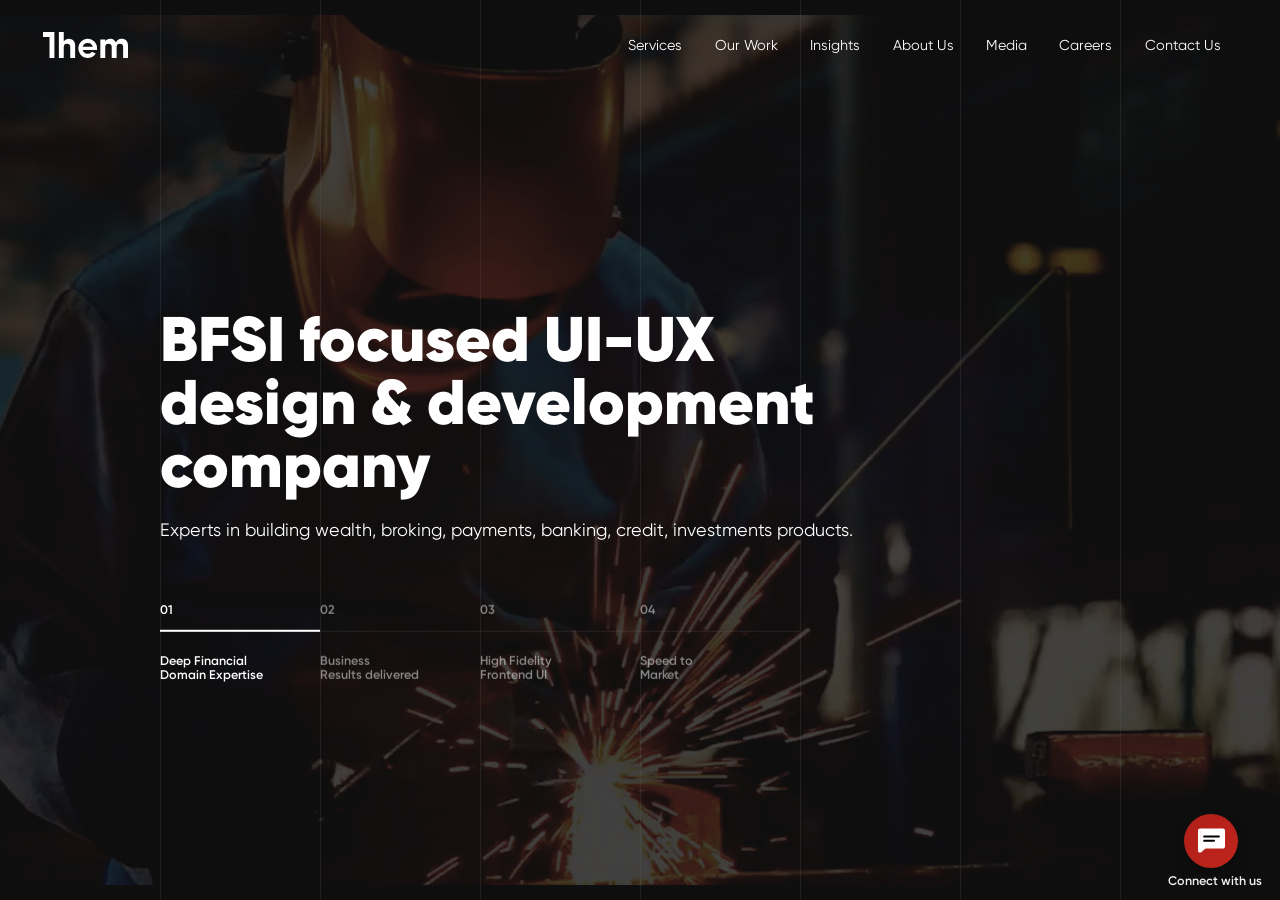
<file: index.html>
<!doctype html>
<html itemscope itemtype="https://them.consulting/">
  <head>
    <meta charset="utf-8" />
    <meta http-equiv="X-UA-Compatible" content="IE=edge" />
    <meta
      name="viewport"
      content="width=device-width, initial-scale=1.0, maximum-scale=1.0, user-scalable=no"
    />
    <!-- Primary Meta Tags -->
    <title>Global UI/UX Design & Development Company | Them Consulting</title>
    <meta
      name="description"
      content="Global UI-UX design and development company specializing in building financial products. With an aim to disrupt the BFSI industry by crafting bleeding-edge experiences. Deep expertise in building wealth, broking, payments, banking, and credit products."
    />
    <link rel="canonical" href="https://them.consulting/" />
    <meta
      name="keywords"
      content="Global UI/UX Design & Development Company | Them Consulting"
    />
    <meta
      name="google-site-verification"
      content="fa0FZX2MF7MAZL35s2yApXsrSXepQZk1R01duNsot3Q"
    />
    <!-- Open Graph / Facebook -->
    <meta property="og:type" content="website" />
    <meta property="og:url" content="https://them.consulting/" />
    <meta
      property="og:title"
      content="Global UI/UX Design & Development Company | Them Consulting"
    />
    <meta
      property="og:description"
      content="Global UI-UX design and development company specializing in building financial products. With an aim to disrupt the BFSI industry by crafting bleeding-edge experiences. Deep expertise in building wealth, broking, payments, banking, and credit products."
    />
    <meta property="og:image" content="assets/images/banner-dummy.jpg" />
    <!-- Twitter -->
    <meta property="twitter:card" content="summary_large_image" />
    <meta property="twitter:url" content="https://them.consulting/" />
    <meta
      property="twitter:title"
      content="Global UI/UX Design & Development Company | Them Consulting"
    />
    <meta
      property="twitter:description"
      content="Global UI-UX design and development company specializing in building financial products. With an aim to disrupt the BFSI industry by crafting bleeding-edge experiences. Deep expertise in building wealth, broking, payments, banking, and credit products."
    />
    <meta property="twitter:image" content="assets/images/banner-dummy.jpg" />
    <!-- Schema -->
    <meta
      itemprop="name"
      content="Global UI/UX Design & Development Company | Them Consulting"
    />
    <meta
      itemprop="description"
      content="Global UI-UX design and development company specializing in building financial products. With an aim to disrupt the BFSI industry by crafting bleeding-edge experiences. Deep expertise in building wealth, broking, payments, banking, and credit products."
    />
    <meta itemprop="image" content="assets/images/banner-dummy.jpg" />
    <!-- Favicon -->
    <link
      rel="shortcut icon"
      href="assets/images/favicon.ico"
      type="image/x-icon"
    />
    <link
      rel="apple-touch-icon"
      sizes="180x180"
      href="assets/images/apple-touch-icon.png"
    />
    <link
      rel="icon"
      type="image/png"
      sizes="32x32"
      href="assets/images/favicon-32x32.png"
    />
    <link
      rel="icon"
      type="image/png"
      sizes="16x16"
      href="assets/images/favicon-16x16.png"
    />
    <!-- css group start -->
    <link rel="stylesheet" href="assets/css/libraries.css" />
    <link rel="stylesheet" type="text/css" href="assets/css/icons.css" />
    <link rel="stylesheet" type="text/css" href="assets/css/custom.css" />
    <link rel="stylesheet" type="text/css" href="assets/css/custom-ds.css" />
    <link
      rel="preload"
      href="assets/fonts/Gilroy-Regular.woff2"
      as="font"
      crossorigin
    />
    <link
      rel="preload"
      href="assets/fonts/Gilroy-Medium.woff2"
      as="font"
      crossorigin
    />
    <link
      rel="preload"
      href="assets/fonts/Gilroy-SemiBold.woff2"
      as="font"
      crossorigin
    />
    <link
      rel="preload"
      href="assets/fonts/Gilroy-Light.woff2"
      as="font"
      crossorigin
    />
    <link
      rel="preload"
      href="assets/fonts/Gilroy-Bold.woff2"
      as="font"
      crossorigin
    />
    <link
      rel="preload"
      href="assets/fonts/Gilroy-Black.woff2"
      as="font"
      crossorigin
    />
    <link rel="manifest" href="manifest.webmanifest" />
    <!-- Global site tag (gtag.js) - Google Analytics -->
    <script
      async
      src="https://www.googletagmanager.com/gtag/js?id=G-CYKT579DC1"
    ></script>
    <script>
      window.dataLayer = window.dataLayer || [];
      function gtag() {
        dataLayer.push(arguments);
      }
      gtag("js", new Date());
      gtag("config", "G-CYKT579DC1");
    </script>
    <!-- css group end -->
    <link
      rel="preload"
      as="video"
      href="assets/videos/banner-video.mp4"
      crossorigin
    />
  </head>

  <body class="pg-dark">
    <h1 class="cm-not-in-page">Them</h1>
    <header>
      <!-- header start -->
      <div class="bs-header">
        <div class="logo-wrap">
          <a href="index.html" class="logo"
            ><img
              class="logo-white"
              src="assets/images/logo.svg"
              alt="Website Logo"
            /><img
              class="logo-black"
              src="assets/images/logo-black.svg"
              alt="Black Logo"
            />
          </a>
        </div>
        <div class="nav-wrap">
          <div class="nav-list-wrap">
            <ul class="nav-list">
              <li class="nav-item nav-item-has-dropdown" data-route="services">
                <div class="nav-link-wrapper">
                  <a href="services.html" class="nav-link">Services</a>
                  <button
                    type="button"
                    class="services-dropdown-toggle"
                    aria-label="Toggle Services Dropdown"
                  >
                    <svg
                      class="arrow-icon"
                      width="10"
                      height="7"
                      viewBox="0 0 12 8"
                      fill="none"
                      xmlns="http://www.w3.org/2000/svg"
                    >
                      <path
                        d="M1 1.5L6 6.5L11 1.5"
                        stroke="currentColor"
                        stroke-width="1.8"
                        stroke-linecap="round"
                        stroke-linejoin="round"
                      />
                    </svg>
                  </button>
                </div>
                <!-- Services Mega Menu Panel -->
                <div class="services-mega-panel">
                  <div class="nav-grid">
                    <div
                      class="nav-grid-links"
                      data-img="assets/images/products/card1.jpg"
                    >
                      <h1>
                        <a href="service-vision-strategy.html"
                          >Vision & Strategy</a
                        >
                      </h1>
                      <a
                        href="service-vision-strategy.html"
                        class="nav-grid-links-subtitle"
                        >Product Strategy</a
                      >
                      <a href="service-vision-strategy.html"
                        >Value Proposition Modelling</a
                      >
                      <a href="service-vision-strategy.html"
                        >Product Envisioning</a
                      >
                      <a href="service-vision-strategy.html">Productization</a>
                      <a href="service-vision-strategy.html">Storytelling</a>
                    </div>

                    <div
                      class="nav-grid-links"
                      data-img="assets/images/products/card3.png"
                    >
                      <h1><a href="service-launch.html">Launch</a></h1>
                      <a href="service-launch.html">Funnel Optimizer</a>
                      <a href="service-launch.html">Growth POD</a>
                      <a href="service-launch.html">Experience Mentorship</a>
                    </div>

                    <div
                      class="nav-grid-links"
                      data-img="assets/images/products/card2.png"
                    >
                      <h1>
                        <a href="service-design-and-develop.html"
                          >Design & Develop</a
                        >
                      </h1>
                      <a href="service-design-and-develop.html">MVP Design</a>
                      <a href="service-design-and-develop.html"
                        >Full UX Design</a
                      >
                      <a href="service-design-and-develop.html"
                        >Digital Transformation</a
                      >
                      <a href="service-design-and-develop.html">UX Testing</a>
                      <a href="service-design-and-develop.html">Plug UX</a>
                    </div>

                    <div
                      class="nav-grid-links"
                      data-img="assets/images/products/card4.jpg"
                    >
                      <h1><a href="service-maintain.html">Maintain</a></h1>
                      <a href="service-maintain.html">Agile UX</a>
                      <a href="service-maintain.html">Metric-Led Design</a>
                      <a href="service-maintain.html">Agile Research</a>
                      <a href="service-maintain.html">UX/CX Audit</a>
                    </div>

                    <div class="nav-grid-image">
                      <a href="services.html">
                        <img
                          id="mega-service-img"
                          src="assets/images/products/card1.jpg"
                          alt="Services"
                        />
                      </a>
                    </div>
                  </div>
                </div>
              </li>
              <li class="nav-item" data-route="work">
                <a href="work.html" class="nav-link">Our work</a>
              </li>
              <li class="nav-item" data-route="insights">
                <a href="insights-perspective.html" class="nav-link"
                  >Insights</a
                >
              </li>
              <li class="nav-item" data-route="about">
                <a href="about-us.html" class="nav-link">About Us</a>
              </li>
              <li class="nav-item" data-route="media">
                <a href="media.html" class="nav-link">Media</a>
              </li>
              <li class="nav-item" data-route="careers">
                <a href="careers.html" class="nav-link">Careers</a>
              </li>
              <li class="nav-item" data-route="contact">
                <a href="contact.html" class="nav-link">Contact Us</a>
              </li>
            </ul>
            <div class="connect-info">
              <ul>
                <li>
                  <a class="mail" href="mailto:hello@them.consulting"
                    >hello@them.consulting</a
                  >
                </li>
                <!-- <li>
                                <a href="tel:+919892257629" class="tel">+91 9892257629</a>
                            </li> -->
              </ul>
            </div>
          </div>
        </div>

        <button class="menu-btn">
          <span class="menu-line"></span>
          <span class="menu-line"></span>
          <span class="menu-line"></span>
        </button>
      </div>
      <!-- header end -->
    </header>

    <div class="scroll-view" id="scroll-view">
      <main>
        <div class="main">
          <!-- <div class="bs-banner js-set-bg grid-lines cm-block"> -->
          <div class="bs-banner js-set-bg grid-lines">
            <div class="container">
              <div class="banner-cont">
                <div class="banner-head">
                  <h2 class="banner-title cm-mob-hidden">
                    <span
                      class="cm-line-break cm-mob-inline titleReveal wow"
                      data-wow-duration="0.8s"
                      >BFSI focused UI-UX</span
                    >
                    <span
                      class="cm-line-break cm-mob-inline titleReveal wow"
                      data-wow-duration="0.8s"
                      data-wow-delay="0.1s"
                      >design & development</span
                    >
                    <span
                      class="cm-line-break cm-mob-inline titleReveal wow"
                      data-wow-duration="0.8s"
                      data-wow-delay="0.2s"
                      >company</span
                    >
                  </h2>
                  <h2 class="banner-title cm-mob-display">
                    <span
                      class="cm-line-break titleReveal wow"
                      data-wow-duration="0.8s"
                      >BFSI focused</span
                    >
                    <span
                      class="cm-line-break titleReveal wow"
                      data-wow-duration="0.8s"
                      data-wow-delay="0.1s"
                      >UI-UX</span
                    >
                    <span
                      class="cm-line-break titleReveal wow"
                      data-wow-duration="0.8s"
                      data-wow-delay="0.2s"
                      >design & development</span
                    >
                    <span
                      class="cm-line-break titleReveal wow"
                      data-wow-duration="0.8s"
                      data-wow-delay="0.3s"
                      >company</span
                    >
                    <!-- <span class="cm-line-break titleReveal wow" data-wow-duration="0.8s"
                                        data-wow-delay="0.4s">development</span>
                                    <span class="cm-line-break titleReveal wow" data-wow-duration="0.8s"
                                        data-wow-delay="0.5s">Company</span> -->
                  </h2>
                  <p
                    class="desc wow fadeIn"
                    data-wow-duration="0.8s"
                    data-wow-delay="0.6s"
                  >
                    Experts in building wealth, broking, payments, banking,
                    credit, investments products.
                  </p>
                </div>
                <div
                  class="video-data wow fadeReveal"
                  data-wow-offset="-200"
                  data-wow-duration="0.8s"
                  data-wow-delay="1.2s"
                >
                  <ul class="list">
                    <li class="item">
                      <div
                        class="mod-num-info"
                        data-vidstart="0"
                        data-vidend="3"
                      >
                        <span class="num">01</span>
                        <div class="info-wrap">
                          <strong class="info-title">
                            <span class="cm-line-break">Deep Financial</span>
                            <span class="cm-line-break">Domain Expertise</span>
                          </strong>
                        </div>
                        <span class="line-duration"></span>
                      </div>
                    </li>
                    <li class="item">
                      <div
                        class="mod-num-info"
                        data-vidstart="3"
                        data-vidend="6"
                      >
                        <span class="num">02</span>
                        <div class="info-wrap">
                          <strong class="info-title">
                            <span class="cm-line-break">Business</span>
                            <span class="cm-line-break">Results delivered</span>
                          </strong>
                        </div>
                        <span class="line-duration"></span>
                      </div>
                    </li>
                    <li class="item">
                      <div
                        class="mod-num-info"
                        data-vidstart="6"
                        data-vidend="9"
                      >
                        <span class="num">03</span>
                        <div class="info-wrap">
                          <strong class="info-title">
                            <span class="cm-line-break">High Fidelity</span>
                            <span class="cm-line-break">Frontend UI</span>
                          </strong>
                        </div>
                        <span class="line-duration"></span>
                      </div>
                    </li>
                    <li class="item">
                      <div
                        class="mod-num-info"
                        data-vidstart="9"
                        data-vidend="12"
                      >
                        <span class="num">04</span>
                        <div class="info-wrap">
                          <strong class="info-title">
                            <span class="cm-line-break">Speed to</span
                            ><span class="cm-line-break">Market</span>
                          </strong>
                        </div>
                        <span class="line-duration"></span>
                      </div>
                    </li>
                  </ul>
                </div>
                <div class="img-wrap">
                  <img
                    src="assets/images/banner-dummy.jpg"
                    alt="Dummy Banner Image"
                    class="js-fetch-src"
                  />
                </div>
              </div>
            </div>
            <div class="video-wrap">
              <video
                class="js-video-fetch"
                id="video-slide"
                data-src="assets/videos/hero.mp4"
                data-mbsrc="assets/videos/hero-sm.mp4"
                src=""
                autoplay
                playsinline
                loop
                muted
                preload="auto"
              ></video>
            </div>
          </div>

          <section>
            <div class="bs-section bs-clients">
              <style>
                .bs-clients .c-item img {
                  max-height: 8.5rem !important;
                  max-width: 92% !important;
                  width: auto !important;
                  height: auto !important;
                  object-fit: contain !important;
                  filter: grayscale(100%);
                  -webkit-filter: grayscale(100%);
                }
                .bs-clients .c-item,
                .bs-clients .c-logo-grp .c-logo-item:nth-child(even) .c-item {
                  padding: 1.8rem 1.2rem !important;
                }
                @media (max-width: 1024px) {
                  .bs-clients .c-item img {
                    max-height: 7.5rem !important;
                  }
                  .bs-clients .c-item,
                  .bs-clients .c-logo-grp .c-logo-item:nth-child(even) .c-item {
                    padding: 1.5rem 1rem !important;
                  }
                }
                @media (max-width: 768px) {
                  .bs-clients .c-logo-grp {
                    display: flex !important;
                    flex-wrap: wrap !important;
                    justify-content: center !important;
                    align-items: center !important;
                    width: 100% !important;
                    margin: 0 auto !important;
                    padding: 0 !important;
                  }
                  .bs-clients .c-logo-grp .c-logo-item {
                    display: contents !important;
                  }
                  .bs-clients .c-list {
                    display: contents !important;
                  }
                  .bs-clients .c-item,
                  .bs-clients .c-logo-grp .c-logo-item:nth-child(even) .c-item {
                    display: flex !important;
                    align-items: center !important;
                    justify-content: center !important;
                    width: 33.333% !important;
                    height: 90px !important;
                    padding: 8px 6px !important;
                    box-sizing: border-box !important;
                    margin: 0 !important;
                  }
                  .bs-clients .c-item img {
                    max-height: 60px !important;
                    max-width: 90% !important;
                    width: auto !important;
                    height: auto !important;
                    object-fit: contain !important;
                    filter: grayscale(100%);
                    -webkit-filter: grayscale(100%);
                  }
                }
                @media (max-width: 480px) {
                  .bs-clients .c-item,
                  .bs-clients .c-logo-grp .c-logo-item:nth-child(even) .c-item {
                    width: 33.333% !important;
                    height: 80px !important;
                    padding: 6px 4px !important;
                  }
                  .bs-clients .c-item img {
                    max-height: 52px !important;
                    max-width: 92% !important;
                  }
                }
              </style>
              <div class="container">
                <div class="sec-cont">
                  <ul class="c-logo-grp">
                    <li class="c-logo-item">
                      <ul class="c-list">
                        <li class="c-item">
                          <img
                            src="assets/images/clients/c1.png"
                            alt="PayU Logo"
                          />
                        </li>
                        <li class="c-item">
                          <img
                            src="assets/images/clients/c2.png"
                            alt="Motilal Oswal Logo"
                          />
                        </li>
                        <li class="c-item">
                          <img
                            src="assets/images/clients/c3.png"
                            alt="NPCI logo"
                          />
                        </li>
                        <li class="c-item">
                          <img
                            src="assets/images/clients/c4.png"
                            alt="NSE Sustainability Ratings Analytics Logo"
                          />
                        </li>
                        <li class="c-item">
                          <img
                            src="assets/images/clients/nse1.png"
                            alt="ICICI Bank Logo"
                          />
                        </li>
                        <li class="c-item">
                          <img
                            src="assets/images/clients/c6.png"
                            alt="DotPe Logo"
                          />
                        </li>
                      </ul>
                    </li>

                    <li class="c-logo-item">
                      <ul class="c-list">
                        <li class="c-item">
                          <img
                            src="assets/images/clients/c7.png"
                            alt="RXIL Logo"
                          />
                        </li>
                        <li class="c-item">
                          <img
                            src="assets/images/clients/c8.png"
                            alt="NSE Indices Logo"
                          />
                        </li>
                        <li class="c-item">
                          <img
                            src="assets/images/clients/c9.png"
                            alt="NSE Cogencis Logo"
                          />
                        </li>
                        <li class="c-item">
                          <img
                            src="assets/images/clients/c10.png"
                            alt="IIFL Logo"
                          />
                        </li>
                        <li class="c-item">
                          <img
                            src="assets/images/clients/c11.png"
                            alt="SBM Logo"
                          />
                        </li>
                        <li class="c-item">
                          <img
                            src="assets/images/clients/c12.png"
                            alt="63 Moons Logo"
                          />
                        </li>
                        <li class="c-item">
                          <img
                            src="assets/images/clients/c13.png"
                            alt="Wibmo Logo"
                          />
                        </li>
                      </ul>
                    </li>

                    <li class="c-logo-item">
                      <ul class="c-list">
                        <li class="c-item">
                          <img
                            src="assets/images/clients/c14.png"
                            alt="Wealth Desk Logo"
                          />
                        </li>
                        <li class="c-item">
                          <img
                            src="assets/images/clients/c15.png"
                            alt="Enlite Logo"
                          />
                        </li>
                        <li class="c-item">
                          <img
                            src="assets/images/clients/yes.png"
                            alt="Credit Access Logo"
                          />
                        </li>
                        <li class="c-item">
                          <img
                            src="assets/images/clients/aa.png"
                            alt="Amazon Pay Logo"
                          />
                        </li>
                        <li class="c-item">
                          <img
                            src="assets/images/clients/c18.png"
                            alt="ICICI Foundation Logo"
                          />
                        </li>
                        <li class="c-item">
                          <img
                            src="assets/images/clients/c19.png"
                            alt="Arthur D Little Logo"
                          />
                        </li>
                      </ul>
                    </li>

                    <li class="c-logo-item">
                      <ul class="c-list">
                        <li class="c-item">
                          <img
                            src="assets/images/clients/c20.png"
                            alt="Client Logo"
                          />
                        </li>
                        <li class="c-item">
                          <img
                            src="assets/images/clients/c21.png"
                            alt="Client Logo"
                          />
                        </li>
                        <li class="c-item">
                          <img
                            src="assets/images/clients/c22.png"
                            alt="Client Logo"
                          />
                        </li>
                        <li class="c-item">
                          <img
                            src="assets/images/clients/c23.png"
                            alt="Client Logo"
                          />
                        </li>
                        <li class="c-item">
                          <img
                            src="assets/images/clients/c24.png"
                            alt="Client Logo"
                          />
                        </li>
                        <li class="c-item">
                          <img
                            src="assets/images/clients/c25.png"
                            alt="Client Logo"
                          />
                        </li>
                        <li class="c-item">
                          <img
                            src="assets/images/clients/c26.png"
                            alt="Client Logo"
                          />
                        </li>
                      </ul>
                    </li>
                  </ul>
                </div>
              </div>
            </div>
          </section>

          <!-- <section>
            <div class="bs-section bs-innovation">
              <div class="container">
                <div class="sec-head">
                  <h2 class="cm-title">
                    <span
                      class="cm-line-break titleReveal wow"
                      data-wow-duration="0.8s"
                      data-wow-offset="0"
                      data-wow-delay="0.1s"
                      >We are in the business</span
                    >
                    <span
                      class="cm-line-break titleReveal wow"
                      data-wow-duration="0.8s"
                      data-wow-offset="0"
                      data-wow-delay="0.2s"
                      >of product innovation</span
                    >
                    <span
                      class="cm-line-break titleReveal wow"
                      data-wow-duration="0.8s"
                      data-wow-offset="0"
                      data-wow-delay="0.3s"
                      >and transformation</span
                    >
                  </h2>
                </div>
                <div class="sec-cont">
                  <p
                    class="desc wow fadeIn"
                    data-wow-duration="0.8s"
                    data-wow-offset="0"
                    data-wow-delay="0.5s"
                  >
                    In the disruption economy, unique & disruptive experiences/
                    models are key for modern organizations to differentiate &
                    succeed. The rate of change in customer behavior in the
                    disruption economy is fast and has only accelerated with
                    additional global events.
                  </p>
                  <p
                    class="desc wow fadeIn"
                    data-wow-duration="0.8s"
                    data-wow-offset="0"
                    data-wow-delay="0.5s"
                  >
                    Companies need to transform their products & services and do
                    it fast to survive. We get this and are geared to help
                    companies get there with rapidity and accuracy.
                  </p>
                </div>
                <div class="infography-container js-set-bg">
                  <img
                    src="assets/images/innovation-bg1.jpg"
                    class="js-fetch-src"
                    alt="Innovation Background Image 1"
                  />
                </div>
              </div>
            </div>
          </section> -->

          <section>
            <section class="home-page-hero">
              <div class="container">
                <div class="home-grid">
                  <h1
                    class="titleReveal wow"
                    data-wow-duration="0.8s"
                    data-wow-offset="0"
                    data-wow-delay="0.1s"
                  >
                    Transforming Businesses Through Digital Experiences
                  </h1>
                  <p
                    class="wow fadeIn"
                    data-wow-duration="0.8s"
                    data-wow-offset="20"
                    data-wow-delay="0.3s"
                  >
                    Our team regularly publishes thought leadership articles
                    covering the latest trends in UI/UX, digital transformation,
                    accessibility, user research, and emerging design
                    technologies.
                  </p>
                </div>

                <div
                  class="cards-gap wow fadeReveal"
                  data-wow-duration="1s"
                  data-wow-offset="20"
                  data-wow-delay="0.4s"
                >
                  <div class="home-cards">
                    <!-- Slot 1 (Large Card - Active) -->
                    <div
                      class="home-card home-card-large"
                      id="home-card-slot-1"
                    >
                      <div class="home-card-image">
                        <img
                          id="slot-1-img"
                          src="assets/images/card1.jpg"
                          alt="AI UX & Service Design"
                        />
                      </div>

                      <div class="home-card-content">
                        <h3 id="slot-1-title">AI UX & Service Design</h3>

                        <p id="slot-1-desc">
                          Blend human creativity with AI to accelerate user
                          journeys, wireframes, prototypes, content, and design
                          exploration without compromising quality.
                        </p>

                        <ul id="slot-1-list">
                          <li>Revamp 30K+ links with AI</li>
                          <li>Audit, optimize & restructure content</li>
                        </ul>
                      </div>
                    </div>

                    <!-- Slot 2 (Small Card - Preview) -->
                    <div
                      class="home-card home-card-small"
                      id="home-card-slot-2"
                    >
                      <div class="home-card-image">
                        <img
                          id="slot-2-img"
                          src="assets/images/card2.jpg"
                          alt="Next-Gen Credit Card Experiences"
                        />
                      </div>

                      <div class="home-card-content">
                        <h3 id="slot-2-title">
                          Next-Gen Credit Card Experiences
                        </h3>

                        <p id="slot-2-desc">
                          Creating intelligent, customer-centric credit card
                          experiences that seamlessly blend personalization,
                          engagement, and digital innovation.
                        </p>

                        <ul id="slot-2-list">
                          <li>
                            Crafted data-driven experiences that adapt to
                            individual behaviors
                          </li>
                          <li>
                            Introduced conversational interactions and a modern
                            design language
                          </li>
                        </ul>
                      </div>
                    </div>

                    <!-- Slot 3 (Small Card - Preview) -->
                    <div
                      class="home-card home-card-small"
                      id="home-card-slot-3"
                    >
                      <div class="home-card-image">
                        <img
                          id="slot-3-img"
                          src="assets/images/card3.jpg"
                          alt="Digital Transformation & UX"
                        />
                      </div>

                      <div class="home-card-content">
                        <h3 id="slot-3-title">
                          Investing Beyond the Listed Market
                        </h3>

                        <p id="slot-3-desc">
                          Reimagined unlisted investing with a modern,
                          personalised experience that makes complex
                          opportunities simple to discover and invest in.
                        </p>

                        <ul id="slot-3-list">
                          <li>
                            Designed a transparent and insight-driven platform
                          </li>
                          <li>
                            Simplified the discovery and evaluation of unlisted
                            shares
                          </li>
                        </ul>
                      </div>
                    </div>

                    <!-- Slot 4 (Small Card - Preview) -->
                    <div
                      class="home-card home-card-small"
                      id="home-card-slot-4"
                    >
                      <div class="home-card-image">
                        <img
                          id="slot-4-img"
                          src="assets/images/card4.png"
                          alt="Digital Transformation & UX"
                        />
                      </div>

                      <div class="home-card-content">
                        <h3 id="slot-4-title">From Brokerage to Super App</h3>

                        <p id="slot-4-desc">
                          Modernized a traditional brokerage platform into a
                          unified ecosystem, bringing multiple financial
                          services together through one seamless, personalized
                          experience.
                        </p>

                        <ul id="slot-4-list">
                          <li>
                            Reimagined traditional workflows with intuitive
                            journeys
                          </li>
                          <li>
                            Established a flexible experience framework and
                            design system
                          </li>
                        </ul>
                      </div>
                    </div>
                  </div>
                </div>

                <div
                  class="cards-arrow wow fadeIn"
                  data-wow-duration="0.8s"
                  data-wow-offset="0"
                  data-wow-delay="0.6s"
                >
                  <p class="arrow-btn arrow-left disabled">&larr;</p>
                  <p class="arrow-btn arrow-right">&rarr;</p>
                </div>
              </div>
            </section>
          </section>

          <!-- <section>
            <div
              class="bs-section sec-bg bs-neo grid-lines cm-block sec-scroll"
            >
              <div class="container">
                <div class="sec-head">
                  <h2 class="cm-title typ-white">
                    <span
                      class="cm-line-break titleReveal wow"
                      data-wow-duration="0.8s"
                      data-wow-offset="0"
                      data-wow-delay="0.1s"
                      >Digital Experiences we</span
                    >
                    <span
                      class="cm-line-break titleReveal wow"
                      data-wow-duration="0.8s"
                      data-wow-delay="0.2s"
                      >are Building</span
                    >
                  </h2>
                </div>
                <div class="sec-cont">
                  <div
                    class="swiper-container slideReveal wow"
                    data-wow-duration="1.2s"
                    data-wow-offset="20"
                    data-wow-delay="0.3s"
                    id="neo-exp"
                  >
                    <div class="swiper-wrapper">
                      <div class="swiper-slide">
                        <div class="mod-num-info">
                          <span class="num">01</span>
                          <div class="info-wrap">
                            <strong class="info-title">
                              <span class="cm-line-break cm-mob-inline"
                                >Revamp offering & digital</span
                              >
                              <span class="cm-line-break cm-mob-inline"
                                >selling</span
                              ></strong
                            >
                            <p class="info-desc">
                              We help to reimagine and restructure how your
                              company offering is connected to your customers
                            </p>
                          </div>
                        </div>
                      </div>
                      <div class="swiper-slide">
                        <div class="mod-num-info">
                          <span class="num">02</span>
                          <div class="info-wrap">
                            <strong class="info-title"
                              ><span class="cm-line-break cm-mob-inline"
                                >Gamified engagement </span
                              ><span class="cm-line-break cm-mob-inline"
                                >through WhatsApp & thin</span
                              >
                              <span class="cm-line-break cm-mob-inline"
                                >web apps</span
                              ></strong
                            >
                            <p class="info-desc">
                              Engaging customers with game mechanics through
                              high interaction channels such as whatsapp to
                              create thin but effective interactions
                            </p>
                          </div>
                        </div>
                      </div>
                      <div class="swiper-slide">
                        <div class="mod-num-info">
                          <span class="num">03</span>
                          <div class="info-wrap">
                            <strong class="info-title"
                              ><span class="cm-line-break">Hybrid</span
                              ><span class="cm-line-break">Stores</span></strong
                            >
                            <p class="info-desc">
                              Pushing physical stores forward with merged
                              digital experiences that bring in process
                              disruption
                            </p>
                          </div>
                        </div>
                      </div>
                      <div class="swiper-slide">
                        <div class="mod-num-info">
                          <span class="num">04</span>
                          <div class="info-wrap">
                            <strong class="info-title"
                              ><span class="cm-line-break cm-mob-inline"
                                >Full servicing through </span
                              ><span class="cm-line-break cm-mob-inline"
                                >WhatsApp</span
                              ></strong
                            >
                            <p class="info-desc">
                              Building new age servicing experience for
                              companies to satisfy customers entirely through
                              WhatsApp
                            </p>
                          </div>
                        </div>
                      </div>
                      <div class="swiper-slide">
                        <div class="mod-num-info">
                          <span class="num">05</span>
                          <div class="info-wrap">
                            <strong class="info-title"
                              ><span class="cm-line-break cm-mob-inline"
                                >Multi-channel onboarding </span
                              ><span class="cm-line-break cm-mob-inline"
                                >for real behavior</span
                              ></strong
                            >
                            <p class="info-desc">
                              We help onboard customers through building
                              experiences around real behavior and how
                              multi-channels are being used in tandem
                            </p>
                          </div>
                        </div>
                      </div>
                      <div class="swiper-slide">
                        <div class="mod-num-info">
                          <span class="num">06</span>
                          <div class="info-wrap">
                            <strong class="info-title"
                              ><span class="cm-line-break cm-mob-inline"
                                >Thin & sharable digital </span
                              ><span class="cm-line-break cm-mob-inline"
                                >storefront</span
                              ></strong
                            >
                            <p class="info-desc">
                              Innovative thin storefronts through interactive
                              pdf or pwa which are shareable and are
                              contextually aware
                            </p>
                          </div>
                        </div>
                      </div>
                      <div class="swiper-slide">
                        <div class="mod-num-info">
                          <span class="num">07</span>
                          <div class="info-wrap">
                            <strong class="info-title"
                              ><span class="cm-line-break cm-mob-inline"
                                >Payment layers for any
                              </span>
                              <span class="cm-line-break cm-mob-inline"
                                >usage, context, or
                              </span>
                              <span class="cm-line-break cm-mob-inline"
                                >model behavior</span
                              >
                            </strong>
                            <p class="info-desc">
                              Modular payment surfaces that support a variety of
                              payment experiences on various channels
                            </p>
                          </div>
                        </div>
                      </div>
                      <div class="swiper-slide">
                        <div class="mod-num-info">
                          <span class="num">08</span>
                          <div class="info-wrap">
                            <strong class="info-title"
                              ><span class="cm-line-break cm-mob-inline"
                                >Digital management for </span
                              ><span class="cm-line-break cm-mob-inline"
                                >stores</span
                              ></strong
                            >
                            <p class="info-desc">
                              Bring in process sharpness with digital store
                              management experiences that are built with strong
                              focus on understanding & improving staff
                              conditions
                            </p>
                          </div>
                        </div>
                      </div>
                      <div class="swiper-slide">
                        <div class="mod-num-info">
                          <span class="num">09</span>
                          <div class="info-wrap">
                            <strong class="info-title"
                              ><span class="cm-line-break cm-mob-inline"
                                >Engage, upsell, re-engage
                              </span>
                              <span class="cm-line-break cm-mob-inline"
                                >with psychology powered</span
                              >
                              <span class="cm-line-break cm-mob-inline"
                                >digital experiences</span
                              >
                            </strong>
                            <p class="info-desc">
                              Bring in process sharpness with digital store
                              management experiences that are built with a
                              strong focus on understanding & improving staff
                              conditions
                            </p>
                          </div>
                        </div>
                      </div>
                      <div class="swiper-slide">
                        <div class="mod-num-info">
                          <span class="num">10</span>
                          <div class="info-wrap">
                            <strong class="info-title"
                              ><span class="cm-line-break cm-mob-inline"
                                >Digital advisory driven sales
                              </span>
                            </strong>
                            <p class="info-desc">
                              Applied psychology powered experiences that drive
                              upsell or other KPIs
                            </p>
                          </div>
                        </div>
                      </div>
                    </div>
                    <div class="swiper-navigation-wrap">
                      <div class="swiper-button-prev">
                        <span class="icon icon-left-arrow"></span>
                      </div>
                      <div class="swiper-button-next">
                        <span class="icon icon-right-arrow"></span>
                      </div>
                    </div>
                  </div>
                </div>
              </div>
              <div class="swiper-container bg-img-swiper" id="bg-switch">
                <div class="swiper-wrapper">
                  <div class="swiper-slide">
                    <div class="img-wrap js-set-bg">
                      <img
                        src="assets/images/neo-bg-1.jpg"
                        alt="Neo Background Image"
                        class="js-fetch-src"
                      />
                    </div>
                  </div>
                  <div class="swiper-slide">
                    <div class="img-wrap js-set-bg">
                      <img
                        src="assets/images/neo-bg-2.jpg"
                        alt="Neo Background Image 2"
                        class="js-fetch-src"
                      />
                    </div>
                  </div>
                  <div class="swiper-slide">
                    <div class="img-wrap js-set-bg">
                      <img
                        src="assets/images/neo-bg-3.jpg"
                        alt="Neo Background Image 3"
                        class="js-fetch-src"
                      />
                    </div>
                  </div>
                  <div class="swiper-slide">
                    <div class="img-wrap js-set-bg">
                      <img
                        src="assets/images/neo-bg-4.jpg"
                        alt="Neo Background Image 4"
                        class="js-fetch-src"
                      />
                    </div>
                  </div>
                  <div class="swiper-slide">
                    <div class="img-wrap js-set-bg">
                      <img
                        src="assets/images/neo-bg-5.jpg"
                        alt="Neo Background Image 5"
                        class="js-fetch-src"
                      />
                    </div>
                  </div>
                  <div class="swiper-slide">
                    <div class="img-wrap js-set-bg">
                      <img
                        src="assets/images/neo-bg-6.jpg"
                        alt="neo"
                        class="js-fetch-src"
                      />
                    </div>
                  </div>
                  <div class="swiper-slide">
                    <div class="img-wrap js-set-bg">
                      <img
                        src="assets/images/neo-bg-7.jpg"
                        alt="Neo Background Image 7"
                        class="js-fetch-src"
                      />
                    </div>
                  </div>
                  <div class="swiper-slide">
                    <div class="img-wrap js-set-bg">
                      <img
                        src="assets/images/neo-bg-8.jpg"
                        alt="Neo Background Image 8"
                        class="js-fetch-src"
                      />
                    </div>
                  </div>
                  <div class="swiper-slide">
                    <div class="img-wrap js-set-bg">
                      <img
                        src="assets/images/neo-bg-9.jpg"
                        alt="Neo Background Image 9"
                        class="js-fetch-src"
                      />
                    </div>
                  </div>
                  <div class="swiper-slide">
                    <div class="img-wrap js-set-bg">
                      <img
                        src="assets/images/neo-bg-10.jpg"
                        alt="Neo Background Image 10"
                        class="js-fetch-src"
                      />
                    </div>
                  </div>
                </div>
              </div>
            </div>
          </section> -->

          <!-- <section>
            <div class="bs-section bs-service">
              <div class="container">
                <div class="sec-head">
                  <h2 class="cm-title">
                    <span
                      class="cm-line-break titleReveal test2 wow"
                      data-wow-duration="0.8s"
                      data-wow-offset="0"
                      data-wow-delay="0.1s"
                      >Product &amp; Service</span
                    >
                    <span
                      class="cm-line-break titleReveal wow"
                      data-wow-duration="0.8s"
                      data-wow-offset="0"
                      data-wow-delay="0.2s"
                      >experience capabilities</span
                    >
                  </h2>
                  <p
                    class="desc wow fadeIn"
                    data-wow-duration="0.8s"
                    data-wow-offset="20"
                    data-wow-delay="0.3s"
                  >
                    From idea to launch, we strategize, build, and design
                    comprehensive experiences from start to finish.
                  </p>
                </div>
                <div class="sec-cont">
                  <ul class="card-list">
                    <li class="card-item">
                      <div
                        class="mod-infography-card wow fadeReveal"
                        data-wow-duration="0.8s"
                        data-wow-offset="50"
                        data-wow-delay="0.4s"
                      >
                        <div class="cont-wrap">
                          <h3 class="card-title">
                            <span class="cm-line-break">Vision &amp;</span
                            ><span class="cm-line-break">Strategy</span>
                          </h3>
                          <p class="card-desc">
                            Our innovation process gives shape to your product
                            idea or vision with a clear value proposition,
                            strategy & productized vision of how the product or
                            service would win on business KPIs
                          </p>
                          <a
                            href="service-vision-strategy.html"
                            class="card-link"
                          ></a>
                          <button class="btn btn-icon">
                            <span class="icon icon-right-arrow"></span>
                          </button>
                        </div>
                        <span class="symbol-wrap symbol_4"></span>
                      </div>
                    </li>
                    <li class="card-item">
                      <div
                        class="mod-infography-card wow fadeReveal"
                        data-wow-duration="0.8s"
                        data-wow-offset="50"
                        data-wow-delay="0.5s"
                      >
                        <div class="cont-wrap">
                          <h3 class="card-title">
                            <span class="cm-line-break">Design & Develop</span>
                          </h3>
                          <p class="card-desc">
                            We believe in business experience design, focusing
                            on the business context, abilities, strategies, and
                            KPIs to build experiences that are unique to each
                            business
                          </p>
                          <a
                            href="service-design-and-develop.html"
                            class="card-link"
                          ></a>
                          <button class="btn btn-icon">
                            <span class="icon icon-right-arrow"></span>
                          </button>
                        </div>
                        <span class="symbol-wrap symbol_5"></span>
                      </div>
                    </li>
                    <li class="card-item">
                      <div
                        class="mod-infography-card wow fadeReveal"
                        data-wow-duration="0.8s"
                        data-wow-offset="20"
                        data-wow-delay="0.4s"
                      >
                        <div class="cont-wrap">
                          <h3 class="card-title">
                            <span class="cm-line-break">Launch</span>
                          </h3>
                          <p class="card-desc">
                            We make product launches successful with a strong
                            focus on the performance funnels tied to core KPIs.
                            We optimize the experience, till it rides over the
                            turbulence and starts smooth growth
                          </p>
                          <a href="service-launch.html" class="card-link"></a>
                          <button class="btn btn-icon">
                            <span class="icon icon-right-arrow"></span>
                          </button>
                        </div>
                        <span class="symbol-wrap symbol_6"></span>
                      </div>
                    </li>
                    <li class="card-item">
                      <div
                        class="mod-infography-card wow fadeReveal"
                        data-wow-duration="0.8s"
                        data-wow-offset="20"
                        data-wow-delay="0.5s"
                      >
                        <div class="cont-wrap">
                          <h3 class="card-title">
                            <span class="cm-line-break">Maintain</span>
                          </h3>
                          <p class="card-desc">
                            We help run product & service experiences at optimal
                            performance through design interventions and
                            rejigging pieces that need to be changed while
                            keeping the aircraft up in the air
                          </p>
                          <a href="service-maintain.html" class="card-link"></a>
                          <button class="btn btn-icon">
                            <span class="icon icon-right-arrow"></span>
                          </button>
                        </div>
                        <span class="symbol-wrap symbol_14"></span>
                      </div>
                    </li>
                  </ul>
                </div>
              </div>
              <div class="infography-container">
                <img
                  src="assets/images/services-t-bg.png"
                  alt="Services Background Image"
                />
              </div>
            </div>
          </section> -->

          <!-- DESKTOP PINNED SECTION (Desktop Only) -->
          <section class="bs-service-section-wrapper d-none d-lg-block">
            <div class="bs-section bs-service bs-service-pinned">
              <div class="container">
                <div class="product-grid-section">
                  <h1 class="product-title">
                    Product &amp; Service experience capabilities
                  </h1>

                  <p class="product-desc">
                    From idea to launch, we strategize, build, and design
                    <span>comprehensive experiences from start to finish.</span>
                  </p>
                </div>

                <!-- Lets Build The Cards  -->
                <div class="cards-view-window">
                  <div class="allProductsCards">
                    <div class="product-cards">
                      <!-- Absolute Positioned Pattern Image -->
                      <img
                        src="assets/images/products/card1.jpg"
                        alt="pattern"
                        class="card-bg-pattern"
                      />

                      <div class="product-inside">
                        <h3 class="product-cards-title">
                          01 <span>Vision & Strategy</span>
                        </h3>
                        <p class="product-cards-desc">
                          The first step is to breathe life into an idea.
                          Shaping the idea into value and then visualizing it,
                          defines how the product will work and succeed on key
                          business measures.
                        </p>
                      </div>
                      <div class="product-inside-grid">
                        <div class="product-another-inside-flex">
                          <span>✦</span>
                          <p>Product Strategy</p>
                        </div>
                        <div class="product-another-inside-flex">
                          <span>✦</span>
                          <p>Value Proposition Modelling</p>
                        </div>
                        <div class="product-another-inside-flex">
                          <span>✦</span>
                          <p>Storytelling</p>
                        </div>
                        <div class="product-another-inside-flex">
                          <span>✦</span>
                          <p>Product Envisioning</p>
                        </div>
                        <div class="product-another-inside-flex">
                          <span>✦</span>
                          <p>Productization</p>
                        </div>
                      </div>

                      <a
                        href="service-vision-strategy.html"
                        class="product-btn"
                      >
                        <p>Know More</p>
                        <p class="arrow">&rarr;</p>
                      </a>
                    </div>

                    <!-- Card 02: Design & Develop -->
                    <div class="product-cards">
                      <img
                        src="assets/images/products/card2.png"
                        alt="pattern"
                        class="card-bg-pattern"
                      />

                      <div class="product-inside">
                        <h3 class="product-cards-title">
                          02 <span>Design & Develop</span>
                        </h3>
                        <p class="product-cards-desc">
                          Our innovation process gives shape to your product
                          idea or vision with a clear value proposition,
                          strategy & productized vision of how the product or
                          service would win on business KPIs
                        </p>
                      </div>
                      <div class="product-inside-grid">
                        <div class="product-another-inside-flex">
                          <span>✦</span>
                          <p>MVP Design</p>
                        </div>
                        <div class="product-another-inside-flex">
                          <span>✦</span>
                          <p>Full UX Design</p>
                        </div>
                        <div class="product-another-inside-flex">
                          <span>✦</span>
                          <p>Digital Transformation</p>
                        </div>
                        <div class="product-another-inside-flex">
                          <span>✦</span>
                          <p>Plug UX</p>
                        </div>
                        <div class="product-another-inside-flex">
                          <span>✦</span>
                          <p>UX Testing</p>
                        </div>
                      </div>

                      <a
                        href="service-design-and-develop.html"
                        class="product-btn"
                      >
                        <p>Know More</p>
                        <p class="arrow">&rarr;</p>
                      </a>
                    </div>

                    <!-- Card 03: Launch -->
                    <div class="product-cards">
                      <img
                        src="assets/images/products/card3.png"
                        alt="pattern"
                        class="card-bg-pattern"
                      />

                      <div class="product-inside">
                        <h3 class="product-cards-title">
                          03 <span>Launch</span>
                        </h3>
                        <p class="product-cards-desc">
                          We rigorously test prototypes and gather user feedback
                          to refine features, ensuring the product meets real
                          user needs and maximizes engagement.
                        </p>
                      </div>
                      <div class="product-inside-grid">
                        <div class="product-another-inside-flex">
                          <span>✦</span>
                          <p>Funnel Optimizer</p>
                        </div>
                        <div class="product-another-inside-flex">
                          <span>✦</span>
                          <p>Growth POD</p>
                        </div>
                        <div class="product-another-inside-flex">
                          <span>✦</span>
                          <p>Experience Mentorship</p>
                        </div>
                      </div>

                      <a href="service-launch.html" class="product-btn">
                        <p>Explore More</p>
                        <p class="arrow">&rarr;</p>
                      </a>
                    </div>

                    <!-- Card 04: Maintain -->
                    <div class="product-cards">
                      <img
                        src="assets/images/products/card4.jpg"
                        alt="pattern"
                        class="card-bg-pattern"
                      />

                      <div class="product-inside">
                        <h3 class="product-cards-title">
                          04 <span>Maintain</span>
                        </h3>
                        <p class="product-cards-desc">
                          We deploy the product to the market, monitor
                          performance metrics, and implement growth strategies
                          to scale user adoption and business impact.
                        </p>
                      </div>
                      <div class="product-inside-grid">
                        <div class="product-another-inside-flex">
                          <span>✦</span>
                          <p>Agile UX</p>
                        </div>
                        <div class="product-another-inside-flex">
                          <span>✦</span>
                          <p>Metric Led Design</p>
                        </div>
                        <div class="product-another-inside-flex">
                          <span>✦</span>
                          <p>Agile Research</p>
                        </div>
                        <div class="product-another-inside-flex">
                          <span>✦</span>
                          <p>UX/CX Audit</p>
                        </div>
                      </div>

                      <a href="service-maintain.html" class="product-btn">
                        <p>Discover More</p>
                        <p class="arrow">&rarr;</p>
                      </a>
                    </div>
                  </div>
                </div>
              </div>
            </div>
          </section>

          <!-- MOBILE & TABLET DEDICATED SERVICE SECTION (VERTICAL STACK) -->
          <section class="mobile-service-carousel-section d-block d-lg-none">
            <div class="container">
              <div class="product-grid-section m-scroll-reveal">
                <h1 class="product-title m-scroll-reveal">
                  Product &amp; Service experience capabilities
                </h1>

                <p class="product-desc m-scroll-reveal">
                  From idea to launch, we strategize, build, and design
                  <span>comprehensive experiences from start to finish.</span>
                </p>
              </div>

              <div class="m-carousel-view-window">
                <div class="m-carousel-cards-track">
                  <!-- Card 01 -->
                  <div class="m-product-card m-scroll-reveal" data-delay="0.1">
                    <img
                      src="assets/images/products/card1.jpg"
                      alt="pattern"
                      class="card-bg-pattern"
                    />

                    <div class="product-inside">
                      <h3 class="product-cards-title">
                        01 <span>Vision &amp; Strategy</span>
                      </h3>
                      <p class="product-cards-desc">
                        The first step is to breathe life into an idea. Shaping
                        the idea into value and then visualizing it, defines how
                        the product will work and succeed on key business
                        measures.
                      </p>
                    </div>
                    <div class="product-inside-grid">
                      <div class="product-another-inside-flex">
                        <span>✦</span>
                        <p>Product Strategy</p>
                      </div>
                      <div class="product-another-inside-flex">
                        <span>✦</span>
                        <p>Value Proposition Modelling</p>
                      </div>
                      <div class="product-another-inside-flex">
                        <span>✦</span>
                        <p>Storytelling</p>
                      </div>
                      <div class="product-another-inside-flex">
                        <span>✦</span>
                        <p>Product Envisioning</p>
                      </div>
                      <div class="product-another-inside-flex">
                        <span>✦</span>
                        <p>Productization</p>
                      </div>
                    </div>

                    <a href="service-vision-strategy.html" class="product-btn">
                      <p>Know More</p>
                      <p class="arrow">&rarr;</p>
                    </a>
                  </div>

                  <!-- Card 02 -->
                  <div class="m-product-card m-scroll-reveal" data-delay="0.2">
                    <img
                      src="assets/images/products/card2.png"
                      alt="pattern"
                      class="card-bg-pattern"
                    />

                    <div class="product-inside">
                      <h3 class="product-cards-title">
                        02 <span>Design &amp; Develop</span>
                      </h3>
                      <p class="product-cards-desc">
                        Our innovation process gives shape to your product idea
                        or vision with a clear value proposition, strategy &amp;
                        productized vision of how the product or service would
                        win on business KPIs
                      </p>
                    </div>
                    <div class="product-inside-grid">
                      <div class="product-another-inside-flex">
                        <span>✦</span>
                        <p>MVP Design</p>
                      </div>
                      <div class="product-another-inside-flex">
                        <span>✦</span>
                        <p>Full UX Design</p>
                      </div>
                      <div class="product-another-inside-flex">
                        <span>✦</span>
                        <p>Digital Transformation</p>
                      </div>
                      <div class="product-another-inside-flex">
                        <span>✦</span>
                        <p>Plug UX</p>
                      </div>
                      <div class="product-another-inside-flex">
                        <span>✦</span>
                        <p>UX Testing</p>
                      </div>
                    </div>

                    <a
                      href="service-design-and-develop.html"
                      class="product-btn"
                    >
                      <p>Know More</p>
                      <p class="arrow">&rarr;</p>
                    </a>
                  </div>

                  <!-- Card 03 -->
                  <div class="m-product-card m-scroll-reveal" data-delay="0.3">
                    <img
                      src="assets/images/products/card3.png"
                      alt="pattern"
                      class="card-bg-pattern"
                    />

                    <div class="product-inside">
                      <h3 class="product-cards-title">
                        03 <span>Launch</span>
                      </h3>
                      <p class="product-cards-desc">
                        We rigorously test prototypes and gather user feedback
                        to refine features, ensuring the product meets real user
                        needs and maximizes engagement.
                      </p>
                    </div>
                    <div class="product-inside-grid">
                      <div class="product-another-inside-flex">
                        <span>✦</span>
                        <p>Funnel Optimizer</p>
                      </div>
                      <div class="product-another-inside-flex">
                        <span>✦</span>
                        <p>Growth POD</p>
                      </div>
                      <div class="product-another-inside-flex">
                        <span>✦</span>
                        <p>Experience Mentorship</p>
                      </div>
                    </div>

                    <a href="service-launch.html" class="product-btn">
                      <p>Explore More</p>
                      <p class="arrow">&rarr;</p>
                    </a>
                  </div>

                  <!-- Card 04 -->
                  <div class="m-product-card m-scroll-reveal" data-delay="0.4">
                    <img
                      src="assets/images/products/card4.jpg"
                      alt="pattern"
                      class="card-bg-pattern"
                    />

                    <div class="product-inside">
                      <h3 class="product-cards-title">
                        04 <span>Maintain</span>
                      </h3>
                      <p class="product-cards-desc">
                        We deploy the product to the market, monitor performance
                        metrics, and implement growth strategies to scale user
                        adoption and business impact.
                      </p>
                    </div>
                    <div class="product-inside-grid">
                      <div class="product-another-inside-flex">
                        <span>✦</span>
                        <p>Agile UX</p>
                      </div>
                      <div class="product-another-inside-flex">
                        <span>✦</span>
                        <p>Metric Led Design</p>
                      </div>
                      <div class="product-another-inside-flex">
                        <span>✦</span>
                        <p>Agile Research</p>
                      </div>
                      <div class="product-another-inside-flex">
                        <span>✦</span>
                        <p>UX/CX Audit</p>
                      </div>
                    </div>

                    <a href="service-maintain.html" class="product-btn">
                      <p>Discover More</p>
                      <p class="arrow">&rarr;</p>
                    </a>
                  </div>
                </div>
              </div>
            </div>
          </section>

          <!-- <section>
            <div
              class="bs-section prlx-view sec-bg prlx-video-full bs-achievement cm-block"
            >
              <div class="sec-cont">
                <h2 class="cm-title typ-white">
                  <strong
                    class="ach-num wow titleReveal"
                    data-wow-duration="0.8s"
                    data-wow-offset="-20"
                    data-wow-delay="0.1s"
                  >
                    <span class="num">150</span>+
                  </strong>
                  <span
                    class="cm-line-break cm-mob-inline titleReveal wow"
                    data-wow-duration="0.8s"
                    data-wow-offset="0"
                    data-wow-delay="0.1s"
                    >Innovation & design programs delivered
                  </span>
                  <span
                    class="cm-line-break cm-mob-inline titleReveal wow"
                    data-wow-duration="0.8s"
                    data-wow-offset="-20"
                    data-wow-delay="0.2s"
                    >across America, South Africa, Asia, and
                  </span>
                  <span
                    class="cm-line-break cm-mob-inline titleReveal wow"
                    data-wow-duration="0.8s"
                    data-wow-offset="-20"
                    data-wow-delay="0.3s"
                    >the Middle East</span
                  >
                </h2>
              </div>
              <div class="prlx-box">
                <video
                  preload="auto"
                  loop=""
                  muted=""
                  autoplay=""
                  playsinline=""
                >
                  <source src="assets/videos/150.mp4" type="video/mp4" />
                </video>
              </div>
            </div>
          </section> -->

          <section>
            <div class="count-section">
              <div class="count-content-section">
                <p class="count">
                  <span
                    class="num wow ach-num"
                    data-wow-duration="0.8s"
                    data-wow-offset="-20"
                    >150</span
                  >
                  <span>+</span>
                </p>
                <h3>
                  Innovate &amp; design program delivered across Asia,<br />
                  <span>America, Europe, Middle east and more</span>
                </h3>
              </div>

              <img
                class="count-earth"
                src="assets/images/moon.png"
                alt="World Map"
              />
            </div>
          </section>

          <section class="more-sapce">
            <div class="bs-section media-home">
              <img src="assets/images/media/g.png" alt="Pattern" />
              <div class="container media-section-home-content">
                <h1
                  class="titleReveal wow"
                  data-wow-duration="1s"
                  data-wow-delay="0.1s"
                >
                  Media
                </h1>
                <div class="media-section-home">
                  <!-- Card 1 -->
                  <div
                    class="media-card-item card-1 fadeReveal wow"
                    data-wow-duration="1s"
                    data-wow-delay="0.2s"
                  >
                    <div class="card-tag">
                      <img
                        src="assets/images/media/logo1.jpg"
                        alt="Hindustan Times"
                      />
                    </div>
                    <img
                      src="assets/images/media/HA card.png"
                      alt="Media Coverage"
                    />

                    <div class="card-overlay-content">
                      <div class="card-text">
                        <h3>
                          RBI's new fraud safety net. What ₹25,000 in
                          compensation really means for digital India
                        </h3>
                      </div>
                      <div class="card-footer">
                        <span class="card-date">July 3, 2026</span>
                        <span class="card-arrow">&rarr;</span>
                      </div>
                    </div>
                  </div>

                  <!-- Card 2 -->
                  <div
                    class="media-card-item card-2 fadeReveal wow"
                    data-wow-duration="1s"
                    data-wow-delay="0.4s"
                  >
                    <div class="card-tag">
                      <img src="assets/images/media/logo2.png" alt="Logo" />
                    </div>
                    <img
                      src="assets/images/core-team/kc.png"
                      alt="Media Coverage"
                    />

                    <div class="card-overlay-content">
                      <div class="card-text">
                        <h3>
                          From Interfaces to Impact: Krishan Gupta's Playbook
                          for BFSI UX
                        </h3>
                      </div>
                      <div class="card-footer">
                        <span class="card-date">3 Oct 2025</span>
                        <span class="card-arrow">&rarr;</span>
                      </div>
                    </div>
                  </div>
                </div>

                <div
                  class="media-home-logo fadeReveal wow"
                  data-wow-duration="1s"
                  data-wow-delay="0.3s"
                >
                  <div class="media-home-logo-track">
                    <img src="assets/images/media/m1.png" alt="Media Partner" />
                    <img src="assets/images/media/m2.png" alt="Media Partner" />
                    <img src="assets/images/media/m3.png" alt="Media Partner" />
                    <img src="assets/images/media/m4.png" alt="Media Partner" />
                    <img src="assets/images/media/m5.png" alt="Media Partner" />
                    <img src="assets/images/media/m6.png" alt="Media Partner" />
                    <img src="assets/images/media/m1.png" alt="Media Partner" />
                    <img src="assets/images/media/m2.png" alt="Media Partner" />
                    <img src="assets/images/media/m3.png" alt="Media Partner" />
                    <img src="assets/images/media/m4.png" alt="Media Partner" />
                    <img src="assets/images/media/m5.png" alt="Media Partner" />
                    <img src="assets/images/media/m6.png" alt="Media Partner" />
                  </div>
                </div>

                <a
                  href="media.html"
                  class="fadeReveal wow"
                  data-wow-duration="1s"
                  data-wow-delay="0.4s"
                >
                  <div class="media-arrow">
                    <p>More Stories</p>
                    <span>&rarr;</span>
                  </div>
                </a>
              </div>
            </div>
          </section>

          <section>
            <div class="bs-section bs-blog shd-padding">
              <div class="container">
                <div class="sec-head">
                  <h2 class="cm-title">
                    <span
                      class="cm-line-break titleReveal wow"
                      data-wow-duration="0.8s"
                      data-wow-offset="0"
                      data-wow-delay="0.1s"
                      >Thought Leadership</span
                    >
                    <span
                      class="cm-line-break titleReveal wow"
                      data-wow-duration="0.8s"
                      data-wow-offset="0"
                      data-wow-delay="0.2s"
                      >in practice</span
                    >
                  </h2>
                  <p
                    class="desc wow fadeIn"
                    data-wow-duration="0.8s"
                    data-wow-offset="20"
                    data-wow-delay="0.4s"
                  >
                    Companies are struggling to build competitive products with
                    fast-changing customers. Archaic product development
                    practices no longer work. Through strategy, road mapping,
                    UX, and development builds, companies are not able to create
                    product & service experiences that are unique and
                    disruptive. We grow our techniques and practices that are
                    especially focused on creating experiences for the
                    fast-changing normal.
                  </p>
                </div>
              </div>
              <div class="sec-cont">
                <div
                  class="swiper-container slideReveal wow"
                  data-wow-duration="1.2s"
                  data-wow-offset="20"
                  data-wow-delay="0.5s"
                  id="img-desc"
                >
                  <div class="swiper-wrapper">
                    <div class="swiper-slide">
                      <a
                        href="#"
                        data-href="stop-building-catalogs.html"
                        class="insight-card js-blog-item"
                      >
                        <div class="insight-card-bg">
                          <img
                            src="assets/images/insights/stop-building-catalogs.png"
                            alt="Stop Building Catalogs. Start Building Experiences."
                          />
                        </div>
                        <div class="insight-card-top-overlay"></div>
                        <div class="insight-card-bottom-overlay"></div>
                        <div class="insight-card-header">
                          <img
                            src="assets/images/insights/logo.jpg"
                            alt="Lisa Ray"
                            class="insight-card-avatar"
                          />
                          <div class="insight-card-meta">
                            <span class="insight-card-author">Them</span>
                            <span class="insight-card-dot">•</span>
                            <span class="insight-card-date">Sept 18, 2026</span>
                          </div>
                        </div>
                        <div class="insight-card-body">
                          <h3 class="insight-card-title">
                            Stop Building Catalogs. Start Building Experiences.
                          </h3>

                          <div class="insight-card-footer">
                            <span class="insight-card-readtime"
                              >Est reading time: 5mins</span
                            >
                            <span class="insight-card-action">&rarr;</span>
                          </div>
                        </div>
                      </a>
                    </div>
                    <div class="swiper-slide">
                      <a
                        href="#"
                        data-href="its-different-but-its-same.html"
                        class="insight-card js-blog-item"
                      >
                        <div class="insight-card-bg">
                          <img
                            src="assets/images/insights/its-different-but-its-same.png"
                            alt="IT'S DIFFERENT but IT'S SAME!"
                          />
                        </div>
                        <div class="insight-card-top-overlay"></div>
                        <div class="insight-card-bottom-overlay"></div>
                        <div class="insight-card-header">
                          <img
                            src="assets/images/insights/logo.jpg"
                            alt="Lisa Ray"
                            class="insight-card-avatar"
                          />
                          <div class="insight-card-meta">
                            <span class="insight-card-author">Them</span>
                            <span class="insight-card-dot">•</span>
                            <span class="insight-card-date">Aug 28, 2026</span>
                          </div>
                        </div>
                        <div class="insight-card-body">
                          <h3 class="insight-card-title">
                            IT'S DIFFERENT but IT'S SAME!
                          </h3>

                          <div class="insight-card-footer">
                            <span class="insight-card-readtime"
                              >Est reading time: 5mins</span
                            >
                            <span class="insight-card-action">&rarr;</span>
                          </div>
                        </div>
                      </a>
                    </div>
                    <div class="swiper-slide">
                      <a
                        href="#"
                        data-href="the-quiet-crisis-in-content.html"
                        class="insight-card js-blog-item"
                      >
                        <div class="insight-card-bg">
                          <img
                            src="assets/images/insights/the-quiet-crisis-in-content.png"
                            alt="The Quiet Crisis in Content"
                          />
                        </div>
                        <div class="insight-card-top-overlay"></div>
                        <div class="insight-card-bottom-overlay"></div>
                        <div class="insight-card-header">
                          <img
                            src="assets/images/insights/logo.jpg"
                            alt="Lisa Ray"
                            class="insight-card-avatar"
                          />
                          <div class="insight-card-meta">
                            <span class="insight-card-author">Them</span>
                            <span class="insight-card-dot">•</span>
                            <span class="insight-card-date">Aug 14, 2026</span>
                          </div>
                        </div>
                        <div class="insight-card-body">
                          <h3 class="insight-card-title">
                            The Quiet Crisis in Content: AI, Shifting User
                            Behavior & the Publication Dilemma
                          </h3>

                          <div class="insight-card-footer">
                            <span class="insight-card-readtime"
                              >Est reading time: 5mins</span
                            >
                            <span class="insight-card-action">&rarr;</span>
                          </div>
                        </div>
                      </a>
                    </div>
                    <div class="swiper-slide">
                      <a
                        href="#"
                        data-href="business-centric-ux-design-fc.html"
                        class="insight-card js-blog-item"
                      >
                        <div class="insight-card-bg">
                          <img
                            src="assets/images/business-centric.jpg"
                            alt="Business-Centric UX Design"
                          />
                        </div>
                        <div class="insight-card-top-overlay"></div>
                        <div class="insight-card-bottom-overlay"></div>
                        <div class="insight-card-header">
                          <img
                            src="assets/images/insights/logo.jpg"
                            alt="Lisa Ray"
                            class="insight-card-avatar"
                          />
                          <div class="insight-card-meta">
                            <span class="insight-card-author">Them</span>
                            <span class="insight-card-dot">•</span>
                            <span class="insight-card-date">July 29, 2026</span>
                          </div>
                        </div>
                        <div class="insight-card-body">
                          <h3 class="insight-card-title">
                            Business-Centric UX Design
                          </h3>

                          <div class="insight-card-footer">
                            <span class="insight-card-readtime"
                              >Est reading time: 5mins</span
                            >
                            <span class="insight-card-action">&rarr;</span>
                          </div>
                        </div>
                      </a>
                    </div>
                    <div class="swiper-slide">
                      <a
                        href="#"
                        data-href="train-your-brain-to-do-ux-design.html"
                        class="insight-card js-blog-item"
                      >
                        <div class="insight-card-bg">
                          <img
                            src="assets/images/train-your-brain-to-do-ux-design.webp"
                            alt="Train Your Brain to do UX design"
                          />
                        </div>
                        <div class="insight-card-top-overlay"></div>
                        <div class="insight-card-bottom-overlay"></div>
                        <div class="insight-card-header">
                          <img
                            src="assets/images/insights/logo.jpg"
                            alt="Lisa Ray"
                            class="insight-card-avatar"
                          />
                          <div class="insight-card-meta">
                            <span class="insight-card-author">Them</span>
                            <span class="insight-card-dot">•</span>
                            <span class="insight-card-date">July 15, 2026</span>
                          </div>
                        </div>
                        <div class="insight-card-body">
                          <h3 class="insight-card-title">
                            Train Your Brain to do UX design
                          </h3>

                          <div class="insight-card-footer">
                            <span class="insight-card-readtime"
                              >Est reading time: 5mins</span
                            >
                            <span class="insight-card-action">&rarr;</span>
                          </div>
                        </div>
                      </a>
                    </div>
                    <div class="swiper-slide">
                      <a
                        href="#"
                        data-href="so-want-to-learn-real-ux.html"
                        class="insight-card js-blog-item"
                      >
                        <div class="insight-card-bg">
                          <img
                            src="assets/images/so-want-to-learn-real-ux.webp"
                            alt="so…Want to Learn Real UX?"
                          />
                        </div>
                        <div class="insight-card-top-overlay"></div>
                        <div class="insight-card-bottom-overlay"></div>
                        <div class="insight-card-header">
                          <img
                            src="assets/images/insights/logo.jpg"
                            alt="Lisa Ray"
                            class="insight-card-avatar"
                          />
                          <div class="insight-card-meta">
                            <span class="insight-card-author">Them</span>
                            <span class="insight-card-dot">•</span>
                            <span class="insight-card-date">July 2, 2026</span>
                          </div>
                        </div>
                        <div class="insight-card-body">
                          <h3 class="insight-card-title">
                            so…Want to Learn Real UX?
                          </h3>

                          <div class="insight-card-footer">
                            <span class="insight-card-readtime"
                              >Est reading time: 5mins</span
                            >
                            <span class="insight-card-action">&rarr;</span>
                          </div>
                        </div>
                      </a>
                    </div>
                    <div class="swiper-slide">
                      <a
                        href="#"
                        data-href="its-true-ui-is-now-a-commodity-skill.html"
                        class="insight-card js-blog-item"
                      >
                        <div class="insight-card-bg">
                          <img
                            src="assets/images/its-true-ui-is-now-a-commodity-skill.webp"
                            alt="It's true: UI is now a commodity skill"
                          />
                        </div>
                        <div class="insight-card-top-overlay"></div>
                        <div class="insight-card-bottom-overlay"></div>
                        <div class="insight-card-header">
                          <img
                            src="assets/images/insights/logo.jpg"
                            alt="Lisa Ray"
                            class="insight-card-avatar"
                          />
                          <div class="insight-card-meta">
                            <span class="insight-card-author">Them</span>
                            <span class="insight-card-dot">•</span>
                            <span class="insight-card-date">June 24, 2026</span>
                          </div>
                        </div>
                        <div class="insight-card-body">
                          <h3 class="insight-card-title">
                            It's true: UI is now a commodity skill
                          </h3>

                          <div class="insight-card-footer">
                            <span class="insight-card-readtime"
                              >Est reading time: 5mins</span
                            >
                            <span class="insight-card-action">&rarr;</span>
                          </div>
                        </div>
                      </a>
                    </div>
                    <div class="swiper-slide">
                      <a
                        href="#"
                        data-href="start-designing-for-excess-management.html"
                        class="insight-card js-blog-item"
                      >
                        <div class="insight-card-bg">
                          <img
                            src="assets/images/start-designing-for-excess-management.webp"
                            alt="Start designing for Excess management"
                          />
                        </div>
                        <div class="insight-card-top-overlay"></div>
                        <div class="insight-card-bottom-overlay"></div>
                        <div class="insight-card-header">
                          <img
                            src="assets/images/insights/logo.jpg"
                            alt="Lisa Ray"
                            class="insight-card-avatar"
                          />
                          <div class="insight-card-meta">
                            <span class="insight-card-author">Them</span>
                            <span class="insight-card-dot">•</span>
                            <span class="insight-card-date">June 12, 2026</span>
                          </div>
                        </div>
                        <div class="insight-card-body">
                          <h3 class="insight-card-title">
                            Start designing for Excess management
                          </h3>

                          <div class="insight-card-footer">
                            <span class="insight-card-readtime"
                              >Est reading time: 5mins</span
                            >
                            <span class="insight-card-action">&rarr;</span>
                          </div>
                        </div>
                      </a>
                    </div>
                    <div class="swiper-slide">
                      <a
                        href="#"
                        data-href="the-illusion-of-design-value-dv.html"
                        class="insight-card js-blog-item"
                      >
                        <div class="insight-card-bg">
                          <img
                            src="assets/images/the-illusion-of-design-value-dv.webp"
                            alt="The illusion of Design Value (DV)…"
                          />
                        </div>
                        <div class="insight-card-top-overlay"></div>
                        <div class="insight-card-bottom-overlay"></div>
                        <div class="insight-card-header">
                          <img
                            src="assets/images/insights/logo.jpg"
                            alt="Lisa Ray"
                            class="insight-card-avatar"
                          />
                          <div class="insight-card-meta">
                            <span class="insight-card-author">Them</span>
                            <span class="insight-card-dot">•</span>
                            <span class="insight-card-date">May 30, 2026</span>
                          </div>
                        </div>
                        <div class="insight-card-body">
                          <h3 class="insight-card-title">
                            The illusion of Design Value (DV)…
                          </h3>

                          <div class="insight-card-footer">
                            <span class="insight-card-readtime"
                              >Est reading time: 5mins</span
                            >
                            <span class="insight-card-action">&rarr;</span>
                          </div>
                        </div>
                      </a>
                    </div>
                    <div class="swiper-slide">
                      <a
                        href="#"
                        data-href="making-usable-design-systems.html"
                        class="insight-card js-blog-item"
                      >
                        <div class="insight-card-bg">
                          <img
                            src="assets/images/making-usable-design-systems.webp"
                            alt="Making Usable Design Systems"
                          />
                        </div>
                        <div class="insight-card-top-overlay"></div>
                        <div class="insight-card-bottom-overlay"></div>
                        <div class="insight-card-header">
                          <img
                            src="assets/images/insights/logo.jpg"
                            alt="Lisa Ray"
                            class="insight-card-avatar"
                          />
                          <div class="insight-card-meta">
                            <span class="insight-card-author">Them</span>
                            <span class="insight-card-dot">•</span>
                            <span class="insight-card-date">May 16, 2026</span>
                          </div>
                        </div>
                        <div class="insight-card-body">
                          <h3 class="insight-card-title">
                            Making Usable Design Systems
                          </h3>

                          <div class="insight-card-footer">
                            <span class="insight-card-readtime"
                              >Est reading time: 5mins</span
                            >
                            <span class="insight-card-action">&rarr;</span>
                          </div>
                        </div>
                      </a>
                    </div>
                    <div class="swiper-slide">
                      <a
                        href="#"
                        data-href="addiction-technology-the-only-winning-product-strategy.html"
                        class="insight-card js-blog-item"
                      >
                        <div class="insight-card-bg">
                          <img
                            src="assets/images/addiction-technology-the-only-winning-product-strategy.webp"
                            alt="‘Addictive Technology’ the Only Winning Product Strategy?"
                          />
                        </div>
                        <div class="insight-card-top-overlay"></div>
                        <div class="insight-card-bottom-overlay"></div>
                        <div class="insight-card-header">
                          <img
                            src="assets/images/insights/logo.jpg"
                            alt="Lisa Ray"
                            class="insight-card-avatar"
                          />
                          <div class="insight-card-meta">
                            <span class="insight-card-author">Them</span>
                            <span class="insight-card-dot">•</span>
                            <span class="insight-card-date"
                              >April 27, 2026</span
                            >
                          </div>
                        </div>
                        <div class="insight-card-body">
                          <h3 class="insight-card-title">
                            ‘Addictive Technology’ the Only Winning Product
                            Strategy?
                          </h3>

                          <div class="insight-card-footer">
                            <span class="insight-card-readtime"
                              >Est reading time: 5mins</span
                            >
                            <span class="insight-card-action">&rarr;</span>
                          </div>
                        </div>
                      </a>
                    </div>
                  </div>
                  <div class="swiper-navigation-wrap bg-light">
                    <div class="swiper-button-prev">
                      <span class="icon icon-left-arrow"></span>
                    </div>
                    <div class="swiper-button-next">
                      <span class="icon icon-right-arrow"></span>
                    </div>
                  </div>
                </div>
              </div>
            </div>
          </section>

          <section>
            <div
              class="bs-section bs-number sec-bg js-set-bg cm-block wow fadeIn"
              data-wow-offset="20"
            >
              <div class="sec-cont">
                <img
                  src="assets/images/number-bg.jpg"
                  alt="Number Background Image"
                  class="js-fetch-src"
                />
                <div class="number-list">
                  <div class="count-desc">
                    <strong class="count"><span class="num">243</span>%</strong>
                    <p class="desc">
                      Jump in conversion rate for new Buyer Journey
                    </p>
                  </div>
                  <div class="count-desc">
                    <strong class="count"><span class="num">35</span>%</strong>
                    <p class="desc">Restaurant orders captured at launch</p>
                  </div>
                  <div class="count-desc">
                    <strong class="count"><span class="num">11</span>M</strong>
                    <p class="desc">
                      Funding won for client through our partnership
                    </p>
                  </div>
                  <div class="count-desc">
                    <strong class="count"><span class="num">72</span>%</strong>
                    <p class="desc">More transactions per user</p>
                  </div>
                  <div class="count-desc">
                    <strong class="count"><span class="num">42</span>%</strong>
                    <p class="desc">
                      Jump in conversion rate for new Buyer Journey
                    </p>
                  </div>
                </div>
                <div class="number-list">
                  <div class="count-desc">
                    <strong class="count"
                      ><span class="num">2.05</span>X</strong
                    >
                    <p class="desc">Non financial transaction / user</p>
                  </div>
                  <div class="count-desc">
                    <strong class="count"><span class="num">18</span>X</strong>
                    <p class="desc">Value of bills paid / user</p>
                  </div>
                  <div class="count-desc">
                    <strong class="count"><span class="num">75</span>M</strong>
                    <p class="desc">Financial transactions / user</p>
                  </div>
                  <div class="count-desc">
                    <strong class="count"><span class="num">2.5</span>X</strong>
                    <p class="desc">IMPS transactions / user</p>
                  </div>
                  <div class="count-desc">
                    <strong class="count"><span class="num">52</span>%</strong>
                    <p class="desc">Faster funds transfers</p>
                  </div>
                  <div class="count-desc">
                    <strong class="count"
                      ><span class="num">2.05</span>X</strong
                    >
                    <p class="desc">Non financial transaction / user</p>
                  </div>
                </div>
                <div class="number-list">
                  <div class="count-desc">
                    <strong class="count"><span class="num">37</span>%</strong>
                    <p class="desc">Faster bill payments</p>
                  </div>
                  <div class="count-desc">
                    <strong class="count"><span class="num">5</span>%</strong>
                    <p class="desc">Faster fixed deposit opening</p>
                  </div>
                  <div class="count-desc">
                    <strong class="count"><span class="num">25</span>%</strong>
                    <p class="desc">Better app ratings for usability</p>
                  </div>
                  <div class="count-desc">
                    <strong class="count"><span class="num">10</span>%</strong>
                    <p class="desc">
                      Better app ratings for perceived app speed
                    </p>
                  </div>
                  <div class="count-desc">
                    <strong class="count"><span class="num">27</span>%</strong>
                    <p class="desc">Faster viewing fixed deposit summary</p>
                  </div>
                </div>
                <div class="number-list">
                  <div class="count-desc">
                    <strong class="count"
                      ><span class="num">2.05</span>X</strong
                    >
                    <p class="desc">Non financial transaction / user</p>
                  </div>
                  <div class="count-desc">
                    <strong class="count"><span class="num">42</span>%</strong>
                    <p class="desc">Faster viewing a/c statement</p>
                  </div>
                  <div class="count-desc">
                    <strong class="count"><span class="num">23</span>%</strong>
                    <p class="desc">Faster a/c balance check</p>
                  </div>
                  <div class="count-desc">
                    <strong class="count"><span class="num">25</span>%</strong>
                    <p class="desc">Faster checking credit card summary</p>
                  </div>
                  <div class="count-desc">
                    <strong class="count"><span class="num">11</span>%</strong>
                    <p class="desc">Better app ratings for design</p>
                  </div>
                </div>
              </div>
            </div>
          </section>

          <!-- <section>
            <div class="bs-section">
              <div class="container">
                <div class="bs-stage-growth wow">
                  <h2 class="cm-title">
                    <span
                      class="cm-line-break titleReveal wow"
                      data-wow-duration="0.8s"
                      data-wow-delay="0.1s"
                      >We help</span
                    >
                    <span
                      class="cm-line-break titleReveal wow"
                      data-wow-duration="0.8s"
                      data-wow-delay="0.2s"
                      >companies</span
                    >
                    <span
                      class="cm-line-break titleReveal wow"
                      data-wow-duration="0.8s"
                      data-wow-delay="0.3s"
                      >at every stage</span
                    >
                  </h2>
                  <div class="step-wrap">
                    <div class="stage-step">
                      <h2 class="step-title">Vision &amp; Strategy</h2>
                      <div class="step-list">
                        <ul>
                          <li class="item">
                            <span> Product Strategy </span>
                          </li>
                          <li class="item">
                            <span> Value Proposition Modelling </span>
                          </li>
                          <li class="item">
                            <span> Product Envisioning </span>
                          </li>
                          <li class="item">
                            <span> Productization </span>
                          </li>
                          <li class="item">
                            <span> Storytelling </span>
                          </li>
                        </ul>
                      </div>
                    </div>
                    <div class="stage-step">
                      <h2 class="step-title">Design & Develop</h2>
                      <div class="step-list">
                        <ul>
                          <li class="item">
                            <span> MVP Design </span>
                          </li>
                          <li class="item">
                            <span> Full UX Design </span>
                          </li>
                          <li class="item">
                            <span>Digital Transformation </span>
                          </li>
                          <li class="item">
                            <span> UX Testing </span>
                          </li>
                          <li class="item">
                            <span> Plug UX </span>
                          </li>
                        </ul>
                      </div>
                    </div>
                    <div class="stage-step">
                      <h2 class="step-title">Launch</h2>
                      <div class="step-list">
                        <ul>
                          <li class="item">
                            <span> Funnel Optimizer </span>
                          </li>
                          <li class="item">
                            <span> Growth Pod </span>
                          </li>
                          <li class="item">
                            <span>Experience Mentorship </span>
                          </li>
                        </ul>
                      </div>
                    </div>
                    <div class="stage-step">
                      <h2 class="step-title">Maintain</h2>
                      <div class="step-list">
                        <ul>
                          <li class="item">
                            <span> Agile UX </span>
                          </li>
                          <li class="item">
                            <span> Metric-Led Design </span>
                          </li>
                          <li class="item">
                            <span> Agile Research </span>
                          </li>
                          <li class="item">
                            <span> UX/CX Audit </span>
                          </li>
                        </ul>
                      </div>
                    </div>
                  </div>
                </div>
              </div>
            </div>
          </section> -->

          <!-- <section>
            <div class="bs-section bs-advantage sec-bg cm-block">
              <div class="container">
                <div class="sec-head">
                  <h2 class="cm-title">
                    <span
                      class="cm-line-break titleReveal wow"
                      data-wow-duration="0.8s"
                      data-wow-delay="0.1s"
                      >Our</span
                    >
                    <span
                      class="cm-line-break titleReveal wow"
                      data-wow-duration="0.8s"
                      data-wow-delay="0.2s"
                      >Advantages</span
                    >
                  </h2>
                </div>
                <div class="sec-cont">
                  <div
                    class="advtg-wrap wow fadeIn"
                    data-wow-duration="0.8s"
                    data-wow-delay="0.3s"
                  >
                    <div class="advtg-tabs js-tab">
                      <div class="tab-links">
                        <ul>
                          <li class="nav-item active" data-link="tab1">
                            <div class="mod-title-desc">
                              <h3 class="title">
                                <span class="cm-line-break">Create a </span>
                                <span class="cm-line-break">Vision</span>
                              </h3>
                            </div>
                          </li>
                          <li class="nav-item" data-link="tab2">
                            <div class="mod-title-desc">
                              <h3 class="title">
                                <span class="cm-line-break"
                                  >Thin Product Strategies</span
                                >
                                <span class="cm-line-break"
                                  >&amp; value proposition</span
                                >
                              </h3>
                            </div>
                          </li>
                          <li class="nav-item" data-link="tab3">
                            <div class="mod-title-desc">
                              <h3 class="title">
                                <span class="cm-line-break"
                                  >Business Experience
                                </span>
                                <span class="cm-line-break">Design</span>
                              </h3>
                            </div>
                          </li>
                          <li class="nav-item" data-link="tab4">
                            <div class="mod-title-desc">
                              <h3 class="title">
                                <span class="cm-line-break"
                                  >Rapid Design Build
                                </span>
                                <span class="cm-line-break"
                                  >&amp; Faster GTM</span
                                >
                              </h3>
                            </div>
                          </li>
                        </ul>
                      </div>
                      <div class="tab-content">
                        <div class="tab-pane active" id="tab1">
                          <div class="mod-infography-card fadeReveal">
                            <div class="cont-wrap">
                              <h3 class="card-title">
                                <span class="cm-line-break">Digital</span
                                ><span class="cm-line-break"
                                  >Transformation</span
                                >
                              </h3>
                              <p class="card-desc">
                                Reimagine and revamp and existing digital
                                product or service
                              </p>
                              <a
                                href="service-design-and-develop.html"
                                class="card-link"
                              ></a>
                              <button class="btn btn-icon">
                                <span class="icon icon-right-arrow"></span>
                              </button>
                            </div>
                            <span class="symbol-wrap symbol_8"></span>
                          </div>
                          <div class="mod-infography-card fadeReveal">
                            <div class="cont-wrap">
                              <h3 class="card-title">
                                <span class="cm-line-break">Product</span
                                ><span class="cm-line-break">Envisioning</span>
                              </h3>
                              <p class="card-desc">
                                Visualize your product idea for stakeholders,
                                partners & investors
                              </p>
                              <a
                                href="service-vision-strategy.html"
                                class="card-link"
                              ></a>
                              <button class="btn btn-icon">
                                <span class="icon icon-right-arrow"></span>
                              </button>
                            </div>
                            <span class="symbol-wrap symbol_19"></span>
                          </div>
                        </div>
                        <div class="tab-pane" id="tab2">
                          <div class="mod-infography-card">
                            <div class="cont-wrap">
                              <h3 class="card-title">
                                <span class="cm-line-break">Product</span
                                ><span class="cm-line-break">Strategy</span>
                              </h3>
                              <p class="card-desc">
                                Build a responsive strategy to create product
                                defensibility
                              </p>
                              <a
                                href="service-vision-strategy.html"
                                class="card-link"
                              ></a>
                              <button class="btn btn-icon">
                                <span class="icon icon-right-arrow"></span>
                              </button>
                            </div>
                            <span class="symbol-wrap symbol_1"></span>
                          </div>
                          <div class="mod-infography-card">
                            <div class="cont-wrap">
                              <h3 class="card-title">
                                <span class="cm-line-break"
                                  >Value Proposition</span
                                ><span class="cm-line-break">Modelling</span>
                              </h3>
                              <p class="card-desc">
                                Shape the value of the product to drive user
                                adoption & engagement
                              </p>
                              <a
                                href="service-vision-strategy.html"
                                class="card-link"
                              ></a>
                              <button class="btn btn-icon">
                                <span class="icon icon-right-arrow"></span>
                              </button>
                            </div>
                            <span class="symbol-wrap symbol_2"></span>
                          </div>
                          <div class="mod-infography-card">
                            <div class="cont-wrap">
                              <h3 class="card-title">
                                <span class="cm-line-break">MVP</span
                                ><span class="cm-line-break">Design</span>
                              </h3>
                              <p class="card-desc">
                                Start with building the basic product for your
                                users
                              </p>
                              <a
                                href="service-design-and-develop.html"
                                class="card-link"
                              ></a>
                              <button class="btn btn-icon">
                                <span class="icon icon-right-arrow"></span>
                              </button>
                            </div>
                            <span class="symbol-wrap symbol_6"></span>
                          </div>
                        </div>
                        <div class="tab-pane" id="tab3">
                          <div class="mod-infography-card">
                            <div class="cont-wrap">
                              <h3 class="card-title">
                                <span class="cm-line-break">Metric-Led</span
                                ><span class="cm-line-break">Design</span>
                              </h3>
                              <p class="card-desc">
                                Improve specific KPIs without overhauling the
                                product
                              </p>
                              <a
                                href="service-maintain.html"
                                class="card-link"
                              ></a>
                              <button class="btn btn-icon">
                                <span class="icon icon-right-arrow"></span>
                              </button>
                            </div>
                            <span class="symbol-wrap symbol_15"></span>
                          </div>
                          <div class="mod-infography-card">
                            <div class="cont-wrap">
                              <h3 class="card-title">
                                <span class="cm-line-break">Full UX</span
                                ><span class="cm-line-break">Design</span>
                              </h3>
                              <p class="card-desc">
                                Build product UX for the full stack of cases &
                                features
                              </p>
                              <a
                                href="service-design-and-develop.html"
                                class="card-link"
                              ></a>
                              <button class="btn btn-icon">
                                <span class="icon icon-right-arrow"></span>
                              </button>
                            </div>
                            <span class="symbol-wrap symbol_7"></span>
                          </div>
                        </div>
                        <div class="tab-pane" id="tab4">
                          <div class="mod-infography-card">
                            <div class="cont-wrap">
                              <h3 class="card-title">Agile UX</h3>
                              <p class="card-desc">
                                Get a full UX team to make continuous & agile
                                UX/UI tweaks to the product
                              </p>
                              <a
                                href="service-maintain.html"
                                class="card-link"
                              ></a>
                              <button class="btn btn-icon">
                                <span class="icon icon-right-arrow"></span>
                              </button>
                            </div>
                            <span class="symbol-wrap symbol_14"></span>
                          </div>
                          <div class="mod-infography-card">
                            <div class="cont-wrap">
                              <h3 class="card-title">
                                <span class="cm-line-break">Funnel</span
                                ><span class="cm-line-break">Optimizer</span>
                              </h3>
                              <p class="card-desc">
                                Improve the funnel numbers for a specific
                                journey
                              </p>
                              <a
                                href="service-launch.html"
                                class="card-link"
                              ></a>
                              <button class="btn btn-icon">
                                <span class="icon icon-right-arrow"></span>
                              </button>
                            </div>
                            <span class="symbol-wrap symbol_11"></span>
                          </div>
                          <div class="mod-infography-card">
                            <div class="cont-wrap">
                              <h3 class="card-title">
                                <span class="cm-line-break">Growth</span
                                ><span class="cm-line-break">POD</span>
                              </h3>
                              <p class="card-desc">
                                Get a UX team from us to grow the product and
                                build out more features
                              </p>
                              <a
                                href="service-launch.html"
                                class="card-link"
                              ></a>
                              <button class="btn btn-icon">
                                <span class="icon icon-right-arrow"></span>
                              </button>
                            </div>
                            <span class="symbol-wrap symbol_12"></span>
                          </div>
                        </div>
                      </div>
                    </div>
                  </div>
                </div>
              </div>
              <span class="bg-ele js-set-bg"
                ><img
                  src="assets/images/advantage-bg.jpg"
                  alt="Advantage Background Image"
                  class="js-fetch-src"
              /></span>
            </div>
          </section> -->

          <section>
            <div class="bs-section bs-team">
              <div class="container">
                <div class="sec-head">
                  <h2 class="cm-title">
                    <span
                      class="cm-line-break titleReveal wow"
                      data-wow-duration="0.8s"
                      data-wow-delay="0.1s"
                      >Our </span
                    ><span
                      class="cm-line-break titleReveal wow"
                      data-wow-duration="1s"
                      data-wow-delay="0.2s"
                      >Leaders</span
                    >
                  </h2>
                </div>
              </div>
              <div class="sec-cont">
                <div class="team-list">
                  <div
                    class="swiper-container slideReveal wow"
                    data-wow-duration="1.2s"
                    data-wow-offset="20"
                    data-wow-delay="0.3s"
                    id="team-list"
                  >
                    <div class="swiper-wrapper">
                      <div class="swiper-slide">
                        <div class="team-tile">
                          <div class="team-img">
                            <picture>
                              <source
                                media="(max-width: 1024px)"
                                srcset="assets/images/team-2-mb.jpg"
                              />
                              <img
                                src="assets/images/team-2.jpg"
                                alt="Team Member 2"
                              />
                            </picture>
                          </div>
                          <div class="team-info">
                            <h3 class="team-name">Hitesh Agrawal</h3>
                            <h4 class="team-position">
                              Founder & Managing Director
                            </h4>
                            <a
                              class="team-link"
                              href="https://www.linkedin.com/in/hiteshagrawal"
                              target="_blank"
                            >
                              <span class="icon icon-linkedin-o"></span>
                            </a>
                          </div>
                          <a
                            href="https://www.linkedin.com/in/hiteshagrawal"
                            target="_blank"
                            class="team-link-o"
                          ></a>
                        </div>
                      </div>

                      <div class="swiper-slide">
                        <div class="team-tile">
                          <div class="team-img">
                            <picture>
                              <source
                                media="(max-width: 1024px)"
                                srcset="assets/images/core-team/d.png"
                              />
                              <img
                                src="assets/images/core-team/d.png"
                                alt="Team Member 7"
                              />
                            </picture>
                          </div>
                          <div class="team-info">
                            <h3 class="team-name">Jay Rajpal</h3>
                            <h4 class="team-position">
                              Director, Business Development
                            </h4>
                            <a
                              class="team-link"
                              href="https://www.linkedin.com/in/jay-rajpal"
                              target="_blank"
                            >
                              <span class="icon icon-linkedin-o"></span>
                            </a>
                          </div>
                          <a
                            href="https://www.linkedin.com/in/jay-rajpal"
                            target="_blank"
                            class="team-link-o"
                          ></a>
                        </div>
                      </div>

                      <div class="swiper-slide">
                        <div class="team-tile">
                          <div class="team-img">
                            <picture>
                              <source
                                media="(max-width: 1024px)"
                                srcset="assets/images/team-8-mb.jpg"
                              />
                              <img
                                src="assets/images/team-8.jpg"
                                alt="Team Member 8"
                              />
                            </picture>
                          </div>
                          <div class="team-info">
                            <h3 class="team-name">Krishan Gupta</h3>
                            <h4 class="team-position">
                              Director, Experience Design
                            </h4>
                            <a
                              class="team-link"
                              href="https://www.linkedin.com/in/krishan-gupta-profile"
                              target="_blank"
                            >
                              <span class="icon icon-linkedin-o"></span>
                            </a>
                          </div>
                          <a
                            href="https://www.linkedin.com/in/krishan-gupta-profile"
                            target="_blank"
                            class="team-link-o"
                          ></a>
                        </div>
                      </div>

                      <div class="swiper-slide">
                        <div class="team-tile">
                          <div class="team-img">
                            <picture>
                              <source
                                media="(max-width: 1024px)"
                                srcset="assets/images/taruna-thapliyal-mb.png"
                              />
                              <img
                                src="assets/images/taruna-thapliyal.png"
                                alt="Team Member 4"
                              />
                            </picture>
                          </div>
                          <div class="team-info">
                            <h3 class="team-name">Taruna Thapliyal</h3>
                            <h4 class="team-position">
                              Fractional Head of BD & Ops, USA
                            </h4>
                            <a
                              class="team-link"
                              href="https://www.linkedin.com/in/taruna-thapliyal-16981b6"
                              target="_blank"
                            >
                              <span class="icon icon-linkedin-o"></span>
                            </a>
                          </div>
                          <a
                            href="https://www.linkedin.com/in/taruna-thapliyal-16981b6"
                            target="_blank"
                            class="team-link-o"
                          ></a>
                        </div>
                      </div>
                      <div class="swiper-slide">
                        <div class="team-tile">
                          <div class="team-img">
                            <picture>
                              <source
                                media="(max-width: 1024px)"
                                srcset="assets/images/team-6-mb.jpg"
                              />
                              <img
                                src="assets/images/team-6.jpg"
                                alt="Team Member 5"
                              />
                            </picture>
                          </div>
                          <div class="team-info">
                            <h3 class="team-name">Jeff Horvath</h3>
                            <h4 class="team-position">
                              Director, Research & Applied Sciences
                            </h4>
                            <a
                              class="team-link"
                              href="https://www.linkedin.com/in/jeff-horvath-591351/"
                              target="_blank"
                            >
                              <span class="icon icon-linkedin-o"></span>
                            </a>
                          </div>
                          <a
                            href="https://www.linkedin.com/in/jeff-horvath-591351/"
                            target="_blank"
                            class="team-link-o"
                          ></a>
                        </div>
                      </div>
                    </div>
                    <div class="swiper-navigation-wrap bg-light">
                      <div class="swiper-button-prev">
                        <span class="icon icon-left-arrow"></span>
                      </div>
                      <div class="swiper-button-next">
                        <span class="icon icon-right-arrow"></span>
                      </div>
                    </div>
                  </div>
                </div>
              </div>
            </div>
          </section>

          <section>
            <div class="bs-section bs-team last-sec">
              <div class="container">
                <div class="sec-head">
                  <h2 class="cm-title">
                    <span
                      class="cm-line-break titleReveal wow"
                      data-wow-duration="0.8s"
                      data-wow-delay="0.1s"
                      >Core </span
                    ><span
                      class="cm-line-break titleReveal wow"
                      data-wow-duration="1s"
                      data-wow-delay="0.2s"
                      >Team</span
                    >
                  </h2>
                </div>
              </div>
              <div class="sec-cont">
                <div class="team-list">
                  <div
                    class="swiper-container slideReveal wow"
                    data-wow-duration="1.2s"
                    data-wow-offset="20"
                    data-wow-delay="0.3s"
                    id="team-list"
                  >
                    <div class="swiper-wrapper">
                      <!-- <div class="swiper-slide">
                                            <div class="team-tile">
                                                <div class="core-team-img">
                                                    <picture>
                                                        <source media="(max-width: 1024px)"
                                                            srcset="assets/images/core-team/derek-domonic.png">
                                                        <img src="assets/images/core-team/derek-domonic.png"
                                                            alt="Team Member 1">
                                                    </picture>
                                                </div>
                                                <div class="team-info" style="margin-top: 1rem;">
                                                    <h3 class="team-name">
                                                        Derek Domnic
                                                    </h3>
                                                    <h4 class="team-position">
                                                        Experience Design Lead
                                                    </h4>
                                                    <a class="team-link"
                                                        href="https://www.linkedin.com/in/derek-domnic-314978215?utm_source=share&utm_campaign=share_via&utm_content=profile&utm_medium=android_app"
                                                        target="_blank">
                                                        <span class="icon icon-linkedin-o"></span>
                                                    </a>

                                                </div>
                                                <a href="https://www.linkedin.com/in/derek-domnic-314978215?utm_source=share&utm_campaign=share_via&utm_content=profile&utm_medium=android_app"
                                                    target="_blank" class="team-link-o"></a>
                                            </div>
                                        </div> -->
                      <div class="swiper-slide">
                        <div class="team-tile">
                          <div class="core-team-img">
                            <picture>
                              <source
                                media="(max-width: 1024px)"
                                srcset="assets/images/core-team/TTT.png"
                              />
                              <img
                                src="assets/images/core-team/TTT.png"
                                alt="Team Member 4"
                              />
                            </picture>
                          </div>
                          <div class="team-info" style="margin-top: 1rem">
                            <h3 class="team-name">Tanya Jain</h3>
                            <h4 class="team-position">
                              Senior Experience Design Lead
                            </h4>
                            <a
                              class="team-link"
                              href="https://www.linkedin.com/in/tanya-jain-34702a128?utm_source=share_via&utm_content=profile&utm_medium=member_ios"
                              target="_blank"
                            >
                              <span class="icon icon-linkedin-o"></span>
                            </a>
                          </div>
                          <a
                            href="https://www.linkedin.com/in/tanya-jain-34702a128?utm_source=share_via&utm_content=profile&utm_medium=member_ios"
                            target="_blank"
                            class="team-link-o"
                          ></a>
                        </div>
                      </div>
                      <div class="swiper-slide">
                        <div class="team-tile">
                          <div class="core-team-img">
                            <picture>
                              <source
                                media="(max-width: 1024px)"
                                srcset="assets/images/core-team/nit.png"
                              />
                              <img
                                src="assets/images/core-team/nit.png"
                                alt="Team Member 2"
                              />
                            </picture>
                          </div>
                          <div class="team-info" style="margin-top: 1rem">
                            <h3 class="team-name">Niyati Nalavade</h3>
                            <h4 class="team-position">
                              Experience Design Lead
                            </h4>
                            <a
                              class="team-link"
                              href="https://www.linkedin.com/in/niyati-nalavade-b72b861b1?utm_source=share_via&utm_content=profile&utm_medium=member_ios"
                              target="_blank"
                            >
                              <span class="icon icon-linkedin-o"></span>
                            </a>
                          </div>
                          <a
                            href="https://www.linkedin.com/in/niyati-nalavade-b72b861b1?utm_source=share_via&utm_content=profile&utm_medium=member_ios"
                            target="_blank"
                            class="team-link-o"
                          ></a>
                        </div>
                      </div>

                      <div class="swiper-slide">
                        <div class="team-tile">
                          <div class="core-team-img">
                            <picture>
                              <source
                                media="(max-width: 1024px)"
                                srcset="assets/images/core-team/MMM.png"
                              />
                              <img
                                src="assets/images/core-team/MMM.png"
                                alt="Team Member 3"
                              />
                            </picture>
                          </div>
                          <div class="team-info" style="margin-top: 1rem">
                            <h3 class="team-name">Maithili Bhuta</h3>
                            <h4 class="team-position">
                              Experience Design Lead
                            </h4>
                            <a
                              class="team-link"
                              href="https://www.linkedin.com/in/maithilibhuta?utm_source=share_via&utm_content=profile&utm_medium=member_ios"
                              target="_blank"
                            >
                              <span class="icon icon-linkedin-o"></span>
                            </a>
                          </div>
                          <a
                            href="https://www.linkedin.com/in/maithilibhuta?utm_source=share_via&utm_content=profile&utm_medium=member_ios"
                            target="_blank"
                            class="team-link-o"
                          ></a>
                        </div>
                      </div>

                      <div
                        class="swiper-slide"
                        style="
                          visibility: hidden;
                          padding-left: 0rem !important;
                        "
                      >
                        <div class="team-tile">
                          <div class="core-team-img">
                            <picture>
                              <source
                                media="(max-width: 1024px)"
                                srcset="assets/images/core-team/MMM.png"
                              />
                              <img
                                src="assets/images/core-team/MMM.png"
                                alt="Team Member 3"
                              />
                            </picture>
                          </div>
                          <div class="team-info" style="margin-top: 1rem">
                            <h3 class="team-name">Maithili Bhuta</h3>
                            <h4 class="team-position">
                              Experience Design Lead
                            </h4>
                            <a
                              class="team-link"
                              href="https://www.linkedin.com/in/maithilibhuta?utm_source=share_via&utm_content=profile&utm_medium=member_ios"
                              target="_blank"
                            >
                              <span class="icon icon-linkedin-o"></span>
                            </a>
                          </div>
                          <a
                            href="https://www.linkedin.com/in/maithilibhuta?utm_source=share_via&utm_content=profile&utm_medium=member_ios"
                            target="_blank"
                            class="team-link-o"
                          ></a>
                        </div>
                      </div>
                    </div>
                    <!-- <div class="swiper-navigation-wrap bg-light">
                                        <div class="swiper-button-prev">
                                            <span class="icon icon-left-arrow"></span>
                                        </div>
                                        <div class="swiper-button-next">
                                            <span class="icon icon-right-arrow"></span>
                                        </div>
                                    </div> -->
                  </div>
                </div>
              </div>
            </div>
          </section>
        </div>
      </main>
      <footer>
        <!-- footer start -->
        <div class="bs-footer bg-dark prlx-view">
          <div class="prlx-box">
            <div class="container">
              <div class="footer-top">
                <div class="bs-talk">
                  <div class="lhs">
                    <h3 class="title">Contact Us</h3>
                    <p>
                      Build hyper-competitive, disruptive products & services
                      for the new normal.
                    </p>
                    <a
                      href="contact.html"
                      data-url="contact.html"
                      data-id="contact-form"
                      class="js-scroll-to btn btn-link btn-icon"
                    >
                      <span>Let's Talk</span>
                      <span class="icon icon-right-arrow"></span>
                    </a>
                  </div>
                  <div class="rhs">
                    <div class="bs-tag">
                      <ul class="tag-list">
                        <li class="item">
                          <a
                            data-url="contact.html"
                            data-id="contact-form"
                            class="js-scroll-to active"
                            href="contact.html"
                            >UX Design</a
                          >
                        </li>
                        <li class="item">
                          <a
                            data-url="contact.html"
                            data-id="contact-form"
                            class="js-scroll-to"
                            href="contact.html"
                            >Product Design</a
                          >
                        </li>
                        <li class="item">
                          <a
                            data-url="contact.html"
                            data-id="contact-form"
                            class="js-scroll-to"
                            href="contact.html"
                            >Metric-led Design</a
                          >
                        </li>
                        <li class="item">
                          <a
                            data-url="contact.html"
                            data-id="contact-form"
                            class="js-scroll-to"
                            href="contact.html"
                            >Business-led Design</a
                          >
                        </li>
                        <li class="item">
                          <a
                            data-url="contact.html"
                            data-id="contact-form"
                            class="js-scroll-to"
                            href="contact.html"
                            >Business Experience Design</a
                          >
                        </li>
                        <li class="item">
                          <a
                            data-url="contact.html"
                            data-id="contact-form"
                            class="js-scroll-to"
                            href="contact.html"
                            >Teach UX</a
                          >
                        </li>
                        <li class="item">
                          <a
                            data-url="contact.html"
                            data-id="contact-form"
                            class="js-scroll-to"
                            href="contact.html"
                            >Teach Innovation</a
                          >
                        </li>
                        <li class="item">
                          <a
                            data-url="contact.html"
                            data-id="contact-form"
                            class="js-scroll-to"
                            href="contact.html"
                            >Mentor Startups</a
                          >
                        </li>
                        <li class="item">
                          <a
                            data-url="contact.html"
                            data-id="contact-form"
                            class="js-scroll-to"
                            href="contact.html"
                            >Thought Leadership</a
                          >
                        </li>
                        <li class="item">
                          <a
                            data-url="contact.html"
                            data-id="contact-form"
                            class="js-scroll-to"
                            href="contact.html"
                            >Setup UX Teams</a
                          >
                        </li>
                        <li class="item">
                          <a
                            data-url="contact.html"
                            data-id="contact-form"
                            class="js-scroll-to"
                            href="contact.html"
                            >Value Proposition Design</a
                          >
                        </li>
                      </ul>
                    </div>
                  </div>
                </div>
              </div>
              <div class="footer-middle">
                <div class="footer-nav">
                  <ul class="nav-list">
                    <li class="nav-item">
                      <a href="about-us.html" class="nav-link">About Us</a>
                    </li>
                    <li class="nav-item">
                      <a href="insights-perspective.html" class="nav-link"
                        >Insights</a
                      >
                    </li>
                    <li class="nav-item">
                      <a href="services.html" class="nav-link">Services</a>
                    </li>
                    <li class="nav-item">
                      <a href="work.html" class="nav-link">Our Work</a>
                    </li>
                    <li class="nav-item">
                      <a href="media.html" class="nav-link">Media</a>
                    </li>
                    <li class="nav-item">
                      <a href="contact.html" class="nav-link">Contact Us</a>
                    </li>
                  </ul>
                </div>
                <div class="reach-us">
                  <div class="address-list">
                    <div class="mod-address">
                      <h4 class="title">Mumbai</h4>
                      <p>
                        708, 7th Floor, Lodha Supremus, Opp. MTNL Telephone
                        Office, Saki Vihar Road, Chandivali, Powai  Mumbai -
                        400072
                      </p>
                    </div>
                    <div class="mod-address">
                      <h4 class="title">Gurgaon</h4>
                      <p>
                        alt.f,1st floor, Orchid Business Park, Sohna Road,
                        Sector 48, near Subhash Chowk, Gurgaon, Haryana, 122018
                      </p>
                    </div>
                  </div>
                  <div class="social-list">
                    <a
                      href="https://www.linkedin.com/company/30927268/"
                      target="_blank"
                      class="link"
                    >
                      <span class="icon icon-linkedin"></span>
                      <span class="text">LinkedIn</span>
                    </a>
                    <a
                      href="https://twitter.com/ThemConsulting"
                      target="_blank"
                      class="link"
                    >
                      <span class="icon icon-twitter"></span>
                      <span class="text">Twitter</span>
                    </a>

                    <a
                      href="https://www.facebook.com/them.consulting"
                      target="_blank"
                      class="link"
                    >
                      <span class="icon icon-facebook"></span>
                      <span class="text">Facebook</span>
                    </a>
                    <a
                      href="https://www.instagram.com/them.consulting"
                      target="_blank"
                      class="link"
                    >
                      <span class="icon icon-instagram"></span>
                      <span class="text">Instagram</span>
                    </a>
                  </div>
                </div>
              </div>
              <span class="copyright"
                >&#169; 2025 Them Consulting Pvt Ltd. Product Innovation &
                Design Company. All rights reserved.
              </span>
            </div>
          </div>
        </div>
        <!-- footer end -->
      </footer>
    </div>

    <div class="bs-chat">
      <div class="bs-form">
        <div class="form-head">
          <img src="assets/images/comment-icon.svg" />
          <h3 class="form-title">
            Let's connect
            <span>To discuss your ideas</span>
          </h3>
        </div>
        <form class="lead-gen">
          <input id="source" name="source" type="hidden" value="Lead Gen" />
          <input id="date" name="date" type="hidden" value="Current Date" />
          <div class="form-wrap">
            <div class="form-group">
              <label for="name" class="input-label">Name</label>
              <input
                id="name"
                name="name"
                type="text"
                class="form-control"
                placeholder="Enter your name"
              />
            </div>
            <div class="form-group">
              <label for="email" class="input-label">Email</label>
              <input
                id="email"
                name="email"
                type="email"
                class="form-control"
                placeholder="Enter your email"
              />
            </div>
            <div class="form-group">
              <label for="mobile" class="input-label">Mobile Number</label>
              <input
                id="mobile"
                name="mobile"
                maxlength="10"
                type="number"
                class="form-control"
                placeholder="Enter your mobile number"
              />
            </div>
            <div class="form-group">
              <div class="label-wrap">
                <label for="message" class="input-label">Write a message</label>
                <span class="word-text"
                  >Word Limit - <span id="charNum">0</span>/100</span
                >
              </div>
              <textarea
                id="message"
                name="message"
                type="text"
                class="form-control"
                placeholder="Write a short message"
                onkeyup="countChar(this)"
              ></textarea>
            </div>
          </div>
          <div class="form-action">
            <button
              class="btn btn-default btn-icon js-submit"
              name="submit"
              type="submit"
            >
              <span>Submit</span>
              <span class="icon icon-right-arrow"></span>
            </button>
          </div>
          <div class="result-wrap">
            <span class="success-text"
              >Information successfully recorded! We will get back to you
              shortly.</span
            >
            <span class="failure-text"
              >There seems to be some technical error. Please try again
              later!</span
            >
          </div>
        </form>
      </div>
      <button class="js-chat-btn">
        <div class="icon-wrap">
          <img src="assets/images/comment-icon.svg" class="image" />
          <span class="icon icon-close"></span>
        </div>
      </button>
    </div>
    <span class="chat-text c-text js-chat-btn">Connect with us</span>

    <div id="proxyScroll" class="proxy-scroll">
      <div id="proxyScrollContent"></div>
    </div>
    <!-- js group start -->
    <script src="assets/js/vendor.js"></script>
    <div class="bs-form-modal">
      <div class="form-modal-body">
        <button class="js-close-btn close-btn">
          <span class="icon icon-close"></span>
        </button>
        <div class="bs-form">
          <div class="form-head">
            <img src="assets/images/newspaper-icon.svg" />
            <h3 class="form-title">
              Fill in your details
              <span>For regular updates on blogs</span>
            </h3>
          </div>
          <form class="lead-gen">
            <input id="source" name="source" type="hidden" value="Lead Gen" />
            <input id="date" name="date" type="hidden" value="Current Date" />
            <input type="hidden" name="_subject" value="Enquire From Website" />
            <input type="hidden" name="_captcha" value="false" />
            <input type="hidden" name="_template" value="table" />

            <div class="form-wrap">
              <div class="form-group">
                <label for="name" class="input-label">Name</label>
                <input
                  id="name"
                  name="name"
                  type="text"
                  class="form-control"
                  placeholder="Enter your name"
                />
              </div>
              <div class="form-group">
                <label for="email" class="input-label">Email</label>
                <input
                  id="email"
                  name="email"
                  type="email"
                  class="form-control"
                  placeholder="Enter your email"
                />
              </div>
              <div class="form-group">
                <label for="mobile" class="input-label">Mobile Number</label>
                <input
                  id="mobile"
                  name="mobile"
                  maxlength="10"
                  type="number"
                  class="form-control"
                  placeholder="Enter your mobile number"
                />
              </div>
            </div>
            <div class="form-action">
              <button
                class="btn btn-default btn-icon js-blog-submit"
                type="submit"
              >
                <span>Submit</span>
                <span class="icon icon-right-arrow"></span>
              </button>
            </div>
            <div class="result-wrap">
              <span class="success-text"
                >Information successfully recorded! We will get back to you
                shortly.</span
              >
              <span class="failure-text"
                >There seems to be some technical error. Please try again
                later!</span
              >
            </div>
          </form>
        </div>
      </div>
    </div>

    <script type="text/javascript" src="assets/js/custom.js"></script>
    <!-- js group end -->
  </body>
</html>
</file>
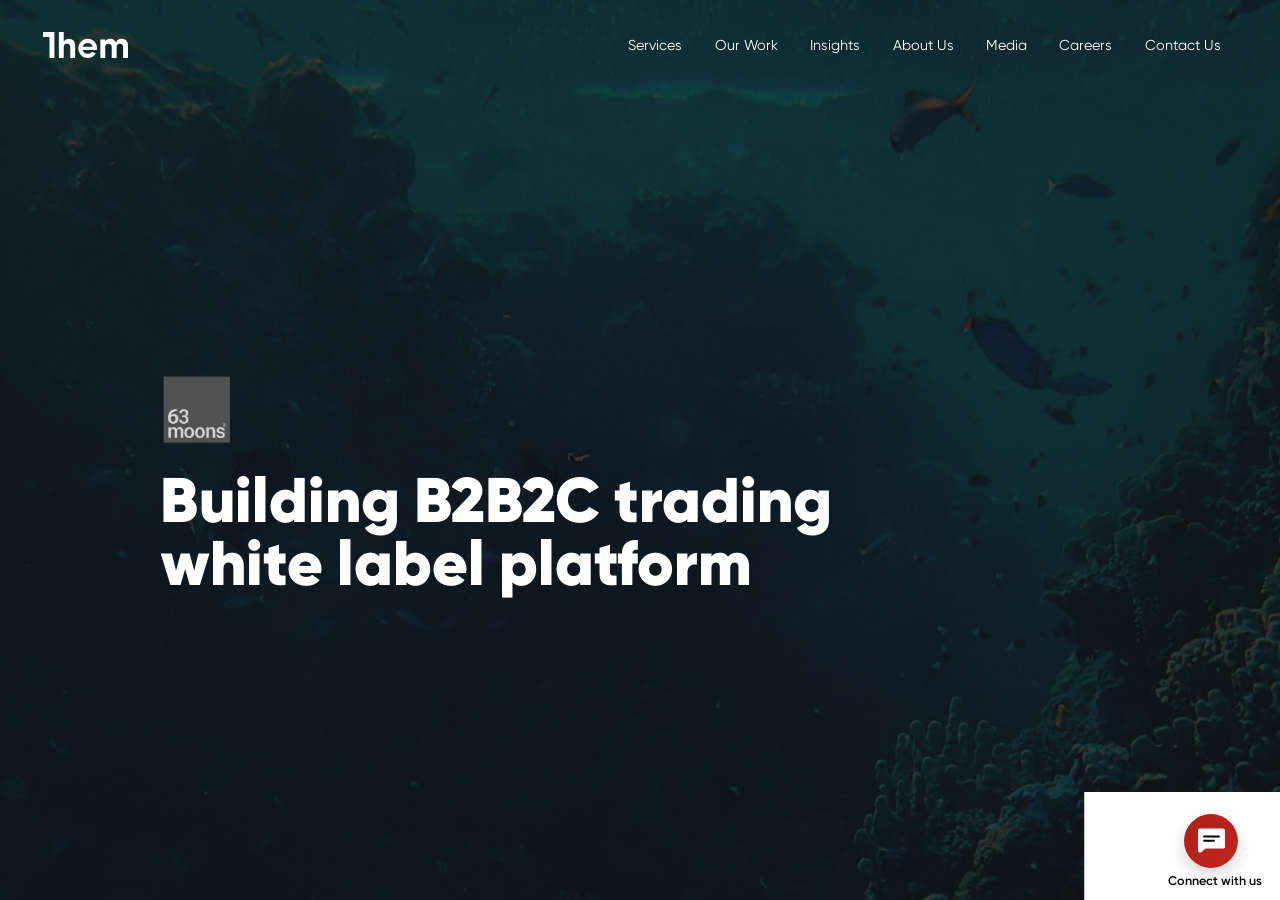
<file: 63-moons.html>
<!doctype html>
<html lang="en">
  <head>
    <meta charset="utf-8" />
    <meta http-equiv="X-UA-Compatible" content="IE=edge" />
    <meta
      name="viewport"
      content="width=device-width, initial-scale=1.0, maximum-scale=1.0, user-scalable=no"
    />
    <!-- Primary Meta Tags -->
    <title>Them Consulting | Case Study</title>
    <meta name="description" content="" />
    <meta name="keywords" content="" />
    <meta
      name="google-site-verification"
      content="fa0FZX2MF7MAZL35s2yApXsrSXepQZk1R01duNsot3Q"
    />
    <!-- Favicon -->
    <link
      rel="shortcut icon"
      href="assets/images/favicon.ico"
      type="image/x-icon"
    />
    <link
      rel="apple-touch-icon"
      sizes="180x180"
      href="assets/images/apple-touch-icon.png"
    />
    <link
      rel="icon"
      type="image/png"
      sizes="32x32"
      href="assets/images/favicon-32x32.png"
    />
    <link
      rel="icon"
      type="image/png"
      sizes="16x16"
      href="assets/images/favicon-16x16.png"
    />
    <!-- css group start -->
    <link rel="stylesheet" href="assets/css/libraries.css" />
    <link rel="stylesheet" type="text/css" href="assets/css/icons.css" />
    <link rel="stylesheet" type="text/css" href="assets/css/custom.css" />
    <link rel="stylesheet" type="text/css" href="assets/css/custom-ds.css" />
    <link
      rel="preload"
      href="assets/fonts/Gilroy-Regular.woff2"
      as="font"
      crossorigin
    />
    <link
      rel="preload"
      href="assets/fonts/Gilroy-Medium.woff2"
      as="font"
      crossorigin
    />
    <link
      rel="preload"
      href="assets/fonts/Gilroy-SemiBold.woff2"
      as="font"
      crossorigin
    />
    <link
      rel="preload"
      href="assets/fonts/Gilroy-Light.woff2"
      as="font"
      crossorigin
    />
    <link
      rel="preload"
      href="assets/fonts/Gilroy-Bold.woff2"
      as="font"
      crossorigin
    />
    <link
      rel="preload"
      href="assets/fonts/Gilroy-Black.woff2"
      as="font"
      crossorigin
    />
    <link rel="manifest" href="manifest.webmanifest" />
    <!-- Global site tag (gtag.js) - Google Analytics -->
    <script
      async
      src="https://www.googletagmanager.com/gtag/js?id=G-CYKT579DC1"
    ></script>
    <script>
      window.dataLayer = window.dataLayer || [];
      function gtag() {
        dataLayer.push(arguments);
      }
      gtag("js", new Date());
      gtag("config", "G-CYKT579DC1");
    </script>
    <!-- css group end -->
  </head>

  <body class="pg-dark">
    <h1 class="cm-not-in-page">Them</h1>
    <header>
      <!-- header start -->
      <div class="bs-header">
        <div class="logo-wrap">
          <a href="index.html" class="logo"
            ><img
              class="logo-white"
              src="assets/images/logo.svg"
              alt="Website Logo"
            /><img
              class="logo-black"
              src="assets/images/logo-black.svg"
              alt="Black Logo"
            />
          </a>
        </div>
        <div class="nav-wrap">
          <div class="nav-list-wrap">
            <ul class="nav-list">
              <li class="nav-item" data-route="services">
                <a href="services.html" class="nav-link">Services</a>
                <!-- Services Mega Menu Panel -->
                <div class="services-mega-panel">
                  <div class="nav-grid">
                    <div
                      class="nav-grid-links"
                      data-img="assets/images/products/card1.jpg"
                    >
                      <h1>
                        <a href="service-vision-strategy.html"
                          >Vision & Strategy</a
                        >
                      </h1>
                      <a
                        href="service-vision-strategy.html"
                        class="nav-grid-links-subtitle"
                        >Product Strategy</a
                      >
                      <a href="service-vision-strategy.html"
                        >Value Proposition Modelling</a
                      >
                      <a href="service-vision-strategy.html"
                        >Product Envisioning</a
                      >
                      <a href="service-vision-strategy.html">Productization</a>
                      <a href="service-vision-strategy.html">Storytelling</a>
                    </div>

                    <div
                      class="nav-grid-links"
                      data-img="assets/images/products/card3.png"
                    >
                      <h1><a href="service-launch.html">Launch</a></h1>
                      <a href="service-launch.html">Funnel Optimizer</a>
                      <a href="service-launch.html">Growth POD</a>
                      <a href="service-launch.html">Experience Mentorship</a>
                    </div>

                    <div
                      class="nav-grid-links"
                      data-img="assets/images/products/card2.png"
                    >
                      <h1>
                        <a href="service-design-and-develop.html"
                          >Design & Develop</a
                        >
                      </h1>
                      <a href="service-design-and-develop.html">MVP Design</a>
                      <a href="service-design-and-develop.html"
                        >Full UX Design</a
                      >
                      <a href="service-design-and-develop.html"
                        >Digital Transformation</a
                      >
                      <a href="service-design-and-develop.html">UX Testing</a>
                      <a href="service-design-and-develop.html">Plug UX</a>
                    </div>

                    <div
                      class="nav-grid-links"
                      data-img="assets/images/products/card4.jpg"
                    >
                      <h1><a href="service-maintain.html">Maintain</a></h1>
                      <a href="service-maintain.html">Agile UX</a>
                      <a href="service-maintain.html">Metric-Led Design</a>
                      <a href="service-maintain.html">Agile Research</a>
                      <a href="service-maintain.html">UX/CX Audit</a>
                    </div>

                    <div class="nav-grid-image">
                      <a href="services.html">
                        <img
                          id="mega-service-img"
                          src="assets/images/products/card1.jpg"
                          alt="Services"
                        />
                      </a>
                    </div>
                  </div>
                </div>
              </li>
              <li class="nav-item" data-route="work">
                <a href="work.html" class="nav-link">Our work</a>
              </li>
              <li class="nav-item" data-route="insights">
                <a href="insights-perspective.html" class="nav-link"
                  >Insights</a
                >
              </li>
              <li class="nav-item" data-route="about">
                <a href="about-us.html" class="nav-link">About Us</a>
              </li>
              <li class="nav-item" data-route="media">
                <a href="media.html" class="nav-link">Media</a>
              </li>
              <li class="nav-item" data-route="careers">
                <a href="careers.html" class="nav-link">Careers</a>
              </li>
              <li class="nav-item" data-route="contact">
                <a href="contact.html" class="nav-link">Contact Us</a>
              </li>
            </ul>
            <div class="connect-info">
              <ul>
                <li>
                  <a class="mail" href="mailto:hello@them.consulting"
                    >hello@them.consulting</a
                  >
                </li>
                <!-- <li>
                                <a href="tel:+919892257629" class="tel">+91 9892257629</a>
                            </li> -->
              </ul>
            </div>
          </div>
        </div>

        <button class="menu-btn">
          <span class="menu-line"></span>
          <span class="menu-line"></span>
          <span class="menu-line"></span>
        </button>
      </div>
      <!-- header end -->
    </header>

    <div class="scroll-view" id="scroll-view">
      <main>
        <div class="main">
          <div class="bs-banner typ-career js-set-bg cm-block">
            <div class="container">
              <div class="banner-cont">
                <div class="logo-wrap typ-sm-logo">
                  <img src="assets/images/clients/63-moons.svg" />
                </div>
                <!-- <div class="mod-award">
                                <div class="award-img-wrap">
                                    <h3 class="a-title">Best utility<span class="cm-line-break">App
                                            2023</span></h3>
                                </div>
                            </div> -->
                <div class="banner-head">
                  <h2 class="banner-title cm-mob-hidden">
                    <span
                      class="cm-line-break cm-mob-inline titleReveal wow"
                      data-wow-duration="0.8s"
                      >Building B2B2C trading</span
                    >
                    <span
                      class="cm-line-break cm-mob-inline titleReveal wow"
                      data-wow-duration="0.8s"
                      data-wow-delay="0.1s"
                      >white label platform</span
                    >
                  </h2>
                  <h2 class="banner-title cm-mob-display">
                    <span
                      class="cm-line-break titleReveal wow"
                      data-wow-duration="0.8s"
                      >Building</span
                    >
                    <span
                      class="cm-line-break titleReveal wow"
                      data-wow-duration="0.8s"
                      data-wow-delay="0.1s"
                      >B2B2C</span
                    >
                    <span
                      class="cm-line-break titleReveal wow"
                      data-wow-duration="0.8s"
                      data-wow-delay="0.2s"
                      >trading white</span
                    >
                    <span
                      class="cm-line-break titleReveal wow"
                      data-wow-duration="0.8s"
                      data-wow-delay="0.3s"
                      >label platform</span
                    >
                  </h2>
                </div>
                <!-- <div class="bs-count-list typ-banner">
                                <div class="number-list">
                                    <div class="mod-count">
                                        <strong class="count">+<span class="num">51</span>%</strong>
                                        <p class="text">Conversion Rate</p>
                                    </div>
                                    <div class="mod-count">
                                        <strong class="count"><span class="num">7,200</span>Cr.</strong>
                                        <p class="text">Value of FD/RDs</p>
                                    </div>
                                    <div class="mod-count">
                                        <strong class="count"><span class="num">1,00,000</span></strong>
                                        <p class="text">Customers engaged</p>
                                    </div>
                                </div>
                            </div> -->
                <div class="img-wrap">
                  <img
                    src="assets/images/63-moon-banner.jpg"
                    alt="banner"
                    class="js-fetch-src"
                  />
                </div>
              </div>
            </div>
            <!-- <div class="video-wrap">
                        <video class="js-video-fetch" id="video-slide" data-src="assets/videos/about-us-vid.mp4"
                            data-mbsrc="assets/videos/about-us-vid.mp4" src="" autoplay loop muted
                            preload="auto"></video>
                    </div> -->
          </div>
          <section>
            <div class="bs-work-tile typ-case-study">
              <div class="container">
                <div class="work-info">
                  <div class="work-head">
                    <h2 class="work-title title-prspc">
                      <span
                        class="cm-line-break titleReveal wow"
                        data-wow-duration="0.8s"
                        data-wow-delay="0.1s"
                        >The Business</span
                      >
                      <span
                        class="cm-line-break titleReveal wow"
                        data-wow-duration="0.8s"
                        data-wow-delay="0.2s"
                        >Challenge</span
                      >
                    </h2>
                  </div>
                  <div class="work-desc">
                    <p
                      class="fadeIn wow"
                      data-wow-duration="0.6s"
                      data-wow-delay="0.6s"
                    >
                      63 Moons' flagship product, WAVE, has historically held a
                      strong position in the broking landscape. WAVE served as
                      the preferred white-labeled app for numerous brokers,
                      including Anand Rathi and Astha Trade, enabling them to
                      offer their broking services to their customers.
                    </p>
                    <p
                      class="fadeIn wow"
                      data-wow-duration="0.6s"
                      data-wow-delay="0.7s"
                    >
                      However, as the market progressed, companies like Zerodha,
                      Groww, Paytm Money, and Upstox emerged and introduced
                      digital experiences that greatly enhanced user-
                      friendliness. Consequently, the market for traditional
                      brokers diminished rapidly. These brokers turned to 63
                      Moons for assistance in developing a competitive app that
                      could retain their existing customers and create
                      opportunities to attract new ones.
                    </p>
                  </div>
                </div>
              </div>
              <div class="work-showcase prlx-view prlx-video-full">
                <div class="prlx-box">
                  <video
                    class="js-video-fetch"
                    id="video-slide"
                    data-src="assets/videos/work1.mp4"
                    data-mbsrc="assets/videos/work1.mp4"
                    src=""
                    autoplay
                    loop
                    muted
                    preload="auto"
                  ></video>
                  <!-- <img src="assets/images/deep-domain.png" alt="deep domain"
                                    class="js-video-fetch"> -->
                </div>
              </div>
            </div>
          </section>
          <section>
            <div class="bs-section bs-col-content">
              <div class="container">
                <div class="sec-head">
                  <h2 class="cm-title">
                    <span
                      class="cm-line-break titleReveal wow"
                      data-wow-duration="0.8s"
                      data-wow-offset="0"
                      data-wow-delay="0.1s"
                      >Crafting the</span
                    >
                    <span
                      class="cm-line-break titleReveal wow"
                      data-wow-duration="0.8s"
                      data-wow-delay="0.2s"
                      >experience strategy</span
                    >
                  </h2>
                </div>
                <div class="sec-cont">
                  <div class="left-wrap">
                    <p>
                      <span class="cm-line-break"
                        >The design strategy team faced a challenging
                        task:</span
                      >
                      Understanding the intricate broking market and the
                      interplay of its various components and participants. They
                      conducted multiple interviews with broking company owners,
                      actual traders and investors, and the 63 Moons sales team.
                      These conversations revealed that traditional brokers
                      needed to reinvent their brand image by delivering digital
                      experiences to their customers. Given that this was a
                      B2B2C product, it was crucial to define what constituted a
                      Superior UX" in terms of the value brokers would derive,
                      leading to increased transactions, engagement, and
                      customer retention, ultimately benefiting 63 Moons.
                    </p>
                    <p>
                      <span class="cm-line-break cm-bold">Insights</span>
                      • The app should be customizable enough for brokers to
                      feel like it is their own.
                      <br />
                      • The app should provide the breadth and depth of
                      functionality that traders demand, while also competing
                      with Zerodha in terms of ease of use.
                      <br />
                      • The visual aesthetics should meet global standards
                      rather than merely competing with local players.
                      <br />
                      • The UI and user experience should be clean and easy,
                      catering to both novice investors and intermediate users.
                    </p>
                    <p>
                      Based on these insights, the team developed the core app
                      structure around the primary scenarios in which investors
                      and traders would use the app. Research indicated that the
                      following tasks were the most frequently performed, and
                      the app should deliver an unparalleled user experience for
                      these activities:
                    </p>
                  </div>
                  <div class="right-wrap">
                    <p>
                      • Providing updates on the user's watchlist.
                      <br />
                      • Enabling trading activities (buying/selling).
                      <br />
                      • Displaying order statuses.
                    </p>
                    <p>
                      <span class="cm-line-break cm-bold"
                        >Improved User Experience with new age User
                        Interface</span
                      >
                      The team implemented innovative product and UX features,
                      such as a revamped watchlist that facilitated informed
                      decision- making, along with pre-built watchlists to
                      reduce the ambiguity of selecting the right options. The
                      app also offered auto-suggest search with intelligent
                      recommendations, comprehensive views of option chains and
                      markets, user-friendly screeners. The Buy & Sell journeys
                      were humanized, simplifying the decision-making process
                      and focusing on actual investor and trader behavior.
                    </p>
                    <p>
                      To align with the
                      <span class="cm-bold">brokers objectives</span>, the
                      content and actionability within the app were integrated,
                      empowering investors to quickly act when triggered.
                      Various promotional elements were incorporated to drive
                      desired business outcomes, ranging from account opening to
                      fund maintenance. Investors were strategically encouraged
                      to transact at multiple relevant touchpoints.
                    </p>
                    <p>
                      Addressing the objectives of 63 Moons, the app was
                      designed as a
                      <span class="cm-bold">modular product</span>, allowing
                      brokers to choose specific modules or widgets for
                      onboarding, news, engagement, and more, at relevant
                      pricing.
                    </p>
                    <p>
                      The layered strategy implemented in the product ensured
                      that it not only provided a superior user experience but
                      also aligned with the core objectives of the brokers and
                      63 Moons as a B2B2C.
                    </p>
                  </div>
                </div>
              </div>
            </div>
          </section>
          <section>
            <div class="step-img-wrap">
              <img src="assets/images/63-moon-steps.jpg" alt="" />
            </div>
          </section>
          <section>
            <div class="bs-work-tile typ-case-study">
              <div class="container">
                <div class="work-info">
                  <div class="work-head">
                    <h2 class="work-title title-prspc">
                      <span
                        class="cm-line-break titleReveal wow"
                        data-wow-duration="0.8s"
                        data-wow-delay="0.1s"
                        >Experience</span
                      >
                      <span
                        class="cm-line-break titleReveal wow"
                        data-wow-duration="0.8s"
                        data-wow-delay="0.2s"
                        >Innovations</span
                      >
                    </h2>
                  </div>
                  <div class="work-desc">
                    <p
                      class="fadeIn wow"
                      data-wow-duration="0.6s"
                      data-wow-delay="0.6s"
                    >
                      In our relentless pursuit of elevating the platform's user
                      experience, we have implemented strategic initiatives
                      aimed at enhancing user engagement, streamlining
                      processes, and aligning with user and business
                      requirements.
                    </p>
                    <p
                      class="fadeIn wow"
                      data-wow-duration="0.6s"
                      data-wow-delay="0.7s"
                    >
                      Here are a few illustrative examples of these strategies
                      that we crafted and successfully implemented, resulting in
                      a trading experience that is not only seamless but also
                      personalized to meet the unique preferences and needs of
                      each user.
                    </p>
                  </div>
                </div>
              </div>
              <ul class="img-list">
                <li class="img-item">
                  <div class="img-wrap">
                    <picture>
                      <source
                        media="(max-width: 768px)"
                        srcset="assets/images/moon-screen1-mb.png"
                      />
                      <img src="assets/images/moon-screen1.png" alt="team" />
                    </picture>
                  </div>
                </li>
                <li class="img-item">
                  <div class="img-wrap">
                    <picture>
                      <source
                        media="(max-width: 768px)"
                        srcset="assets/images/moon-screen2-mb.png"
                      />
                      <img src="assets/images/moon-screen2.png" alt="team" />
                    </picture>
                  </div>
                </li>
                <li class="img-item">
                  <div class="img-wrap">
                    <picture>
                      <source
                        media="(max-width: 768px)"
                        srcset="assets/images/moon-screen3-mb.png"
                      />
                      <img src="assets/images/moon-screen3.png" alt="team" />
                    </picture>
                  </div>
                </li>
              </ul>
            </div>
          </section>
          <!-- <section>
                    <div class="container">
                        <div class="mod-video typ-lg">
                            <div class="img-wrap">
                                <img src="assets/images/build-video-thumbnail.jpg">
                                <div class="icon">
                                    <button class="icon-play js-video-btn"
                                        data-src="assets/videos/about-us-vid.mp4"></button>
                                    <h3 class="caption">How did we built it?</h3>
                                </div>

                            </div>
                        </div>
                    </div>
                </section> -->
          <section>
            <div class="bs-work-tile typ-count typ-case-study last-section">
              <div class="container">
                <div class="work-info">
                  <div class="work-head">
                    <h2 class="work-title title-prspc">
                      <span
                        class="cm-line-break titleReveal wow"
                        data-wow-duration="0.8s"
                        data-wow-delay="0.1s"
                        >Outcomes</span
                      >
                      <span
                        class="cm-line-break titleReveal wow"
                        data-wow-duration="0.8s"
                        data-wow-delay="0.2s"
                        >Delivered</span
                      >
                    </h2>
                  </div>
                  <div class="work-desc">
                    <p
                      class="fadeIn wow"
                      data-wow-duration="0.6s"
                      data-wow-delay="0.6s"
                    >
                      The outcomes of our innovation have surpassed
                      expectations, showcasing remarkable results and impressive
                      numerical figures that highlight the success of our
                      endeavors.
                    </p>
                    <!-- <p class="fadeIn wow" data-wow-duration="0.6s" data-wow-delay="0.6s">Accelerated
                                        disruption in business operation processes calls for relook at
                                        digitization as an approach to providing ease and driving conversion. It is
                                        no longer about moving offine processes to the digital channel to reduce
                                        operational cost. Its about building in the science of persuasion to influence
                                        decision making without being able to speak to the customer to gauge
                                        their needs.</p>
                                    <p class="fadeIn wow" data-wow-duration="0.6s" data-wow-delay="0.6s">A reimagined
                                        approach to providing payment solutions to small merchants,
                                        moved away from worrying about their business type and size but rather
                                        focus on who they want to be. Irrespective of their origins businesses aspire
                                        to grow in many ways, and need a suite of tools that help them get there.</p> -->
                  </div>
                </div>
              </div>
            </div>
          </section>
          <!-- <section>
                    <div class="bs-section prlx-view sec-bg prlx-video-full bs-achievement typ-case-study cm-block">
                        <div class="sec-cont">
                            <h2 class="cm-title typ-white">
                                <strong class="ach-num-40 wow titleReveal" data-wow-duration="0.8s"
                                    data-wow-offset="-20" data-wow-delay="0.1s">
                                    <span class="num">40</span>%
                                </strong>
                                <span class="cm-line-break cm-mob-inline titleReveal wow" data-wow-duration="0.8s"
                                    data-wow-offset="0" data-wow-delay="0.1s">Increase in conversion rates
                                </span>
                            </h2>
                        </div>
                        <div class="prlx-box">
                            <video preload="auto" loop="" muted="" autoplay="" playsinline="">
                                <source src="assets/videos/150.mp4" type="video/mp4">
                            </video>
                        </div>
                    </div>
                </section> -->
          <!-- <section>
                    <div class="bs-section bs-count-list">
                        <div class="container">
                            <div class="number-list">
                                <div class="mod-count">
                                    <strong class="count">+<span class="num">75</span>%</strong>
                                    <p class="text">Conversion Rate</p>
                                </div>
                                <div class="mod-count">
                                    <strong class="count"><span class="num">7,000</span>Cr.</strong>
                                    <p class="text">Value of FD/RDs</p>
                                </div>
                                <div class="mod-count">
                                    <strong class="count"><span class="num">1,00,000</span></strong>
                                    <p class="text">Customers engaged</p>
                                </div>
                            </div>
                        </div>
                    </div>
                </section> -->
          <!-- <section>
                    <div class="bs-section bs-testimonials">
                        <div class="container">
                            <div class="sec-head typ-logo">
                                <h2 class="cm-title">
                                    <span class="cm-line-break titleReveal wow" data-wow-duration="0.8s"
                                        data-wow-offset="0" data-wow-delay="0.1s">Testimonials</span>
                                </h2>
                                <div class="logo-wrap">
                                    <img src="assets/images/logo/axis-logo.png" alt="axis">
                                </div>
                            </div>
                        </div>
                        <div class="sec-cont">
                            <div class="swiper-container slideReveal wow" data-wow-duration="1.2s" data-wow-offset="20"
                                data-wow-delay="0.3s" id="testimonial-list">
                                <div class="swiper-wrapper">
                                    <div class="swiper-slide">
                                        <div class="mod-testimonials js-set-bg">
                                            <div class="img-wrap">
                                                <img src="assets/images/testimonials/case-test1.png" alt=""
                                                    class="js-fetch-src">
                                            </div>
                                            <div class="cont-wrap">
                                                <p class="desc">"We need to disrupt the standard for what is believed to
                                                    be a business, a service or a product."</p>
                                                <strong class="name">Manisha Singh</strong>
                                                <span class="designation">VP, Product Design</span>
                                            </div>
                                            <div class="icon-wrap">
                                                <button class="icon icon-play js-video-btn"
                                                    data-src="assets/videos/about-us-vid.mp4"></button>
                                            </div>
                                        </div>
                                    </div>
                                    <div class="swiper-slide">
                                        <div class="mod-testimonials js-set-bg">
                                            <div class="img-wrap">
                                                <img src="assets/images/testimonials/case-test2.png" alt=""
                                                    class="js-fetch-src">
                                            </div>
                                            <div class="cont-wrap">
                                                <p class="desc">"We need to disrupt the standard for what is believed to
                                                    be a business, a service or a product."</p>
                                                <strong class="name">Gyanendra Sharma</strong>
                                                <span class="designation">Product Manager</span>
                                            </div>
                                            <div class="icon-wrap">
                                                <button class="icon icon-play js-video-btn"
                                                    data-src="assets/videos/about-us-vid.mp4"></button>
                                            </div>
                                        </div>
                                    </div>
                                    <div class="swiper-slide">
                                        <div class="mod-testimonials js-set-bg">
                                            <div class="img-wrap">
                                                <img src="assets/images/testimonials/case-test1.png" alt=""
                                                    class="js-fetch-src">
                                            </div>
                                            <div class="cont-wrap">
                                                <p class="desc">"We need to disrupt the standard for what is believed to
                                                    be a business, a service or a product."</p>
                                                <strong class="name">Manisha Singh</strong>
                                                <span class="designation">VP, Product Design</span>
                                            </div>
                                            <div class="icon-wrap">
                                                <button class="icon icon-play js-video-btn"
                                                    data-src="assets/videos/about-us-vid.mp4"></button>
                                            </div>
                                        </div>
                                    </div>
                                </div>
                                <div class="swiper-navigation-wrap bg-light">
                                    <div class="swiper-button-prev">
                                        <span class="icon icon-left-arrow"></span>
                                    </div>
                                    <div class="swiper-pagination"></div>
                                    <div class="swiper-button-next">
                                        <span class="icon icon-right-arrow"></span>
                                    </div>
                                </div>
                            </div>
                        </div>
                    </div>
                </section> -->
          <!-- <section>
                    <div class="bs-section bs-awards">
                        <div class="container">
                            <div class="sec-head">
                                <h2 class="cm-title typ-white">
                                    <span class="cm-line-break titleReveal wow" data-wow-duration="0.8s"
                                        data-wow-offset="0" data-wow-delay="0.1s">Multiple Awards</span>
                                    <span class="cm-line-break titleReveal wow" data-wow-duration="0.8s"
                                        data-wow-delay="0.2s">& Recognitions</span>
                                </h2>
                            </div>
                            <div class="sec-cont">
                                <div class="award-wrap">
                                    <div class="img-wrap">
                                        <img src="assets/images/phone.png" alt="" />
                                    </div>
                                    <div class="info-wrap">
                                        <ul class="list">
                                            <li class="item">
                                                <div class="mod-award">
                                                    <div class="award-img-wrap">
                                                        <h3 class="a-title">Best utility<span class="cm-line-break">App
                                                                2023</span></h3>
                                                    </div>
                                                    <div class="a-desc">
                                                        <p>Lorem ipsum dolor sit amet, consectetur
                                                            adipiscing elit. Morbi lobortis sollicitudin congue.
                                                            Donec sodales urna at porttitor ultricies.</p>
                                                    </div>
                                                </div>
                                            </li>
                                            <li class="item">
                                                <div class="mod-award">
                                                    <div class="award-img-wrap">
                                                        <h3 class="a-title">Best utility<span class="cm-line-break">App
                                                                2023</span></h3>
                                                    </div>
                                                    <div class="a-desc">
                                                        <p>Lorem ipsum dolor sit amet, consectetur
                                                            adipiscing elit. Morbi lobortis sollicitudin congue.
                                                            Donec sodales urna at porttitor ultricies.</p>
                                                    </div>
                                                </div>
                                            </li>
                                        </ul>
                                    </div>
                                </div>
                            </div>
                        </div>
                    </div>
                </section> -->
          <!-- <section>
                    <div class="bs-section bs-news">
                        <div class="sec-head">
                            <div class="container">
                                <h2 class="cm-title">
                                    <span class="cm-line-break titleReveal wow" data-wow-duration="0.8s"
                                        data-wow-offset="0" data-wow-delay="0.1s">In the News</span>
                                </h2>
                            </div>
                        </div>
                        <div class="sec-cont">
                            <div class="swiper-container slideReveal wow" data-wow-duration="1.2s" data-wow-offset="20"
                                data-wow-delay="0.3s" id="news-list">
                                <div class="swiper-wrapper">
                                    <div class="swiper-slide">
                                        <div class="mod-news">
                                            <div class="logo-wrap">
                                                <img src="assets/images/logo/your-story.png" alt="your-story">
                                            </div>
                                            <h3 class="n-title">Lorem ipsum dolor sit amet</h3>
                                            <p class="n-desc">Lorem ipsum dolor sit amet, consectetur adipiscing
                                                elit.
                                                Morbi lobortis sollicitudin congue. Donec sodales urna
                                                at porttitor ultricies.</p>
                                            <div class="bottom-wrap">
                                                <span class="date">12th June 2023</span>
                                                <a href="#" class="btn btn-link btn-icon">
                                                    <span>View Story</span>
                                                    <span class="icon icon-right-arrow"></span>
                                                </a>
                                            </div>
                                        </div>
                                    </div>
                                    <div class="swiper-slide">
                                        <div class="mod-news">
                                            <div class="logo-wrap">
                                                <img src="assets/images/logo/your-story.png" alt="your-story">
                                            </div>
                                            <h3 class="n-title">Lorem ipsum dolor sit amet</h3>
                                            <p class="n-desc">Lorem ipsum dolor sit amet, consectetur adipiscing
                                                elit.
                                                Morbi lobortis sollicitudin congue. Donec sodales urna
                                                at porttitor ultricies.</p>
                                            <div class="bottom-wrap">
                                                <span class="date">12th June 2023</span>
                                                <a href="#" class="btn btn-link btn-icon">
                                                    <span>View Story</span>
                                                    <span class="icon icon-right-arrow"></span>
                                                </a>
                                            </div>
                                        </div>
                                    </div>
                                    <div class="swiper-slide">
                                        <div class="mod-news">
                                            <div class="logo-wrap">
                                                <img src="assets/images/logo/your-story.png" alt="your-story">
                                            </div>
                                            <h3 class="n-title">Lorem ipsum dolor sit amet</h3>
                                            <p class="n-desc">Lorem ipsum dolor sit amet, consectetur adipiscing
                                                elit.
                                                Morbi lobortis sollicitudin congue. Donec sodales urna
                                                at porttitor ultricies.</p>
                                            <div class="bottom-wrap">
                                                <span class="date">12th June 2023</span>
                                                <a href="#" class="btn btn-link btn-icon">
                                                    <span>View Story</span>
                                                    <span class="icon icon-right-arrow"></span>
                                                </a>
                                            </div>
                                        </div>
                                    </div>
                                </div>
                                <div class="swiper-navigation-wrap bg-light">
                                    <div class="swiper-button-prev">
                                        <span class="icon icon-left-arrow"></span>
                                    </div>
                                    <div class="swiper-pagination"></div>
                                    <div class="swiper-button-next">
                                        <span class="icon icon-right-arrow"></span>
                                    </div>
                                </div>
                            </div>

                        </div>

                    </div>
                </section> -->
        </div>
      </main>
      <footer>
        <!-- footer start -->
        <div class="bs-footer bg-dark prlx-view">
          <div class="prlx-box">
            <div class="container">
              <div class="footer-top">
                <div class="bs-talk">
                  <div class="lhs">
                    <h3 class="title">Let's Talk</h3>
                    <p>
                      Build hyper-competitive, disruptive products & services
                      for the new normal.
                    </p>
                    <a
                      href="contact.html"
                      data-url="contact.html"
                      data-id="contact-form"
                      class="js-scroll-to btn btn-link btn-icon"
                    >
                      <span>Let's Talk</span>
                      <span class="icon icon-right-arrow"></span>
                    </a>
                  </div>
                  <div class="rhs">
                    <div class="bs-tag">
                      <ul class="tag-list">
                        <li class="item">
                          <a
                            data-url="contact.html"
                            data-id="contact-form"
                            class="js-scroll-to active"
                            href="contact.html"
                            >UX Design</a
                          >
                        </li>
                        <li class="item">
                          <a
                            data-url="contact.html"
                            data-id="contact-form"
                            class="js-scroll-to"
                            href="contact.html"
                            >Product Design</a
                          >
                        </li>
                        <li class="item">
                          <a
                            data-url="contact.html"
                            data-id="contact-form"
                            class="js-scroll-to"
                            href="contact.html"
                            >Metric-led Design</a
                          >
                        </li>
                        <li class="item">
                          <a
                            data-url="contact.html"
                            data-id="contact-form"
                            class="js-scroll-to"
                            href="contact.html"
                            >Business-led Design</a
                          >
                        </li>
                        <li class="item">
                          <a
                            data-url="contact.html"
                            data-id="contact-form"
                            class="js-scroll-to"
                            href="contact.html"
                            >Business Experience Design</a
                          >
                        </li>
                        <li class="item">
                          <a
                            data-url="contact.html"
                            data-id="contact-form"
                            class="js-scroll-to"
                            href="contact.html"
                            >Teach UX</a
                          >
                        </li>
                        <li class="item">
                          <a
                            data-url="contact.html"
                            data-id="contact-form"
                            class="js-scroll-to"
                            href="contact.html"
                            >Teach Innovation</a
                          >
                        </li>
                        <li class="item">
                          <a
                            data-url="contact.html"
                            data-id="contact-form"
                            class="js-scroll-to"
                            href="contact.html"
                            >Mentor Startups</a
                          >
                        </li>
                        <li class="item">
                          <a
                            data-url="contact.html"
                            data-id="contact-form"
                            class="js-scroll-to"
                            href="contact.html"
                            >Thought Leadership</a
                          >
                        </li>
                        <li class="item">
                          <a
                            data-url="contact.html"
                            data-id="contact-form"
                            class="js-scroll-to"
                            href="contact.html"
                            >Setup UX Teams</a
                          >
                        </li>
                        <li class="item">
                          <a
                            data-url="contact.html"
                            data-id="contact-form"
                            class="js-scroll-to"
                            href="contact.html"
                            >Value Proposition Design</a
                          >
                        </li>
                      </ul>
                    </div>
                  </div>
                </div>
              </div>
              <div class="footer-middle">
                <div class="footer-nav">
                  <ul class="nav-list">
                    <li class="nav-item">
                      <a href="about-us.html" class="nav-link">About Us</a>
                    </li>
                    <li class="nav-item">
                      <a href="insights-perspective.html" class="nav-link"
                        >Insights</a
                      >
                    </li>
                    <li class="nav-item">
                      <a href="services.html" class="nav-link">Services</a>
                    </li>
                    <li class="nav-item">
                      <a href="work.html" class="nav-link">Our Work</a>
                    </li>
                    <li class="nav-item">
                      <a href="media.html" class="nav-link">Media</a>
                    </li>
                    <li class="nav-item">
                      <a href="contact.html" class="nav-link">Contact Us</a>
                    </li>
                  </ul>
                </div>
                <div class="reach-us">
                  <div class="address-list">
                    <div class="mod-address">
                      <h4 class="title">Mumbai</h4>
                      <p>
                        708, 7th Floor, Lodha Supremus, Opp. MTNL Telephone
                        Office, Saki Vihar Road, Chandivali, Powai  Mumbai -
                        400072
                      </p>
                    </div>
                    <div class="mod-address">
                      <h4 class="title">Gurgaon</h4>
                      <p>
                        alt.f,1st floor, Orchid Business Park, Sohna Road,
                        Sector 48, near Subhash Chowk, Gurgaon, Haryana, 122018
                      </p>
                    </div>
                  </div>
                  <div class="social-list">
                    <a
                      href="https://www.linkedin.com/company/30927268/"
                      target="_blank"
                      class="link"
                    >
                      <span class="icon icon-linkedin"></span>
                      <span class="text">LinkedIn</span>
                    </a>
                    <a
                      href="https://twitter.com/ThemConsulting"
                      target="_blank"
                      class="link"
                    >
                      <span class="icon icon-twitter"></span>
                      <span class="text">Twitter</span>
                    </a>

                    <a
                      href="https://www.facebook.com/them.consulting"
                      target="_blank"
                      class="link"
                    >
                      <span class="icon icon-facebook"></span>
                      <span class="text">Facebook</span>
                    </a>
                    <a
                      href="https://www.instagram.com/them.consulting"
                      target="_blank"
                      class="link"
                    >
                      <span class="icon icon-instagram"></span>
                      <span class="text">Instagram</span>
                    </a>
                  </div>
                </div>
              </div>
              <span class="copyright"
                >&#169; 2025 Them Consulting Pvt Ltd. Product Innovation &
                Design Company. All rights reserved.
              </span>
            </div>
          </div>
        </div>
        <!-- footer end -->
      </footer>
    </div>
    <div class="bs-video-modal">
      <div class="modal-cont">
        <button class="cls-btn">
          <span class="icon icon-close"></span>
        </button>
        <video
          class="js-modal-video-fetch"
          id="video-slide"
          src=""
          autoplay
          playsinline
          loop
          muted
          preload="auto"
        ></video>
      </div>
    </div>
    <div class="bs-chat">
      <div class="bs-form">
        <div class="form-head">
          <img src="assets/images/comment-icon.svg" />
          <h3 class="form-title">
            Let's connect
            <span>To discuss your ideas</span>
          </h3>
        </div>
        <form class="lead-gen">
          <input id="source" name="source" type="hidden" value="Lead Gen" />
          <input id="date" name="date" type="hidden" value="Current Date" />
          <div class="form-wrap">
            <div class="form-group">
              <label for="name" class="input-label">Name</label>
              <input
                id="name"
                name="name"
                type="text"
                class="form-control"
                placeholder="Enter your name"
              />
            </div>
            <div class="form-group">
              <label for="email" class="input-label">Email</label>
              <input
                id="email"
                name="email"
                type="email"
                class="form-control"
                placeholder="Enter your email"
              />
            </div>
            <div class="form-group">
              <label for="mobile" class="input-label">Mobile Number</label>
              <input
                id="mobile"
                name="mobile"
                maxlength="10"
                type="number"
                class="form-control"
                placeholder="Enter your mobile number"
              />
            </div>
            <div class="form-group">
              <div class="label-wrap">
                <label for="message" class="input-label">Write a message</label>
                <span class="word-text"
                  >Word Limit - <span id="charNum">0</span>/100</span
                >
              </div>
              <textarea
                id="message"
                name="message"
                type="text"
                class="form-control"
                placeholder="Write a short message"
                onkeyup="countChar(this)"
              ></textarea>
            </div>
          </div>
          <div class="form-action">
            <button
              class="btn btn-default btn-icon js-submit"
              name="submit"
              type="submit"
            >
              <span>Submit</span>
              <span class="icon icon-right-arrow"></span>
            </button>
          </div>
          <div class="result-wrap">
            <span class="success-text"
              >Information successfully recorded! We will get back to you
              shortly.</span
            >
            <span class="failure-text"
              >There seems to be some technical error. Please try again
              later!</span
            >
          </div>
        </form>
      </div>
      <button class="js-chat-btn">
        <div class="icon-wrap">
          <img src="assets/images/comment-icon.svg" class="image" />
          <span class="icon icon-close"></span>
        </div>
      </button>
    </div>
    <span class="chat-text c-text js-chat-btn">Connect with us</span>
    <div id="proxyScroll" class="proxy-scroll">
      <div id="proxyScrollContent"></div>
    </div>
    <!-- js group start -->
    <script src="assets/js/vendor.js"></script>

    <script type="text/javascript" src="assets/js/custom.js"></script>
    <!-- js group end -->
  </body>
</html>
</file>
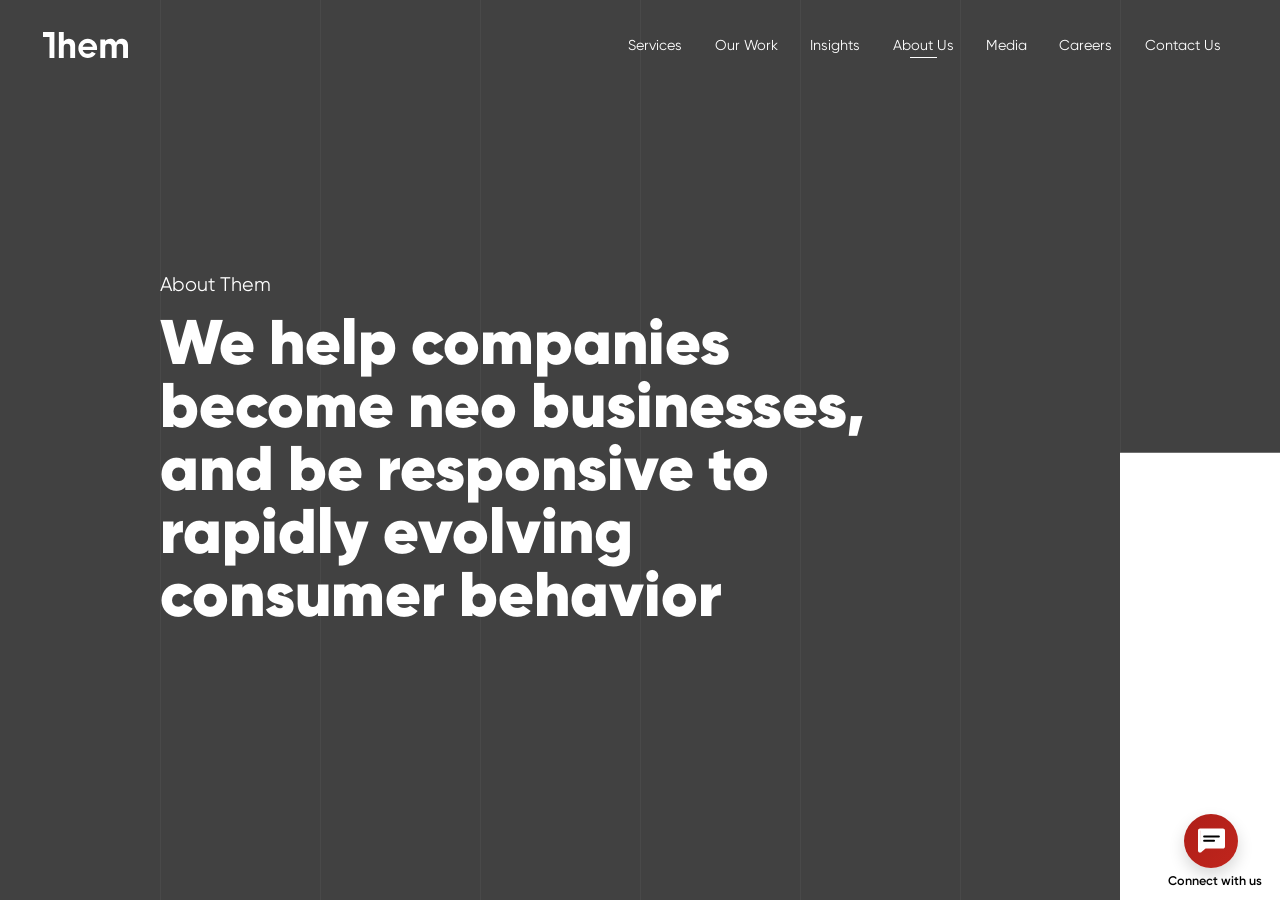
<file: about-us.html>
<!doctype html>
<html itemscope itemtype="https://them.consulting/about-us">
  <head>
    <meta charset="utf-8" />
    <meta http-equiv="X-UA-Compatible" content="IE=edge" />
    <meta
      name="viewport"
      content="width=device-width, initial-scale=1.0, maximum-scale=1.0, user-scalable=no"
    />
    <!-- Primary Meta Tags -->
    <title>
      About Us | Them Consulting - Leading UI/UX Design Company Empowering
      Businesses
    </title>
    <meta
      name="description"
      content="Discover Them Consulting: Empowering businesses with innovative UI/UX solutions for growth. Explore our design, development & consulting expertise"
    />
    <link rel="canonical" href="https://them.consulting/about-us/" />

    <meta
      name="keywords"
      content="About Us | Them Consulting - Leading UI/UX Design Company Empowering Businesses"
    />
    <meta
      name="google-site-verification"
      content="fa0FZX2MF7MAZL35s2yApXsrSXepQZk1R01duNsot3Q"
    />
    <!-- Open Graph / Facebook -->
    <meta property="og:type" content="website" />
    <meta property="og:url" content="https://them.consulting/about-us" />
    <meta
      property="og:title"
      content="About Us | Them Consulting - Leading UI/UX Design Company Empowering Businesses"
    />
    <meta
      property="og:description"
      content="Discover Them Consulting: Empowering businesses with innovative UI/UX solutions for growth. Explore our design, development & consulting expertise"
    />
    <meta property="og:image" content="assets/images/banner-dummy.jpg" />
    <!-- Twitter -->
    <meta property="twitter:card" content="summary_large_image" />
    <meta property="twitter:url" content="https://them.consulting/about-us" />
    <meta
      property="twitter:title"
      content="About Us | Them Consulting - Leading UI/UX Design Company Empowering Businesses"
    />
    <meta
      property="twitter:description"
      content="Discover Them Consulting: Empowering businesses with innovative UI/UX solutions for growth. Explore our design, development & consulting expertise"
    />
    <meta property="twitter:image" content="assets/images/banner-dummy.jpg" />
    <!-- Schema -->
    <meta
      itemprop="name"
      content="About Us | Them Consulting - Leading UI/UX Design Company Empowering Businesses"
    />
    <meta
      itemprop="description"
      content="Discover Them Consulting: Empowering businesses with innovative UI/UX solutions for growth. Explore our design, development & consulting expertise"
    />
    <meta itemprop="image" content="assets/images/banner-dummy.jpg" />
    <!-- Favicon -->
    <link
      rel="shortcut icon"
      href="assets/images/favicon.ico"
      type="image/x-icon"
    />
    <link
      rel="apple-touch-icon"
      sizes="180x180"
      href="assets/images/apple-touch-icon.png"
    />
    <link
      rel="icon"
      type="image/png"
      sizes="32x32"
      href="assets/images/favicon-32x32.png"
    />
    <link
      rel="icon"
      type="image/png"
      sizes="16x16"
      href="assets/images/favicon-16x16.png"
    />
    <!-- css group start -->
    <link rel="stylesheet" href="assets/css/libraries.css" />
    <link rel="stylesheet" type="text/css" href="assets/css/icons.css" />
    <link rel="stylesheet" type="text/css" href="assets/css/custom.css" />
    <link rel="stylesheet" type="text/css" href="assets/css/custom-ds.css" />
    <link
      rel="preload"
      href="assets/fonts/Gilroy-Regular.woff2"
      as="font"
      crossorigin
    />
    <link
      rel="preload"
      href="assets/fonts/Gilroy-Medium.woff2"
      as="font"
      crossorigin
    />
    <link
      rel="preload"
      href="assets/fonts/Gilroy-SemiBold.woff2"
      as="font"
      crossorigin
    />
    <link
      rel="preload"
      href="assets/fonts/Gilroy-Light.woff2"
      as="font"
      crossorigin
    />
    <link
      rel="preload"
      href="assets/fonts/Gilroy-Bold.woff2"
      as="font"
      crossorigin
    />
    <link
      rel="preload"
      href="assets/fonts/Gilroy-Black.woff2"
      as="font"
      crossorigin
    />
    <link rel="manifest" href="manifest.webmanifest" />
    <!-- Global site tag (gtag.js) - Google Analytics -->
    <script
      async
      src="https://www.googletagmanager.com/gtag/js?id=G-CYKT579DC1"
    ></script>
    <script>
      window.dataLayer = window.dataLayer || [];
      function gtag() {
        dataLayer.push(arguments);
      }
      gtag("js", new Date());
      gtag("config", "G-CYKT579DC1");
    </script>
    <!-- css group end -->
    <link
      rel="preload"
      as="video"
      href="/assets/videos/about-us-vid.mp4"
      crossorigin
    />
  </head>

  <body class="pg-dark" data-pg="about">
    <h1 class="cm-not-in-page">About Us</h1>
    <header>
      <!-- header start -->
      <div class="bs-header">
        <div class="logo-wrap">
          <a href="index.html" class="logo"
            ><img
              class="logo-white"
              src="assets/images/logo.svg"
              alt="Website Logo"
            /><img
              class="logo-black"
              src="assets/images/logo-black.svg"
              alt="Black Logo"
            />
          </a>
        </div>
        <div class="nav-wrap">
          <div class="nav-list-wrap">
            <ul class="nav-list">
              <li class="nav-item nav-item-has-dropdown" data-route="services">
                <div class="nav-link-wrapper">
                  <a href="services.html" class="nav-link">Services</a>
                  <button
                    type="button"
                    class="services-dropdown-toggle"
                    aria-label="Toggle Services Dropdown"
                  >
                    <svg
                      class="arrow-icon"
                      width="10"
                      height="7"
                      viewBox="0 0 12 8"
                      fill="none"
                      xmlns="http://www.w3.org/2000/svg"
                    >
                      <path
                        d="M1 1.5L6 6.5L11 1.5"
                        stroke="currentColor"
                        stroke-width="1.8"
                        stroke-linecap="round"
                        stroke-linejoin="round"
                      />
                    </svg>
                  </button>
                </div>
                <!-- Services Mega Menu Panel -->
                <div class="services-mega-panel">
                  <div class="nav-grid">
                    <div
                      class="nav-grid-links"
                      data-img="assets/images/products/card1.jpg"
                    >
                      <h1>
                        <a href="service-vision-strategy.html"
                          >Vision & Strategy</a
                        >
                      </h1>
                      <a
                        href="service-vision-strategy.html"
                        class="nav-grid-links-subtitle"
                        >Product Strategy</a
                      >
                      <a href="service-vision-strategy.html"
                        >Value Proposition Modelling</a
                      >
                      <a href="service-vision-strategy.html"
                        >Product Envisioning</a
                      >
                      <a href="service-vision-strategy.html">Productization</a>
                      <a href="service-vision-strategy.html">Storytelling</a>
                    </div>

                    <div
                      class="nav-grid-links"
                      data-img="assets/images/products/card3.png"
                    >
                      <h1><a href="service-launch.html">Launch</a></h1>
                      <a href="service-launch.html">Funnel Optimizer</a>
                      <a href="service-launch.html">Growth POD</a>
                      <a href="service-launch.html">Experience Mentorship</a>
                    </div>

                    <div
                      class="nav-grid-links"
                      data-img="assets/images/products/card2.png"
                    >
                      <h1>
                        <a href="service-design-and-develop.html"
                          >Design & Develop</a
                        >
                      </h1>
                      <a href="service-design-and-develop.html">MVP Design</a>
                      <a href="service-design-and-develop.html"
                        >Full UX Design</a
                      >
                      <a href="service-design-and-develop.html"
                        >Digital Transformation</a
                      >
                      <a href="service-design-and-develop.html">UX Testing</a>
                      <a href="service-design-and-develop.html">Plug UX</a>
                    </div>

                    <div
                      class="nav-grid-links"
                      data-img="assets/images/products/card4.jpg"
                    >
                      <h1><a href="service-maintain.html">Maintain</a></h1>
                      <a href="service-maintain.html">Agile UX</a>
                      <a href="service-maintain.html">Metric-Led Design</a>
                      <a href="service-maintain.html">Agile Research</a>
                      <a href="service-maintain.html">UX/CX Audit</a>
                    </div>

                    <div class="nav-grid-image">
                      <a href="services.html">
                        <img
                          id="mega-service-img"
                          src="assets/images/products/card1.jpg"
                          alt="Services"
                        />
                      </a>
                    </div>
                  </div>
                </div>
              </li>
              <li class="nav-item" data-route="work">
                <a href="work.html" class="nav-link">Our work</a>
              </li>
              <li class="nav-item" data-route="insights">
                <a href="insights-perspective.html" class="nav-link"
                  >Insights</a
                >
              </li>
              <li class="nav-item" data-route="about">
                <a href="about-us.html" class="nav-link">About Us</a>
              </li>
              <li class="nav-item" data-route="media">
                <a href="media.html" class="nav-link">Media</a>
              </li>
              <li class="nav-item" data-route="careers">
                <a href="careers.html" class="nav-link">Careers</a>
              </li>
              <li class="nav-item" data-route="contact">
                <a href="contact.html" class="nav-link">Contact Us</a>
              </li>
            </ul>
            <div class="connect-info">
              <ul>
                <li>
                  <a class="mail" href="mailto:hello@them.consulting"
                    >hello@them.consulting</a
                  >
                </li>
                <!-- <li>
                                <a href="tel:+919892257629" class="tel">+91 9892257629</a>
                            </li> -->
              </ul>
            </div>
          </div>
        </div>

        <button class="menu-btn">
          <span class="menu-line"></span>
          <span class="menu-line"></span>
          <span class="menu-line"></span>
        </button>
      </div>
      <!-- header end -->
    </header>

    <div class="scroll-view" id="scroll-view">
      <main>
        <div class="main">
          <div class="bs-banner typ-about grid-lines cm-block">
            <div class="container">
              <div class="banner-cont">
                <div class="banner-head">
                  <h2 class="sm-title title-prspc">
                    <span class="titleReveal wow" data-wow-duration="0.8s"
                      >About Them</span
                    >
                  </h2>
                  <h3 class="banner-title cm-mob-hidden">
                    <span
                      class="cm-line-break cm-mob-inline titleReveal wow"
                      data-wow-duration="0.8s"
                      data-wow-delay="0.5s"
                      >We help companies
                    </span>
                    <span
                      class="cm-line-break cm-mob-inline titleReveal wow"
                      data-wow-duration="0.8s"
                      data-wow-delay="0.6s"
                      >become neo businesses,
                    </span>
                    <span class="mob-sm"
                      ><span
                        class="cm-line-break cm-mob-inline titleReveal wow"
                        data-wow-duration="0.7s"
                        data-wow-delay="0.8s"
                        >and be responsive to
                      </span>
                      <span
                        class="cm-line-break cm-mob-inline titleReveal wow"
                        data-wow-duration="0.8s"
                        data-wow-delay="0.9s"
                        >rapidly evolving
                      </span>
                      <span
                        class="cm-line-break titleReveal wow"
                        data-wow-duration="0.8s"
                        data-wow-delay="1.0s"
                        >consumer behavior</span
                      ></span
                    >
                  </h3>
                  <h3 class="banner-title cm-mob-display">
                    <span
                      class="cm-line-break titleReveal wow"
                      data-wow-duration="0.8s"
                      data-wow-delay="0.5s"
                      >We help</span
                    >
                    <span
                      class="cm-line-break titleReveal wow"
                      data-wow-duration="0.8s"
                      data-wow-delay="0.6s"
                      >companies</span
                    >
                    <span
                      class="cm-line-break titleReveal wow"
                      data-wow-duration="0.8s"
                      data-wow-delay="0.7s"
                      >become neo</span
                    >
                    <span
                      class="cm-line-break titleReveal wow"
                      data-wow-duration="0.8s"
                      data-wow-delay="0.8s"
                      >businesses,</span
                    >
                    <span
                      class="mob-sm wow fadeIn"
                      data-wow-duration="0.8s"
                      data-wow-delay="0.9s"
                      ><span class="cm-line-break cm-mob-inline"
                        >and be responsive to
                      </span>
                      <span class="cm-line-break cm-mob-inline"
                        >rapidly evolving
                      </span>
                      <span class="cm-line-break">consumer behavior</span></span
                    >
                  </h3>
                </div>
              </div>
            </div>
            <div class="video-wrap">
              <video
                class="js-video-fetch"
                id="video-slide"
                data-src="assets/videos/about-us-vid.mp4"
                data-mbsrc="assets/videos/about-us-vid.mp4"
                src=""
                autoplay
                loop
                muted
                preload="auto"
              ></video>
            </div>
            <!-- <div class="bg-container anim-zoomin js-set-bg">
                        <div class="img-wrap">
                            <img class="js-fetch-src" src="assets/images/about-us-bg.jpg" alt="About Us Background Image">
                        </div>
                    </div> -->
          </div>
          <section>
            <div class="bs-section bs-innovation">
              <div class="container">
                <div class="sec-head">
                  <h2 class="cm-title">
                    <span
                      class="cm-line-break titleReveal wow"
                      data-wow-duration="0.8s"
                      data-wow-offset="0"
                      data-wow-delay="0.1s"
                      >We are in the business</span
                    >
                    <span
                      class="cm-line-break titleReveal wow"
                      data-wow-duration="0.8s"
                      data-wow-offset="0"
                      data-wow-delay="0.2s"
                      >of product innovation</span
                    >
                    <span
                      class="cm-line-break titleReveal wow"
                      data-wow-duration="0.8s"
                      data-wow-offset="0"
                      data-wow-delay="0.3s"
                      >and transformation</span
                    >
                  </h2>
                </div>
                <div class="sec-cont">
                  <p
                    class="desc wow fadeIn"
                    data-wow-duration="0.8s"
                    data-wow-offset="0"
                    data-wow-delay="0.5s"
                  >
                    In the disruption economy, unique & disruptive experiences/
                    models are key for modern organizations to differentiate &
                    succeed. The rate of change in customer behavior in the
                    disruption economy is fast and has only accelerated with
                    additional global events.
                  </p>
                  <p
                    class="desc wow fadeIn"
                    data-wow-duration="0.8s"
                    data-wow-offset="0"
                    data-wow-delay="0.5s"
                  >
                    Companies need to transform their products & services and do
                    it fast to survive. We get this and are geared to help
                    companies get there with rapidity and accuracy.
                  </p>
                </div>
                <div class="infography-container js-set-bg">
                  <img
                    src="assets/images/innovation-bg1.jpg"
                    class="js-fetch-src"
                    alt="Innovation Background Image 1"
                  />
                </div>
              </div>
            </div>
          </section>
          <section>
            <div class="bs-section bs-workshop prlx-view sec-bg cm-block">
              <div class="container">
                <div class="sec-head">
                  <h2 class="cm-title typ-white">
                    <span
                      class="cm-line-break titleReveal wow"
                      data-wow-duration="0.8s"
                      data-wow-delay="0.1s"
                      >Let's go beyond just</span
                    >
                    <span
                      class="cm-line-break titleReveal wow"
                      data-wow-duration="0.8s"
                      data-wow-delay="0.2s"
                      >design thinking</span
                    >
                    <span
                      class="cm-line-break titleReveal wow"
                      data-wow-duration="0.8s"
                      data-wow-delay="0.3s"
                      >workshops</span
                    >
                  </h2>
                </div>
                <div class="sec-cont">
                  <!-- <img src="assets/images/neo-section-dummy.png" alt="neo" class="js-fetch-src"> -->
                  <div class="workshop-list">
                    <div
                      class="item fadeReveal wow"
                      data-wow-duration="0.8s"
                      data-wow-delay="0.4s"
                    >
                      <div class="mod-num-info active">
                        <span class="num">01</span>
                        <div class="info-wrap">
                          <strong class="info-title"
                            >Think critically on the state of business and
                            create disruptive experiences built on unique
                            models</strong
                          >
                        </div>
                      </div>
                    </div>
                    <div
                      class="item fadeReveal wow"
                      data-wow-duration="0.8s"
                      data-wow-delay="0.5s"
                    >
                      <div class="mod-num-info active">
                        <span class="num">02</span>
                        <div class="info-wrap">
                          <strong class="info-title"
                            >Focus on how lifestyles change narratives and
                            behaviors</strong
                          >
                        </div>
                      </div>
                    </div>
                    <div
                      class="item fadeReveal wow"
                      data-wow-duration="0.8s"
                      data-wow-delay="0.4s"
                    >
                      <div class="mod-num-info active">
                        <span class="num">03</span>
                        <div class="info-wrap">
                          <strong class="info-title"
                            >Bring technology closer to imagining & realizing
                            the future</strong
                          >
                        </div>
                      </div>
                    </div>
                    <div
                      class="item fadeReveal wow"
                      data-wow-duration="0.8s"
                      data-wow-delay="0.5s"
                    >
                      <div class="mod-num-info active">
                        <span class="num">04</span>
                        <div class="info-wrap">
                          <strong class="info-title"
                            >Craft experiences that thread emotions & moments in
                            flow with great empathy on behavior & KPIs</strong
                          >
                        </div>
                      </div>
                    </div>
                  </div>
                </div>
              </div>
              <div class="js-set-bg prlx-box">
                <img
                  class="js-fetch-src"
                  src="assets/images/about-us-bg.jpg"
                  alt="About Us Background Image"
                />
              </div>
            </div>
          </section>
          <section>
            <div class="bs-contact typ-about">
              <div class="container">
                <h2 class="cm-title">
                  <span
                    class="cm-line-break titleReveal wow"
                    data-wow-duration="0.8s"
                    data-wow-delay="0.1s"
                    >Our</span
                  >
                  <span
                    class="cm-line-break titleReveal wow"
                    data-wow-duration="0.8s"
                    data-wow-delay="0.2s"
                    >Offices</span
                  >
                </h2>
                <div class="cnt-location-list no-border">
                  <div class="item">
                    <div class="prlx-view prlx-video">
                      <div class="lctn-img prlx-box">
                        <!-- <picture>
                                                <source media="(max-width: 1024px)" srcset="assets/images/office-mumbai-sm.jpg">
                                                <img src="assets/images/office-mumbai.jpg" alt="logo">
                                            </picture> -->
                        <video
                          class="js-video-fetch"
                          data-src="assets/videos/office-mumbai.mp4"
                          data-mbsrc="assets/videos/office-mumbai.mp4"
                          src=""
                          autoplay
                          loop
                          muted
                          preload="auto"
                        ></video>
                      </div>
                    </div>
                    <div class="lctn-info">
                      <h3 class="lctn-title title-prspc">
                        <span
                          class="titleReveal wow"
                          data-wow-duration="0.8s"
                          data-wow-offset="150"
                          data-wow-delay="0.1s"
                          >Mumbai</span
                        >
                      </h3>
                      <p
                        class="lctn-address wow fadeIn"
                        data-wow-duration="0.5s"
                        data-wow-offset="0"
                        data-wow-delay="0.5s"
                      >
                        708, 7th Floor, Lodha Supremus, Opp. MTNL Telephone
                        Office, Saki Vihar Road, Chandivali, Powai  Mumbai -
                        400072
                      </p>

                      <a
                        href="https://goo.gl/maps/AwuvHCMVMAkDbEoT7"
                        target="_blank"
                        class="btn btn-link btn-icon wow fadeIn"
                        data-wow-duration="0.5s"
                        data-wow-offset="20"
                        data-wow-delay="0.5s"
                        >view map
                        <span class="icon icon-right-arrow"></span>
                      </a>
                    </div>
                  </div>
                  <div class="item">
                    <div class="prlx-view prlx-video">
                      <div class="lctn-img prlx-box">
                        <!-- <picture>
                                                <source media="(max-width: 1024px)" srcset="assets/images/office-mumbai-sm.jpg">
                                                <img src="assets/images/office-mumbai.jpg" alt="logo">
                                            </picture> -->
                        <video
                          class="js-video-fetch"
                          data-src="assets/videos/office-gurgaon.mp4"
                          data-mbsrc="assets/videos/office-gurgaon.mp4"
                          src=""
                          autoplay
                          loop
                          muted
                          preload="auto"
                        ></video>
                      </div>
                    </div>
                    <div class="lctn-info">
                      <h3 class="lctn-title title-prspc">
                        <span
                          class="titleReveal wow"
                          data-wow-duration="0.8s"
                          data-wow-offset="150"
                          data-wow-delay="0.1s"
                          >Gurgaon</span
                        >
                      </h3>
                      <p
                        class="lctn-address wow fadeIn"
                        data-wow-duration="0.5s"
                        data-wow-offset="0"
                        data-wow-delay="0.5s"
                      >
                        alt.f,1st floor, Orchid Business Park, Sohna Road,
                        Sector 48, near Subhash Chowk, Gurgaon, Haryana, 122018
                      </p>
                      <a
                        href="https://maps.app.goo.gl/ZCifaHh2PMexeYcz6"
                        target="_blank"
                        class="btn btn-link btn-icon wow fadeIn"
                        data-wow-duration="0.5s"
                        data-wow-offset="20"
                        data-wow-delay="0.7s"
                        >view map
                        <span class="icon icon-right-arrow"></span>
                      </a>
                    </div>
                  </div>
                </div>
              </div>
            </div>
          </section>

          <section>
            <div class="bs-section typ-speak cm-block">
              <div class="sec-cont">
                <div class="bs-speak">
                  <ul class="speak-list">
                    <li class="item">
                      <div class="speak-wrap bg-black">
                        <div class="container">
                          <div class="speaker-info">
                            <p class="quote title-prspc">
                              <span
                                class="wow titleReveal"
                                data-wow-duration="0.8s"
                                data-wow-offset="100"
                                data-wow-delay="0.1s"
                              >
                                “Time is ripe to build disruptive products which
                                send companies into the experience economy ."
                              </span>
                            </p>
                            <h3
                              class="name wow fadeIn"
                              data-wow-duration="0.6s"
                              data-wow-delay="0.6s"
                            >
                              Hitesh Agrawal
                            </h3>
                            <h4
                              class="designation wow fadeIn"
                              data-wow-duration="0.6s"
                              data-wow-delay="0.6s"
                            >
                              Founder & MD
                            </h4>
                            <p
                              class="note wow fadeIn"
                              data-wow-duration="0.6s"
                              data-wow-delay="0.7s"
                            >
                              <a
                                href="https://www.linkedin.com/in/hiteshagrawal"
                                target="_blank"
                                class="link"
                                ><span class="icon icon-linkedin-o"></span
                              ></a>
                              20 years of making design into a core business
                              discipline
                            </p>
                          </div>
                          <div class="speaker-img">
                            <div class="prlx-view">
                              <div class="prlx-box">
                                <picture>
                                  <source
                                    media="(max-width: 1024px)"
                                    srcset="assets/images/speak-1-mb.jpg"
                                  />
                                  <img
                                    src="assets/images/speak-1.jpg"
                                    alt="Speak 1"
                                  />
                                </picture>
                              </div>
                            </div>
                          </div>
                        </div>
                      </div>
                    </li>
                    <li class="item">
                      <div class="speak-wrap bg-black">
                        <div class="container">
                          <div class="speaker-info">
                            <p class="quote title-prspc">
                              <span
                                class="wow titleReveal"
                                data-wow-duration="0.8s"
                                data-wow-offset="100"
                                data-wow-delay="0.1s"
                              >
                                “Great businesses are built where bold ideas
                                meet thoughtful design and relentless execution
                                “
                              </span>
                            </p>
                            <h3
                              class="name wow fadeIn"
                              data-wow-duration="0.6s"
                              data-wow-delay="0.6s"
                            >
                              Jay Rajpal
                            </h3>
                            <h4
                              class="designation wow fadeIn"
                              data-wow-duration="0.6s"
                              data-wow-delay="0.6s"
                            >
                              Director, Business Development
                            </h4>
                            <p
                              class="note wow fadeIn"
                              data-wow-duration="0.6s"
                              data-wow-delay="0.7s"
                            >
                              <a
                                href="https://www.linkedin.com/in/jay-rajpal"
                                target="_blank"
                                class="link"
                                ><span class="icon icon-linkedin-o"></span
                              ></a>
                              18+ Years of Driving Growth, Transformation &
                              Client Success
                            </p>
                          </div>
                          <div class="speaker-img">
                            <div class="prlx-view">
                              <div class="prlx-box">
                                <picture>
                                  <source
                                    media="(max-width: 1024px)"
                                    srcset="assets/images/Jay Image.png"
                                  />
                                  <img
                                    src="assets/images/Jay Image.png"
                                    alt="Speak 1"
                                  />
                                </picture>
                              </div>
                            </div>
                          </div>
                        </div>
                      </div>
                    </li>

                    <li class="item">
                      <div class="speak-wrap bg-black">
                        <div class="container">
                          <div class="speaker-info">
                            <p class="quote title-prspc">
                              <span
                                class="wow titleReveal"
                                data-wow-duration="0.8s"
                                data-wow-offset="100"
                                data-wow-delay="0.1s"
                              >
                                Design is about understanding people deeply
                                enough to create experiences they value and
                                businesses can grow from.
                              </span>
                            </p>
                            <h3
                              class="name wow fadeIn"
                              data-wow-duration="0.6s"
                              data-wow-delay="0.6s"
                            >
                              Krishan Gupta
                            </h3>
                            <h4
                              class="designation wow fadeIn"
                              data-wow-duration="0.6s"
                              data-wow-delay="0.6s"
                            >
                              Director, Experience Design
                            </h4>
                            <p
                              class="note wow fadeIn"
                              data-wow-duration="0.6s"
                              data-wow-delay="0.7s"
                            >
                              <a
                                href="https://www.linkedin.com/in/krishan-gupta-profile"
                                target="_blank"
                                class="link"
                                ><span class="icon icon-linkedin-o"></span
                              ></a>
                              10+ yrs of inovating & transforming Experiences
                            </p>
                          </div>
                          <div class="speaker-img">
                            <div class="prlx-view">
                              <div class="prlx-box">
                                <picture>
                                  <source
                                    media="(max-width: 1024px)"
                                    srcset="assets/images/krii.png"
                                  />
                                  <img
                                    src="assets/images/krii.png"
                                    alt="Speak 1"
                                  />
                                </picture>
                              </div>
                            </div>
                          </div>
                        </div>
                      </div>
                    </li>
                  </ul>
                </div>
              </div>
            </div>
          </section>

          <section>
            <div class="bs-section bs-team">
              <div class="container">
                <div class="sec-head">
                  <h2 class="cm-title">
                    <span
                      class="cm-line-break titleReveal wow"
                      data-wow-duration="0.8s"
                      data-wow-delay="0.1s"
                      >Our </span
                    ><span
                      class="cm-line-break titleReveal wow"
                      data-wow-duration="1s"
                      data-wow-delay="0.2s"
                      >Leaders</span
                    >
                  </h2>
                </div>
              </div>
              <div class="sec-cont">
                <div class="team-list">
                  <div
                    class="swiper-container slideReveal wow"
                    data-wow-duration="1.2s"
                    data-wow-offset="20"
                    data-wow-delay="0.3s"
                    id="team-list"
                  >
                    <div class="swiper-wrapper">
                      <div class="swiper-slide">
                        <div class="team-tile">
                          <div class="team-img">
                            <picture>
                              <source
                                media="(max-width: 1024px)"
                                srcset="assets/images/team-2-mb.jpg"
                              />
                              <img
                                src="assets/images/team-2.jpg"
                                alt="Team Member 2"
                              />
                            </picture>
                          </div>
                          <div class="team-info">
                            <h3 class="team-name">Hitesh Agrawal</h3>
                            <h4 class="team-position">
                              Founder & Managing Director
                            </h4>
                            <a
                              class="team-link"
                              href="https://www.linkedin.com/in/hiteshagrawal"
                              target="_blank"
                            >
                              <span class="icon icon-linkedin-o"></span>
                            </a>
                          </div>
                          <a
                            href="https://www.linkedin.com/in/hiteshagrawal"
                            target="_blank"
                            class="team-link-o"
                          ></a>
                        </div>
                      </div>

                      <div class="swiper-slide">
                        <div class="team-tile">
                          <div class="team-img">
                            <picture>
                              <source
                                media="(max-width: 1024px)"
                                srcset="assets/images/core-team/d.png"
                              />
                              <img
                                src="assets/images/core-team/d.png"
                                alt="Team Member 7"
                              />
                            </picture>
                          </div>
                          <div class="team-info">
                            <h3 class="team-name">Jay Rajpal</h3>
                            <h4 class="team-position">
                              Director, Business Development
                            </h4>
                            <a
                              class="team-link"
                              href="https://www.linkedin.com/in/jay-rajpal"
                              target="_blank"
                            >
                              <span class="icon icon-linkedin-o"></span>
                            </a>
                          </div>
                          <a
                            href="https://www.linkedin.com/in/jay-rajpal"
                            target="_blank"
                            class="team-link-o"
                          ></a>
                        </div>
                      </div>

                      <div class="swiper-slide">
                        <div class="team-tile">
                          <div class="team-img">
                            <picture>
                              <source
                                media="(max-width: 1024px)"
                                srcset="assets/images/team-8-mb.jpg"
                              />
                              <img
                                src="assets/images/team-8.jpg"
                                alt="Team Member 8"
                              />
                            </picture>
                          </div>
                          <div class="team-info">
                            <h3 class="team-name">Krishan Gupta</h3>
                            <h4 class="team-position">
                              Director, Experience Design
                            </h4>
                            <a
                              class="team-link"
                              href="https://www.linkedin.com/in/krishan-gupta-profile"
                              target="_blank"
                            >
                              <span class="icon icon-linkedin-o"></span>
                            </a>
                          </div>
                          <a
                            href="https://www.linkedin.com/in/krishan-gupta-profile"
                            target="_blank"
                            class="team-link-o"
                          ></a>
                        </div>
                      </div>

                      <div class="swiper-slide">
                        <div class="team-tile">
                          <div class="team-img">
                            <picture>
                              <source
                                media="(max-width: 1024px)"
                                srcset="assets/images/taruna-thapliyal-mb.png"
                              />
                              <img
                                src="assets/images/taruna-thapliyal.png"
                                alt="Team Member 4"
                              />
                            </picture>
                          </div>
                          <div class="team-info">
                            <h3 class="team-name">Taruna Thapliyal</h3>
                            <h4 class="team-position">
                              Fractional Head of BD & Ops, USA
                            </h4>
                            <a
                              class="team-link"
                              href="https://www.linkedin.com/in/taruna-thapliyal-16981b6"
                              target="_blank"
                            >
                              <span class="icon icon-linkedin-o"></span>
                            </a>
                          </div>
                          <a
                            href="https://www.linkedin.com/in/taruna-thapliyal-16981b6"
                            target="_blank"
                            class="team-link-o"
                          ></a>
                        </div>
                      </div>
                      <div class="swiper-slide">
                        <div class="team-tile">
                          <div class="team-img">
                            <picture>
                              <source
                                media="(max-width: 1024px)"
                                srcset="assets/images/team-6-mb.jpg"
                              />
                              <img
                                src="assets/images/team-6.jpg"
                                alt="Team Member 5"
                              />
                            </picture>
                          </div>
                          <div class="team-info">
                            <h3 class="team-name">Jeff Horvath</h3>
                            <h4 class="team-position">
                              Director, Research & Applied Sciences
                            </h4>
                            <a
                              class="team-link"
                              href="https://www.linkedin.com/in/jeff-horvath-591351/"
                              target="_blank"
                            >
                              <span class="icon icon-linkedin-o"></span>
                            </a>
                          </div>
                          <a
                            href="https://www.linkedin.com/in/jeff-horvath-591351/"
                            target="_blank"
                            class="team-link-o"
                          ></a>
                        </div>
                      </div>
                    </div>
                    <div class="swiper-navigation-wrap bg-light">
                      <div class="swiper-button-prev">
                        <span class="icon icon-left-arrow"></span>
                      </div>
                      <div class="swiper-button-next">
                        <span class="icon icon-right-arrow"></span>
                      </div>
                    </div>
                  </div>
                </div>
              </div>
            </div>
          </section>

          <section>
            <div class="bs-section bs-team last-sec">
              <div class="container">
                <div class="sec-head">
                  <h2 class="cm-title">
                    <span
                      class="cm-line-break titleReveal wow"
                      data-wow-duration="0.8s"
                      data-wow-delay="0.1s"
                      >Core </span
                    ><span
                      class="cm-line-break titleReveal wow"
                      data-wow-duration="1s"
                      data-wow-delay="0.2s"
                      >Team</span
                    >
                  </h2>
                </div>
              </div>
              <div class="sec-cont">
                <div class="team-list">
                  <div
                    class="swiper-container slideReveal wow"
                    data-wow-duration="1.2s"
                    data-wow-offset="20"
                    data-wow-delay="0.3s"
                    id="team-list"
                  >
                    <div class="swiper-wrapper">
                      <!-- <div class="swiper-slide">
                                            <div class="team-tile">
                                                <div class="core-team-img">
                                                    <picture>
                                                        <source media="(max-width: 1024px)"
                                                            srcset="assets/images/core-team/derek-domonic.png">
                                                        <img src="assets/images/core-team/derek-domonic.png"
                                                            alt="Team Member 1">
                                                    </picture>
                                                </div>
                                                <div class="team-info" style="margin-top: 1rem;">
                                                    <h3 class="team-name">
                                                        Derek Domnic
                                                    </h3>
                                                    <h4 class="team-position">
                                                        Experience Design Lead
                                                    </h4>
                                                    <a class="team-link"
                                                        href="https://www.linkedin.com/in/derek-domnic-314978215?utm_source=share&utm_campaign=share_via&utm_content=profile&utm_medium=android_app"
                                                        target="_blank">
                                                        <span class="icon icon-linkedin-o"></span>
                                                    </a>

                                                </div>
                                                <a href="https://www.linkedin.com/in/derek-domnic-314978215?utm_source=share&utm_campaign=share_via&utm_content=profile&utm_medium=android_app"
                                                    target="_blank" class="team-link-o"></a>
                                            </div>
                                        </div> -->
                      <div class="swiper-slide">
                        <div class="team-tile">
                          <div class="core-team-img">
                            <picture>
                              <source
                                media="(max-width: 1024px)"
                                srcset="assets/images/core-team/TTT.png"
                              />
                              <img
                                src="assets/images/core-team/TTT.png"
                                alt="Team Member 4"
                              />
                            </picture>
                          </div>
                          <div class="team-info" style="margin-top: 1rem">
                            <h3 class="team-name">Tanya Jain</h3>
                            <h4 class="team-position">
                              Senior Experience Design Lead
                            </h4>
                            <a
                              class="team-link"
                              href="https://www.linkedin.com/in/tanya-jain-34702a128?utm_source=share_via&utm_content=profile&utm_medium=member_ios"
                              target="_blank"
                            >
                              <span class="icon icon-linkedin-o"></span>
                            </a>
                          </div>
                          <a
                            href="https://www.linkedin.com/in/tanya-jain-34702a128?utm_source=share_via&utm_content=profile&utm_medium=member_ios"
                            target="_blank"
                            class="team-link-o"
                          ></a>
                        </div>
                      </div>
                      <div class="swiper-slide">
                        <div class="team-tile">
                          <div class="core-team-img">
                            <picture>
                              <source
                                media="(max-width: 1024px)"
                                srcset="assets/images/core-team/nit.png"
                              />
                              <img
                                src="assets/images/core-team/nit.png"
                                alt="Team Member 2"
                              />
                            </picture>
                          </div>
                          <div class="team-info" style="margin-top: 1rem">
                            <h3 class="team-name">Niyati Nalavade</h3>
                            <h4 class="team-position">
                              Experience Design Lead
                            </h4>
                            <a
                              class="team-link"
                              href="https://www.linkedin.com/in/niyati-nalavade-b72b861b1?utm_source=share_via&utm_content=profile&utm_medium=member_ios"
                              target="_blank"
                            >
                              <span class="icon icon-linkedin-o"></span>
                            </a>
                          </div>
                          <a
                            href="https://www.linkedin.com/in/niyati-nalavade-b72b861b1?utm_source=share_via&utm_content=profile&utm_medium=member_ios"
                            target="_blank"
                            class="team-link-o"
                          ></a>
                        </div>
                      </div>

                      <div class="swiper-slide">
                        <div class="team-tile">
                          <div class="core-team-img">
                            <picture>
                              <source
                                media="(max-width: 1024px)"
                                srcset="assets/images/core-team/MMM.png"
                              />
                              <img
                                src="assets/images/core-team/MMM.png"
                                alt="Team Member 3"
                              />
                            </picture>
                          </div>
                          <div class="team-info" style="margin-top: 1rem">
                            <h3 class="team-name">Maithili Bhuta</h3>
                            <h4 class="team-position">
                              Experience Design Lead
                            </h4>
                            <a
                              class="team-link"
                              href="https://www.linkedin.com/in/maithilibhuta?utm_source=share_via&utm_content=profile&utm_medium=member_ios"
                              target="_blank"
                            >
                              <span class="icon icon-linkedin-o"></span>
                            </a>
                          </div>
                          <a
                            href="https://www.linkedin.com/in/maithilibhuta?utm_source=share_via&utm_content=profile&utm_medium=member_ios"
                            target="_blank"
                            class="team-link-o"
                          ></a>
                        </div>
                      </div>

                      <div
                        class="swiper-slide"
                        style="
                          visibility: hidden;
                          padding-left: 0rem !important;
                        "
                      >
                        <div class="team-tile">
                          <div class="core-team-img">
                            <picture>
                              <source
                                media="(max-width: 1024px)"
                                srcset="assets/images/core-team/MMM.png"
                              />
                              <img
                                src="assets/images/core-team/MMM.png"
                                alt="Team Member 3"
                              />
                            </picture>
                          </div>
                          <div class="team-info" style="margin-top: 1rem">
                            <h3 class="team-name">Maithili Bhuta</h3>
                            <h4 class="team-position">
                              Experience Design Lead
                            </h4>
                            <a
                              class="team-link"
                              href="https://www.linkedin.com/in/maithilibhuta?utm_source=share_via&utm_content=profile&utm_medium=member_ios"
                              target="_blank"
                            >
                              <span class="icon icon-linkedin-o"></span>
                            </a>
                          </div>
                          <a
                            href="https://www.linkedin.com/in/maithilibhuta?utm_source=share_via&utm_content=profile&utm_medium=member_ios"
                            target="_blank"
                            class="team-link-o"
                          ></a>
                        </div>
                      </div>
                    </div>
                    <!-- <div class="swiper-navigation-wrap bg-light">
                                        <div class="swiper-button-prev">
                                            <span class="icon icon-left-arrow"></span>
                                        </div>
                                        <div class="swiper-button-next">
                                            <span class="icon icon-right-arrow"></span>
                                        </div>
                                    </div> -->
                  </div>
                </div>
              </div>
            </div>
          </section>
        </div>
      </main>
      <footer>
        <!-- footer start -->
        <div class="bs-footer bg-dark prlx-view">
          <div class="prlx-box">
            <div class="container">
              <div class="footer-top">
                <div class="bs-talk">
                  <div class="lhs">
                    <h3 class="title">Contact Us</h3>
                    <p>
                      Build hyper-competitive, disruptive products & services
                      for the new normal.
                    </p>
                    <a
                      href="contact.html"
                      data-url="contact.html"
                      data-id="contact-form"
                      class="js-scroll-to btn btn-link btn-icon"
                    >
                      <span>Let's Talk</span>
                      <span class="icon icon-right-arrow"></span>
                    </a>
                  </div>
                  <div class="rhs">
                    <div class="bs-tag">
                      <ul class="tag-list">
                        <li class="item">
                          <a
                            data-url="contact.html"
                            data-id="contact-form"
                            class="js-scroll-to active"
                            href="contact.html"
                            >UX Design</a
                          >
                        </li>
                        <li class="item">
                          <a
                            data-url="contact.html"
                            data-id="contact-form"
                            class="js-scroll-to"
                            href="contact.html"
                            >Product Design</a
                          >
                        </li>
                        <li class="item">
                          <a
                            data-url="contact.html"
                            data-id="contact-form"
                            class="js-scroll-to"
                            href="contact.html"
                            >Metric-led Design</a
                          >
                        </li>
                        <li class="item">
                          <a
                            data-url="contact.html"
                            data-id="contact-form"
                            class="js-scroll-to"
                            href="contact.html"
                            >Business-led Design</a
                          >
                        </li>
                        <li class="item">
                          <a
                            data-url="contact.html"
                            data-id="contact-form"
                            class="js-scroll-to"
                            href="contact.html"
                            >Business Experience Design</a
                          >
                        </li>
                        <li class="item">
                          <a
                            data-url="contact.html"
                            data-id="contact-form"
                            class="js-scroll-to"
                            href="contact.html"
                            >Teach UX</a
                          >
                        </li>
                        <li class="item">
                          <a
                            data-url="contact.html"
                            data-id="contact-form"
                            class="js-scroll-to"
                            href="contact.html"
                            >Teach Innovation</a
                          >
                        </li>
                        <li class="item">
                          <a
                            data-url="contact.html"
                            data-id="contact-form"
                            class="js-scroll-to"
                            href="contact.html"
                            >Mentor Startups</a
                          >
                        </li>
                        <li class="item">
                          <a
                            data-url="contact.html"
                            data-id="contact-form"
                            class="js-scroll-to"
                            href="contact.html"
                            >Thought Leadership</a
                          >
                        </li>
                        <li class="item">
                          <a
                            data-url="contact.html"
                            data-id="contact-form"
                            class="js-scroll-to"
                            href="contact.html"
                            >Setup UX Teams</a
                          >
                        </li>
                        <li class="item">
                          <a
                            data-url="contact.html"
                            data-id="contact-form"
                            class="js-scroll-to"
                            href="contact.html"
                            >Value Proposition Design</a
                          >
                        </li>
                      </ul>
                    </div>
                  </div>
                </div>
              </div>
              <div class="footer-middle">
                <div class="footer-nav">
                  <ul class="nav-list">
                    <li class="nav-item">
                      <a href="about-us.html" class="nav-link">About Us</a>
                    </li>
                    <li class="nav-item">
                      <a href="insights-perspective.html" class="nav-link"
                        >Insights</a
                      >
                    </li>
                    <li class="nav-item">
                      <a href="services.html" class="nav-link">Services</a>
                    </li>
                    <li class="nav-item">
                      <a href="work.html" class="nav-link">Our Work</a>
                    </li>
                    <li class="nav-item">
                      <a href="media.html" class="nav-link">Media</a>
                    </li>
                    <li class="nav-item">
                      <a href="contact.html" class="nav-link">Contact Us</a>
                    </li>
                  </ul>
                </div>
                <div class="reach-us">
                  <div class="address-list">
                    <div class="mod-address">
                      <h4 class="title">Mumbai</h4>
                      <p>
                        708, 7th Floor, Lodha Supremus, Opp. MTNL Telephone
                        Office, Saki Vihar Road, Chandivali, Powai  Mumbai -
                        400072
                      </p>
                    </div>
                    <div class="mod-address">
                      <h4 class="title">Gurgaon</h4>
                      <p>
                        alt.f,1st floor, Orchid Business Park, Sohna Road,
                        Sector 48, near Subhash Chowk, Gurgaon, Haryana, 122018
                      </p>
                    </div>
                  </div>
                  <div class="social-list">
                    <a
                      href="https://www.linkedin.com/company/30927268/"
                      target="_blank"
                      class="link"
                    >
                      <span class="icon icon-linkedin"></span>
                      <span class="text">LinkedIn</span>
                    </a>
                    <a
                      href="https://twitter.com/ThemConsulting"
                      target="_blank"
                      class="link"
                    >
                      <span class="icon icon-twitter"></span>
                      <span class="text">Twitter</span>
                    </a>

                    <a
                      href="https://www.facebook.com/them.consulting"
                      target="_blank"
                      class="link"
                    >
                      <span class="icon icon-facebook"></span>
                      <span class="text">Facebook</span>
                    </a>
                    <a
                      href="https://www.instagram.com/them.consulting"
                      target="_blank"
                      class="link"
                    >
                      <span class="icon icon-instagram"></span>
                      <span class="text">Instagram</span>
                    </a>
                  </div>
                </div>
              </div>
              <span class="copyright"
                >&#169; 2023 Them Consulting Pvt Ltd. Product Innovation &
                Design Company. All rights reserved.
              </span>
            </div>
          </div>
        </div>
        <!-- footer end -->
      </footer>
    </div>
    <div class="bs-chat">
      <div class="bs-form">
        <div class="form-head">
          <img src="assets/images/comment-icon.svg" />
          <h3 class="form-title">
            Let's connect
            <span>To discuss your ideas</span>
          </h3>
        </div>
        <form class="lead-gen">
          <input id="source" name="source" type="hidden" value="Lead Gen" />
          <input id="date" name="date" type="hidden" value="Current Date" />
          <div class="form-wrap">
            <div class="form-group">
              <label for="name" class="input-label">Name</label>
              <input
                id="name"
                name="name"
                type="text"
                class="form-control"
                placeholder="Enter your name"
              />
            </div>
            <div class="form-group">
              <label for="email" class="input-label">Email</label>
              <input
                id="email"
                name="email"
                type="email"
                class="form-control"
                placeholder="Enter your email"
              />
            </div>
            <div class="form-group">
              <label for="mobile" class="input-label">Mobile Number</label>
              <input
                id="mobile"
                name="mobile"
                maxlength="10"
                type="number"
                class="form-control"
                placeholder="Enter your mobile number"
              />
            </div>
            <div class="form-group">
              <div class="label-wrap">
                <label for="message" class="input-label">Write a message</label>
                <span class="word-text"
                  >Word Limit - <span id="charNum">0</span>/100</span
                >
              </div>
              <textarea
                id="message"
                name="message"
                type="text"
                class="form-control"
                placeholder="Write a short message"
                onkeyup="countChar(this)"
              ></textarea>
            </div>
          </div>
          <div class="form-action">
            <button
              class="btn btn-default btn-icon js-submit"
              name="submit"
              type="submit"
            >
              <span>Submit</span>
              <span class="icon icon-right-arrow"></span>
            </button>
          </div>
          <div class="result-wrap">
            <span class="success-text"
              >Information successfully recorded! We will get back to you
              shortly.</span
            >
            <span class="failure-text"
              >There seems to be some technical error. Please try again
              later!</span
            >
          </div>
        </form>
      </div>
      <button class="js-chat-btn">
        <div class="icon-wrap">
          <img src="assets/images/comment-icon.svg" class="image" />
          <span class="icon icon-close"></span>
        </div>
      </button>
    </div>
    <span class="chat-text c-text js-chat-btn">Connect with us</span>
    <div id="proxyScroll" class="proxy-scroll">
      <div id="proxyScrollContent"></div>
    </div>
    <!-- js group start -->
    <script src="assets/js/vendor.js"></script>

    <script type="text/javascript" src="assets/js/custom.js"></script>
    <!-- js group end -->
  </body>
</html>
</file>
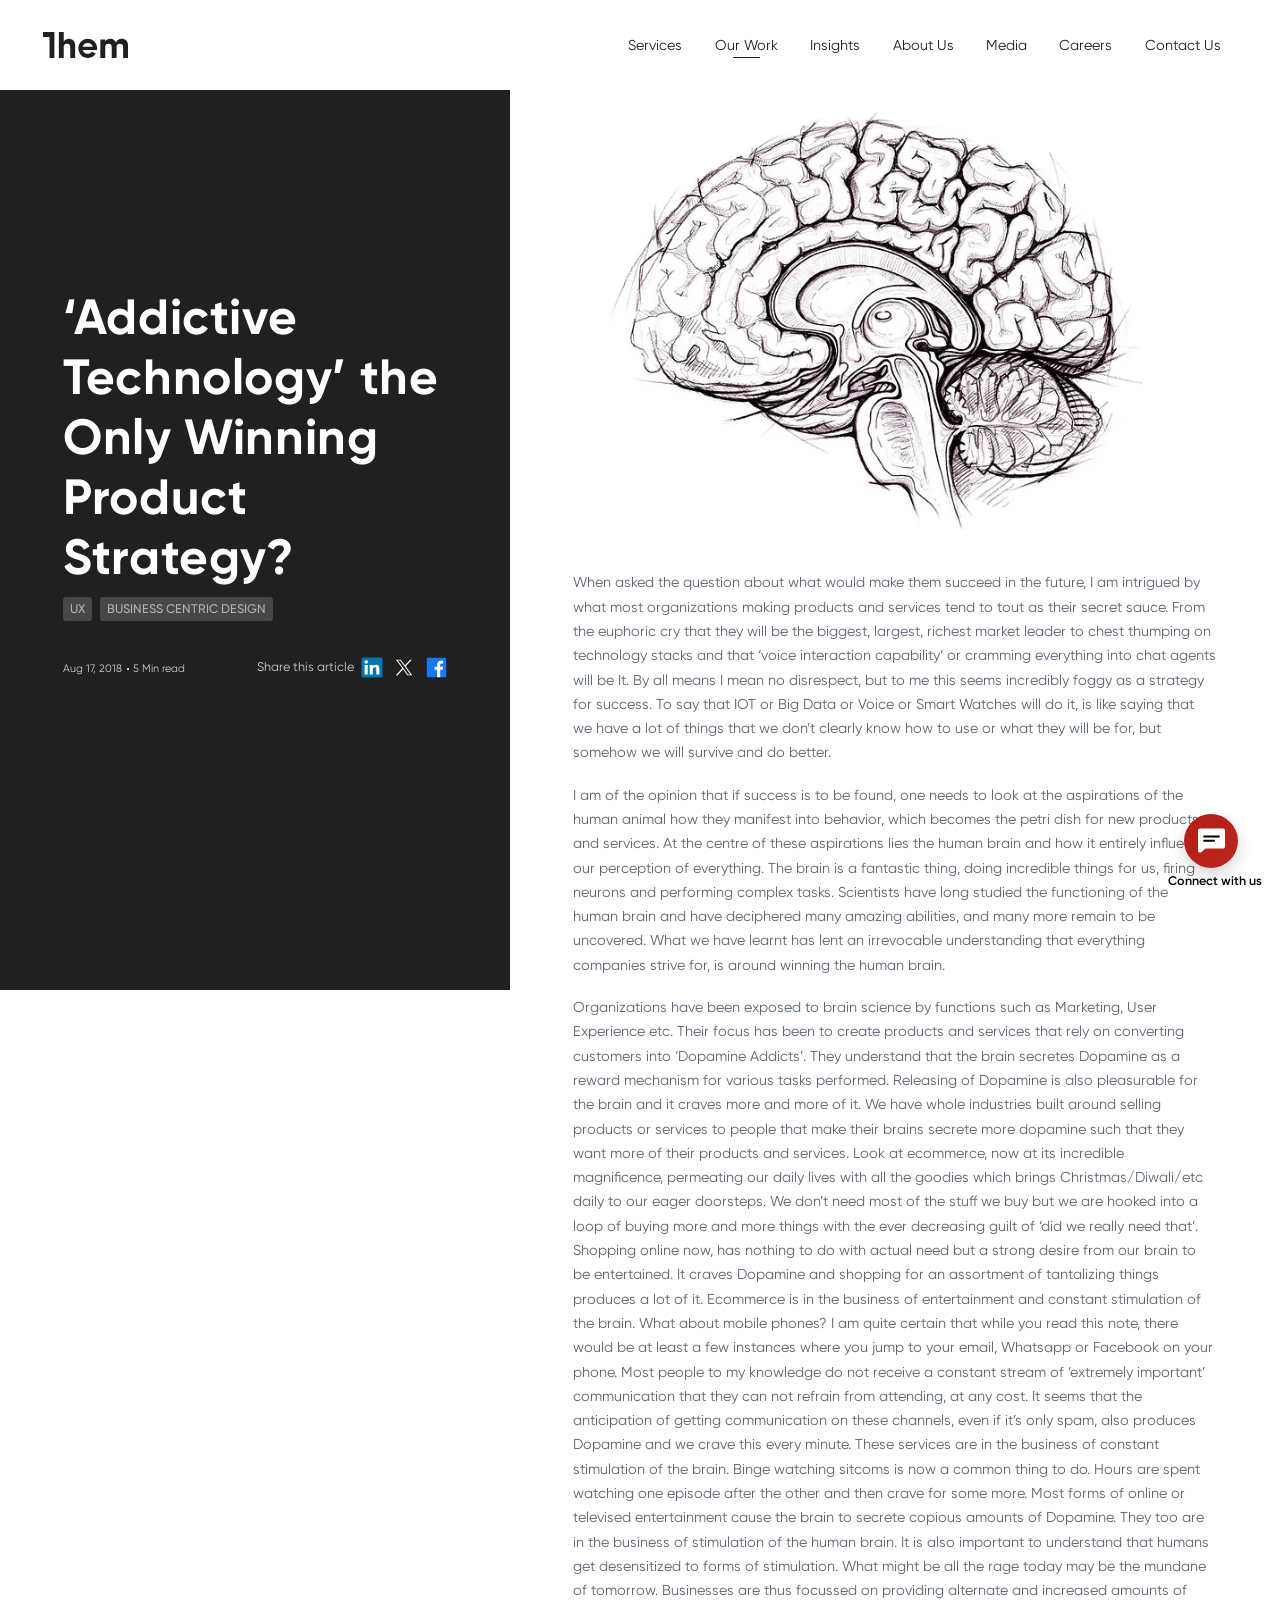
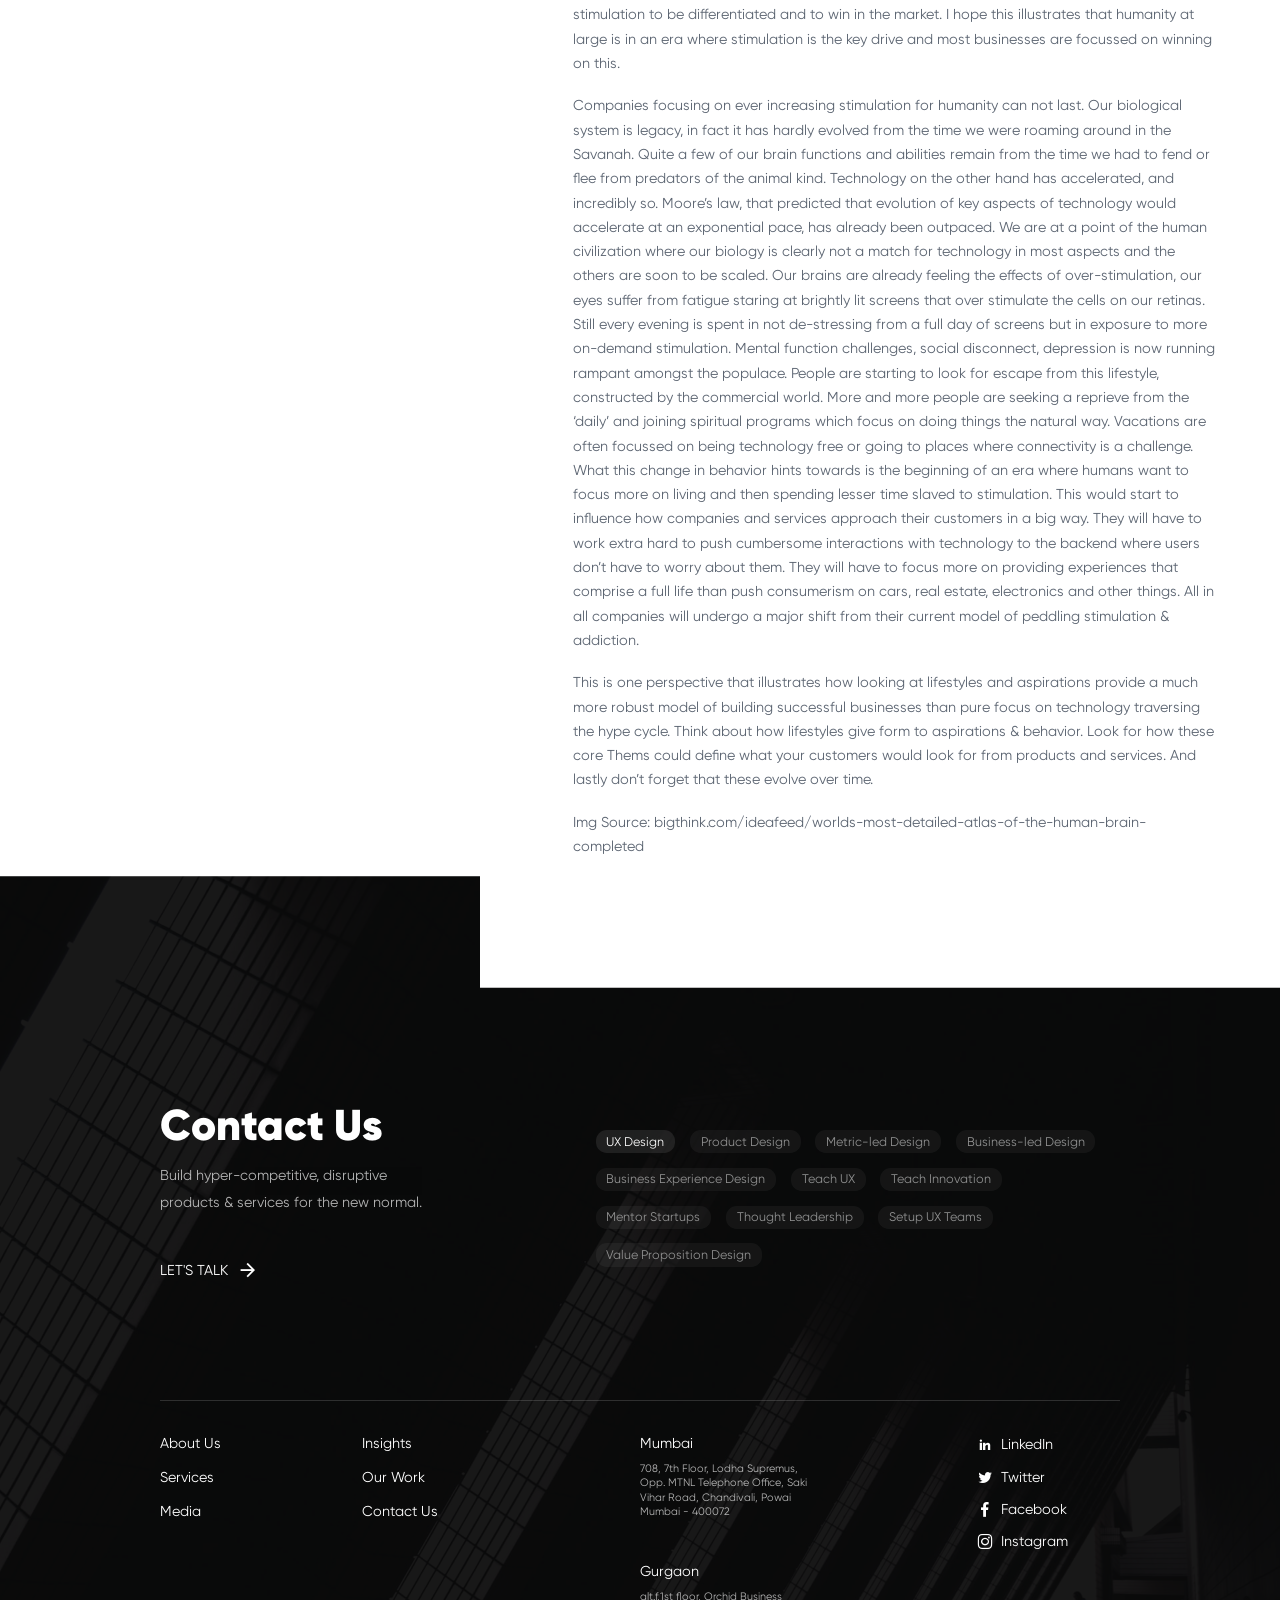
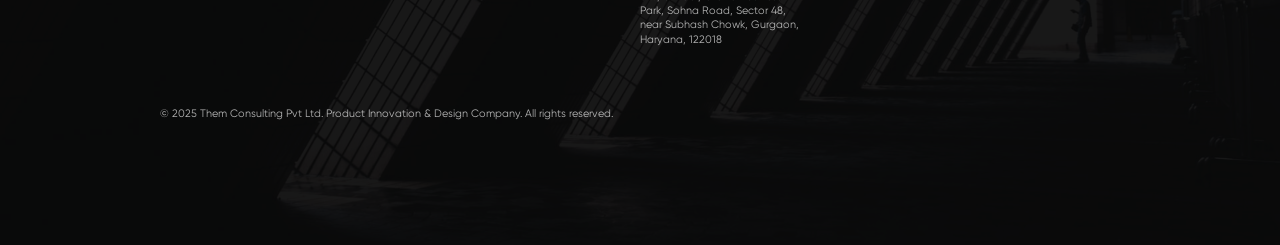
<file: addiction-technology-the-only-winning-product-strategy.html>
<!doctype html>
<html itemscope itemtype="">
  <head>
    <meta charset="utf-8" />
    <meta http-equiv="X-UA-Compatible" content="IE=edge" />
    <meta
      name="viewport"
      content="width=device-width, initial-scale=1.0, maximum-scale=1.0, user-scalable=no"
    />
    <!-- Primary Meta Tags -->
    <title>Expert UI/UX Development Services | Them Consulting</title>
    <meta name="description" content=" " />
    <link rel="canonical" href="" />

    <meta
      name="keywords"
      content="Expert UI/UX Development Services | Them Consulting"
    />
    <meta
      name="google-site-verification"
      content="fa0FZX2MF7MAZL35s2yApXsrSXepQZk1R01duNsot3Q"
    />
    <!-- Open Graph / Facebook -->
    <meta property="og:type" content="website" />
    <meta property="og:url" content="" />
    <meta
      property="og:title"
      content="Expert UI/UX Development Services | Them Consulting"
    />
    <meta property="og:description" content=" " />
    <meta property="og:image" content="assets/images/banner-dummy.jpg" />
    <!-- Twitter -->
    <meta property="twitter:card" content="summary_large_image" />
    <meta property="twitter:url" content="" />
    <meta
      property="twitter:title"
      content="Expert UI/UX Development Services | Them Consulting"
    />
    <meta property="twitter:description" content=" " />
    <meta property="twitter:image" content="assets/images/banner-dummy.jpg" />
    <!-- Schema -->
    <meta
      itemprop="name"
      content="Expert UI/UX Development Services | Them Consulting"
    />
    <meta itemprop="description" content=" " />
    <meta itemprop="image" content="assets/images/banner-dummy.jpg" />
    <!-- Favicon -->
    <link
      rel="shortcut icon"
      href="assets/images/favicon.ico"
      type="image/x-icon"
    />
    <link
      rel="apple-touch-icon"
      sizes="180x180"
      href="assets/images/apple-touch-icon.png"
    />
    <link
      rel="icon"
      type="image/png"
      sizes="32x32"
      href="assets/images/favicon-32x32.png"
    />
    <link
      rel="icon"
      type="image/png"
      sizes="16x16"
      href="assets/images/favicon-16x16.png"
    />
    <!-- css group start -->
    <link rel="stylesheet" href="assets/css/libraries.css" />
    <link rel="stylesheet" type="text/css" href="assets/css/icons.css" />
    <link rel="stylesheet" type="text/css" href="assets/css/custom.css" />
    <link rel="stylesheet" type="text/css" href="assets/css/custom-ds.css" />
    <link
      rel="preload"
      href="assets/fonts/Gilroy-Regular.woff2"
      as="font"
      crossorigin
    />
    <link
      rel="preload"
      href="assets/fonts/Gilroy-Medium.woff2"
      as="font"
      crossorigin
    />
    <link
      rel="preload"
      href="assets/fonts/Gilroy-SemiBold.woff2"
      as="font"
      crossorigin
    />
    <link
      rel="preload"
      href="assets/fonts/Gilroy-Light.woff2"
      as="font"
      crossorigin
    />
    <link
      rel="preload"
      href="assets/fonts/Gilroy-Bold.woff2"
      as="font"
      crossorigin
    />
    <link
      rel="preload"
      href="assets/fonts/Gilroy-Black.woff2"
      as="font"
      crossorigin
    />
    <link rel="manifest" href="manifest.webmanifest" />
    <!-- Global site tag (gtag.js) - Google Analytics -->
    <script
      async
      src="https://www.googletagmanager.com/gtag/js?id=G-CYKT579DC1"
    ></script>
    <script>
      window.dataLayer = window.dataLayer || [];
      function gtag() {
        dataLayer.push(arguments);
      }
      gtag("js", new Date());
      gtag("config", "G-CYKT579DC1");
    </script>
    <!-- css group end -->
    <link
      rel="preload"
      as="video"
      href="/assets/videos/work-payu.mp4"
      crossorigin
    />
  </head>

  <body class="pg-light pg-blog-details" data-pg="work">
    <h1 class="cm-not-in-page">Blog Details</h1>
    <header>
      <!-- header start -->
      <div class="bs-header">
        <div class="logo-wrap">
          <a href="index.html" class="logo"
            ><img
              class="logo-white"
              src="assets/images/logo.svg"
              alt="Website Logo"
            /><img
              class="logo-black"
              src="assets/images/logo-black.svg"
              alt="Black Logo"
            />
          </a>
        </div>
        <div class="nav-wrap">
          <div class="nav-list-wrap">
            <ul class="nav-list">
              <li class="nav-item" data-route="services">
                <a href="services.html" class="nav-link">Services</a>
                <!-- Services Mega Menu Panel -->
                <div class="services-mega-panel">
                  <div class="nav-grid">
                    <div
                      class="nav-grid-links"
                      data-img="assets/images/products/card1.jpg"
                    >
                      <h1>
                        <a href="service-vision-strategy.html"
                          >Vision & Strategy</a
                        >
                      </h1>
                      <a
                        href="service-vision-strategy.html"
                        class="nav-grid-links-subtitle"
                        >Product Strategy</a
                      >
                      <a href="service-vision-strategy.html"
                        >Value Proposition Modelling</a
                      >
                      <a href="service-vision-strategy.html"
                        >Product Envisioning</a
                      >
                      <a href="service-vision-strategy.html">Productization</a>
                      <a href="service-vision-strategy.html">Storytelling</a>
                    </div>

                    <div
                      class="nav-grid-links"
                      data-img="assets/images/products/card3.png"
                    >
                      <h1><a href="service-launch.html">Launch</a></h1>
                      <a href="service-launch.html">Funnel Optimizer</a>
                      <a href="service-launch.html">Growth POD</a>
                      <a href="service-launch.html">Experience Mentorship</a>
                    </div>

                    <div
                      class="nav-grid-links"
                      data-img="assets/images/products/card2.png"
                    >
                      <h1>
                        <a href="service-design-and-develop.html"
                          >Design & Develop</a
                        >
                      </h1>
                      <a href="service-design-and-develop.html">MVP Design</a>
                      <a href="service-design-and-develop.html"
                        >Full UX Design</a
                      >
                      <a href="service-design-and-develop.html"
                        >Digital Transformation</a
                      >
                      <a href="service-design-and-develop.html">UX Testing</a>
                      <a href="service-design-and-develop.html">Plug UX</a>
                    </div>

                    <div
                      class="nav-grid-links"
                      data-img="assets/images/products/card4.jpg"
                    >
                      <h1><a href="service-maintain.html">Maintain</a></h1>
                      <a href="service-maintain.html">Agile UX</a>
                      <a href="service-maintain.html">Metric-Led Design</a>
                      <a href="service-maintain.html">Agile Research</a>
                      <a href="service-maintain.html">UX/CX Audit</a>
                    </div>

                    <div class="nav-grid-image">
                      <a href="services.html">
                        <img
                          id="mega-service-img"
                          src="assets/images/products/card1.jpg"
                          alt="Services"
                        />
                      </a>
                    </div>
                  </div>
                </div>
              </li>
              <li class="nav-item" data-route="work">
                <a href="work.html" class="nav-link">Our work</a>
              </li>
              <li class="nav-item" data-route="insights">
                <a href="insights-perspective.html" class="nav-link"
                  >Insights</a
                >
              </li>
              <li class="nav-item" data-route="about">
                <a href="about-us.html" class="nav-link">About Us</a>
              </li>
              <li class="nav-item" data-route="media">
                <a href="media.html" class="nav-link">Media</a>
              </li>
              <li class="nav-item" data-route="careers">
                <a href="careers.html" class="nav-link">Careers</a>
              </li>
              <li class="nav-item" data-route="contact">
                <a href="contact.html" class="nav-link">Contact Us</a>
              </li>
            </ul>
            <div class="connect-info">
              <ul>
                <li>
                  <a class="mail" href="mailto:hello@them.consulting"
                    >hello@them.consulting</a
                  >
                </li>
                <!-- <li>
                                <a href="tel:+919892257629" class="tel">+91 9892257629</a>
                            </li> -->
              </ul>
            </div>
          </div>
        </div>

        <button class="menu-btn">
          <span class="menu-line"></span>
          <span class="menu-line"></span>
          <span class="menu-line"></span>
        </button>
      </div>
      <!-- header end -->
    </header>

    <!-- <div class="scroll-view" id="scroll-view"> -->

    <main>
      <div class="main">
        <section class="lyt-blog-details">
          <div class="bs-blog-title">
            <div class="info-wrap">
              <div class="title-wrap">
                <h2 class="b-title">
                  ‘Addictive Technology’ the Only Winning Product Strategy?
                </h2>
              </div>
              <ul class="chip-list">
                <li class="chip-item">
                  <div class="mod-chip">UX</div>
                </li>
                <li class="chip-item">
                  <div class="mod-chip">Business centric design</div>
                </li>
              </ul>
              <div class="bottom-wrap">
                <div class="date-wrap">
                  <ul class="d-list">
                    <li class="d-item">Aug 17, 2018</li>
                    <li class="d-item">5 Min read</li>
                  </ul>
                </div>
                <div class="social-wrap">
                  <span class="s-title">Share this article</span>
                  <ul class="social-list">
                    <!-- <li class="social-item"><a href="javascript:void(0)" target="_blank" rel="noopener" class="social-link js-share" data-src="https://www.instagram.com/?url="><img
                                                src="assets/images/instagram.svg" alt="instagram"></a></li> -->
                    <li class="social-item">
                      <a
                        href="javascript:void(0)"
                        target="_blank"
                        rel="noopener"
                        class="social-link js-share"
                        data-src="https://www.linkedin.com/shareArticle?mini=true&url="
                        ><img src="assets/images/linkedin.svg" alt="linkedin"
                      /></a>
                    </li>
                    <li class="social-item">
                      <a
                        href="javascript:void(0)"
                        target="_blank"
                        rel="noopener"
                        class="social-link js-share"
                        data-src="https://twitter.com/intent/tweet?text="
                        ><img src="assets/images/x-icon.svg" alt="x-icon"
                      /></a>
                    </li>
                    <li class="social-item">
                      <a
                        href="javascript:void(0)"
                        target="_blank"
                        rel="noopener"
                        class="social-link js-share"
                        data-src="https://www.facebook.com/sharer/sharer.php?u="
                        ><img src="assets/images/facebook.svg" alt="facebook"
                      /></a>
                    </li>
                  </ul>
                </div>
              </div>
            </div>
          </div>
          <div class="content-wrap">
            <div class="cont-info-wrap">
              <div class="img-wrap">
                <img
                  src="assets/images/addiction-technology-the-only-winning-product-strategy.webp"
                  alt=""
                />
              </div>
              <div class="desc">
                <p>
                  When asked the question about what would make them succeed in
                  the future, I am intrigued by what most organizations making
                  products and services tend to tout as their secret sauce. From
                  the euphoric cry that they will be the biggest, largest,
                  richest market leader to chest thumping on technology stacks
                  and that &lsquo;voice interaction capability&rsquo; or
                  cramming everything into chat agents will be It. By all means
                  I mean no disrespect, but to me this seems incredibly foggy as
                  a strategy for success. To say that IOT or Big Data or Voice
                  or Smart Watches will do it, is like saying that we have a lot
                  of things that we don&rsquo;t clearly know how to use or what
                  they will be for, but somehow we will survive and do better.
                </p>
                <p>
                  I am of the opinion that if success is to be found, one needs
                  to look at the aspirations of the human animal how they
                  manifest into behavior, which becomes the petri dish for new
                  products and services. At the centre of these aspirations lies
                  the human brain and how it entirely influences our perception
                  of everything. The brain is a fantastic thing, doing
                  incredible things for us, firing neurons and performing
                  complex tasks. Scientists have long studied the functioning of
                  the human brain and have deciphered many amazing abilities,
                  and many more remain to be uncovered. What we have learnt has
                  lent an irrevocable understanding that everything companies
                  strive for, is around winning the human brain.
                </p>
                <p>
                  Organizations have been exposed to brain science by functions
                  such as Marketing, User Experience etc. Their focus has been
                  to create products and services that rely on converting
                  customers into &lsquo;Dopamine Addicts&rsquo;. They understand
                  that the brain secretes Dopamine as a reward mechanism for
                  various tasks performed. Releasing of Dopamine is also
                  pleasurable for the brain and it craves more and more of it.
                  We have whole industries built around selling products or
                  services to people that make their brains secrete more
                  dopamine such that they want more of their products and
                  services. Look at ecommerce, now at its incredible
                  magnificence, permeating our daily lives with all the goodies
                  which brings Christmas/Diwali/etc daily to our eager
                  doorsteps. We don&rsquo;t need most of the stuff we buy but we
                  are hooked into a loop of buying more and more things with the
                  ever decreasing guilt of &lsquo;did we really need
                  that&rsquo;. Shopping online now, has nothing to do with
                  actual need but a strong desire from our brain to be
                  entertained. It craves Dopamine and shopping for an assortment
                  of tantalizing things produces a lot of it. Ecommerce is in
                  the business of entertainment and constant stimulation of the
                  brain. What about mobile phones? I am quite certain that while
                  you read this note, there would be at least a few instances
                  where you jump to your email, Whatsapp or Facebook on your
                  phone. Most people to my knowledge do not receive a constant
                  stream of &lsquo;extremely important&rsquo; communication that
                  they can not refrain from attending, at any cost. It seems
                  that the anticipation of getting communication on these
                  channels, even if it&rsquo;s only spam, also produces Dopamine
                  and we crave this every minute. These services are in the
                  business of constant stimulation of the brain. Binge watching
                  sitcoms is now a common thing to do. Hours are spent watching
                  one episode after the other and then crave for some more. Most
                  forms of online or televised entertainment cause the brain to
                  secrete copious amounts of Dopamine. They too are in the
                  business of stimulation of the human brain. It is also
                  important to understand that humans get desensitized to forms
                  of stimulation. What might be all the rage today may be the
                  mundane of tomorrow. Businesses are thus focussed on providing
                  alternate and increased amounts of stimulation to be
                  differentiated and to win in the market. I hope this
                  illustrates that humanity at large is in an era where
                  stimulation is the key drive and most businesses are focussed
                  on winning on this.
                </p>
                <p>
                  Companies focusing on ever increasing stimulation for humanity
                  can not last. Our biological system is legacy, in fact it has
                  hardly evolved from the time we were roaming around in the
                  Savanah. Quite a few of our brain functions and abilities
                  remain from the time we had to fend or flee from predators of
                  the animal kind. Technology on the other hand has accelerated,
                  and incredibly so. Moore&rsquo;s law, that predicted that
                  evolution of key aspects of technology would accelerate at an
                  exponential pace, has already been outpaced. We are at a point
                  of the human civilization where our biology is clearly not a
                  match for technology in most aspects and the others are soon
                  to be scaled. Our brains are already feeling the effects of
                  over-stimulation, our eyes suffer from fatigue staring at
                  brightly lit screens that over stimulate the cells on our
                  retinas. Still every evening is spent in not de-stressing from
                  a full day of screens but in exposure to more on-demand
                  stimulation. Mental function challenges, social disconnect,
                  depression is now running rampant amongst the populace. People
                  are starting to look for escape from this lifestyle,
                  constructed by the commercial world. More and more people are
                  seeking a reprieve from the &lsquo;daily&rsquo; and joining
                  spiritual programs which focus on doing things the natural
                  way. Vacations are often focussed on being technology free or
                  going to places where connectivity is a challenge. What this
                  change in behavior hints towards is the beginning of an era
                  where humans want to focus more on living and then spending
                  lesser time slaved to stimulation. This would start to
                  influence how companies and services approach their customers
                  in a big way. They will have to work extra hard to push
                  cumbersome interactions with technology to the backend where
                  users don&rsquo;t have to worry about them. They will have to
                  focus more on providing experiences that comprise a full life
                  than push consumerism on cars, real estate, electronics and
                  other things. All in all companies will undergo a major shift
                  from their current model of peddling stimulation &amp;
                  addiction.
                </p>
                <p>
                  This is one perspective that illustrates how looking at
                  lifestyles and aspirations provide a much more robust model of
                  building successful businesses than pure focus on technology
                  traversing the hype cycle. Think about how lifestyles give
                  form to aspirations &amp; behavior. Look for how these core
                  Thems could define what your customers would look for from
                  products and services. And lastly don&rsquo;t forget that
                  these evolve over time.
                </p>
                <p>
                  Img Source:
                  bigthink.com/ideafeed/worlds-most-detailed-atlas-of-the-human-brain-completed
                </p>
              </div>
            </div>
          </div>
        </section>
      </div>
    </main>

    <footer>
      <!-- footer start -->
      <div class="bs-footer bg-dark prlx-view">
        <div class="prlx-box">
          <div class="container">
            <div class="footer-top">
              <div class="bs-talk">
                <div class="lhs">
                  <h3 class="title">Contact Us</h3>
                  <p>
                    Build hyper-competitive, disruptive products & services for
                    the new normal.
                  </p>
                  <a
                    href="contact.html"
                    data-url="contact.html"
                    data-id="contact-form"
                    class="js-scroll-to btn btn-link btn-icon"
                  >
                    <span>Let's Talk</span>
                    <span class="icon icon-right-arrow"></span>
                  </a>
                </div>
                <div class="rhs">
                  <div class="bs-tag">
                    <ul class="tag-list">
                      <li class="item">
                        <a
                          data-url="contact.html"
                          data-id="contact-form"
                          class="js-scroll-to active"
                          href="contact.html"
                          >UX Design</a
                        >
                      </li>
                      <li class="item">
                        <a
                          data-url="contact.html"
                          data-id="contact-form"
                          class="js-scroll-to"
                          href="contact.html"
                          >Product Design</a
                        >
                      </li>
                      <li class="item">
                        <a
                          data-url="contact.html"
                          data-id="contact-form"
                          class="js-scroll-to"
                          href="contact.html"
                          >Metric-led Design</a
                        >
                      </li>
                      <li class="item">
                        <a
                          data-url="contact.html"
                          data-id="contact-form"
                          class="js-scroll-to"
                          href="contact.html"
                          >Business-led Design</a
                        >
                      </li>
                      <li class="item">
                        <a
                          data-url="contact.html"
                          data-id="contact-form"
                          class="js-scroll-to"
                          href="contact.html"
                          >Business Experience Design</a
                        >
                      </li>
                      <li class="item">
                        <a
                          data-url="contact.html"
                          data-id="contact-form"
                          class="js-scroll-to"
                          href="contact.html"
                          >Teach UX</a
                        >
                      </li>
                      <li class="item">
                        <a
                          data-url="contact.html"
                          data-id="contact-form"
                          class="js-scroll-to"
                          href="contact.html"
                          >Teach Innovation</a
                        >
                      </li>
                      <li class="item">
                        <a
                          data-url="contact.html"
                          data-id="contact-form"
                          class="js-scroll-to"
                          href="contact.html"
                          >Mentor Startups</a
                        >
                      </li>
                      <li class="item">
                        <a
                          data-url="contact.html"
                          data-id="contact-form"
                          class="js-scroll-to"
                          href="contact.html"
                          >Thought Leadership</a
                        >
                      </li>
                      <li class="item">
                        <a
                          data-url="contact.html"
                          data-id="contact-form"
                          class="js-scroll-to"
                          href="contact.html"
                          >Setup UX Teams</a
                        >
                      </li>
                      <li class="item">
                        <a
                          data-url="contact.html"
                          data-id="contact-form"
                          class="js-scroll-to"
                          href="contact.html"
                          >Value Proposition Design</a
                        >
                      </li>
                    </ul>
                  </div>
                </div>
              </div>
            </div>
            <div class="footer-middle">
              <div class="footer-nav">
                <ul class="nav-list">
                  <li class="nav-item">
                    <a href="about-us.html" class="nav-link">About Us</a>
                  </li>
                  <li class="nav-item">
                    <a href="insights-perspective.html" class="nav-link"
                      >Insights</a
                    >
                  </li>
                  <li class="nav-item">
                    <a href="services.html" class="nav-link">Services</a>
                  </li>
                  <li class="nav-item">
                    <a href="work.html" class="nav-link">Our Work</a>
                  </li>
                  <li class="nav-item">
                    <a href="media.html" class="nav-link">Media</a>
                  </li>
                  <li class="nav-item">
                    <a href="contact.html" class="nav-link">Contact Us</a>
                  </li>
                </ul>
              </div>
              <div class="reach-us">
                <div class="address-list">
                  <div class="mod-address">
                    <h4 class="title">Mumbai</h4>
                    <p>
                      708, 7th Floor, Lodha Supremus, Opp. MTNL Telephone
                      Office, Saki Vihar Road, Chandivali, Powai  Mumbai -
                      400072
                    </p>
                  </div>
                  <div class="mod-address">
                    <h4 class="title">Gurgaon</h4>
                    <p>
                      alt.f,1st floor, Orchid Business Park, Sohna Road, Sector
                      48, near Subhash Chowk, Gurgaon, Haryana, 122018
                    </p>
                  </div>
                </div>
                <div class="social-list">
                  <a
                    href="https://www.linkedin.com/company/30927268/"
                    target="_blank"
                    class="link"
                  >
                    <span class="icon icon-linkedin"></span>
                    <span class="text">LinkedIn</span>
                  </a>
                  <a
                    href="https://twitter.com/ThemConsulting"
                    target="_blank"
                    class="link"
                  >
                    <span class="icon icon-twitter"></span>
                    <span class="text">Twitter</span>
                  </a>
                  <a
                    href="https://www.facebook.com/them.consulting"
                    target="_blank"
                    class="link"
                  >
                    <span class="icon icon-facebook"></span>
                    <span class="text">Facebook</span>
                  </a>
                  <a
                    href="https://www.instagram.com/them.consulting"
                    target="_blank"
                    class="link"
                  >
                    <span class="icon icon-instagram"></span>
                    <span class="text">Instagram</span>
                  </a>
                </div>
              </div>
            </div>
            <span class="copyright"
              >&#169; 2025 Them Consulting Pvt Ltd. Product Innovation & Design
              Company. All rights reserved.
            </span>
          </div>
        </div>
      </div>
      <!-- footer end -->
    </footer>
    <!-- </div> -->
    <div class="bs-chat">
      <div class="bs-form">
        <div class="form-head">
          <img src="assets/images/comment-icon.svg" />
          <h3 class="form-title">
            Let's connect
            <span>To discuss your ideas</span>
          </h3>
        </div>
        <form class="lead-gen">
          <input id="source" name="source" type="hidden" value="Lead Gen" />
          <input id="date" name="date" type="hidden" value="Current Date" />
          <div class="form-wrap">
            <div class="form-group">
              <label for="name" class="input-label">Name</label>
              <input
                id="name"
                name="name"
                type="text"
                class="form-control"
                placeholder="Enter your name"
              />
            </div>
            <div class="form-group">
              <label for="email" class="input-label">Email</label>
              <input
                id="email"
                name="email"
                type="email"
                class="form-control"
                placeholder="Enter your email"
              />
            </div>
            <div class="form-group">
              <label for="mobile" class="input-label">Mobile Number</label>
              <input
                id="mobile"
                name="mobile"
                maxlength="10"
                type="number"
                class="form-control"
                placeholder="Enter your mobile number"
              />
            </div>
            <div class="form-group">
              <div class="label-wrap">
                <label for="message" class="input-label">Write a message</label>
                <span class="word-text"
                  >Word Limit - <span id="charNum">0</span>/100</span
                >
              </div>
              <textarea
                id="message"
                name="message"
                type="text"
                class="form-control"
                placeholder="Write a short message"
                onkeyup="countChar(this)"
              ></textarea>
            </div>
          </div>
          <div class="form-action">
            <button
              class="btn btn-default btn-icon js-submit"
              name="submit"
              type="submit"
            >
              <span>Submit</span>
              <span class="icon icon-right-arrow"></span>
            </button>
          </div>
          <div class="result-wrap">
            <span class="success-text"
              >Information successfully recorded! We will get back to you
              shortly.</span
            >
            <span class="failure-text"
              >There seems to be some technical error. Please try again
              later!</span
            >
          </div>
        </form>
      </div>
      <button class="js-chat-btn">
        <div class="icon-wrap">
          <img src="assets/images/comment-icon.svg" class="image" />
          <span class="icon icon-close"></span>
        </div>
      </button>
    </div>
    <span class="chat-text c-text js-chat-btn">Connect with us</span>
    <div id="proxyScroll" class="proxy-scroll">
      <div id="proxyScrollContent"></div>
    </div>

    <!-- js group start -->
    <script src="assets/js/vendor.js"></script>

    <script type="text/javascript" src="assets/js/custom.js"></script>
    <!-- js group end -->
  </body>
</html>
</file>
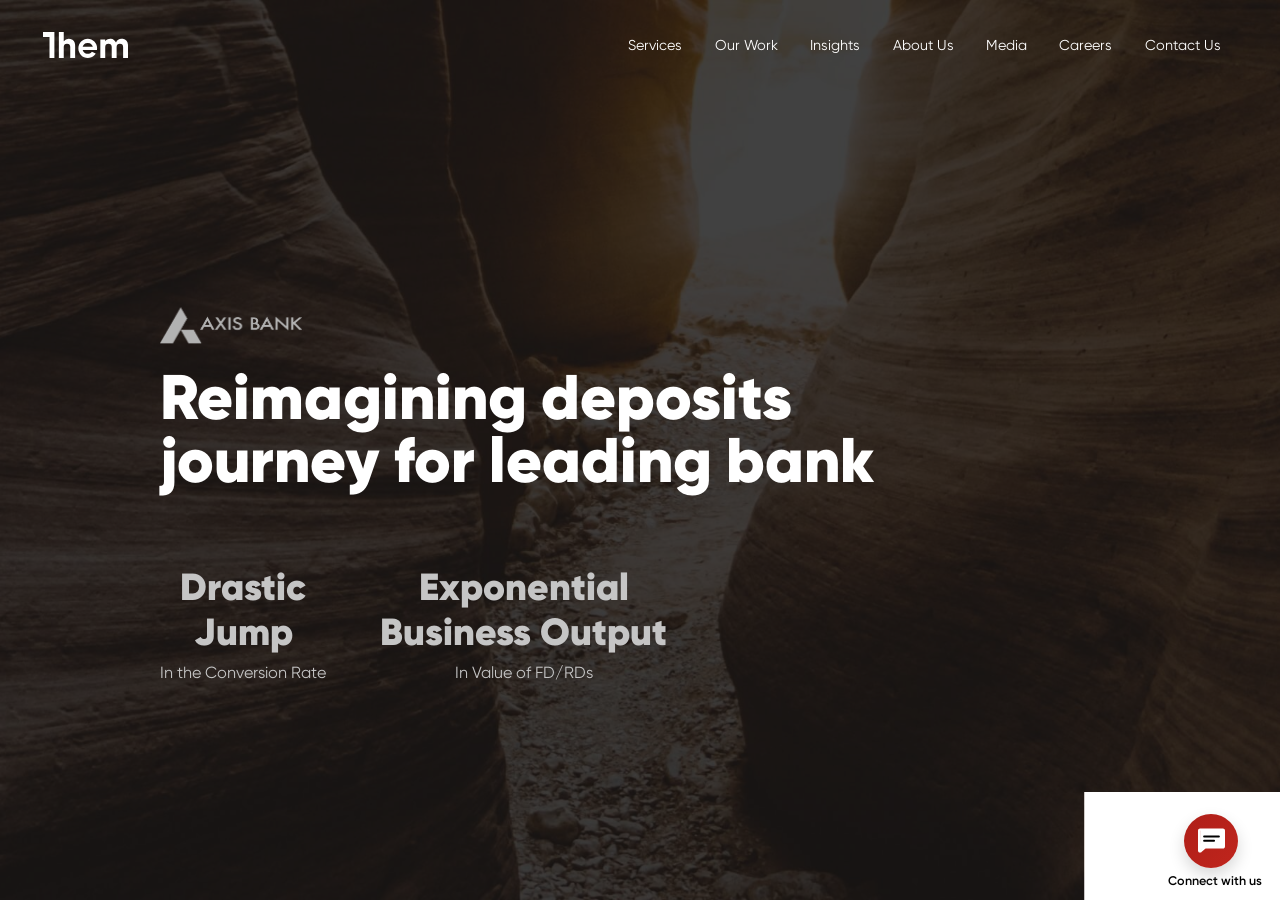
<file: axis-bank.html>
<!doctype html>
<html lang="en">
  <head>
    <meta charset="utf-8" />
    <meta http-equiv="X-UA-Compatible" content="IE=edge" />
    <meta
      name="viewport"
      content="width=device-width, initial-scale=1.0, maximum-scale=1.0, user-scalable=no"
    />
    <!-- Primary Meta Tags -->
    <title>Them Consulting | Case Study</title>
    <meta name="description" content="" />
    <meta name="keywords" content="" />
    <meta
      name="google-site-verification"
      content="fa0FZX2MF7MAZL35s2yApXsrSXepQZk1R01duNsot3Q"
    />
    <!-- Favicon -->
    <link
      rel="shortcut icon"
      href="assets/images/favicon.ico"
      type="image/x-icon"
    />
    <link
      rel="apple-touch-icon"
      sizes="180x180"
      href="assets/images/apple-touch-icon.png"
    />
    <link
      rel="icon"
      type="image/png"
      sizes="32x32"
      href="assets/images/favicon-32x32.png"
    />
    <link
      rel="icon"
      type="image/png"
      sizes="16x16"
      href="assets/images/favicon-16x16.png"
    />
    <!-- css group start -->
    <link rel="stylesheet" href="assets/css/libraries.css" />
    <link rel="stylesheet" type="text/css" href="assets/css/icons.css" />
    <link rel="stylesheet" type="text/css" href="assets/css/custom.css" />
    <link rel="stylesheet" type="text/css" href="assets/css/custom-ds.css" />
    <link
      rel="preload"
      href="assets/fonts/Gilroy-Regular.woff2"
      as="font"
      crossorigin
    />
    <link
      rel="preload"
      href="assets/fonts/Gilroy-Medium.woff2"
      as="font"
      crossorigin
    />
    <link
      rel="preload"
      href="assets/fonts/Gilroy-SemiBold.woff2"
      as="font"
      crossorigin
    />
    <link
      rel="preload"
      href="assets/fonts/Gilroy-Light.woff2"
      as="font"
      crossorigin
    />
    <link
      rel="preload"
      href="assets/fonts/Gilroy-Bold.woff2"
      as="font"
      crossorigin
    />
    <link
      rel="preload"
      href="assets/fonts/Gilroy-Black.woff2"
      as="font"
      crossorigin
    />
    <link rel="manifest" href="manifest.webmanifest" />
    <!-- Global site tag (gtag.js) - Google Analytics -->
    <script
      async
      src="https://www.googletagmanager.com/gtag/js?id=G-CYKT579DC1"
    ></script>
    <script>
      window.dataLayer = window.dataLayer || [];
      function gtag() {
        dataLayer.push(arguments);
      }
      gtag("js", new Date());
      gtag("config", "G-CYKT579DC1");
    </script>
    <!-- css group end -->
  </head>

  <body class="pg-dark">
    <h1 class="cm-not-in-page">Them</h1>
    <header>
      <!-- header start -->
      <div class="bs-header">
        <div class="logo-wrap">
          <a href="index.html" class="logo"
            ><img
              class="logo-white"
              src="assets/images/logo.svg"
              alt="Website Logo"
            /><img
              class="logo-black"
              src="assets/images/logo-black.svg"
              alt="Black Logo"
            />
          </a>
        </div>
        <div class="nav-wrap">
          <div class="nav-list-wrap">
            <ul class="nav-list">
              <li class="nav-item" data-route="services">
                <a href="services.html" class="nav-link">Services</a>
                <!-- Services Mega Menu Panel -->
                <div class="services-mega-panel">
                  <div class="nav-grid">
                    <div
                      class="nav-grid-links"
                      data-img="assets/images/products/card1.jpg"
                    >
                      <h1>
                        <a href="service-vision-strategy.html"
                          >Vision & Strategy</a
                        >
                      </h1>
                      <a
                        href="service-vision-strategy.html"
                        class="nav-grid-links-subtitle"
                        >Product Strategy</a
                      >
                      <a href="service-vision-strategy.html"
                        >Value Proposition Modelling</a
                      >
                      <a href="service-vision-strategy.html"
                        >Product Envisioning</a
                      >
                      <a href="service-vision-strategy.html">Productization</a>
                      <a href="service-vision-strategy.html">Storytelling</a>
                    </div>

                    <div
                      class="nav-grid-links"
                      data-img="assets/images/products/card3.png"
                    >
                      <h1><a href="service-launch.html">Launch</a></h1>
                      <a href="service-launch.html">Funnel Optimizer</a>
                      <a href="service-launch.html">Growth POD</a>
                      <a href="service-launch.html">Experience Mentorship</a>
                    </div>

                    <div
                      class="nav-grid-links"
                      data-img="assets/images/products/card2.png"
                    >
                      <h1>
                        <a href="service-design-and-develop.html"
                          >Design & Develop</a
                        >
                      </h1>
                      <a href="service-design-and-develop.html">MVP Design</a>
                      <a href="service-design-and-develop.html"
                        >Full UX Design</a
                      >
                      <a href="service-design-and-develop.html"
                        >Digital Transformation</a
                      >
                      <a href="service-design-and-develop.html">UX Testing</a>
                      <a href="service-design-and-develop.html">Plug UX</a>
                    </div>

                    <div
                      class="nav-grid-links"
                      data-img="assets/images/products/card4.jpg"
                    >
                      <h1><a href="service-maintain.html">Maintain</a></h1>
                      <a href="service-maintain.html">Agile UX</a>
                      <a href="service-maintain.html">Metric-Led Design</a>
                      <a href="service-maintain.html">Agile Research</a>
                      <a href="service-maintain.html">UX/CX</a>
                    </div>

                    <div class="nav-grid-image">
                      <a href="services.html">
                        <img
                          id="mega-service-img"
                          src="assets/images/products/card1.jpg"
                          alt="Services"
                        />
                      </a>
                    </div>
                  </div>
                </div>
              </li>
              <li class="nav-item" data-route="work">
                <a href="work.html" class="nav-link">Our work</a>
              </li>
              <li class="nav-item" data-route="insights">
                <a href="insights-perspective.html" class="nav-link"
                  >Insights</a
                >
              </li>
              <li class="nav-item" data-route="about">
                <a href="about-us.html" class="nav-link">About Us</a>
              </li>
              <li class="nav-item" data-route="media">
                <a href="media.html" class="nav-link">Media</a>
              </li>
              <li class="nav-item" data-route="careers">
                <a href="careers.html" class="nav-link">Careers</a>
              </li>
              <li class="nav-item" data-route="contact">
                <a href="contact.html" class="nav-link">Contact Us</a>
              </li>
            </ul>
            <div class="connect-info">
              <ul>
                <li>
                  <a class="mail" href="mailto:hello@them.consulting"
                    >hello@them.consulting</a
                  >
                </li>
                <!-- <li>
                                <a href="tel:+919892257629" class="tel">+91 9892257629</a>
                            </li> -->
              </ul>
            </div>
          </div>
        </div>

        <button class="menu-btn">
          <span class="menu-line"></span>
          <span class="menu-line"></span>
          <span class="menu-line"></span>
        </button>
      </div>
      <!-- header end -->
    </header>

    <div class="scroll-view" id="scroll-view">
      <main>
        <div class="main">
          <div class="bs-banner typ-career js-set-bg cm-block">
            <div class="container">
              <div class="banner-cont">
                <div class="logo-wrap">
                  <img src="assets/images/logo/axis-grey-logo.png" />
                </div>
                <!-- <div class="mod-award">
                                <div class="award-img-wrap">
                                    <h3 class="a-title">Best utility<span class="cm-line-break">App
                                            2023</span></h3>
                                </div>
                            </div> -->
                <div class="banner-head">
                  <h2 class="banner-title cm-mob-hidden">
                    <span
                      class="cm-line-break cm-mob-inline titleReveal wow"
                      data-wow-duration="0.8s"
                      >Reimagining deposits</span
                    >
                    <span
                      class="cm-line-break cm-mob-inline titleReveal wow"
                      data-wow-duration="0.8s"
                      data-wow-delay="0.1s"
                      >journey for leading bank</span
                    >
                  </h2>
                  <h2 class="banner-title cm-mob-display">
                    <span
                      class="cm-line-break titleReveal wow"
                      data-wow-duration="0.8s"
                      >Reimagining</span
                    >
                    <span
                      class="cm-line-break titleReveal wow"
                      data-wow-duration="0.8s"
                      data-wow-delay="0.1s"
                      >deposits</span
                    >
                    <span
                      class="cm-line-break titleReveal wow"
                      data-wow-duration="0.8s"
                      data-wow-delay="0.2s"
                      >journey for</span
                    >
                    <span
                      class="cm-line-break titleReveal wow"
                      data-wow-duration="0.8s"
                      data-wow-delay="0.3s"
                      >leading bank</span
                    >
                  </h2>
                </div>
                <div class="bs-count-list typ-banner typ-text">
                  <div class="number-list">
                    <div class="mod-count">
                      <strong class="count"
                        >Drastic <span class="cm-line-break">Jump</span></strong
                      >
                      <p class="text">In the Conversion Rate</p>
                    </div>
                    <div class="mod-count">
                      <strong class="count"
                        >Exponential
                        <span class="cm-line-break"
                          >Business Output</span
                        ></strong
                      >
                      <p class="text">In Value of FD/RDs</p>
                    </div>
                  </div>
                </div>
                <div class="img-wrap">
                  <img
                    src="assets/images/axis-banner.jpg"
                    alt="banner"
                    class="js-fetch-src"
                  />
                </div>
              </div>
            </div>
            <!-- <div class="video-wrap">
                        <video class="js-video-fetch" id="video-slide" data-src="assets/videos/about-us-vid.mp4"
                            data-mbsrc="assets/videos/about-us-vid.mp4" src="" autoplay loop muted
                            preload="auto"></video>
                    </div> -->
          </div>
          <section>
            <div class="bs-work-tile typ-case-study">
              <div class="container">
                <div class="work-info">
                  <div class="work-head">
                    <h2 class="work-title title-prspc">
                      <span
                        class="cm-line-break titleReveal wow"
                        data-wow-duration="0.8s"
                        data-wow-delay="0.1s"
                        >The Business</span
                      >
                      <span
                        class="cm-line-break titleReveal wow"
                        data-wow-duration="0.8s"
                        data-wow-delay="0.2s"
                        >Challenge</span
                      >
                    </h2>
                  </div>
                  <div class="work-desc">
                    <p
                      class="fadeIn wow"
                      data-wow-duration="0.6s"
                      data-wow-delay="0.6s"
                    >
                      The deposits business at Axis bank through a recent user
                      focus group study discovered that there were significant
                      UX issues with current digital journey to book a Fixed of
                      Recurring deposit. They had arrived at the conclusion that
                      these UX issues were severely impacting the business
                      success and needed expert UX help.
                    </p>
                    <p
                      class="fadeIn wow"
                      data-wow-duration="0.6s"
                      data-wow-delay="0.7s"
                    >
                      • One of the key issue around the FD/RD booking journey
                      was around the discovery of deposits as a section and also
                      to identify the right deposit type with respect to
                      customer needs. Lack of discoverability around this are
                      was creating significant bounce.
                    </p>
                    <p
                      class="fadeIn wow"
                      data-wow-duration="0.6s"
                      data-wow-delay="0.8s"
                    >
                      • The second issue area was around the ease of booking
                      form, which thwarted users or did not motivate them to
                      book larger deposit amounts at one go.
                    </p>
                    <p
                      class="fadeIn wow"
                      data-wow-duration="0.6s"
                      data-wow-delay="0.9s"
                    >
                      • The third area was around management of deposits, where
                      the bank was losing customer deposits, as customers were
                      exiting for some reason or the other.
                    </p>
                    <p
                      class="fadeIn wow"
                      data-wow-duration="0.6s"
                      data-wow-delay="1s"
                    >
                      A culmination of these challenges, spawning from user
                      psychology and foundational usability was creating a
                      repeated business impact, which was imperative to be
                      resolved through design intervention.
                    </p>
                  </div>
                </div>
              </div>
              <div class="work-showcase prlx-view prlx-video-full">
                <div class="prlx-box">
                  <video
                    class="js-video-fetch"
                    id="video-slide"
                    data-src="assets/videos/work2.mp4"
                    data-mbsrc="assets/videos/work2.mp4"
                    src=""
                    autoplay
                    loop
                    muted
                    preload="auto"
                  ></video>
                  <!-- <img src="assets/images/deep-domain.png" alt="deep domain"
                                    class="js-video-fetch"> -->
                </div>
              </div>
            </div>
          </section>
          <section>
            <div class="bs-section bs-col-content">
              <div class="container">
                <div class="sec-head">
                  <h2 class="cm-title">
                    <span
                      class="cm-line-break titleReveal wow"
                      data-wow-duration="0.8s"
                      data-wow-offset="0"
                      data-wow-delay="0.1s"
                      >Crafting the</span
                    >
                    <span
                      class="cm-line-break titleReveal wow"
                      data-wow-duration="0.8s"
                      data-wow-delay="0.2s"
                      >experience strategy</span
                    >
                  </h2>
                </div>
                <div class="sec-cont">
                  <div class="left-wrap">
                    <p>
                      The strategy to create business outcomes is always based
                      on deep customer understanding. An illustration of
                      customer behavior, that really explains why they are not
                      doing what the business wants them to. The design team,
                      discovered such hidden gems while excavating true user
                      behaviors as part of a user study.
                    </p>
                    <p>
                      <span class="cm-line-break cm-bold">Insights</span>
                      We understood that customers are often not acting upon
                      excess cash lying in their savings account as they don’t
                      feel the pain of their money shrinking. They also find the
                      process of choosing a deposit hard, with too many choices,
                      and apprehension to park larger sums of their money. Very
                      often customers break their deposits when they need cash
                      and lose out on their interest.
                    </p>
                    <p>
                      <span class="cm-line-break cm-bold"
                        >How to get the users to start and book a deposit</span
                      >
                      How to get the users to start and book a deposit The team
                      crafted a strategy to create upfront motivation and remove
                      decidophobia by making deposits visually apparent. Based
                      on available data we knew that users tend to choose 3
                      types of deposit maturity and surfaced just those to
                      remove decidophobia.
                    </p>
                  </div>
                  <div class="right-wrap">
                    <p>
                      <span class="cm-line-break cm-bold"
                        >Getting users to book larger deposits</span
                      >
                      Once the user was pulled in, the form design was
                      transformed to ask questions which map to how customers
                      think about deposits. We carefully embedded some design
                      ‘suggestion’ techniques, using which user’s were primed on
                      what amount they should park in the deposit to gain the
                      best interest. From semantically similar sounding deposit
                      types to lot of technical terms were simplified such that
                      comprehension became easier. To reduce the cognitive load
                      even further, we took decisions on the behalf of the users
                      basis what is commonly chosen as an option.
                    </p>
                    <p>
                      To prevent pre-mature exits from the booked deposits,
                      customers were guided to take credit against their deposit
                      as to not lose the interest they stood to gain.
                    </p>
                    <p>
                      Crafting such an experience strategy which spanned the
                      deposit, discovery, booking, and management lifecycle
                      creating an explosive business outcome and tremendous ease
                      of use for the bank customers.
                    </p>
                  </div>
                </div>
              </div>
            </div>
          </section>
          <section>
            <div class="step-img-wrap">
              <img src="assets/images/case-study-steps.jpg" alt="" />
            </div>
          </section>
          <section>
            <div class="bs-work-tile typ-case-study">
              <div class="container">
                <div class="work-info">
                  <div class="work-head">
                    <h2 class="work-title title-prspc">
                      <span
                        class="cm-line-break titleReveal wow"
                        data-wow-duration="0.8s"
                        data-wow-delay="0.1s"
                        >Experience</span
                      >
                      <span
                        class="cm-line-break titleReveal wow"
                        data-wow-duration="0.8s"
                        data-wow-delay="0.2s"
                        >Innovations</span
                      >
                    </h2>
                  </div>
                  <div class="work-desc">
                    <p
                      class="fadeIn wow"
                      data-wow-duration="0.6s"
                      data-wow-delay="0.6s"
                    >
                      In our relentless pursuit of enhancing the platform's user
                      experience, we have implemented crucial experience
                      strategies that have yielded remarkable results.
                    </p>
                    <p
                      class="fadeIn wow"
                      data-wow-duration="0.6s"
                      data-wow-delay="0.7s"
                    >
                      Here are a few noteworthy examples of the carefully
                      crafted and executed strategies that have significantly
                      improved user engagement, streamlined processes, and
                      aligned seamlessly with both user and business
                      requirements. The end result is a booking experience for
                      fixed deposits (FD) and recurring deposits (RD) that is
                      not only seamless but also personalized to cater to
                      individual preferences and needs.
                    </p>
                  </div>
                </div>
              </div>
              <ul class="img-list">
                <li class="img-item">
                  <div class="img-wrap">
                    <picture>
                      <source
                        media="(max-width: 768px)"
                        srcset="assets/images/axis-screen1-mb.png"
                      />
                      <img src="assets/images/axis-screen1.png" alt="team" />
                    </picture>
                  </div>
                </li>
                <li class="img-item">
                  <div class="img-wrap">
                    <picture>
                      <source
                        media="(max-width: 768px)"
                        srcset="assets/images/axis-screen2-mb.png"
                      />
                      <img src="assets/images/axis-screen2.png" alt="team" />
                    </picture>
                  </div>
                </li>
                <li class="img-item">
                  <div class="img-wrap">
                    <picture>
                      <source
                        media="(max-width: 768px)"
                        srcset="assets/images/axis-screen3-mb.png"
                      />
                      <img src="assets/images/axis-screen3.png" alt="team" />
                    </picture>
                  </div>
                </li>
              </ul>
            </div>
          </section>
          <!-- <section>
                    <div class="container">
                        <div class="mod-video typ-lg">
                            <div class="img-wrap">
                                <img src="assets/images/build-video-thumbnail.jpg">
                                <div class="icon">
                                    <button class="icon-play js-video-btn"
                                        data-src="assets/videos/about-us-vid.mp4"></button>
                                    <h3 class="caption">How did we built it?</h3>
                                </div>

                            </div>
                        </div>
                    </div>
                </section> -->
          <section>
            <div class="bs-work-tile typ-count typ-case-study last-section">
              <div class="container">
                <div class="work-info">
                  <div class="work-head">
                    <h2 class="work-title title-prspc">
                      <span
                        class="cm-line-break titleReveal wow"
                        data-wow-duration="0.8s"
                        data-wow-delay="0.1s"
                        >Outcomes</span
                      >
                      <span
                        class="cm-line-break titleReveal wow"
                        data-wow-duration="0.8s"
                        data-wow-delay="0.2s"
                        >Delivered</span
                      >
                    </h2>
                  </div>
                  <div class="work-desc">
                    <p
                      class="fadeIn wow"
                      data-wow-duration="0.6s"
                      data-wow-delay="0.6s"
                    >
                      The outcomes of our innovation have surpassed
                      expectations, showcasing remarkable results and impressive
                      numerical figures that highlight the success of our
                      endeavors.
                    </p>
                    <!-- <p class="fadeIn wow" data-wow-duration="0.6s" data-wow-delay="0.6s">Accelerated
                                        disruption in business operation processes calls for relook at
                                        digitization as an approach to providing ease and driving conversion. It is
                                        no longer about moving offine processes to the digital channel to reduce
                                        operational cost. Its about building in the science of persuasion to influence
                                        decision making without being able to speak to the customer to gauge
                                        their needs.</p>
                                    <p class="fadeIn wow" data-wow-duration="0.6s" data-wow-delay="0.6s">A reimagined
                                        approach to providing payment solutions to small merchants,
                                        moved away from worrying about their business type and size but rather
                                        focus on who they want to be. Irrespective of their origins businesses aspire
                                        to grow in many ways, and need a suite of tools that help them get there.</p> -->
                  </div>
                </div>
              </div>
            </div>
          </section>
          <!-- <section>
                    <div class="bs-section prlx-view sec-bg prlx-video-full bs-achievement typ-case-study cm-block">
                        <div class="sec-cont">
                            <h2 class="cm-title typ-white">
                                <strong class="ach-num-40 wow titleReveal" data-wow-duration="0.8s"
                                    data-wow-offset="-20" data-wow-delay="0.1s">
                                    <span class="num">40</span>%
                                </strong>
                                <span class="cm-line-break cm-mob-inline titleReveal wow" data-wow-duration="0.8s"
                                    data-wow-offset="0" data-wow-delay="0.1s">Increase in conversion rates
                                </span>
                            </h2>
                        </div>
                        <div class="prlx-box">
                            <video preload="auto" loop="" muted="" autoplay="" playsinline="">
                                <source src="assets/videos/150.mp4" type="video/mp4">
                            </video>
                        </div>
                    </div>
                </section> -->
          <!-- <section>
                    <div class="bs-section bs-count-list">
                        <div class="container">
                            <div class="number-list">
                                <div class="mod-count">
                                    <strong class="count">+<span class="num">75</span>%</strong>
                                    <p class="text">Conversion Rate</p>
                                </div>
                                <div class="mod-count">
                                    <strong class="count"><span class="num">7,000</span>Cr.</strong>
                                    <p class="text">Value of FD/RDs</p>
                                </div>
                                <div class="mod-count">
                                    <strong class="count"><span class="num">1,00,000</span></strong>
                                    <p class="text">Customers engaged</p>
                                </div>
                            </div>
                        </div>
                    </div>
                </section> -->
          <!-- <section>
                    <div class="bs-section bs-testimonials">
                        <div class="container">
                            <div class="sec-head typ-logo">
                                <h2 class="cm-title">
                                    <span class="cm-line-break titleReveal wow" data-wow-duration="0.8s"
                                        data-wow-offset="0" data-wow-delay="0.1s">Testimonials</span>
                                </h2>
                                <div class="logo-wrap">
                                    <img src="assets/images/logo/axis-logo.png" alt="axis">
                                </div>
                            </div>
                        </div>
                        <div class="sec-cont">
                            <div class="swiper-container slideReveal wow" data-wow-duration="1.2s" data-wow-offset="20"
                                data-wow-delay="0.3s" id="testimonial-list">
                                <div class="swiper-wrapper">
                                    <div class="swiper-slide">
                                        <div class="mod-testimonials js-set-bg">
                                            <div class="img-wrap">
                                                <img src="assets/images/testimonials/case-test1.png" alt=""
                                                    class="js-fetch-src">
                                            </div>
                                            <div class="cont-wrap">
                                                <p class="desc">"We need to disrupt the standard for what is believed to
                                                    be a business, a service or a product."</p>
                                                <strong class="name">Manisha Singh</strong>
                                                <span class="designation">VP, Product Design</span>
                                            </div>
                                            <div class="icon-wrap">
                                                <button class="icon icon-play js-video-btn"
                                                    data-src="assets/videos/about-us-vid.mp4"></button>
                                            </div>
                                        </div>
                                    </div>
                                    <div class="swiper-slide">
                                        <div class="mod-testimonials js-set-bg">
                                            <div class="img-wrap">
                                                <img src="assets/images/testimonials/case-test2.png" alt=""
                                                    class="js-fetch-src">
                                            </div>
                                            <div class="cont-wrap">
                                                <p class="desc">"We need to disrupt the standard for what is believed to
                                                    be a business, a service or a product."</p>
                                                <strong class="name">Gyanendra Sharma</strong>
                                                <span class="designation">Product Manager</span>
                                            </div>
                                            <div class="icon-wrap">
                                                <button class="icon icon-play js-video-btn"
                                                    data-src="assets/videos/about-us-vid.mp4"></button>
                                            </div>
                                        </div>
                                    </div>
                                    <div class="swiper-slide">
                                        <div class="mod-testimonials js-set-bg">
                                            <div class="img-wrap">
                                                <img src="assets/images/testimonials/case-test1.png" alt=""
                                                    class="js-fetch-src">
                                            </div>
                                            <div class="cont-wrap">
                                                <p class="desc">"We need to disrupt the standard for what is believed to
                                                    be a business, a service or a product."</p>
                                                <strong class="name">Manisha Singh</strong>
                                                <span class="designation">VP, Product Design</span>
                                            </div>
                                            <div class="icon-wrap">
                                                <button class="icon icon-play js-video-btn"
                                                    data-src="assets/videos/about-us-vid.mp4"></button>
                                            </div>
                                        </div>
                                    </div>
                                </div>
                                <div class="swiper-navigation-wrap bg-light">
                                    <div class="swiper-button-prev">
                                        <span class="icon icon-left-arrow"></span>
                                    </div>
                                    <div class="swiper-pagination"></div>
                                    <div class="swiper-button-next">
                                        <span class="icon icon-right-arrow"></span>
                                    </div>
                                </div>
                            </div>
                        </div>
                    </div>
                </section> -->
          <!-- <section>
                    <div class="bs-section bs-awards">
                        <div class="container">
                            <div class="sec-head">
                                <h2 class="cm-title typ-white">
                                    <span class="cm-line-break titleReveal wow" data-wow-duration="0.8s"
                                        data-wow-offset="0" data-wow-delay="0.1s">Multiple Awards</span>
                                    <span class="cm-line-break titleReveal wow" data-wow-duration="0.8s"
                                        data-wow-delay="0.2s">& Recognitions</span>
                                </h2>
                            </div>
                            <div class="sec-cont">
                                <div class="award-wrap">
                                    <div class="img-wrap">
                                        <img src="assets/images/phone.png" alt="" />
                                    </div>
                                    <div class="info-wrap">
                                        <ul class="list">
                                            <li class="item">
                                                <div class="mod-award">
                                                    <div class="award-img-wrap">
                                                        <h3 class="a-title">Best utility<span class="cm-line-break">App
                                                                2023</span></h3>
                                                    </div>
                                                    <div class="a-desc">
                                                        <p>Lorem ipsum dolor sit amet, consectetur
                                                            adipiscing elit. Morbi lobortis sollicitudin congue.
                                                            Donec sodales urna at porttitor ultricies.</p>
                                                    </div>
                                                </div>
                                            </li>
                                            <li class="item">
                                                <div class="mod-award">
                                                    <div class="award-img-wrap">
                                                        <h3 class="a-title">Best utility<span class="cm-line-break">App
                                                                2023</span></h3>
                                                    </div>
                                                    <div class="a-desc">
                                                        <p>Lorem ipsum dolor sit amet, consectetur
                                                            adipiscing elit. Morbi lobortis sollicitudin congue.
                                                            Donec sodales urna at porttitor ultricies.</p>
                                                    </div>
                                                </div>
                                            </li>
                                        </ul>
                                    </div>
                                </div>
                            </div>
                        </div>
                    </div>
                </section> -->
          <!-- <section>
                    <div class="bs-section bs-news">
                        <div class="sec-head">
                            <div class="container">
                                <h2 class="cm-title">
                                    <span class="cm-line-break titleReveal wow" data-wow-duration="0.8s"
                                        data-wow-offset="0" data-wow-delay="0.1s">In the News</span>
                                </h2>
                            </div>
                        </div>
                        <div class="sec-cont">
                            <div class="swiper-container slideReveal wow" data-wow-duration="1.2s" data-wow-offset="20"
                                data-wow-delay="0.3s" id="news-list">
                                <div class="swiper-wrapper">
                                    <div class="swiper-slide">
                                        <div class="mod-news">
                                            <div class="logo-wrap">
                                                <img src="assets/images/logo/your-story.png" alt="your-story">
                                            </div>
                                            <h3 class="n-title">Lorem ipsum dolor sit amet</h3>
                                            <p class="n-desc">Lorem ipsum dolor sit amet, consectetur adipiscing
                                                elit.
                                                Morbi lobortis sollicitudin congue. Donec sodales urna
                                                at porttitor ultricies.</p>
                                            <div class="bottom-wrap">
                                                <span class="date">12th June 2023</span>
                                                <a href="#" class="btn btn-link btn-icon">
                                                    <span>View Story</span>
                                                    <span class="icon icon-right-arrow"></span>
                                                </a>
                                            </div>
                                        </div>
                                    </div>
                                    <div class="swiper-slide">
                                        <div class="mod-news">
                                            <div class="logo-wrap">
                                                <img src="assets/images/logo/your-story.png" alt="your-story">
                                            </div>
                                            <h3 class="n-title">Lorem ipsum dolor sit amet</h3>
                                            <p class="n-desc">Lorem ipsum dolor sit amet, consectetur adipiscing
                                                elit.
                                                Morbi lobortis sollicitudin congue. Donec sodales urna
                                                at porttitor ultricies.</p>
                                            <div class="bottom-wrap">
                                                <span class="date">12th June 2023</span>
                                                <a href="#" class="btn btn-link btn-icon">
                                                    <span>View Story</span>
                                                    <span class="icon icon-right-arrow"></span>
                                                </a>
                                            </div>
                                        </div>
                                    </div>
                                    <div class="swiper-slide">
                                        <div class="mod-news">
                                            <div class="logo-wrap">
                                                <img src="assets/images/logo/your-story.png" alt="your-story">
                                            </div>
                                            <h3 class="n-title">Lorem ipsum dolor sit amet</h3>
                                            <p class="n-desc">Lorem ipsum dolor sit amet, consectetur adipiscing
                                                elit.
                                                Morbi lobortis sollicitudin congue. Donec sodales urna
                                                at porttitor ultricies.</p>
                                            <div class="bottom-wrap">
                                                <span class="date">12th June 2023</span>
                                                <a href="#" class="btn btn-link btn-icon">
                                                    <span>View Story</span>
                                                    <span class="icon icon-right-arrow"></span>
                                                </a>
                                            </div>
                                        </div>
                                    </div>
                                </div>
                                <div class="swiper-navigation-wrap bg-light">
                                    <div class="swiper-button-prev">
                                        <span class="icon icon-left-arrow"></span>
                                    </div>
                                    <div class="swiper-pagination"></div>
                                    <div class="swiper-button-next">
                                        <span class="icon icon-right-arrow"></span>
                                    </div>
                                </div>
                            </div>

                        </div>

                    </div>
                </section> -->
        </div>
      </main>
      <footer>
        <!-- footer start -->
        <div class="bs-footer bg-dark prlx-view">
          <div class="prlx-box">
            <div class="container">
              <div class="footer-top">
                <div class="bs-talk">
                  <div class="lhs">
                    <h3 class="title">Let's Talk</h3>
                    <p>
                      Build hyper-competitive, disruptive products & services
                      for the new normal.
                    </p>
                    <a
                      href="contact.html"
                      data-url="contact.html"
                      data-id="contact-form"
                      class="js-scroll-to btn btn-link btn-icon"
                    >
                      <span>Let's Talk</span>
                      <span class="icon icon-right-arrow"></span>
                    </a>
                  </div>
                  <div class="rhs">
                    <div class="bs-tag">
                      <ul class="tag-list">
                        <li class="item">
                          <a
                            data-url="contact.html"
                            data-id="contact-form"
                            class="js-scroll-to active"
                            href="contact.html"
                            >UX Design</a
                          >
                        </li>
                        <li class="item">
                          <a
                            data-url="contact.html"
                            data-id="contact-form"
                            class="js-scroll-to"
                            href="contact.html"
                            >Product Design</a
                          >
                        </li>
                        <li class="item">
                          <a
                            data-url="contact.html"
                            data-id="contact-form"
                            class="js-scroll-to"
                            href="contact.html"
                            >Metric-led Design</a
                          >
                        </li>
                        <li class="item">
                          <a
                            data-url="contact.html"
                            data-id="contact-form"
                            class="js-scroll-to"
                            href="contact.html"
                            >Business-led Design</a
                          >
                        </li>
                        <li class="item">
                          <a
                            data-url="contact.html"
                            data-id="contact-form"
                            class="js-scroll-to"
                            href="contact.html"
                            >Business Experience Design</a
                          >
                        </li>
                        <li class="item">
                          <a
                            data-url="contact.html"
                            data-id="contact-form"
                            class="js-scroll-to"
                            href="contact.html"
                            >Teach UX</a
                          >
                        </li>
                        <li class="item">
                          <a
                            data-url="contact.html"
                            data-id="contact-form"
                            class="js-scroll-to"
                            href="contact.html"
                            >Teach Innovation</a
                          >
                        </li>
                        <li class="item">
                          <a
                            data-url="contact.html"
                            data-id="contact-form"
                            class="js-scroll-to"
                            href="contact.html"
                            >Mentor Startups</a
                          >
                        </li>
                        <li class="item">
                          <a
                            data-url="contact.html"
                            data-id="contact-form"
                            class="js-scroll-to"
                            href="contact.html"
                            >Thought Leadership</a
                          >
                        </li>
                        <li class="item">
                          <a
                            data-url="contact.html"
                            data-id="contact-form"
                            class="js-scroll-to"
                            href="contact.html"
                            >Setup UX Teams</a
                          >
                        </li>
                        <li class="item">
                          <a
                            data-url="contact.html"
                            data-id="contact-form"
                            class="js-scroll-to"
                            href="contact.html"
                            >Value Proposition Design</a
                          >
                        </li>
                      </ul>
                    </div>
                  </div>
                </div>
              </div>
              <div class="footer-middle">
                <div class="footer-nav">
                  <ul class="nav-list">
                    <li class="nav-item">
                      <a href="about-us.html" class="nav-link">About Us</a>
                    </li>
                    <li class="nav-item">
                      <a href="insights-perspective.html" class="nav-link"
                        >Insights</a
                      >
                    </li>
                    <li class="nav-item">
                      <a href="services.html" class="nav-link">Services</a>
                    </li>
                    <li class="nav-item">
                      <a href="work.html" class="nav-link">Our Work</a>
                    </li>
                    <li class="nav-item">
                      <a href="media.html" class="nav-link">Media</a>
                    </li>
                    <li class="nav-item">
                      <a href="contact.html" class="nav-link">Contact Us</a>
                    </li>
                  </ul>
                </div>
                <div class="reach-us">
                  <div class="address-list">
                    <div class="mod-address">
                      <h4 class="title">Mumbai</h4>
                      <p>
                        708, 7th Floor, Lodha Supremus, Opp. MTNL Telephone
                        Office, Saki Vihar Road, Chandivali, Powai  Mumbai -
                        400072
                      </p>
                    </div>
                    <div class="mod-address">
                      <h4 class="title">Gurgaon</h4>
                      <p>
                        alt.f,1st floor, Orchid Business Park, Sohna Road,
                        Sector 48, near Subhash Chowk, Gurgaon, Haryana, 122018
                      </p>
                    </div>
                  </div>
                  <div class="social-list">
                    <a
                      href="https://www.linkedin.com/company/30927268/"
                      target="_blank"
                      class="link"
                    >
                      <span class="icon icon-linkedin"></span>
                      <span class="text">LinkedIn</span>
                    </a>
                    <a
                      href="https://twitter.com/ThemConsulting"
                      target="_blank"
                      class="link"
                    >
                      <span class="icon icon-twitter"></span>
                      <span class="text">Twitter</span>
                    </a>

                    <a
                      href="https://www.facebook.com/them.consulting"
                      target="_blank"
                      class="link"
                    >
                      <span class="icon icon-facebook"></span>
                      <span class="text">Facebook</span>
                    </a>
                    <a
                      href="https://www.instagram.com/them.consulting"
                      target="_blank"
                      class="link"
                    >
                      <span class="icon icon-instagram"></span>
                      <span class="text">Instagram</span>
                    </a>
                  </div>
                </div>
              </div>
              <span class="copyright"
                >&#169; 2025 Them Consulting Pvt Ltd. Product Innovation &
                Design Company. All rights reserved.
              </span>
            </div>
          </div>
        </div>
        <!-- footer end -->
      </footer>
    </div>
    <div class="bs-video-modal">
      <div class="modal-cont">
        <button class="cls-btn">
          <span class="icon icon-close"></span>
        </button>
        <video
          class="js-modal-video-fetch"
          id="video-slide"
          src=""
          autoplay
          playsinline
          loop
          muted
          preload="auto"
        ></video>
      </div>
    </div>
    <div class="bs-chat">
      <div class="bs-form">
        <div class="form-head">
          <img src="assets/images/comment-icon.svg" />
          <h3 class="form-title">
            Let's connect
            <span>To discuss your ideas</span>
          </h3>
        </div>
        <form class="lead-gen">
          <input id="source" name="source" type="hidden" value="Lead Gen" />
          <input id="date" name="date" type="hidden" value="Current Date" />
          <div class="form-wrap">
            <div class="form-group">
              <label for="name" class="input-label">Name</label>
              <input
                id="name"
                name="name"
                type="text"
                class="form-control"
                placeholder="Enter your name"
              />
            </div>
            <div class="form-group">
              <label for="email" class="input-label">Email</label>
              <input
                id="email"
                name="email"
                type="email"
                class="form-control"
                placeholder="Enter your email"
              />
            </div>
            <div class="form-group">
              <label for="mobile" class="input-label">Mobile Number</label>
              <input
                id="mobile"
                name="mobile"
                maxlength="10"
                type="number"
                class="form-control"
                placeholder="Enter your mobile number"
              />
            </div>
            <div class="form-group">
              <div class="label-wrap">
                <label for="message" class="input-label">Write a message</label>
                <span class="word-text"
                  >Word Limit - <span id="charNum">0</span>/100</span
                >
              </div>
              <textarea
                id="message"
                name="message"
                type="text"
                class="form-control"
                placeholder="Write a short message"
                onkeyup="countChar(this)"
              ></textarea>
            </div>
          </div>
          <div class="form-action">
            <button
              class="btn btn-default btn-icon js-submit"
              name="submit"
              type="submit"
            >
              <span>Submit</span>
              <span class="icon icon-right-arrow"></span>
            </button>
          </div>
          <div class="result-wrap">
            <span class="success-text"
              >Information successfully recorded! We will get back to you
              shortly.</span
            >
            <span class="failure-text"
              >There seems to be some technical error. Please try again
              later!</span
            >
          </div>
        </form>
      </div>
      <button class="js-chat-btn">
        <div class="icon-wrap">
          <img src="assets/images/comment-icon.svg" class="image" />
          <span class="icon icon-close"></span>
        </div>
      </button>
    </div>
    <span class="chat-text c-text js-chat-btn">Connect with us</span>
    <div id="proxyScroll" class="proxy-scroll">
      <div id="proxyScrollContent"></div>
    </div>
    <!-- js group start -->
    <script src="assets/js/vendor.js"></script>

    <script type="text/javascript" src="assets/js/custom.js"></script>
    <!-- js group end -->
  </body>
</html>
</file>
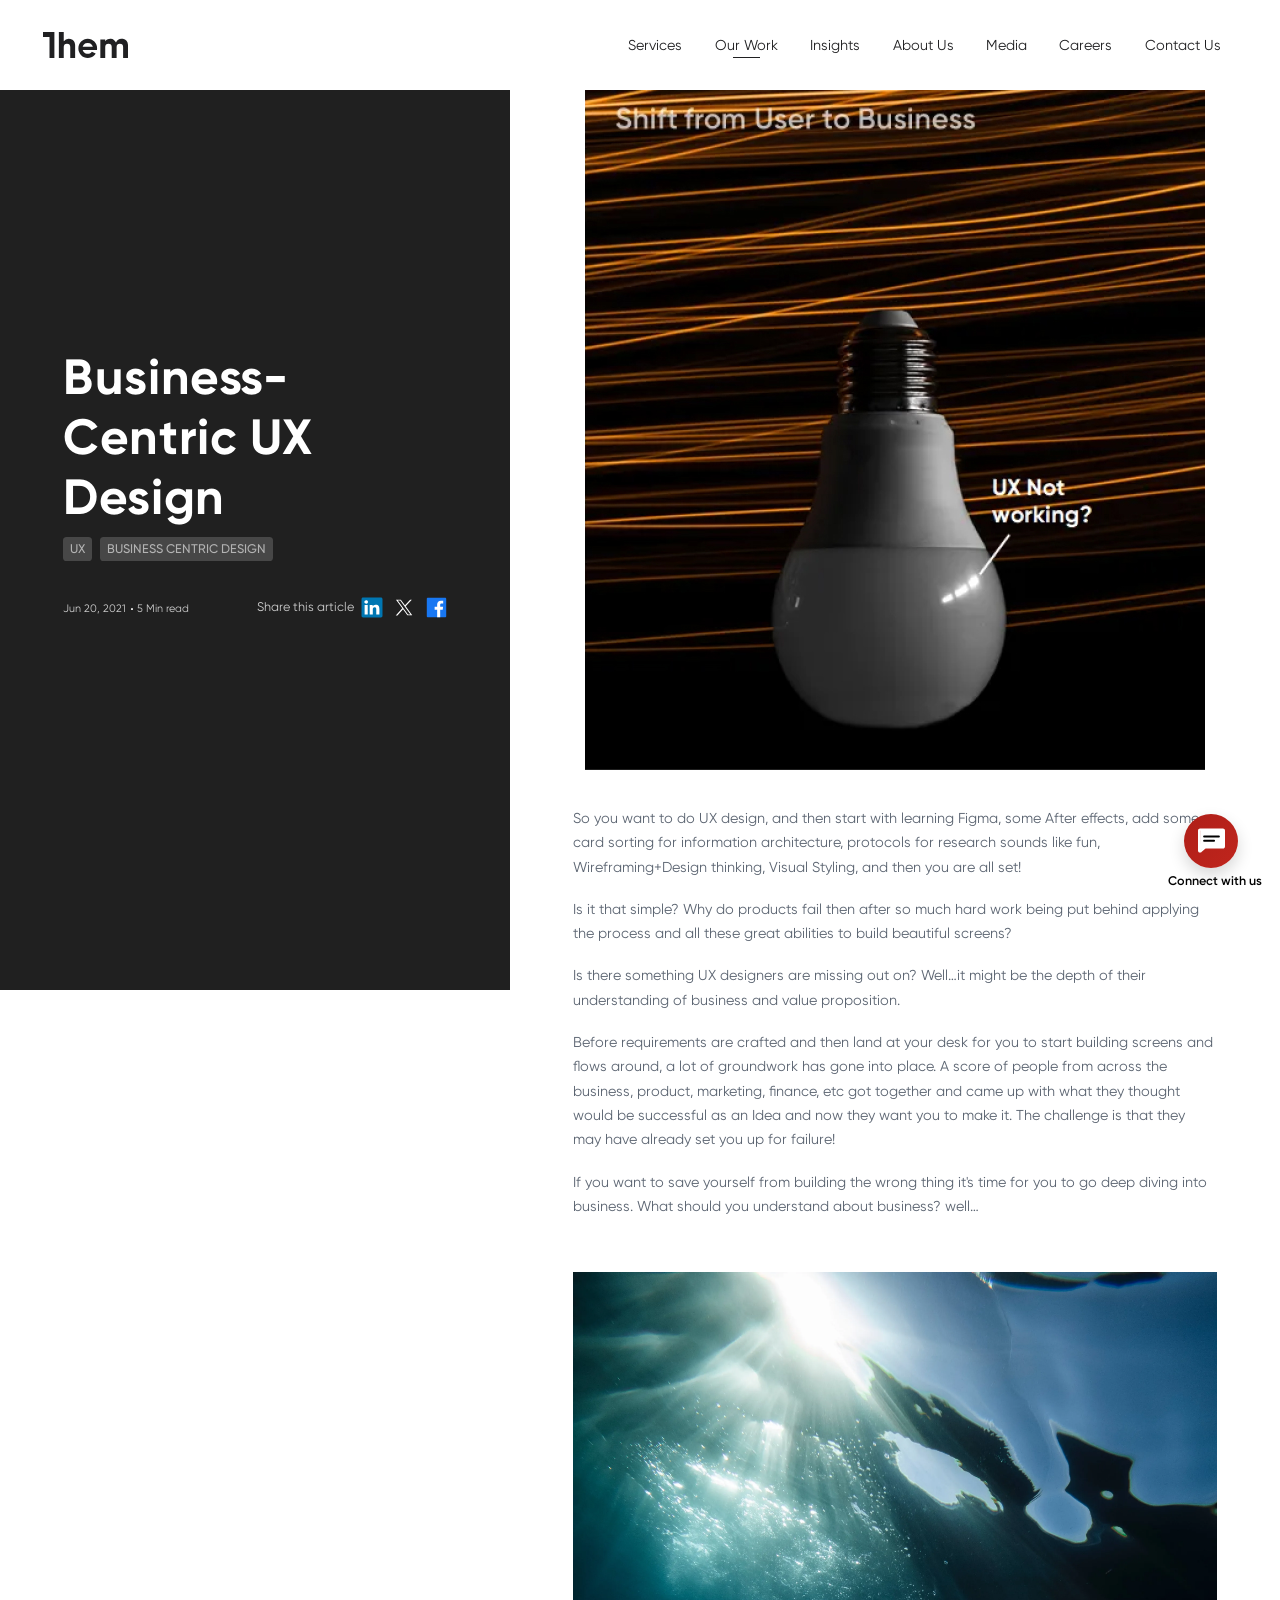
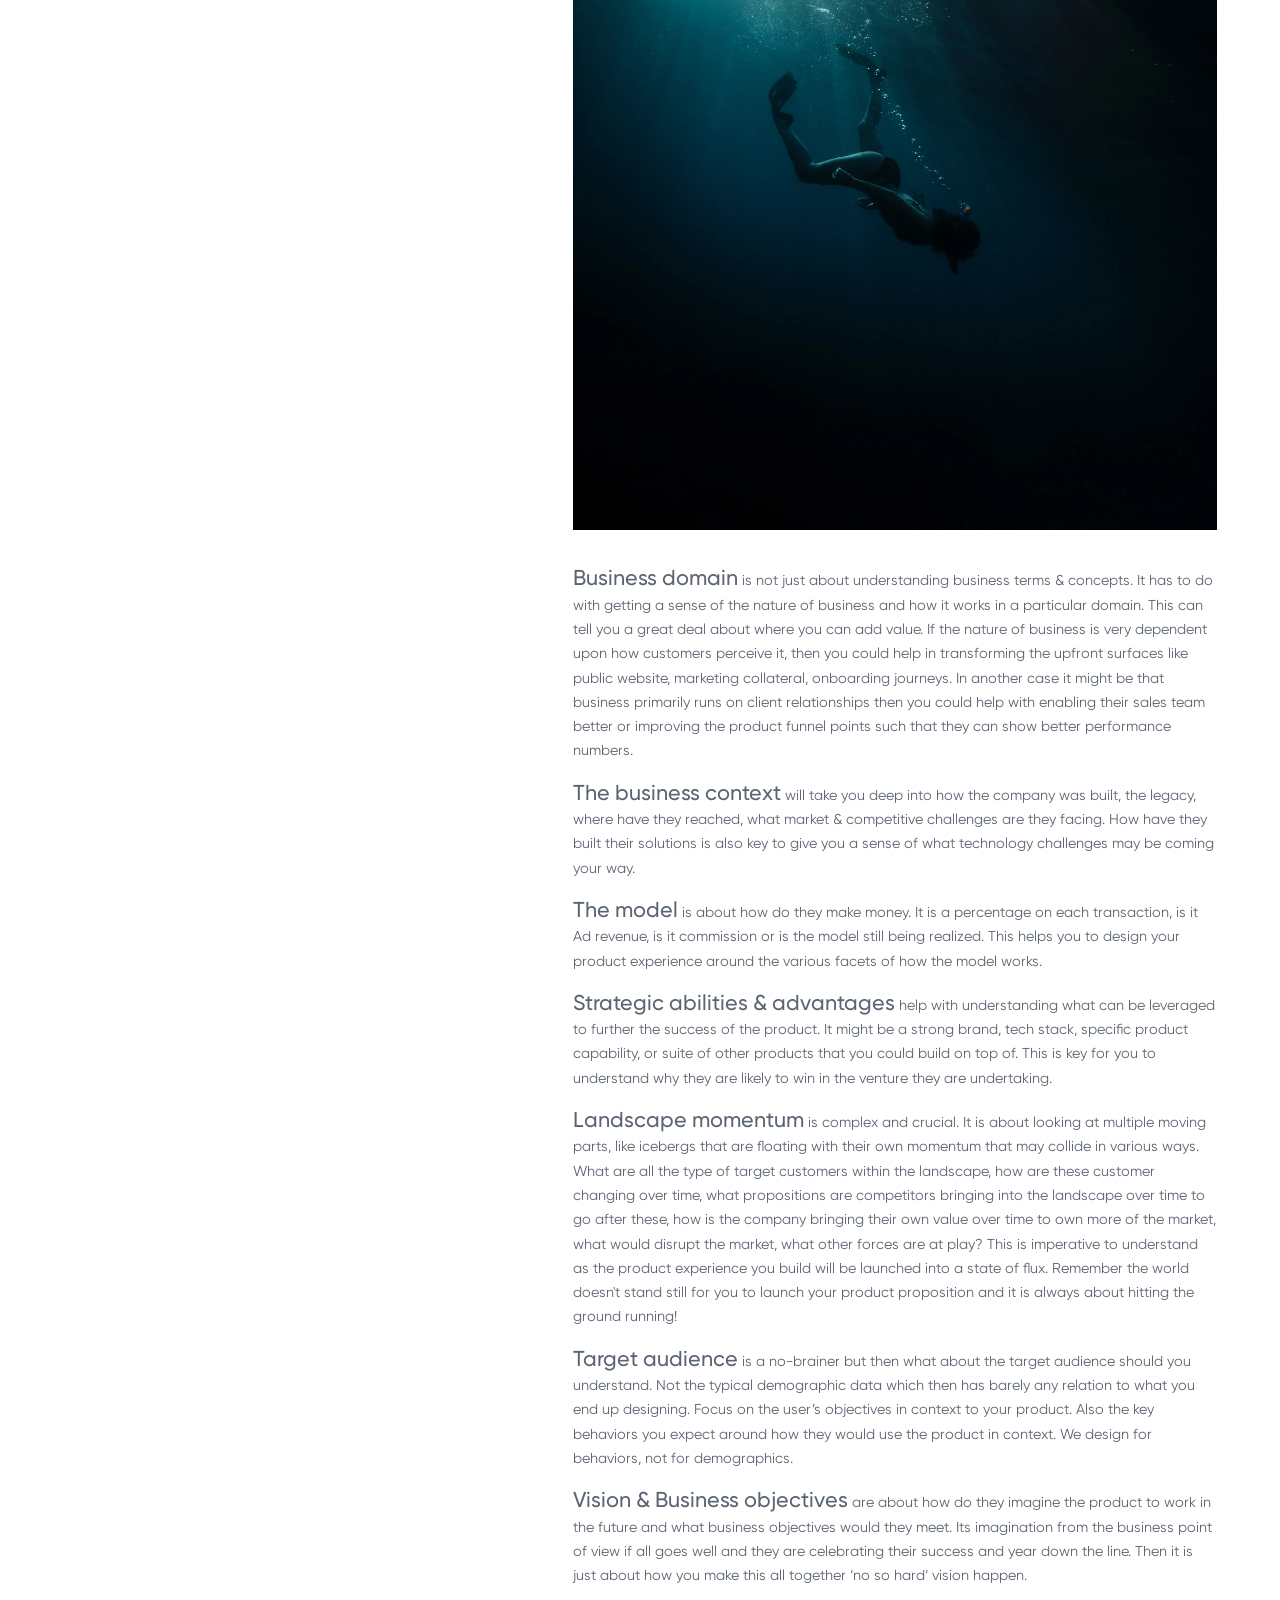
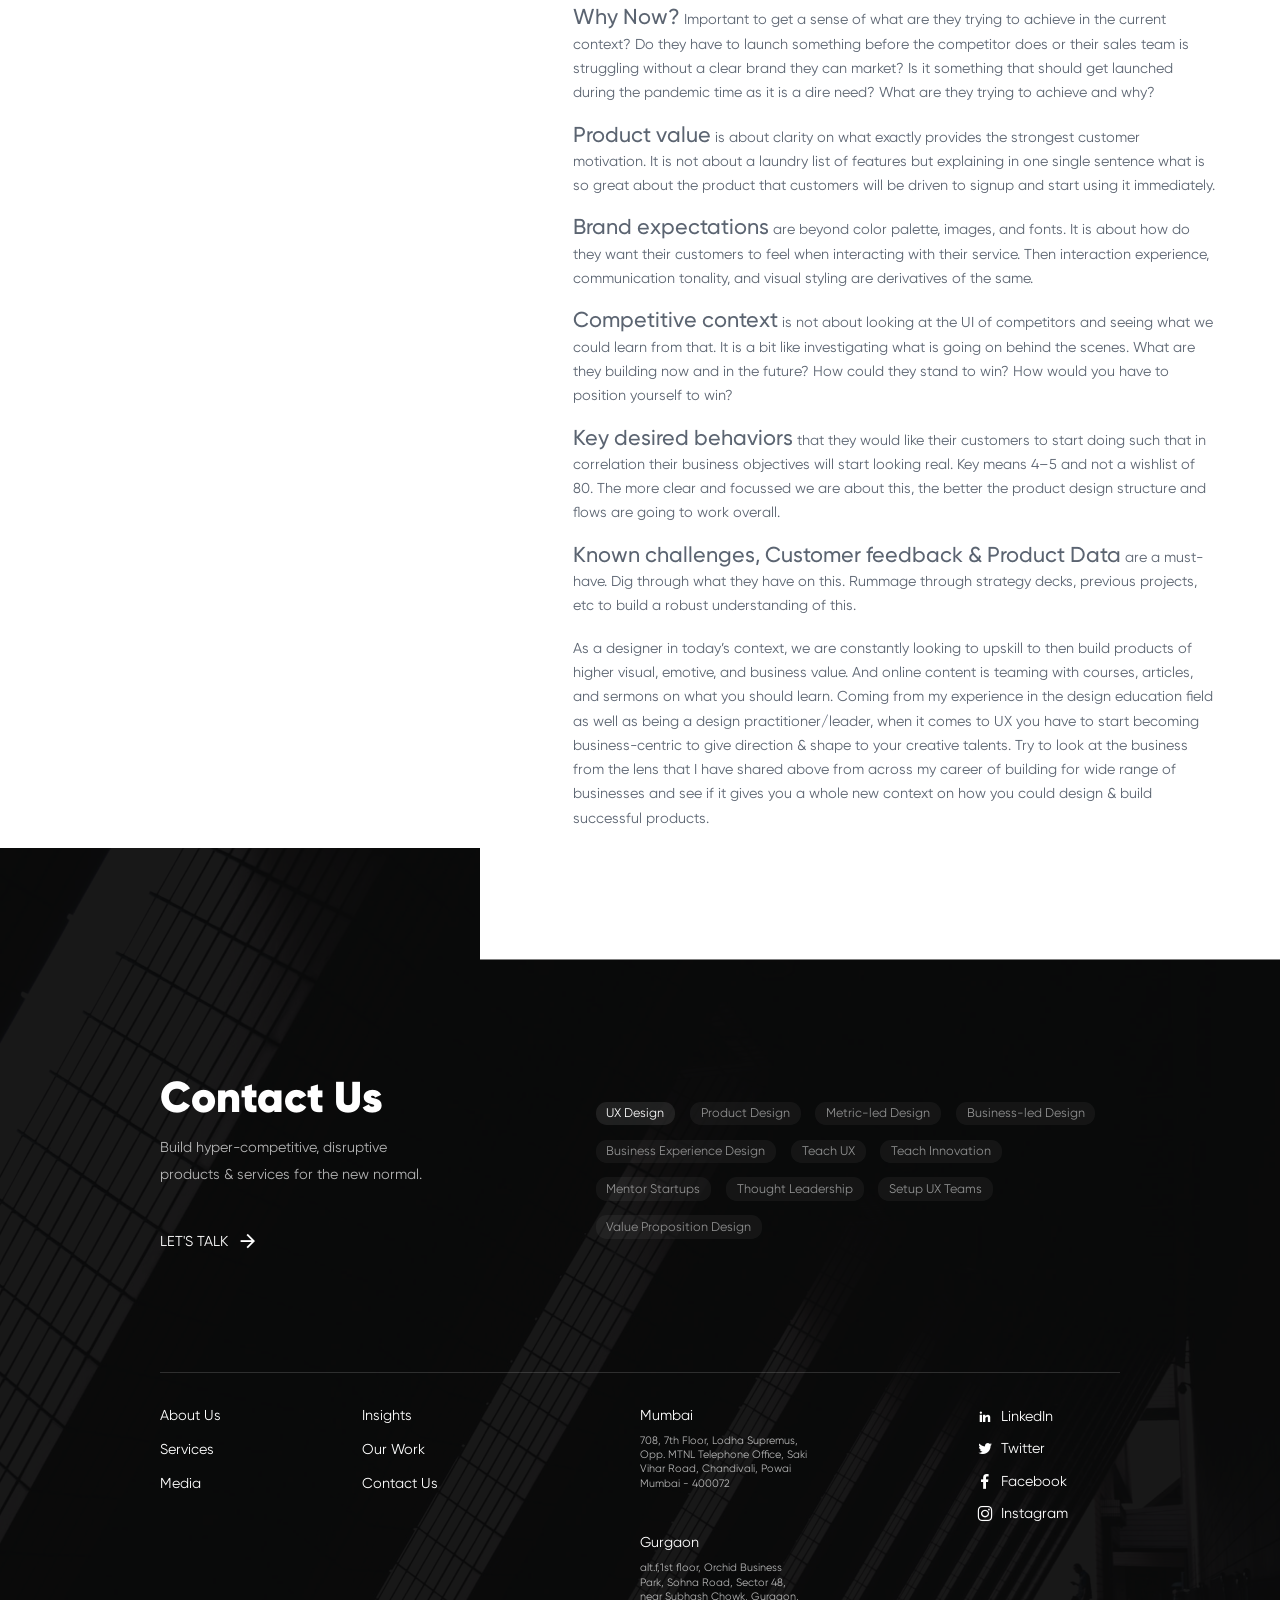
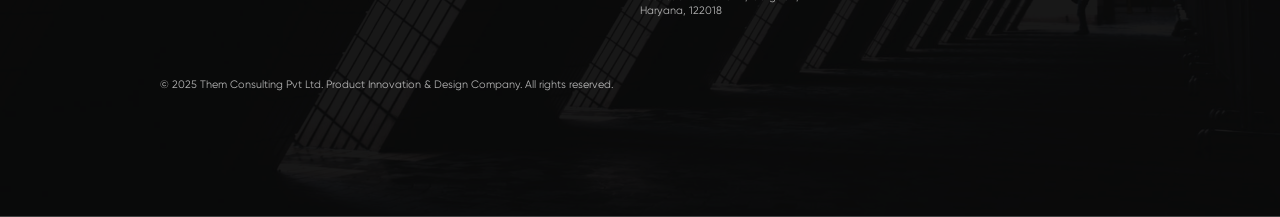
<file: business-centric-ux-design-fc.html>
<!doctype html>
<html itemscope itemtype="">
  <head>
    <meta charset="utf-8" />
    <meta http-equiv="X-UA-Compatible" content="IE=edge" />
    <meta
      name="viewport"
      content="width=device-width, initial-scale=1.0, maximum-scale=1.0, user-scalable=no"
    />
    <!-- Primary Meta Tags -->
    <title>Expert UI/UX Development Services | Them Consulting</title>
    <meta name="description" content=" " />
    <link rel="canonical" href="" />

    <meta
      name="keywords"
      content="Expert UI/UX Development Services | Them Consulting"
    />
    <meta
      name="google-site-verification"
      content="fa0FZX2MF7MAZL35s2yApXsrSXepQZk1R01duNsot3Q"
    />
    <!-- Open Graph / Facebook -->
    <meta property="og:type" content="website" />
    <meta property="og:url" content="" />
    <meta
      property="og:title"
      content="Expert UI/UX Development Services | Them Consulting"
    />
    <meta property="og:description" content=" " />
    <meta property="og:image" content="assets/images/banner-dummy.jpg" />
    <!-- Twitter -->
    <meta property="twitter:card" content="summary_large_image" />
    <meta property="twitter:url" content="" />
    <meta
      property="twitter:title"
      content="Expert UI/UX Development Services | Them Consulting"
    />
    <meta property="twitter:description" content=" " />
    <meta property="twitter:image" content="assets/images/banner-dummy.jpg" />
    <!-- Schema -->
    <meta
      itemprop="name"
      content="Expert UI/UX Development Services | Them Consulting"
    />
    <meta itemprop="description" content=" " />
    <meta itemprop="image" content="assets/images/banner-dummy.jpg" />
    <!-- Favicon -->
    <link
      rel="shortcut icon"
      href="assets/images/favicon.ico"
      type="image/x-icon"
    />
    <link
      rel="apple-touch-icon"
      sizes="180x180"
      href="assets/images/apple-touch-icon.png"
    />
    <link
      rel="icon"
      type="image/png"
      sizes="32x32"
      href="assets/images/favicon-32x32.png"
    />
    <link
      rel="icon"
      type="image/png"
      sizes="16x16"
      href="assets/images/favicon-16x16.png"
    />
    <!-- css group start -->
    <link rel="stylesheet" href="assets/css/libraries.css" />
    <link rel="stylesheet" type="text/css" href="assets/css/icons.css" />
    <link rel="stylesheet" type="text/css" href="assets/css/custom.css" />
    <link rel="stylesheet" type="text/css" href="assets/css/custom-ds.css" />
    <link
      rel="preload"
      href="assets/fonts/Gilroy-Regular.woff2"
      as="font"
      crossorigin
    />
    <link
      rel="preload"
      href="assets/fonts/Gilroy-Medium.woff2"
      as="font"
      crossorigin
    />
    <link
      rel="preload"
      href="assets/fonts/Gilroy-SemiBold.woff2"
      as="font"
      crossorigin
    />
    <link
      rel="preload"
      href="assets/fonts/Gilroy-Light.woff2"
      as="font"
      crossorigin
    />
    <link
      rel="preload"
      href="assets/fonts/Gilroy-Bold.woff2"
      as="font"
      crossorigin
    />
    <link
      rel="preload"
      href="assets/fonts/Gilroy-Black.woff2"
      as="font"
      crossorigin
    />
    <link rel="manifest" href="manifest.webmanifest" />
    <!-- Global site tag (gtag.js) - Google Analytics -->
    <script
      async
      src="https://www.googletagmanager.com/gtag/js?id=G-CYKT579DC1"
    ></script>
    <script>
      window.dataLayer = window.dataLayer || [];
      function gtag() {
        dataLayer.push(arguments);
      }
      gtag("js", new Date());
      gtag("config", "G-CYKT579DC1");
    </script>
    <!-- css group end -->
    <link
      rel="preload"
      as="video"
      href="/assets/videos/work-payu.mp4"
      crossorigin
    />
  </head>

  <body class="pg-light pg-blog-details" data-pg="work">
    <h1 class="cm-not-in-page">Blog Details</h1>
    <header>
      <!-- header start -->
      <div class="bs-header">
        <div class="logo-wrap">
          <a href="index.html" class="logo"
            ><img
              class="logo-white"
              src="assets/images/logo.svg"
              alt="Website Logo"
            /><img
              class="logo-black"
              src="assets/images/logo-black.svg"
              alt="Black Logo"
            />
          </a>
        </div>
        <div class="nav-wrap">
          <div class="nav-list-wrap">
            <ul class="nav-list">
              <li class="nav-item" data-route="services">
                <a href="services.html" class="nav-link">Services</a>
                <!-- Services Mega Menu Panel -->
                <div class="services-mega-panel">
                  <div class="nav-grid">
                    <div
                      class="nav-grid-links"
                      data-img="assets/images/products/card1.jpg"
                    >
                      <h1>
                        <a href="service-vision-strategy.html"
                          >Vision & Strategy</a
                        >
                      </h1>
                      <a
                        href="service-vision-strategy.html"
                        class="nav-grid-links-subtitle"
                        >Product Strategy</a
                      >
                      <a href="service-vision-strategy.html"
                        >Value Proposition Modelling</a
                      >
                      <a href="service-vision-strategy.html"
                        >Product Envisioning</a
                      >
                      <a href="service-vision-strategy.html">Productization</a>
                      <a href="service-vision-strategy.html">Storytelling</a>
                    </div>

                    <div
                      class="nav-grid-links"
                      data-img="assets/images/products/card3.png"
                    >
                      <h1><a href="service-launch.html">Launch</a></h1>
                      <a href="service-launch.html">Funnel Optimizer</a>
                      <a href="service-launch.html">Growth POD</a>
                      <a href="service-launch.html">Experience Mentorship</a>
                    </div>

                    <div
                      class="nav-grid-links"
                      data-img="assets/images/products/card2.png"
                    >
                      <h1>
                        <a href="service-design-and-develop.html"
                          >Design & Develop</a
                        >
                      </h1>
                      <a href="service-design-and-develop.html">MVP Design</a>
                      <a href="service-design-and-develop.html"
                        >Full UX Design</a
                      >
                      <a href="service-design-and-develop.html"
                        >Digital Transformation</a
                      >
                      <a href="service-design-and-develop.html">UX Testing</a>
                      <a href="service-design-and-develop.html">Plug UX</a>
                    </div>

                    <div
                      class="nav-grid-links"
                      data-img="assets/images/products/card4.jpg"
                    >
                      <h1><a href="service-maintain.html">Maintain</a></h1>
                      <a href="service-maintain.html">Agile UX</a>
                      <a href="service-maintain.html">Metric-Led Design</a>
                      <a href="service-maintain.html">Agile Research</a>
                      <a href="service-maintain.html">UX/CX</a>
                    </div>

                    <div class="nav-grid-image">
                      <a href="services.html">
                        <img
                          id="mega-service-img"
                          src="assets/images/products/card1.jpg"
                          alt="Services"
                        />
                      </a>
                    </div>
                  </div>
                </div>
              </li>
              <li class="nav-item" data-route="work">
                <a href="work.html" class="nav-link">Our work</a>
              </li>
              <li class="nav-item" data-route="insights">
                <a href="insights-perspective.html" class="nav-link"
                  >Insights</a
                >
              </li>
              <li class="nav-item" data-route="about">
                <a href="about-us.html" class="nav-link">About Us</a>
              </li>
              <li class="nav-item" data-route="media">
                <a href="media.html" class="nav-link">Media</a>
              </li>
              <li class="nav-item" data-route="careers">
                <a href="careers.html" class="nav-link">Careers</a>
              </li>
              <li class="nav-item" data-route="contact">
                <a href="contact.html" class="nav-link">Contact Us</a>
              </li>
            </ul>
            <div class="connect-info">
              <ul>
                <li>
                  <a class="mail" href="mailto:hello@them.consulting"
                    >hello@them.consulting</a
                  >
                </li>
                <!-- <li>
                                <a href="tel:+919892257629" class="tel">+91 9892257629</a>
                            </li> -->
              </ul>
            </div>
          </div>
        </div>

        <button class="menu-btn">
          <span class="menu-line"></span>
          <span class="menu-line"></span>
          <span class="menu-line"></span>
        </button>
      </div>
      <!-- header end -->
    </header>

    <!-- <div class="scroll-view" id="scroll-view"> -->

    <main>
      <div class="main">
        <section class="lyt-blog-details">
          <div class="bs-blog-title">
            <div class="info-wrap">
              <div class="title-wrap">
                <h2 class="b-title">Business-Centric UX Design</h2>
              </div>
              <ul class="chip-list">
                <li class="chip-item">
                  <div class="mod-chip">UX</div>
                </li>
                <li class="chip-item">
                  <div class="mod-chip">Business centric design</div>
                </li>
              </ul>
              <div class="bottom-wrap">
                <div class="date-wrap">
                  <ul class="d-list">
                    <li class="d-item">Jun 20, 2021</li>
                    <li class="d-item">5 Min read</li>
                  </ul>
                </div>
                <div class="social-wrap">
                  <span class="s-title">Share this article</span>
                  <ul class="social-list">
                    <!-- <li class="social-item"><a href="javascript:void(0)" target="_blank" rel="noopener" class="social-link js-share" data-src="https://www.instagram.com/?url="><img
                                                    src="assets/images/instagram.svg" alt="instagram"></a></li> -->
                    <li class="social-item">
                      <a
                        href="javascript:void(0)"
                        target="_blank"
                        rel="noopener"
                        class="social-link js-share"
                        data-src="https://www.linkedin.com/shareArticle?mini=true&url="
                        ><img src="assets/images/linkedin.svg" alt="linkedin"
                      /></a>
                    </li>
                    <li class="social-item">
                      <a
                        href="javascript:void(0)"
                        target="_blank"
                        rel="noopener"
                        class="social-link js-share"
                        data-src="https://twitter.com/intent/tweet?text="
                        ><img src="assets/images/x-icon.svg" alt="x-icon"
                      /></a>
                    </li>
                    <li class="social-item">
                      <a
                        href="javascript:void(0)"
                        target="_blank"
                        rel="noopener"
                        class="social-link js-share"
                        data-src="https://www.facebook.com/sharer/sharer.php?u="
                        ><img src="assets/images/facebook.svg" alt="facebook"
                      /></a>
                    </li>
                  </ul>
                </div>
              </div>
            </div>
          </div>
          <div class="content-wrap">
            <div class="cont-info-wrap">
              <div class="img-wrap">
                <img
                  src="assets/images/business-centric.jpg"
                  alt="business-centric"
                />
              </div>
              <div class="desc">
                <p>
                  So you want to do UX design, and then start with learning
                  Figma, some After effects, add some card sorting for
                  information architecture, protocols for research sounds like
                  fun, Wireframing+Design thinking, Visual Styling, and then you
                  are all set!
                </p>
                <p>
                  Is it that simple? Why do products fail then after so much
                  hard work being put behind applying the process and all these
                  great abilities to build beautiful screens?
                </p>
                <p>
                  Is there something UX designers are missing out on? Well…it
                  might be the depth of their understanding of business and
                  value proposition.
                </p>
                <p>
                  Before requirements are crafted and then land at your desk for
                  you to start building screens and flows around, a lot of
                  groundwork has gone into place. A score of people from across
                  the business, product, marketing, finance, etc got together
                  and came up with what they thought would be successful as an
                  Idea and now they want you to make it. The challenge is that
                  they may have already set you up for failure!
                </p>
                <p>
                  If you want to save yourself from building the wrong thing
                  it's time for you to go deep diving into business. What should
                  you understand about business? well…
                </p>
                <div class="img-wrap typ-full">
                  <img
                    src="assets/images/business-centric-full.webp"
                    alt="business-centric"
                  />
                </div>
                <p>
                  <span class="text-lg">Business domain</span> is not just about
                  understanding business terms & concepts. It has to do with
                  getting a sense of the nature of business and how it works in
                  a particular domain. This can tell you a great deal about
                  where you can add value. If the nature of business is very
                  dependent upon how customers perceive it, then you could help
                  in transforming the upfront surfaces like public website,
                  marketing collateral, onboarding journeys. In another case it
                  might be that business primarily runs on client relationships
                  then you could help with enabling their sales team better or
                  improving the product funnel points such that they can show
                  better performance numbers.
                </p>
                <p>
                  <span class="text-lg">The business context</span> will take
                  you deep into how the company was built, the legacy, where
                  have they reached, what market & competitive challenges are
                  they facing. How have they built their solutions is also key
                  to give you a sense of what technology challenges may be
                  coming your way.
                </p>
                <p>
                  <span class="text-lg">The model</span> is about how do they
                  make money. It is a percentage on each transaction, is it Ad
                  revenue, is it commission or is the model still being
                  realized. This helps you to design your product experience
                  around the various facets of how the model works.
                </p>
                <p>
                  <span class="text-lg">Strategic abilities & advantages</span>
                  help with understanding what can be leveraged to further the
                  success of the product. It might be a strong brand, tech
                  stack, specific product capability, or suite of other products
                  that you could build on top of. This is key for you to
                  understand why they are likely to win in the venture they are
                  undertaking.
                </p>
                <p>
                  <span class="text-lg">Landscape momentum</span> is complex and
                  crucial. It is about looking at multiple moving parts, like
                  icebergs that are floating with their own momentum that may
                  collide in various ways. What are all the type of target
                  customers within the landscape, how are these customer
                  changing over time, what propositions are competitors bringing
                  into the landscape over time to go after these, how is the
                  company bringing their own value over time to own more of the
                  market, what would disrupt the market, what other forces are
                  at play? This is imperative to understand as the product
                  experience you build will be launched into a state of flux.
                  Remember the world doesn't stand still for you to launch your
                  product proposition and it is always about hitting the ground
                  running!
                </p>
                <p>
                  <span class="text-lg">Target audience</span> is a no-brainer
                  but then what about the target audience should you understand.
                  Not the typical demographic data which then has barely any
                  relation to what you end up designing. Focus on the user’s
                  objectives in context to your product. Also the key behaviors
                  you expect around how they would use the product in context.
                  We design for behaviors, not for demographics.
                </p>
                <p>
                  <span class="text-lg">Vision & Business objectives</span> are
                  about how do they imagine the product to work in the future
                  and what business objectives would they meet. Its imagination
                  from the business point of view if all goes well and they are
                  celebrating their success and year down the line. Then it is
                  just about how you make this all together ‘no so hard’ vision
                  happen.
                </p>
                <p>
                  <span class="text-lg">Why Now?</span> Important to get a sense
                  of what are they trying to achieve in the current context? Do
                  they have to launch something before the competitor does or
                  their sales team is struggling without a clear brand they can
                  market? Is it something that should get launched during the
                  pandemic time as it is a dire need? What are they trying to
                  achieve and why?
                </p>
                <p>
                  <span class="text-lg">Product value</span> is about clarity on
                  what exactly provides the strongest customer motivation. It is
                  not about a laundry list of features but explaining in one
                  single sentence what is so great about the product that
                  customers will be driven to signup and start using it
                  immediately.
                </p>
                <p>
                  <span class="text-lg">Brand expectations</span> are beyond
                  color palette, images, and fonts. It is about how do they want
                  their customers to feel when interacting with their service.
                  Then interaction experience, communication tonality, and
                  visual styling are derivatives of the same.
                </p>
                <p>
                  <span class="text-lg">Competitive context</span> is not about
                  looking at the UI of competitors and seeing what we could
                  learn from that. It is a bit like investigating what is going
                  on behind the scenes. What are they building now and in the
                  future? How could they stand to win? How would you have to
                  position yourself to win?
                </p>
                <p>
                  <span class="text-lg">Key desired behaviors</span> that they
                  would like their customers to start doing such that in
                  correlation their business objectives will start looking real.
                  Key means 4–5 and not a wishlist of 80. The more clear and
                  focussed we are about this, the better the product design
                  structure and flows are going to work overall.
                </p>
                <p>
                  <span class="text-lg"
                    >Known challenges, Customer feedback & Product Data</span
                  >
                  are a must-have. Dig through what they have on this. Rummage
                  through strategy decks, previous projects, etc to build a
                  robust understanding of this.
                </p>
                <p>
                  As a designer in today’s context, we are constantly looking to
                  upskill to then build products of higher visual, emotive, and
                  business value. And online content is teaming with courses,
                  articles, and sermons on what you should learn. Coming from my
                  experience in the design education field as well as being a
                  design practitioner/leader, when it comes to UX you have to
                  start becoming business-centric to give direction & shape to
                  your creative talents. Try to look at the business from the
                  lens that I have shared above from across my career of
                  building for wide range of businesses and see if it gives you
                  a whole new context on how you could design & build successful
                  products.
                </p>
              </div>
            </div>
          </div>
        </section>
      </div>
    </main>

    <footer>
      <!-- footer start -->
      <div class="bs-footer bg-dark prlx-view">
        <div class="prlx-box">
          <div class="container">
            <div class="footer-top">
              <div class="bs-talk">
                <div class="lhs">
                  <h3 class="title">Contact Us</h3>
                  <p>
                    Build hyper-competitive, disruptive products & services for
                    the new normal.
                  </p>
                  <a
                    href="contact.html"
                    data-url="contact.html"
                    data-id="contact-form"
                    class="js-scroll-to btn btn-link btn-icon"
                  >
                    <span>Let's Talk</span>
                    <span class="icon icon-right-arrow"></span>
                  </a>
                </div>
                <div class="rhs">
                  <div class="bs-tag">
                    <ul class="tag-list">
                      <li class="item">
                        <a
                          data-url="contact.html"
                          data-id="contact-form"
                          class="js-scroll-to active"
                          href="contact.html"
                          >UX Design</a
                        >
                      </li>
                      <li class="item">
                        <a
                          data-url="contact.html"
                          data-id="contact-form"
                          class="js-scroll-to"
                          href="contact.html"
                          >Product Design</a
                        >
                      </li>
                      <li class="item">
                        <a
                          data-url="contact.html"
                          data-id="contact-form"
                          class="js-scroll-to"
                          href="contact.html"
                          >Metric-led Design</a
                        >
                      </li>
                      <li class="item">
                        <a
                          data-url="contact.html"
                          data-id="contact-form"
                          class="js-scroll-to"
                          href="contact.html"
                          >Business-led Design</a
                        >
                      </li>
                      <li class="item">
                        <a
                          data-url="contact.html"
                          data-id="contact-form"
                          class="js-scroll-to"
                          href="contact.html"
                          >Business Experience Design</a
                        >
                      </li>
                      <li class="item">
                        <a
                          data-url="contact.html"
                          data-id="contact-form"
                          class="js-scroll-to"
                          href="contact.html"
                          >Teach UX</a
                        >
                      </li>
                      <li class="item">
                        <a
                          data-url="contact.html"
                          data-id="contact-form"
                          class="js-scroll-to"
                          href="contact.html"
                          >Teach Innovation</a
                        >
                      </li>
                      <li class="item">
                        <a
                          data-url="contact.html"
                          data-id="contact-form"
                          class="js-scroll-to"
                          href="contact.html"
                          >Mentor Startups</a
                        >
                      </li>
                      <li class="item">
                        <a
                          data-url="contact.html"
                          data-id="contact-form"
                          class="js-scroll-to"
                          href="contact.html"
                          >Thought Leadership</a
                        >
                      </li>
                      <li class="item">
                        <a
                          data-url="contact.html"
                          data-id="contact-form"
                          class="js-scroll-to"
                          href="contact.html"
                          >Setup UX Teams</a
                        >
                      </li>
                      <li class="item">
                        <a
                          data-url="contact.html"
                          data-id="contact-form"
                          class="js-scroll-to"
                          href="contact.html"
                          >Value Proposition Design</a
                        >
                      </li>
                    </ul>
                  </div>
                </div>
              </div>
            </div>
            <div class="footer-middle">
              <div class="footer-nav">
                <ul class="nav-list">
                  <li class="nav-item">
                    <a href="about-us.html" class="nav-link">About Us</a>
                  </li>
                  <li class="nav-item">
                    <a href="insights-perspective.html" class="nav-link"
                      >Insights</a
                    >
                  </li>
                  <li class="nav-item">
                    <a href="services.html" class="nav-link">Services</a>
                  </li>
                  <li class="nav-item">
                    <a href="work.html" class="nav-link">Our Work</a>
                  </li>
                  <li class="nav-item">
                    <a href="media.html" class="nav-link">Media</a>
                  </li>
                  <li class="nav-item">
                    <a href="contact.html" class="nav-link">Contact Us</a>
                  </li>
                </ul>
              </div>
              <div class="reach-us">
                <div class="address-list">
                  <div class="mod-address">
                    <h4 class="title">Mumbai</h4>
                    <p>
                      708, 7th Floor, Lodha Supremus, Opp. MTNL Telephone
                      Office, Saki Vihar Road, Chandivali, Powai  Mumbai -
                      400072
                    </p>
                  </div>
                  <div class="mod-address">
                    <h4 class="title">Gurgaon</h4>
                    <p>
                      alt.f,1st floor, Orchid Business Park, Sohna Road, Sector
                      48, near Subhash Chowk, Gurgaon, Haryana, 122018
                    </p>
                  </div>
                </div>
                <div class="social-list">
                  <a
                    href="https://www.linkedin.com/company/30927268/"
                    target="_blank"
                    class="link"
                  >
                    <span class="icon icon-linkedin"></span>
                    <span class="text">LinkedIn</span>
                  </a>
                  <a
                    href="https://twitter.com/ThemConsulting"
                    target="_blank"
                    class="link"
                  >
                    <span class="icon icon-twitter"></span>
                    <span class="text">Twitter</span>
                  </a>
                  <a
                    href="https://www.facebook.com/them.consulting"
                    target="_blank"
                    class="link"
                  >
                    <span class="icon icon-facebook"></span>
                    <span class="text">Facebook</span>
                  </a>
                  <a
                    href="https://www.instagram.com/them.consulting"
                    target="_blank"
                    class="link"
                  >
                    <span class="icon icon-instagram"></span>
                    <span class="text">Instagram</span>
                  </a>
                </div>
              </div>
            </div>
            <span class="copyright"
              >&#169; 2025 Them Consulting Pvt Ltd. Product Innovation & Design
              Company. All rights reserved.
            </span>
          </div>
        </div>
      </div>
      <!-- footer end -->
    </footer>
    <!-- </div> -->
    <div class="bs-chat">
      <div class="bs-form">
        <div class="form-head">
          <img src="assets/images/comment-icon.svg" />
          <h3 class="form-title">
            Let's connect
            <span>To discuss your ideas</span>
          </h3>
        </div>
        <form class="lead-gen">
          <input id="source" name="source" type="hidden" value="Lead Gen" />
          <input id="date" name="date" type="hidden" value="Current Date" />
          <div class="form-wrap">
            <div class="form-group">
              <label for="name" class="input-label">Name</label>
              <input
                id="name"
                name="name"
                type="text"
                class="form-control"
                placeholder="Enter your name"
              />
            </div>
            <div class="form-group">
              <label for="email" class="input-label">Email</label>
              <input
                id="email"
                name="email"
                type="email"
                class="form-control"
                placeholder="Enter your email"
              />
            </div>
            <div class="form-group">
              <label for="mobile" class="input-label">Mobile Number</label>
              <input
                id="mobile"
                name="mobile"
                maxlength="10"
                type="number"
                class="form-control"
                placeholder="Enter your mobile number"
              />
            </div>
            <div class="form-group">
              <div class="label-wrap">
                <label for="message" class="input-label">Write a message</label>
                <span class="word-text"
                  >Word Limit - <span id="charNum">0</span>/100</span
                >
              </div>
              <textarea
                id="message"
                name="message"
                type="text"
                class="form-control"
                placeholder="Write a short message"
                onkeyup="countChar(this)"
              ></textarea>
            </div>
          </div>
          <div class="form-action">
            <button
              class="btn btn-default btn-icon js-submit"
              name="submit"
              type="submit"
            >
              <span>Submit</span>
              <span class="icon icon-right-arrow"></span>
            </button>
          </div>
          <div class="result-wrap">
            <span class="success-text"
              >Information successfully recorded! We will get back to you
              shortly.</span
            >
            <span class="failure-text"
              >There seems to be some technical error. Please try again
              later!</span
            >
          </div>
        </form>
      </div>
      <button class="js-chat-btn">
        <div class="icon-wrap">
          <img src="assets/images/comment-icon.svg" class="image" />
          <span class="icon icon-close"></span>
        </div>
      </button>
    </div>
    <span class="chat-text c-text js-chat-btn">Connect with us</span>
    <div id="proxyScroll" class="proxy-scroll">
      <div id="proxyScrollContent"></div>
    </div>

    <!-- js group start -->
    <script src="assets/js/vendor.js"></script>

    <script type="text/javascript" src="assets/js/custom.js"></script>
    <!-- js group end -->
  </body>
</html>
</file>
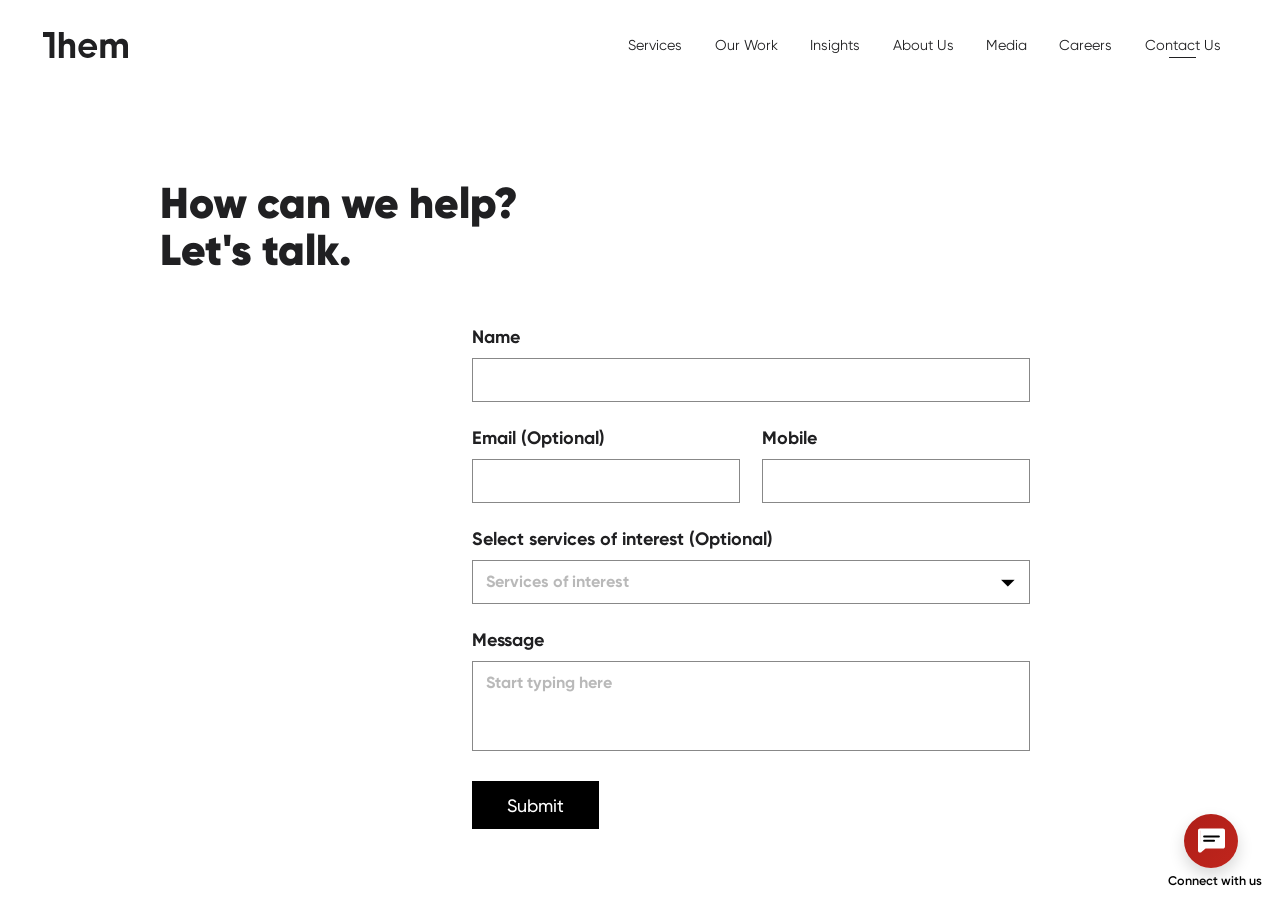
<file: contact.html>
<!doctype html>
<html itemscope itemtype="https://them.consulting/contact-us">
  <head>
    <meta charset="utf-8" />
    <meta http-equiv="X-UA-Compatible" content="IE=edge" />
    <meta
      name="viewport"
      content="width=device-width, initial-scale=1.0, maximum-scale=1.0, user-scalable=no"
    />
    <!-- Primary Meta Tags -->
    <title>
      Connect for Exceptional UI/UX Design | Contact Them Consulting
    </title>
    <meta
      name="description"
      content="Reach out to Them Consulting for top-notch UI/UX design and development services. Let's shape remarkable user experiences together. Contact us now!"
    />
    <link rel="canonical" href="https://them.consulting/contact/" />

    <meta
      name="keywords"
      content="Connect for Exceptional UI/UX Design | Contact Them Consulting"
    />
    <meta
      name="google-site-verification"
      content="fa0FZX2MF7MAZL35s2yApXsrSXepQZk1R01duNsot3Q"
    />
    <!-- Open Graph / Facebook -->
    <meta property="og:type" content="website" />
    <meta property="og:url" content="https://them.consulting/contact-us" />
    <meta
      property="og:title"
      content="Connect for Exceptional UI/UX Design | Contact Them Consulting"
    />
    <meta
      property="og:description"
      content="Reach out to Them Consulting for top-notch UI/UX design and development services. Let's shape remarkable user experiences together. Contact us now!"
    />
    <meta property="og:image" content="assets/images/banner-dummy.jpg" />
    <!-- Twitter -->
    <meta property="twitter:card" content="summary_large_image" />
    <meta property="twitter:url" content="https://them.consulting/contact-us" />
    <meta
      property="twitter:title"
      content="Connect for Exceptional UI/UX Design | Contact Them Consulting"
    />
    <meta
      property="twitter:description"
      content="Reach out to Them Consulting for top-notch UI/UX design and development services. Let's shape remarkable user experiences together. Contact us now!"
    />
    <meta property="twitter:image" content="assets/images/banner-dummy.jpg" />
    <!-- Schema -->
    <meta
      itemprop="name"
      content="Connect for Exceptional UI/UX Design | Contact Them Consulting"
    />
    <meta
      itemprop="description"
      content="Reach out to Them Consulting for top-notch UI/UX design and development services. Let's shape remarkable user experiences together. Contact us now!"
    />
    <meta itemprop="image" content="assets/images/banner-dummy.jpg" />
    <!-- Favicon -->
    <link
      rel="shortcut icon"
      href="assets/images/favicon.ico"
      type="image/x-icon"
    />
    <link
      rel="apple-touch-icon"
      sizes="180x180"
      href="assets/images/apple-touch-icon.png"
    />
    <link
      rel="icon"
      type="image/png"
      sizes="32x32"
      href="assets/images/favicon-32x32.png"
    />
    <link
      rel="icon"
      type="image/png"
      sizes="16x16"
      href="assets/images/favicon-16x16.png"
    />
    <!-- css group start -->
    <link rel="stylesheet" href="assets/css/libraries.css" />
    <link rel="stylesheet" type="text/css" href="assets/css/icons.css" />
    <link rel="stylesheet" type="text/css" href="assets/css/custom.css" />
    <link rel="stylesheet" type="text/css" href="assets/css/custom-ds.css" />
    <link
      rel="preload"
      href="assets/fonts/Gilroy-Regular.woff2"
      as="font"
      crossorigin
    />
    <link
      rel="preload"
      href="assets/fonts/Gilroy-Medium.woff2"
      as="font"
      crossorigin
    />
    <link
      rel="preload"
      href="assets/fonts/Gilroy-SemiBold.woff2"
      as="font"
      crossorigin
    />
    <link
      rel="preload"
      href="assets/fonts/Gilroy-Light.woff2"
      as="font"
      crossorigin
    />
    <link
      rel="preload"
      href="assets/fonts/Gilroy-Bold.woff2"
      as="font"
      crossorigin
    />
    <link
      rel="preload"
      href="assets/fonts/Gilroy-Black.woff2"
      as="font"
      crossorigin
    />
    <link rel="manifest" href="manifest.webmanifest" />
    <!-- Global site tag (gtag.js) - Google Analytics -->
    <script
      async
      src="https://www.googletagmanager.com/gtag/js?id=G-CYKT579DC1"
    ></script>
    <script>
      window.dataLayer = window.dataLayer || [];
      function gtag() {
        dataLayer.push(arguments);
      }
      gtag("js", new Date());
      gtag("config", "G-CYKT579DC1");
    </script>
    <!-- css group end -->
  </head>

  <body class="pg-light" data-pg="contact">
    <!-- <body class="pg-dark" data-pg="contact"> -->
    <h1 class="cm-not-in-page">Contact</h1>
    <header>
      <!-- header start -->
      <div class="bs-header">
        <div class="logo-wrap">
          <a href="index.html" class="logo"
            ><img
              class="logo-white"
              src="assets/images/logo.svg"
              alt="Website Logo"
            /><img
              class="logo-black"
              src="assets/images/logo-black.svg"
              alt="Black Logo"
            />
          </a>
        </div>
        <div class="nav-wrap">
          <div class="nav-list-wrap">
            <ul class="nav-list">
              <li class="nav-item nav-item-has-dropdown" data-route="services">
                <div class="nav-link-wrapper">
                  <a href="services.html" class="nav-link">Services</a>
                  <button
                    type="button"
                    class="services-dropdown-toggle"
                    aria-label="Toggle Services Dropdown"
                  >
                    <svg
                      class="arrow-icon"
                      width="10"
                      height="7"
                      viewBox="0 0 12 8"
                      fill="none"
                      xmlns="http://www.w3.org/2000/svg"
                    >
                      <path
                        d="M1 1.5L6 6.5L11 1.5"
                        stroke="currentColor"
                        stroke-width="1.8"
                        stroke-linecap="round"
                        stroke-linejoin="round"
                      />
                    </svg>
                  </button>
                </div>
                <!-- Services Mega Menu Panel -->
                <div class="services-mega-panel">
                  <div class="nav-grid">
                    <div
                      class="nav-grid-links"
                      data-img="assets/images/products/card1.jpg"
                    >
                      <h1>
                        <a href="service-vision-strategy.html"
                          >Vision & Strategy</a
                        >
                      </h1>
                      <a
                        href="service-vision-strategy.html"
                        class="nav-grid-links-subtitle"
                        >Product Strategy</a
                      >
                      <a href="service-vision-strategy.html"
                        >Value Proposition Modelling</a
                      >
                      <a href="service-vision-strategy.html"
                        >Product Envisioning</a
                      >
                      <a href="service-vision-strategy.html">Productization</a>
                      <a href="service-vision-strategy.html">Storytelling</a>
                    </div>

                    <div
                      class="nav-grid-links"
                      data-img="assets/images/products/card3.png"
                    >
                      <h1><a href="service-launch.html">Launch</a></h1>
                      <a href="service-launch.html">Funnel Optimizer</a>
                      <a href="service-launch.html">Growth POD</a>
                      <a href="service-launch.html">Experience Mentorship</a>
                    </div>

                    <div
                      class="nav-grid-links"
                      data-img="assets/images/products/card2.png"
                    >
                      <h1>
                        <a href="service-design-and-develop.html"
                          >Design & Develop</a
                        >
                      </h1>
                      <a href="service-design-and-develop.html">MVP Design</a>
                      <a href="service-design-and-develop.html"
                        >Full UX Design</a
                      >
                      <a href="service-design-and-develop.html"
                        >Digital Transformation</a
                      >
                      <a href="service-design-and-develop.html">UX Testing</a>
                      <a href="service-design-and-develop.html">Plug UX</a>
                    </div>

                    <div
                      class="nav-grid-links"
                      data-img="assets/images/products/card4.jpg"
                    >
                      <h1><a href="service-maintain.html">Maintain</a></h1>
                      <a href="service-maintain.html">Agile UX</a>
                      <a href="service-maintain.html">Metric-Led Design</a>
                      <a href="service-maintain.html">Agile Research</a>
                      <a href="service-maintain.html">UX/CX</a>
                    </div>

                    <div class="nav-grid-image">
                      <a href="services.html">
                        <img
                          id="mega-service-img"
                          src="assets/images/products/card1.jpg"
                          alt="Services"
                        />
                      </a>
                    </div>
                  </div>
                </div>
              </li>
              <li class="nav-item" data-route="work">
                <a href="work.html" class="nav-link">Our work</a>
              </li>
              <li class="nav-item" data-route="insights">
                <a href="insights-perspective.html" class="nav-link"
                  >Insights</a
                >
              </li>
              <li class="nav-item" data-route="about">
                <a href="about-us.html" class="nav-link">About Us</a>
              </li>
              <li class="nav-item" data-route="media">
                <a href="media.html" class="nav-link">Media</a>
              </li>
              <li class="nav-item" data-route="careers">
                <a href="careers.html" class="nav-link">Careers</a>
              </li>
              <li class="nav-item" data-route="contact">
                <a href="contact.html" class="nav-link">Contact Us</a>
              </li>
            </ul>
            <div class="connect-info">
              <ul>
                <li>
                  <a class="mail" href="mailto:hello@them.consulting"
                    >hello@them.consulting</a
                  >
                </li>
                <!-- <li>
                                <a href="tel:+919892257629" class="tel">+91 9892257629</a>
                            </li> -->
              </ul>
            </div>
          </div>
        </div>

        <button class="menu-btn">
          <span class="menu-line"></span>
          <span class="menu-line"></span>
          <span class="menu-line"></span>
        </button>
      </div>
      <!-- header end -->
    </header>
    <div class="scroll-view" id="scroll-view">
      <main>
        <div class="main">
          <!-- <div class="bs-banner typ-contact grid-lines cm-block">
                    <div class="container">
                        <div class="bs-talk">
                            <div class="lhs">
                                <h3 class="title title-prspc">
                                    <span class="titleReveal wow" data-wow-duration="0.8s" data-wow-delay="0.1s">Contact
                                        Us!</span>
                                </h3>
                                <p class="wow fadeReveal" data-wow-duration="0.6s" data-wow-delay="0.6s">Build
                                    hyper-competitive, disruptive products & services for the new normal</p>
                                <a href="#" data-id="contact-modal" class="js-modal btn btn-link btn-icon wow fadeReveal" data-wow-duration="0.6s" data-wow-delay="1s"> <span>Let's Talk</span> <span class="icon icon-right-arrow"></span> </a>
                            </div>
                            <div class="rhs">
                                <div class="bs-tag wow fadeReveal" data-wow-duration="0.6s" data-wow-delay="1.4s">
                                    <ul class="tag-list">
                                        <li class="item">
                                            <a data-url="contact.html" data-id="contact-form" class="js-scroll-to"
                                                href="#">UX Design</a>
                                        </li>
                                        <li class="item">
                                            <a data-url="contact.html" data-id="contact-form" class="js-scroll-to"
                                                href="#">Product Design</a>
                                        </li>
                                        <li class="item">
                                            <a data-url="contact.html" data-id="contact-form" class="js-scroll-to"
                                                href="#">Metric-led Design</a>
                                        </li>
                                        <li class="item">
                                            <a data-url="contact.html" data-id="contact-form" class="js-scroll-to"
                                                href="#">Business-led Design</a>
                                        </li>
                                        <li class="item">
                                            <a data-url="contact.html" data-id="contact-form" class="js-scroll-to"
                                                href="#">Business Experience Design</a>
                                        </li>
                                        <li class="item">
                                            <a data-url="contact.html" data-id="contact-form" class="js-scroll-to"
                                                href="#">Teach UX</a>
                                        </li>
                                        <li class="item">
                                            <a data-url="contact.html" data-id="contact-form" class="js-scroll-to"
                                                href="#">Teach Innovation</a>
                                        </li>
                                        <li class="item">
                                            <a data-url="contact.html" data-id="contact-form" class="js-scroll-to"
                                                href="#">Mentor Startups</a>
                                        </li>
                                        <li class="item">
                                            <a data-url="contact.html" data-id="contact-form" class="js-scroll-to"
                                                href="#">Thought Leadership</a>
                                        </li>
                                        <li class="item">
                                            <a data-url="contact.html" data-id="contact-form" class="js-scroll-to"
                                                href="#">Setup UX Teams</a>
                                        </li>
                                        <li class="item">
                                            <a data-url="contact.html" data-id="contact-form" class="js-scroll-to"
                                                href="#">Value Proposition Design</a>
                                        </li>
                                    </ul>
                                </div>
                            </div>
                        </div>
                    </div>
                    <div class="bg-container anim-zoomin js-set-bg">
                        <div class="img-wrap">
                            <img class="js-fetch-src" src="assets/images/contact-bg.jpg" alt="Contact Background Image">
                        </div>
                    </div>
                </div> -->

          <section>
            <div class="bs-contact bs-intro-block typ-form" id="contact-form">
              <div class="container">
                <h2 class="cm-title">
                  <span
                    class="cm-line-break titleReveal wow"
                    data-wow-duration="0.8s"
                    data-wow-offset="150"
                    >How can we help?</span
                  ><span
                    class="cm-line-break titleReveal wow"
                    data-wow-duration="0.8s"
                    data-wow-offset="150"
                    data-wow-delay="0.2s"
                    >Let's talk.</span
                  >
                </h2>
                <div class="bs-form">
                  <form class="contact-form">
                    <input
                      id="source"
                      name="source"
                      type="hidden"
                      value="Contact Page"
                    />
                    <input
                      id="date"
                      name="date"
                      type="hidden"
                      value="Current Date"
                    />
                    <div class="form-group">
                      <label for="name" class="input-label">Name</label>
                      <input
                        id="name"
                        name="name"
                        type="text"
                        class="form-control"
                      />
                    </div>
                    <div class="form-group typ-col">
                      <label for="email" class="input-label"
                        >Email (Optional)</label
                      >
                      <input
                        id="email"
                        name="email"
                        type="text"
                        class="form-control"
                      />
                    </div>
                    <div class="form-group typ-col">
                      <label for="mobile" class="input-label">Mobile</label>
                      <input
                        id="mobile"
                        name="mobile"
                        type="text"
                        class="form-control"
                      />
                    </div>
                    <div class="form-group">
                      <label for="" class="input-label"
                        >Select services of interest (Optional)</label
                      >
                      <div class="input-group">
                        <input
                          type="text"
                          name="service"
                          class="form-control js-dropdown"
                          readonly
                          placeholder="Services of interest"
                        />
                        <button type="button" class="input-btn">
                          <span class="icon icon-dropdown"></span>
                        </button>
                      </div>
                      <div class="dropdown-wrap init-scroll">
                        <ul class="list">
                          <li class="item">
                            <div class="bs-checkbox">
                              <input
                                id="chk1"
                                type="checkbox"
                                name="services"
                                value="UX Design"
                              />
                              <label for="chk1">UX Design</label>
                            </div>
                          </li>
                          <li class="item">
                            <div class="bs-checkbox">
                              <input
                                id="chk2"
                                type="checkbox"
                                name="services"
                                value="Product Design"
                              />
                              <label for="chk2">Product Design</label>
                            </div>
                          </li>
                          <li class="item">
                            <div class="bs-checkbox">
                              <input
                                id="chk3"
                                type="checkbox"
                                name="services"
                                value="Metric-led Design"
                              />
                              <label for="chk3">Metric-led Design</label>
                            </div>
                          </li>
                          <li class="item">
                            <div class="bs-checkbox">
                              <input
                                id="chk4"
                                type="checkbox"
                                name="services"
                                value="Teach Innovation"
                              />
                              <label for="chk4">Teach Innovation</label>
                            </div>
                          </li>
                          <li class="item">
                            <div class="bs-checkbox">
                              <input
                                id="chk5"
                                type="checkbox"
                                name="services"
                                value="Teach UX"
                              />
                              <label for="chk5">Teach UX</label>
                            </div>
                          </li>
                          <li class="item">
                            <div class="bs-checkbox">
                              <input
                                id="chk6"
                                type="checkbox"
                                name="services"
                                value="Mentor Startups"
                              />
                              <label for="chk6">Mentor Startups</label>
                            </div>
                          </li>
                          <li class="item">
                            <div class="bs-checkbox">
                              <input
                                id="chk7"
                                type="checkbox"
                                name="services"
                                value="Setup UX Teams"
                              />
                              <label for="chk7">Setup UX Teams</label>
                            </div>
                          </li>
                          <li class="item">
                            <div class="bs-checkbox">
                              <input
                                id="chk8"
                                type="checkbox"
                                name="services"
                                value="Thought Leadership"
                              />
                              <label for="chk8">Thought Leadership</label>
                            </div>
                          </li>
                          <li class="item">
                            <div class="bs-checkbox">
                              <input
                                id="chk9"
                                type="checkbox"
                                name="services"
                                value="Business Experience Design"
                              />
                              <label for="chk9"
                                >Business Experience Design</label
                              >
                            </div>
                          </li>
                          <li class="item">
                            <div class="bs-checkbox">
                              <input
                                id="chk10"
                                type="checkbox"
                                name="services"
                                value="Value Proposition Design"
                              />
                              <label for="chk10"
                                >Value Proposition Design</label
                              >
                            </div>
                          </li>
                          <li class="item">
                            <div class="bs-checkbox">
                              <input
                                id="chk11"
                                type="checkbox"
                                name="services"
                                value="Business-led Design"
                              />
                              <label for="chk11">Business-led Design</label>
                            </div>
                          </li>
                          <li class="item">
                            <div class="bs-checkbox">
                              <input
                                id="chk12"
                                type="checkbox"
                                name="services"
                                value="Other"
                              />
                              <label for="chk12">Other</label>
                            </div>
                          </li>
                        </ul>
                      </div>
                    </div>
                    <div class="form-group">
                      <label for="message" class="input-label">Message</label>
                      <textarea
                        id="message"
                        name="message"
                        class="form-control"
                        placeholder="Start typing here"
                      ></textarea>
                    </div>
                    <button class="btn btn-default js-submit" type="submit">
                      Submit
                    </button>
                    <div class="result-wrap">
                      <span class="success-text"
                        >Information successfully recorded! We will get back to
                        you shortly.</span
                      >
                      <span class="failure-text"
                        >There seems to be some technical error. Please try
                        again later!</span
                      >
                    </div>
                  </form>
                </div>
              </div>
            </div>
          </section>
          <section>
            <div class="bs-contact cm-block">
              <div class="container">
                <h2 class="cm-title">
                  <span
                    class="cm-line-break titleReveal wow"
                    data-wow-duration="0.8s"
                    data-wow-offset="50"
                    data-wow-delay="0.1s"
                    >We're here for you.</span
                  >
                  <span
                    class="cm-line-break titleReveal wow"
                    data-wow-duration="0.8s"
                    data-wow-offset="50"
                    data-wow-delay="0.2s"
                    >Say hi.</span
                  >
                </h2>
                <div class="cnt-info-list">
                  <ul>
                    <li
                      class="item fadeReveal wow"
                      data-wow-duration="0.8s"
                      data-wow-delay="0.6s"
                    >
                      <h3 class="info-title">Become a Client</h3>
                      <!-- <a href="tel:+919892257629" class="info-no">+91 9892257629</a> -->
                      <a
                        href="mailto:business@them.consulting"
                        class="info-mail"
                        >business@them.consulting</a
                      >
                    </li>
                    <li
                      class="item fadeReveal wow"
                      data-wow-duration="0.8s"
                      data-wow-delay="0.7s"
                    >
                      <h3 class="info-title">Media Inquiries</h3>
                      <!-- <a href="tel:+919892257629" class="info-no">+91 9892257629</a> -->
                      <a
                        href="mailto:business@them.consulting"
                        class="info-mail"
                        >press@them.consulting</a
                      >
                    </li>
                    <li
                      class="item fadeReveal wow"
                      data-wow-duration="0.8s"
                      data-wow-delay="0.6s"
                    >
                      <h3 class="info-title">Join THEM</h3>
                      <!-- <a href="tel:+919892257629" class="info-no">+91 9892257629</a> -->
                      <a
                        href="mailto:business@them.consulting"
                        class="info-mail"
                        >work@them.consulting</a
                      >
                    </li>
                    <li
                      class="item fadeReveal wow"
                      data-wow-duration="0.8s"
                      data-wow-delay="0.8s"
                    >
                      <h3 class="info-title">Everything Else</h3>
                      <!-- <a href="tel:+919892257629" class="info-no">+91 9892257629</a> -->
                      <a
                        href="mailto:business@them.consulting"
                        class="info-mail"
                        >hello@them.consulting</a
                      >
                    </li>
                  </ul>
                </div>
                <div class="cnt-location-list">
                  <div class="item">
                    <div class="prlx-view prlx-video">
                      <div class="lctn-img prlx-box">
                        <!-- <picture>
                                                <source media="(max-width: 1024px)" srcset="assets/images/office-mumbai-sm.jpg">
                                                <img src="assets/images/office-mumbai.jpg" alt="logo">
                                            </picture> -->
                        <video
                          class="js-video-fetch"
                          data-src="assets/videos/office-mumbai.mp4"
                          data-mbsrc="assets/videos/office-mumbai.mp4"
                          src=""
                          autoplay
                          loop
                          muted
                          preload="auto"
                        ></video>
                      </div>
                    </div>
                    <div class="lctn-info">
                      <h3 class="lctn-title title-prspc">
                        <span
                          class="titleReveal wow"
                          data-wow-duration="0.8s"
                          data-wow-offset="150"
                          data-wow-delay="0.1s"
                          >Mumbai</span
                        >
                      </h3>
                      <p
                        class="lctn-address wow fadeIn"
                        data-wow-duration="0.5s"
                        data-wow-delay="0.5s"
                      >
                        708, 7th Floor, Lodha Supremus, Opp. MTNL Telephone
                        Office, Saki Vihar Road, Chandivali, Powai  Mumbai -
                        400072
                      </p>

                      <a
                        href="https://goo.gl/maps/AwuvHCMVMAkDbEoT7"
                        target="_blank"
                        class="btn btn-link btn-icon wow fadeIn"
                        data-wow-duration="0.5s"
                        data-wow-offset="20"
                        data-wow-delay="0.7s"
                        >view map
                        <span class="icon icon-right-arrow"></span>
                      </a>
                    </div>
                  </div>
                  <div class="item">
                    <div class="prlx-view prlx-video">
                      <div class="lctn-img prlx-box">
                        <!-- <picture>
                                                <source media="(max-width: 1024px)" srcset="assets/images/office-gurgaon-sm.jpg">
                                                <img src="assets/images/office-gurgaon.jpg" alt="logo">
                                            </picture> -->
                        <video
                          class="js-video-fetch"
                          data-src="assets/videos/office-gurgaon.mp4"
                          data-mbsrc="assets/videos/office-gurgaon.mp4"
                          src=""
                          autoplay
                          loop
                          muted
                          preload="auto"
                        ></video>
                      </div>
                    </div>
                    <div class="lctn-info">
                      <h3 class="lctn-title title-prspc">
                        <span
                          class="titleReveal wow"
                          data-wow-duration="0.8s"
                          data-wow-offset="150"
                          data-wow-delay="0.1s"
                          >Gurgaon</span
                        >
                      </h3>
                      <p
                        class="lctn-address wow fadeIn"
                        data-wow-duration="0.5s"
                        data-wow-delay="0.5s"
                      >
                        alt.f,1st floor, Orchid Business Park, Sohna Road,
                        Sector 48, near Subhash Chowk, Gurgaon, Haryana, 122018
                      </p>
                      <a
                        href="https://maps.app.goo.gl/ZCifaHh2PMexeYcz6"
                        target="_blank"
                        class="btn btn-link btn-icon wow fadeIn"
                        data-wow-duration="0.5s"
                        data-wow-offset="20"
                        data-wow-delay="0.7s"
                        >view map
                        <span class="icon icon-right-arrow"></span>
                      </a>
                    </div>
                  </div>
                </div>
              </div>
            </div>
          </section>
        </div>
      </main>
      <footer>
        <!-- footer start -->
        <div class="bs-footer bg-dark prlx-view">
          <div class="prlx-box">
            <div class="container">
              <div class="footer-top">
                <div class="bs-talk">
                  <div class="lhs">
                    <h3 class="title">Contact Us</h3>
                    <p>
                      Build hyper-competitive, disruptive products & services
                      for the new normal.
                    </p>
                    <a
                      href="contact.html"
                      data-url="contact.html"
                      data-id="contact-form"
                      class="js-scroll-to btn btn-link btn-icon"
                    >
                      <span>Let's Talk</span>
                      <span class="icon icon-right-arrow"></span>
                    </a>
                  </div>
                  <div class="rhs">
                    <div class="bs-tag">
                      <ul class="tag-list">
                        <li class="item">
                          <a
                            data-url="contact.html"
                            data-id="contact-form"
                            class="js-scroll-to active"
                            href="contact.html"
                            >UX Design</a
                          >
                        </li>
                        <li class="item">
                          <a
                            data-url="contact.html"
                            data-id="contact-form"
                            class="js-scroll-to"
                            href="contact.html"
                            >Product Design</a
                          >
                        </li>
                        <li class="item">
                          <a
                            data-url="contact.html"
                            data-id="contact-form"
                            class="js-scroll-to"
                            href="contact.html"
                            >Metric-led Design</a
                          >
                        </li>
                        <li class="item">
                          <a
                            data-url="contact.html"
                            data-id="contact-form"
                            class="js-scroll-to"
                            href="contact.html"
                            >Business-led Design</a
                          >
                        </li>
                        <li class="item">
                          <a
                            data-url="contact.html"
                            data-id="contact-form"
                            class="js-scroll-to"
                            href="contact.html"
                            >Business Experience Design</a
                          >
                        </li>
                        <li class="item">
                          <a
                            data-url="contact.html"
                            data-id="contact-form"
                            class="js-scroll-to"
                            href="contact.html"
                            >Teach UX</a
                          >
                        </li>
                        <li class="item">
                          <a
                            data-url="contact.html"
                            data-id="contact-form"
                            class="js-scroll-to"
                            href="contact.html"
                            >Teach Innovation</a
                          >
                        </li>
                        <li class="item">
                          <a
                            data-url="contact.html"
                            data-id="contact-form"
                            class="js-scroll-to"
                            href="contact.html"
                            >Mentor Startups</a
                          >
                        </li>
                        <li class="item">
                          <a
                            data-url="contact.html"
                            data-id="contact-form"
                            class="js-scroll-to"
                            href="contact.html"
                            >Thought Leadership</a
                          >
                        </li>
                        <li class="item">
                          <a
                            data-url="contact.html"
                            data-id="contact-form"
                            class="js-scroll-to"
                            href="contact.html"
                            >Setup UX Teams</a
                          >
                        </li>
                        <li class="item">
                          <a
                            data-url="contact.html"
                            data-id="contact-form"
                            class="js-scroll-to"
                            href="contact.html"
                            >Value Proposition Design</a
                          >
                        </li>
                      </ul>
                    </div>
                  </div>
                </div>
              </div>
              <div class="footer-middle">
                <div class="footer-nav">
                  <ul class="nav-list">
                    <li class="nav-item">
                      <a href="about-us.html" class="nav-link">About Us</a>
                    </li>
                    <li class="nav-item">
                      <a href="insights-perspective.html" class="nav-link"
                        >Insights</a
                      >
                    </li>
                    <li class="nav-item">
                      <a href="services.html" class="nav-link">Services</a>
                    </li>
                    <li class="nav-item">
                      <a href="work.html" class="nav-link">Our Work</a>
                    </li>
                    <li class="nav-item">
                      <a href="media.html" class="nav-link">Media</a>
                    </li>
                    <li class="nav-item">
                      <a href="contact.html" class="nav-link">Contact Us</a>
                    </li>
                  </ul>
                </div>
                <div class="reach-us">
                  <div class="address-list">
                    <div class="mod-address">
                      <h4 class="title">Mumbai</h4>
                      <p>
                        708, 7th Floor, Lodha Supremus, Opp. MTNL Telephone
                        Office, Saki Vihar Road, Chandivali, Powai  Mumbai -
                        400072
                      </p>
                    </div>
                    <div class="mod-address">
                      <h4 class="title">Gurgaon</h4>
                      <p>
                        alt.f,1st floor, Orchid Business Park, Sohna Road,
                        Sector 48, near Subhash Chowk, Gurgaon, Haryana, 122018
                      </p>
                    </div>
                  </div>
                  <div class="social-list">
                    <a
                      href="https://www.linkedin.com/company/30927268/"
                      target="_blank"
                      class="link"
                    >
                      <span class="icon icon-linkedin"></span>
                      <span class="text">LinkedIn</span>
                    </a>
                    <a
                      href="https://twitter.com/ThemConsulting"
                      target="_blank"
                      class="link"
                    >
                      <span class="icon icon-twitter"></span>
                      <span class="text">Twitter</span>
                    </a>

                    <a
                      href="https://www.facebook.com/them.consulting"
                      target="_blank"
                      class="link"
                    >
                      <span class="icon icon-facebook"></span>
                      <span class="text">Facebook</span>
                    </a>
                    <a
                      href="https://www.instagram.com/them.consulting"
                      target="_blank"
                      class="link"
                    >
                      <span class="icon icon-instagram"></span>
                      <span class="text">Instagram</span>
                    </a>
                  </div>
                </div>
              </div>
              <span class="copyright"
                >&#169; 2025 Them Consulting Pvt Ltd. Product Innovation &
                Design Company. All rights reserved.
              </span>
            </div>
          </div>
        </div>
        <!-- footer end -->
      </footer>
    </div>
    <div class="bs-chat">
      <div class="bs-form">
        <div class="form-head">
          <img src="assets/images/comment-icon.svg" />
          <h3 class="form-title">
            Let's connect
            <span>To discuss your ideas</span>
          </h3>
        </div>
        <form class="lead-gen">
          <input id="source" name="source" type="hidden" value="Lead Gen" />
          <input id="date" name="date" type="hidden" value="Current Date" />
          <div class="form-wrap">
            <div class="form-group">
              <label for="name" class="input-label">Name</label>
              <input
                id="name"
                name="name"
                type="text"
                class="form-control"
                placeholder="Enter your name"
              />
            </div>
            <div class="form-group">
              <label for="email" class="input-label">Email</label>
              <input
                id="email"
                name="email"
                type="email"
                class="form-control"
                placeholder="Enter your email"
              />
            </div>
            <div class="form-group">
              <label for="mobile" class="input-label">Mobile Number</label>
              <input
                id="mobile"
                name="mobile"
                maxlength="10"
                type="number"
                class="form-control"
                placeholder="Enter your mobile number"
              />
            </div>
            <div class="form-group">
              <div class="label-wrap">
                <label for="message" class="input-label">Write a message</label>
                <span class="word-text"
                  >Word Limit - <span id="charNum">0</span>/100</span
                >
              </div>
              <textarea
                id="message"
                name="message"
                type="text"
                class="form-control"
                placeholder="Write a short message"
                onkeyup="countChar(this)"
              ></textarea>
            </div>
          </div>
          <div class="form-action">
            <button
              class="btn btn-default btn-icon js-submit"
              name="submit"
              type="submit"
            >
              <span>Submit</span>
              <span class="icon icon-right-arrow"></span>
            </button>
          </div>
          <div class="result-wrap">
            <span class="success-text"
              >Information successfully recorded! We will get back to you
              shortly.</span
            >
            <span class="failure-text"
              >There seems to be some technical error. Please try again
              later!</span
            >
          </div>
        </form>
      </div>
      <button class="js-chat-btn">
        <div class="icon-wrap">
          <img src="assets/images/comment-icon.svg" class="image" />
          <span class="icon icon-close"></span>
        </div>
      </button>
    </div>
    <span class="chat-text c-text js-chat-btn">Connect with us</span>
    <div id="proxyScroll" class="proxy-scroll">
      <div id="proxyScrollContent"></div>
    </div>
    <!-- js group start -->
    <script src="assets/js/vendor.js"></script>

    <script type="text/javascript" src="assets/js/custom.js"></script>
    <!-- js group end -->
  </body>
</html>
</file>
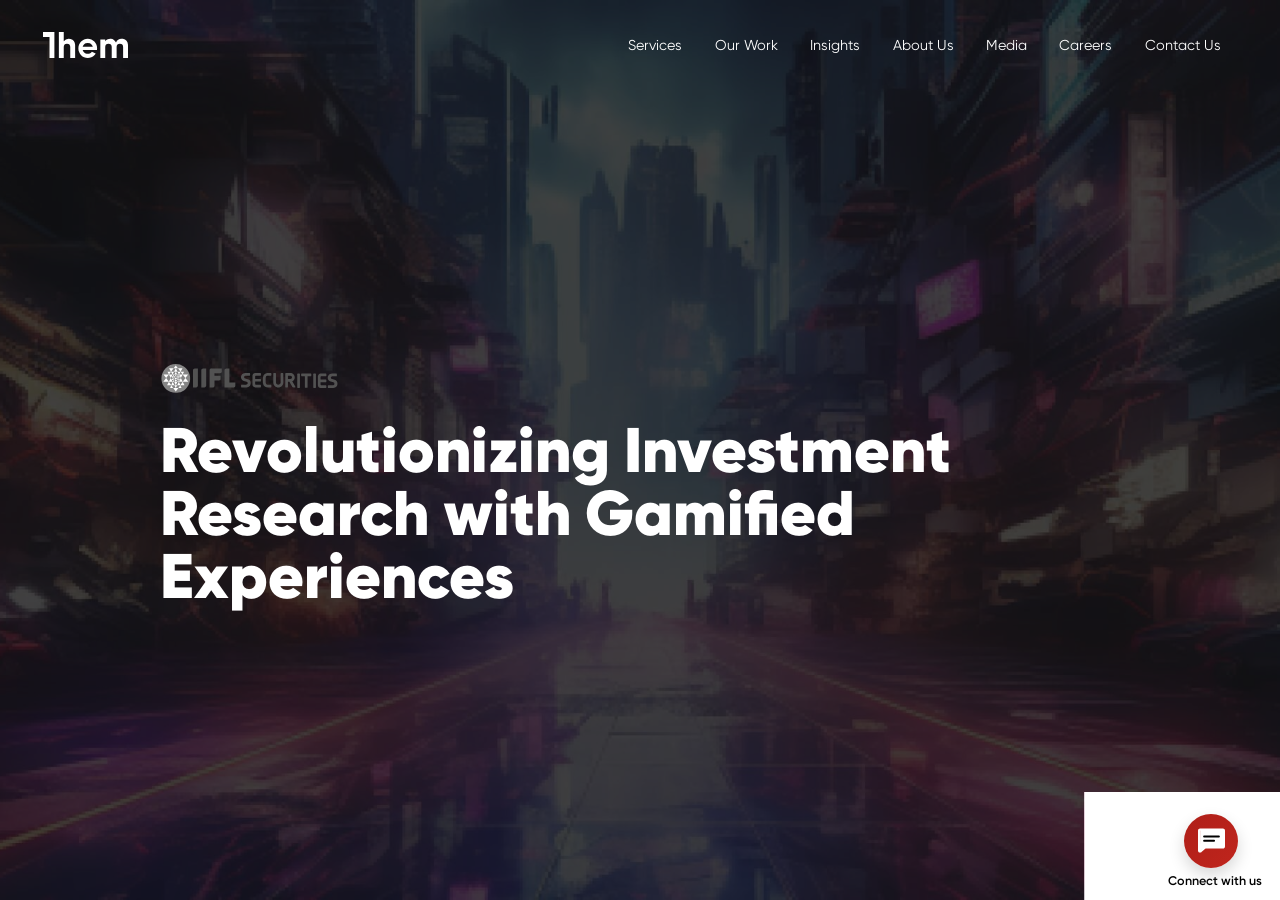
<file: gemrush.html>
<!doctype html>
<html lang="en">
  <head>
    <meta charset="utf-8" />
    <meta http-equiv="X-UA-Compatible" content="IE=edge" />
    <meta
      name="viewport"
      content="width=device-width, initial-scale=1.0, maximum-scale=1.0, user-scalable=no"
    />
    <!-- Primary Meta Tags -->
    <title>Them Consulting | Case Study</title>
    <meta name="description" content="" />
    <meta name="keywords" content="" />
    <meta
      name="google-site-verification"
      content="fa0FZX2MF7MAZL35s2yApXsrSXepQZk1R01duNsot3Q"
    />
    <!-- Favicon -->
    <link
      rel="shortcut icon"
      href="assets/images/favicon.ico"
      type="image/x-icon"
    />
    <link
      rel="apple-touch-icon"
      sizes="180x180"
      href="assets/images/apple-touch-icon.png"
    />
    <link
      rel="icon"
      type="image/png"
      sizes="32x32"
      href="assets/images/favicon-32x32.png"
    />
    <link
      rel="icon"
      type="image/png"
      sizes="16x16"
      href="assets/images/favicon-16x16.png"
    />
    <!-- css group start -->
    <link rel="stylesheet" href="assets/css/libraries.css" />
    <link rel="stylesheet" type="text/css" href="assets/css/icons.css" />
    <link rel="stylesheet" type="text/css" href="assets/css/custom.css" />
    <link rel="stylesheet" type="text/css" href="assets/css/custom-ds.css" />
    <link
      rel="preload"
      href="assets/fonts/Gilroy-Regular.woff2"
      as="font"
      crossorigin
    />
    <link
      rel="preload"
      href="assets/fonts/Gilroy-Medium.woff2"
      as="font"
      crossorigin
    />
    <link
      rel="preload"
      href="assets/fonts/Gilroy-SemiBold.woff2"
      as="font"
      crossorigin
    />
    <link
      rel="preload"
      href="assets/fonts/Gilroy-Light.woff2"
      as="font"
      crossorigin
    />
    <link
      rel="preload"
      href="assets/fonts/Gilroy-Bold.woff2"
      as="font"
      crossorigin
    />
    <link
      rel="preload"
      href="assets/fonts/Gilroy-Black.woff2"
      as="font"
      crossorigin
    />
    <link rel="manifest" href="manifest.webmanifest" />
    <!-- Global site tag (gtag.js) - Google Analytics -->
    <script
      async
      src="https://www.googletagmanager.com/gtag/js?id=G-CYKT579DC1"
    ></script>
    <script>
      window.dataLayer = window.dataLayer || [];
      function gtag() {
        dataLayer.push(arguments);
      }
      gtag("js", new Date());
      gtag("config", "G-CYKT579DC1");
    </script>
    <!-- css group end -->
  </head>

  <body class="pg-dark">
    <h1 class="cm-not-in-page">Them</h1>
    <header>
      <!-- header start -->
      <div class="bs-header">
        <div class="logo-wrap">
          <a href="index.html" class="logo"
            ><img
              class="logo-white"
              src="assets/images/logo.svg"
              alt="Website Logo"
            /><img
              class="logo-black"
              src="assets/images/logo-black.svg"
              alt="Black Logo"
            />
          </a>
        </div>
        <div class="nav-wrap">
          <div class="nav-list-wrap">
            <ul class="nav-list">
              <li class="nav-item" data-route="services">
                <a href="services.html" class="nav-link">Services</a>
                <!-- Services Mega Menu Panel -->
                <div class="services-mega-panel">
                  <div class="nav-grid">
                    <div
                      class="nav-grid-links"
                      data-img="assets/images/products/card1.jpg"
                    >
                      <h1>
                        <a href="service-vision-strategy.html"
                          >Vision & Strategy</a
                        >
                      </h1>
                      <a
                        href="service-vision-strategy.html"
                        class="nav-grid-links-subtitle"
                        >Product Strategy</a
                      >
                      <a href="service-vision-strategy.html"
                        >Value Proposition Modelling</a
                      >
                      <a href="service-vision-strategy.html"
                        >Product Envisioning</a
                      >
                      <a href="service-vision-strategy.html">Productization</a>
                      <a href="service-vision-strategy.html">Storytelling</a>
                    </div>

                    <div
                      class="nav-grid-links"
                      data-img="assets/images/products/card3.png"
                    >
                      <h1><a href="service-launch.html">Launch</a></h1>
                      <a href="service-launch.html">Funnel Optimizer</a>
                      <a href="service-launch.html">Growth POD</a>
                      <a href="service-launch.html">Experience Mentorship</a>
                    </div>

                    <div
                      class="nav-grid-links"
                      data-img="assets/images/products/card2.png"
                    >
                      <h1>
                        <a href="service-design-and-develop.html"
                          >Design & Develop</a
                        >
                      </h1>
                      <a href="service-design-and-develop.html">MVP Design</a>
                      <a href="service-design-and-develop.html"
                        >Full UX Design</a
                      >
                      <a href="service-design-and-develop.html"
                        >Digital Transformation</a
                      >
                      <a href="service-design-and-develop.html">UX Testing</a>
                      <a href="service-design-and-develop.html">Plug UX</a>
                    </div>

                    <div
                      class="nav-grid-links"
                      data-img="assets/images/products/card4.jpg"
                    >
                      <h1><a href="service-maintain.html">Maintain</a></h1>
                      <a href="service-maintain.html">Agile UX</a>
                      <a href="service-maintain.html">Metric-Led Design</a>
                      <a href="service-maintain.html">Agile Research</a>
                      <a href="service-maintain.html">UX/CX</a>
                    </div>

                    <div class="nav-grid-image">
                      <a href="services.html">
                        <img
                          id="mega-service-img"
                          src="assets/images/products/card1.jpg"
                          alt="Services"
                        />
                      </a>
                    </div>
                  </div>
                </div>
              </li>
              <li class="nav-item" data-route="work">
                <a href="work.html" class="nav-link">Our work</a>
              </li>
              <li class="nav-item" data-route="insights">
                <a href="insights-perspective.html" class="nav-link"
                  >Insights</a
                >
              </li>
              <li class="nav-item" data-route="about">
                <a href="about-us.html" class="nav-link">About Us</a>
              </li>
              <li class="nav-item" data-route="media">
                <a href="media.html" class="nav-link">Media</a>
              </li>
              <li class="nav-item" data-route="careers">
                <a href="careers.html" class="nav-link">Careers</a>
              </li>
              <li class="nav-item" data-route="contact">
                <a href="contact.html" class="nav-link">Contact Us</a>
              </li>
            </ul>
            <div class="connect-info">
              <ul>
                <li>
                  <a class="mail" href="mailto:hello@them.consulting"
                    >hello@them.consulting</a
                  >
                </li>
                <!-- <li>
                                <a href="tel:+919892257629" class="tel">+91 9892257629</a>
                            </li> -->
              </ul>
            </div>
          </div>
        </div>

        <button class="menu-btn">
          <span class="menu-line"></span>
          <span class="menu-line"></span>
          <span class="menu-line"></span>
        </button>
      </div>
      <!-- header end -->
    </header>

    <div class="scroll-view" id="scroll-view">
      <main>
        <div class="main">
          <div class="bs-banner typ-career js-set-bg cm-block">
            <div class="container">
              <div class="banner-cont">
                <div class="logo-wrap">
                  <img src="assets/images/clients/iifl.svg" />
                </div>
                <!-- <div class="mod-award">
                                <div class="award-img-wrap">
                                    <h3 class="a-title">Best utility<span class="cm-line-break">App
                                            2023</span></h3>
                                </div>
                            </div> -->
                <div class="banner-head">
                  <h2 class="banner-title cm-mob-hidden">
                    <span
                      class="cm-line-break cm-mob-inline titleReveal wow"
                      data-wow-duration="0.8s"
                      >Revolutionizing Investment</span
                    >
                    <span
                      class="cm-line-break cm-mob-inline titleReveal wow"
                      data-wow-duration="0.8s"
                      data-wow-delay="0.1s"
                      >Research with Gamified</span
                    >
                    <span
                      class="cm-line-break cm-mob-inline titleReveal wow"
                      data-wow-duration="0.8s"
                      data-wow-delay="0.2s"
                      >Experiences</span
                    >
                  </h2>
                  <h2 class="banner-title cm-mob-display">
                    <span
                      class="cm-line-break titleReveal wow"
                      data-wow-duration="0.8s"
                      >Revolutionizing</span
                    >
                    <span
                      class="cm-line-break titleReveal wow"
                      data-wow-duration="0.8s"
                      data-wow-delay="0.1s"
                      >Investment</span
                    >
                    <span
                      class="cm-line-break titleReveal wow"
                      data-wow-duration="0.8s"
                      data-wow-delay="0.2s"
                      >Research with</span
                    >
                    <span
                      class="cm-line-break titleReveal wow"
                      data-wow-duration="0.8s"
                      data-wow-delay="0.3s"
                      >Gamified Experiences</span
                    >
                  </h2>
                </div>
                <!-- <div class="bs-count-list typ-banner">
                                <div class="number-list">
                                    <div class="mod-count">
                                        <strong class="count">+<span class="num">51</span>%</strong>
                                        <p class="text">Conversion Rate</p>
                                    </div>
                                    <div class="mod-count">
                                        <strong class="count"><span class="num">7,200</span>Cr.</strong>
                                        <p class="text">Value of FD/RDs</p>
                                    </div>
                                    <div class="mod-count">
                                        <strong class="count"><span class="num">1,00,000</span></strong>
                                        <p class="text">Customers engaged</p>
                                    </div>
                                </div>
                            </div> -->
                <div class="img-wrap">
                  <img
                    src="assets/images/gemrush-banner.jpg"
                    alt="banner"
                    class="js-fetch-src"
                  />
                </div>
              </div>
            </div>
            <!-- <div class="video-wrap">
                        <video class="js-video-fetch" id="video-slide" data-src="assets/videos/about-us-vid.mp4"
                            data-mbsrc="assets/videos/about-us-vid.mp4" src="" autoplay loop muted
                            preload="auto"></video>
                    </div> -->
          </div>
          <section>
            <div class="bs-work-tile typ-case-study">
              <div class="container">
                <div class="work-info">
                  <div class="work-head">
                    <h2 class="work-title title-prspc">
                      <span
                        class="cm-line-break titleReveal wow"
                        data-wow-duration="0.8s"
                        data-wow-delay="0.1s"
                        >The Business</span
                      >
                      <span
                        class="cm-line-break titleReveal wow"
                        data-wow-duration="0.8s"
                        data-wow-delay="0.2s"
                        >Challenge</span
                      >
                    </h2>
                  </div>
                  <div class="work-desc">
                    <p
                      class="fadeIn wow"
                      data-wow-duration="0.6s"
                      data-wow-delay="0.6s"
                    >
                      IIFL faces challenges with low user engagement and
                      transaction conversions in their research section. The
                      design lacks discoverability and fails to attract users to
                      explore valuable investment recommendations. To address
                      this, IIFL needs to enhance user engagement by creating a
                      more engaging experience that encourages users to interact
                      with the content. They also need to improve
                      discoverability to ensure users are aware of the available
                      recommendations. Furthermore, increasing transaction
                      conversions is crucial, requiring effective strategies to
                      motivate users to act on the provided recommendations.
                      Establishing trust and credibility is essential to
                      overcome user skepticism and position IIFL as a reliable
                      source of high-value research. Differentiating from
                      competitors and showcasing unique value is necessary to
                      attract users. Personalization based on user preferences
                      and optimizing for mobile devices are additional areas
                      that require attention.
                    </p>
                    <p
                      class="fadeIn wow"
                      data-wow-duration="0.6s"
                      data-wow-delay="0.7s"
                    >
                      • enhancing user engagement and interaction with the
                      research content
                      <br />
                      • improving discoverability of valuable investment
                      recommendations
                      <br />
                      • increasing transaction conversions by motivating users
                      to take action
                      <br />
                      • establishing trust and credibility as a reliable source
                      of high-value research
                      <br />
                      • differentiating from competitors and highlighting unique
                      value
                      <br />
                      • personalizing the research section to cater to
                      individual user preferences
                      <br />
                      • optimizing the research section for mobile devices to
                      provide a seamless user experience
                    </p>
                  </div>
                </div>
              </div>
              <div class="work-showcase prlx-view prlx-video-full">
                <div class="prlx-box">
                  <video
                    class="js-video-fetch"
                    id="video-slide"
                    data-src="assets/videos/work4.mp4"
                    data-mbsrc="assets/videos/work4.mp4"
                    src=""
                    autoplay
                    loop
                    muted
                    preload="auto"
                  ></video>
                  <!-- <img src="assets/images/deep-domain.png" alt="deep domain"
                                    class="js-video-fetch"> -->
                </div>
              </div>
            </div>
          </section>
          <section>
            <div class="bs-section bs-col-content">
              <div class="container">
                <div class="sec-head">
                  <h2 class="cm-title">
                    <span
                      class="cm-line-break titleReveal wow"
                      data-wow-duration="0.8s"
                      data-wow-offset="0"
                      data-wow-delay="0.1s"
                      >Crafting the</span
                    >
                    <span
                      class="cm-line-break titleReveal wow"
                      data-wow-duration="0.8s"
                      data-wow-delay="0.2s"
                      >experience strategy</span
                    >
                  </h2>
                </div>
                <div class="sec-cont">
                  <div class="left-wrap">
                    <p>
                      To address the business challenge, we formulated a
                      comprehensive experience strategy leveraging the following
                      key elements:
                    </p>
                    <p>
                      • depositioning through Gamification: Rebranded research
                      section as Gemrush, leveraging gaming app inspiration and
                      associating gems with high value to captivate users
                      attention and entice exploration.
                      <br />
                      • dynamic Gem Refreshes: Implemented a dynamic browsing
                      experience with content refresh every 30 seconds,
                      unveiling five new investment recommendations, fostering
                      serendipity, and encouraging frequent returns.
                      <br />
                      • entertainment-Inspired Design: Adopted an interactive
                      and visually stimulating design reminiscent of popular
                      social media platforms like TikTok and Instagram.
                      <br />
                      • animated cards with varying sizes and engaging
                      descriptions showcased investment recommendations,
                      aligning with users preference for excitement and quick
                      decision-making.
                    </p>
                  </div>
                  <div class="right-wrap">
                    <p>
                      <span class="cm-line-break cm-bold"
                        >Unveiling Behavior and Investment Preferences:</span
                      >
                      Through thorough research and analysis, we gained valuable
                      insights into user behavior and investment preferences.
                      Users were more likely to engage and transact when
                      presented with visually appealing and engaging investment
                      options. By aligning Gemrushs experience with users
                      investment decision-making processes and their preference
                      for visually stimulating content, we aimed to enhance user
                      engagement and drive transaction conversions.
                    </p>
                    <p>
                      <span class="cm-line-break cm-bold"
                        >Igniting Curiosity and Exploration with Aesthetics and
                        Compelling Options</span
                      >
                      To encourage users to explore Gemrush, we implemented an
                      enticing onboarding process. An animated gem button with a
                      noticeable red dot notification was prominently displayed,
                      creating a sense of curiosity and prompting users to
                      interact. Upon pressing the button, users were treated to
                      an animation that conveyed the concept of uncovering
                      valuable gems. This initial interaction aimed to generate
                      excitement and motivate users to delve deeper into the
                      Gemrush experience.
                    </p>
                  </div>
                </div>
              </div>
            </div>
          </section>
          <section>
            <div class="step-img-wrap">
              <img src="assets/images/gemrush-steps.png" alt="" />
            </div>
          </section>
          <section>
            <div class="bs-work-tile typ-case-study">
              <div class="container">
                <div class="work-info">
                  <div class="work-head">
                    <h2 class="work-title title-prspc">
                      <span
                        class="cm-line-break titleReveal wow"
                        data-wow-duration="0.8s"
                        data-wow-delay="0.1s"
                        >Experience</span
                      >
                      <span
                        class="cm-line-break titleReveal wow"
                        data-wow-duration="0.8s"
                        data-wow-delay="0.2s"
                        >Innovations</span
                      >
                    </h2>
                  </div>
                  <div class="work-desc">
                    <p
                      class="fadeIn wow"
                      data-wow-duration="0.6s"
                      data-wow-delay="0.6s"
                    >
                      Gemrush introduced a novel approach to investment research
                      by infusing elements of gamification and entertainment
                      into the user experience. The repositioning of the
                      research section as Gemrush and the use of gems as a
                      symbol of high value transformed the perception of the
                      product, making it more enticing and exclusive. The
                      dynamic gem refresh feature added an element of surprise
                      and discovery, keeping users engaged and encouraging
                      repeated visits. The entertainment-inspired design, with
                      animated cards and engaging descriptions, brought a
                      refreshing and engaging browsing experience to the world
                      of investment research.
                    </p>
                  </div>
                </div>
              </div>
              <ul class="img-list">
                <li class="img-item">
                  <div class="img-wrap">
                    <picture>
                      <source
                        media="(max-width: 768px)"
                        srcset="assets/images/gemrush-screen1-mb.png"
                      />
                      <img src="assets/images/gemrush-screen1.png" alt="team" />
                    </picture>
                  </div>
                </li>
                <li class="img-item">
                  <div class="img-wrap">
                    <picture>
                      <source
                        media="(max-width: 768px)"
                        srcset="assets/images/gemrush-screen2-mb.png"
                      />
                      <img src="assets/images/gemrush-screen2.png" alt="team" />
                    </picture>
                  </div>
                </li>
                <li class="img-item">
                  <div class="img-wrap">
                    <picture>
                      <source
                        media="(max-width: 768px)"
                        srcset="assets/images/gemrush-screen3-mb.png"
                      />
                      <img src="assets/images/gemrush-screen3.png" alt="team" />
                    </picture>
                  </div>
                </li>
              </ul>
            </div>
          </section>
          <!-- <section>
                    <div class="container">
                        <div class="mod-video typ-lg">
                            <div class="img-wrap">
                                <img src="assets/images/build-video-thumbnail.jpg">
                                <div class="icon">
                                    <button class="icon-play js-video-btn"
                                        data-src="assets/videos/about-us-vid.mp4"></button>
                                    <h3 class="caption">How did we built it?</h3>
                                </div>

                            </div>
                        </div>
                    </div>
                </section> -->
          <section>
            <div class="bs-work-tile typ-count typ-case-study last-section">
              <div class="container">
                <div class="work-info">
                  <div class="work-head">
                    <h2 class="work-title title-prspc">
                      <span
                        class="cm-line-break titleReveal wow"
                        data-wow-duration="0.8s"
                        data-wow-delay="0.1s"
                        >Outcomes</span
                      >
                      <span
                        class="cm-line-break titleReveal wow"
                        data-wow-duration="0.8s"
                        data-wow-delay="0.2s"
                        >Delivered</span
                      >
                    </h2>
                  </div>
                  <div class="work-desc">
                    <p
                      class="fadeIn wow"
                      data-wow-duration="0.6s"
                      data-wow-delay="0.6s"
                    >
                      The rebranding and gamification strategy led to a
                      significant increase in user engagement and exploration of
                      the Gemrush section. Users were more likely to stay on the
                      platform, resulting in a reduction in bounce rate and an
                      increase in the number of transactions made through
                      Gemrush. The dynamic gem refresh feature increased user
                      retention and repeat visits, creating a habit of checking
                      for new investment recommendations.
                    </p>
                    <p
                      class="fadeIn wow"
                      data-wow-duration="0.6s"
                      data-wow-delay="0.7s"
                    >
                      The entertaining design and presentation of investment
                      options appealed to users emotions and impulsive
                      decision-making tendencies, leading to higher conversion
                      rates and increased transaction volumes. Gemrushs
                      innovative approach and enhanced user experience resulted
                      in industry recognition, including winning the Innovation
                      Award, and positioned IFL as a leader in delivering
                      cutting-edge investment research solutions.
                    </p>
                    <!-- <p class="fadeIn wow" data-wow-duration="0.6s" data-wow-delay="0.6s">Accelerated
                                        disruption in business operation processes calls for relook at
                                        digitization as an approach to providing ease and driving conversion. It is
                                        no longer about moving offine processes to the digital channel to reduce
                                        operational cost. Its about building in the science of persuasion to influence
                                        decision making without being able to speak to the customer to gauge
                                        their needs.</p>
                                    <p class="fadeIn wow" data-wow-duration="0.6s" data-wow-delay="0.6s">A reimagined
                                        approach to providing payment solutions to small merchants,
                                        moved away from worrying about their business type and size but rather
                                        focus on who they want to be. Irrespective of their origins businesses aspire
                                        to grow in many ways, and need a suite of tools that help them get there.</p> -->
                  </div>
                </div>
              </div>
            </div>
          </section>
          <!-- <section>
                    <div class="bs-section prlx-view sec-bg prlx-video-full bs-achievement typ-case-study cm-block">
                        <div class="sec-cont">
                            <h2 class="cm-title typ-white">
                                <strong class="ach-num-40 wow titleReveal" data-wow-duration="0.8s"
                                    data-wow-offset="-20" data-wow-delay="0.1s">
                                    <span class="num">40</span>%
                                </strong>
                                <span class="cm-line-break cm-mob-inline titleReveal wow" data-wow-duration="0.8s"
                                    data-wow-offset="0" data-wow-delay="0.1s">Increase in conversion rates
                                </span>
                            </h2>
                        </div>
                        <div class="prlx-box">
                            <video preload="auto" loop="" muted="" autoplay="" playsinline="">
                                <source src="assets/videos/150.mp4" type="video/mp4">
                            </video>
                        </div>
                    </div>
                </section> -->
          <!-- <section>
                    <div class="bs-section bs-count-list">
                        <div class="container">
                            <div class="number-list">
                                <div class="mod-count">
                                    <strong class="count">+<span class="num">75</span>%</strong>
                                    <p class="text">Conversion Rate</p>
                                </div>
                                <div class="mod-count">
                                    <strong class="count"><span class="num">7,000</span>Cr.</strong>
                                    <p class="text">Value of FD/RDs</p>
                                </div>
                                <div class="mod-count">
                                    <strong class="count"><span class="num">1,00,000</span></strong>
                                    <p class="text">Customers engaged</p>
                                </div>
                            </div>
                        </div>
                    </div>
                </section> -->
          <!-- <section>
                    <div class="bs-section bs-testimonials">
                        <div class="container">
                            <div class="sec-head typ-logo">
                                <h2 class="cm-title">
                                    <span class="cm-line-break titleReveal wow" data-wow-duration="0.8s"
                                        data-wow-offset="0" data-wow-delay="0.1s">Testimonials</span>
                                </h2>
                                <div class="logo-wrap">
                                    <img src="assets/images/logo/axis-logo.png" alt="axis">
                                </div>
                            </div>
                        </div>
                        <div class="sec-cont">
                            <div class="swiper-container slideReveal wow" data-wow-duration="1.2s" data-wow-offset="20"
                                data-wow-delay="0.3s" id="testimonial-list">
                                <div class="swiper-wrapper">
                                    <div class="swiper-slide">
                                        <div class="mod-testimonials js-set-bg">
                                            <div class="img-wrap">
                                                <img src="assets/images/testimonials/case-test1.png" alt=""
                                                    class="js-fetch-src">
                                            </div>
                                            <div class="cont-wrap">
                                                <p class="desc">"We need to disrupt the standard for what is believed to
                                                    be a business, a service or a product."</p>
                                                <strong class="name">Manisha Singh</strong>
                                                <span class="designation">VP, Product Design</span>
                                            </div>
                                            <div class="icon-wrap">
                                                <button class="icon icon-play js-video-btn"
                                                    data-src="assets/videos/about-us-vid.mp4"></button>
                                            </div>
                                        </div>
                                    </div>
                                    <div class="swiper-slide">
                                        <div class="mod-testimonials js-set-bg">
                                            <div class="img-wrap">
                                                <img src="assets/images/testimonials/case-test2.png" alt=""
                                                    class="js-fetch-src">
                                            </div>
                                            <div class="cont-wrap">
                                                <p class="desc">"We need to disrupt the standard for what is believed to
                                                    be a business, a service or a product."</p>
                                                <strong class="name">Gyanendra Sharma</strong>
                                                <span class="designation">Product Manager</span>
                                            </div>
                                            <div class="icon-wrap">
                                                <button class="icon icon-play js-video-btn"
                                                    data-src="assets/videos/about-us-vid.mp4"></button>
                                            </div>
                                        </div>
                                    </div>
                                    <div class="swiper-slide">
                                        <div class="mod-testimonials js-set-bg">
                                            <div class="img-wrap">
                                                <img src="assets/images/testimonials/case-test1.png" alt=""
                                                    class="js-fetch-src">
                                            </div>
                                            <div class="cont-wrap">
                                                <p class="desc">"We need to disrupt the standard for what is believed to
                                                    be a business, a service or a product."</p>
                                                <strong class="name">Manisha Singh</strong>
                                                <span class="designation">VP, Product Design</span>
                                            </div>
                                            <div class="icon-wrap">
                                                <button class="icon icon-play js-video-btn"
                                                    data-src="assets/videos/about-us-vid.mp4"></button>
                                            </div>
                                        </div>
                                    </div>
                                </div>
                                <div class="swiper-navigation-wrap bg-light">
                                    <div class="swiper-button-prev">
                                        <span class="icon icon-left-arrow"></span>
                                    </div>
                                    <div class="swiper-pagination"></div>
                                    <div class="swiper-button-next">
                                        <span class="icon icon-right-arrow"></span>
                                    </div>
                                </div>
                            </div>
                        </div>
                    </div>
                </section> -->
          <!-- <section>
                    <div class="bs-section bs-awards">
                        <div class="container">
                            <div class="sec-head">
                                <h2 class="cm-title typ-white">
                                    <span class="cm-line-break titleReveal wow" data-wow-duration="0.8s"
                                        data-wow-offset="0" data-wow-delay="0.1s">Multiple Awards</span>
                                    <span class="cm-line-break titleReveal wow" data-wow-duration="0.8s"
                                        data-wow-delay="0.2s">& Recognitions</span>
                                </h2>
                            </div>
                            <div class="sec-cont">
                                <div class="award-wrap">
                                    <div class="img-wrap">
                                        <img src="assets/images/phone.png" alt="" />
                                    </div>
                                    <div class="info-wrap">
                                        <ul class="list">
                                            <li class="item">
                                                <div class="mod-award">
                                                    <div class="award-img-wrap">
                                                        <h3 class="a-title">Best utility<span class="cm-line-break">App
                                                                2023</span></h3>
                                                    </div>
                                                    <div class="a-desc">
                                                        <p>Lorem ipsum dolor sit amet, consectetur
                                                            adipiscing elit. Morbi lobortis sollicitudin congue.
                                                            Donec sodales urna at porttitor ultricies.</p>
                                                    </div>
                                                </div>
                                            </li>
                                            <li class="item">
                                                <div class="mod-award">
                                                    <div class="award-img-wrap">
                                                        <h3 class="a-title">Best utility<span class="cm-line-break">App
                                                                2023</span></h3>
                                                    </div>
                                                    <div class="a-desc">
                                                        <p>Lorem ipsum dolor sit amet, consectetur
                                                            adipiscing elit. Morbi lobortis sollicitudin congue.
                                                            Donec sodales urna at porttitor ultricies.</p>
                                                    </div>
                                                </div>
                                            </li>
                                        </ul>
                                    </div>
                                </div>
                            </div>
                        </div>
                    </div>
                </section> -->
          <!-- <section>
                    <div class="bs-section bs-news">
                        <div class="sec-head">
                            <div class="container">
                                <h2 class="cm-title">
                                    <span class="cm-line-break titleReveal wow" data-wow-duration="0.8s"
                                        data-wow-offset="0" data-wow-delay="0.1s">In the News</span>
                                </h2>
                            </div>
                        </div>
                        <div class="sec-cont">
                            <div class="swiper-container slideReveal wow" data-wow-duration="1.2s" data-wow-offset="20"
                                data-wow-delay="0.3s" id="news-list">
                                <div class="swiper-wrapper">
                                    <div class="swiper-slide">
                                        <div class="mod-news">
                                            <div class="logo-wrap">
                                                <img src="assets/images/logo/your-story.png" alt="your-story">
                                            </div>
                                            <h3 class="n-title">Lorem ipsum dolor sit amet</h3>
                                            <p class="n-desc">Lorem ipsum dolor sit amet, consectetur adipiscing
                                                elit.
                                                Morbi lobortis sollicitudin congue. Donec sodales urna
                                                at porttitor ultricies.</p>
                                            <div class="bottom-wrap">
                                                <span class="date">12th June 2023</span>
                                                <a href="#" class="btn btn-link btn-icon">
                                                    <span>View Story</span>
                                                    <span class="icon icon-right-arrow"></span>
                                                </a>
                                            </div>
                                        </div>
                                    </div>
                                    <div class="swiper-slide">
                                        <div class="mod-news">
                                            <div class="logo-wrap">
                                                <img src="assets/images/logo/your-story.png" alt="your-story">
                                            </div>
                                            <h3 class="n-title">Lorem ipsum dolor sit amet</h3>
                                            <p class="n-desc">Lorem ipsum dolor sit amet, consectetur adipiscing
                                                elit.
                                                Morbi lobortis sollicitudin congue. Donec sodales urna
                                                at porttitor ultricies.</p>
                                            <div class="bottom-wrap">
                                                <span class="date">12th June 2023</span>
                                                <a href="#" class="btn btn-link btn-icon">
                                                    <span>View Story</span>
                                                    <span class="icon icon-right-arrow"></span>
                                                </a>
                                            </div>
                                        </div>
                                    </div>
                                    <div class="swiper-slide">
                                        <div class="mod-news">
                                            <div class="logo-wrap">
                                                <img src="assets/images/logo/your-story.png" alt="your-story">
                                            </div>
                                            <h3 class="n-title">Lorem ipsum dolor sit amet</h3>
                                            <p class="n-desc">Lorem ipsum dolor sit amet, consectetur adipiscing
                                                elit.
                                                Morbi lobortis sollicitudin congue. Donec sodales urna
                                                at porttitor ultricies.</p>
                                            <div class="bottom-wrap">
                                                <span class="date">12th June 2023</span>
                                                <a href="#" class="btn btn-link btn-icon">
                                                    <span>View Story</span>
                                                    <span class="icon icon-right-arrow"></span>
                                                </a>
                                            </div>
                                        </div>
                                    </div>
                                </div>
                                <div class="swiper-navigation-wrap bg-light">
                                    <div class="swiper-button-prev">
                                        <span class="icon icon-left-arrow"></span>
                                    </div>
                                    <div class="swiper-pagination"></div>
                                    <div class="swiper-button-next">
                                        <span class="icon icon-right-arrow"></span>
                                    </div>
                                </div>
                            </div>

                        </div>

                    </div>
                </section> -->
        </div>
      </main>
      <footer>
        <!-- footer start -->
        <div class="bs-footer bg-dark prlx-view">
          <div class="prlx-box">
            <div class="container">
              <div class="footer-top">
                <div class="bs-talk">
                  <div class="lhs">
                    <h3 class="title">Let's Talk</h3>
                    <p>
                      Build hyper-competitive, disruptive products & services
                      for the new normal.
                    </p>
                    <a
                      href="contact.html"
                      data-url="contact.html"
                      data-id="contact-form"
                      class="js-scroll-to btn btn-link btn-icon"
                    >
                      <span>Let's Talk</span>
                      <span class="icon icon-right-arrow"></span>
                    </a>
                  </div>
                  <div class="rhs">
                    <div class="bs-tag">
                      <ul class="tag-list">
                        <li class="item">
                          <a
                            data-url="contact.html"
                            data-id="contact-form"
                            class="js-scroll-to active"
                            href="contact.html"
                            >UX Design</a
                          >
                        </li>
                        <li class="item">
                          <a
                            data-url="contact.html"
                            data-id="contact-form"
                            class="js-scroll-to"
                            href="contact.html"
                            >Product Design</a
                          >
                        </li>
                        <li class="item">
                          <a
                            data-url="contact.html"
                            data-id="contact-form"
                            class="js-scroll-to"
                            href="contact.html"
                            >Metric-led Design</a
                          >
                        </li>
                        <li class="item">
                          <a
                            data-url="contact.html"
                            data-id="contact-form"
                            class="js-scroll-to"
                            href="contact.html"
                            >Business-led Design</a
                          >
                        </li>
                        <li class="item">
                          <a
                            data-url="contact.html"
                            data-id="contact-form"
                            class="js-scroll-to"
                            href="contact.html"
                            >Business Experience Design</a
                          >
                        </li>
                        <li class="item">
                          <a
                            data-url="contact.html"
                            data-id="contact-form"
                            class="js-scroll-to"
                            href="contact.html"
                            >Teach UX</a
                          >
                        </li>
                        <li class="item">
                          <a
                            data-url="contact.html"
                            data-id="contact-form"
                            class="js-scroll-to"
                            href="contact.html"
                            >Teach Innovation</a
                          >
                        </li>
                        <li class="item">
                          <a
                            data-url="contact.html"
                            data-id="contact-form"
                            class="js-scroll-to"
                            href="contact.html"
                            >Mentor Startups</a
                          >
                        </li>
                        <li class="item">
                          <a
                            data-url="contact.html"
                            data-id="contact-form"
                            class="js-scroll-to"
                            href="contact.html"
                            >Thought Leadership</a
                          >
                        </li>
                        <li class="item">
                          <a
                            data-url="contact.html"
                            data-id="contact-form"
                            class="js-scroll-to"
                            href="contact.html"
                            >Setup UX Teams</a
                          >
                        </li>
                        <li class="item">
                          <a
                            data-url="contact.html"
                            data-id="contact-form"
                            class="js-scroll-to"
                            href="contact.html"
                            >Value Proposition Design</a
                          >
                        </li>
                      </ul>
                    </div>
                  </div>
                </div>
              </div>
              <div class="footer-middle">
                <div class="footer-nav">
                  <ul class="nav-list">
                    <li class="nav-item">
                      <a href="about-us.html" class="nav-link">About Us</a>
                    </li>
                    <li class="nav-item">
                      <a href="insights-perspective.html" class="nav-link"
                        >Insights</a
                      >
                    </li>
                    <li class="nav-item">
                      <a href="services.html" class="nav-link">Services</a>
                    </li>
                    <li class="nav-item">
                      <a href="work.html" class="nav-link">Our Work</a>
                    </li>
                    <li class="nav-item">
                      <a href="media.html" class="nav-link">Media</a>
                    </li>
                    <li class="nav-item">
                      <a href="contact.html" class="nav-link">Contact Us</a>
                    </li>
                  </ul>
                </div>
                <div class="reach-us">
                  <div class="address-list">
                    <div class="mod-address">
                      <h4 class="title">Mumbai</h4>
                      <p>
                        708, 7th Floor, Lodha Supremus, Opp. MTNL Telephone
                        Office, Saki Vihar Road, Chandivali, Powai  Mumbai -
                        400072
                      </p>
                    </div>
                    <div class="mod-address">
                      <h4 class="title">Gurgaon</h4>
                      <p>
                        alt.f,1st floor, Orchid Business Park, Sohna Road,
                        Sector 48, near Subhash Chowk, Gurgaon, Haryana, 122018
                      </p>
                    </div>
                  </div>
                  <div class="social-list">
                    <a
                      href="https://www.linkedin.com/company/30927268/"
                      target="_blank"
                      class="link"
                    >
                      <span class="icon icon-linkedin"></span>
                      <span class="text">LinkedIn</span>
                    </a>
                    <a
                      href="https://twitter.com/ThemConsulting"
                      target="_blank"
                      class="link"
                    >
                      <span class="icon icon-twitter"></span>
                      <span class="text">Twitter</span>
                    </a>

                    <a
                      href="https://www.facebook.com/them.consulting"
                      target="_blank"
                      class="link"
                    >
                      <span class="icon icon-facebook"></span>
                      <span class="text">Facebook</span>
                    </a>
                    <a
                      href="https://www.instagram.com/them.consulting"
                      target="_blank"
                      class="link"
                    >
                      <span class="icon icon-instagram"></span>
                      <span class="text">Instagram</span>
                    </a>
                  </div>
                </div>
              </div>
              <span class="copyright"
                >&#169; 2025 Them Consulting Pvt Ltd. Product Innovation &
                Design Company. All rights reserved.
              </span>
            </div>
          </div>
        </div>
        <!-- footer end -->
      </footer>
    </div>
    <div class="bs-video-modal">
      <div class="modal-cont">
        <button class="cls-btn">
          <span class="icon icon-close"></span>
        </button>
        <video
          class="js-modal-video-fetch"
          id="video-slide"
          src=""
          autoplay
          playsinline
          loop
          muted
          preload="auto"
        ></video>
      </div>
    </div>
    <div class="bs-chat">
      <div class="bs-form">
        <div class="form-head">
          <img src="assets/images/comment-icon.svg" />
          <h3 class="form-title">
            Let's connect
            <span>To discuss your ideas</span>
          </h3>
        </div>
        <form class="lead-gen">
          <input id="source" name="source" type="hidden" value="Lead Gen" />
          <input id="date" name="date" type="hidden" value="Current Date" />
          <div class="form-wrap">
            <div class="form-group">
              <label for="name" class="input-label">Name</label>
              <input
                id="name"
                name="name"
                type="text"
                class="form-control"
                placeholder="Enter your name"
              />
            </div>
            <div class="form-group">
              <label for="email" class="input-label">Email</label>
              <input
                id="email"
                name="email"
                type="email"
                class="form-control"
                placeholder="Enter your email"
              />
            </div>
            <div class="form-group">
              <label for="mobile" class="input-label">Mobile Number</label>
              <input
                id="mobile"
                name="mobile"
                maxlength="10"
                type="number"
                class="form-control"
                placeholder="Enter your mobile number"
              />
            </div>
            <div class="form-group">
              <div class="label-wrap">
                <label for="message" class="input-label">Write a message</label>
                <span class="word-text"
                  >Word Limit - <span id="charNum">0</span>/100</span
                >
              </div>
              <textarea
                id="message"
                name="message"
                type="text"
                class="form-control"
                placeholder="Write a short message"
                onkeyup="countChar(this)"
              ></textarea>
            </div>
          </div>
          <div class="form-action">
            <button
              class="btn btn-default btn-icon js-submit"
              name="submit"
              type="submit"
            >
              <span>Submit</span>
              <span class="icon icon-right-arrow"></span>
            </button>
          </div>
          <div class="result-wrap">
            <span class="success-text"
              >Information successfully recorded! We will get back to you
              shortly.</span
            >
            <span class="failure-text"
              >There seems to be some technical error. Please try again
              later!</span
            >
          </div>
        </form>
      </div>
      <button class="js-chat-btn">
        <div class="icon-wrap">
          <img src="assets/images/comment-icon.svg" class="image" />
          <span class="icon icon-close"></span>
        </div>
      </button>
    </div>
    <span class="chat-text c-text js-chat-btn">Connect with us</span>
    <div id="proxyScroll" class="proxy-scroll">
      <div id="proxyScrollContent"></div>
    </div>
    <!-- js group start -->
    <script src="assets/js/vendor.js"></script>

    <script type="text/javascript" src="assets/js/custom.js"></script>
    <!-- js group end -->
  </body>
</html>
</file>
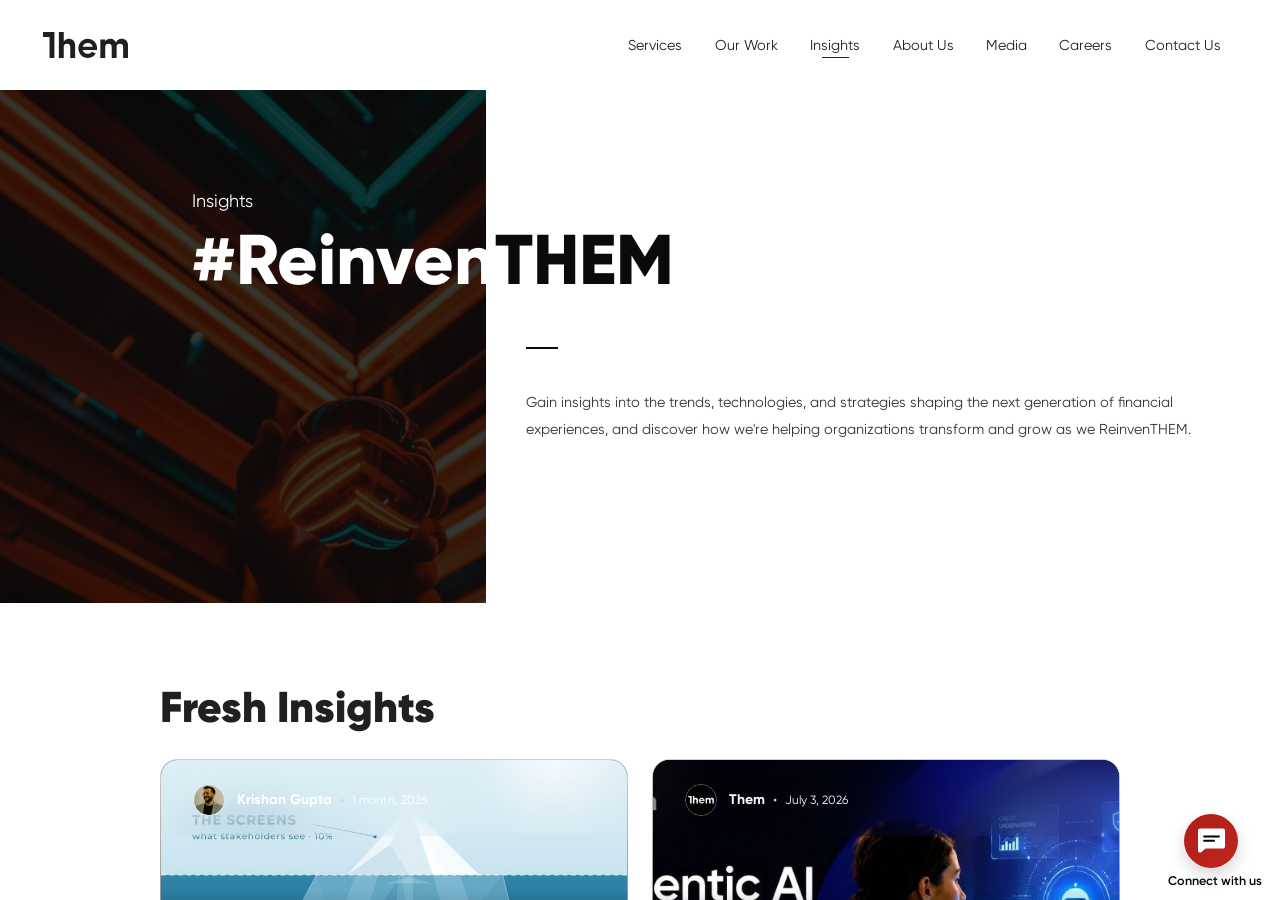
<file: insights-perspective.html>
<!doctype html>
<html itemscope itemtype="https://them.consulting/insights-perspective">
  <head>
    <meta charset="utf-8" />
    <meta http-equiv="X-UA-Compatible" content="IE=edge" />
    <meta
      name="viewport"
      content="width=device-width, initial-scale=1.0, maximum-scale=1.0, user-scalable=no"
    />
    <!-- Primary Meta Tags -->
    <title>
      Unlocking the Power of Best UI/UX Design: Insightss | Them Consulting
    </title>
    <meta
      name="description"
      content="Discover Insightss on the power of Best UI/UX Design with us. Elevate your business with expert analyses. Contact us now!"
    />
    <link
      rel="canonical"
      href="https://them.consulting/insights-perspective/"
    />

    <meta
      name="keywords"
      content="Unlocking the Power of Best UI/UX Design: Insightss | Them Consulting"
    />
    <meta
      name="google-site-verification"
      content="fa0FZX2MF7MAZL35s2yApXsrSXepQZk1R01duNsot3Q"
    />
    <!-- Open Graph / Facebook -->
    <meta property="og:type" content="website" />
    <meta
      property="og:url"
      content="https://them.consulting/insights-perspective"
    />
    <meta
      property="og:title"
      content="Unlocking the Power of Best UI/UX Design: Insightss | Them Consulting"
    />
    <meta
      property="og:description"
      content="Discover Insightss on the power of Best UI/UX Design with us. Elevate your business with expert analyses. Contact us now!"
    />
    <meta property="og:image" content="assets/images/banner-dummy.jpg" />
    <!-- Twitter -->
    <meta property="twitter:card" content="summary_large_image" />
    <meta
      property="twitter:url"
      content="https://them.consulting/insights-perspective"
    />
    <meta
      property="twitter:title"
      content="Unlocking the Power of Best UI/UX Design: Insightss | Them Consulting"
    />
    <meta
      property="twitter:description"
      content="Discover Insightss on the power of Best UI/UX Design with us. Elevate your business with expert analyses. Contact us now!"
    />
    <meta property="twitter:image" content="assets/images/banner-dummy.jpg" />
    <!-- Schema -->
    <meta
      itemprop="name"
      content="Unlocking the Power of Best UI/UX Design: Insightss | Them Consulting"
    />
    <meta
      itemprop="description"
      content="Discover Insightss on the power of Best UI/UX Design with us. Elevate your business with expert analyses. Contact us now!"
    />
    <meta itemprop="image" content="assets/images/banner-dummy.jpg" />
    <!-- Favicon -->
    <link
      rel="shortcut icon"
      href="assets/images/favicon.ico"
      type="image/x-icon"
    />
    <link
      rel="apple-touch-icon"
      sizes="180x180"
      href="assets/images/apple-touch-icon.png"
    />
    <link
      rel="icon"
      type="image/png"
      sizes="32x32"
      href="assets/images/favicon-32x32.png"
    />
    <link
      rel="icon"
      type="image/png"
      sizes="16x16"
      href="assets/images/favicon-16x16.png"
    />
    <!-- css group start -->
    <link rel="stylesheet" href="assets/css/libraries.css" />
    <link rel="stylesheet" type="text/css" href="assets/css/icons.css" />
    <link rel="stylesheet" type="text/css" href="assets/css/custom.css" />
    <link rel="stylesheet" type="text/css" href="assets/css/custom-ds.css" />
    <link
      rel="preload"
      href="assets/fonts/Gilroy-Regular.woff2"
      as="font"
      crossorigin
    />
    <link
      rel="preload"
      href="assets/fonts/Gilroy-Medium.woff2"
      as="font"
      crossorigin
    />
    <link
      rel="preload"
      href="assets/fonts/Gilroy-SemiBold.woff2"
      as="font"
      crossorigin
    />
    <link
      rel="preload"
      href="assets/fonts/Gilroy-Light.woff2"
      as="font"
      crossorigin
    />
    <link
      rel="preload"
      href="assets/fonts/Gilroy-Bold.woff2"
      as="font"
      crossorigin
    />
    <link
      rel="preload"
      href="assets/fonts/Gilroy-Black.woff2"
      as="font"
      crossorigin
    />
    <link rel="manifest" href="manifest.webmanifest" />
    <!-- Global site tag (gtag.js) - Google Analytics -->
    <script
      async
      src="https://www.googletagmanager.com/gtag/js?id=G-CYKT579DC1"
    ></script>
    <script>
      window.dataLayer = window.dataLayer || [];
      function gtag() {
        dataLayer.push(arguments);
      }
      gtag("js", new Date());
      gtag("config", "G-CYKT579DC1");
    </script>
    <!-- css group end -->
  </head>

  <body class="pg-light" data-pg="insights">
    <h1 class="cm-not-in-page">Insights</h1>
    <header>
      <!-- header start -->
      <div class="bs-header">
        <div class="logo-wrap">
          <a href="index.html" class="logo"
            ><img
              class="logo-white"
              src="assets/images/logo.svg"
              alt="Website Logo"
            /><img
              class="logo-black"
              src="assets/images/logo-black.svg"
              alt="Black Logo"
            />
          </a>
        </div>
        <div class="nav-wrap">
          <div class="nav-list-wrap">
            <ul class="nav-list">
              <li class="nav-item nav-item-has-dropdown" data-route="services">
                <div class="nav-link-wrapper">
                  <a href="services.html" class="nav-link">Services</a>
                  <button
                    type="button"
                    class="services-dropdown-toggle"
                    aria-label="Toggle Services Dropdown"
                  >
                    <svg
                      class="arrow-icon"
                      width="10"
                      height="7"
                      viewBox="0 0 12 8"
                      fill="none"
                      xmlns="http://www.w3.org/2000/svg"
                    >
                      <path
                        d="M1 1.5L6 6.5L11 1.5"
                        stroke="currentColor"
                        stroke-width="1.8"
                        stroke-linecap="round"
                        stroke-linejoin="round"
                      />
                    </svg>
                  </button>
                </div>
                <!-- Services Mega Menu Panel -->
                <div class="services-mega-panel">
                  <div class="nav-grid">
                    <div
                      class="nav-grid-links"
                      data-img="assets/images/products/card1.jpg"
                    >
                      <h1>
                        <a href="service-vision-strategy.html"
                          >Vision & Strategy</a
                        >
                      </h1>
                      <a
                        href="service-vision-strategy.html"
                        class="nav-grid-links-subtitle"
                        >Product Strategy</a
                      >
                      <a href="service-vision-strategy.html"
                        >Value Proposition Modelling</a
                      >
                      <a href="service-vision-strategy.html"
                        >Product Envisioning</a
                      >
                      <a href="service-vision-strategy.html">Productization</a>
                      <a href="service-vision-strategy.html">Storytelling</a>
                    </div>

                    <div
                      class="nav-grid-links"
                      data-img="assets/images/products/card3.png"
                    >
                      <h1><a href="service-launch.html">Launch</a></h1>
                      <a href="service-launch.html">Funnel Optimizer</a>
                      <a href="service-launch.html">Growth POD</a>
                      <a href="service-launch.html">Experience Mentorship</a>
                    </div>

                    <div
                      class="nav-grid-links"
                      data-img="assets/images/products/card2.png"
                    >
                      <h1>
                        <a href="service-design-and-develop.html"
                          >Design & Develop</a
                        >
                      </h1>
                      <a href="service-design-and-develop.html">MVP Design</a>
                      <a href="service-design-and-develop.html"
                        >Full UX Design</a
                      >
                      <a href="service-design-and-develop.html"
                        >Digital Transformation</a
                      >
                      <a href="service-design-and-develop.html">UX Testing</a>
                      <a href="service-design-and-develop.html">Plug UX</a>
                    </div>

                    <div
                      class="nav-grid-links"
                      data-img="assets/images/products/card4.jpg"
                    >
                      <h1><a href="service-maintain.html">Maintain</a></h1>
                      <a href="service-maintain.html">Agile UX</a>
                      <a href="service-maintain.html">Metric-Led Design</a>
                      <a href="service-maintain.html">Agile Research</a>
                      <a href="service-maintain.html">UX/CX</a>
                    </div>

                    <div class="nav-grid-image">
                      <a href="services.html">
                        <img
                          id="mega-service-img"
                          src="assets/images/products/card1.jpg"
                          alt="Services"
                        />
                      </a>
                    </div>
                  </div>
                </div>
              </li>
              <li class="nav-item" data-route="work">
                <a href="work.html" class="nav-link">Our work</a>
              </li>
              <li class="nav-item" data-route="insights">
                <a href="insights-perspective.html" class="nav-link"
                  >Insights</a
                >
              </li>
              <li class="nav-item" data-route="about">
                <a href="about-us.html" class="nav-link">About Us</a>
              </li>
              <li class="nav-item" data-route="media">
                <a href="media.html" class="nav-link">Media</a>
              </li>
              <li class="nav-item" data-route="careers">
                <a href="careers.html" class="nav-link">Careers</a>
              </li>
              <li class="nav-item" data-route="contact">
                <a href="contact.html" class="nav-link">Contact Us</a>
              </li>
            </ul>
            <div class="connect-info">
              <ul>
                <li>
                  <a class="mail" href="mailto:hello@them.consulting"
                    >hello@them.consulting</a
                  >
                </li>
                <!-- <li>
                                <a href="tel:+919892257629" class="tel">+91 9892257629</a>
                            </li> -->
              </ul>
            </div>
          </div>
        </div>

        <button class="menu-btn">
          <span class="menu-line"></span>
          <span class="menu-line"></span>
          <span class="menu-line"></span>
        </button>
      </div>
      <!-- header end -->
    </header>

    <div class="scroll-view" id="scroll-view">
      <main>
        <div class="main">
          <!-- <section>
            <div class="bs-intro-block">
              <div class="container">
                <div class="row">
                  <div class="col-md-9">
                    <h2 class="intro-tag title-prspc">
                      <span
                        class="cm-line-break titleReveal wow"
                        data-wow-duration="0.8s"
                        data-wow-delay="0.1s"
                        >Insightss</span
                      >
                    </h2>
                    <h3 class="intro-title typ-lg title-prspc">
                      <span
                        class="cm-line-break titleReveal wow"
                        data-wow-duration="0.8s"
                        data-wow-delay="0.5s"
                        >#DisrupTHEM</span
                      >
                    </h3>
                  </div>
                </div>
              </div>
            </div>
          </section> -->

          <!-- <section>
            <div class="bs-prxl-block typ-insight cm-block">
              <div class="prlx-view">
                <div class="anim-zoomin">
                  <div class="prlx-box">
                    <picture>
                      <source
                        media="(min-width: 1024px)"
                        srcset="assets/images/insight-bg.jpg"
                      />
                      <source
                        media="(max-width: 768px)"
                        srcset="assets/images/insight-bg-sm.jpg"
                      />
                      <img
                        class="js-fetch-pic-src"
                        src="assets/images/insight-bg.jpg"
                        alt="Insight Background Image"
                      />
                    </picture>
                  </div>
                </div>
                <div
                  class="info-wrap fadeIn wow"
                  data-wow-duration="0.6s"
                  data-wow-offset="100"
                >
                  <p>
                    Wedged deep within the experience economy, humanity is
                    enthralled by companies touting newer and differentiated
                    models and experiences that disrupt the standard for what is
                    believed to be a business, a service or a product. Stay
                    tuned to how disruptive experiences are built!
                  </p>
                </div>
              </div>
            </div>
          </section> -->

          <section class="insight-hero">
            <div class="insight-hero-grid">
              <!-- LEFT -->
              <div class="insight-hero-image">
                <img src="assets/images/insight-bg.jpg" alt="Insights" />
              </div>

              <!-- RIGHT -->
              <div
                class="insight-hero-content info-wrap fadeIn wow"
                data-wow-duration="0.6s"
                data-wow-offset="100"
                data-wow-delay="0.4s"
              >
                <div class="insight-content">
                  <span class="insight-line"></span>
                  <p>
                    Gain insights into the trends, technologies, and strategies
                    shaping the next generation of financial experiences, and
                    discover how we're helping organizations transform and grow
                    as we ReinvenTHEM.
                  </p>
                </div>
              </div>

              <!-- OVERLAPPING TITLE -->
              <div class="insight-hero-title title-prspc">
                <span
                  class="cm-line-break titleReveal wow hero-tagline"
                  data-wow-duration="0.8s"
                  data-wow-delay="0.1s"
                  >Insights</span
                >
                <h1
                  class="cm-line-break titleReveal wow"
                  data-wow-duration="0.8s"
                  data-wow-delay="0.3s"
                >
                  #Reinven<span class="them-text">THEM</span>
                </h1>
              </div>
            </div>
          </section>

          <section>
            <div class="bs-section typ-insight">
              <div class="container">
                <h2 class="cm-title">
                  <span
                    class="cm-line-break titleReveal wow"
                    data-wow-duration="1s"
                    data-wow-offset="150"
                    data-wow-delay="0.1s"
                    >Fresh Insights</span
                  >
                </h2>

                <div class="insight-card-grid">
                  <!-- Reusable Card 1 -->
                  <a
                    href="https://www.linkedin.com/posts/krishan-gupta-profile_uxdesign-designleadership-productdesign-activity-7480627357528231936-G5mw?utm_source=share&utm_medium=member_ios&rcm=ACoAAB9T52cBI2sfdcKdPXxFMGkOI2gg8NIsMyE"
                    class="insight-card fadeReveal wow"
                    data-wow-duration="0.8s"
                    data-wow-offset="50"
                    data-wow-delay="0.2s"
                    target="_blank"
                  >
                    <div class="insight-card-bg">
                      <img
                        src="assets/images/insights/ignight-bg.jpg"
                        alt="UI is now a commodity skill"
                      />
                    </div>
                    <div class="insight-card-top-overlay"></div>
                    <div class="insight-card-bottom-overlay"></div>

                    <div class="insight-card-header">
                      <img
                        src="assets/images/insights/kishan.jpg"
                        alt="Lisa Ray"
                        class="insight-card-avatar"
                      />
                      <div class="insight-card-meta">
                        <span class="insight-card-author">Krishan Gupta</span>
                        <span class="insight-card-dot">•</span>
                        <span class="insight-card-date">1 month, 2026</span>
                      </div>
                    </div>

                    <div class="insight-card-body">
                      <h3 class="insight-card-title">
                        Be a Storyteller First. A Designer Second.
                      </h3>
                      <p class="insight-card-desc">
                        Every design team hears this. And here's the truth:
                        stakeholders aren't wrong...
                      </p>
                      <div class="insight-card-footer">
                        <span class="insight-card-readtime"
                          >Est reading time: 5mins</span
                        >
                        <span class="insight-card-action">&rarr;</span>
                      </div>
                    </div>
                  </a>

                  <!-- Reusable Card 2 -->
                  <a
                    href="https://www.linkedin.com/posts/themconsulting_agenticai-banking-bfsi-activity-7476175930378330112-s8Vi?utm_source=share&utm_medium=member_ios&rcm=ACoAAB9T52cBI2sfdcKdPXxFMGkOI2gg8NIsMyE"
                    class="insight-card fadeReveal wow"
                    data-wow-duration="0.8s"
                    data-wow-offset="50"
                    data-wow-delay="0.4s"
                    target="_blank"
                  >
                    <div class="insight-card-bg">
                      <img
                        src="assets/images/insights/banking.jpg"
                        alt="UI is now a commodity skill"
                      />
                    </div>
                    <div class="insight-card-top-overlay"></div>
                    <div class="insight-card-bottom-overlay"></div>

                    <div class="insight-card-header">
                      <img
                        src="assets/images/insights/logo.jpg"
                        alt="Lisa Ray"
                        class="insight-card-avatar"
                      />
                      <div class="insight-card-meta">
                        <span class="insight-card-author">Them</span>
                        <span class="insight-card-dot">•</span>
                        <span class="insight-card-date">July 3, 2026</span>
                      </div>
                    </div>

                    <div class="insight-card-body">
                      <h3 class="insight-card-title">Agentic AI in Banking</h3>
                      <p class="insight-card-desc">
                        For years, AI in banking has focused on improving
                        efficiency automating workflows...
                      </p>
                      <div class="insight-card-footer">
                        <span class="insight-card-readtime"
                          >Est reading time: 5mins</span
                        >
                        <span class="insight-card-action">&rarr;</span>
                      </div>
                    </div>
                  </a>
                </div>
              </div>
            </div>
          </section>

          <!-- <section>
            <div class="bs-section typ-insight">
              <div class="container">
                <div class="sec-head">
                  <h2 class="cm-title">
                    <span
                      class="cm-line-break titleReveal wow"
                      data-wow-duration="1s"
                      data-wow-offset="150"
                      data-wow-delay="0.1s"
                      >Fresh </span
                    ><span
                      class="cm-line-break titleReveal wow"
                      data-wow-duration="1s"
                      data-wow-offset="150"
                      data-wow-delay="0.2s"
                      >Insights</span
                    >
                  </h2>
                </div>
                <div class="sec-cont">
                  <div class="bs-insight">
                    <ul class="insight-list row">
                      <li
                        class="item col-md-6 fadeReveal wow"
                        data-wow-duration="0.8s"
                        data-wow-offset="50"
                        data-wow-delay="0.2s"
                      >
                        <div class="insight-wrap">
                          <div class="insight-info">
                            <h3
                              class="insight-title title-prspc"
                              style="width: 35rem"
                            >
                              <span
                                class="titleReveal wow"
                                data-wow-duration="1s"
                                data-wow-offset="100"
                                >Stop Building Catalogs. Start Building
                                Experiences.</span
                              >
                            </h3>
                            <a
                              href=""
                              class="btn btn-link btn-icon fadeIn wow"
                              data-wow-duration="0.6s"
                              data-wow-delay="0.7s"
                              ><span class="icon icon-right-arrow"></span
                            ></a>
                          </div>
                          <div class="insight-img">
                            <div class="img-wrap js-set-bg">
                              <img
                                src="assets/images/insights/stop-building-catalogs.png"
                                alt=""
                                class="js-fetch-src"
                              />
                            </div>
                          </div>
                          <a
                            class="link js-blog-item"
                            data-href="stop-building-catalogs.html"
                          ></a>
                        </div>
                      </li>
                      <li
                        class="item col-md-6 fadeReveal wow"
                        data-wow-duration="0.8s"
                        data-wow-offset="50"
                        data-wow-delay="0.4s"
                      >
                        <div class="insight-wrap">
                          <div class="insight-info">
                            <h3 class="insight-title title-prspc">
                              <span
                                class="titleReveal wow"
                                data-wow-duration="1s"
                                data-wow-offset="100"
                                >IT'S DIFFERENT but IT'S SAME!</span
                              >
                            </h3>
                            <h4>
                              <strong
                                >Google's M3 Expressive vs iOS 26 Liquid
                                Glass.</strong
                              >
                            </h4>
                            <a
                              href=""
                              class="btn btn-link btn-icon fadeIn wow"
                              data-wow-duration="0.6s"
                              data-wow-delay="0.7s"
                              ><span class="icon icon-right-arrow"></span
                            ></a>
                          </div>
                          <div class="insight-img">
                            <div class="img-wrap js-set-bg">
                              <img
                                src="assets/images/insights/its-different-but-its-same.png"
                                alt=""
                                class="js-fetch-src"
                              />
                            </div>
                          </div>
                          <a
                            class="link js-blog-item"
                            data-href="its-different-but-its-same.html"
                          ></a>
                        </div>
                      </li>
                    </ul>
                  </div>
                </div>
              </div>
            </div>
          </section> -->

          <section>
            <div class="bs-section typ-insight cm-block last-sec">
              <div class="container">
                <div class="sec-head">
                  <h2 class="cm-title">
                    <span
                      class="cm-line-break titleReveal wow"
                      data-wow-duration="1s"
                      data-wow-offset="150"
                      data-wow-delay="0.1s"
                      >More Insights</span
                    >
                  </h2>
                </div>
                <div class="sec-cont more-insight">
                  <div class="insight-card-grid-3">
                    <a
                      href="#"
                      data-href="addiction-technology-the-only-winning-product-strategy.html"
                      class="insight-card js-blog-item fadeReveal wow"
                      data-wow-duration="0.8s"
                      data-wow-offset="50"
                      data-wow-delay="0.3s"
                    >
                      <div class="insight-card-bg">
                        <img
                          src="assets/images/insights/stop-building-catalogs.png"
                          alt="‘Addictive Technology’ the Only Winning Product Strategy?"
                        />
                      </div>
                      <div class="insight-card-top-overlay"></div>
                      <div class="insight-card-bottom-overlay"></div>
                      <div class="insight-card-header">
                        <img
                          src="assets/images/insights/logo.jpg"
                          alt="Lisa Ray"
                          class="insight-card-avatar"
                        />
                        <div class="insight-card-meta">
                          <span class="insight-card-author">Them</span>
                          <span class="insight-card-dot">•</span>
                          <span class="insight-card-date"
                            >September 18, 2026</span
                          >
                        </div>
                      </div>
                      <div class="insight-card-body">
                        <h3 class="insight-card-title">
                          Stop Building Catalogs.Start Building Experiences.
                        </h3>

                        <div class="insight-card-footer">
                          <span class="insight-card-readtime"
                            >Est reading time: 5mins</span
                          >
                          <span class="insight-card-action">&rarr;</span>
                        </div>
                      </div>
                    </a>

                    <a
                      href="#"
                      data-href="addiction-technology-the-only-winning-product-strategy.html"
                      class="insight-card js-blog-item fadeReveal wow"
                      data-wow-duration="0.8s"
                      data-wow-offset="50"
                      data-wow-delay="0.3s"
                    >
                      <div class="insight-card-bg">
                        <img
                          src="assets/images/insights/its-different-but-its-same.png"
                          alt="‘Addictive Technology’ the Only Winning Product Strategy?"
                        />
                      </div>
                      <div class="insight-card-top-overlay"></div>
                      <div class="insight-card-bottom-overlay"></div>
                      <div class="insight-card-header">
                        <img
                          src="assets/images/insights/logo.jpg"
                          alt="Lisa Ray"
                          class="insight-card-avatar"
                        />
                        <div class="insight-card-meta">
                          <span class="insight-card-author">Them</span>
                          <span class="insight-card-dot">•</span>
                          <span class="insight-card-date">August 29, 2026</span>
                        </div>
                      </div>
                      <div class="insight-card-body">
                        <h3 class="insight-card-title">
                          IT'S DIFFERENT but IT'S SAME!
                        </h3>

                        <div class="insight-card-footer">
                          <span class="insight-card-readtime"
                            >Est reading time: 5mins</span
                          >
                          <span class="insight-card-action">&rarr;</span>
                        </div>
                      </div>
                    </a>

                    <!-- Card 1 -->
                    <a
                      href="the-quiet-crisis-in-content.html"
                      data-href="the-quiet-crisis-in-content.html"
                      class="insight-card js-blog-item fadeReveal wow"
                      data-wow-duration="0.8s"
                      data-wow-offset="50"
                      data-wow-delay="0.1s"
                    >
                      <div class="insight-card-bg">
                        <img
                          src="assets/images/insights/the-quiet-crisis-in-content.png"
                          alt="The Quiet Crisis in Content"
                        />
                      </div>
                      <div class="insight-card-top-overlay"></div>
                      <div class="insight-card-bottom-overlay"></div>
                      <div class="insight-card-header">
                        <img
                          src="assets/images/insights/logo.jpg"
                          alt="Lisa Ray"
                          class="insight-card-avatar"
                        />
                        <div class="insight-card-meta">
                          <span class="insight-card-author">Them</span>
                          <span class="insight-card-dot">•</span>
                          <span class="insight-card-date">August 14, 2026</span>
                        </div>
                      </div>
                      <div class="insight-card-body">
                        <h3 class="insight-card-title">
                          The Quiet Crisis in Content: AI, Shifting User
                          Behavior & the Publication Dilemma
                        </h3>

                        <div class="insight-card-footer">
                          <span class="insight-card-readtime"
                            >Est reading time: 5mins</span
                          >
                          <span class="insight-card-action">&rarr;</span>
                        </div>
                      </div>
                    </a>

                    <!-- Card 2 -->
                    <a
                      href="business-centric-ux-design-fc.html"
                      data-href="business-centric-ux-design-fc.html"
                      class="insight-card js-blog-item fadeReveal wow"
                      data-wow-duration="0.8s"
                      data-wow-offset="50"
                      data-wow-delay="0.2s"
                    >
                      <div class="insight-card-bg">
                        <img
                          src="assets/images/business-centric.jpg"
                          alt="Business-Centric UX Design"
                        />
                      </div>
                      <div class="insight-card-top-overlay"></div>
                      <div class="insight-card-bottom-overlay"></div>
                      <div class="insight-card-header">
                        <img
                          src="assets/images/insights/logo.jpg"
                          alt="Lisa Ray"
                          class="insight-card-avatar"
                        />
                        <div class="insight-card-meta">
                          <span class="insight-card-author">Them</span>
                          <span class="insight-card-dot">•</span>
                          <span class="insight-card-date">July 22, 2026</span>
                        </div>
                      </div>
                      <div class="insight-card-body">
                        <h3 class="insight-card-title">
                          Business-Centric UX Design
                        </h3>

                        <div class="insight-card-footer">
                          <span class="insight-card-readtime"
                            >Est reading time: 5mins</span
                          >
                          <span class="insight-card-action">&rarr;</span>
                        </div>
                      </div>
                    </a>

                    <!-- Card 3 -->
                    <a
                      href="train-your-brain-to-do-ux-design.html"
                      data-href="train-your-brain-to-do-ux-design.html"
                      class="insight-card js-blog-item fadeReveal wow"
                      data-wow-duration="0.8s"
                      data-wow-offset="50"
                      data-wow-delay="0.3s"
                    >
                      <div class="insight-card-bg">
                        <img
                          src="assets/images/train-your-brain-to-do-ux-design.webp"
                          alt="Train Your Brain to do UX design"
                        />
                      </div>
                      <div class="insight-card-top-overlay"></div>
                      <div class="insight-card-bottom-overlay"></div>
                      <div class="insight-card-header">
                        <img
                          src="assets/images/insights/logo.jpg"
                          alt="Lisa Ray"
                          class="insight-card-avatar"
                        />
                        <div class="insight-card-meta">
                          <span class="insight-card-author">Them</span>
                          <span class="insight-card-dot">•</span>
                          <span class="insight-card-date">July 05, 2026</span>
                        </div>
                      </div>
                      <div class="insight-card-body">
                        <h3 class="insight-card-title">
                          Train Your Brain to do UX design
                        </h3>

                        <div class="insight-card-footer">
                          <span class="insight-card-readtime"
                            >Est reading time: 5mins</span
                          >
                          <span class="insight-card-action">&rarr;</span>
                        </div>
                      </div>
                    </a>

                    <!-- Card 4 -->
                    <a
                      href="so-want-to-learn-real-ux.html"
                      data-href="so-want-to-learn-real-ux.html"
                      class="insight-card js-blog-item fadeReveal wow"
                      data-wow-duration="0.8s"
                      data-wow-offset="50"
                      data-wow-delay="0.1s"
                    >
                      <div class="insight-card-bg">
                        <img
                          src="assets/images/insights/logo.jpg"
                          alt="so…Want to Learn Real UX?"
                        />
                      </div>
                      <div class="insight-card-top-overlay"></div>
                      <div class="insight-card-bottom-overlay"></div>
                      <div class="insight-card-header">
                        <img
                          src="assets/images/core-team/tanya-jain.png"
                          alt="Lisa Ray"
                          class="insight-card-avatar"
                        />
                        <div class="insight-card-meta">
                          <span class="insight-card-author">Them</span>
                          <span class="insight-card-dot">•</span>
                          <span class="insight-card-date">June 28, 2026</span>
                        </div>
                      </div>
                      <div class="insight-card-body">
                        <h3 class="insight-card-title">
                          so…Want to Learn Real UX?
                        </h3>

                        <div class="insight-card-footer">
                          <span class="insight-card-readtime"
                            >Est reading time: 5mins</span
                          >
                          <span class="insight-card-action">&rarr;</span>
                        </div>
                      </div>
                    </a>

                    <!-- Card 5 -->
                    <a
                      href="its-true-ui-is-now-a-commodity-skill.html"
                      data-href="its-true-ui-is-now-a-commodity-skill.html"
                      class="insight-card js-blog-item fadeReveal wow"
                      data-wow-duration="0.8s"
                      data-wow-offset="50"
                      data-wow-delay="0.2s"
                    >
                      <div class="insight-card-bg">
                        <img
                          src="assets/images/its-true-ui-is-now-a-commodity-skill.webp"
                          alt="It's true: UI is now a commodity skill"
                        />
                      </div>
                      <div class="insight-card-top-overlay"></div>
                      <div class="insight-card-bottom-overlay"></div>
                      <div class="insight-card-header">
                        <img
                          src="assets/images/insights/logo.jpg"
                          alt="Lisa Ray"
                          class="insight-card-avatar"
                        />
                        <div class="insight-card-meta">
                          <span class="insight-card-author">Them</span>
                          <span class="insight-card-dot">•</span>
                          <span class="insight-card-date">June 19, 2026</span>
                        </div>
                      </div>
                      <div class="insight-card-body">
                        <h3 class="insight-card-title">
                          It's true: UI is now a commodity skill
                        </h3>

                        <div class="insight-card-footer">
                          <span class="insight-card-readtime"
                            >Est reading time: 5mins</span
                          >
                          <span class="insight-card-action">&rarr;</span>
                        </div>
                      </div>
                    </a>

                    <!-- Card 6 -->
                    <a
                      href="start-designing-for-excess-management.html"
                      data-href="start-designing-for-excess-management.html"
                      class="insight-card js-blog-item fadeReveal wow"
                      data-wow-duration="0.8s"
                      data-wow-offset="50"
                      data-wow-delay="0.3s"
                    >
                      <div class="insight-card-bg">
                        <img
                          src="assets/images/start-designing-for-excess-management.webp"
                          alt="Start designing for Excess management"
                        />
                      </div>
                      <div class="insight-card-top-overlay"></div>
                      <div class="insight-card-bottom-overlay"></div>
                      <div class="insight-card-header">
                        <img
                          src="assets/images/insights/logo.jpg"
                          alt="Lisa Ray"
                          class="insight-card-avatar"
                        />
                        <div class="insight-card-meta">
                          <span class="insight-card-author">Them</span>
                          <span class="insight-card-dot">•</span>
                          <span class="insight-card-date">June 11, 2026</span>
                        </div>
                      </div>
                      <div class="insight-card-body">
                        <h3 class="insight-card-title">
                          Start designing for Excess management
                        </h3>

                        <div class="insight-card-footer">
                          <span class="insight-card-readtime"
                            >Est reading time: 5mins</span
                          >
                          <span class="insight-card-action">&rarr;</span>
                        </div>
                      </div>
                    </a>

                    <!-- Card 7 -->
                    <a
                      href="the-illusion-of-design-value-dv.html"
                      data-href="the-illusion-of-design-value-dv.html"
                      class="insight-card js-blog-item fadeReveal wow"
                      data-wow-duration="0.8s"
                      data-wow-offset="50"
                      data-wow-delay="0.1s"
                    >
                      <div class="insight-card-bg">
                        <img
                          src="assets/images/the-illusion-of-design-value-dv.webp"
                          alt="The illusion of Design Value (DV)…"
                        />
                      </div>
                      <div class="insight-card-top-overlay"></div>
                      <div class="insight-card-bottom-overlay"></div>
                      <div class="insight-card-header">
                        <img
                          src="assets/images/insights/logo.jpg"
                          alt="Lisa Ray"
                          class="insight-card-avatar"
                        />
                        <div class="insight-card-meta">
                          <span class="insight-card-author">Them</span>
                          <span class="insight-card-dot">•</span>
                          <span class="insight-card-date"
                            >September 04, 2026</span
                          >
                        </div>
                      </div>
                      <div class="insight-card-body">
                        <h3 class="insight-card-title">
                          The illusion of Design Value (DV)…
                        </h3>

                        <div class="insight-card-footer">
                          <span class="insight-card-readtime"
                            >Est reading time: 5mins</span
                          >
                          <span class="insight-card-action">&rarr;</span>
                        </div>
                      </div>
                    </a>

                    <!-- Card 8 -->
                    <a
                      href="making-usable-design-systems.html"
                      data-href="making-usable-design-systems.html"
                      class="insight-card js-blog-item fadeReveal wow"
                      data-wow-duration="0.8s"
                      data-wow-offset="50"
                      data-wow-delay="0.2s"
                    >
                      <div class="insight-card-bg">
                        <img
                          src="assets/images/making-usable-design-systems.webp"
                          alt="Making Usable Design Systems"
                        />
                      </div>
                      <div class="insight-card-top-overlay"></div>
                      <div class="insight-card-bottom-overlay"></div>
                      <div class="insight-card-header">
                        <img
                          src="assets/images/insights/logo.jpg"
                          alt="Lisa Ray"
                          class="insight-card-avatar"
                        />
                        <div class="insight-card-meta">
                          <span class="insight-card-author">Them</span>
                          <span class="insight-card-dot">•</span>
                          <span class="insight-card-date">August 08, 2026</span>
                        </div>
                      </div>
                      <div class="insight-card-body">
                        <h3 class="insight-card-title">
                          Making Usable Design Systems
                        </h3>

                        <div class="insight-card-footer">
                          <span class="insight-card-readtime"
                            >Est reading time: 5mins</span
                          >
                          <span class="insight-card-action">&rarr;</span>
                        </div>
                      </div>
                    </a>

                    <!-- Card 9 -->
                    <a
                      href="addiction-technology-the-only-winning-product-strategy.html"
                      data-href="addiction-technology-the-only-winning-product-strategy.html"
                      class="insight-card js-blog-item fadeReveal wow"
                      data-wow-duration="0.8s"
                      data-wow-offset="50"
                      data-wow-delay="0.3s"
                    >
                      <div class="insight-card-bg">
                        <img
                          src="assets/images/addiction-technology-the-only-winning-product-strategy.webp"
                          alt="‘Addictive Technology’ the Only Winning Product Strategy?"
                        />
                      </div>
                      <div class="insight-card-top-overlay"></div>
                      <div class="insight-card-bottom-overlay"></div>
                      <div class="insight-card-header">
                        <img
                          src="assets/images/insights/logo.jpg"
                          alt="Lisa Ray"
                          class="insight-card-avatar"
                        />
                        <div class="insight-card-meta">
                          <span class="insight-card-author">Them</span>
                          <span class="insight-card-dot">•</span>
                          <span class="insight-card-date">August 02, 2026</span>
                        </div>
                      </div>
                      <div class="insight-card-body">
                        <h3 class="insight-card-title">
                          Addictive Technology’ the Only Winning Product
                          Strategy?
                        </h3>

                        <div class="insight-card-footer">
                          <span class="insight-card-readtime"
                            >Est reading time: 5mins</span
                          >
                          <span class="insight-card-action">&rarr;</span>
                        </div>
                      </div>
                    </a>
                  </div>
                </div>
              </div>
            </div>
          </section>

          <!-- <section>
            <div class="bs-section typ-insight cm-block last-sec">
              <div class="container">
                <div class="sec-head">
                  <h2 class="cm-title">
                    <span
                      class="cm-line-break titleReveal wow"
                      data-wow-duration="1s"
                      data-wow-offset="150"
                      data-wow-delay="0.1s"
                      >More</span
                    ><span
                      class="cm-line-break titleReveal wow"
                      data-wow-duration="1s"
                      data-wow-offset="150"
                      data-wow-delay="0.2s"
                      >Insights</span
                    >
                  </h2>
                </div>
                <div class="sec-cont more-insight">
                  <div class="insight-card-list">
                    <div class="row">
                      <div class="col-md-4 item">
                        <div
                          class="mod-img-desc-card fadeReveal wow"
                          data-wow-duration="0.8s"
                          data-wow-offset="50"
                          data-wow-delay="0.3s"
                        >
                          <div class="img-wrap">
                            <div class="img-wrap js-set-bg">
                              <img
                                src="assets/images/insights/the-quiet-crisis-in-content.png"
                                alt=""
                                class="js-fetch-src"
                              />
                            </div>
                          </div>
                          <div class="desc-wrap">
                            <h3 class="card-title">
                              The Quiet Crisis in Content: AI, Shifting User
                              Behavior & the Publication Dilemma
                            </h3>
                            <button class="btn btn-icon">
                              <span class="icon icon-right-arrow"></span>
                            </button>
                          </div>
                          <a
                            data-href="the-quiet-crisis-in-content.html"
                            class="link js-blog-item"
                          ></a>
                        </div>
                      </div>
                      <div class="col-md-4 item">
                        <div
                          class="mod-img-desc-card fadeReveal wow"
                          data-wow-duration="0.8s"
                          data-wow-offset="50"
                          data-wow-delay="0.4s"
                        >
                          <div class="img-wrap js-set-bg">
                            <img
                              src="assets/images/business-centric.jpg"
                              alt=""
                              class="js-fetch-src"
                            />
                          </div>
                          <div class="desc-wrap">
                            <h3 class="card-title">
                              Business-Centric UX Design
                            </h3>
                            <button class="btn btn-icon">
                              <span class="icon icon-right-arrow"></span>
                            </button>
                          </div>
                          <a
                            data-href="business-centric-ux-design-fc.html"
                            class="link js-blog-item"
                          ></a>
                        </div>
                      </div>
                      <div class="col-md-4 item">
                        <div
                          class="mod-img-desc-card fadeReveal wow"
                          data-wow-duration="0.8s"
                          data-wow-offset="50"
                          data-wow-delay="0.5s"
                        >
                          <div class="img-wrap js-set-bg">
                            <img
                              src="assets/images/train-your-brain-to-do-ux-design.webp"
                              alt=""
                              class="js-fetch-src"
                            />
                          </div>
                          <div class="desc-wrap">
                            <h3 class="card-title">
                              Train Your Brain to do UX design
                            </h3>
                            <button class="btn btn-icon">
                              <span class="icon icon-right-arrow"></span>
                            </button>
                          </div>
                          <a
                            data-href="train-your-brain-to-do-ux-design.html"
                            class="link js-blog-item"
                          ></a>
                        </div>
                      </div>
                    </div>
                  </div>
                  <div class="insight-card-list">
                    <div class="row">
                      <div class="col-md-4 item">
                        <div
                          class="mod-img-desc-card fadeReveal wow"
                          data-wow-duration="0.8s"
                          data-wow-offset="50"
                          data-wow-delay="0.3s"
                        >
                          <div class="img-wrap">
                            <div class="img-wrap js-set-bg">
                              <img
                                src="assets/images/so-want-to-learn-real-ux.webp"
                                alt=""
                                class="js-fetch-src"
                              />
                            </div>
                          </div>
                          <div class="desc-wrap">
                            <h3 class="card-title">
                              so…Want to Learn Real UX?
                            </h3>
                            <button class="btn btn-icon">
                              <span class="icon icon-right-arrow"></span>
                            </button>
                          </div>
                          <a
                            data-href="so-want-to-learn-real-ux.html"
                            class="link js-blog-item"
                          ></a>
                        </div>
                      </div>
                      <div class="col-md-4 item">
                        <div
                          class="mod-img-desc-card fadeReveal wow"
                          data-wow-duration="0.8s"
                          data-wow-offset="50"
                          data-wow-delay="0.4s"
                        >
                          <div class="img-wrap js-set-bg">
                            <img
                              src="assets/images/its-true-ui-is-now-a-commodity-skill.webp"
                              alt=""
                              class="js-fetch-src"
                            />
                          </div>
                          <div class="desc-wrap">
                            <h3 class="card-title">
                              It's true: UI is now a commodity skill
                            </h3>
                            <button class="btn btn-icon">
                              <span class="icon icon-right-arrow"></span>
                            </button>
                          </div>
                          <a
                            data-href="its-true-ui-is-now-a-commodity-skill.html"
                            class="link js-blog-item"
                          ></a>
                        </div>
                      </div>
                      <div class="col-md-4 item">
                        <div
                          class="mod-img-desc-card fadeReveal wow"
                          data-wow-duration="0.8s"
                          data-wow-offset="50"
                          data-wow-delay="0.5s"
                        >
                          <div class="img-wrap js-set-bg">
                            <img
                              src="assets/images/start-designing-for-excess-management.webp"
                              alt=""
                              class="js-fetch-src"
                            />
                          </div>
                          <div class="desc-wrap">
                            <h3 class="card-title">
                              Start designing for Excess management
                            </h3>
                            <button class="btn btn-icon">
                              <span class="icon icon-right-arrow"></span>
                            </button>
                          </div>
                          <a
                            data-href="start-designing-for-excess-management.html"
                            class="link js-blog-item"
                          ></a>
                        </div>
                      </div>
                    </div>
                  </div>
                  <div class="insight-card-list">
                    <div class="row">
                      <div class="col-md-4 item">
                        <div
                          class="mod-img-desc-card fadeReveal wow"
                          data-wow-duration="0.8s"
                          data-wow-offset="50"
                          data-wow-delay="0.3s"
                        >
                          <div class="img-wrap js-set-bg">
                            <img
                              src="assets/images/the-illusion-of-design-value-dv.webp"
                              alt=""
                              class="js-fetch-src"
                            />
                          </div>
                          <div class="desc-wrap">
                            <h3 class="card-title">
                              The illusion of Design Value (DV)…
                            </h3>
                            <button class="btn btn-icon">
                              <span class="icon icon-right-arrow"></span>
                            </button>
                          </div>
                          <a
                            data-href="the-illusion-of-design-value-dv.html"
                            class="link js-blog-item"
                          ></a>
                        </div>
                      </div>
                      <div class="col-md-4 item">
                        <div
                          class="mod-img-desc-card fadeReveal wow"
                          data-wow-duration="0.8s"
                          data-wow-offset="50"
                          data-wow-delay="0.4s"
                        >
                          <div class="img-wrap js-set-bg">
                            <img
                              src="assets/images/making-usable-design-systems.webp"
                              alt=""
                              class="js-fetch-src"
                            />
                          </div>
                          <div class="desc-wrap">
                            <h3 class="card-title">
                              Making Usable Design Systems
                            </h3>
                            <button class="btn btn-icon">
                              <span class="icon icon-right-arrow"></span>
                            </button>
                          </div>
                          <a
                            data-href="making-usable-design-systems.html"
                            class="link js-blog-item"
                          ></a>
                        </div>
                      </div>
                      <div class="col-md-4 item">
                        <div
                          class="mod-img-desc-card fadeReveal wow"
                          data-wow-duration="0.8s"
                          data-wow-offset="50"
                          data-wow-delay="0.5s"
                        >
                          <div class="img-wrap js-set-bg">
                            <img
                              src="assets/images/addiction-technology-the-only-winning-product-strategy.webp"
                              alt=""
                              class="js-fetch-src"
                            />
                          </div>
                          <div class="desc-wrap">
                            <h3 class="card-title">
                              ‘Addictive Technology’ the Only Winning Product
                              Strategy?
                            </h3>
                            <button class="btn btn-icon">
                              <span class="icon icon-right-arrow"></span>
                            </button>
                          </div>
                          <a
                            data-href="addiction-technology-the-only-winning-product-strategy.html"
                            class="link js-blog-item"
                          ></a>
                        </div>
                      </div>
                    </div>
                  </div>
                </div>
              </div>
            </div>
          </section> -->
        </div>
      </main>
      <footer>
        <!-- footer start -->
        <div class="bs-footer bg-dark prlx-view">
          <div class="prlx-box">
            <div class="container">
              <div class="footer-top">
                <div class="bs-talk">
                  <div class="lhs">
                    <h3 class="title">Contact Us</h3>
                    <p>
                      Build hyper-competitive, disruptive products & services
                      for the new normal.
                    </p>
                    <a
                      href="contact.html"
                      data-url="contact.html"
                      data-id="contact-form"
                      class="js-scroll-to btn btn-link btn-icon"
                    >
                      <span>Let's Talk</span>
                      <span class="icon icon-right-arrow"></span>
                    </a>
                  </div>
                  <div class="rhs">
                    <div class="bs-tag">
                      <ul class="tag-list">
                        <li class="item">
                          <a
                            data-url="contact.html"
                            data-id="contact-form"
                            class="js-scroll-to active"
                            href="contact.html"
                            >UX Design</a
                          >
                        </li>
                        <li class="item">
                          <a
                            data-url="contact.html"
                            data-id="contact-form"
                            class="js-scroll-to"
                            href="contact.html"
                            >Product Design</a
                          >
                        </li>
                        <li class="item">
                          <a
                            data-url="contact.html"
                            data-id="contact-form"
                            class="js-scroll-to"
                            href="contact.html"
                            >Metric-led Design</a
                          >
                        </li>
                        <li class="item">
                          <a
                            data-url="contact.html"
                            data-id="contact-form"
                            class="js-scroll-to"
                            href="contact.html"
                            >Business-led Design</a
                          >
                        </li>
                        <li class="item">
                          <a
                            data-url="contact.html"
                            data-id="contact-form"
                            class="js-scroll-to"
                            href="contact.html"
                            >Business Experience Design</a
                          >
                        </li>
                        <li class="item">
                          <a
                            data-url="contact.html"
                            data-id="contact-form"
                            class="js-scroll-to"
                            href="contact.html"
                            >Teach UX</a
                          >
                        </li>
                        <li class="item">
                          <a
                            data-url="contact.html"
                            data-id="contact-form"
                            class="js-scroll-to"
                            href="contact.html"
                            >Teach Innovation</a
                          >
                        </li>
                        <li class="item">
                          <a
                            data-url="contact.html"
                            data-id="contact-form"
                            class="js-scroll-to"
                            href="contact.html"
                            >Mentor Startups</a
                          >
                        </li>
                        <li class="item">
                          <a
                            data-url="contact.html"
                            data-id="contact-form"
                            class="js-scroll-to"
                            href="contact.html"
                            >Thought Leadership</a
                          >
                        </li>
                        <li class="item">
                          <a
                            data-url="contact.html"
                            data-id="contact-form"
                            class="js-scroll-to"
                            href="contact.html"
                            >Setup UX Teams</a
                          >
                        </li>
                        <li class="item">
                          <a
                            data-url="contact.html"
                            data-id="contact-form"
                            class="js-scroll-to"
                            href="contact.html"
                            >Value Proposition Design</a
                          >
                        </li>
                      </ul>
                    </div>
                  </div>
                </div>
              </div>
              <div class="footer-middle">
                <div class="footer-nav">
                  <ul class="nav-list">
                    <li class="nav-item">
                      <a href="about-us.html" class="nav-link">About Us</a>
                    </li>
                    <li class="nav-item">
                      <a href="insights-perspective.html" class="nav-link"
                        >Insights</a
                      >
                    </li>
                    <li class="nav-item">
                      <a href="services.html" class="nav-link">Services</a>
                    </li>
                    <li class="nav-item">
                      <a href="work.html" class="nav-link">Our Work</a>
                    </li>
                    <li class="nav-item">
                      <a href="media.html" class="nav-link">Media</a>
                    </li>
                    <li class="nav-item">
                      <a href="contact.html" class="nav-link">Contact Us</a>
                    </li>
                  </ul>
                </div>
                <div class="reach-us">
                  <div class="address-list">
                    <div class="mod-address">
                      <h4 class="title">Mumbai</h4>
                      <p>
                        708, 7th Floor, Lodha Supremus, Opp. MTNL Telephone
                        Office, Saki Vihar Road, Chandivali, Powai  Mumbai -
                        400072
                      </p>
                    </div>
                    <div class="mod-address">
                      <h4 class="title">Gurgaon</h4>
                      <p>
                        alt.f,1st floor, Orchid Business Park, Sohna Road,
                        Sector 48, near Subhash Chowk, Gurgaon, Haryana, 122018
                      </p>
                    </div>
                  </div>
                  <div class="social-list">
                    <a
                      href="https://www.linkedin.com/company/30927268/"
                      target="_blank"
                      class="link"
                    >
                      <span class="icon icon-linkedin"></span>
                      <span class="text">LinkedIn</span>
                    </a>
                    <a
                      href="https://twitter.com/ThemConsulting"
                      target="_blank"
                      class="link"
                    >
                      <span class="icon icon-twitter"></span>
                      <span class="text">Twitter</span>
                    </a>

                    <a
                      href="https://www.facebook.com/them.consulting"
                      target="_blank"
                      class="link"
                    >
                      <span class="icon icon-facebook"></span>
                      <span class="text">Facebook</span>
                    </a>
                    <a
                      href="https://www.instagram.com/them.consulting"
                      target="_blank"
                      class="link"
                    >
                      <span class="icon icon-instagram"></span>
                      <span class="text">Instagram</span>
                    </a>
                  </div>
                </div>
              </div>
              <span class="copyright"
                >&#169; 2025 Them Consulting Pvt Ltd. Product Innovation &
                Design Company. All rights reserved.
              </span>
            </div>
          </div>
        </div>
        <!-- footer end -->
      </footer>
    </div>
    <div class="bs-chat">
      <div class="bs-form">
        <div class="form-head">
          <img src="assets/images/comment-icon.svg" />
          <h3 class="form-title">
            Let's connect
            <span>To discuss your ideas</span>
          </h3>
        </div>
        <form class="lead-gen">
          <input id="source" name="source" type="hidden" value="Lead Gen" />
          <input id="date" name="date" type="hidden" value="Current Date" />
          <div class="form-wrap">
            <div class="form-group">
              <label for="name" class="input-label">Name</label>
              <input
                id="name"
                name="name"
                type="text"
                class="form-control"
                placeholder="Enter your name"
              />
            </div>
            <div class="form-group">
              <label for="email" class="input-label">Email</label>
              <input
                id="email"
                name="email"
                type="email"
                class="form-control"
                placeholder="Enter your email"
              />
            </div>
            <div class="form-group">
              <label for="mobile" class="input-label">Mobile Number</label>
              <input
                id="mobile"
                name="mobile"
                maxlength="10"
                type="number"
                class="form-control"
                placeholder="Enter your mobile number"
              />
            </div>
            <div class="form-group">
              <div class="label-wrap">
                <label for="message" class="input-label">Write a message</label>
                <span class="word-text"
                  >Word Limit - <span id="charNum">0</span>/100</span
                >
              </div>
              <textarea
                id="message"
                name="message"
                type="text"
                class="form-control"
                placeholder="Write a short message"
                onkeyup="countChar(this)"
              ></textarea>
            </div>
          </div>
          <div class="form-action">
            <button
              class="btn btn-default btn-icon js-submit"
              name="submit"
              type="submit"
            >
              <span>Submit</span>
              <span class="icon icon-right-arrow"></span>
            </button>
          </div>
          <div class="result-wrap">
            <span class="success-text"
              >Information successfully recorded! We will get back to you
              shortly.</span
            >
            <span class="failure-text"
              >There seems to be some technical error. Please try again
              later!</span
            >
          </div>
        </form>
      </div>
      <button class="js-chat-btn">
        <div class="icon-wrap">
          <img src="assets/images/comment-icon.svg" class="image" />
          <span class="icon icon-close"></span>
        </div>
      </button>
    </div>
    <span class="chat-text c-text js-chat-btn">Connect with us</span>
    <div id="proxyScroll" class="proxy-scroll">
      <div id="proxyScrollContent"></div>
    </div>
    <!-- js group start -->
    <script src="assets/js/vendor.js"></script>
    <div class="bs-form-modal">
      <div class="form-modal-body">
        <button class="js-close-btn close-btn">
          <span class="icon icon-close"></span>
        </button>
        <div class="bs-form">
          <div class="form-head">
            <img src="assets/images/newspaper-icon.svg" />
            <h3 class="form-title">
              Fill in your details
              <span>For regular updates on blogs</span>
            </h3>
          </div>
          <form class="lead-gen">
            <input id="source" name="source" type="hidden" value="Lead Gen" />
            <input id="date" name="date" type="hidden" value="Current Date" />
            <input type="hidden" name="_subject" value="Enquire From Website" />
            <input type="hidden" name="_captcha" value="false" />
            <input type="hidden" name="_template" value="table" />

            <div class="form-wrap">
              <div class="form-group">
                <label for="name" class="input-label">Name</label>
                <input
                  id="name"
                  name="name"
                  type="text"
                  class="form-control"
                  placeholder="Enter your name"
                />
              </div>
              <div class="form-group">
                <label for="email" class="input-label">Email</label>
                <input
                  id="email"
                  name="email"
                  type="email"
                  class="form-control"
                  placeholder="Enter your email"
                />
              </div>
              <div class="form-group">
                <label for="mobile" class="input-label">Mobile Number</label>
                <input
                  id="mobile"
                  name="mobile"
                  maxlength="10"
                  type="number"
                  class="form-control"
                  placeholder="Enter your mobile number"
                />
              </div>
            </div>
            <div class="form-action">
              <button
                class="btn btn-default btn-icon js-blog-submit"
                type="submit"
              >
                <span>Submit</span>
                <span class="icon icon-right-arrow"></span>
              </button>
            </div>
            <div class="result-wrap">
              <span class="success-text"
                >Information successfully recorded! We will get back to you
                shortly.</span
              >
              <span class="failure-text"
                >There seems to be some technical error. Please try again
                later!</span
              >
            </div>
          </form>
        </div>
      </div>
    </div>

    <script type="text/javascript" src="assets/js/custom.js"></script>
    <!-- js group end -->
  </body>
</html>
</file>
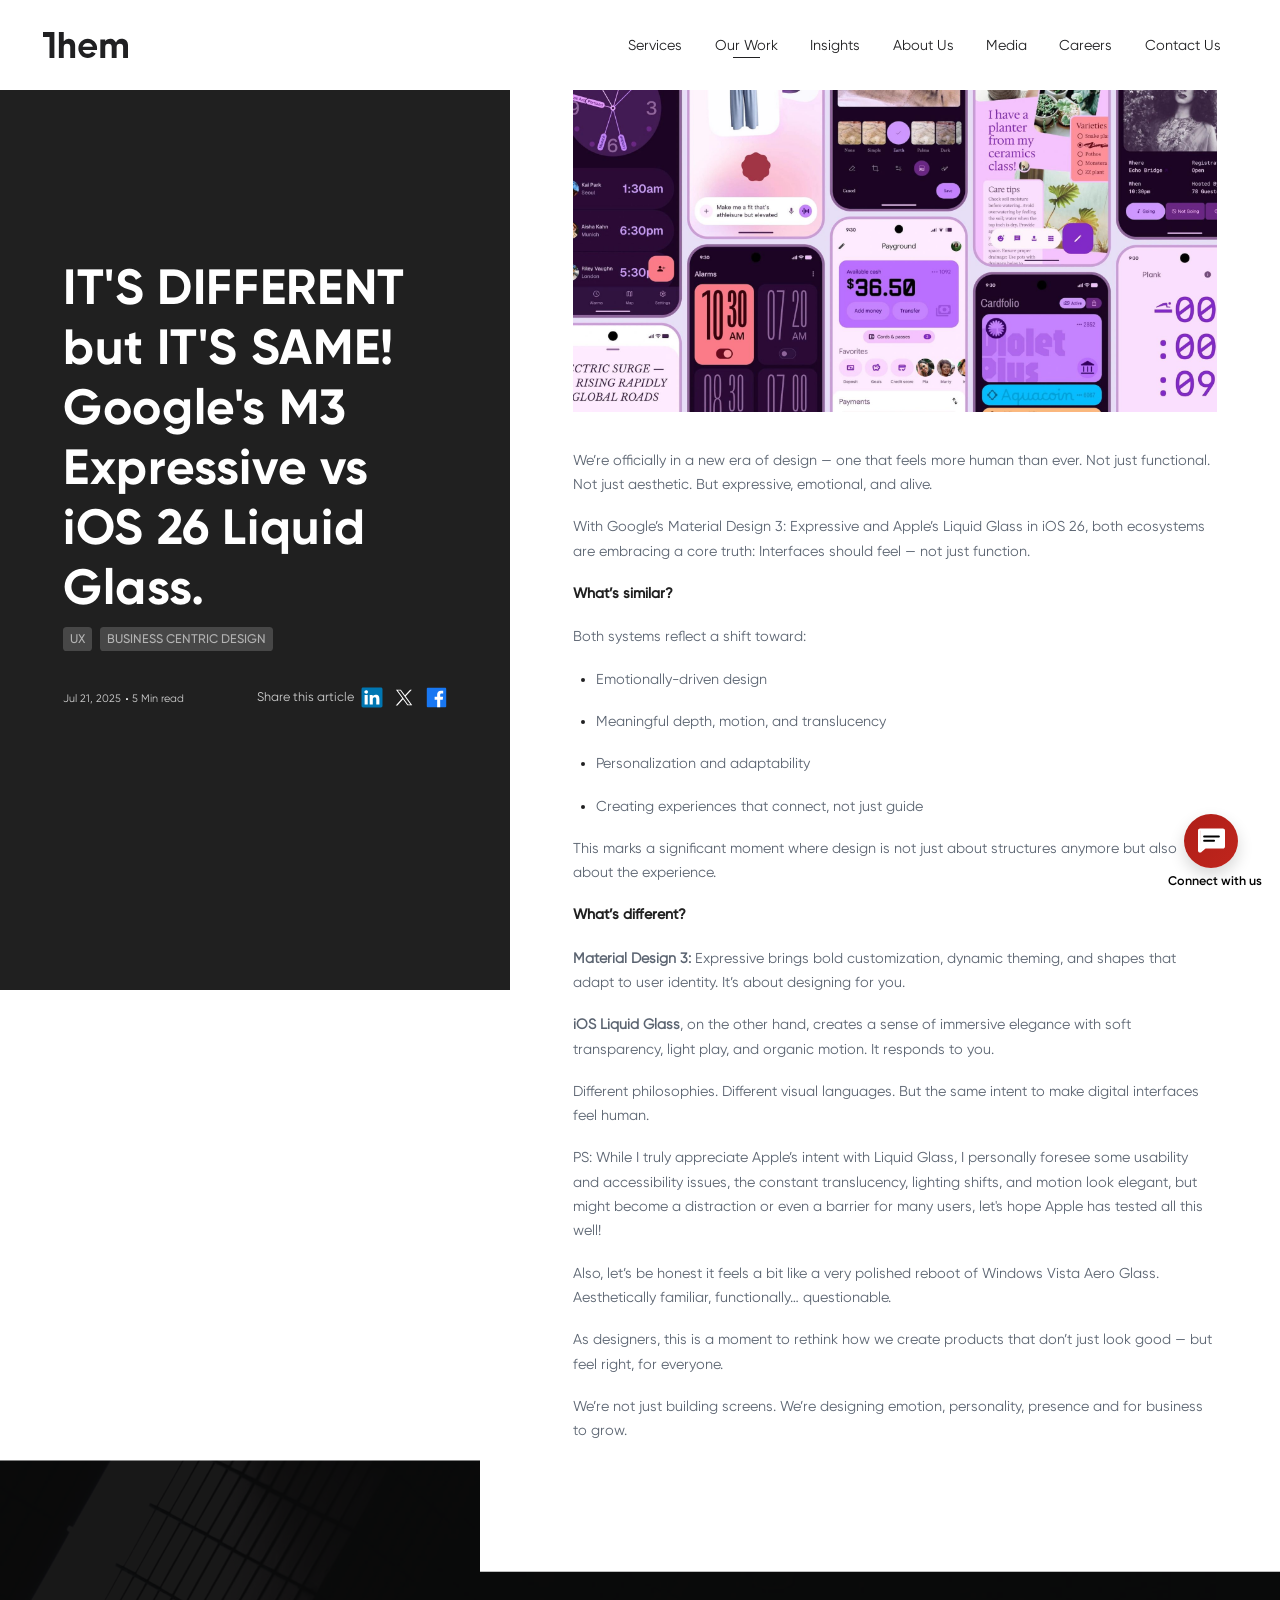
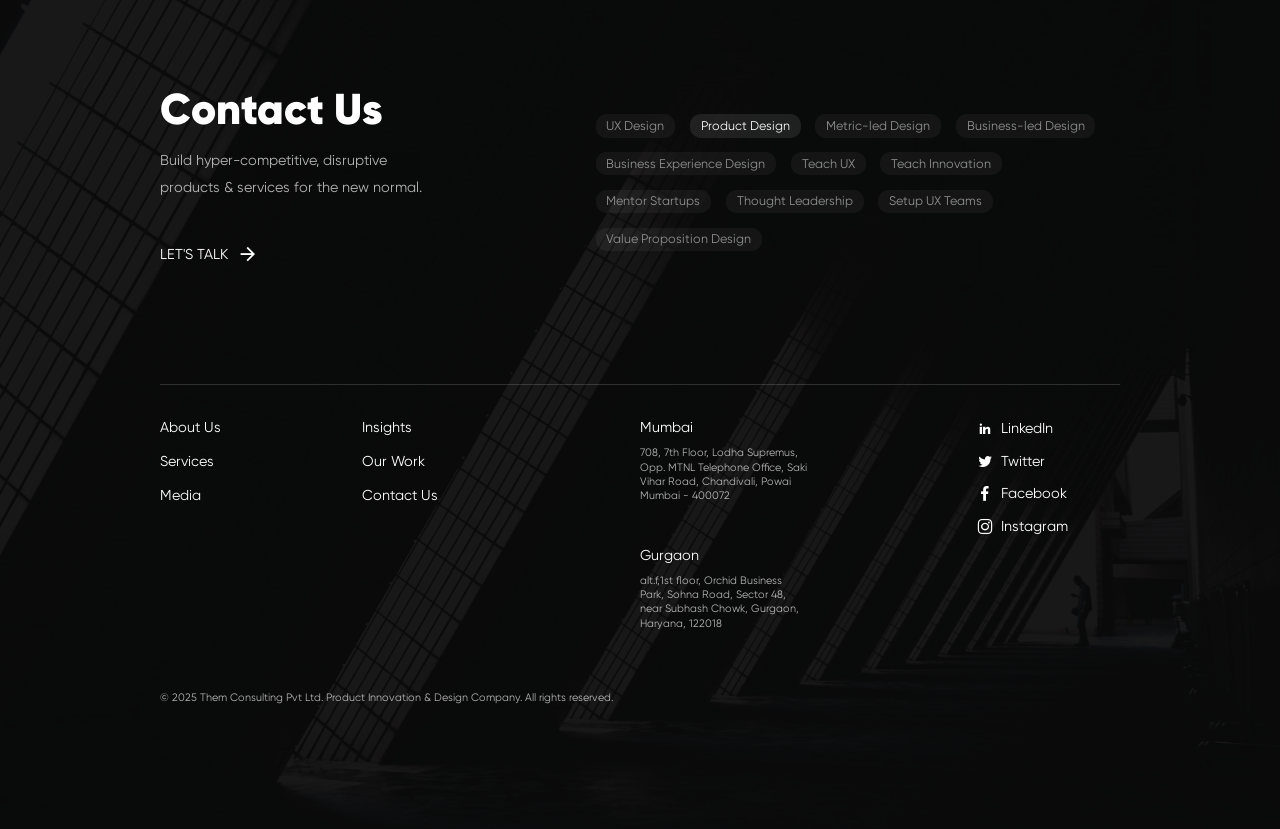
<file: its-different-but-its-same.html>
<!doctype html>
<html itemscope itemtype="">
  <head>
    <meta charset="utf-8" />
    <meta http-equiv="X-UA-Compatible" content="IE=edge" />
    <meta
      name="viewport"
      content="width=device-width, initial-scale=1.0, maximum-scale=1.0, user-scalable=no"
    />
    <!-- Primary Meta Tags -->
    <title>Expert UI/UX Development Services | Them Consulting</title>
    <meta name="description" content=" " />
    <link rel="canonical" href="" />

    <meta
      name="keywords"
      content="Expert UI/UX Development Services | Them Consulting"
    />
    <meta
      name="google-site-verification"
      content="fa0FZX2MF7MAZL35s2yApXsrSXepQZk1R01duNsot3Q"
    />
    <!-- Open Graph / Facebook -->
    <meta property="og:type" content="website" />
    <meta property="og:url" content="" />
    <meta
      property="og:title"
      content="Expert UI/UX Development Services | Them Consulting"
    />
    <meta property="og:description" content=" " />
    <meta property="og:image" content="assets/images/banner-dummy.jpg" />
    <!-- Twitter -->
    <meta property="twitter:card" content="summary_large_image" />
    <meta property="twitter:url" content="" />
    <meta
      property="twitter:title"
      content="Expert UI/UX Development Services | Them Consulting"
    />
    <meta property="twitter:description" content=" " />
    <meta property="twitter:image" content="assets/images/banner-dummy.jpg" />
    <!-- Schema -->
    <meta
      itemprop="name"
      content="Expert UI/UX Development Services | Them Consulting"
    />
    <meta itemprop="description" content=" " />
    <meta itemprop="image" content="assets/images/banner-dummy.jpg" />
    <!-- Favicon -->
    <link
      rel="shortcut icon"
      href="assets/images/favicon.ico"
      type="image/x-icon"
    />
    <link
      rel="apple-touch-icon"
      sizes="180x180"
      href="assets/images/apple-touch-icon.png"
    />
    <link
      rel="icon"
      type="image/png"
      sizes="32x32"
      href="assets/images/favicon-32x32.png"
    />
    <link
      rel="icon"
      type="image/png"
      sizes="16x16"
      href="assets/images/favicon-16x16.png"
    />
    <!-- css group start -->
    <link rel="stylesheet" href="assets/css/libraries.css" />
    <link rel="stylesheet" type="text/css" href="assets/css/icons.css" />
    <link rel="stylesheet" type="text/css" href="assets/css/custom.css" />
    <link rel="stylesheet" type="text/css" href="assets/css/custom-ds.css" />
    <link
      rel="preload"
      href="assets/fonts/Gilroy-Regular.woff2"
      as="font"
      crossorigin
    />
    <link
      rel="preload"
      href="assets/fonts/Gilroy-Medium.woff2"
      as="font"
      crossorigin
    />
    <link
      rel="preload"
      href="assets/fonts/Gilroy-SemiBold.woff2"
      as="font"
      crossorigin
    />
    <link
      rel="preload"
      href="assets/fonts/Gilroy-Light.woff2"
      as="font"
      crossorigin
    />
    <link
      rel="preload"
      href="assets/fonts/Gilroy-Bold.woff2"
      as="font"
      crossorigin
    />
    <link
      rel="preload"
      href="assets/fonts/Gilroy-Black.woff2"
      as="font"
      crossorigin
    />
    <link rel="manifest" href="manifest.webmanifest" />
    <!-- Global site tag (gtag.js) - Google Analytics -->
    <script
      async
      src="https://www.googletagmanager.com/gtag/js?id=G-CYKT579DC1"
    ></script>
    <script>
      window.dataLayer = window.dataLayer || [];
      function gtag() {
        dataLayer.push(arguments);
      }
      gtag("js", new Date());
      gtag("config", "G-CYKT579DC1");
    </script>
    <!-- css group end -->
    <link
      rel="preload"
      as="video"
      href="/assets/videos/work-payu.mp4"
      crossorigin
    />
  </head>

  <body class="pg-light pg-blog-details" data-pg="work">
    <h1 class="cm-not-in-page">Blog Details</h1>
    <header>
      <!-- header start -->
      <div class="bs-header">
        <div class="logo-wrap">
          <a href="index.html" class="logo"
            ><img
              class="logo-white"
              src="assets/images/logo.svg"
              alt="Website Logo"
            /><img
              class="logo-black"
              src="assets/images/logo-black.svg"
              alt="Black Logo"
            />
          </a>
        </div>
        <div class="nav-wrap">
          <div class="nav-list-wrap">
            <ul class="nav-list">
              <li class="nav-item" data-route="services">
                <a href="services.html" class="nav-link">Services</a>
                <!-- Services Mega Menu Panel -->
                <div class="services-mega-panel">
                  <div class="nav-grid">
                    <div
                      class="nav-grid-links"
                      data-img="assets/images/products/card1.jpg"
                    >
                      <h1>
                        <a href="service-vision-strategy.html"
                          >Vision & Strategy</a
                        >
                      </h1>
                      <a
                        href="service-vision-strategy.html"
                        class="nav-grid-links-subtitle"
                        >Product Strategy</a
                      >
                      <a href="service-vision-strategy.html"
                        >Value Proposition Modelling</a
                      >
                      <a href="service-vision-strategy.html"
                        >Product Envisioning</a
                      >
                      <a href="service-vision-strategy.html">Productization</a>
                      <a href="service-vision-strategy.html">Storytelling</a>
                    </div>

                    <div
                      class="nav-grid-links"
                      data-img="assets/images/products/card3.png"
                    >
                      <h1><a href="service-launch.html">Launch</a></h1>
                      <a href="service-launch.html">Funnel Optimizer</a>
                      <a href="service-launch.html">Growth POD</a>
                      <a href="service-launch.html">Experience Mentorship</a>
                    </div>

                    <div
                      class="nav-grid-links"
                      data-img="assets/images/products/card2.png"
                    >
                      <h1>
                        <a href="service-design-and-develop.html"
                          >Design & Develop</a
                        >
                      </h1>
                      <a href="service-design-and-develop.html">MVP Design</a>
                      <a href="service-design-and-develop.html"
                        >Full UX Design</a
                      >
                      <a href="service-design-and-develop.html"
                        >Digital Transformation</a
                      >
                      <a href="service-design-and-develop.html">UX Testing</a>
                      <a href="service-design-and-develop.html">Plug UX</a>
                    </div>

                    <div
                      class="nav-grid-links"
                      data-img="assets/images/products/card4.jpg"
                    >
                      <h1><a href="service-maintain.html">Maintain</a></h1>
                      <a href="service-maintain.html">Agile UX</a>
                      <a href="service-maintain.html">Metric-Led Design</a>
                      <a href="service-maintain.html">Agile Research</a>
                      <a href="service-maintain.html">UX/CX</a>
                    </div>

                    <div class="nav-grid-image">
                      <a href="services.html">
                        <img
                          id="mega-service-img"
                          src="assets/images/products/card1.jpg"
                          alt="Services"
                        />
                      </a>
                    </div>
                  </div>
                </div>
              </li>
              <li class="nav-item" data-route="work">
                <a href="work.html" class="nav-link">Our work</a>
              </li>
              <li class="nav-item" data-route="insights">
                <a href="insights-perspective.html" class="nav-link"
                  >Insights</a
                >
              </li>
              <li class="nav-item" data-route="about">
                <a href="about-us.html" class="nav-link">About Us</a>
              </li>
              <li class="nav-item" data-route="media">
                <a href="media.html" class="nav-link">Media</a>
              </li>
              <li class="nav-item" data-route="careers">
                <a href="careers.html" class="nav-link">Careers</a>
              </li>
              <li class="nav-item" data-route="contact">
                <a href="contact.html" class="nav-link">Contact Us</a>
              </li>
            </ul>
            <div class="connect-info">
              <ul>
                <li>
                  <a class="mail" href="mailto:hello@them.consulting"
                    >hello@them.consulting</a
                  >
                </li>
                <!-- <li>
                                <a href="tel:+919892257629" class="tel">+91 9892257629</a>
                            </li> -->
              </ul>
            </div>
          </div>
        </div>

        <button class="menu-btn">
          <span class="menu-line"></span>
          <span class="menu-line"></span>
          <span class="menu-line"></span>
        </button>
      </div>
      <!-- header end -->
    </header>

    <!-- <div class="scroll-view" id="scroll-view"> -->

    <main>
      <div class="main">
        <section class="lyt-blog-details">
          <div class="bs-blog-title">
            <div class="info-wrap">
              <div class="title-wrap">
                <h2 class="b-title">
                  IT'S DIFFERENT but IT'S SAME! Google's M3 Expressive vs iOS 26
                  Liquid Glass.
                </h2>
              </div>
              <ul class="chip-list">
                <li class="chip-item">
                  <div class="mod-chip">UX</div>
                </li>
                <li class="chip-item">
                  <div class="mod-chip">Business centric design</div>
                </li>
              </ul>
              <div class="bottom-wrap">
                <div class="date-wrap">
                  <ul class="d-list">
                    <li class="d-item">Jul 21, 2025</li>
                    <li class="d-item">5 Min read</li>
                  </ul>
                </div>
                <div class="social-wrap">
                  <span class="s-title">Share this article</span>
                  <ul class="social-list">
                    <!-- <li class="social-item"><a href="javascript:void(0)" target="_blank" rel="noopener" class="social-link js-share" data-src="https://www.instagram.com/?url="><img
                                                src="assets/images/instagram.svg" alt="instagram"></a></li> -->
                    <li class="social-item">
                      <a
                        href="javascript:void(0)"
                        target="_blank"
                        rel="noopener"
                        class="social-link js-share"
                        data-src="https://www.linkedin.com/shareArticle?mini=true&url="
                        ><img src="assets/images/linkedin.svg" alt="linkedin"
                      /></a>
                    </li>
                    <li class="social-item">
                      <a
                        href="javascript:void(0)"
                        target="_blank"
                        rel="noopener"
                        class="social-link js-share"
                        data-src="https://twitter.com/intent/tweet?text="
                        ><img src="assets/images/x-icon.svg" alt="x-icon"
                      /></a>
                    </li>
                    <li class="social-item">
                      <a
                        href="javascript:void(0)"
                        target="_blank"
                        rel="noopener"
                        class="social-link js-share"
                        data-src="https://www.facebook.com/sharer/sharer.php?u="
                        ><img src="assets/images/facebook.svg" alt="facebook"
                      /></a>
                    </li>
                  </ul>
                </div>
              </div>
            </div>
          </div>
          <div class="content-wrap">
            <div class="cont-info-wrap">
              <div class="img-wrap">
                <img
                  src="assets/images/insights/its-different-but-its-same.png"
                  alt=""
                />
              </div>
              <div class="desc">
                <p>
                  We’re officially in a new era of design — one that feels more
                  human than ever. Not just functional. Not just aesthetic. But
                  expressive, emotional, and alive.
                </p>

                <p>
                  With Google’s Material Design 3: Expressive and Apple’s Liquid
                  Glass in iOS 26, both ecosystems are embracing a core truth:
                  Interfaces should feel — not just function.
                </p>
                <p><strong>What’s similar?</strong></p>
                <p>Both systems reflect a shift toward:</p>
                <ul class="list-item" style="margin-left: 1rem">
                  <li>
                    <p>Emotionally-driven design</p>
                  </li>
                  <li>
                    <p>Meaningful depth, motion, and translucency</p>
                  </li>
                  <li>
                    <p>Personalization and adaptability</p>
                  </li>
                  <li>
                    <p>Creating experiences that connect, not just guide</p>
                  </li>
                </ul>
                <p>
                  This marks a significant moment where design is not just about
                  structures anymore but also about the experience.
                </p>

                <p><strong>What’s different?</strong></p>

                <p>
                  <b>Material Design 3:</b> Expressive brings bold
                  customization, dynamic theming, and shapes that adapt to user
                  identity. It’s about designing for you.
                </p>
                <p>
                  <b>iOS Liquid Glass</b>, on the other hand, creates a sense of
                  immersive elegance with soft transparency, light play, and
                  organic motion. It responds to you.
                </p>
                <p>
                  Different philosophies. Different visual languages. But the
                  same intent to make digital interfaces feel human.
                </p>

                <p>
                  PS: While I truly appreciate Apple’s intent with Liquid Glass,
                  I personally foresee some usability and accessibility issues,
                  the constant translucency, lighting shifts, and motion look
                  elegant, but might become a distraction or even a barrier for
                  many users, let's hope Apple has tested all this well!
                </p>
                <p>
                  Also, let’s be honest it feels a bit like a very polished
                  reboot of Windows Vista Aero Glass. Aesthetically familiar,
                  functionally… questionable.
                </p>
                <p>
                  As designers, this is a moment to rethink how we create
                  products that don’t just look good — but feel right, for
                  everyone.
                </p>
                <p>
                  We’re not just building screens. We’re designing emotion,
                  personality, presence and for business to grow.
                </p>
              </div>
            </div>
          </div>
        </section>
      </div>
    </main>

    <footer>
      <!-- footer start -->
      <div class="bs-footer bg-dark prlx-view">
        <div class="prlx-box">
          <div class="container">
            <div class="footer-top">
              <div class="bs-talk">
                <div class="lhs">
                  <h3 class="title">Contact Us</h3>
                  <p>
                    Build hyper-competitive, disruptive products & services for
                    the new normal.
                  </p>
                  <a
                    href="contact.html"
                    data-url="contact.html"
                    data-id="contact-form"
                    class="js-scroll-to btn btn-link btn-icon"
                  >
                    <span>Let's Talk</span>
                    <span class="icon icon-right-arrow"></span>
                  </a>
                </div>
                <div class="rhs">
                  <div class="bs-tag">
                    <ul class="tag-list">
                      <li class="item">
                        <a
                          data-url="contact.html"
                          data-id="contact-form"
                          class="js-scroll-to active"
                          href="contact.html"
                          >UX Design</a
                        >
                      </li>
                      <li class="item">
                        <a
                          data-url="contact.html"
                          data-id="contact-form"
                          class="js-scroll-to"
                          href="contact.html"
                          >Product Design</a
                        >
                      </li>
                      <li class="item">
                        <a
                          data-url="contact.html"
                          data-id="contact-form"
                          class="js-scroll-to"
                          href="contact.html"
                          >Metric-led Design</a
                        >
                      </li>
                      <li class="item">
                        <a
                          data-url="contact.html"
                          data-id="contact-form"
                          class="js-scroll-to"
                          href="contact.html"
                          >Business-led Design</a
                        >
                      </li>
                      <li class="item">
                        <a
                          data-url="contact.html"
                          data-id="contact-form"
                          class="js-scroll-to"
                          href="contact.html"
                          >Business Experience Design</a
                        >
                      </li>
                      <li class="item">
                        <a
                          data-url="contact.html"
                          data-id="contact-form"
                          class="js-scroll-to"
                          href="contact.html"
                          >Teach UX</a
                        >
                      </li>
                      <li class="item">
                        <a
                          data-url="contact.html"
                          data-id="contact-form"
                          class="js-scroll-to"
                          href="contact.html"
                          >Teach Innovation</a
                        >
                      </li>
                      <li class="item">
                        <a
                          data-url="contact.html"
                          data-id="contact-form"
                          class="js-scroll-to"
                          href="contact.html"
                          >Mentor Startups</a
                        >
                      </li>
                      <li class="item">
                        <a
                          data-url="contact.html"
                          data-id="contact-form"
                          class="js-scroll-to"
                          href="contact.html"
                          >Thought Leadership</a
                        >
                      </li>
                      <li class="item">
                        <a
                          data-url="contact.html"
                          data-id="contact-form"
                          class="js-scroll-to"
                          href="contact.html"
                          >Setup UX Teams</a
                        >
                      </li>
                      <li class="item">
                        <a
                          data-url="contact.html"
                          data-id="contact-form"
                          class="js-scroll-to"
                          href="contact.html"
                          >Value Proposition Design</a
                        >
                      </li>
                    </ul>
                  </div>
                </div>
              </div>
            </div>
            <div class="footer-middle">
              <div class="footer-nav">
                <ul class="nav-list">
                  <li class="nav-item">
                    <a href="about-us.html" class="nav-link">About Us</a>
                  </li>
                  <li class="nav-item">
                    <a href="insights-perspective.html" class="nav-link"
                      >Insights</a
                    >
                  </li>
                  <li class="nav-item">
                    <a href="services.html" class="nav-link">Services</a>
                  </li>
                  <li class="nav-item">
                    <a href="work.html" class="nav-link">Our Work</a>
                  </li>
                  <li class="nav-item">
                    <a href="media.html" class="nav-link">Media</a>
                  </li>
                  <li class="nav-item">
                    <a href="contact.html" class="nav-link">Contact Us</a>
                  </li>
                </ul>
              </div>
              <div class="reach-us">
                <div class="address-list">
                  <div class="mod-address">
                    <h4 class="title">Mumbai</h4>
                    <p>
                      708, 7th Floor, Lodha Supremus, Opp. MTNL Telephone
                      Office, Saki Vihar Road, Chandivali, Powai  Mumbai -
                      400072
                    </p>
                  </div>
                  <div class="mod-address">
                    <h4 class="title">Gurgaon</h4>
                    <p>
                      alt.f,1st floor, Orchid Business Park, Sohna Road, Sector
                      48, near Subhash Chowk, Gurgaon, Haryana, 122018
                    </p>
                  </div>
                </div>
                <div class="social-list">
                  <a
                    href="https://www.linkedin.com/company/30927268/"
                    target="_blank"
                    class="link"
                  >
                    <span class="icon icon-linkedin"></span>
                    <span class="text">LinkedIn</span>
                  </a>
                  <a
                    href="https://twitter.com/ThemConsulting"
                    target="_blank"
                    class="link"
                  >
                    <span class="icon icon-twitter"></span>
                    <span class="text">Twitter</span>
                  </a>

                  <a
                    href="https://www.facebook.com/them.consulting"
                    target="_blank"
                    class="link"
                  >
                    <span class="icon icon-facebook"></span>
                    <span class="text">Facebook</span>
                  </a>
                  <a
                    href="https://www.instagram.com/them.consulting"
                    target="_blank"
                    class="link"
                  >
                    <span class="icon icon-instagram"></span>
                    <span class="text">Instagram</span>
                  </a>
                </div>
              </div>
            </div>
            <span class="copyright"
              >&#169; 2025 Them Consulting Pvt Ltd. Product Innovation & Design
              Company. All rights reserved.
            </span>
          </div>
        </div>
      </div>
      <!-- footer end -->
    </footer>
    <!-- </div> -->
    <div class="bs-chat">
      <div class="bs-form">
        <div class="form-head">
          <img src="assets/images/comment-icon.svg" />
          <h3 class="form-title">
            Let's connect
            <span>To discuss your ideas</span>
          </h3>
        </div>
        <form class="lead-gen">
          <input id="source" name="source" type="hidden" value="Lead Gen" />
          <input id="date" name="date" type="hidden" value="Current Date" />
          <div class="form-wrap">
            <div class="form-group">
              <label for="name" class="input-label">Name</label>
              <input
                id="name"
                name="name"
                type="text"
                class="form-control"
                placeholder="Enter your name"
              />
            </div>
            <div class="form-group">
              <label for="email" class="input-label">Email</label>
              <input
                id="email"
                name="email"
                type="email"
                class="form-control"
                placeholder="Enter your email"
              />
            </div>
            <div class="form-group">
              <label for="mobile" class="input-label">Mobile Number</label>
              <input
                id="mobile"
                name="mobile"
                maxlength="10"
                type="number"
                class="form-control"
                placeholder="Enter your mobile number"
              />
            </div>
            <div class="form-group">
              <div class="label-wrap">
                <label for="message" class="input-label">Write a message</label>
                <span class="word-text"
                  >Word Limit - <span id="charNum">0</span>/100</span
                >
              </div>
              <textarea
                id="message"
                name="message"
                type="text"
                class="form-control"
                placeholder="Write a short message"
                onkeyup="countChar(this)"
              ></textarea>
            </div>
          </div>
          <div class="form-action">
            <button
              class="btn btn-default btn-icon js-submit"
              name="submit"
              type="submit"
            >
              <span>Submit</span>
              <span class="icon icon-right-arrow"></span>
            </button>
          </div>
          <div class="result-wrap">
            <span class="success-text"
              >Information successfully recorded! We will get back to you
              shortly.</span
            >
            <span class="failure-text"
              >There seems to be some technical error. Please try again
              later!</span
            >
          </div>
        </form>
      </div>
      <button class="js-chat-btn">
        <div class="icon-wrap">
          <img src="assets/images/comment-icon.svg" class="image" />
          <span class="icon icon-close"></span>
        </div>
      </button>
    </div>
    <span class="chat-text c-text js-chat-btn">Connect with us</span>
    <div id="proxyScroll" class="proxy-scroll">
      <div id="proxyScrollContent"></div>
    </div>

    <!-- js group start -->
    <script src="assets/js/vendor.js"></script>

    <script type="text/javascript" src="assets/js/custom.js"></script>
    <!-- js group end -->
  </body>
</html>
</file>
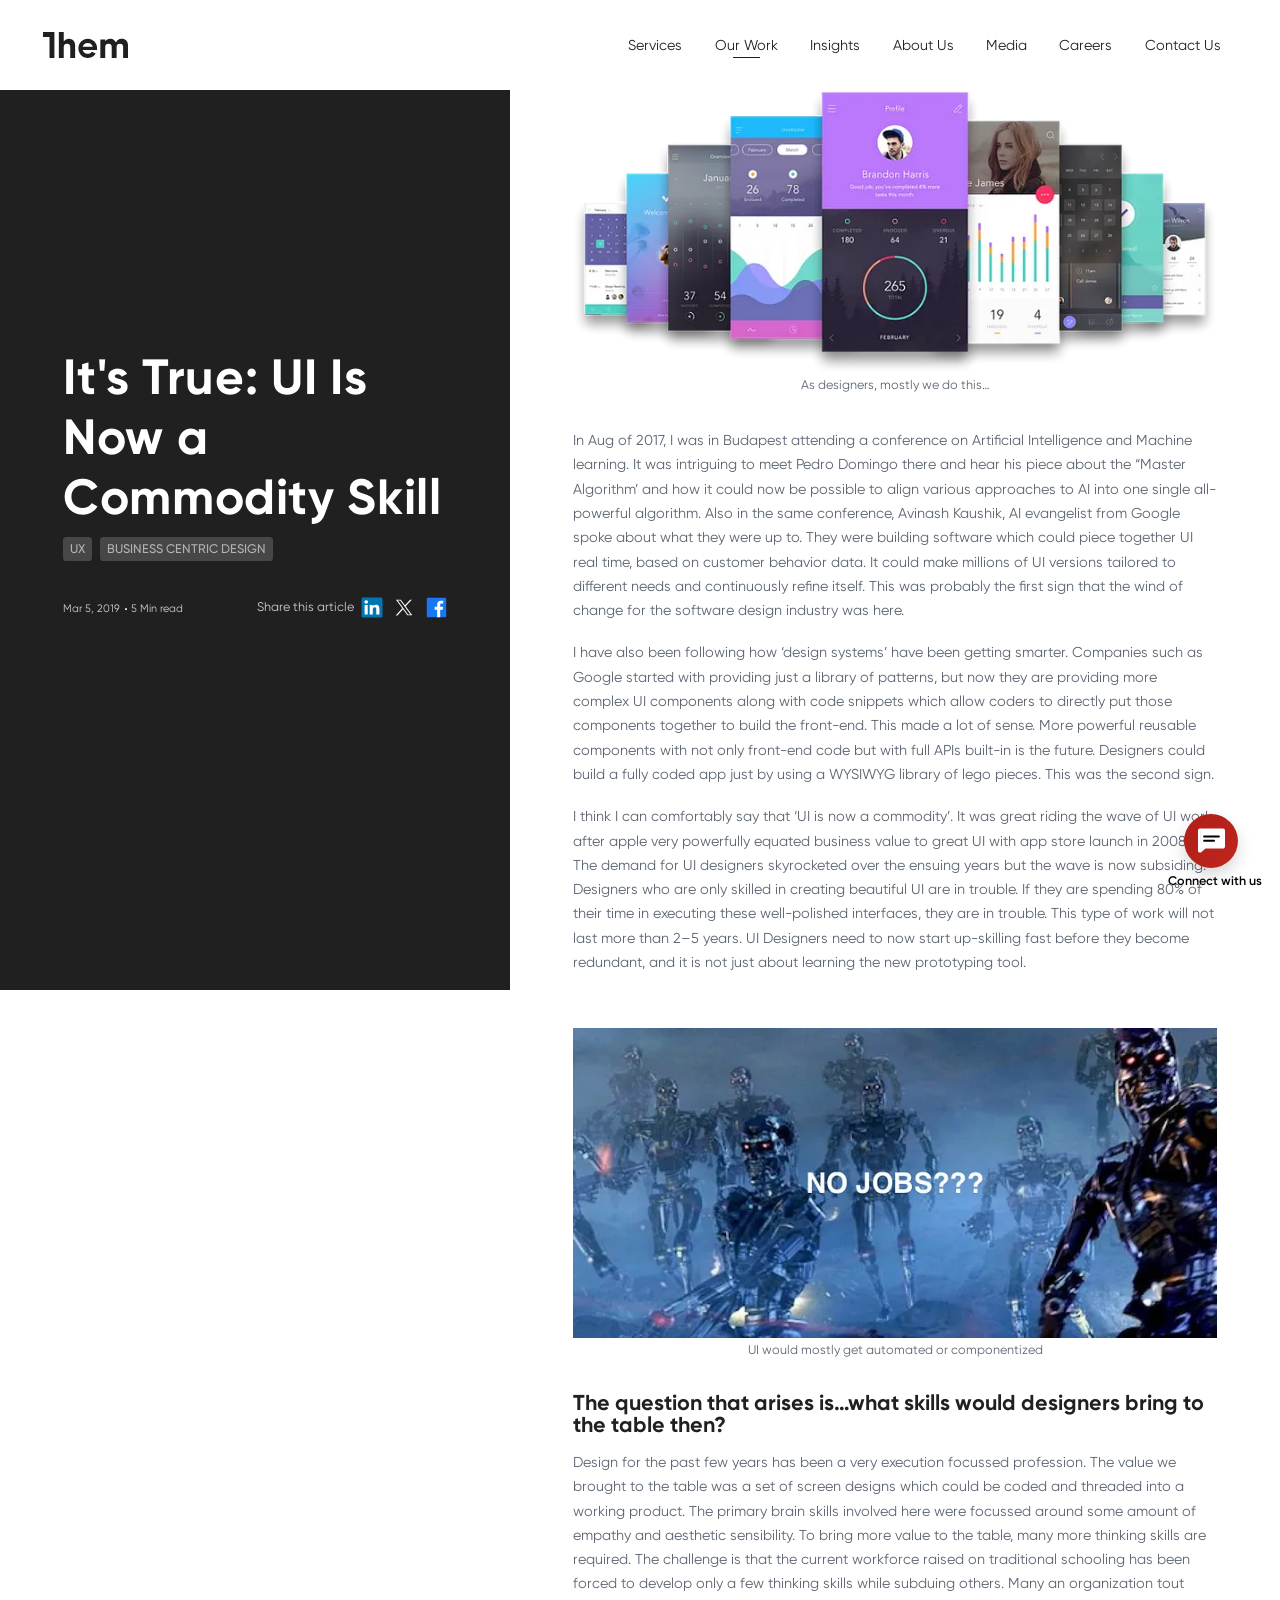
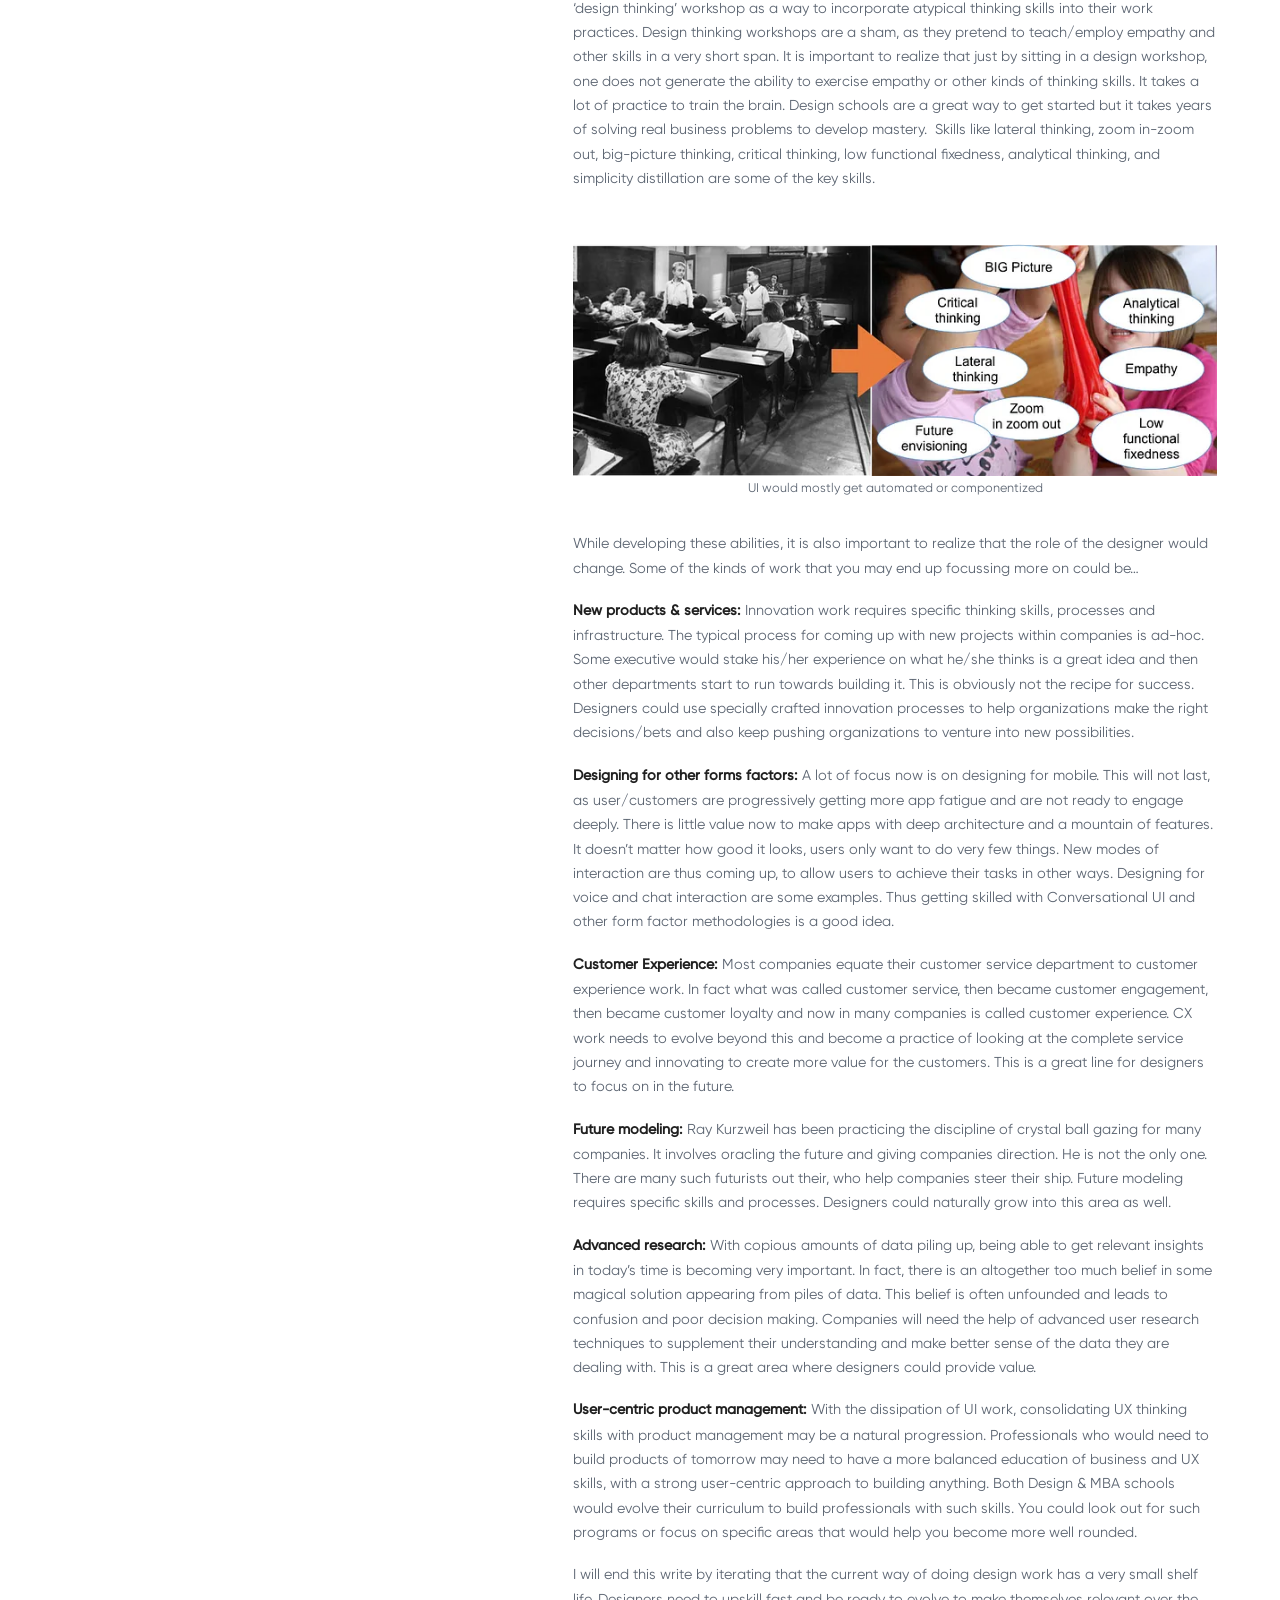
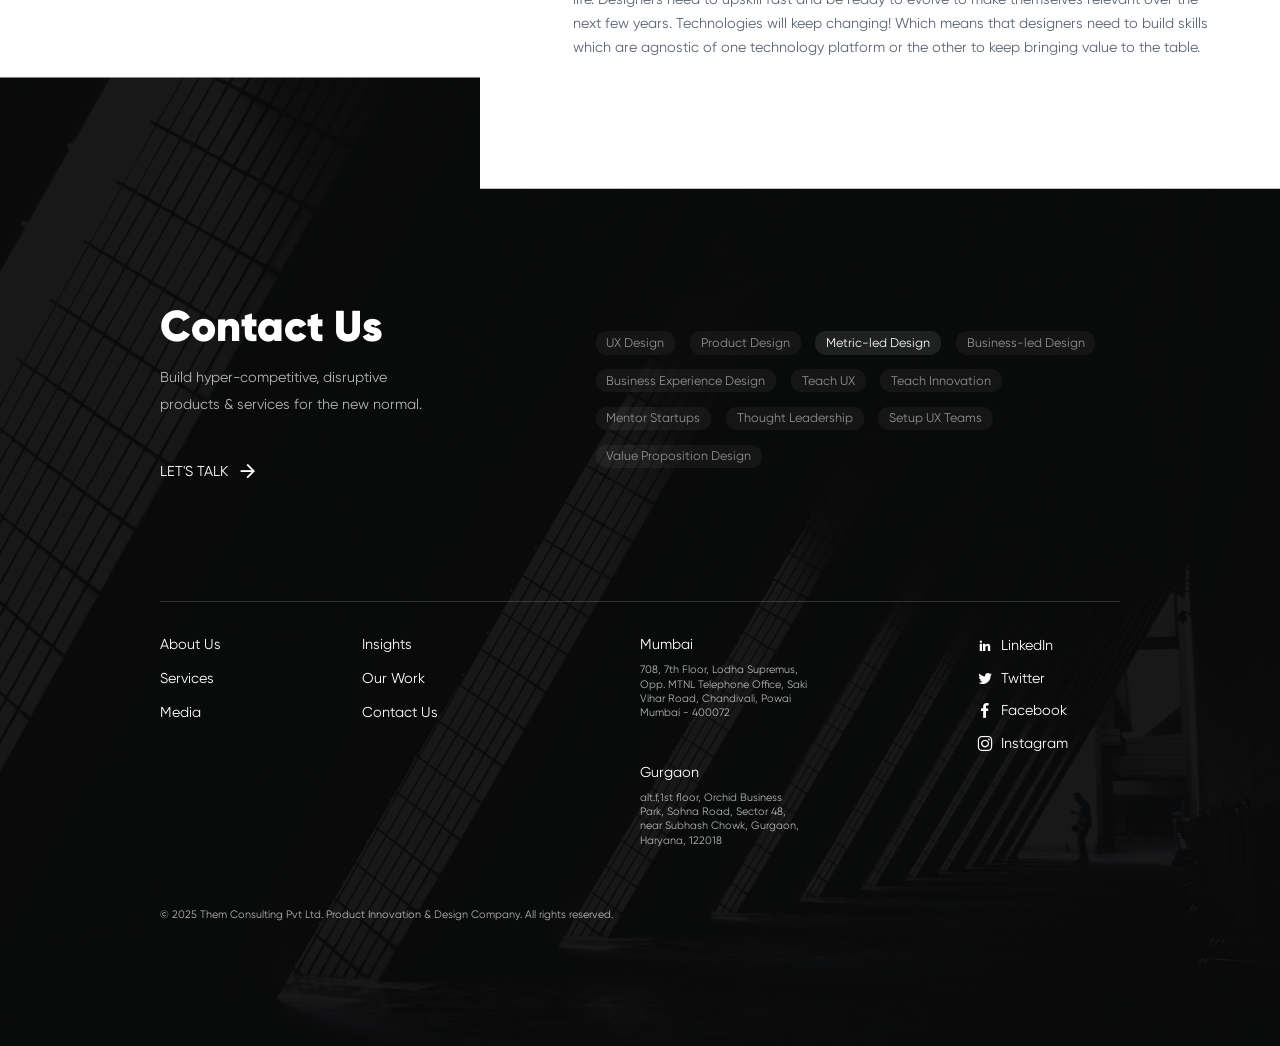
<file: its-true-ui-is-now-a-commodity-skill.html>
<!doctype html>
<html itemscope itemtype="">
  <head>
    <meta charset="utf-8" />
    <meta http-equiv="X-UA-Compatible" content="IE=edge" />
    <meta
      name="viewport"
      content="width=device-width, initial-scale=1.0, maximum-scale=1.0, user-scalable=no"
    />
    <!-- Primary Meta Tags -->
    <title>Expert UI/UX Development Services | Them Consulting</title>
    <meta name="description" content=" " />
    <link rel="canonical" href="" />

    <meta
      name="keywords"
      content="Expert UI/UX Development Services | Them Consulting"
    />
    <meta
      name="google-site-verification"
      content="fa0FZX2MF7MAZL35s2yApXsrSXepQZk1R01duNsot3Q"
    />
    <!-- Open Graph / Facebook -->
    <meta property="og:type" content="website" />
    <meta property="og:url" content="" />
    <meta
      property="og:title"
      content="Expert UI/UX Development Services | Them Consulting"
    />
    <meta property="og:description" content=" " />
    <meta property="og:image" content="assets/images/banner-dummy.jpg" />
    <!-- Twitter -->
    <meta property="twitter:card" content="summary_large_image" />
    <meta property="twitter:url" content="" />
    <meta
      property="twitter:title"
      content="Expert UI/UX Development Services | Them Consulting"
    />
    <meta property="twitter:description" content=" " />
    <meta property="twitter:image" content="assets/images/banner-dummy.jpg" />
    <!-- Schema -->
    <meta
      itemprop="name"
      content="Expert UI/UX Development Services | Them Consulting"
    />
    <meta itemprop="description" content=" " />
    <meta itemprop="image" content="assets/images/banner-dummy.jpg" />
    <!-- Favicon -->
    <link
      rel="shortcut icon"
      href="assets/images/favicon.ico"
      type="image/x-icon"
    />
    <link
      rel="apple-touch-icon"
      sizes="180x180"
      href="assets/images/apple-touch-icon.png"
    />
    <link
      rel="icon"
      type="image/png"
      sizes="32x32"
      href="assets/images/favicon-32x32.png"
    />
    <link
      rel="icon"
      type="image/png"
      sizes="16x16"
      href="assets/images/favicon-16x16.png"
    />
    <!-- css group start -->
    <link rel="stylesheet" href="assets/css/libraries.css" />
    <link rel="stylesheet" type="text/css" href="assets/css/icons.css" />
    <link rel="stylesheet" type="text/css" href="assets/css/custom.css" />
    <link rel="stylesheet" type="text/css" href="assets/css/custom-ds.css" />
    <link
      rel="preload"
      href="assets/fonts/Gilroy-Regular.woff2"
      as="font"
      crossorigin
    />
    <link
      rel="preload"
      href="assets/fonts/Gilroy-Medium.woff2"
      as="font"
      crossorigin
    />
    <link
      rel="preload"
      href="assets/fonts/Gilroy-SemiBold.woff2"
      as="font"
      crossorigin
    />
    <link
      rel="preload"
      href="assets/fonts/Gilroy-Light.woff2"
      as="font"
      crossorigin
    />
    <link
      rel="preload"
      href="assets/fonts/Gilroy-Bold.woff2"
      as="font"
      crossorigin
    />
    <link
      rel="preload"
      href="assets/fonts/Gilroy-Black.woff2"
      as="font"
      crossorigin
    />
    <link rel="manifest" href="manifest.webmanifest" />
    <!-- Global site tag (gtag.js) - Google Analytics -->
    <script
      async
      src="https://www.googletagmanager.com/gtag/js?id=G-CYKT579DC1"
    ></script>
    <script>
      window.dataLayer = window.dataLayer || [];
      function gtag() {
        dataLayer.push(arguments);
      }
      gtag("js", new Date());
      gtag("config", "G-CYKT579DC1");
    </script>
    <!-- css group end -->
    <link
      rel="preload"
      as="video"
      href="/assets/videos/work-payu.mp4"
      crossorigin
    />
  </head>

  <body class="pg-light pg-blog-details" data-pg="work">
    <h1 class="cm-not-in-page">Blog Details</h1>
    <header>
      <!-- header start -->
      <div class="bs-header">
        <div class="logo-wrap">
          <a href="index.html" class="logo"
            ><img
              class="logo-white"
              src="assets/images/logo.svg"
              alt="Website Logo"
            /><img
              class="logo-black"
              src="assets/images/logo-black.svg"
              alt="Black Logo"
            />
          </a>
        </div>
        <div class="nav-wrap">
          <div class="nav-list-wrap">
            <ul class="nav-list">
              <li class="nav-item" data-route="services">
                <a href="services.html" class="nav-link">Services</a>
                <!-- Services Mega Menu Panel -->
                <div class="services-mega-panel">
                  <div class="nav-grid">
                    <div
                      class="nav-grid-links"
                      data-img="assets/images/products/card1.jpg"
                    >
                      <h1>
                        <a href="service-vision-strategy.html"
                          >Vision & Strategy</a
                        >
                      </h1>
                      <a
                        href="service-vision-strategy.html"
                        class="nav-grid-links-subtitle"
                        >Product Strategy</a
                      >
                      <a href="service-vision-strategy.html"
                        >Value Proposition Modelling</a
                      >
                      <a href="service-vision-strategy.html"
                        >Product Envisioning</a
                      >
                      <a href="service-vision-strategy.html">Productization</a>
                      <a href="service-vision-strategy.html">Storytelling</a>
                    </div>

                    <div
                      class="nav-grid-links"
                      data-img="assets/images/products/card3.png"
                    >
                      <h1><a href="service-launch.html">Launch</a></h1>
                      <a href="service-launch.html">Funnel Optimizer</a>
                      <a href="service-launch.html">Growth POD</a>
                      <a href="service-launch.html">Experience Mentorship</a>
                    </div>

                    <div
                      class="nav-grid-links"
                      data-img="assets/images/products/card2.png"
                    >
                      <h1>
                        <a href="service-design-and-develop.html"
                          >Design & Develop</a
                        >
                      </h1>
                      <a href="service-design-and-develop.html">MVP Design</a>
                      <a href="service-design-and-develop.html"
                        >Full UX Design</a
                      >
                      <a href="service-design-and-develop.html"
                        >Digital Transformation</a
                      >
                      <a href="service-design-and-develop.html">UX Testing</a>
                      <a href="service-design-and-develop.html">Plug UX</a>
                    </div>

                    <div
                      class="nav-grid-links"
                      data-img="assets/images/products/card4.jpg"
                    >
                      <h1><a href="service-maintain.html">Maintain</a></h1>
                      <a href="service-maintain.html">Agile UX</a>
                      <a href="service-maintain.html">Metric-Led Design</a>
                      <a href="service-maintain.html">Agile Research</a>
                      <a href="service-maintain.html">UX/CX</a>
                    </div>

                    <div class="nav-grid-image">
                      <a href="services.html">
                        <img
                          id="mega-service-img"
                          src="assets/images/products/card1.jpg"
                          alt="Services"
                        />
                      </a>
                    </div>
                  </div>
                </div>
              </li>
              <li class="nav-item" data-route="work">
                <a href="work.html" class="nav-link">Our work</a>
              </li>
              <li class="nav-item" data-route="insights">
                <a href="insights-perspective.html" class="nav-link"
                  >Insights</a
                >
              </li>
              <li class="nav-item" data-route="about">
                <a href="about-us.html" class="nav-link">About Us</a>
              </li>
              <li class="nav-item" data-route="media">
                <a href="media.html" class="nav-link">Media</a>
              </li>
              <li class="nav-item" data-route="careers">
                <a href="careers.html" class="nav-link">Careers</a>
              </li>
              <li class="nav-item" data-route="contact">
                <a href="contact.html" class="nav-link">Contact Us</a>
              </li>
            </ul>
            <div class="connect-info">
              <ul>
                <li>
                  <a class="mail" href="mailto:hello@them.consulting"
                    >hello@them.consulting</a
                  >
                </li>
                <!-- <li>
                                <a href="tel:+919892257629" class="tel">+91 9892257629</a>
                            </li> -->
              </ul>
            </div>
          </div>
        </div>

        <button class="menu-btn">
          <span class="menu-line"></span>
          <span class="menu-line"></span>
          <span class="menu-line"></span>
        </button>
      </div>
      <!-- header end -->
    </header>

    <!-- <div class="scroll-view" id="scroll-view"> -->

    <main>
      <div class="main">
        <section class="lyt-blog-details">
          <div class="bs-blog-title">
            <div class="info-wrap">
              <div class="title-wrap">
                <h2 class="b-title">It's True: UI Is Now a Commodity Skill</h2>
              </div>
              <ul class="chip-list">
                <li class="chip-item">
                  <div class="mod-chip">UX</div>
                </li>
                <li class="chip-item">
                  <div class="mod-chip">Business centric design</div>
                </li>
              </ul>
              <div class="bottom-wrap">
                <div class="date-wrap">
                  <ul class="d-list">
                    <li class="d-item">Mar 5, 2019</li>
                    <li class="d-item">5 Min read</li>
                  </ul>
                </div>
                <div class="social-wrap">
                  <span class="s-title">Share this article</span>
                  <ul class="social-list">
                    <!-- <li class="social-item"><a href="javascript:void(0)" target="_blank" rel="noopener" class="social-link js-share" data-src="https://www.instagram.com/?url="><img
                                                src="assets/images/instagram.svg" alt="instagram"></a></li> -->
                    <li class="social-item">
                      <a
                        href="javascript:void(0)"
                        target="_blank"
                        rel="noopener"
                        class="social-link js-share"
                        data-src="https://www.linkedin.com/shareArticle?mini=true&url="
                        ><img src="assets/images/linkedin.svg" alt="linkedin"
                      /></a>
                    </li>
                    <li class="social-item">
                      <a
                        href="javascript:void(0)"
                        target="_blank"
                        rel="noopener"
                        class="social-link js-share"
                        data-src="https://twitter.com/intent/tweet?text="
                        ><img src="assets/images/x-icon.svg" alt="x-icon"
                      /></a>
                    </li>
                    <li class="social-item">
                      <a
                        href="javascript:void(0)"
                        target="_blank"
                        rel="noopener"
                        class="social-link js-share"
                        data-src="https://www.facebook.com/sharer/sharer.php?u="
                        ><img src="assets/images/facebook.svg" alt="facebook"
                      /></a>
                    </li>
                  </ul>
                </div>
              </div>
            </div>
          </div>
          <div class="content-wrap">
            <div class="cont-info-wrap">
              <div class="img-wrap">
                <img
                  src="assets/images/its-true-ui-is-now-a-commodity-skill.webp"
                  alt=""
                />
                <figcaption>As designers, mostly we do this…</figcaption>
              </div>
              <div class="desc">
                <p>
                  In Aug of 2017, I was in Budapest attending a conference on
                  Artificial Intelligence and Machine learning. It was
                  intriguing to meet Pedro Domingo there and hear his piece
                  about the &ldquo;Master Algorithm&rsquo; and how it could now
                  be possible to align various approaches to AI into one single
                  all-powerful algorithm. Also in the same conference, Avinash
                  Kaushik, AI evangelist from Google spoke about what they were
                  up to. They were building software which could piece together
                  UI real time, based on customer behavior data. It could make
                  millions of UI versions tailored to different needs and
                  continuously refine itself. This was probably the first sign
                  that the wind of change for the software design industry was
                  here.
                </p>
                <p>
                  I have also been following how &lsquo;design systems&rsquo;
                  have been getting smarter. Companies such as Google started
                  with providing just a library of patterns, but now they are
                  providing more complex UI components along with code snippets
                  which allow coders to directly put those components together
                  to build the front-end. This made a lot of sense. More
                  powerful reusable components with not only front-end code but
                  with full APIs built-in is the future. Designers could build a
                  fully coded app just by using a WYSIWYG library of lego
                  pieces. This was the second sign.
                </p>
                <p>
                  I think I can comfortably say that &lsquo;UI is now a
                  commodity&rsquo;. It was great riding the wave of UI work
                  after apple very powerfully equated business value to great UI
                  with app store launch in 2008. The demand for UI designers
                  skyrocketed over the ensuing years but the wave is now
                  subsiding. Designers who are only skilled in creating
                  beautiful UI are in trouble. If they are spending 80% of their
                  time in executing these well-polished interfaces, they are in
                  trouble. This type of work will not last more than 2&ndash;5
                  years. UI Designers need to now start up-skilling fast before
                  they become redundant, and it is not just about learning the
                  new prototyping tool.
                </p>
                <div class="img-wrap typ-full">
                  <img
                    src="assets/images/its-true-ui-is-now-a-commodity-skill-1.webp"
                    alt=""
                  />
                  <figcaption>
                    UI would mostly get automated or componentized
                  </figcaption>
                </div>
                <h3>
                  The question that arises is&hellip;what skills would designers
                  bring to the table then?
                </h3>
                <p>
                  Design for the past few years has been a very execution
                  focussed profession. The value we brought to the table was a
                  set of screen designs which could be coded and threaded into a
                  working product. The primary brain skills involved here were
                  focussed around some amount of empathy and aesthetic
                  sensibility. To bring more value to the table, many more
                  thinking skills are required. The challenge is that the
                  current workforce raised on traditional schooling has been
                  forced to develop only a few thinking skills while subduing
                  others. Many an organization tout &lsquo;design
                  thinking&rsquo; workshop as a way to incorporate atypical
                  thinking skills into their work practices. Design thinking
                  workshops are a sham, as they pretend to teach/employ empathy
                  and other skills in a very short span. It is important to
                  realize that just by sitting in a design workshop, one does
                  not generate the ability to exercise empathy or other kinds of
                  thinking skills. It takes a lot of practice to train the
                  brain. Design schools are a great way to get started but it
                  takes years of solving real business problems to develop
                  mastery.&nbsp; Skills like lateral thinking, zoom in-zoom out,
                  big-picture thinking, critical thinking, low functional
                  fixedness, analytical thinking, and simplicity distillation
                  are some of the key skills.
                </p>
                <div class="img-wrap typ-full">
                  <img
                    src="assets/images/its-true-ui-is-now-a-commodity-skill-2.webp"
                    alt=""
                  />
                  <figcaption>
                    UI would mostly get automated or componentized
                  </figcaption>
                </div>
                <p>
                  While developing these abilities, it is also important to
                  realize that the role of the designer would change. Some of
                  the kinds of work that you may end up focussing more on could
                  be&hellip;
                </p>
                <p>
                  <strong>New products &amp; services:</strong>&nbsp;Innovation
                  work requires specific thinking skills, processes and
                  infrastructure. The typical process for coming up with new
                  projects within companies is ad-hoc. Some executive would
                  stake his/her experience on what he/she thinks is a great idea
                  and then other departments start to run towards building it.
                  This is obviously not the recipe for success. Designers could
                  use specially crafted innovation processes to help
                  organizations make the right decisions/bets and also keep
                  pushing organizations to venture into new possibilities.
                </p>
                <p>
                  <strong>Designing for other forms factors:</strong>&nbsp;A lot
                  of focus now is on designing for mobile. This will not last,
                  as user/customers are progressively getting more app fatigue
                  and are not ready to engage deeply. There is little value now
                  to make apps with deep architecture and a mountain of
                  features. It doesn&rsquo;t matter how good it looks, users
                  only want to do very few things. New modes of interaction are
                  thus coming up, to allow users to achieve their tasks in other
                  ways. Designing for voice and chat interaction are some
                  examples. Thus getting skilled with Conversational UI and
                  other form factor methodologies is a good idea.
                </p>
                <p>
                  <strong>Customer Experience:</strong>&nbsp;Most companies
                  equate their customer service department to customer
                  experience work. In fact what was called customer service,
                  then became customer engagement, then became customer loyalty
                  and now in many companies is called customer experience. CX
                  work needs to evolve beyond this and become a practice of
                  looking at the complete service journey and innovating to
                  create more value for the customers. This is a great line for
                  designers to focus on in the future.
                </p>
                <p>
                  <strong>Future modeling:&nbsp;</strong>Ray Kurzweil has been
                  practicing the discipline of crystal ball gazing for many
                  companies. It involves oracling the future and giving
                  companies direction. He is not the only one. There are many
                  such futurists out their, who help companies steer their ship.
                  Future modeling requires specific skills and processes.
                  Designers could naturally grow into this area as well.
                </p>
                <p>
                  <strong>Advanced research:</strong>&nbsp;With copious amounts
                  of data piling up, being able to get relevant insights in
                  today&rsquo;s time is becoming very important. In fact, there
                  is an altogether too much belief in some magical solution
                  appearing from piles of data. This belief is often unfounded
                  and leads to confusion and poor decision making. Companies
                  will need the help of advanced user research techniques to
                  supplement their understanding and make better sense of the
                  data they are dealing with. This is a great area where
                  designers could provide value.
                </p>
                <p>
                  <strong>User-centric product management:</strong>&nbsp;With
                  the dissipation of UI work, consolidating UX thinking skills
                  with product management may be a natural progression.
                  Professionals who would need to build products of tomorrow may
                  need to have a more balanced education of business and UX
                  skills, with a strong user-centric approach to building
                  anything. Both Design &amp; MBA schools would evolve their
                  curriculum to build professionals with such skills. You could
                  look out for such programs or focus on specific areas that
                  would help you become more well rounded.
                </p>
                <p>
                  I will end this write by iterating that the current way of
                  doing design work has a very small shelf life. Designers need
                  to upskill fast and be ready to evolve to make themselves
                  relevant over the next few years. Technologies will keep
                  changing! Which means that designers need to build skills
                  which are agnostic of one technology platform or the other to
                  keep bringing value to the table.
                </p>
              </div>
            </div>
          </div>
        </section>
      </div>
    </main>

    <footer>
      <!-- footer start -->
      <div class="bs-footer bg-dark prlx-view">
        <div class="prlx-box">
          <div class="container">
            <div class="footer-top">
              <div class="bs-talk">
                <div class="lhs">
                  <h3 class="title">Contact Us</h3>
                  <p>
                    Build hyper-competitive, disruptive products & services for
                    the new normal.
                  </p>
                  <a
                    href="contact.html"
                    data-url="contact.html"
                    data-id="contact-form"
                    class="js-scroll-to btn btn-link btn-icon"
                  >
                    <span>Let's Talk</span>
                    <span class="icon icon-right-arrow"></span>
                  </a>
                </div>
                <div class="rhs">
                  <div class="bs-tag">
                    <ul class="tag-list">
                      <li class="item">
                        <a
                          data-url="contact.html"
                          data-id="contact-form"
                          class="js-scroll-to active"
                          href="contact.html"
                          >UX Design</a
                        >
                      </li>
                      <li class="item">
                        <a
                          data-url="contact.html"
                          data-id="contact-form"
                          class="js-scroll-to"
                          href="contact.html"
                          >Product Design</a
                        >
                      </li>
                      <li class="item">
                        <a
                          data-url="contact.html"
                          data-id="contact-form"
                          class="js-scroll-to"
                          href="contact.html"
                          >Metric-led Design</a
                        >
                      </li>
                      <li class="item">
                        <a
                          data-url="contact.html"
                          data-id="contact-form"
                          class="js-scroll-to"
                          href="contact.html"
                          >Business-led Design</a
                        >
                      </li>
                      <li class="item">
                        <a
                          data-url="contact.html"
                          data-id="contact-form"
                          class="js-scroll-to"
                          href="contact.html"
                          >Business Experience Design</a
                        >
                      </li>
                      <li class="item">
                        <a
                          data-url="contact.html"
                          data-id="contact-form"
                          class="js-scroll-to"
                          href="contact.html"
                          >Teach UX</a
                        >
                      </li>
                      <li class="item">
                        <a
                          data-url="contact.html"
                          data-id="contact-form"
                          class="js-scroll-to"
                          href="contact.html"
                          >Teach Innovation</a
                        >
                      </li>
                      <li class="item">
                        <a
                          data-url="contact.html"
                          data-id="contact-form"
                          class="js-scroll-to"
                          href="contact.html"
                          >Mentor Startups</a
                        >
                      </li>
                      <li class="item">
                        <a
                          data-url="contact.html"
                          data-id="contact-form"
                          class="js-scroll-to"
                          href="contact.html"
                          >Thought Leadership</a
                        >
                      </li>
                      <li class="item">
                        <a
                          data-url="contact.html"
                          data-id="contact-form"
                          class="js-scroll-to"
                          href="contact.html"
                          >Setup UX Teams</a
                        >
                      </li>
                      <li class="item">
                        <a
                          data-url="contact.html"
                          data-id="contact-form"
                          class="js-scroll-to"
                          href="contact.html"
                          >Value Proposition Design</a
                        >
                      </li>
                    </ul>
                  </div>
                </div>
              </div>
            </div>
            <div class="footer-middle">
              <div class="footer-nav">
                <ul class="nav-list">
                  <li class="nav-item">
                    <a href="about-us.html" class="nav-link">About Us</a>
                  </li>
                  <li class="nav-item">
                    <a href="insights-perspective.html" class="nav-link"
                      >Insights</a
                    >
                  </li>
                  <li class="nav-item">
                    <a href="services.html" class="nav-link">Services</a>
                  </li>
                  <li class="nav-item">
                    <a href="work.html" class="nav-link">Our Work</a>
                  </li>
                  <li class="nav-item">
                    <a href="media.html" class="nav-link">Media</a>
                  </li>
                  <li class="nav-item">
                    <a href="contact.html" class="nav-link">Contact Us</a>
                  </li>
                </ul>
              </div>
              <div class="reach-us">
                <div class="address-list">
                  <div class="mod-address">
                    <h4 class="title">Mumbai</h4>
                    <p>
                      708, 7th Floor, Lodha Supremus, Opp. MTNL Telephone
                      Office, Saki Vihar Road, Chandivali, Powai  Mumbai -
                      400072
                    </p>
                  </div>
                  <div class="mod-address">
                    <h4 class="title">Gurgaon</h4>
                    <p>
                      alt.f,1st floor, Orchid Business Park, Sohna Road, Sector
                      48, near Subhash Chowk, Gurgaon, Haryana, 122018
                    </p>
                  </div>
                </div>
                <div class="social-list">
                  <a
                    href="https://www.linkedin.com/company/30927268/"
                    target="_blank"
                    class="link"
                  >
                    <span class="icon icon-linkedin"></span>
                    <span class="text">LinkedIn</span>
                  </a>
                  <a
                    href="https://twitter.com/ThemConsulting"
                    target="_blank"
                    class="link"
                  >
                    <span class="icon icon-twitter"></span>
                    <span class="text">Twitter</span>
                  </a>
                  <a
                    href="https://www.facebook.com/them.consulting"
                    target="_blank"
                    class="link"
                  >
                    <span class="icon icon-facebook"></span>
                    <span class="text">Facebook</span>
                  </a>
                  <a
                    href="https://www.instagram.com/them.consulting"
                    target="_blank"
                    class="link"
                  >
                    <span class="icon icon-instagram"></span>
                    <span class="text">Instagram</span>
                  </a>
                </div>
              </div>
            </div>
            <span class="copyright"
              >&#169; 2025 Them Consulting Pvt Ltd. Product Innovation & Design
              Company. All rights reserved.
            </span>
          </div>
        </div>
      </div>
      <!-- footer end -->
    </footer>
    <!-- </div> -->
    <div class="bs-chat">
      <div class="bs-form">
        <div class="form-head">
          <img src="assets/images/comment-icon.svg" />
          <h3 class="form-title">
            Let's connect
            <span>To discuss your ideas</span>
          </h3>
        </div>
        <form class="lead-gen">
          <input id="source" name="source" type="hidden" value="Lead Gen" />
          <input id="date" name="date" type="hidden" value="Current Date" />
          <div class="form-wrap">
            <div class="form-group">
              <label for="name" class="input-label">Name</label>
              <input
                id="name"
                name="name"
                type="text"
                class="form-control"
                placeholder="Enter your name"
              />
            </div>
            <div class="form-group">
              <label for="email" class="input-label">Email</label>
              <input
                id="email"
                name="email"
                type="email"
                class="form-control"
                placeholder="Enter your email"
              />
            </div>
            <div class="form-group">
              <label for="mobile" class="input-label">Mobile Number</label>
              <input
                id="mobile"
                name="mobile"
                maxlength="10"
                type="number"
                class="form-control"
                placeholder="Enter your mobile number"
              />
            </div>
            <div class="form-group">
              <div class="label-wrap">
                <label for="message" class="input-label">Write a message</label>
                <span class="word-text"
                  >Word Limit - <span id="charNum">0</span>/100</span
                >
              </div>
              <textarea
                id="message"
                name="message"
                type="text"
                class="form-control"
                placeholder="Write a short message"
                onkeyup="countChar(this)"
              ></textarea>
            </div>
          </div>
          <div class="form-action">
            <button
              class="btn btn-default btn-icon js-submit"
              name="submit"
              type="submit"
            >
              <span>Submit</span>
              <span class="icon icon-right-arrow"></span>
            </button>
          </div>
          <div class="result-wrap">
            <span class="success-text"
              >Information successfully recorded! We will get back to you
              shortly.</span
            >
            <span class="failure-text"
              >There seems to be some technical error. Please try again
              later!</span
            >
          </div>
        </form>
      </div>
      <button class="js-chat-btn">
        <div class="icon-wrap">
          <img src="assets/images/comment-icon.svg" class="image" />
          <span class="icon icon-close"></span>
        </div>
      </button>
    </div>
    <span class="chat-text c-text js-chat-btn">Connect with us</span>
    <div id="proxyScroll" class="proxy-scroll">
      <div id="proxyScrollContent"></div>
    </div>

    <!-- js group start -->
    <script src="assets/js/vendor.js"></script>

    <script type="text/javascript" src="assets/js/custom.js"></script>
    <!-- js group end -->
  </body>
</html>
</file>
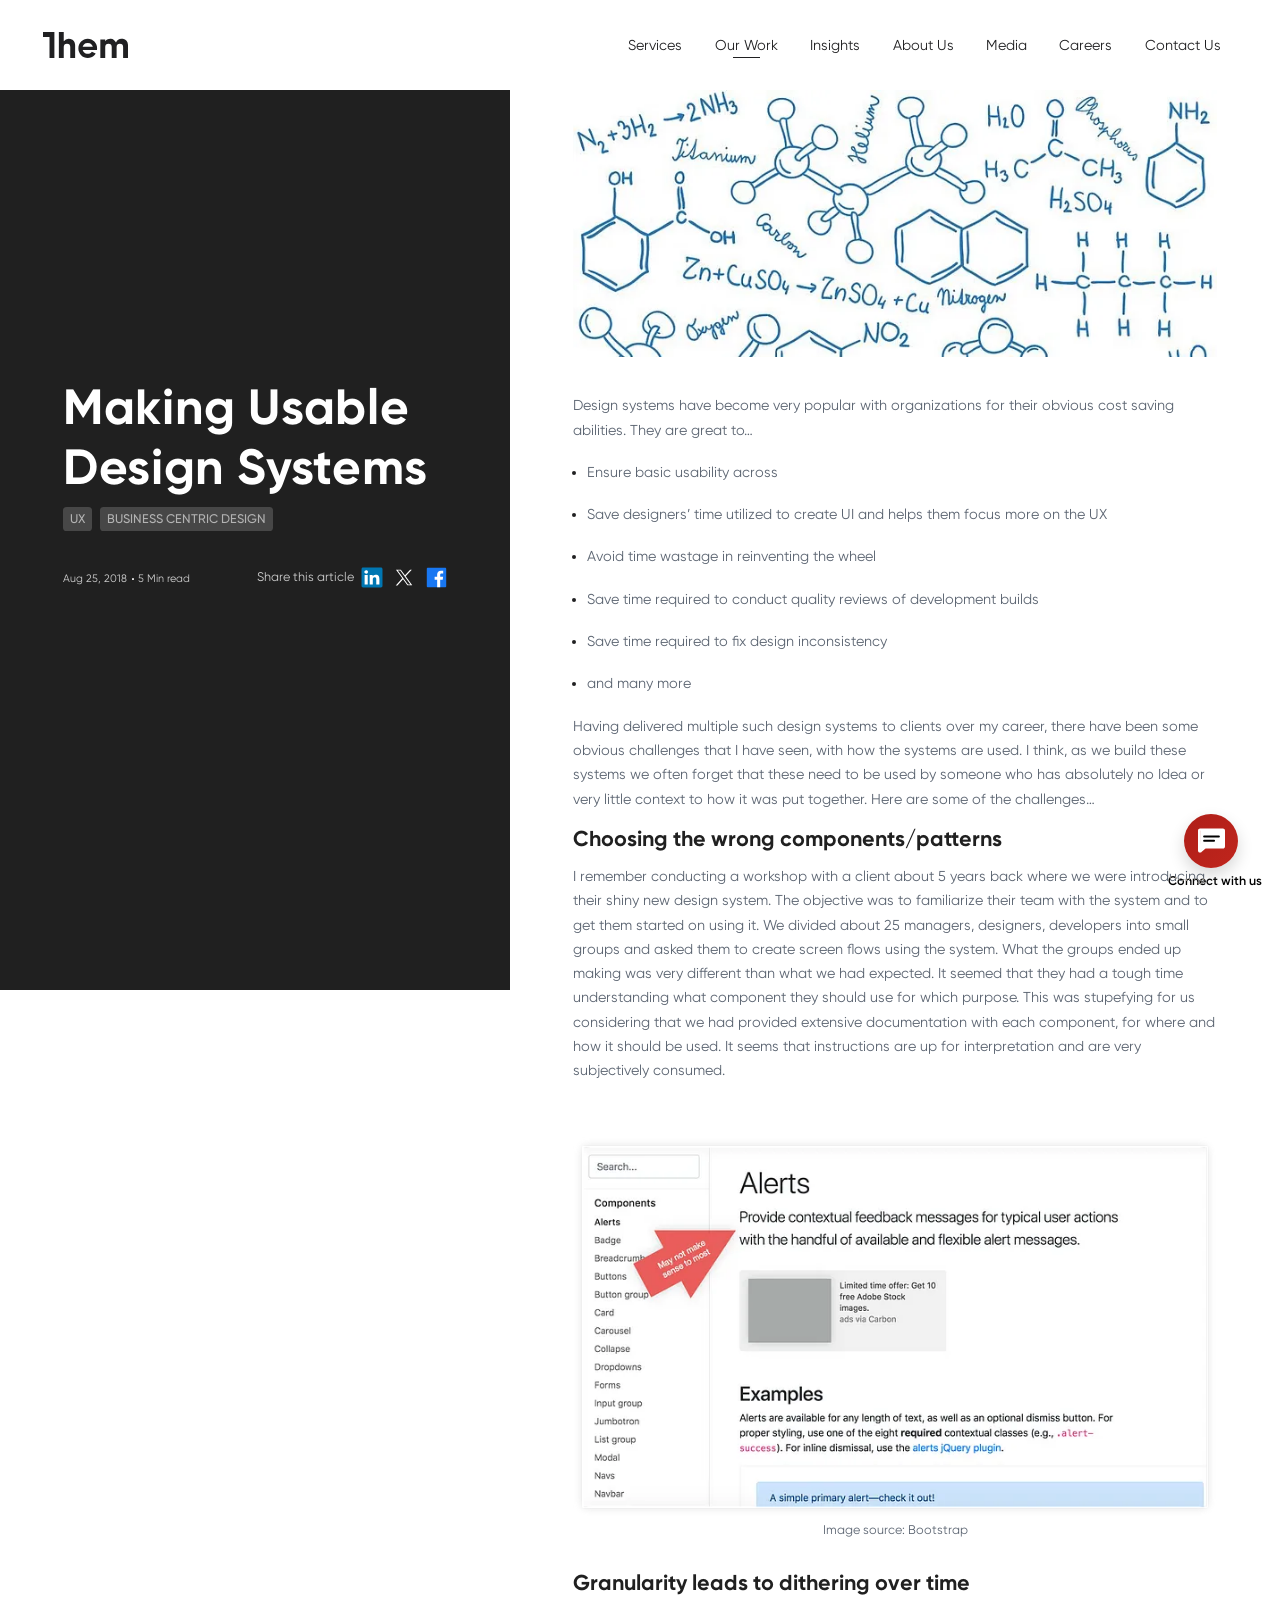
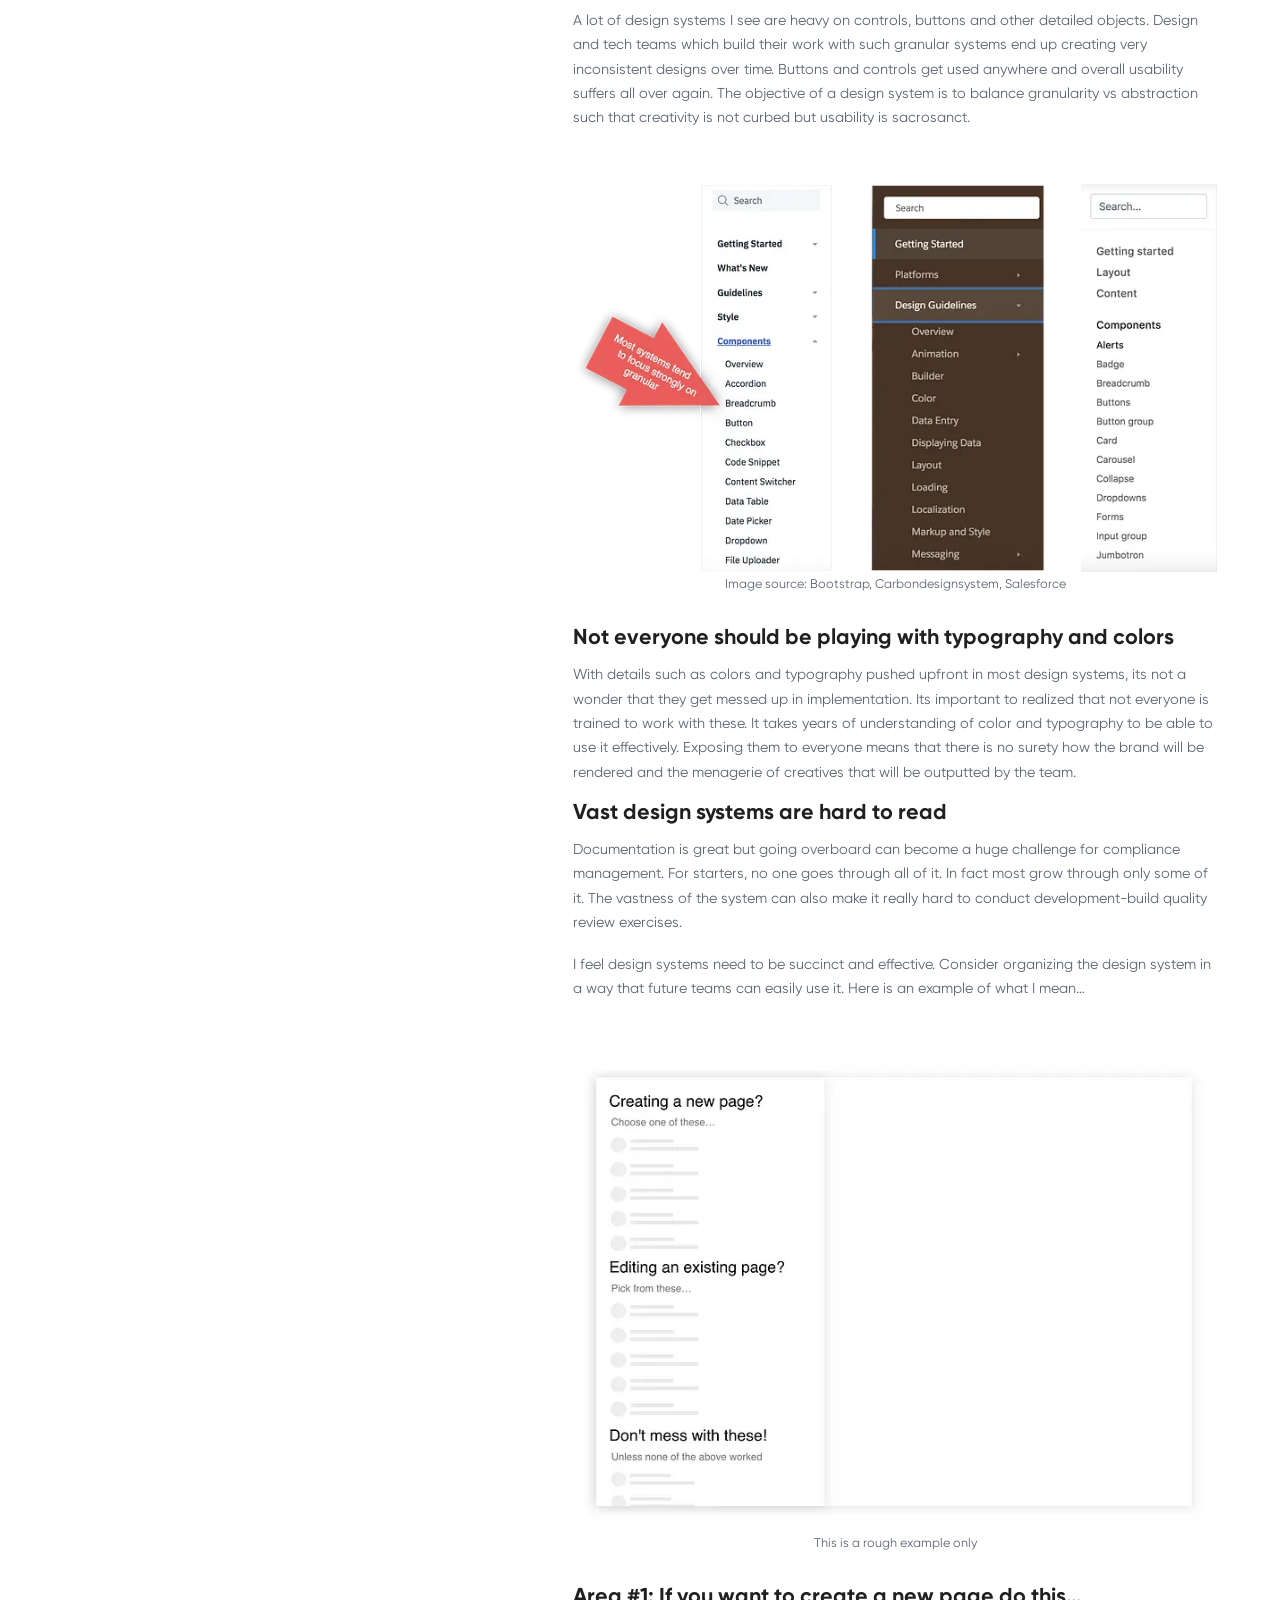
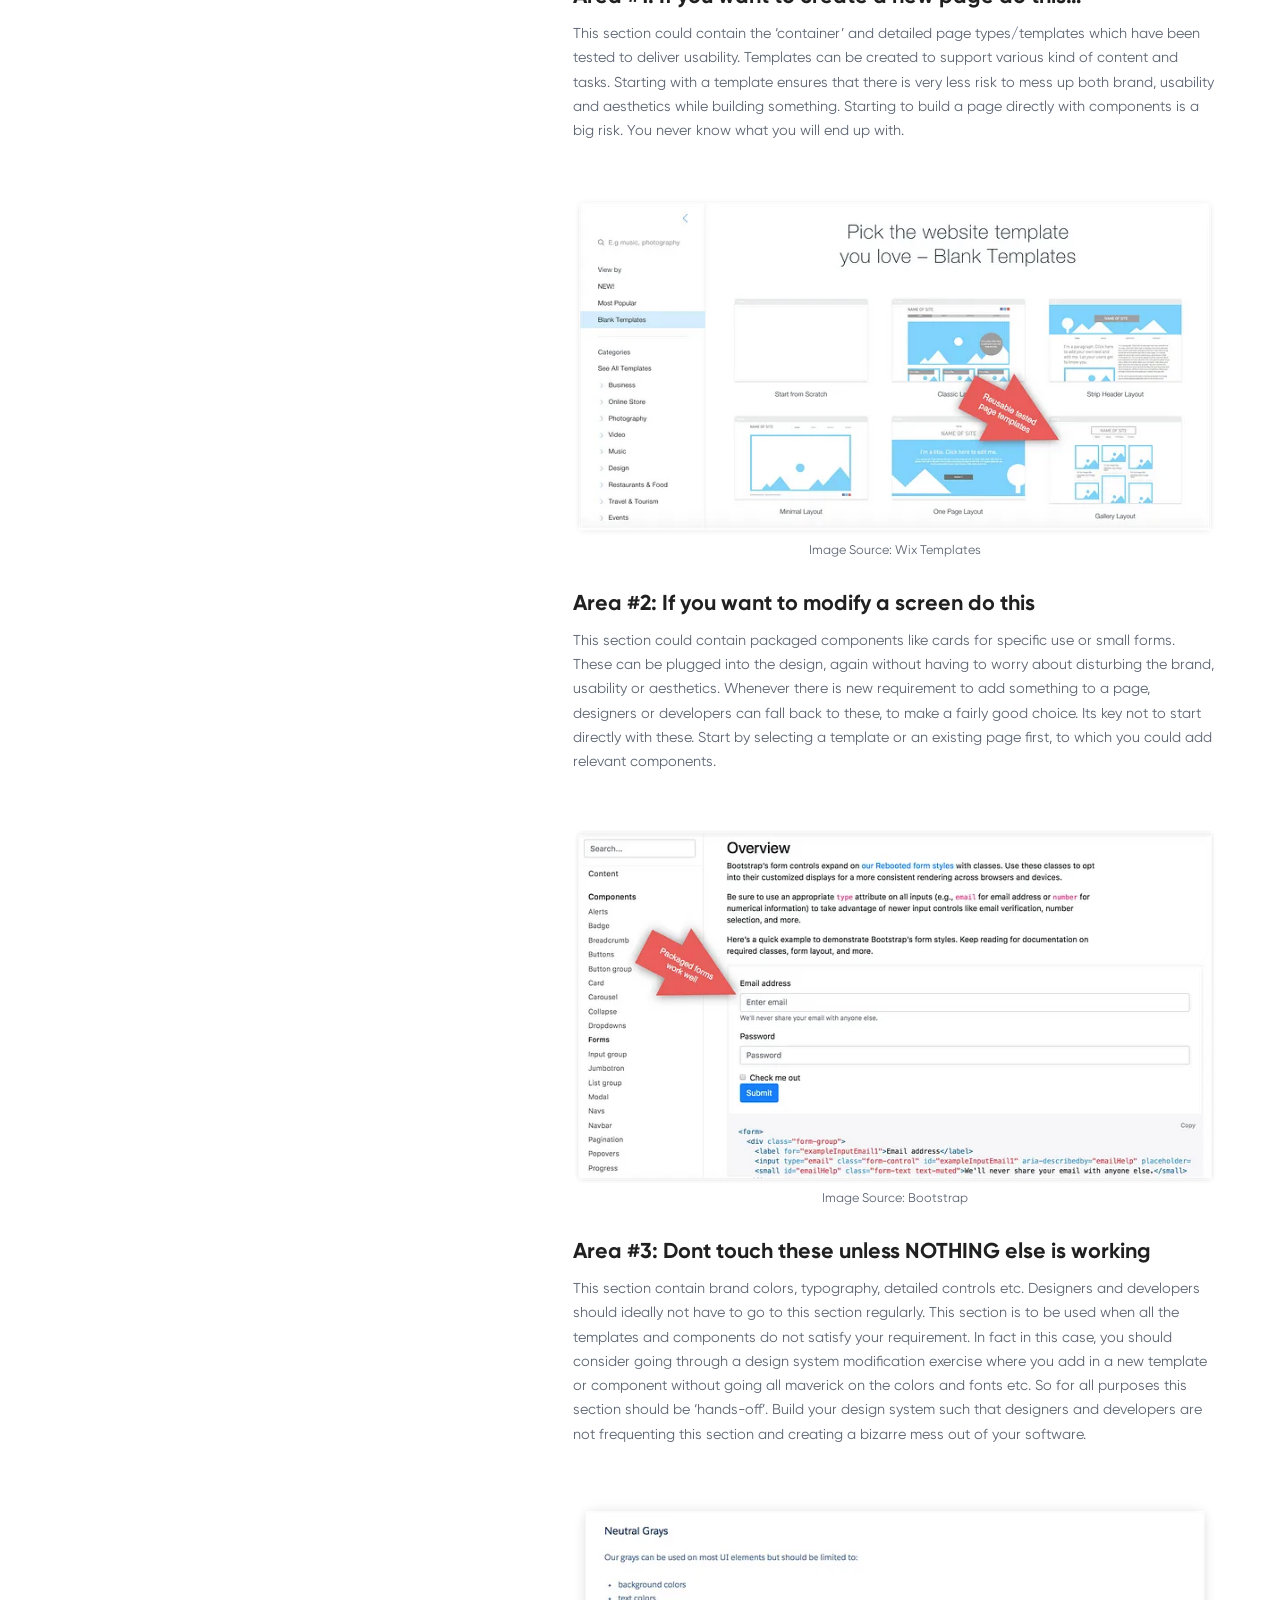
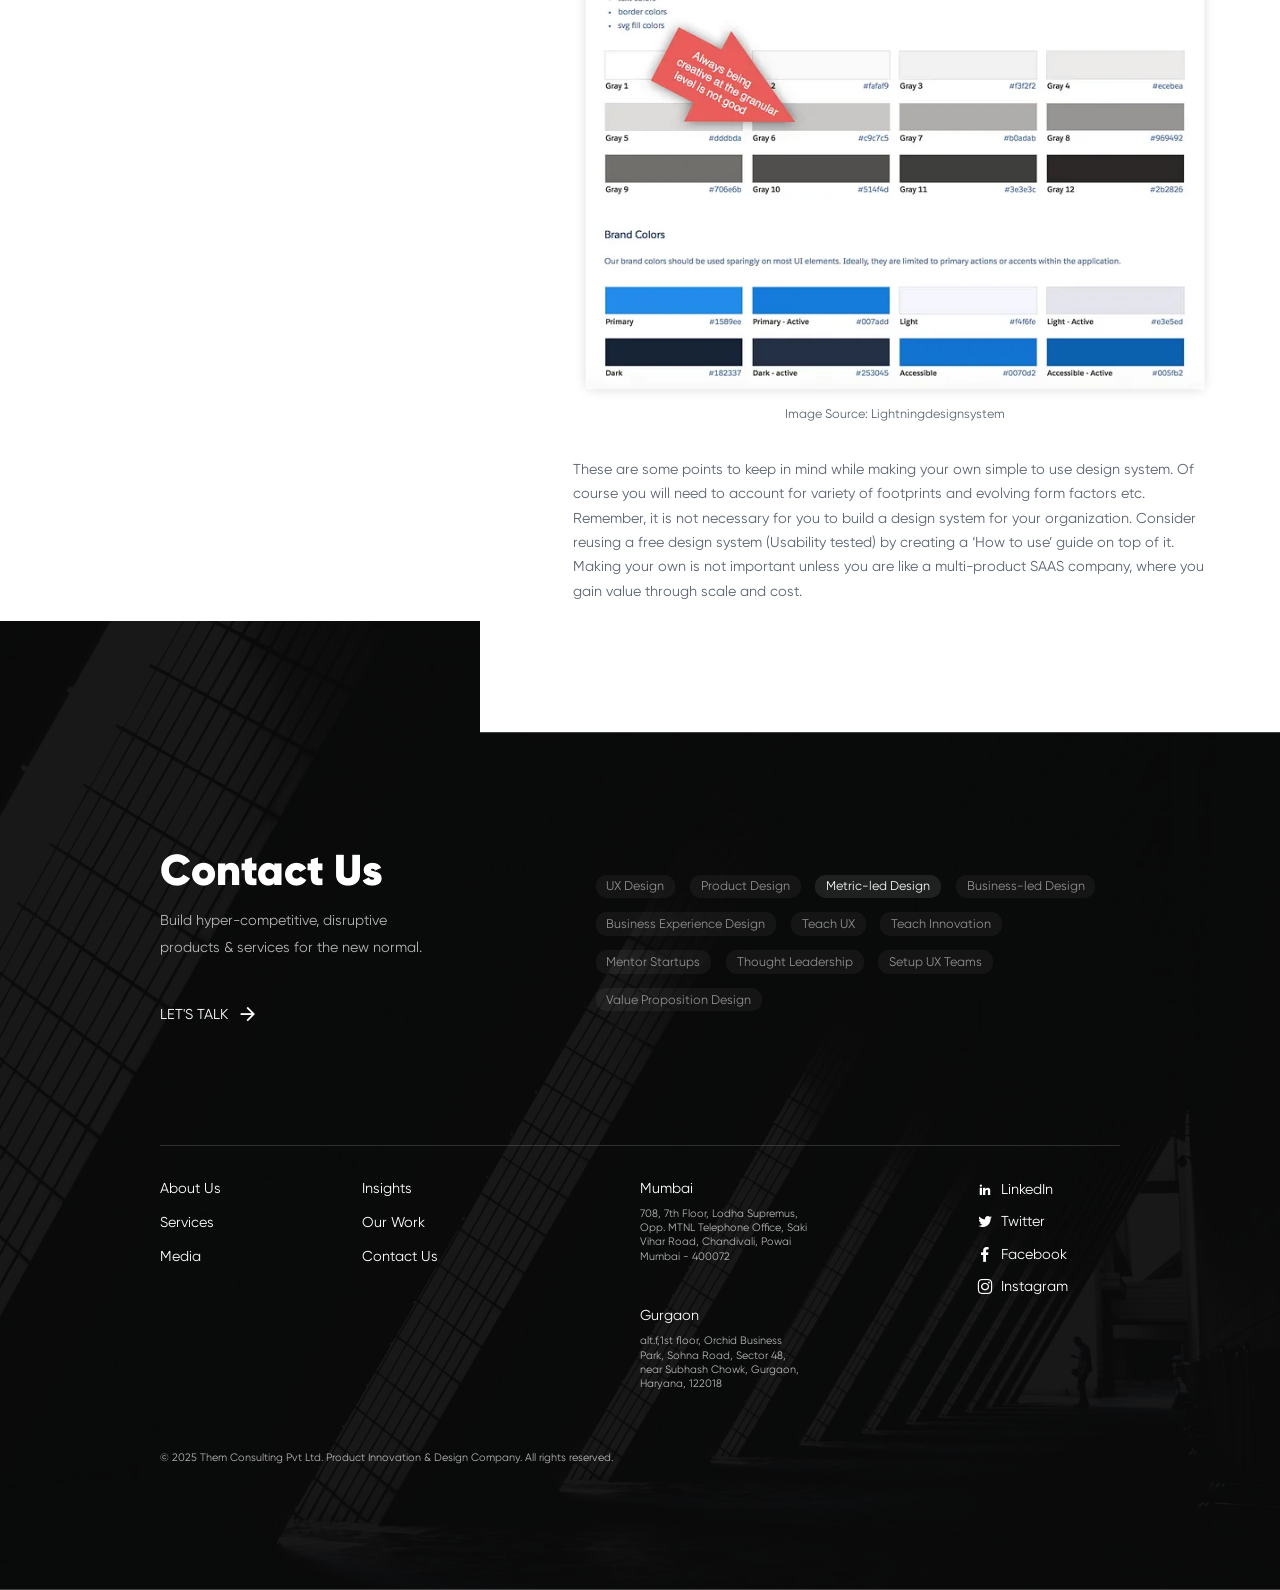
<file: making-usable-design-systems.html>
<!doctype html>
<html itemscope itemtype="">
  <head>
    <meta charset="utf-8" />
    <meta http-equiv="X-UA-Compatible" content="IE=edge" />
    <meta
      name="viewport"
      content="width=device-width, initial-scale=1.0, maximum-scale=1.0, user-scalable=no"
    />
    <!-- Primary Meta Tags -->
    <title>Expert UI/UX Development Services | Them Consulting</title>
    <meta name="description" content=" " />
    <link rel="canonical" href="" />

    <meta
      name="keywords"
      content="Expert UI/UX Development Services | Them Consulting"
    />
    <meta
      name="google-site-verification"
      content="fa0FZX2MF7MAZL35s2yApXsrSXepQZk1R01duNsot3Q"
    />
    <!-- Open Graph / Facebook -->
    <meta property="og:type" content="website" />
    <meta property="og:url" content="" />
    <meta
      property="og:title"
      content="Expert UI/UX Development Services | Them Consulting"
    />
    <meta property="og:description" content=" " />
    <meta property="og:image" content="assets/images/banner-dummy.jpg" />
    <!-- Twitter -->
    <meta property="twitter:card" content="summary_large_image" />
    <meta property="twitter:url" content="" />
    <meta
      property="twitter:title"
      content="Expert UI/UX Development Services | Them Consulting"
    />
    <meta property="twitter:description" content=" " />
    <meta property="twitter:image" content="assets/images/banner-dummy.jpg" />
    <!-- Schema -->
    <meta
      itemprop="name"
      content="Expert UI/UX Development Services | Them Consulting"
    />
    <meta itemprop="description" content=" " />
    <meta itemprop="image" content="assets/images/banner-dummy.jpg" />
    <!-- Favicon -->
    <link
      rel="shortcut icon"
      href="assets/images/favicon.ico"
      type="image/x-icon"
    />
    <link
      rel="apple-touch-icon"
      sizes="180x180"
      href="assets/images/apple-touch-icon.png"
    />
    <link
      rel="icon"
      type="image/png"
      sizes="32x32"
      href="assets/images/favicon-32x32.png"
    />
    <link
      rel="icon"
      type="image/png"
      sizes="16x16"
      href="assets/images/favicon-16x16.png"
    />
    <!-- css group start -->
    <link rel="stylesheet" href="assets/css/libraries.css" />
    <link rel="stylesheet" type="text/css" href="assets/css/icons.css" />
    <link rel="stylesheet" type="text/css" href="assets/css/custom.css" />
    <link rel="stylesheet" type="text/css" href="assets/css/custom-ds.css" />
    <link
      rel="preload"
      href="assets/fonts/Gilroy-Regular.woff2"
      as="font"
      crossorigin
    />
    <link
      rel="preload"
      href="assets/fonts/Gilroy-Medium.woff2"
      as="font"
      crossorigin
    />
    <link
      rel="preload"
      href="assets/fonts/Gilroy-SemiBold.woff2"
      as="font"
      crossorigin
    />
    <link
      rel="preload"
      href="assets/fonts/Gilroy-Light.woff2"
      as="font"
      crossorigin
    />
    <link
      rel="preload"
      href="assets/fonts/Gilroy-Bold.woff2"
      as="font"
      crossorigin
    />
    <link
      rel="preload"
      href="assets/fonts/Gilroy-Black.woff2"
      as="font"
      crossorigin
    />
    <link rel="manifest" href="manifest.webmanifest" />
    <!-- Global site tag (gtag.js) - Google Analytics -->
    <script
      async
      src="https://www.googletagmanager.com/gtag/js?id=G-CYKT579DC1"
    ></script>
    <script>
      window.dataLayer = window.dataLayer || [];
      function gtag() {
        dataLayer.push(arguments);
      }
      gtag("js", new Date());
      gtag("config", "G-CYKT579DC1");
    </script>
    <!-- css group end -->
    <link
      rel="preload"
      as="video"
      href="/assets/videos/work-payu.mp4"
      crossorigin
    />
  </head>

  <body class="pg-light pg-blog-details" data-pg="work">
    <h1 class="cm-not-in-page">Blog Details</h1>
    <header>
      <!-- header start -->
      <div class="bs-header">
        <div class="logo-wrap">
          <a href="index.html" class="logo"
            ><img
              class="logo-white"
              src="assets/images/logo.svg"
              alt="Website Logo"
            /><img
              class="logo-black"
              src="assets/images/logo-black.svg"
              alt="Black Logo"
            />
          </a>
        </div>
        <div class="nav-wrap">
          <div class="nav-list-wrap">
            <ul class="nav-list">
              <li class="nav-item" data-route="services">
                <a href="services.html" class="nav-link">Services</a>
                <!-- Services Mega Menu Panel -->
                <div class="services-mega-panel">
                  <div class="nav-grid">
                    <div
                      class="nav-grid-links"
                      data-img="assets/images/products/card1.jpg"
                    >
                      <h1>
                        <a href="service-vision-strategy.html"
                          >Vision & Strategy</a
                        >
                      </h1>
                      <a
                        href="service-vision-strategy.html"
                        class="nav-grid-links-subtitle"
                        >Product Strategy</a
                      >
                      <a href="service-vision-strategy.html"
                        >Value Proposition Modelling</a
                      >
                      <a href="service-vision-strategy.html"
                        >Product Envisioning</a
                      >
                      <a href="service-vision-strategy.html">Productization</a>
                      <a href="service-vision-strategy.html">Storytelling</a>
                    </div>

                    <div
                      class="nav-grid-links"
                      data-img="assets/images/products/card3.png"
                    >
                      <h1><a href="service-launch.html">Launch</a></h1>
                      <a href="service-launch.html">Funnel Optimizer</a>
                      <a href="service-launch.html">Growth POD</a>
                      <a href="service-launch.html">Experience Mentorship</a>
                    </div>

                    <div
                      class="nav-grid-links"
                      data-img="assets/images/products/card2.png"
                    >
                      <h1>
                        <a href="service-design-and-develop.html"
                          >Design & Develop</a
                        >
                      </h1>
                      <a href="service-design-and-develop.html">MVP Design</a>
                      <a href="service-design-and-develop.html"
                        >Full UX Design</a
                      >
                      <a href="service-design-and-develop.html"
                        >Digital Transformation</a
                      >
                      <a href="service-design-and-develop.html">UX Testing</a>
                      <a href="service-design-and-develop.html">Plug UX</a>
                    </div>

                    <div
                      class="nav-grid-links"
                      data-img="assets/images/products/card4.jpg"
                    >
                      <h1><a href="service-maintain.html">Maintain</a></h1>
                      <a href="service-maintain.html">Agile UX</a>
                      <a href="service-maintain.html">Metric-Led Design</a>
                      <a href="service-maintain.html">Agile Research</a>
                      <a href="service-maintain.html">UX/CX</a>
                    </div>

                    <div class="nav-grid-image">
                      <a href="services.html">
                        <img
                          id="mega-service-img"
                          src="assets/images/products/card1.jpg"
                          alt="Services"
                        />
                      </a>
                    </div>
                  </div>
                </div>
              </li>
              <li class="nav-item" data-route="work">
                <a href="work.html" class="nav-link">Our work</a>
              </li>
              <li class="nav-item" data-route="insights">
                <a href="insights-perspective.html" class="nav-link"
                  >Insights</a
                >
              </li>
              <li class="nav-item" data-route="about">
                <a href="about-us.html" class="nav-link">About Us</a>
              </li>
              <li class="nav-item" data-route="media">
                <a href="media.html" class="nav-link">Media</a>
              </li>
              <li class="nav-item" data-route="careers">
                <a href="careers.html" class="nav-link">Careers</a>
              </li>
              <li class="nav-item" data-route="contact">
                <a href="contact.html" class="nav-link">Contact Us</a>
              </li>
            </ul>
            <div class="connect-info">
              <ul>
                <li>
                  <a class="mail" href="mailto:hello@them.consulting"
                    >hello@them.consulting</a
                  >
                </li>
                <!-- <li>
                                <a href="tel:+919892257629" class="tel">+91 9892257629</a>
                            </li> -->
              </ul>
            </div>
          </div>
        </div>

        <button class="menu-btn">
          <span class="menu-line"></span>
          <span class="menu-line"></span>
          <span class="menu-line"></span>
        </button>
      </div>
      <!-- header end -->
    </header>

    <!-- <div class="scroll-view" id="scroll-view"> -->

    <main>
      <div class="main">
        <section class="lyt-blog-details">
          <div class="bs-blog-title">
            <div class="info-wrap">
              <div class="title-wrap">
                <h2 class="b-title">Making Usable Design Systems</h2>
              </div>
              <ul class="chip-list">
                <li class="chip-item">
                  <div class="mod-chip">UX</div>
                </li>
                <li class="chip-item">
                  <div class="mod-chip">Business centric design</div>
                </li>
              </ul>
              <div class="bottom-wrap">
                <div class="date-wrap">
                  <ul class="d-list">
                    <li class="d-item">Aug 25, 2018</li>
                    <li class="d-item">5 Min read</li>
                  </ul>
                </div>
                <div class="social-wrap">
                  <span class="s-title">Share this article</span>
                  <ul class="social-list">
                    <!-- <li class="social-item"><a href="javascript:void(0)" target="_blank" rel="noopener" class="social-link js-share" data-src="https://www.instagram.com/?url="><img
                                                src="assets/images/instagram.svg" alt="instagram"></a></li> -->
                    <li class="social-item">
                      <a
                        href="javascript:void(0)"
                        target="_blank"
                        rel="noopener"
                        class="social-link js-share"
                        data-src="https://www.linkedin.com/shareArticle?mini=true&url="
                        ><img src="assets/images/linkedin.svg" alt="linkedin"
                      /></a>
                    </li>
                    <li class="social-item">
                      <a
                        href="javascript:void(0)"
                        target="_blank"
                        rel="noopener"
                        class="social-link js-share"
                        data-src="https://twitter.com/intent/tweet?text="
                        ><img src="assets/images/x-icon.svg" alt="x-icon"
                      /></a>
                    </li>
                    <li class="social-item">
                      <a
                        href="javascript:void(0)"
                        target="_blank"
                        rel="noopener"
                        class="social-link js-share"
                        data-src="https://www.facebook.com/sharer/sharer.php?u="
                        ><img src="assets/images/facebook.svg" alt="facebook"
                      /></a>
                    </li>
                  </ul>
                </div>
              </div>
            </div>
          </div>
          <div class="content-wrap">
            <div class="cont-info-wrap">
              <div class="img-wrap">
                <img
                  src="assets/images/making-usable-design-systems.webp"
                  alt=""
                />
              </div>
              <div class="desc">
                <p
                  id="7a35"
                  class="pw-post-body-paragraph mi mj fo mk b ml mm mn mo mp mq mr ms mt mu mv mw mx my mz na nb nc nd ne nf fh bj"
                  data-selectable-paragraph=""
                >
                  Design systems have become very popular with organizations for
                  their obvious cost saving abilities. They are great to&hellip;
                </p>
                <ul class="list-item">
                  <li>
                    <p>Ensure basic usability across</p>
                  </li>
                  <li>
                    <p>
                      Save designers&rsquo; time utilized to create UI and helps
                      them focus more on the UX
                    </p>
                  </li>
                  <li>
                    <p>Avoid time wastage in reinventing the wheel</p>
                  </li>
                  <li>
                    <p>
                      Save time required to conduct quality reviews of
                      development builds
                    </p>
                  </li>
                  <li>
                    <p>Save time required to fix design inconsistency</p>
                  </li>
                  <li>
                    <p>and many more</p>
                  </li>
                </ul>
                <p>
                  Having delivered multiple such design systems to clients over
                  my career, there have been some obvious challenges that I have
                  seen, with how the systems are used. I think, as we build
                  these systems we often forget that these need to be used by
                  someone who has absolutely no Idea or very little context to
                  how it was put together. Here are some of the
                  challenges&hellip;
                </p>
                <h3>Choosing the wrong components/patterns</h3>
                <p>
                  I remember conducting a workshop with a client about 5 years
                  back where we were introducing their shiny new design system.
                  The objective was to familiarize their team with the system
                  and to get them started on using it. We divided about 25
                  managers, designers, developers into small groups and asked
                  them to create screen flows using the system. What the groups
                  ended up making was very different than what we had expected.
                  It seemed that they had a tough time understanding what
                  component they should use for which purpose. This was
                  stupefying for us considering that we had provided extensive
                  documentation with each component, for where and how it should
                  be used. It seems that instructions are up for interpretation
                  and are very subjectively consumed.
                </p>
                <div class="img-wrap typ-full">
                  <img
                    src="assets/images/making-usable-design-systems1.webp"
                    alt=""
                  />
                  <figcaption>Image source: Bootstrap</figcaption>
                </div>

                <h3>Granularity leads to dithering over time</h3>
                <p>
                  A lot of design systems I see are heavy on controls, buttons
                  and other detailed objects. Design and tech teams which build
                  their work with such granular systems end up creating very
                  inconsistent designs over time. Buttons and controls get used
                  anywhere and overall usability suffers all over again. The
                  objective of a design system is to balance granularity vs
                  abstraction such that creativity is not curbed but usability
                  is sacrosanct.
                </p>
                <div class="img-wrap typ-full">
                  <img
                    src="assets/images/making-usable-design-systems2.webp"
                    alt=""
                  />
                  <figcaption>
                    Image source: Bootstrap, Carbondesignsystem, Salesforce
                  </figcaption>
                </div>
                <h3>
                  Not everyone should be playing with typography and colors
                </h3>
                <p>
                  With details such as colors and typography pushed upfront in
                  most design systems, its not a wonder that they get messed up
                  in implementation. Its important to realized that not everyone
                  is trained to work with these. It takes years of understanding
                  of color and typography to be able to use it effectively.
                  Exposing them to everyone means that there is no surety how
                  the brand will be rendered and the menagerie of creatives that
                  will be outputted by the team.
                </p>
                <h3>Vast design systems are hard to read</h3>
                <p>
                  Documentation is great but going overboard can become a huge
                  challenge for compliance management. For starters, no one goes
                  through all of it. In fact most grow through only some of it.
                  The vastness of the system can also make it really hard to
                  conduct development-build quality review exercises.
                </p>
                <p>
                  I feel design systems need to be succinct and effective.
                  Consider organizing the design system in a way that future
                  teams can easily use it. Here is an example of what I
                  mean&hellip;
                </p>
                <div class="img-wrap typ-full">
                  <img
                    src="assets/images/making-usable-design-systems3.webp"
                    alt=""
                  />
                  <figcaption>This is a rough example only</figcaption>
                </div>
                <h3>
                  Area #1: If you want to create a new page do this&hellip;
                </h3>
                <p>
                  This section could contain the &lsquo;container&rsquo; and
                  detailed page types/templates which have been tested to
                  deliver usability. Templates can be created to support various
                  kind of content and tasks. Starting with a template ensures
                  that there is very less risk to mess up both brand, usability
                  and aesthetics while building something. Starting to build a
                  page directly with components is a big risk. You never know
                  what you will end up with.
                </p>
                <div class="img-wrap typ-full">
                  <img
                    src="assets/images/making-usable-design-systems4.webp"
                    alt=""
                  />
                  <figcaption>Image Source: Wix Templates</figcaption>
                </div>
                <h3>Area #2: If you want to modify a screen do this</h3>
                <p>
                  This section could contain packaged components like cards for
                  specific use or small forms. These can be plugged into the
                  design, again without having to worry about disturbing the
                  brand, usability or aesthetics. Whenever there is new
                  requirement to add something to a page, designers or
                  developers can fall back to these, to make a fairly good
                  choice. Its key not to start directly with these. Start by
                  selecting a template or an existing page first, to which you
                  could add relevant components.
                </p>
                <div class="img-wrap typ-full">
                  <img
                    src="assets/images/making-usable-design-systems5.webp"
                    alt=""
                  />
                  <figcaption>Image Source: Bootstrap</figcaption>
                </div>
                <h3>
                  Area #3: Dont touch these unless NOTHING else is working
                </h3>
                <p>
                  This section contain brand colors, typography, detailed
                  controls etc. Designers and developers should ideally not have
                  to go to this section regularly. This section is to be used
                  when all the templates and components do not satisfy your
                  requirement. In fact in this case, you should consider going
                  through a design system modification exercise where you add in
                  a new template or component without going all maverick on the
                  colors and fonts etc. So for all purposes this section should
                  be &lsquo;hands-off&rsquo;. Build your design system such that
                  designers and developers are not frequenting this section and
                  creating a bizarre mess out of your software.
                </p>

                <div class="img-wrap typ-full">
                  <img
                    src="assets/images/making-usable-design-systems6.webp"
                    alt=""
                  />
                  <figcaption>Image Source: Lightningdesignsystem</figcaption>
                </div>
                <p>
                  These are some points to keep in mind while making your own
                  simple to use design system. Of course you will need to
                  account for variety of footprints and evolving form factors
                  etc. Remember, it is not necessary for you to build a design
                  system for your organization. Consider reusing a free design
                  system (Usability tested) by creating a &lsquo;How to
                  use&rsquo; guide on top of it. Making your own is not
                  important unless you are like a multi-product SAAS company,
                  where you gain value through scale and cost.
                </p>
              </div>
            </div>
          </div>
        </section>
      </div>
    </main>

    <footer>
      <!-- footer start -->
      <div class="bs-footer bg-dark prlx-view">
        <div class="prlx-box">
          <div class="container">
            <div class="footer-top">
              <div class="bs-talk">
                <div class="lhs">
                  <h3 class="title">Contact Us</h3>
                  <p>
                    Build hyper-competitive, disruptive products & services for
                    the new normal.
                  </p>
                  <a
                    href="contact.html"
                    data-url="contact.html"
                    data-id="contact-form"
                    class="js-scroll-to btn btn-link btn-icon"
                  >
                    <span>Let's Talk</span>
                    <span class="icon icon-right-arrow"></span>
                  </a>
                </div>
                <div class="rhs">
                  <div class="bs-tag">
                    <ul class="tag-list">
                      <li class="item">
                        <a
                          data-url="contact.html"
                          data-id="contact-form"
                          class="js-scroll-to active"
                          href="contact.html"
                          >UX Design</a
                        >
                      </li>
                      <li class="item">
                        <a
                          data-url="contact.html"
                          data-id="contact-form"
                          class="js-scroll-to"
                          href="contact.html"
                          >Product Design</a
                        >
                      </li>
                      <li class="item">
                        <a
                          data-url="contact.html"
                          data-id="contact-form"
                          class="js-scroll-to"
                          href="contact.html"
                          >Metric-led Design</a
                        >
                      </li>
                      <li class="item">
                        <a
                          data-url="contact.html"
                          data-id="contact-form"
                          class="js-scroll-to"
                          href="contact.html"
                          >Business-led Design</a
                        >
                      </li>
                      <li class="item">
                        <a
                          data-url="contact.html"
                          data-id="contact-form"
                          class="js-scroll-to"
                          href="contact.html"
                          >Business Experience Design</a
                        >
                      </li>
                      <li class="item">
                        <a
                          data-url="contact.html"
                          data-id="contact-form"
                          class="js-scroll-to"
                          href="contact.html"
                          >Teach UX</a
                        >
                      </li>
                      <li class="item">
                        <a
                          data-url="contact.html"
                          data-id="contact-form"
                          class="js-scroll-to"
                          href="contact.html"
                          >Teach Innovation</a
                        >
                      </li>
                      <li class="item">
                        <a
                          data-url="contact.html"
                          data-id="contact-form"
                          class="js-scroll-to"
                          href="contact.html"
                          >Mentor Startups</a
                        >
                      </li>
                      <li class="item">
                        <a
                          data-url="contact.html"
                          data-id="contact-form"
                          class="js-scroll-to"
                          href="contact.html"
                          >Thought Leadership</a
                        >
                      </li>
                      <li class="item">
                        <a
                          data-url="contact.html"
                          data-id="contact-form"
                          class="js-scroll-to"
                          href="contact.html"
                          >Setup UX Teams</a
                        >
                      </li>
                      <li class="item">
                        <a
                          data-url="contact.html"
                          data-id="contact-form"
                          class="js-scroll-to"
                          href="contact.html"
                          >Value Proposition Design</a
                        >
                      </li>
                    </ul>
                  </div>
                </div>
              </div>
            </div>
            <div class="footer-middle">
              <div class="footer-nav">
                <ul class="nav-list">
                  <li class="nav-item">
                    <a href="about-us.html" class="nav-link">About Us</a>
                  </li>
                  <li class="nav-item">
                    <a href="insights-perspective.html" class="nav-link"
                      >Insights</a
                    >
                  </li>
                  <li class="nav-item">
                    <a href="services.html" class="nav-link">Services</a>
                  </li>
                  <li class="nav-item">
                    <a href="work.html" class="nav-link">Our Work</a>
                  </li>
                  <li class="nav-item">
                    <a href="media.html" class="nav-link">Media</a>
                  </li>
                  <li class="nav-item">
                    <a href="contact.html" class="nav-link">Contact Us</a>
                  </li>
                </ul>
              </div>
              <div class="reach-us">
                <div class="address-list">
                  <div class="mod-address">
                    <h4 class="title">Mumbai</h4>
                    <p>
                      708, 7th Floor, Lodha Supremus, Opp. MTNL Telephone
                      Office, Saki Vihar Road, Chandivali, Powai  Mumbai -
                      400072
                    </p>
                  </div>
                  <div class="mod-address">
                    <h4 class="title">Gurgaon</h4>
                    <p>
                      alt.f,1st floor, Orchid Business Park, Sohna Road, Sector
                      48, near Subhash Chowk, Gurgaon, Haryana, 122018
                    </p>
                  </div>
                </div>
                <div class="social-list">
                  <a
                    href="https://www.linkedin.com/company/30927268/"
                    target="_blank"
                    class="link"
                  >
                    <span class="icon icon-linkedin"></span>
                    <span class="text">LinkedIn</span>
                  </a>
                  <a
                    href="https://twitter.com/ThemConsulting"
                    target="_blank"
                    class="link"
                  >
                    <span class="icon icon-twitter"></span>
                    <span class="text">Twitter</span>
                  </a>

                  <a
                    href="https://www.facebook.com/them.consulting"
                    target="_blank"
                    class="link"
                  >
                    <span class="icon icon-facebook"></span>
                    <span class="text">Facebook</span>
                  </a>
                  <a
                    href="https://www.instagram.com/them.consulting"
                    target="_blank"
                    class="link"
                  >
                    <span class="icon icon-instagram"></span>
                    <span class="text">Instagram</span>
                  </a>
                </div>
              </div>
            </div>
            <span class="copyright"
              >&#169; 2025 Them Consulting Pvt Ltd. Product Innovation & Design
              Company. All rights reserved.
            </span>
          </div>
        </div>
      </div>
      <!-- footer end -->
    </footer>
    <!-- </div> -->
    <div class="bs-chat">
      <div class="bs-form">
        <div class="form-head">
          <img src="assets/images/comment-icon.svg" />
          <h3 class="form-title">
            Let's connect
            <span>To discuss your ideas</span>
          </h3>
        </div>
        <form class="lead-gen">
          <input id="source" name="source" type="hidden" value="Lead Gen" />
          <input id="date" name="date" type="hidden" value="Current Date" />
          <div class="form-wrap">
            <div class="form-group">
              <label for="name" class="input-label">Name</label>
              <input
                id="name"
                name="name"
                type="text"
                class="form-control"
                placeholder="Enter your name"
              />
            </div>
            <div class="form-group">
              <label for="email" class="input-label">Email</label>
              <input
                id="email"
                name="email"
                type="email"
                class="form-control"
                placeholder="Enter your email"
              />
            </div>
            <div class="form-group">
              <label for="mobile" class="input-label">Mobile Number</label>
              <input
                id="mobile"
                name="mobile"
                maxlength="10"
                type="number"
                class="form-control"
                placeholder="Enter your mobile number"
              />
            </div>
            <div class="form-group">
              <div class="label-wrap">
                <label for="message" class="input-label">Write a message</label>
                <span class="word-text"
                  >Word Limit - <span id="charNum">0</span>/100</span
                >
              </div>
              <textarea
                id="message"
                name="message"
                type="text"
                class="form-control"
                placeholder="Write a short message"
                onkeyup="countChar(this)"
              ></textarea>
            </div>
          </div>
          <div class="form-action">
            <button
              class="btn btn-default btn-icon js-submit"
              name="submit"
              type="submit"
            >
              <span>Submit</span>
              <span class="icon icon-right-arrow"></span>
            </button>
          </div>
          <div class="result-wrap">
            <span class="success-text"
              >Information successfully recorded! We will get back to you
              shortly.</span
            >
            <span class="failure-text"
              >There seems to be some technical error. Please try again
              later!</span
            >
          </div>
        </form>
      </div>
      <button class="js-chat-btn">
        <div class="icon-wrap">
          <img src="assets/images/comment-icon.svg" class="image" />
          <span class="icon icon-close"></span>
        </div>
      </button>
    </div>
    <span class="chat-text c-text js-chat-btn">Connect with us</span>
    <div id="proxyScroll" class="proxy-scroll">
      <div id="proxyScrollContent"></div>
    </div>

    <!-- js group start -->
    <script src="assets/js/vendor.js"></script>

    <script type="text/javascript" src="assets/js/custom.js"></script>
    <!-- js group end -->
  </body>
</html>
</file>
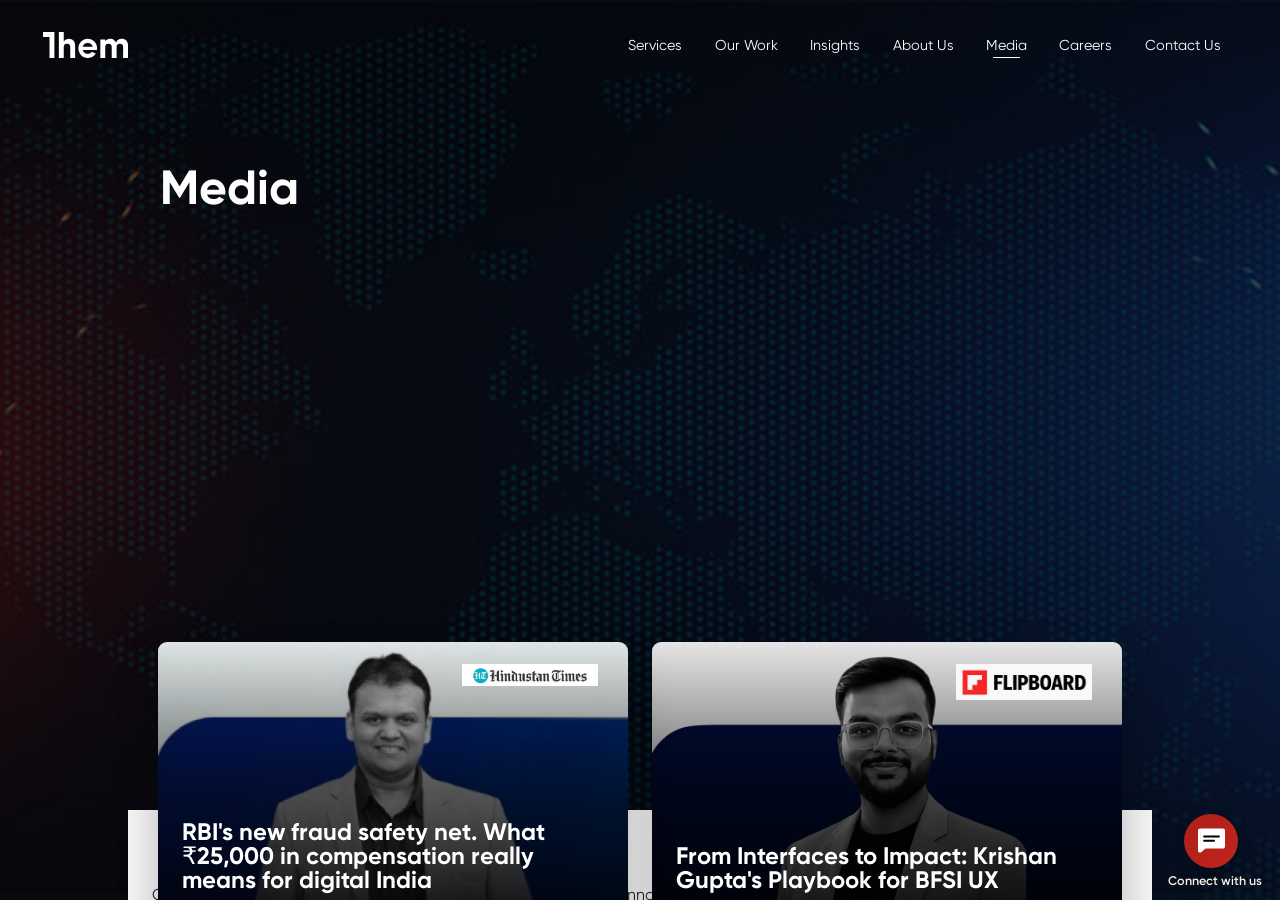
<file: media.html>
<!doctype html>
<html itemscope itemtype="https://them.consulting/media">
  <head>
    <meta charset="utf-8" />
    <meta http-equiv="X-UA-Compatible" content="IE=edge" />
    <meta
      name="viewport"
      content="width=device-width, initial-scale=1.0, maximum-scale=1.0, user-scalable=no"
    />
    <!-- Primary Meta Tags -->
    <title>
      Media & Press | Them Consulting - Leading Product Design & UI/UX
      Consultancy
    </title>
    <meta
      name="description"
      content="Explore media coverage, press releases, news features, and brand resources from Them Consulting - empowering businesses with innovative UI/UX and product strategy."
    />
    <link rel="canonical" href="https://them.consulting/media.html" />

    <meta
      name="keywords"
      content="Media, Press Releases, News, Them Consulting, UI/UX Design, Product Strategy, Innovation"
    />
    <meta
      name="google-site-verification"
      content="fa0FZX2MF7MAZL35s2yApXsrSXepQZk1R01duNsot3Q"
    />
    <!-- Open Graph / Facebook -->
    <meta property="og:type" content="website" />
    <meta property="og:url" content="https://them.consulting/media.html" />
    <meta property="og:title" content="Media & Press | Them Consulting" />
    <meta
      property="og:description"
      content="Explore media coverage, press releases, news features, and brand resources from Them Consulting."
    />
    <meta property="og:image" content="assets/images/banner-dummy.jpg" />
    <!-- Twitter -->
    <meta property="twitter:card" content="summary_large_image" />
    <meta property="twitter:url" content="https://them.consulting/media.html" />
    <meta property="twitter:title" content="Media & Press | Them Consulting" />
    <meta
      property="twitter:description"
      content="Explore media coverage, press releases, news features, and brand resources from Them Consulting."
    />
    <meta property="twitter:image" content="assets/images/banner-dummy.jpg" />
    <!-- Schema -->
    <meta itemprop="name" content="Media & Press | Them Consulting" />
    <meta
      itemprop="description"
      content="Explore media coverage, press releases, news features, and brand resources from Them Consulting."
    />
    <meta itemprop="image" content="assets/images/banner-dummy.jpg" />
    <!-- Favicon -->
    <link
      rel="shortcut icon"
      href="assets/images/favicon.ico"
      type="image/x-icon"
    />
    <link
      rel="apple-touch-icon"
      sizes="180x180"
      href="assets/images/apple-touch-icon.png"
    />
    <link
      rel="icon"
      type="image/png"
      sizes="32x32"
      href="assets/images/favicon-32x32.png"
    />
    <link
      rel="icon"
      type="image/png"
      sizes="16x16"
      href="assets/images/favicon-16x16.png"
    />
    <!-- css group start -->
    <link rel="stylesheet" href="assets/css/libraries.css" />
    <link rel="stylesheet" type="text/css" href="assets/css/icons.css" />
    <link rel="stylesheet" type="text/css" href="assets/css/custom.css" />
    <link rel="stylesheet" type="text/css" href="assets/css/custom-ds.css" />
    <link
      rel="preload"
      href="assets/fonts/Gilroy-Regular.woff2"
      as="font"
      crossorigin
    />
    <link
      rel="preload"
      href="assets/fonts/Gilroy-Medium.woff2"
      as="font"
      crossorigin
    />
    <link
      rel="preload"
      href="assets/fonts/Gilroy-SemiBold.woff2"
      as="font"
      crossorigin
    />
    <link
      rel="preload"
      href="assets/fonts/Gilroy-Light.woff2"
      as="font"
      crossorigin
    />
    <link
      rel="preload"
      href="assets/fonts/Gilroy-Bold.woff2"
      as="font"
      crossorigin
    />
    <link
      rel="preload"
      href="assets/fonts/Gilroy-Black.woff2"
      as="font"
      crossorigin
    />
    <link rel="manifest" href="manifest.webmanifest" />
    <!-- Global site tag (gtag.js) - Google Analytics -->
    <script
      async
      src="https://www.googletagmanager.com/gtag/js?id=G-CYKT579DC1"
    ></script>
    <script>
      window.dataLayer = window.dataLayer || [];
      function gtag() {
        dataLayer.push(arguments);
      }
      gtag("js", new Date());
      gtag("config", "G-CYKT579DC1");
    </script>
    <!-- css group end -->
  </head>

  <body class="pg-dark" data-pg="media">
    <h1 class="cm-not-in-page">Media</h1>
    <header>
      <!-- header start -->
      <div class="bs-header">
        <div class="logo-wrap">
          <a href="index.html" class="logo"
            ><img
              class="logo-white"
              src="assets/images/logo.svg"
              alt="Website Logo"
            /><img
              class="logo-black"
              src="assets/images/logo-black.svg"
              alt="Black Logo"
            />
          </a>
        </div>
        <div class="nav-wrap">
          <div class="nav-list-wrap">
            <ul class="nav-list">
              <li class="nav-item nav-item-has-dropdown" data-route="services">
                <div class="nav-link-wrapper">
                  <a href="services.html" class="nav-link">Services</a>
                  <button
                    type="button"
                    class="services-dropdown-toggle"
                    aria-label="Toggle Services Dropdown"
                  >
                    <svg
                      class="arrow-icon"
                      width="10"
                      height="7"
                      viewBox="0 0 12 8"
                      fill="none"
                      xmlns="http://www.w3.org/2000/svg"
                    >
                      <path
                        d="M1 1.5L6 6.5L11 1.5"
                        stroke="currentColor"
                        stroke-width="1.8"
                        stroke-linecap="round"
                        stroke-linejoin="round"
                      />
                    </svg>
                  </button>
                </div>
                <!-- Services Mega Menu Panel -->
                <div class="services-mega-panel">
                  <div class="nav-grid">
                    <div
                      class="nav-grid-links"
                      data-img="assets/images/products/card1.jpg"
                    >
                      <h1>
                        <a href="service-vision-strategy.html"
                          >Vision & Strategy</a
                        >
                      </h1>
                      <a
                        href="service-vision-strategy.html"
                        class="nav-grid-links-subtitle"
                        >Product Strategy</a
                      >
                      <a href="service-vision-strategy.html"
                        >Value Proposition Modelling</a
                      >
                      <a href="service-vision-strategy.html"
                        >Product Envisioning</a
                      >
                      <a href="service-vision-strategy.html">Productization</a>
                      <a href="service-vision-strategy.html">Storytelling</a>
                    </div>

                    <div
                      class="nav-grid-links"
                      data-img="assets/images/products/card3.png"
                    >
                      <h1><a href="service-launch.html">Launch</a></h1>
                      <a href="service-launch.html">Funnel Optimizer</a>
                      <a href="service-launch.html">Growth POD</a>
                      <a href="service-launch.html">Experience Mentorship</a>
                    </div>

                    <div
                      class="nav-grid-links"
                      data-img="assets/images/products/card2.png"
                    >
                      <h1>
                        <a href="service-design-and-develop.html"
                          >Design & Develop</a
                        >
                      </h1>
                      <a href="service-design-and-develop.html">MVP Design</a>
                      <a href="service-design-and-develop.html"
                        >Full UX Design</a
                      >
                      <a href="service-design-and-develop.html"
                        >Digital Transformation</a
                      >
                      <a href="service-design-and-develop.html">UX Testing</a>
                      <a href="service-design-and-develop.html">Plug UX</a>
                    </div>

                    <div
                      class="nav-grid-links"
                      data-img="assets/images/products/card4.jpg"
                    >
                      <h1><a href="service-maintain.html">Maintain</a></h1>
                      <a href="service-maintain.html">Agile UX</a>
                      <a href="service-maintain.html">Metric-Led Design</a>
                      <a href="service-maintain.html">Agile Research</a>
                      <a href="service-maintain.html">UX/CX</a>
                    </div>

                    <div class="nav-grid-image">
                      <a href="services.html">
                        <img
                          id="mega-service-img"
                          src="assets/images/products/card1.jpg"
                          alt="Services"
                        />
                      </a>
                    </div>
                  </div>
                </div>
              </li>
              <li class="nav-item" data-route="work">
                <a href="work.html" class="nav-link">Our work</a>
              </li>
              <li class="nav-item" data-route="insights">
                <a href="insights-perspective.html" class="nav-link"
                  >Insights</a
                >
              </li>
              <li class="nav-item" data-route="about">
                <a href="about-us.html" class="nav-link">About Us</a>
              </li>
              <li class="nav-item" data-route="media">
                <a href="media.html" class="nav-link">Media</a>
              </li>
              <li class="nav-item" data-route="careers">
                <a href="careers.html" class="nav-link">Careers</a>
              </li>
              <li class="nav-item" data-route="contact">
                <a href="contact.html" class="nav-link">Contact Us</a>
              </li>
            </ul>
            <div class="connect-info">
              <ul>
                <li>
                  <a class="mail" href="mailto:hello@them.consulting"
                    >hello@them.consulting</a
                  >
                </li>
              </ul>
            </div>
          </div>
        </div>

        <button class="menu-btn">
          <span class="menu-line"></span>
          <span class="menu-line"></span>
          <span class="menu-line"></span>
        </button>
      </div>
      <!-- header end -->
    </header>

    <div class="scroll-view" id="scroll-view">
      <main>
        <div class="main">
          <!-- Media Hero Section -->
          <section class="media-page-hero">
            <div class="container">
              <h1 class="media-page-title">Media</h1>
              <div class="media-bottom">
                <p>
                  Our organization is emerging as a trusted industry leader,
                  driving innovation through impactful thought leadership in
                  UI/UX, digital transformation, accessibility, and emerging
                  technologies. Our insights are regularly featured by leading
                  publications, reflecting our commitment to shaping the future
                  of user-centric digital experiences.
                </p>

                <div class="media-floating-cards" id="mediaFloatingCards">
                  <!-- Card 1 -->
                  <div class="media-card-item card-1">
                    <div class="card-tag">
                      <img
                        src="assets/images/media/logo1.jpg"
                        alt="Hindustan Times"
                      />
                    </div>
                    <img
                      src="assets/images/media/HA card.png"
                      alt="Media Coverage"
                    />

                    <div class="card-overlay-content">
                      <div class="card-text">
                        <h3>
                          RBI's new fraud safety net. What ₹25,000 in
                          compensation really means for digital India
                        </h3>
                      </div>
                      <div class="card-footer">
                        <span class="card-date">July 3, 2026</span>
                        <span class="card-arrow">&rarr;</span>
                      </div>
                    </div>
                  </div>

                  <!-- Card 2 -->
                  <div class="media-card-item card-2">
                    <div class="card-tag">
                      <img src="assets/images/media/logo2.png" alt="Logo" />
                    </div>
                    <img
                      src="assets/images/core-team/kc.png"
                      alt="Media Coverage"
                    />

                    <div class="card-overlay-content">
                      <div class="card-text">
                        <h3>
                          From Interfaces to Impact: Krishan Gupta's Playbook
                          for BFSI UX
                        </h3>
                      </div>
                      <div class="card-footer">
                        <span class="card-date">3 Oct 2025</span>
                        <span class="card-arrow">&rarr;</span>
                      </div>
                    </div>
                  </div>
                </div>
              </div>
            </div>
          </section>

          <section>
            <div class="bs-section typ-insight cm-block last-sec">
              <div class="container">
                <div class="sec-head">
                  <h2 class="cm-title">
                    <span
                      class="cm-line-break titleReveal wow"
                      data-wow-duration="1s"
                      data-wow-offset="150"
                      data-wow-delay="0.1s"
                      >Other Stories</span
                    >
                  </h2>
                </div>
                <div class="sec-cont more-insight">
                  <div class="media-card-grid">
                    <div
                      class="media-card fadeReveal wow"
                      data-wow-duration="0.8s"
                      data-wow-offset="50"
                      data-wow-delay="0.1s"
                    >
                      <div class="card-tag">
                        <img src="assets/images/media/1.png" alt="Logo" />
                      </div>
                      <img src="assets/images/media/s1.png" alt="" />
                      <div class="card-content">
                        <h1>
                          Rebuilding the BFSI Growth Engine: Why Funnels Need a
                          Redesign
                        </h1>

                        <div class="media-date">
                          <p class="date">Nov 17, 2025</p>
                          <p class="arrow">&rarr;</p>
                        </div>
                      </div>
                    </div>

                    <div
                      class="media-card fadeReveal wow"
                      data-wow-duration="0.8s"
                      data-wow-offset="50"
                      data-wow-delay="0.2s"
                    >
                      <div class="card-tag">
                        <img src="assets/images/media/2.png" alt="Logo" />
                      </div>
                      <img src="assets/images/media/s2.png" alt="" />
                      <div class="card-content">
                        <h1>RBI Bans Dark Patterns in Banking Apps</h1>

                        <div class="media-date">
                          <p class="date">11 May 2026</p>
                          <p class="arrow">&rarr;</p>
                        </div>
                      </div>
                    </div>
                    <div
                      class="media-card fadeReveal wow"
                      data-wow-duration="0.8s"
                      data-wow-offset="50"
                      data-wow-delay="0.3s"
                    >
                      <div class="card-tag">
                        <img src="assets/images/media/3.png" alt="Logo" />
                      </div>
                      <img src="assets/images/media/s3.png" alt="" />
                      <div class="card-content">
                        <h1>
                          RBI moots 1-hour pause on high-value UPI payments to
                          curb fraud
                        </h1>

                        <div class="media-date">
                          <p class="date">Apr 14, 2026</p>
                          <p class="arrow">&rarr;</p>
                        </div>
                      </div>
                    </div>
                    <div
                      class="media-card fadeReveal wow"
                      data-wow-duration="0.8s"
                      data-wow-offset="50"
                      data-wow-delay="0.1s"
                    >
                      <div class="card-tag">
                        <img src="assets/images/media/4.png" alt="Logo" />
                      </div>
                      <img src="assets/images/media/s4.png" alt="" />
                      <div class="card-content">
                        <h1>
                          Budget 2026 Focus Tax relief vs. industrial reforms
                        </h1>

                        <div class="media-date">
                          <p class="date">Jan 31, 2026</p>
                          <p class="arrow">&rarr;</p>
                        </div>
                      </div>
                    </div>
                    <div
                      class="media-card fadeReveal wow"
                      data-wow-duration="0.8s"
                      data-wow-offset="50"
                      data-wow-delay="0.2s"
                    >
                      <div class="card-tag">
                        <img src="assets/images/media/5.png" alt="Logo" />
                      </div>
                      <img src="assets/images/media/s5.png" alt="" />
                      <div class="card-content">
                        <h1>
                          Strategy Meets UX Building future-ready digital
                          products.
                        </h1>

                        <div class="media-date">
                          <p class="date">July 3, 2026</p>
                          <p class="arrow">&rarr;</p>
                        </div>
                      </div>
                    </div>
                    <div
                      class="media-card fadeReveal wow"
                      data-wow-duration="0.8s"
                      data-wow-offset="50"
                      data-wow-delay="0.3s"
                    >
                      <div class="card-tag">
                        <img src="assets/images/media/6.png" alt="Logo" />
                      </div>
                      <img src="assets/images/media/s6.png" alt="" />
                      <div class="card-content">
                        <h1>Hitesh Agrawal – Founder & MD, Them Consulting</h1>

                        <div class="media-date">
                          <p class="date">Sept 3, 2025</p>
                          <p class="arrow">&rarr;</p>
                        </div>
                      </div>
                    </div>
                    <div
                      class="media-card fadeReveal wow"
                      data-wow-duration="0.8s"
                      data-wow-offset="50"
                      data-wow-delay="0.1s"
                    >
                      <div class="card-tag">
                        <img src="assets/images/media/7.png" alt="Logo" />
                      </div>
                      <img src="assets/images/media/s7.png" alt="" />
                      <div class="card-content">
                        <h1>Can AI Humanize Customer Experience?</h1>

                        <div class="media-date">
                          <p class="date">July 26, 2026</p>
                          <p class="arrow">&rarr;</p>
                        </div>
                      </div>
                    </div>
                    <div
                      class="media-card fadeReveal wow"
                      data-wow-duration="0.8s"
                      data-wow-offset="50"
                      data-wow-delay="0.2s"
                    >
                      <div class="card-tag">
                        <img src="assets/images/media/8.png" alt="Logo" />
                      </div>
                      <img src="assets/images/media/s8.png" alt="" />
                      <div class="card-content">
                        <h1>Credit Card Spends Hit Low Bank Lending Up 14%</h1>

                        <div class="media-date">
                          <p class="date">March 30, 2026</p>
                          <p class="arrow">&rarr;</p>
                        </div>
                      </div>
                    </div>
                  </div>
                </div>
              </div>
            </div>
          </section>
        </div>
      </main>

      <footer>
        <!-- footer start -->
        <div class="bs-footer bg-dark prlx-view">
          <div class="prlx-box">
            <div class="container">
              <div class="footer-top">
                <div class="bs-talk">
                  <div class="lhs">
                    <h3 class="title">Contact Us</h3>
                    <p>
                      Build hyper-competitive, disruptive products & services
                      for the new normal.
                    </p>
                    <a
                      href="contact.html"
                      data-url="contact.html"
                      data-id="contact-form"
                      class="js-scroll-to btn btn-link btn-icon"
                    >
                      <span>Let's Talk</span>
                      <span class="icon icon-right-arrow"></span>
                    </a>
                  </div>
                  <div class="rhs">
                    <div class="bs-tag">
                      <ul class="tag-list">
                        <li class="item">
                          <a
                            data-url="contact.html"
                            data-id="contact-form"
                            class="js-scroll-to active"
                            href="contact.html"
                            >UX Design</a
                          >
                        </li>
                        <li class="item">
                          <a
                            data-url="contact.html"
                            data-id="contact-form"
                            class="js-scroll-to"
                            href="contact.html"
                            >Product Design</a
                          >
                        </li>
                        <li class="item">
                          <a
                            data-url="contact.html"
                            data-id="contact-form"
                            class="js-scroll-to"
                            href="contact.html"
                            >Metric-led Design</a
                          >
                        </li>
                        <li class="item">
                          <a
                            data-url="contact.html"
                            data-id="contact-form"
                            class="js-scroll-to"
                            href="contact.html"
                            >Business-led Design</a
                          >
                        </li>
                        <li class="item">
                          <a
                            data-url="contact.html"
                            data-id="contact-form"
                            class="js-scroll-to"
                            href="contact.html"
                            >Business Experience Design</a
                          >
                        </li>
                        <li class="item">
                          <a
                            data-url="contact.html"
                            data-id="contact-form"
                            class="js-scroll-to"
                            href="contact.html"
                            >Teach UX</a
                          >
                        </li>
                        <li class="item">
                          <a
                            data-url="contact.html"
                            data-id="contact-form"
                            class="js-scroll-to"
                            href="contact.html"
                            >Teach Innovation</a
                          >
                        </li>
                        <li class="item">
                          <a
                            data-url="contact.html"
                            data-id="contact-form"
                            class="js-scroll-to"
                            href="contact.html"
                            >Mentor Startups</a
                          >
                        </li>
                        <li class="item">
                          <a
                            data-url="contact.html"
                            data-id="contact-form"
                            class="js-scroll-to"
                            href="contact.html"
                            >Thought Leadership</a
                          >
                        </li>
                        <li class="item">
                          <a
                            data-url="contact.html"
                            data-id="contact-form"
                            class="js-scroll-to"
                            href="contact.html"
                            >Setup UX Teams</a
                          >
                        </li>
                        <li class="item">
                          <a
                            data-url="contact.html"
                            data-id="contact-form"
                            class="js-scroll-to"
                            href="contact.html"
                            >Value Proposition Design</a
                          >
                        </li>
                      </ul>
                    </div>
                  </div>
                </div>
              </div>
              <div class="footer-middle">
                <div class="footer-nav">
                  <ul class="nav-list">
                    <li class="nav-item">
                      <a href="about-us.html" class="nav-link">About Us</a>
                    </li>
                    <li class="nav-item">
                      <a href="insights-perspective.html" class="nav-link"
                        >Insights</a
                      >
                    </li>
                    <li class="nav-item">
                      <a href="services.html" class="nav-link">Services</a>
                    </li>
                    <li class="nav-item">
                      <a href="work.html" class="nav-link">Our Work</a>
                    </li>
                    <li class="nav-item">
                      <a href="media.html" class="nav-link">Media</a>
                    </li>
                    <li class="nav-item">
                      <a href="contact.html" class="nav-link">Contact Us</a>
                    </li>
                  </ul>
                </div>
                <div class="reach-us">
                  <div class="address-list">
                    <div class="mod-address">
                      <h4 class="title">Mumbai</h4>
                      <p>
                        708, 7th Floor, Lodha Supremus, Opp. MTNL Telephone
                        Office, Saki Vihar Road, Chandivali, Powai Mumbai -
                        400072
                      </p>
                    </div>
                    <div class="mod-address">
                      <h4 class="title">Gurgaon</h4>
                      <p>
                        alt.f,1st floor, Orchid Business Park, Sohna Road,
                        Sector 48, near Subhash Chowk, Gurgaon, Haryana, 122018
                      </p>
                    </div>
                  </div>
                  <div class="social-list">
                    <a
                      href="https://www.linkedin.com/company/30927268/"
                      target="_blank"
                      class="link"
                    >
                      <span class="icon icon-linkedin"></span>
                      <span class="text">LinkedIn</span>
                    </a>
                    <a
                      href="https://twitter.com/ThemConsulting"
                      target="_blank"
                      class="link"
                    >
                      <span class="icon icon-twitter"></span>
                      <span class="text">Twitter</span>
                    </a>

                    <a
                      href="https://www.facebook.com/them.consulting"
                      target="_blank"
                      class="link"
                    >
                      <span class="icon icon-facebook"></span>
                      <span class="text">Facebook</span>
                    </a>
                    <a
                      href="https://www.instagram.com/them.consulting"
                      target="_blank"
                      class="link"
                    >
                      <span class="icon icon-instagram"></span>
                      <span class="text">Instagram</span>
                    </a>
                  </div>
                </div>
              </div>
              <span class="copyright"
                >&#169; 2023 Them Consulting Pvt Ltd. Product Innovation &
                Design Company. All rights reserved.
              </span>
            </div>
          </div>
        </div>
        <!-- footer end -->
      </footer>
    </div>
    <div class="bs-chat">
      <div class="bs-form">
        <div class="form-head">
          <img src="assets/images/comment-icon.svg" />
          <h3 class="form-title">
            Let's connect
            <span>To discuss your ideas</span>
          </h3>
        </div>
        <form class="lead-gen">
          <input id="source" name="source" type="hidden" value="Lead Gen" />
          <input id="date" name="date" type="hidden" value="Current Date" />
          <div class="form-wrap">
            <div class="form-group">
              <label for="name" class="input-label">Name</label>
              <input
                id="name"
                name="name"
                type="text"
                class="form-control"
                placeholder="Enter your name"
              />
            </div>
            <div class="form-group">
              <label for="email" class="input-label">Email</label>
              <input
                id="email"
                name="email"
                type="email"
                class="form-control"
                placeholder="Enter your email"
              />
            </div>
            <div class="form-group">
              <label for="mobile" class="input-label">Mobile Number</label>
              <input
                id="mobile"
                name="mobile"
                maxlength="10"
                type="number"
                class="form-control"
                placeholder="Enter your mobile number"
              />
            </div>
            <div class="form-group">
              <div class="label-wrap">
                <label for="message" class="input-label">Write a message</label>
                <span class="word-text"
                  >Word Limit - <span id="charNum">0</span>/100</span
                >
              </div>
              <textarea
                id="message"
                name="message"
                type="text"
                class="form-control"
                placeholder="Write a short message"
                onkeyup="countChar(this)"
              ></textarea>
            </div>
          </div>
          <div class="form-action">
            <button
              class="btn btn-default btn-icon js-submit"
              name="submit"
              type="submit"
            >
              <span>Submit</span>
              <span class="icon icon-right-arrow"></span>
            </button>
          </div>
          <div class="result-wrap">
            <span class="success-text"
              >Information successfully recorded! We will get back to you
              shortly.</span
            >
            <span class="failure-text"
              >There seems to be some technical error. Please try again
              later!</span
            >
          </div>
        </form>
      </div>
      <button class="js-chat-btn">
        <div class="icon-wrap">
          <img src="assets/images/comment-icon.svg" class="image" />
          <span class="icon icon-close"></span>
        </div>
      </button>
    </div>
    <span class="chat-text c-text js-chat-btn">Connect with us</span>
    <div id="proxyScroll" class="proxy-scroll">
      <div id="proxyScrollContent"></div>
    </div>
    <!-- js group start -->
    <script src="assets/js/vendor.js"></script>
    <script type="text/javascript" src="assets/js/custom.js"></script>
    <script>
      document.addEventListener("DOMContentLoaded", function () {
        const cardsWrapper = document.getElementById("mediaFloatingCards");
        if (cardsWrapper) {
          const triggerAnimation = function () {
            setTimeout(function () {
              cardsWrapper.classList.add("is-separated");
            }, 300);
          };

          if ("IntersectionObserver" in window) {
            const observer = new IntersectionObserver(
              function (entries) {
                entries.forEach(function (entry) {
                  if (entry.isIntersecting) {
                    triggerAnimation();
                    observer.unobserve(entry.target);
                  }
                });
              },
              { threshold: 0.1 },
            );
            observer.observe(cardsWrapper);
          }
          setTimeout(triggerAnimation, 600);
        }
      });
    </script>
    <!-- js group end -->
  </body>
</html>
</file>
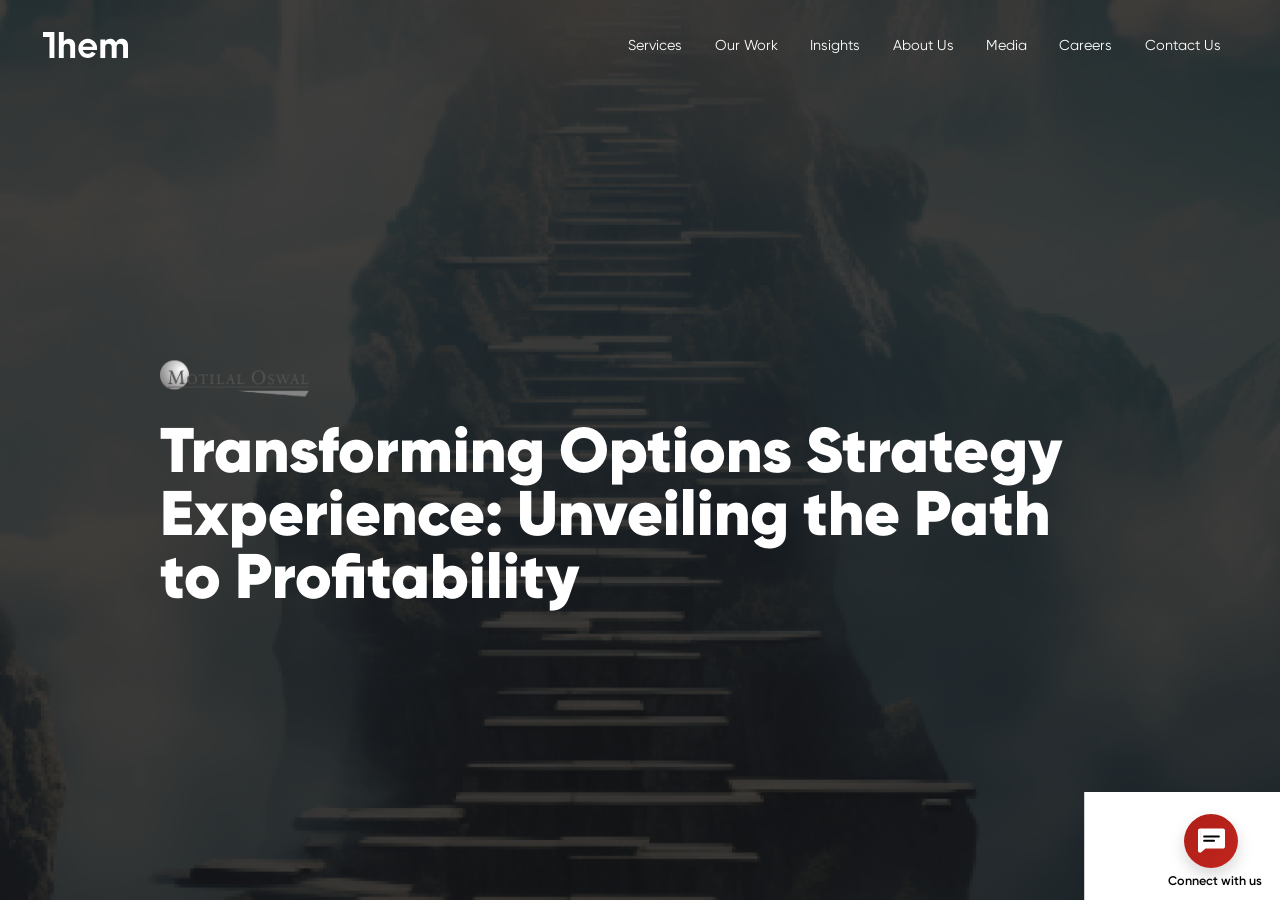
<file: mosl.html>
<!doctype html>
<html lang="en">
  <head>
    <meta charset="utf-8" />
    <meta http-equiv="X-UA-Compatible" content="IE=edge" />
    <meta
      name="viewport"
      content="width=device-width, initial-scale=1.0, maximum-scale=1.0, user-scalable=no"
    />
    <!-- Primary Meta Tags -->
    <title>Them Consulting | Case Study</title>
    <meta name="description" content="" />
    <meta name="keywords" content="" />
    <meta
      name="google-site-verification"
      content="fa0FZX2MF7MAZL35s2yApXsrSXepQZk1R01duNsot3Q"
    />
    <!-- Favicon -->
    <link
      rel="shortcut icon"
      href="assets/images/favicon.ico"
      type="image/x-icon"
    />
    <link
      rel="apple-touch-icon"
      sizes="180x180"
      href="assets/images/apple-touch-icon.png"
    />
    <link
      rel="icon"
      type="image/png"
      sizes="32x32"
      href="assets/images/favicon-32x32.png"
    />
    <link
      rel="icon"
      type="image/png"
      sizes="16x16"
      href="assets/images/favicon-16x16.png"
    />
    <!-- css group start -->
    <link rel="stylesheet" href="assets/css/libraries.css" />
    <link rel="stylesheet" type="text/css" href="assets/css/icons.css" />
    <link rel="stylesheet" type="text/css" href="assets/css/custom.css" />
    <link rel="stylesheet" type="text/css" href="assets/css/custom-ds.css" />
    <link
      rel="preload"
      href="assets/fonts/Gilroy-Regular.woff2"
      as="font"
      crossorigin
    />
    <link
      rel="preload"
      href="assets/fonts/Gilroy-Medium.woff2"
      as="font"
      crossorigin
    />
    <link
      rel="preload"
      href="assets/fonts/Gilroy-SemiBold.woff2"
      as="font"
      crossorigin
    />
    <link
      rel="preload"
      href="assets/fonts/Gilroy-Light.woff2"
      as="font"
      crossorigin
    />
    <link
      rel="preload"
      href="assets/fonts/Gilroy-Bold.woff2"
      as="font"
      crossorigin
    />
    <link
      rel="preload"
      href="assets/fonts/Gilroy-Black.woff2"
      as="font"
      crossorigin
    />
    <link rel="manifest" href="manifest.webmanifest" />
    <!-- Global site tag (gtag.js) - Google Analytics -->
    <script
      async
      src="https://www.googletagmanager.com/gtag/js?id=G-CYKT579DC1"
    ></script>
    <script>
      window.dataLayer = window.dataLayer || [];
      function gtag() {
        dataLayer.push(arguments);
      }
      gtag("js", new Date());
      gtag("config", "G-CYKT579DC1");
    </script>
    <!-- css group end -->
  </head>

  <body class="pg-dark">
    <h1 class="cm-not-in-page">Them</h1>
    <header>
      <!-- header start -->
      <div class="bs-header">
        <div class="logo-wrap">
          <a href="index.html" class="logo"
            ><img
              class="logo-white"
              src="assets/images/logo.svg"
              alt="Website Logo"
            /><img
              class="logo-black"
              src="assets/images/logo-black.svg"
              alt="Black Logo"
            />
          </a>
        </div>
        <div class="nav-wrap">
          <div class="nav-list-wrap">
            <ul class="nav-list">
              <li class="nav-item" data-route="services">
                <a href="services.html" class="nav-link">Services</a>
                <!-- Services Mega Menu Panel -->
                <div class="services-mega-panel">
                  <div class="nav-grid">
                    <div
                      class="nav-grid-links"
                      data-img="assets/images/products/card1.jpg"
                    >
                      <h1>
                        <a href="service-vision-strategy.html"
                          >Vision & Strategy</a
                        >
                      </h1>
                      <a
                        href="service-vision-strategy.html"
                        class="nav-grid-links-subtitle"
                        >Product Strategy</a
                      >
                      <a href="service-vision-strategy.html"
                        >Value Proposition Modelling</a
                      >
                      <a href="service-vision-strategy.html"
                        >Product Envisioning</a
                      >
                      <a href="service-vision-strategy.html">Productization</a>
                      <a href="service-vision-strategy.html">Storytelling</a>
                    </div>

                    <div
                      class="nav-grid-links"
                      data-img="assets/images/products/card3.png"
                    >
                      <h1><a href="service-launch.html">Launch</a></h1>
                      <a href="service-launch.html">Funnel Optimizer</a>
                      <a href="service-launch.html">Growth POD</a>
                      <a href="service-launch.html">Experience Mentorship</a>
                    </div>

                    <div
                      class="nav-grid-links"
                      data-img="assets/images/products/card2.png"
                    >
                      <h1>
                        <a href="service-design-and-develop.html"
                          >Design & Develop</a
                        >
                      </h1>
                      <a href="service-design-and-develop.html">MVP Design</a>
                      <a href="service-design-and-develop.html"
                        >Full UX Design</a
                      >
                      <a href="service-design-and-develop.html"
                        >Digital Transformation</a
                      >
                      <a href="service-design-and-develop.html">UX Testing</a>
                      <a href="service-design-and-develop.html">Plug UX</a>
                    </div>

                    <div
                      class="nav-grid-links"
                      data-img="assets/images/products/card4.jpg"
                    >
                      <h1><a href="service-maintain.html">Maintain</a></h1>
                      <a href="service-maintain.html">Agile UX</a>
                      <a href="service-maintain.html">Metric-Led Design</a>
                      <a href="service-maintain.html">Agile Research</a>
                      <a href="service-maintain.html">UX/CX</a>
                    </div>

                    <div class="nav-grid-image">
                      <a href="services.html">
                        <img
                          id="mega-service-img"
                          src="assets/images/products/card1.jpg"
                          alt="Services"
                        />
                      </a>
                    </div>
                  </div>
                </div>
              </li>
              <li class="nav-item" data-route="work">
                <a href="work.html" class="nav-link">Our work</a>
              </li>
              <li class="nav-item" data-route="insights">
                <a href="insights-perspective.html" class="nav-link"
                  >Insights</a
                >
              </li>
              <li class="nav-item" data-route="about">
                <a href="about-us.html" class="nav-link">About Us</a>
              </li>
              <li class="nav-item" data-route="media">
                <a href="media.html" class="nav-link">Media</a>
              </li>
              <li class="nav-item" data-route="careers">
                <a href="careers.html" class="nav-link">Careers</a>
              </li>
              <li class="nav-item" data-route="contact">
                <a href="contact.html" class="nav-link">Contact Us</a>
              </li>
            </ul>
            <div class="connect-info">
              <ul>
                <li>
                  <a class="mail" href="mailto:hello@them.consulting"
                    >hello@them.consulting</a
                  >
                </li>
                <!-- <li>
                                <a href="tel:+919892257629" class="tel">+91 9892257629</a>
                            </li> -->
              </ul>
            </div>
          </div>
        </div>

        <button class="menu-btn">
          <span class="menu-line"></span>
          <span class="menu-line"></span>
          <span class="menu-line"></span>
        </button>
      </div>
      <!-- header end -->
    </header>

    <div class="scroll-view" id="scroll-view">
      <main>
        <div class="main">
          <div class="bs-banner typ-career js-set-bg cm-block">
            <div class="container">
              <div class="banner-cont">
                <div class="logo-wrap">
                  <img src="assets/images/clients/4.png" />
                </div>
                <!-- <div class="mod-award">
                                <div class="award-img-wrap">
                                    <h3 class="a-title">Best utility<span class="cm-line-break">App
                                            2023</span></h3>
                                </div>
                            </div> -->
                <div class="banner-head">
                  <h2 class="banner-title cm-mob-hidden">
                    <span
                      class="cm-line-break cm-mob-inline titleReveal wow"
                      data-wow-duration="0.8s"
                      >Transforming Options Strategy</span
                    >
                    <span
                      class="cm-line-break cm-mob-inline titleReveal wow"
                      data-wow-duration="0.8s"
                      data-wow-delay="0.1s"
                      >Experience: Unveiling the Path</span
                    >
                    <span
                      class="cm-line-break cm-mob-inline titleReveal wow"
                      data-wow-duration="0.8s"
                      data-wow-delay="0.2s"
                      >to Profitability</span
                    >
                  </h2>
                  <h2 class="banner-title cm-mob-display">
                    <span
                      class="cm-line-break titleReveal wow"
                      data-wow-duration="0.8s"
                      >Transforming</span
                    >
                    <span
                      class="cm-line-break titleReveal wow"
                      data-wow-duration="0.8s"
                      data-wow-delay="0.1s"
                      >Options Strategy</span
                    >
                    <span
                      class="cm-line-break titleReveal wow"
                      data-wow-duration="0.8s"
                      data-wow-delay="0.2s"
                      >Experience:</span
                    >
                    <span
                      class="cm-line-break titleReveal wow"
                      data-wow-duration="0.8s"
                      data-wow-delay="0.3s"
                      >Unveiling</span
                    >
                    <span
                      class="cm-line-break titleReveal wow"
                      data-wow-duration="0.8s"
                      data-wow-delay="0.4s"
                      >the Path to</span
                    >
                    <span
                      class="cm-line-break titleReveal wow"
                      data-wow-duration="0.8s"
                      data-wow-delay="0.5s"
                      >Profitability</span
                    >
                  </h2>
                </div>
                <!-- <div class="bs-count-list typ-banner">
                                <div class="number-list">
                                    <div class="mod-count">
                                        <strong class="count">+<span class="num">51</span>%</strong>
                                        <p class="text">Conversion Rate</p>
                                    </div>
                                    <div class="mod-count">
                                        <strong class="count"><span class="num">7,200</span>Cr.</strong>
                                        <p class="text">Value of FD/RDs</p>
                                    </div>
                                    <div class="mod-count">
                                        <strong class="count"><span class="num">1,00,000</span></strong>
                                        <p class="text">Customers engaged</p>
                                    </div>
                                </div>
                            </div> -->
                <div class="img-wrap">
                  <img
                    src="assets/images/mosl-banner.png"
                    alt="banner"
                    class="js-fetch-src"
                  />
                </div>
              </div>
            </div>
            <!-- <div class="video-wrap">
                        <video class="js-video-fetch" id="video-slide" data-src="assets/videos/about-us-vid.mp4"
                            data-mbsrc="assets/videos/about-us-vid.mp4" src="" autoplay loop muted
                            preload="auto"></video>
                    </div> -->
          </div>
          <section>
            <div class="bs-work-tile typ-case-study">
              <div class="container">
                <div class="work-info">
                  <div class="work-head">
                    <h2 class="work-title title-prspc">
                      <span
                        class="cm-line-break titleReveal wow"
                        data-wow-duration="0.8s"
                        data-wow-delay="0.1s"
                        >The Business</span
                      >
                      <span
                        class="cm-line-break titleReveal wow"
                        data-wow-duration="0.8s"
                        data-wow-delay="0.2s"
                        >Challenge</span
                      >
                    </h2>
                  </div>
                  <div class="work-desc">
                    <p
                      class="fadeIn wow"
                      data-wow-duration="0.6s"
                      data-wow-delay="0.6s"
                    >
                      Motilal Oswal has developed a range of specialized
                      products catering to the derivative segment, characterized
                      by their intricacy, enabling traders to construct and
                      evaluate their own strategies. Despite the demand for
                      these sophisticated capabilities from derivative traders,
                      their adoption remains disappointingly low. Upon careful
                      introspection, the MOSL team recognized that numerous
                      potential users of the opportunity to explore and leverage
                      these valuable functionalities the primary factors
                      hindering the utilization of these features were
                    </p>
                    <p
                      class="fadeIn wow"
                      data-wow-duration="0.6s"
                      data-wow-delay="0.7s"
                    >
                      <span class="cm-bold"
                        >• Poor discoverability: Users were discovering these
                        products only by chance, indicating a
                      </span>
                      lack of effective visibility.
                    </p>
                    <p
                      class="fadeIn wow"
                      data-wow-duration="0.6s"
                      data-wow-delay="0.8s"
                    >
                      <span class="cm-bold"
                        >• Complexity barrier: The initial product design
                        catered to advanced options traders, making
                      </span>
                      it difficult for new users to engage in options trading.
                    </p>
                    <p
                      class="fadeIn wow"
                      data-wow-duration="0.6s"
                      data-wow-delay="0.9s"
                    >
                      <span class="cm-bold"
                        >• Abandonment of custom strategies: Advanced users were
                        frequently abandoning the </span
                      >process of creating custom strategies, highlighting the
                      need for a more user friendly approach.
                    </p>
                    <p
                      class="fadeIn wow"
                      data-wow-duration="0.6s"
                      data-wow-delay="1s"
                    >
                      <span class="cm-bold"
                        >• Value demonstration challenge: The inability to
                        effectively showcase the value of paid
                      </span>
                      offerings like Options Brain and TGS resulted in low
                      conversion rates.
                    </p>
                    <p
                      class="fadeIn wow"
                      data-wow-duration="0.6s"
                      data-wow-delay="1s"
                    >
                      <span class="cm-bold"
                        >• Impact on revenue: These challenges directly impacted
                        the user base and potential</span
                      >
                      revenue, necessitating the involvement of expert UX
                      assistance.
                    </p>
                  </div>
                </div>
              </div>
              <div class="work-showcase prlx-view prlx-video-full">
                <div class="prlx-box">
                  <video
                    class="js-video-fetch"
                    id="video-slide"
                    data-src="assets/videos/work3.mp4"
                    data-mbsrc="assets/videos/work3.mp4"
                    src=""
                    autoplay
                    loop
                    muted
                    preload="auto"
                  ></video>
                  <!-- <img src="assets/images/deep-domain.png" alt="deep domain"
                                    class="js-video-fetch"> -->
                </div>
              </div>
            </div>
          </section>
          <section>
            <div class="bs-section bs-col-content">
              <div class="container">
                <div class="sec-head">
                  <h2 class="cm-title">
                    <span
                      class="cm-line-break titleReveal wow"
                      data-wow-duration="0.8s"
                      data-wow-offset="0"
                      data-wow-delay="0.1s"
                      >Crafting the</span
                    >
                    <span
                      class="cm-line-break titleReveal wow"
                      data-wow-duration="0.8s"
                      data-wow-delay="0.2s"
                      >experience strategy</span
                    >
                  </h2>
                </div>
                <div class="sec-cont">
                  <div class="left-wrap">
                    <p>
                      To tackle the complex domain of options strategy, the
                      design team adopted an experience strategy to improve user
                      engagement and attract new customers. By understanding the
                      decision making processes and challenges faced by both
                      advanced options traders and dabblers, the team gained
                      valuable insights to inform their strategy.
                    </p>
                    <p>
                      <span class="cm-line-break cm-bold"
                        >Key elements of the experience strategy included:</span
                      >
                      • simplifying the user journey and structure to
                      accommodate both advanced traders and dabblers, while
                      maintaining the ability for deep customization.
                      <br />
                      • leveraging the existing ecosystem of web-based and
                      mobile products to provide entry points and contextual
                      nudges for options strategy discovery.
                      <br />
                      • utilizing various communication channels, such as email,
                      WhatsApp, and SMS, to raise awareness about the platforms
                      features and benefits.
                      <br />
                      • designing a prediction utility to help users find the
                      right strategies based on their market predictions.
                      <br />
                      • developing a structure and design that could effectively
                      cross sell paid services without relying solely on advisor
                      driven approaches
                      <br />
                      • enhancing the visual design of paid strategies to create
                      a premium perception and clearly communicating the
                      benefits and pricing options, including monthly
                      subscriptions and free trial periods
                    </p>
                  </div>
                  <div class="right-wrap">
                    <p>
                      <span class="cm-line-break cm-bold"
                        >Advanced Strategies and Dabblers' Dilemma</span
                      >
                      Through interviews with advanced traders and dabblers, the
                      design team gained valuable insights into user behavior
                      and preferences. Notable insights included:
                    </p>
                    <p>
                      • advanced traders relied on a few strategies that they
                      understood well and learned from successful peers.
                      <br />
                      • dabblers were interested in options trading for quick
                      financial gains but were deterred by the complexity of
                      existing solutions.
                      <br />
                      • both user groups were open to ready-made strategies and
                      willing to pay for them to try out
                    </p>
                    <p>
                      <span class="cm-line-break cm-bold"
                        >Discoverability and Contextual Nudges by Amplifying
                        Options Strategy Awareness</span
                      >
                      To improve discoverability, the team implemented a
                      multi-pronged approach, leveraging the existing product
                      ecosystem. Relevant entry points were identified across
                      web-based and mobile products, and contextual nudges were
                      placed at the end of user tasks to encourage engagement.
                      Additionally, communication channels like email, WhatsApp,
                      and SMS were utilized to raise awareness about the
                      platforms options strategy offerings.
                    </p>
                  </div>
                </div>
              </div>
            </div>
          </section>
          <section>
            <div class="step-img-wrap">
              <img src="assets/images/mosl-steps.png" alt="" />
            </div>
          </section>
          <section>
            <div class="bs-work-tile typ-case-study">
              <div class="container">
                <div class="work-info">
                  <div class="work-head">
                    <h2 class="work-title title-prspc">
                      <span
                        class="cm-line-break titleReveal wow"
                        data-wow-duration="0.8s"
                        data-wow-delay="0.1s"
                        >Experience</span
                      >
                      <span
                        class="cm-line-break titleReveal wow"
                        data-wow-duration="0.8s"
                        data-wow-delay="0.2s"
                        >Innovations</span
                      >
                    </h2>
                  </div>
                  <div class="work-desc">
                    <p
                      class="fadeIn wow"
                      data-wow-duration="0.6s"
                      data-wow-delay="0.6s"
                    >
                      To drive experience innovation and enhance user
                      engagement, we implemented several innovative features and
                      strategies. One key innovation was the introduction of a
                      smart contextual filtering system that allowed users, both
                      advanced traders and dabblers, to easily find the right
                      options strategies.
                    </p>
                    <p
                      class="fadeIn wow"
                      data-wow-duration="0.6s"
                      data-wow-delay="0.7s"
                    >
                      By analyzing distinct search behaviors and preferences, We
                      tailored the filtering options to cater to each user type,
                      ensuring relevant and personalized results. Additionally,
                      we developed a prediction utility that enabled users to
                      select strategies based on their market predictions,
                      empowering them to make informed decisions. Furthermore,
                      we focused on cross selling paid services such as Options
                      Brain and TGS by redesigning the visual presentation to
                      create a premium perception.
                    </p>
                    <p
                      class="fadeIn wow"
                      data-wow-duration="0.6s"
                      data-wow-delay="0.8s"
                    >
                      Clear communication about the benefits and cost of these
                      services, along with the introduction of monthly
                      subscription plans and a 15 day trial period, increased
                      their perceived value and reduced the barrier of upfront
                      costs. These experience innovations not only improved user
                      satisfaction but also resulted in increased adoption,
                      higher conversion rates, and overall business growth for
                      Motilal Oswal.
                    </p>
                  </div>
                </div>
              </div>
              <ul class="img-list">
                <li class="img-item">
                  <div class="img-wrap">
                    <picture>
                      <source
                        media="(max-width: 768px)"
                        srcset="assets/images/mosl-screen1-mb.png"
                      />
                      <img src="assets/images/mosl-screen1.png" alt="team" />
                    </picture>
                  </div>
                </li>
                <li class="img-item">
                  <div class="img-wrap">
                    <picture>
                      <source
                        media="(max-width: 768px)"
                        srcset="assets/images/mosl-screen2-mb.png"
                      />
                      <img src="assets/images/mosl-screen2.png" alt="team" />
                    </picture>
                  </div>
                </li>
                <li class="img-item">
                  <div class="img-wrap">
                    <picture>
                      <source
                        media="(max-width: 768px)"
                        srcset="assets/images/mosl-screen3-mb.png"
                      />
                      <img src="assets/images/mosl-screen3.png" alt="team" />
                    </picture>
                  </div>
                </li>
                <li class="img-item">
                  <div class="img-wrap">
                    <picture>
                      <source
                        media="(max-width: 768px)"
                        srcset="assets/images/mosl-screen4-mb.png"
                      />
                      <img src="assets/images/mosl-screen4.png" alt="team" />
                    </picture>
                  </div>
                </li>
                <li class="img-item">
                  <div class="img-wrap">
                    <picture>
                      <source
                        media="(max-width: 768px)"
                        srcset="assets/images/mosl-screen5-mb.png"
                      />
                      <img src="assets/images/mosl-screen5.png" alt="team" />
                    </picture>
                  </div>
                </li>
              </ul>
            </div>
          </section>
          <!-- <section>
                    <div class="container">
                        <div class="mod-video typ-lg">
                            <div class="img-wrap">
                                <img src="assets/images/build-video-thumbnail.jpg">
                                <div class="icon">
                                    <button class="icon-play js-video-btn"
                                        data-src="assets/videos/about-us-vid.mp4"></button>
                                    <h3 class="caption">How did we built it?</h3>
                                </div>

                            </div>
                        </div>
                    </div>
                </section> -->
          <section>
            <div class="bs-work-tile typ-count typ-case-study last-section">
              <div class="container">
                <div class="work-info">
                  <div class="work-head">
                    <h2 class="work-title title-prspc">
                      <span
                        class="cm-line-break titleReveal wow"
                        data-wow-duration="0.8s"
                        data-wow-delay="0.1s"
                        >Outcomes</span
                      >
                      <span
                        class="cm-line-break titleReveal wow"
                        data-wow-duration="0.8s"
                        data-wow-delay="0.2s"
                        >Delivered</span
                      >
                    </h2>
                  </div>
                  <div class="work-desc">
                    <p
                      class="fadeIn wow"
                      data-wow-duration="0.6s"
                      data-wow-delay="0.6s"
                    >
                      A revamped structure accommodated the needs of both
                      advanced traders and dabblers, providing simplicity while
                      enabling customization. Smart contextual filters were
                      implemented to help users easily find suitable options
                      strategies based on their preferences. The prediction
                      utility empowered users to find the right strategies based
                      on their market predictions.
                    </p>
                    <p
                      class="fadeIn wow"
                      data-wow-duration="0.6s"
                      data-wow-delay="0.7s"
                    >
                      Cross selling of paid services was improved by visually
                      differentiating them as premium offerings and emphasizing
                      their value through clear communication. The introduction
                      of monthly.
                    </p>
                    <p
                      class="fadeIn wow"
                      data-wow-duration="0.6s"
                      data-wow-delay="0.8s"
                    >
                      The multipronged strategy improved user experience,
                      enhanced discoverability, and led to business growth by
                      attracting new users and increasing revenue.
                    </p>
                    <!-- <p class="fadeIn wow" data-wow-duration="0.6s" data-wow-delay="0.6s">Accelerated
                                        disruption in business operation processes calls for relook at
                                        digitization as an approach to providing ease and driving conversion. It is
                                        no longer about moving offine processes to the digital channel to reduce
                                        operational cost. Its about building in the science of persuasion to influence
                                        decision making without being able to speak to the customer to gauge
                                        their needs.</p>
                                    <p class="fadeIn wow" data-wow-duration="0.6s" data-wow-delay="0.6s">A reimagined
                                        approach to providing payment solutions to small merchants,
                                        moved away from worrying about their business type and size but rather
                                        focus on who they want to be. Irrespective of their origins businesses aspire
                                        to grow in many ways, and need a suite of tools that help them get there.</p> -->
                  </div>
                </div>
              </div>
            </div>
          </section>
          <!-- <section>
                    <div class="bs-section prlx-view sec-bg prlx-video-full bs-achievement typ-case-study cm-block">
                        <div class="sec-cont">
                            <h2 class="cm-title typ-white">
                                <strong class="ach-num-40 wow titleReveal" data-wow-duration="0.8s"
                                    data-wow-offset="-20" data-wow-delay="0.1s">
                                    <span class="num">40</span>%
                                </strong>
                                <span class="cm-line-break cm-mob-inline titleReveal wow" data-wow-duration="0.8s"
                                    data-wow-offset="0" data-wow-delay="0.1s">Increase in conversion rates
                                </span>
                            </h2>
                        </div>
                        <div class="prlx-box">
                            <video preload="auto" loop="" muted="" autoplay="" playsinline="">
                                <source src="assets/videos/150.mp4" type="video/mp4">
                            </video>
                        </div>
                    </div>
                </section> -->
          <!-- <section>
                    <div class="bs-section bs-count-list">
                        <div class="container">
                            <div class="number-list">
                                <div class="mod-count">
                                    <strong class="count">+<span class="num">75</span>%</strong>
                                    <p class="text">Conversion Rate</p>
                                </div>
                                <div class="mod-count">
                                    <strong class="count"><span class="num">7,000</span>Cr.</strong>
                                    <p class="text">Value of FD/RDs</p>
                                </div>
                                <div class="mod-count">
                                    <strong class="count"><span class="num">1,00,000</span></strong>
                                    <p class="text">Customers engaged</p>
                                </div>
                            </div>
                        </div>
                    </div>
                </section> -->
          <!-- <section>
                    <div class="bs-section bs-testimonials">
                        <div class="container">
                            <div class="sec-head typ-logo">
                                <h2 class="cm-title">
                                    <span class="cm-line-break titleReveal wow" data-wow-duration="0.8s"
                                        data-wow-offset="0" data-wow-delay="0.1s">Testimonials</span>
                                </h2>
                                <div class="logo-wrap">
                                    <img src="assets/images/logo/axis-logo.png" alt="axis">
                                </div>
                            </div>
                        </div>
                        <div class="sec-cont">
                            <div class="swiper-container slideReveal wow" data-wow-duration="1.2s" data-wow-offset="20"
                                data-wow-delay="0.3s" id="testimonial-list">
                                <div class="swiper-wrapper">
                                    <div class="swiper-slide">
                                        <div class="mod-testimonials js-set-bg">
                                            <div class="img-wrap">
                                                <img src="assets/images/testimonials/case-test1.png" alt=""
                                                    class="js-fetch-src">
                                            </div>
                                            <div class="cont-wrap">
                                                <p class="desc">"We need to disrupt the standard for what is believed to
                                                    be a business, a service or a product."</p>
                                                <strong class="name">Manisha Singh</strong>
                                                <span class="designation">VP, Product Design</span>
                                            </div>
                                            <div class="icon-wrap">
                                                <button class="icon icon-play js-video-btn"
                                                    data-src="assets/videos/about-us-vid.mp4"></button>
                                            </div>
                                        </div>
                                    </div>
                                    <div class="swiper-slide">
                                        <div class="mod-testimonials js-set-bg">
                                            <div class="img-wrap">
                                                <img src="assets/images/testimonials/case-test2.png" alt=""
                                                    class="js-fetch-src">
                                            </div>
                                            <div class="cont-wrap">
                                                <p class="desc">"We need to disrupt the standard for what is believed to
                                                    be a business, a service or a product."</p>
                                                <strong class="name">Gyanendra Sharma</strong>
                                                <span class="designation">Product Manager</span>
                                            </div>
                                            <div class="icon-wrap">
                                                <button class="icon icon-play js-video-btn"
                                                    data-src="assets/videos/about-us-vid.mp4"></button>
                                            </div>
                                        </div>
                                    </div>
                                    <div class="swiper-slide">
                                        <div class="mod-testimonials js-set-bg">
                                            <div class="img-wrap">
                                                <img src="assets/images/testimonials/case-test1.png" alt=""
                                                    class="js-fetch-src">
                                            </div>
                                            <div class="cont-wrap">
                                                <p class="desc">"We need to disrupt the standard for what is believed to
                                                    be a business, a service or a product."</p>
                                                <strong class="name">Manisha Singh</strong>
                                                <span class="designation">VP, Product Design</span>
                                            </div>
                                            <div class="icon-wrap">
                                                <button class="icon icon-play js-video-btn"
                                                    data-src="assets/videos/about-us-vid.mp4"></button>
                                            </div>
                                        </div>
                                    </div>
                                </div>
                                <div class="swiper-navigation-wrap bg-light">
                                    <div class="swiper-button-prev">
                                        <span class="icon icon-left-arrow"></span>
                                    </div>
                                    <div class="swiper-pagination"></div>
                                    <div class="swiper-button-next">
                                        <span class="icon icon-right-arrow"></span>
                                    </div>
                                </div>
                            </div>
                        </div>
                    </div>
                </section> -->
          <!-- <section>
                    <div class="bs-section bs-awards">
                        <div class="container">
                            <div class="sec-head">
                                <h2 class="cm-title typ-white">
                                    <span class="cm-line-break titleReveal wow" data-wow-duration="0.8s"
                                        data-wow-offset="0" data-wow-delay="0.1s">Multiple Awards</span>
                                    <span class="cm-line-break titleReveal wow" data-wow-duration="0.8s"
                                        data-wow-delay="0.2s">& Recognitions</span>
                                </h2>
                            </div>
                            <div class="sec-cont">
                                <div class="award-wrap">
                                    <div class="img-wrap">
                                        <img src="assets/images/phone.png" alt="" />
                                    </div>
                                    <div class="info-wrap">
                                        <ul class="list">
                                            <li class="item">
                                                <div class="mod-award">
                                                    <div class="award-img-wrap">
                                                        <h3 class="a-title">Best utility<span class="cm-line-break">App
                                                                2023</span></h3>
                                                    </div>
                                                    <div class="a-desc">
                                                        <p>Lorem ipsum dolor sit amet, consectetur
                                                            adipiscing elit. Morbi lobortis sollicitudin congue.
                                                            Donec sodales urna at porttitor ultricies.</p>
                                                    </div>
                                                </div>
                                            </li>
                                            <li class="item">
                                                <div class="mod-award">
                                                    <div class="award-img-wrap">
                                                        <h3 class="a-title">Best utility<span class="cm-line-break">App
                                                                2023</span></h3>
                                                    </div>
                                                    <div class="a-desc">
                                                        <p>Lorem ipsum dolor sit amet, consectetur
                                                            adipiscing elit. Morbi lobortis sollicitudin congue.
                                                            Donec sodales urna at porttitor ultricies.</p>
                                                    </div>
                                                </div>
                                            </li>
                                        </ul>
                                    </div>
                                </div>
                            </div>
                        </div>
                    </div>
                </section> -->
          <!-- <section>
                    <div class="bs-section bs-news">
                        <div class="sec-head">
                            <div class="container">
                                <h2 class="cm-title">
                                    <span class="cm-line-break titleReveal wow" data-wow-duration="0.8s"
                                        data-wow-offset="0" data-wow-delay="0.1s">In the News</span>
                                </h2>
                            </div>
                        </div>
                        <div class="sec-cont">
                            <div class="swiper-container slideReveal wow" data-wow-duration="1.2s" data-wow-offset="20"
                                data-wow-delay="0.3s" id="news-list">
                                <div class="swiper-wrapper">
                                    <div class="swiper-slide">
                                        <div class="mod-news">
                                            <div class="logo-wrap">
                                                <img src="assets/images/logo/your-story.png" alt="your-story">
                                            </div>
                                            <h3 class="n-title">Lorem ipsum dolor sit amet</h3>
                                            <p class="n-desc">Lorem ipsum dolor sit amet, consectetur adipiscing
                                                elit.
                                                Morbi lobortis sollicitudin congue. Donec sodales urna
                                                at porttitor ultricies.</p>
                                            <div class="bottom-wrap">
                                                <span class="date">12th June 2023</span>
                                                <a href="#" class="btn btn-link btn-icon">
                                                    <span>View Story</span>
                                                    <span class="icon icon-right-arrow"></span>
                                                </a>
                                            </div>
                                        </div>
                                    </div>
                                    <div class="swiper-slide">
                                        <div class="mod-news">
                                            <div class="logo-wrap">
                                                <img src="assets/images/logo/your-story.png" alt="your-story">
                                            </div>
                                            <h3 class="n-title">Lorem ipsum dolor sit amet</h3>
                                            <p class="n-desc">Lorem ipsum dolor sit amet, consectetur adipiscing
                                                elit.
                                                Morbi lobortis sollicitudin congue. Donec sodales urna
                                                at porttitor ultricies.</p>
                                            <div class="bottom-wrap">
                                                <span class="date">12th June 2023</span>
                                                <a href="#" class="btn btn-link btn-icon">
                                                    <span>View Story</span>
                                                    <span class="icon icon-right-arrow"></span>
                                                </a>
                                            </div>
                                        </div>
                                    </div>
                                    <div class="swiper-slide">
                                        <div class="mod-news">
                                            <div class="logo-wrap">
                                                <img src="assets/images/logo/your-story.png" alt="your-story">
                                            </div>
                                            <h3 class="n-title">Lorem ipsum dolor sit amet</h3>
                                            <p class="n-desc">Lorem ipsum dolor sit amet, consectetur adipiscing
                                                elit.
                                                Morbi lobortis sollicitudin congue. Donec sodales urna
                                                at porttitor ultricies.</p>
                                            <div class="bottom-wrap">
                                                <span class="date">12th June 2023</span>
                                                <a href="#" class="btn btn-link btn-icon">
                                                    <span>View Story</span>
                                                    <span class="icon icon-right-arrow"></span>
                                                </a>
                                            </div>
                                        </div>
                                    </div>
                                </div>
                                <div class="swiper-navigation-wrap bg-light">
                                    <div class="swiper-button-prev">
                                        <span class="icon icon-left-arrow"></span>
                                    </div>
                                    <div class="swiper-pagination"></div>
                                    <div class="swiper-button-next">
                                        <span class="icon icon-right-arrow"></span>
                                    </div>
                                </div>
                            </div>

                        </div>

                    </div>
                </section> -->
        </div>
      </main>
      <footer>
        <!-- footer start -->
        <div class="bs-footer bg-dark prlx-view">
          <div class="prlx-box">
            <div class="container">
              <div class="footer-top">
                <div class="bs-talk">
                  <div class="lhs">
                    <h3 class="title">Let's Talk</h3>
                    <p>
                      Build hyper-competitive, disruptive products & services
                      for the new normal.
                    </p>
                    <a
                      href="contact.html"
                      data-url="contact.html"
                      data-id="contact-form"
                      class="js-scroll-to btn btn-link btn-icon"
                    >
                      <span>Let's Talk</span>
                      <span class="icon icon-right-arrow"></span>
                    </a>
                  </div>
                  <div class="rhs">
                    <div class="bs-tag">
                      <ul class="tag-list">
                        <li class="item">
                          <a
                            data-url="contact.html"
                            data-id="contact-form"
                            class="js-scroll-to active"
                            href="contact.html"
                            >UX Design</a
                          >
                        </li>
                        <li class="item">
                          <a
                            data-url="contact.html"
                            data-id="contact-form"
                            class="js-scroll-to"
                            href="contact.html"
                            >Product Design</a
                          >
                        </li>
                        <li class="item">
                          <a
                            data-url="contact.html"
                            data-id="contact-form"
                            class="js-scroll-to"
                            href="contact.html"
                            >Metric-led Design</a
                          >
                        </li>
                        <li class="item">
                          <a
                            data-url="contact.html"
                            data-id="contact-form"
                            class="js-scroll-to"
                            href="contact.html"
                            >Business-led Design</a
                          >
                        </li>
                        <li class="item">
                          <a
                            data-url="contact.html"
                            data-id="contact-form"
                            class="js-scroll-to"
                            href="contact.html"
                            >Business Experience Design</a
                          >
                        </li>
                        <li class="item">
                          <a
                            data-url="contact.html"
                            data-id="contact-form"
                            class="js-scroll-to"
                            href="contact.html"
                            >Teach UX</a
                          >
                        </li>
                        <li class="item">
                          <a
                            data-url="contact.html"
                            data-id="contact-form"
                            class="js-scroll-to"
                            href="contact.html"
                            >Teach Innovation</a
                          >
                        </li>
                        <li class="item">
                          <a
                            data-url="contact.html"
                            data-id="contact-form"
                            class="js-scroll-to"
                            href="contact.html"
                            >Mentor Startups</a
                          >
                        </li>
                        <li class="item">
                          <a
                            data-url="contact.html"
                            data-id="contact-form"
                            class="js-scroll-to"
                            href="contact.html"
                            >Thought Leadership</a
                          >
                        </li>
                        <li class="item">
                          <a
                            data-url="contact.html"
                            data-id="contact-form"
                            class="js-scroll-to"
                            href="contact.html"
                            >Setup UX Teams</a
                          >
                        </li>
                        <li class="item">
                          <a
                            data-url="contact.html"
                            data-id="contact-form"
                            class="js-scroll-to"
                            href="contact.html"
                            >Value Proposition Design</a
                          >
                        </li>
                      </ul>
                    </div>
                  </div>
                </div>
              </div>
              <div class="footer-middle">
                <div class="footer-nav">
                  <ul class="nav-list">
                    <li class="nav-item">
                      <a href="about-us.html" class="nav-link">About Us</a>
                    </li>
                    <li class="nav-item">
                      <a href="insights-perspective.html" class="nav-link"
                        >Insights</a
                      >
                    </li>
                    <li class="nav-item">
                      <a href="services.html" class="nav-link">Services</a>
                    </li>
                    <li class="nav-item">
                      <a href="work.html" class="nav-link">Our Work</a>
                    </li>
                    <li class="nav-item">
                      <a href="media.html" class="nav-link">Media</a>
                    </li>
                    <li class="nav-item">
                      <a href="contact.html" class="nav-link">Contact Us</a>
                    </li>
                  </ul>
                </div>
                <div class="reach-us">
                  <div class="address-list">
                    <div class="mod-address">
                      <h4 class="title">Mumbai</h4>
                      <p>
                        708, 7th Floor, Lodha Supremus, Opp. MTNL Telephone
                        Office, Saki Vihar Road, Chandivali, Powai  Mumbai -
                        400072
                      </p>
                    </div>
                    <div class="mod-address">
                      <h4 class="title">Gurgaon</h4>
                      <p>
                        alt.f,1st floor, Orchid Business Park, Sohna Road,
                        Sector 48, near Subhash Chowk, Gurgaon, Haryana, 122018
                      </p>
                    </div>
                  </div>
                  <div class="social-list">
                    <a
                      href="https://www.linkedin.com/company/30927268/"
                      target="_blank"
                      class="link"
                    >
                      <span class="icon icon-linkedin"></span>
                      <span class="text">LinkedIn</span>
                    </a>
                    <a
                      href="https://twitter.com/ThemConsulting"
                      target="_blank"
                      class="link"
                    >
                      <span class="icon icon-twitter"></span>
                      <span class="text">Twitter</span>
                    </a>

                    <a
                      href="https://www.facebook.com/them.consulting"
                      target="_blank"
                      class="link"
                    >
                      <span class="icon icon-facebook"></span>
                      <span class="text">Facebook</span>
                    </a>
                    <a
                      href="https://www.instagram.com/them.consulting"
                      target="_blank"
                      class="link"
                    >
                      <span class="icon icon-instagram"></span>
                      <span class="text">Instagram</span>
                    </a>
                  </div>
                </div>
              </div>
              <span class="copyright"
                >&#169; 2025 Them Consulting Pvt Ltd. Product Innovation &
                Design Company. All rights reserved.
              </span>
            </div>
          </div>
        </div>
        <!-- footer end -->
      </footer>
    </div>
    <div class="bs-video-modal">
      <div class="modal-cont">
        <button class="cls-btn">
          <span class="icon icon-close"></span>
        </button>
        <video
          class="js-modal-video-fetch"
          id="video-slide"
          src=""
          autoplay
          playsinline
          loop
          muted
          preload="auto"
        ></video>
      </div>
    </div>
    <div class="bs-chat">
      <div class="bs-form">
        <div class="form-head">
          <img src="assets/images/comment-icon.svg" />
          <h3 class="form-title">
            Let's connect
            <span>To discuss your ideas</span>
          </h3>
        </div>
        <form class="lead-gen">
          <input id="source" name="source" type="hidden" value="Lead Gen" />
          <input id="date" name="date" type="hidden" value="Current Date" />
          <div class="form-wrap">
            <div class="form-group">
              <label for="name" class="input-label">Name</label>
              <input
                id="name"
                name="name"
                type="text"
                class="form-control"
                placeholder="Enter your name"
              />
            </div>
            <div class="form-group">
              <label for="email" class="input-label">Email</label>
              <input
                id="email"
                name="email"
                type="email"
                class="form-control"
                placeholder="Enter your email"
              />
            </div>
            <div class="form-group">
              <label for="mobile" class="input-label">Mobile Number</label>
              <input
                id="mobile"
                name="mobile"
                maxlength="10"
                type="number"
                class="form-control"
                placeholder="Enter your mobile number"
              />
            </div>
            <div class="form-group">
              <div class="label-wrap">
                <label for="message" class="input-label">Write a message</label>
                <span class="word-text"
                  >Word Limit - <span id="charNum">0</span>/100</span
                >
              </div>
              <textarea
                id="message"
                name="message"
                type="text"
                class="form-control"
                placeholder="Write a short message"
                onkeyup="countChar(this)"
              ></textarea>
            </div>
          </div>
          <div class="form-action">
            <button
              class="btn btn-default btn-icon js-submit"
              name="submit"
              type="submit"
            >
              <span>Submit</span>
              <span class="icon icon-right-arrow"></span>
            </button>
          </div>
          <div class="result-wrap">
            <span class="success-text"
              >Information successfully recorded! We will get back to you
              shortly.</span
            >
            <span class="failure-text"
              >There seems to be some technical error. Please try again
              later!</span
            >
          </div>
        </form>
      </div>
      <button class="js-chat-btn">
        <div class="icon-wrap">
          <img src="assets/images/comment-icon.svg" class="image" />
          <span class="icon icon-close"></span>
        </div>
      </button>
    </div>
    <span class="chat-text c-text js-chat-btn">Connect with us</span>
    <div id="proxyScroll" class="proxy-scroll">
      <div id="proxyScrollContent"></div>
    </div>
    <!-- js group start -->
    <script src="assets/js/vendor.js"></script>

    <script type="text/javascript" src="assets/js/custom.js"></script>
    <!-- js group end -->
  </body>
</html>
</file>
<file: assets/css/libraries.css>
@charset "UTF-8"; /*!
 * animate.css -http://daneden.me/animate
 * Version - 3.7.0
 * Licensed under the MIT license - http://opensource.org/licenses/MIT
 *
 * Copyright (c) 2018 Daniel Eden
 */
@-webkit-keyframes fadeIn {
  from {
    opacity: 0;
  }
  to {
    opacity: 1;
  }
}
@keyframes fadeIn {
  from {
    opacity: 0;
  }
  to {
    opacity: 1;
  }
}
.fadeIn {
  -webkit-animation-name: fadeIn;
  animation-name: fadeIn;
  animation-timing-function: cubic-bezier(0.455, 0.03, 0.515, 0.955);
}
@-webkit-keyframes titleReveal {
  from {
    -webkit-transform: rotateX(-40deg) translate3d(0, 130%, 0);
    transform: rotateX(-40deg) translate3d(0, 130%, 0);
    opacity: 0;
  }
  to {
    -webkit-transform: rotateX(0) translate3d(0, 0, 0);
    transform: rotateX(0) translate3d(0, 0, 0);
    opacity: 1;
  }
}
@keyframes titleReveal {
  from {
    -webkit-transform: rotateX(-40deg) translate3d(0, 130%, 0);
    transform: rotateX(-40deg) translate3d(0, 130%, 0);
    opacity: 0;
  }
  to {
    -webkit-transform: rotateX(0) translate3d(0, 0, 0);
    transform: rotateX(0) translate3d(0, 0, 0);
    opacity: 1;
  }
}
@keyframes fadeReveal {
  from {
    opacity: 0;
    -webkit-transform: translateY(20%) translateZ(0);
    transform: translateY(20%) translateZ(0);
  }
  to {
    -webkit-transform: translateY(0) translateZ(0);
    transform: translateY(0) translateZ(0);
    opacity: 1;
  }
}
@-webkit-keyframes fadeReveal {
  from {
    opacity: 0;
    -webkit-transform: translateY(20%) translateZ(0);
    transform: translateY(20%) translateZ(0);
  }
  to {
    -webkit-transform: translateY(0) translateZ(0);
    transform: translateY(0) translateZ(0);
    opacity: 1;
  }
}
@keyframes slideReveal {
  from {
    opacity: 0;
    -webkit-transform: translateX(30%) translateZ(0);
    transform: translateX(30%) translateZ(0);
  }
  to {
    -webkit-transform: translateX(0) translateZ(0);
    transform: translateX(0) translateZ(0);
    opacity: 1;
  }
}
@-webkit-keyframes slideReveal {
  from {
    opacity: 0;
    -webkit-transform: translateX(30%) translateZ(0);
    transform: translateX(30%) translateZ(0);
  }
  to {
    -webkit-transform: translateX(0) translateZ(0);
    transform: translateX(0) translateZ(0);
    opacity: 1;
  }
}
.slideReveal {
  -webkit-animation-name: slideReveal;
  animation-name: slideReveal;
  animation-timing-function: cubic-bezier(0.215, 0.61, 0.355, 1);
}
.fadeReveal {
  -webkit-animation-name: fadeReveal;
  animation-name: fadeReveal;
  animation-timing-function: cubic-bezier(0.165, 0.84, 0.44, 1);
}
.titleReveal {
  position: relative;
  display: block;
  -webkit-animation-name: titleReveal;
  animation-name: titleReveal;
  animation-timing-function: cubic-bezier(0.13, 0.4, 0.17, 0.96);
}
.animated {
  -webkit-animation-duration: 1s;
  animation-duration: 1s;
  -webkit-animation-fill-mode: both;
  animation-fill-mode: both;
}
.animated.infinite {
  -webkit-animation-iteration-count: infinite;
  animation-iteration-count: infinite;
}
.animated.delay-1s {
  -webkit-animation-delay: 1s;
  animation-delay: 1s;
}
.animated.delay-2s {
  -webkit-animation-delay: 2s;
  animation-delay: 2s;
}
.animated.delay-3s {
  -webkit-animation-delay: 3s;
  animation-delay: 3s;
}
.animated.delay-4s {
  -webkit-animation-delay: 4s;
  animation-delay: 4s;
}
.animated.delay-5s {
  -webkit-animation-delay: 5s;
  animation-delay: 5s;
}
.animated.fast {
  -webkit-animation-duration: 0.8s;
  animation-duration: 0.8s;
}
.animated.faster {
  -webkit-animation-duration: 0.5s;
  animation-duration: 0.5s;
}
.animated.slow {
  -webkit-animation-duration: 2s;
  animation-duration: 2s;
}
.animated.slower {
  -webkit-animation-duration: 3s;
  animation-duration: 3s;
}
@media (print), (prefers-reduced-motion) {
  .animated {
    -webkit-animation: unset !important;
    animation: unset !important;
    -webkit-transition: none !important;
    transition: none !important;
  }
}
[data-scrollbar],
[scrollbar],
scrollbar {
  display: block;
  position: relative;
}
[data-scrollbar] .scroll-content,
[scrollbar] .scroll-content,
scrollbar .scroll-content {
  -webkit-transform: translateZ(0);
  transform: translateZ(0);
}
[data-scrollbar].sticky .scrollbar-track,
[scrollbar].sticky .scrollbar-track,
scrollbar.sticky .scrollbar-track {
  background: hsla(0, 0%, 87%, 0.75);
}
[data-scrollbar] .scrollbar-track,
[scrollbar] .scrollbar-track,
scrollbar .scrollbar-track {
  position: absolute;
  opacity: 0;
  z-index: 1;
  transition:
    opacity 0.5s ease-out,
    background 0.5s ease-out;
  background: 0 0;
  -webkit-user-select: none;
  -moz-user-select: none;
  -ms-user-select: none;
  user-select: none;
}
[data-scrollbar] .scrollbar-track.show,
[data-scrollbar] .scrollbar-track:hover,
[scrollbar] .scrollbar-track.show,
[scrollbar] .scrollbar-track:hover,
scrollbar .scrollbar-track.show,
scrollbar .scrollbar-track:hover {
  opacity: 1;
}
[data-scrollbar] .scrollbar-track:hover,
[scrollbar] .scrollbar-track:hover,
scrollbar .scrollbar-track:hover {
  background: hsla(0, 0%, 87%, 0.75);
}
[data-scrollbar] .scrollbar-track-x,
[scrollbar] .scrollbar-track-x,
scrollbar .scrollbar-track-x {
  bottom: 0;
  left: 0;
  width: 100%;
  height: 8px;
}
[data-scrollbar] .scrollbar-track-y,
[scrollbar] .scrollbar-track-y,
scrollbar .scrollbar-track-y {
  top: 0;
  right: 0;
  width: 8px;
  height: 100%;
}
[data-scrollbar] .scrollbar-thumb,
[scrollbar] .scrollbar-thumb,
scrollbar .scrollbar-thumb {
  position: absolute;
  top: 0;
  left: 0;
  width: 8px;
  height: 8px;
  background: rgba(0, 0, 0, 0.5);
  border-radius: 4px;
}
[data-scrollbar] .overscroll-glow,
[scrollbar] .overscroll-glow,
scrollbar .overscroll-glow {
  position: absolute;
  top: 0;
  left: 0;
  width: 100%;
  height: 100%;
}
@font-face {
  font-family: swiper-icons;
  src: url("data:application/font-woff;charset=utf-8;base64, [base64]//wADZ2x5ZgAAAywAAADMAAAD2MHtryVoZWFkAAABbAAAADAAAAA2E2+eoWhoZWEAAAGcAAAAHwAAACQC9gDzaG10eAAAAigAAAAZAAAArgJkABFsb2NhAAAC0AAAAFoAAABaFQAUGG1heHAAAAG8AAAAHwAAACAAcABAbmFtZQAAA/gAAAE5AAACXvFdBwlwb3N0AAAFNAAAAGIAAACE5s74hXjaY2BkYGAAYpf5Hu/j+W2+MnAzMYDAzaX6QjD6/4//Bxj5GA8AuRwMYGkAPywL13jaY2BkYGA88P8Agx4j+/8fQDYfA1AEBWgDAIB2BOoAeNpjYGRgYNBh4GdgYgABEMnIABJzYNADCQAACWgAsQB42mNgYfzCOIGBlYGB0YcxjYGBwR1Kf2WQZGhhYGBiYGVmgAFGBiQQkOaawtDAoMBQxXjg/wEGPcYDDA4wNUA2CCgwsAAAO4EL6gAAeNpj2M0gyAACqxgGNWBkZ2D4/wMA+xkDdgAAAHjaY2BgYGaAYBkGRgYQiAHyGMF8FgYHIM3DwMHABGQrMOgyWDLEM1T9/w8UBfEMgLzE////P/5//f/V/xv+r4eaAAeMbAxwIUYmIMHEgKYAYjUcsDAwsLKxc3BycfPw8jEQA/[base64]/uznmfPFBNODM2K7MTQ45YEAZqGP81AmGGcF3iPqOop0r1SPTaTbVkfUe4HXj97wYE+yNwWYxwWu4v1ugWHgo3S1XdZEVqWM7ET0cfnLGxWfkgR42o2PvWrDMBSFj/IHLaF0zKjRgdiVMwScNRAoWUoH78Y2icB/yIY09An6AH2Bdu/UB+yxopYshQiEvnvu0dURgDt8QeC8PDw7Fpji3fEA4z/PEJ6YOB5hKh4dj3EvXhxPqH/SKUY3rJ7srZ4FZnh1PMAtPhwP6fl2PMJMPDgeQ4rY8YT6Gzao0eAEA409DuggmTnFnOcSCiEiLMgxCiTI6Cq5DZUd3Qmp10vO0LaLTd2cjN4fOumlc7lUYbSQcZFkutRG7g6JKZKy0RmdLY680CDnEJ+UMkpFFe1RN7nxdVpXrC4aTtnaurOnYercZg2YVmLN/d/gczfEimrE/fs/bOuq29Zmn8tloORaXgZgGa78yO9/cnXm2BpaGvq25Dv9S4E9+5SIc9PqupJKhYFSSl47+Qcr1mYNAAAAeNptw0cKwkAAAMDZJA8Q7OUJvkLsPfZ6zFVERPy8qHh2YER+3i/BP83vIBLLySsoKimrqKqpa2hp6+jq6RsYGhmbmJqZSy0sraxtbO3sHRydnEMU4uR6yx7JJXveP7WrDycAAAAAAAH//wACeNpjYGRgYOABYhkgZgJCZgZNBkYGLQZtIJsFLMYAAAw3ALgAeNolizEKgDAQBCchRbC2sFER0YD6qVQiBCv/H9ezGI6Z5XBAw8CBK/m5iQQVauVbXLnOrMZv2oLdKFa8Pjuru2hJzGabmOSLzNMzvutpB3N42mNgZGBg4GKQYzBhYMxJLMlj4GBgAYow/P/PAJJhLM6sSoWKfWCAAwDAjgbRAAB42mNgYGBkAIIbCZo5IPrmUn0hGA0AO8EFTQAA")
    format("woff");
  font-weight: 400;
  font-style: normal;
}
:root {
  --swiper-Them-color: #007aff;
}
.swiper-container {
  margin-left: auto;
  margin-right: auto;
  position: relative;
  overflow: hidden;
  list-style: none;
  padding: 0;
  z-index: 1;
}
.swiper-container-vertical > .swiper-wrapper {
  flex-direction: column;
}
.swiper-wrapper {
  position: relative;
  width: 100%;
  height: 100%;
  z-index: 1;
  display: flex;
  transition-property: transform;
  box-sizing: content-box;
}
.swiper-container-android .swiper-slide,
.swiper-wrapper {
  transform: translate3d(0, 0, 0);
}
.swiper-container-multirow > .swiper-wrapper {
  flex-wrap: wrap;
}
.swiper-container-multirow-column > .swiper-wrapper {
  flex-wrap: wrap;
  flex-direction: column;
}
.swiper-container-free-mode > .swiper-wrapper {
  transition-timing-function: ease-out;
  margin: 0 auto;
}
.swiper-slide {
  flex-shrink: 0;
  width: 100%;
  height: 100%;
  position: relative;
  transition-property: transform;
}
.swiper-slide-invisible-blank {
  visibility: hidden;
}
.swiper-container-autoheight,
.swiper-container-autoheight .swiper-slide {
  height: auto;
}
.swiper-container-autoheight .swiper-wrapper {
  align-items: flex-start;
  transition-property: transform, height;
}
.swiper-container-3d {
  perspective: 1200px;
}
.swiper-container-3d .swiper-cube-shadow,
.swiper-container-3d .swiper-slide,
.swiper-container-3d .swiper-slide-shadow-bottom,
.swiper-container-3d .swiper-slide-shadow-left,
.swiper-container-3d .swiper-slide-shadow-right,
.swiper-container-3d .swiper-slide-shadow-top,
.swiper-container-3d .swiper-wrapper {
  transform-style: preserve-3d;
}
.swiper-container-3d .swiper-slide-shadow-bottom,
.swiper-container-3d .swiper-slide-shadow-left,
.swiper-container-3d .swiper-slide-shadow-right,
.swiper-container-3d .swiper-slide-shadow-top {
  position: absolute;
  left: 0;
  top: 0;
  width: 100%;
  height: 100%;
  pointer-events: none;
  z-index: 10;
}
.swiper-container-3d .swiper-slide-shadow-left {
  background-image: linear-gradient(
    to left,
    rgba(0, 0, 0, 0.5),
    rgba(0, 0, 0, 0)
  );
}
.swiper-container-3d .swiper-slide-shadow-right {
  background-image: linear-gradient(
    to right,
    rgba(0, 0, 0, 0.5),
    rgba(0, 0, 0, 0)
  );
}
.swiper-container-3d .swiper-slide-shadow-top {
  background-image: linear-gradient(
    to top,
    rgba(0, 0, 0, 0.5),
    rgba(0, 0, 0, 0)
  );
}
.swiper-container-3d .swiper-slide-shadow-bottom {
  background-image: linear-gradient(
    to bottom,
    rgba(0, 0, 0, 0.5),
    rgba(0, 0, 0, 0)
  );
}
.swiper-container-css-mode > .swiper-wrapper {
  overflow: auto;
  scrollbar-width: none;
  -ms-overflow-style: none;
}
.swiper-container-css-mode > .swiper-wrapper::-webkit-scrollbar {
  display: none;
}
.swiper-container-css-mode > .swiper-wrapper > .swiper-slide {
  scroll-snap-align: start start;
}
.swiper-container-horizontal.swiper-container-css-mode > .swiper-wrapper {
  scroll-snap-type: x mandatory;
}
.swiper-container-vertical.swiper-container-css-mode > .swiper-wrapper {
  scroll-snap-type: y mandatory;
}
:root {
  --swiper-navigation-size: 44px;
}
.swiper-button-next,
.swiper-button-prev {
  position: absolute;
  top: 50%;
  width: calc(var(--swiper-navigation-size) / 44 * 27);
  height: var(--swiper-navigation-size);
  margin-top: calc(-1 * var(--swiper-navigation-size) / 2);
  z-index: 10;
  cursor: pointer;
  display: flex;
  align-items: center;
  justify-content: center;
  color: var(--swiper-navigation-color, var(--swiper-Them-color));
}
.swiper-button-next.swiper-button-disabled,
.swiper-button-prev.swiper-button-disabled {
  opacity: 0.35;
  cursor: auto;
  pointer-events: none;
}
.swiper-button-next:after,
.swiper-button-prev:after {
  font-family: swiper-icons;
  font-size: var(--swiper-navigation-size);
  text-transform: none !important;
  letter-spacing: 0;
  text-transform: none;
  font-variant: initial;
  line-height: 1;
}
.swiper-button-prev,
.swiper-container-rtl .swiper-button-next {
  left: 10px;
  right: auto;
}
.swiper-button-prev:after,
.swiper-container-rtl .swiper-button-next:after {
  content: "prev";
}
.swiper-button-next,
.swiper-container-rtl .swiper-button-prev {
  right: 10px;
  left: auto;
}
.swiper-button-next:after,
.swiper-container-rtl .swiper-button-prev:after {
  content: "next";
}
.swiper-button-next.swiper-button-white,
.swiper-button-prev.swiper-button-white {
  --swiper-navigation-color: #ffffff;
}
.swiper-button-next.swiper-button-black,
.swiper-button-prev.swiper-button-black {
  --swiper-navigation-color: #000000;
}
.swiper-button-lock {
  display: none;
}
.swiper-pagination {
  position: absolute;
  text-align: center;
  transition: 0.3s opacity;
  transform: translate3d(0, 0, 0);
  z-index: 10;
}
.swiper-pagination.swiper-pagination-hidden {
  opacity: 0;
}
.swiper-container-horizontal > .swiper-pagination-bullets,
.swiper-pagination-custom,
.swiper-pagination-fraction {
  bottom: 10px;
  left: 0;
  width: 100%;
}
.swiper-pagination-bullets-dynamic {
  overflow: hidden;
  font-size: 0;
}
.swiper-pagination-bullets-dynamic .swiper-pagination-bullet {
  transform: scale(0.33);
  position: relative;
}
.swiper-pagination-bullets-dynamic .swiper-pagination-bullet-active {
  transform: scale(1);
}
.swiper-pagination-bullets-dynamic .swiper-pagination-bullet-active-main {
  transform: scale(1);
}
.swiper-pagination-bullets-dynamic .swiper-pagination-bullet-active-prev {
  transform: scale(0.66);
}
.swiper-pagination-bullets-dynamic .swiper-pagination-bullet-active-prev-prev {
  transform: scale(0.33);
}
.swiper-pagination-bullets-dynamic .swiper-pagination-bullet-active-next {
  transform: scale(0.66);
}
.swiper-pagination-bullets-dynamic .swiper-pagination-bullet-active-next-next {
  transform: scale(0.33);
}
.swiper-pagination-bullet {
  width: 8px;
  height: 8px;
  display: inline-block;
  border-radius: 100%;
  background: #000;
  opacity: 0.2;
}
button.swiper-pagination-bullet {
  border: none;
  margin: 0;
  padding: 0;
  box-shadow: none;
  -webkit-appearance: none;
  -moz-appearance: none;
  appearance: none;
}
.swiper-pagination-clickable .swiper-pagination-bullet {
  cursor: pointer;
}
.swiper-pagination-bullet-active {
  opacity: 1;
  background: var(--swiper-pagination-color, var(--swiper-Them-color));
}
.swiper-container-vertical > .swiper-pagination-bullets {
  right: 10px;
  top: 50%;
  transform: translate3d(0, -50%, 0);
}
.swiper-container-vertical
  > .swiper-pagination-bullets
  .swiper-pagination-bullet {
  margin: 6px 0;
  display: block;
}
.swiper-container-vertical
  > .swiper-pagination-bullets.swiper-pagination-bullets-dynamic {
  top: 50%;
  transform: translateY(-50%);
  width: 8px;
}
.swiper-container-vertical
  > .swiper-pagination-bullets.swiper-pagination-bullets-dynamic
  .swiper-pagination-bullet {
  display: inline-block;
  transition:
    0.2s transform,
    0.2s top;
}
.swiper-container-horizontal
  > .swiper-pagination-bullets
  .swiper-pagination-bullet {
  margin: 0 4px;
}
.swiper-container-horizontal
  > .swiper-pagination-bullets.swiper-pagination-bullets-dynamic {
  left: 50%;
  transform: translateX(-50%);
  white-space: nowrap;
}
.swiper-container-horizontal
  > .swiper-pagination-bullets.swiper-pagination-bullets-dynamic
  .swiper-pagination-bullet {
  transition:
    0.2s transform,
    0.2s left;
}
.swiper-container-horizontal.swiper-container-rtl
  > .swiper-pagination-bullets-dynamic
  .swiper-pagination-bullet {
  transition:
    0.2s transform,
    0.2s right;
}
.swiper-pagination-progressbar {
  background: rgba(0, 0, 0, 0.25);
  position: absolute;
}
.swiper-pagination-progressbar .swiper-pagination-progressbar-fill {
  background: var(--swiper-pagination-color, var(--swiper-Them-color));
  position: absolute;
  left: 0;
  top: 0;
  width: 100%;
  height: 100%;
  transform: scale(0);
  transform-origin: left top;
}
.swiper-container-rtl
  .swiper-pagination-progressbar
  .swiper-pagination-progressbar-fill {
  transform-origin: right top;
}
.swiper-container-horizontal > .swiper-pagination-progressbar,
.swiper-container-vertical
  > .swiper-pagination-progressbar.swiper-pagination-progressbar-opposite {
  width: 100%;
  height: 4px;
  left: 0;
  top: 0;
}
.swiper-container-horizontal
  > .swiper-pagination-progressbar.swiper-pagination-progressbar-opposite,
.swiper-container-vertical > .swiper-pagination-progressbar {
  width: 4px;
  height: 100%;
  left: 0;
  top: 0;
}
.swiper-pagination-white {
  --swiper-pagination-color: #ffffff;
}
.swiper-pagination-black {
  --swiper-pagination-color: #000000;
}
.swiper-pagination-lock {
  display: none;
}
.swiper-scrollbar {
  border-radius: 10px;
  position: relative;
  -ms-touch-action: none;
  background: rgba(0, 0, 0, 0.1);
}
.swiper-container-horizontal > .swiper-scrollbar {
  position: absolute;
  left: 1%;
  bottom: 3px;
  z-index: 50;
  height: 5px;
  width: 98%;
}
.swiper-container-vertical > .swiper-scrollbar {
  position: absolute;
  right: 3px;
  top: 1%;
  z-index: 50;
  width: 5px;
  height: 98%;
}
.swiper-scrollbar-drag {
  height: 100%;
  width: 100%;
  position: relative;
  background: rgba(0, 0, 0, 0.5);
  border-radius: 10px;
  left: 0;
  top: 0;
}
.swiper-scrollbar-cursor-drag {
  cursor: move;
}
.swiper-scrollbar-lock {
  display: none;
}
.swiper-zoom-container {
  width: 100%;
  height: 100%;
  display: flex;
  justify-content: center;
  align-items: center;
  text-align: center;
}
.swiper-zoom-container > canvas,
.swiper-zoom-container > img,
.swiper-zoom-container > svg {
  max-width: 100%;
  max-height: 100%;
  object-fit: contain;
}
.swiper-slide-zoomed {
  cursor: move;
}
.swiper-lazy-preloader {
  width: 42px;
  height: 42px;
  position: absolute;
  left: 50%;
  top: 50%;
  margin-left: -21px;
  margin-top: -21px;
  z-index: 10;
  transform-origin: 50%;
  animation: swiper-preloader-spin 1s infinite linear;
  box-sizing: border-box;
  border: 4px solid var(--swiper-preloader-color, var(--swiper-Them-color));
  border-radius: 50%;
  border-top-color: transparent;
}
.swiper-lazy-preloader-white {
  --swiper-preloader-color: #fff;
}
.swiper-lazy-preloader-black {
  --swiper-preloader-color: #000;
}
@keyframes swiper-preloader-spin {
  100% {
    transform: rotate(360deg);
  }
}
.swiper-container .swiper-notification {
  position: absolute;
  left: 0;
  top: 0;
  pointer-events: none;
  opacity: 0;
  z-index: -1000;
}
.swiper-container-fade.swiper-container-free-mode .swiper-slide {
  transition-timing-function: ease-out;
}
.swiper-container-fade .swiper-slide {
  pointer-events: none;
  transition-property: opacity;
}
.swiper-container-fade .swiper-slide .swiper-slide {
  pointer-events: none;
}
.swiper-container-fade .swiper-slide-active,
.swiper-container-fade .swiper-slide-active .swiper-slide-active {
  pointer-events: auto;
}
.swiper-container-cube {
  overflow: visible;
}
.swiper-container-cube .swiper-slide {
  pointer-events: none;
  -webkit-backface-visibility: hidden;
  backface-visibility: hidden;
  z-index: 1;
  visibility: hidden;
  transform-origin: 0 0;
  width: 100%;
  height: 100%;
}
.swiper-container-cube .swiper-slide .swiper-slide {
  pointer-events: none;
}
.swiper-container-cube.swiper-container-rtl .swiper-slide {
  transform-origin: 100% 0;
}
.swiper-container-cube .swiper-slide-active,
.swiper-container-cube .swiper-slide-active .swiper-slide-active {
  pointer-events: auto;
}
.swiper-container-cube .swiper-slide-active,
.swiper-container-cube .swiper-slide-next,
.swiper-container-cube .swiper-slide-next + .swiper-slide,
.swiper-container-cube .swiper-slide-prev {
  pointer-events: auto;
  visibility: visible;
}
.swiper-container-cube .swiper-slide-shadow-bottom,
.swiper-container-cube .swiper-slide-shadow-left,
.swiper-container-cube .swiper-slide-shadow-right,
.swiper-container-cube .swiper-slide-shadow-top {
  z-index: 0;
  -webkit-backface-visibility: hidden;
  backface-visibility: hidden;
}
.swiper-container-cube .swiper-cube-shadow {
  position: absolute;
  left: 0;
  bottom: 0;
  width: 100%;
  height: 100%;
  background: #000;
  opacity: 0.6;
  -webkit-filter: blur(50px);
  filter: blur(50px);
  z-index: 0;
}
.swiper-container-flip {
  overflow: visible;
}
.swiper-container-flip .swiper-slide {
  pointer-events: none;
  -webkit-backface-visibility: hidden;
  backface-visibility: hidden;
  z-index: 1;
}
.swiper-container-flip .swiper-slide .swiper-slide {
  pointer-events: none;
}
.swiper-container-flip .swiper-slide-active,
.swiper-container-flip .swiper-slide-active .swiper-slide-active {
  pointer-events: auto;
}
.swiper-container-flip .swiper-slide-shadow-bottom,
.swiper-container-flip .swiper-slide-shadow-left,
.swiper-container-flip .swiper-slide-shadow-right,
.swiper-container-flip .swiper-slide-shadow-top {
  z-index: 0;
  -webkit-backface-visibility: hidden;
  backface-visibility: hidden;
}
</file>
<file: assets/css/icons.css>
@font-face {
    font-family: 'icomoon';
    src: url('../icons/icomoon.eot?44o547');
    src: url('../icons/icomoon.eot?44o547#iefix') format('embedded-opentype'), url('../icons/icomoon.ttf?44o547') format('truetype'), url('../icons/icomoon.woff?44o547') format('woff'), url('../icons/icomoon.svg?44o547#icomoon') format('svg');
    font-weight: normal;
    font-style: normal;
    font-display: block;
}

[class^="icon-"],
[class*=" icon-"] {
    /* use !important to prevent issues with browser extensions that change fonts */
    font-family: 'icomoon' !important;
    speak: never;
    font-style: normal;
    font-weight: normal;
    font-variant: normal;
    text-transform: none;
    line-height: 1;
    /* Better Font Rendering =========== */
    -webkit-font-smoothing: antialiased;
    -moz-osx-font-smoothing: grayscale;
}

.icon-facebook:before {
    content: "\e90c";
    color: #fff;
}

.icon-instagram:before {
    content: "\e90b";
    color: #fff;
}

.icon-next:before {
    content: "\e90a";
}

.icon-dropdown:before {
    content: "\e909";
}

.icon-close:before {
    content: "\e908";
}

.icon-left-arrow:before {
    content: "\e900";
}

.icon-linkedin-o:before {
    content: "\e901";
}

.icon-behance:before {
    content: "\e902";
}

.icon-linkedin:before {
    content: "\e903";
}

.icon-medium:before {
    content: "\e904";
}

.icon-twitter:before {
    content: "\e905";
}

.icon-play:before {
    content: "\e906";
}

.icon-right-arrow:before {
    content: "\e907";
}
</file>
<file: assets/css/custom-ds.css>
.bs-work-tile .work-info {
  padding-bottom: 9.6rem;
}
.bs-clients .c-list {
  display: flex;
  align-items: center;
  justify-content: center;
}
.bs-clients .c-item {
  padding: 4rem 3rem;
  text-align: center;
  width: 20%;
}
.bs-clients .c-item img {
  width: auto;
  max-width: 100%;
  max-height: 4rem;
  filter: grayscale(100%);
  -webkit-filter: grayscale(100%);
}
.bs-clients .c-logo-grp .c-logo-item:nth-child(odd) {
  width: 80%;
  margin: 0 auto;
}
.bs-clients .c-logo-grp .c-logo-item:nth-child(even) {
  width: 100%;
  margin: 0 auto;
}
.bs-clients .c-logo-grp .c-logo-item:nth-child(even) .c-item {
  width: 16.67%;
  padding: 4rem 3.5rem;
}
.work-clt-logo {
  max-width: 30rem;
  margin: 3rem -1rem 0;
}
.work-clt-logo img {
  max-height: 3rem;
}
.work-clt-logo .clt-item {
  display: inline-block;
  vertical-align: middle;
  padding: 0 1rem 2rem;
}
.bs-work-tile .work-info .work-desc {
  margin-top: 0;
}
.work-head {
  position: relative;
}
.work-head .action-wrap {
  position: absolute;
  bottom: 0;
}
.work-head .action-wrap .btn-default {
  border-radius: 0.5rem;
  /* display: none; */
}
/** Career **/
.bs-innovation.typ-career .sec-cont {
  margin-left: 16rem;
  max-width: 52rem;
}
.bs-workshop.typ-career .tag-wrap {
  position: absolute;
  width: 52rem;
  left: auto;
  z-index: 1;
}
.bs-workshop.typ-career {
  height: 105rem;
}
.bs-workshop.typ-career.cm-block {
  clip-path: polygon(0 0, 100% 0, 100% 100%, 75% 100%, 75% 85%, 0 85%);
}
.bs-workshop.typ-career .sec-cont {
  width: 52rem;
}
.bs-workshop.typ-career .workshop-list .mod-num-info .info-wrap .info-title {
  min-height: 5.2rem;
}
.partner-wrap .p-list {
  display: flex;
  align-items: center;
  margin: 5rem -5rem;
}
.partner-wrap .p-item {
  padding: 0 5rem;
}
.banner-head .action-wrap .btn.btn-default {
  background-color: #fff;
  color: #000;
  border-color: #fff;
  padding: 1.4rem 1.5rem;
  border-radius: 1rem;
}
.bs-reach-out {
  height: 65rem;
}
.bs-reach-out .sec-head {
  display: flex;
  justify-content: space-between;
  margin-bottom: 10rem;
}
.bs-reach-out .sec-head .action-wrap .btn.btn-default {
  padding: 1.4rem 1.5rem;
  border-radius: 1rem;
}
.bs-reach-out .info-title {
  font-size: 2.4rem;
  line-height: 2.6rem;
  color: #000;
  font-family: "gilroy-medium";
  display: block;
  margin-bottom: 1.5rem;
}
.bs-reach-out .info-link {
  font-size: 2rem;
  line-height: 2.2rem;
  color: #000;
  font-family: "gilroy-semibold";
  position: relative;
}
.bs-reach-out .info-link::before {
  position: absolute;
  content: "";
  left: 0;
  bottom: 0;
  height: 1px;
  width: 0;
  background-color: #000;
  transition: ease 0.5s all;
}
.bs-reach-out .info-link:hover::before {
  width: 100%;
}
.mod-video .name {
  font-size: 1.8rem;
  line-height: 2rem;
  font-family: "gilroy-semibold";
  position: relative;
  margin: 5px 0;
}
.mod-video .period {
  font-size: 1.4rem;
  line-height: 1.6rem;
  font-family: "gilroy-medium";
  opacity: 0.69;
}
.mod-video .img-wrap {
  position: relative;
}
.mod-video .img-wrap img {
  display: block;
}
.mod-video .img-wrap::before {
  position: absolute;
  content: "";
  left: 0;
  right: 0;
  top: 0;
  bottom: 0;
  background: #000;
  opacity: 0.6;
}
.mod-video .icon {
  position: absolute;
  left: 50%;
  top: 50%;
  transform: translate(-50%, -50%);
  cursor: pointer;
  font-size: 4rem;
  color: #fff;
}
.mod-video.typ-lg {
  border-radius: 2rem;
  overflow: hidden;
}
.mod-video.typ-lg .icon {
  text-align: center;
  font-size: 6rem;
}
.mod-video .caption {
  font-family: "gilroy-black";
  font-size: 4.8rem;
}
.bs-videos .swiper-container {
  padding-left: 12.5%;
  padding-bottom: 6rem;
  padding-right: 1.5rem;
}
.bs-videos .swiper-slide {
  width: 50rem;
}
.bs-video-modal {
  position: fixed;
  left: 0;
  right: 0;
  top: 0;
  bottom: 0;
  background: rgba(0, 0, 0, 0.9);
  z-index: 6;
  display: none;
}
.bs-video-modal.active {
  display: block;
}
.bs-video-modal .modal-cont {
  width: 50rem;
  position: absolute;
  left: 50%;
  top: 50%;
  transform: translate(-50%, -50%);
}
.bs-video-modal .cls-btn {
  position: absolute;
  width: 2.4rem;
  height: 2.4rem;
  right: -1rem;
  top: -1rem;
  font-weight: 700;
  background-color: #fff;
  color: #000;
  text-align: center;
  cursor: pointer;
  border-radius: 50%;
}
.bs-video-modal .modal-cont #video-slide {
  width: 100%;
}
.bs-join-video .video-wrap #video-slide {
  width: 100%;
}
.bs-join-video {
  position: relative;
}
.bs-join-video .cont-wrap .cm-title.typ-sm {
  font-size: 2.4rem;
  line-height: 2.8rem;
}
.bs-join-video .cont-wrap .cm-title {
  font-size: 10rem;
  line-height: 10.4rem;
}
.bs-join-video .cont-wrap .desc {
  color: #fff;
}
.bs-join-video .cont-wrap .title-wrap {
  position: relative;
  width: 100%;
  margin-bottom: 0.5rem;
}
.bs-join-video .cont-wrap .title-wrap::before {
  position: absolute;
  content: "";
  left: 0;
  bottom: 0;
  width: 50%;
  height: 1px;
  background-color: #fff;
}
.bs-join-video .cont-wrap .title-wrap::after {
  position: absolute;
  content: "";
  width: 1.7rem;
  height: 1.7rem;
  border-radius: 50%;
  background-color: #fff;
  left: 50%;
  bottom: -0.8rem;
}
.bs-join-video::before {
  position: absolute;
  content: "";
  left: 0;
  right: 0;
  top: 0;
  bottom: 0;
  background: rgba(0, 0, 0, 0.7);
}
.bs-join-video .cont-wrap {
  position: absolute;
  left: 4.5rem;
  top: 50%;
  transform: translateY(-50%);
  width: 100%;
}
.bs-leadership {
  position: relative;
  padding: 2.4rem 0;
}
.bs-leadership::before {
  background-color: #ebebeb;
  position: absolute;
  content: "";
  width: 80%;
  right: 0;
  top: 0;
  bottom: 0;
  left: auto;
  z-index: -1;
}
.mod-leadership {
  display: flex;
  align-items: center;
}
.mod-leadership .img-wrap {
  width: 47.5rem;
  transform: scale(0.7);
  transform-origin: left center;
  transition: ease 0.3s all;
}
.swiper-slide-active .mod-leadership .img-wrap {
  transform: scale(1);
}
.mod-leadership .info-wrap {
  width: 64.5rem;
  padding: 0 7.5rem 0 6rem;
}
.mod-leadership .info-wrap .desc {
  color: #000;
  font-size: 2rem;
}
.mod-leadership .info-wrap .name {
  display: block;
  font-size: 1.8rem;
  line-height: 2rem;
  font-family: "gilroy-semibold";
  position: relative;
  margin: 1.5rem 0 0.5rem;
}
.mod-leadership .info-wrap .designation {
  display: block;
  font-size: 1.4rem;
  line-height: 1.6rem;
  font-family: "gilroy-medium";
  opacity: 0.69;
}
.mod-leadership .number-list {
  display: flex;
  justify-content: space-between;
  margin-top: 6rem;
}
.mod-count .count {
  font-size: 4.8rem;
  line-height: 4.2rem;
  font-family: "gilroy-black";
  position: relative;
  margin-bottom: 1rem;
  display: block;
}
.mod-count .text {
  font-size: 1.4rem;
  line-height: 1.7rem;
  font-family: "gilroy-regular";
  color: #000;
}
#leader-list .swiper-slide {
  width: 80%;
}
#leader-list .swiper-navigation-wrap {
  width: 14rem;
  margin-left: 75%;
  bottom: 0;
  position: absolute;
}
#leader-list .swiper-navigation-wrap .swiper-pagination {
  position: relative;
  width: auto;
  bottom: 0;
  font-size: 2rem;
}
.bs-gallery .swiper-slide {
  width: 36%;
}
.bs-gallery .swiper-wrapper {
  -webkit-transition-timing-function: linear !important;
  -o-transition-timing-function: linear !important;
  transition-timing-function: linear !important;
}
#gallery-list1 {
  margin-top: 4rem;
}
.bs-work-tile.typ-case-study .work-desc {
  margin-left: 12rem;
  margin-top: 4rem;
  width: 56rem;
}
.last-section {
  padding-bottom: 25rem;
}
.bs-col-content .sec-cont {
  display: flex;
  gap: 8rem;
  justify-content: space-between;
  max-width: 95%;
}
.bs-col-content .sec-cont p {
  margin-bottom: 3rem;
}
.cm-bold {
  font-weight: 700;
}
.bs-col-content .left-wrap,
.bs-col-content .right-wrap {
  flex: 1 1 0;
}
.bs-col-content .sec-cont .left-wrap p:last-child,
.bs-col-content .sec-cont .right-wrap p:last-child {
  margin-bottom: 0;
}
.step-img-wrap {
  text-align: center;
  background-color: #ebebeb;
}
.step-img-wrap img {
  width: auto;
  max-width: 100%;
}
.bs-work-tile .img-item .img-wrap {
  /* width: 40rem; */
  max-width: 100%;
  margin: 0 auto;
}
.bs-work-tile .img-item {
  text-align: center;
  /* margin-bottom: 6rem; */
}
.bs-work-tile.typ-count .work-info {
  padding-bottom: 0;
}
.bs-count-list .number-list {
  display: flex;
  justify-content: space-around;
  text-align: center;
  margin-bottom: 6rem;
}
.bs-count-list.typ-banner .number-list {
  margin-bottom: 0;
  margin-top: 6rem;
  justify-content: flex-start;
  gap: 6rem;
  /* max-width: 90%; */
}
.bs-count-list.typ-text .number-list {
  max-width: fit-content;
  margin-top: 8rem;
}

.bs-count-list.typ-banner .mod-count .count {
  color: #c5c5c5;
  font-size: 5.4rem;
  line-height: 5rem;
}
.bs-count-list.typ-banner .mod-count .text {
  color: #c5c5c5;
  font-size: 1.8rem;
  line-height: 2.2rem;
}
.bs-count-list.typ-text .mod-count .count {
  font-size: 4.2rem;
}
.bs-section .sec-head.typ-logo {
  display: flex;
  align-items: center;
  position: relative;
}
.bs-section .sec-head.typ-logo .logo-wrap img {
  max-height: 2.5rem;
  display: block;
  margin-left: 2rem;
}
.mod-testimonials {
  height: 44rem;
  width: 100%;
  border-radius: 1.5rem;
  overflow: hidden;
  position: relative;
  padding: 3.7rem 3.7rem 3.5rem 4rem;
}
.mod-testimonials::before {
  position: absolute;
  content: "";
  left: 0;
  bottom: 0;
  width: 100%;
  height: 100%;
  background: linear-gradient(
    0deg,
    rgba(0, 0, 0, 0.9) 30%,
    rgba(0, 0, 0, 0) 100%
  );
}
.mod-testimonials .cont-wrap {
  position: absolute;
  left: 4rem;
  bottom: 3.5rem;
  z-index: 1;
  max-width: 80%;
}
.mod-testimonials .cont-wrap .desc {
  font-size: 2.4rem;
  line-height: 4rem;
  font-family: "gilroy-bold";
  color: #fff;
  margin-bottom: 2.5rem;
}
.mod-testimonials .cont-wrap .name {
  font-size: 1.8rem;
  line-height: 1.8rem;
  font-family: "gilroy-regular";
  color: #fff;
  display: block;
  margin-bottom: 1rem;
}
.mod-testimonials .cont-wrap .designation {
  font-size: 1.4rem;
  line-height: 1.4rem;
  font-family: "gilroy-regular";
  color: #bbb7b6;
}
.mod-testimonials .icon-wrap {
  position: absolute;
  right: 3.7rem;
  top: 3.7rem;
}
.mod-testimonials .icon-wrap .icon {
  font-size: 4.8rem;
  color: #fff;
}
#testimonial-list .swiper-slide {
  width: 81rem;
}
#testimonial-list .swiper-navigation-wrap {
  margin-left: 80%;
  margin-top: 3rem;
}
#testimonial-list .swiper-navigation-wrap .swiper-pagination {
  position: relative;
  width: auto;
  bottom: 0;
  font-size: 2rem;
  display: none;
}
.bs-testimonials .swiper-container {
  padding-left: 12.5%;
  padding-right: 1.5rem;
}
.bs-testimonials {
  position: relative;
}
.bs-testimonials::before {
  position: absolute;
  content: "";
  background-color: #ebebeb;
  width: 100%;
  height: 47rem;
  top: 0;
}
.bs-banner .banner-cont .logo-wrap {
  margin-bottom: 2.5rem;
}
.bs-banner .banner-cont .logo-wrap img {
  max-height: 4rem;
  display: block;
  width: auto;
  filter: grayscale(1);
}
.bs-banner .banner-cont .logo-wrap.typ-sm-logo img {
  max-height: 8rem;
}
.bs-awards {
  background-color: #202022;
}
.mod-news {
  box-shadow: 0px 7px 16px 0 rgba(0, 0, 0, 0.16);
  transition: box-shadow 0.3s ease-in-out;
  overflow: hidden;
  padding: 4rem;
  border-radius: 1rem;
}
.mod-news:hover {
  box-shadow:
    0 10px 10px 2px rgba(0, 0, 0, 0.4),
    0 6px 30px 5px rgba(0, 0, 0, 0.14),
    0 8px 10px -7px rgba(0, 0, 0, 0.4);
}
.mod-news .logo-wrap {
  margin-bottom: 5rem;
}
.mod-news .logo-wrap img {
  width: auto;
  max-width: 100%;
  max-height: 6rem;
}
.mod-news .n-title {
  font-size: 2rem;
  color: #000;
  font-family: "gilroy-semibold";
  margin-bottom: 1rem;
}
.mod-news .n-desc {
  font-size: 1.5rem;
  color: #000;
  font-family: "gilroy-regular";
  padding-right: 2rem;
}
.mod-news .date {
  font-size: 1.2rem;
  color: #4e4e50;
  font-family: "gilroy-regular";
}
.mod-news .btn {
  text-transform: capitalize;
  color: #2a2a2d;
  font-size: 1.4rem;
  font-family: "gilroy-medium";
}
.mod-news .bottom-wrap {
  display: flex;
  align-items: center;
  justify-content: space-between;
  margin-top: 4rem;
}
.bs-news {
  padding-bottom: 25rem;
}
.bs-news .swiper-container {
  padding-left: 12.5%;
  padding-top: 1rem;
  padding-bottom: 6rem;
  padding-right: 1.5rem;
}
.bs-news .swiper-slide {
  width: 52rem;
}
#news-list .swiper-navigation-wrap {
  width: 8rem;
  margin-left: 71%;
  bottom: 0;
  position: absolute;
}
#news-list .swiper-navigation-wrap .swiper-pagination {
  position: relative;
  width: auto;
  bottom: 0;
  font-size: 2rem;
  display: none;
}
.bs-awards .award-wrap {
  display: flex;
  position: relative;
  width: 100%;
  flex-direction: row-reverse;
  align-items: flex-start;
  justify-content: space-between;
}
.bs-awards .info-wrap {
  width: 60%;
  padding-right: 5rem;
}
.bs-awards .img-wrap {
  width: 40%;
  /* position: absolute;
    right: -5rem;
    top: -10rem; */
  margin: -10rem -5rem 0 0;
  transform: scale(0.95);
  transform-origin: center center;
}
.bs-awards .list .item {
  margin-bottom: 8rem;
}
.bs-awards .list .item:last-child {
  margin-bottom: 0;
}
.mod-award {
  display: flex;
  align-items: center;
}
.mod-award .award-img-wrap {
  background: url("../images/feather.png") no-repeat center;
  background-size: contain;
  min-width: 18rem;
  height: 12.8rem;
  display: flex;
  align-items: center;
  justify-content: center;
}
.mod-award .a-desc {
  padding-left: 4.5rem;
}
.mod-award .a-desc p {
  font-size: 1.5rem;
  line-height: 2.8rem;
  font-family: "gilroy-regular";
  color: #fff;
}
.mod-award .a-title {
  text-align: center;
  font-size: 1.6rem;
  line-height: 2.1rem;
  text-transform: capitalize;
  color: #fff;
  font-family: "gilroy-semibold";
}
.bs-banner.typ-career .mod-award {
  position: absolute;
  right: -35rem;
  z-index: 1;
  top: 50%;
  transform: translateY(-50%);
}
.chat-text {
  position: fixed;
  z-index: 99999;
  right: 2rem;
  bottom: 1rem;
  text-align: center;
  font-size: 1.4rem;
  line-height: 2.1rem;
  font-family: "gilroy-semibold";
  mix-blend-mode: difference;
  color: #fff;
  cursor: pointer;
  /* display: none; */
}
.bs-chat {
  position: fixed;
  z-index: 99999;
  right: 4rem;
  bottom: 3rem;
  text-align: right;
  /* display: none; */
}
.bs-chat .icon-wrap {
  width: 6rem;
  height: 6rem;
  margin: 0 auto 0.5rem;
  text-align: center;
  background: linear-gradient(133.29deg, #b12019 14.52%, #bd241c 82.95%);
  color: #0370f3 !important;
  border-radius: 50%;
  overflow: hidden;
  padding: 1rem;
  box-shadow: 0px 7px 16px 0 rgba(0, 0, 0, 0.16);
  display: flex;
  align-items: center;
  justify-content: center;
}
.bs-chat .icon-wrap img {
  width: 3rem;
}
.bs-chat .c-text {
  text-align: center;
  font-size: 1.4rem;
  line-height: 2.1rem;
  font-family: "gilroy-semibold";
}
.bs-chat .bs-form {
  width: 30rem;
  background: url(../images/form-bg.png) no-repeat;
  background-size: cover;
  background-position: center center;
  /* background-color: #f5fffe; */
  border-radius: 1.2rem;
  overflow: hidden;
  margin-bottom: 1.5rem;
  text-align: left;
  display: none;
  box-shadow: 0px 7px 16px 0 rgba(0, 0, 0, 0.16);
  padding: 1.2rem 1.5rem 0;
}
/* .bs-chat .bs-form::before{
    content: '';
    position: absolute;
    background: linear-gradient(180deg, rgba(31, 31, 31, 0) 0%, #000000 88.75%);
    left: 0;
    right: 0;
    top: 0;
    bottom: 0;
    width: 100%;
    height: 100%;
} */
.bs-chat .bs-form.active {
  display: block;
}
.bs-chat .bs-form .form-head {
  display: flex;
  align-items: center;
}
.bs-chat .bs-form .form-head img {
  width: 5.2rem;
  margin-right: 1rem;
  padding: 0 1rem;
}
.bs-chat .bs-form .form-head .form-title {
  font-size: 2rem;
  line-height: normal;
  color: #fff;
  font-family: "gilroy-semibold";
}
.bs-chat .bs-form .form-head .form-title span {
  font-size: 1.4rem;
  line-height: 1.7rem;
  color: #fff;
  font-family: "gilroy-regular";
  display: block;
}
.bs-chat .bs-form .form-wrap {
  padding: 1.6rem 1.6rem 0rem;
  border-radius: 0.8rem;
  background: #fffffff2;
  width: 100%;
  margin: 1.5rem 0rem;
}
.bs-chat .bs-form form .result-wrap {
  background-color: #000;
  padding: 1rem;
  bottom: 2rem;
}
.bs-chat .bs-form form .result-wrap .success-text,
.bs-form form .result-wrap .failure-text {
  font-size: 1.4rem;
  line-height: 1.8rem;
}
.bs-chat .bs-form form .result-wrap.fail .failure-text {
  display: block;
}
.bs-chat .bs-form form {
  padding-bottom: 1.6rem;
}
.bs-chat .bs-form .form-group {
  margin-bottom: 1.8rem;
}
.bs-chat .bs-form .form-group .error-text {
  font-size: 1.1rem;
  bottom: -1.5rem;
}
.bs-chat .bs-form .form-control {
  font-size: 1.3rem;
  line-height: 1.6rem;
  background: transparent;
  color: #000;
  border: none;
  border-bottom: 1px solid #848484;
  font-weight: 400;
  padding: 0 0 0.4rem;
  font-family: "gilroy-medium";
}
.bs-chat .bs-form textarea.form-control {
  height: 7rem;
}
.bs-chat .bs-form .input-label {
  font-size: 1.4rem;
  line-height: 1.6rem;
  margin-bottom: 0.5rem;
  font-family: "gilroy-semibold";
}
.bs-chat .bs-form .label-wrap {
  display: flex;
  justify-content: space-between;
  align-items: center;
}
.bs-chat .bs-form .word-text {
  font-size: 1rem;
  line-height: 1.16rem;
  margin-bottom: 0.5rem;
  font-family: "gilroy-regular";
  color: #aeaeae;
}
.bs-chat .bs-form .btn.btn-default {
  padding: 1.2rem 2rem;
  font-size: 1.6rem;
  line-height: 1.9rem;
  font-family: "gilroy-regular";
  border-radius: 1rem;
  margin-left: auto;
  box-shadow: 4px 4px 8px 0px #a8a8a840;
  border: none;
}
.bs-chat .bs-form .btn.btn-default[disabled] {
  background: #404040;
  color: #fff;
  cursor: not-allowed;
  box-shadow:
    4px 4px 8px 0px rgba(168, 168, 168, 0.25),
    -4px -4px 8px 0px rgba(168, 168, 168, 0.25);
}
.bs-chat .bs-form .form-action {
  width: 100%;
}
.bs-chat .icon-wrap .icon {
  color: #fff;
  font-size: 4rem;
  display: none;
}
.bs-chat .btn.btn-icon .icon {
  margin-left: 0.7rem;
  font-size: 1.6rem;
  line-height: 1.6rem;
}
body {
  background-color: #fff;
}
.bs-team.typ-career .team-list .team-info .desc {
  display: block;
  opacity: 1;
  margin-top: 1.5rem;
}
.bs-team.typ-career .team-list .team-info {
  margin-top: 1.5rem;
}
.bs-team.typ-career .bs-count-list {
  margin-top: 1.5rem;
}
.bs-team.typ-career .bs-count-list .number-list {
  margin-bottom: 0;
  text-align: left;
  justify-content: start;
  gap: 0 1.5rem;
}
.bs-team .mod-count .count {
  font-size: 2.8rem;
  line-height: 2.1rem;
}
.bs-team .mod-count .text {
  font-size: 1.2rem;
  line-height: 1.5rem;
}
.bs-team.typ-career .swiper-slide {
  margin-right: 3.2rem !important;
}
.bs-team.typ-career .swiper-navigation-wrap {
  left: auto;
  right: 12.5%;
}
.lottie-animation-wrap {
  /* width: 100vw;
    height: 100vh; */
  position: relative;
}
.scrollbar-track.scrollbar-track-x {
  display: none !important;
}
.animationWindowDesk {
  height: 100vh;
  width: 100%;
  background-color: rgb(255, 255, 255);
}

.scroller {
  height: 100vh;
}

.animationWindowBottom {
  height: 100vh;
  width: 100%;
  background-color: rgb(255, 255, 255);
}

.animationWindowRed {
  height: 100vh;
  width: 100%;
  background-color: rgb(131, 36, 36);
}

.animationWindowBlue {
  height: 100vh;
  width: 100%;
  background-color: rgb(83, 61, 182);
}
/* Chrome, Safari, Edge, Opera */
input::-webkit-outer-spin-button,
input::-webkit-inner-spin-button {
  -webkit-appearance: none;
  margin: 0;
}
.bs-tag .tag-list .item a {
  font-size: 1.4rem;
  line-height: 1.6rem;
}

/* Firefox */
input[type="number"] {
  -moz-appearance: textfield;
}
.lyt-blog-details {
  display: flex;
}
.bs-blog-title {
  position: sticky;
  top: 10rem;
  left: 0;
  width: 56.7rem;
  height: 100vh;
  background-color: #202020;
  display: flex;
  align-items: center;
  /* padding: 12.8rem 7rem; */
  padding: 0 7rem 12.8rem;
  z-index: 1;
}
.content-wrap {
  width: calc(100% - 56.7rem);
  padding: 0 7rem;
}
.content-wrap .img-wrap {
  margin-bottom: 4rem;
}
.content-wrap .img-wrap.typ-full {
  margin-top: 6rem;
  text-align: center;
}
.content-wrap .img-wrap figcaption,
.content-wrap .img-wrap a {
  color: #5b6471;
  font-family: "gilroy-regular";
  font-size: 1.4rem;
  line-height: 1.2;
  margin-top: 0.5rem;
  text-align: center;
}
.content-wrap .img-wrap a {
  text-decoration: underline;
}
.content-wrap .img-wrap img {
  width: auto;
  max-width: 100%;
  display: block;
  margin: 0 auto;
}
.content-wrap .desc p {
  margin-bottom: 2rem;
  color: #5b6471;
  font-family: "gilroy-regular";
  font-size: 1.6rem;
  line-height: 2.7rem;
}
.content-wrap .desc strong {
  color: #202020;
  font-family: "gilroy-medium";
}
.content-wrap .desc a {
  text-decoration: underline;
}
.content-wrap .desc .text-lg {
  font-size: 2.4rem;
  font-family: "gilroy-medium";
}
.bs-blog-title .b-title {
  font-size: 5.5rem;
  line-height: normal;
  letter-spacing: 0.64px;
  color: #fff;
  font-family: "gilroy-bold";
}
.chip-list {
  display: flex;
  margin-top: 1.2rem;
  gap: 0.8rem;
}
.mod-chip {
  border-radius: 0.4rem;
  background: #474747;
  padding: 0.6rem 0.8rem;
  color: #b3b3b3;
  font-family: "gilroy-medium";
  font-size: 1.4rem;
  line-height: 1;
  text-transform: uppercase;
  overflow: hidden;
  transition: 0.3s ease all;
}
.mod-chip:hover {
  -webkit-box-shadow: 0 0 4px #b3b3b3;
  box-shadow: 0 0 4px #b3b3b3;
}
.bs-blog-title .bottom-wrap {
  margin-top: 4rem;
  display: flex;
  justify-content: space-between;
  align-items: center;
}
.bs-blog-title .date-wrap .d-item {
  color: #cfcfcf;
  font-family: "gilroy-regular";
  font-size: 1.2rem;
  line-height: 1.6rem;
  display: inline-block;
  padding-right: 0.8rem;
  position: relative;
}
.bs-blog-title .date-wrap .d-item:last-child::after {
  display: none;
}
.bs-blog-title .date-wrap .d-item::after {
  content: "";
  position: absolute;
  background: #ebebeb;
  width: 0.2rem;
  height: 0.2rem;
  border-radius: 50%;
  top: 50%;
  transform: translateY(-50%);
  right: 0;
}
.bs-blog-title .social-wrap {
  display: flex;
  justify-content: space-between;
  align-items: center;
}
.bs-blog-title .social-list {
  display: flex;
  gap: 1.2rem;
}
.bs-blog-title .social-item {
  width: 2.4rem;
  height: 2.4rem;
}
.bs-blog-title .s-title {
  color: #cfcfcf;
  font-family: "gilroy-regular";
  font-size: 1.4rem;
  line-height: 1.6rem;
  display: inline-block;
  padding-right: 0.8rem;
}
.lyt-blog-details {
  display: flex;
  padding: 10rem 0 12rem;
}
.lyt-blog-details .content-wrap h3 {
  color: #202020;
  font-family: "gilroy-bold";
  font-size: 2.4rem;
  line-height: 1;
  margin-bottom: 1.5rem;
}
.pg-blog-details {
  overflow: auto;
}
.lyt-blog-details .content-wrap .list-item li {
  list-style: disc;
  margin-left: 1.5rem;
}
.bs-form-modal {
  position: fixed;
  left: 0;
  right: 0;
  top: 0;
  bottom: 0;
  background: rgba(0, 0, 0, 0.7);
  z-index: 99999;
  display: none;
}
.bs-form-modal.active {
  display: flex;
  align-items: center;
  justify-content: center;
}
.js-blog-item {
  cursor: pointer;
}
.bs-form-modal .form-modal-body {
  width: 68rem;
  background: url("../images/modal-form-bg.png") no-repeat;
  background-size: cover;
  background-position: center center;
  padding: 4rem 2.8rem;
  border-radius: 1.2rem;
  position: relative;
  box-shadow:
    4px 4px 8px 0px rgba(80, 80, 80, 0.25),
    -4px -4px 8px 0px rgba(80, 80, 80, 0.25);
}
.bs-form-modal .form-modal-body .close-btn {
  position: absolute;
  right: 1.6rem;
  top: -5rem;
  width: 4rem;
  height: 4rem;
  border: 1px solid #fff;
  border-radius: 50%;
  color: #fff;
}
.bs-form-modal .form-modal-body .close-btn .icon {
  font-size: 2.6rem;
}
.bs-form-modal .form-modal-body::before {
  position: absolute;
  content: "";
  left: 0;
  right: 0;
  top: 0;
  bottom: 0;
  width: 100%;
  height: 100%;
  border-radius: 1.2rem;
  background: linear-gradient(90deg, rgba(31, 31, 31, 0) 0.93%, #000 63.93%);
}
.bs-form-modal .bs-form {
  width: 32.4rem;
  margin-left: auto;
  position: relative;
  z-index: 1;
}
.bs-form-modal .bs-form .form-head {
  display: flex;
  align-items: center;
}
.bs-form-modal .bs-form .form-head img {
  width: 5.8rem;
  margin-right: 0.8rem;
  padding: 0 1rem;
}
.bs-form-modal .bs-form .form-head .form-title {
  font-size: 2rem;
  line-height: normal;
  color: #fff;
  font-family: "gilroy-semibold";
}
.bs-form-modal .bs-form .form-head .form-title span {
  font-size: 1.4rem;
  line-height: 1.7rem;
  color: #fff;
  font-family: "gilroy-regular";
  display: block;
}
.bs-form-modal .bs-form .form-wrap {
  padding: 1.6rem 1.6rem 0rem;
  border-radius: 0.8rem;
  width: 100%;
  margin: 2.8rem 0rem 3.2rem;
  background: rgba(255, 255, 255, 0.95);
}
.bs-form-modal .bs-form form .result-wrap {
  background-color: #000;
  padding: 1rem;
  bottom: 2rem;
}
.bs-form-modal .bs-form form .result-wrap .success-text,
.bs-form form .result-wrap .failure-text {
  font-size: 1.4rem;
  line-height: 1.8rem;
}
.bs-form-modal .bs-form form .result-wrap.fail .failure-text {
  display: block;
}
.bs-form-modal .bs-form form {
  padding-bottom: 0rem;
}
.bs-form-modal .bs-form .form-group {
  margin-bottom: 2rem;
}
.bs-form-modal .bs-form .form-group .error-text {
  font-size: 1.1rem;
  bottom: -1.5rem;
}
.bs-form-modal .bs-form .form-control {
  font-size: 1.4rem;
  line-height: 1.6rem;
  background: transparent;
  color: #000;
  border: none;
  border-bottom: 1px solid #848484;
  font-weight: 400;
  padding: 0 0 0.4rem;
  font-family: "gilroy-medium";
}
.bs-form-modal .bs-form .input-label {
  font-size: 1.4rem;
  line-height: 1.6rem;
  margin-bottom: 0.8rem;
  font-family: "gilroy-semibold";
}
.bs-form-modal .bs-form .label-wrap {
  display: flex;
  justify-content: space-between;
  align-items: center;
}
.bs-form-modal .bs-form .btn.btn-default {
  padding: 1.2rem 2rem;
  font-size: 1.6rem;
  line-height: normal;
  font-family: "gilroy-semibold";
  border-radius: 0.8rem;
  margin-left: auto;
  background: #fff;
  color: #000;
  border: none;
  box-shadow:
    4px 4px 8px 0px rgba(80, 80, 80, 0.25),
    -4px -4px 8px 0px rgba(80, 80, 80, 0.25);
}
.bs-form-modal .bs-form .btn.btn-default[disabled] {
  background: #b4b4b4;
  cursor: not-allowed;
}
.bs-form-modal .bs-form .form-action {
  width: 100%;
}
@media (max-width: 767px) {
  .bs-clients .c-item {
    padding: 1.5rem 1rem;
  }
  .bs-clients .c-logo-grp .c-logo-item:nth-child(even) .c-item {
    padding: 1.5rem 1rem;
  }
  .bs-clients .c-list {
    margin: 0 -1.5rem;
  }
  .bs-work-tile .work-info .work-desc {
    margin-top: 3.6rem;
  }
  .bs-clients .c-logo-grp .c-logo-item:nth-child(odd) {
    width: 86%;
  }
  .bs-clients .c-item img {
    max-height: 6rem;
  }
  .work-head .action-wrap {
    position: static;
  }
  .bs-banner.typ-career .banner-title {
    text-align: left;
  }
  .bs-banner.typ-career.cm-block {
    clip-path: none;
  }
  .partner-wrap .p-list {
    margin: 4rem -0.5rem;
  }
  .partner-wrap .p-item {
    padding: 0 0.5rem;
  }
  .bs-join-video .cont-wrap {
    left: 1.5rem;
  }
  .bs-join-video .cont-wrap .cm-title {
    font-size: 4.8rem;
    line-height: 5.2rem;
  }
  .bs-join-video .cont-wrap .desc {
    max-width: 66.33%;
  }
  .bs-join-video .cont-wrap .title-wrap::before {
    width: 66.33%;
  }
  .bs-join-video .cont-wrap .title-wrap::after {
    left: 66.33%;
  }
  .bs-join-video .cont-wrap .title-wrap {
    margin-bottom: 2rem;
  }
  .bs-workshop.typ-career .tag-wrap {
    display: none;
  }
  .bs-workshop.typ-career .workshop-list .mod-num-info .info-wrap .info-title {
    min-height: auto;
    font-size: 1.8rem;
    font-family: "gilroy-light";
    letter-spacing: 1px;
  }
  .bs-workshop.typ-career .sec-cont {
    width: 100%;
  }
  .bs-workshop.typ-career .workshop-list .item {
    padding-right: 6rem;
    margin-bottom: 2rem;
  }
  .bs-workshop.typ-career {
    height: auto;
  }
  .bs-workshop.typ-career.cm-block {
    clip-path: polygon(0 0, 100% 0, 100% 92%, 57.3% 92%, 57.3% 100%, 0 100%);
  }
  .bs-innovation.typ-career .sec-cont {
    margin-left: 2.8rem;
    max-width: 24rem;
  }
  .bs-gallery .swiper-slide {
    width: 70%;
  }
  .bs-gallery .img-caption {
    font-size: 1.3rem;
  }
  #gallery-list1 {
    margin-top: 1.6rem;
  }
  .bs-videos .swiper-container {
    padding-left: 1.6rem;
    padding-bottom: 0;
  }
  .bs-videos .swiper-slide {
    width: 30rem;
  }
  .bs-reach-out {
    height: 60rem;
  }
  .bs-reach-out .sec-head {
    display: block;
    margin-bottom: 10rem;
  }
  .bs-reach-out .sec-head .action-wrap {
    display: block;
    margin-top: 3.2rem;
  }
  .bs-leadership {
    padding: 5rem 0;
  }
  .bs-leadership::before {
    width: 100%;
  }
  .mod-leadership {
    flex-direction: column;
  }
  .mod-leadership .img-wrap {
    transform: scale(1);
    width: 100%;
  }
  #leader-list .swiper-slide {
    width: 85%;
  }
  .mod-leadership .info-wrap {
    width: 100%;
    padding: 2rem 0 0 1.6rem;
  }
  .mod-leadership .info-wrap .desc {
    font-size: 1.6rem;
  }
  .mod-leadership .number-list {
    margin-top: 2rem;
  }
  .mod-count .count {
    font-size: 3.6rem;
    line-height: 3rem;
  }
  #leader-list {
    padding-bottom: 7rem;
  }
  #leader-list .swiper-navigation-wrap {
    display: flex;
    margin-left: auto;
    right: 3rem;
  }
  .bs-video-modal .modal-cont {
    width: 100%;
    padding: 1.6rem;
  }
  .bs-video-modal .cls-btn {
    right: 0.6rem;
    top: 0.6rem;
  }

  .bs-banner.typ-career .mod-award {
    position: absolute;
    right: 0;
    z-index: 1;
    top: -2rem;
    transform: translateY(0%);
  }
  .bs-banner .banner-cont .logo-wrap {
    margin-bottom: 1.5rem;
  }
  .bs-count-list.typ-banner .number-list {
    max-width: 100%;
    flex-wrap: wrap;
    justify-content: flex-start;
    gap: 3rem 4rem;
    margin-top: 3rem;
  }
  .bs-count-list.typ-banner .mod-count .count {
    color: #fff;
    font-size: 4rem;
    line-height: 3.5rem;
  }
  .bs-count-list.typ-banner .mod-count .text {
    font-size: 1.6rem;
    line-height: 1.8rem;
  }
  .bs-awards .award-wrap {
    flex-direction: column;
  }
  .bs-awards .info-wrap {
    width: 100%;
    padding-right: 0rem;
  }
  .bs-awards .img-wrap {
    text-align: center;
    width: auto;
    max-width: 100%;
    margin: 0;
    transform: scale(0.8);
    transform-origin: center right;
  }
  .bs-awards .list .item {
    margin-bottom: 3rem;
  }
  .mod-award .award-img-wrap {
    min-width: 10rem;
    height: 7.1rem;
  }
  .mod-award .a-desc {
    padding-left: 1rem;
  }
  .mod-award .a-desc p {
    font-size: 1.2rem;
    line-height: 2.1rem;
  }
  .mod-award .a-title {
    font-size: 1.1rem;
    line-height: 1.6rem;
  }
  .mod-news {
    padding: 2.5rem 2rem;
  }
  .mod-news .logo-wrap {
    margin-bottom: 1.8rem;
  }
  .mod-news .logo-wrap img {
    max-height: 5rem;
  }
  .mod-news .n-title {
    font-size: 1.6rem;
  }
  .mod-news .n-desc {
    font-size: 1.4rem;
    line-height: 2.8rem;
  }
  .mod-news .bottom-wrap {
    margin-top: 2rem;
  }
  .bs-news {
    padding-bottom: 20rem;
  }
  .bs-news .swiper-container {
    padding-left: 1.6rem;
  }
  .bs-news .swiper-slide {
    width: 29rem;
  }
  #news-list .swiper-navigation-wrap {
    width: 12rem;
    margin-left: 58%;
    display: flex;
  }
  #news-list .swiper-navigation-wrap .swiper-pagination {
    display: block;
  }
  .bs-section.bs-count-list {
    padding: 3rem 0 0;
  }
  .bs-count-list .mod-count .count {
    font-size: 2.4rem;
    line-height: 3rem;
    margin-bottom: 0.5rem;
  }
  .bs-count-list .mod-count .text {
    font-size: 1.2rem;
    line-height: 1.5rem;
  }
  .bs-achievement.typ-case-study {
    height: 20rem;
    margin-bottom: 0;
  }
  .bs-achievement.typ-case-study.cm-block {
    clip-path: none;
  }
  .bs-achievement.typ-case-study .sec-cont .cm-title strong {
    font-size: 7rem;
    line-height: 5rem;
  }
  .bs-section .sec-head.typ-logo {
    display: flex;
    align-items: center;
    position: relative;
  }
  .bs-section .sec-head.typ-logo .logo-wrap img {
    max-height: 2.5rem;
    display: block;
    margin-left: 2rem;
  }
  .mod-testimonials {
    height: 23.5rem;
    padding: 1rem;
  }
  .mod-testimonials::before {
    background: linear-gradient(
      0deg,
      rgba(0, 0, 0, 0.9) 15%,
      rgba(0, 0, 0, 0) 100%
    );
  }
  .mod-testimonials .cont-wrap {
    left: 1rem;
    bottom: 1rem;
    max-width: 100%;
  }
  .mod-testimonials .cont-wrap .desc {
    font-size: 1.6rem;
    line-height: 2rem;
    margin-bottom: 1rem;
  }
  .mod-testimonials .cont-wrap .name {
    font-size: 1.4rem;
    line-height: 1.4rem;
    margin-bottom: 0.5rem;
  }
  .mod-testimonials .cont-wrap .designation {
    font-size: 1.2rem;
    line-height: 1.2rem;
  }
  .mod-testimonials .icon-wrap {
    right: 2rem;
    top: 2rem;
  }
  .mod-testimonials .icon-wrap .icon {
    font-size: 2.5rem;
  }
  #testimonial-list .swiper-slide {
    width: 31rem;
  }
  #testimonial-list .swiper-navigation-wrap {
    width: 12rem;
    margin-left: 58%;
    display: flex;
  }
  #testimonial-list .swiper-navigation-wrap .swiper-pagination {
    display: block;
  }
  .bs-testimonials .swiper-container {
    padding-left: 1.5rem;
  }
  .bs-testimonials::before {
    height: 100%;
  }
  .bs-work-tile.typ-count .work-info {
    padding: 5.5rem 0 0;
  }
  .bs-work-tile.typ-count .work-title .cm-line-break {
    display: inline-block;
  }
  .bs-work-tile.typ-case-study .work-desc {
    margin-left: 0;
    padding-left: 0;
    width: 100%;
  }
  .mod-video.typ-lg {
    border-radius: 1rem;
  }
  .mod-video.typ-lg .icon {
    font-size: 3rem;
  }
  .mod-video .caption {
    font-size: 2.4rem;
  }
  .mod-video .icon {
    width: 100%;
  }
  .bs-work-tile.typ-case-study .work-info {
    padding: 5.5rem 0;
  }
  .bs-col-content .sec-cont {
    max-width: 100%;
    gap: 3rem;
    flex-direction: column;
  }
  .bs-col-content .sec-cont .cm-bold {
    /* font-weight: 400; */
  }
  .bs-chat {
    z-index: 4;
    right: 2.5rem;
  }
  .chat-text {
    right: 1rem;
    z-index: 4;
  }
  .bs-team.typ-career .swiper-slide {
    margin-right: 1.5rem !important;
  }
  .bs-team.typ-career .swiper-slide {
    width: 29.3rem;
  }
  .bs-team .bs-count-list .mod-count .text {
    font-size: 1.3rem;
  }
  .bs-team.typ-career .swiper-navigation-wrap {
    display: flex;
  }
  .bs-team.typ-career .swiper-container {
    padding-bottom: 5rem;
  }
  .bs-tag .tag-list .item a {
    font-size: 1.2rem;
    line-height: 1.4rem;
  }
  .bs-work-tile .img-item .img-wrap {
    max-width: 120%;
  }
  .bs-intro-block .intro-title {
    font-size: 3.4rem;
  }
  .last-section {
    padding-bottom: 20rem;
  }
  .bs-count-list.typ-text .number-list {
    justify-content: center;
    gap: 2.5rem;
    margin-top: 4rem;
  }
  .bs-count-list.typ-text .mod-count .count {
    font-size: 3.2rem;
    line-height: 3.5rem;
  }

  .lyt-blog-details {
    flex-direction: column;
  }
  .bs-blog-title {
    position: static;
    width: 100%;
    height: auto;
    padding: 4.8rem 1.6rem 4.8rem;
    margin-bottom: 3.2rem;
  }
  .content-wrap {
    width: 100%;
    padding: 0 1.6rem;
  }
  .content-wrap .img-wrap {
    margin-bottom: 2.5rem;
  }
  .content-wrap .img-wrap.typ-full {
    margin-top: 4rem;
  }
  .content-wrap .desc p {
    margin-bottom: 1.5rem;
    font-size: 1.4rem;
    line-height: 2.4rem;
  }
  .content-wrap .img-wrap figcaption,
  .content-wrap .img-wrap a {
    font-size: 1.3rem;
  }
  .content-wrap .desc .text-lg {
    font-size: 2rem;
  }
  .bs-blog-title .b-title {
    font-size: 3.2rem;
    letter-spacing: 0.4px;
  }
  .mod-chip {
    padding: 0.6rem;
    font-size: 1rem;
  }
  .bs-blog-title .bottom-wrap {
    margin-top: 2.5rem;
  }
  .bs-blog-title .date-wrap .d-item {
    font-size: 1rem;
  }
  .bs-blog-title .social-item {
    width: 1.8rem;
    height: 1.8rem;
  }
  .bs-blog-title .s-title {
    font-size: 1rem;
  }
  .lyt-blog-details {
    padding: 6rem 0 18rem;
  }
  .lyt-blog-details .content-wrap h3 {
    font-size: 2rem;
    margin-bottom: 1rem;
  }
  .bs-chat .icon-wrap {
    width: 4.8rem;
    height: 4.8rem;
  }
  .bs-chat .icon-wrap img {
    width: 2.4rem;
  }
  .bs-chat .icon-wrap .icon {
    font-size: 3rem;
  }
  .bs-form-modal .form-modal-body {
    width: 32rem;
    padding: 1.6rem 1.2rem;
    background: url("../images/modal-form-bg-mb.png");
  }
  .bs-form-modal .form-modal-body::before {
    background: linear-gradient(180deg, rgba(31, 31, 31, 0) 0.93%, #000 63.93%);
  }
  .bs-form-modal .bs-form {
    width: 100%;
    margin-top: 1rem;
  }
  .bs-form-modal .bs-form .form-head img {
    width: 6rem;
  }
  .bs-form-modal .bs-form .form-wrap {
    margin: 2.4rem 0rem 3.2rem;
  }
  .bs-form-modal .form-modal-body .close-btn {
    right: 1rem;
    top: -4rem;
    width: 3.2rem;
    height: 3.2rem;
  }
  .bs-form-modal .form-modal-body .close-btn .icon {
    font-size: 1.9rem;
  }
  .bs-advantage {
    height: auto;
  }
  .bs-specialize.typ-work .bs-tab {
    margin: 0;
  }
  .bs-specialize.typ-work .bs-tab .tab-content {
    padding: 0;
  }
  .bs-specialize.typ-work .bs-tab .tab-content .bs-work-tile .container {
    padding: 0;
  }
  .bs-advantage .tab-pane {
    min-height: 35rem;
  }
  .bs-specialize.typ-work .bs-tab .tab-link {
    white-space: nowrap;
  }
}

/* Career Slider CSS  */
.bs-section.career-gallery-section {
  padding: 3rem 0 !important;
}

#career-slider {
  position: relative;
}

#career-slider .bs-gallery .img-wrap {
  position: relative;
  overflow: hidden;
  width: 100%;
}

#career-slider .bs-gallery .img-wrap img {
  width: 100%;
  height: 300px !important;
  object-fit: cover;
  display: block;
}

#career-slider .bs-gallery .img-caption {
  position: absolute;
  bottom: 10px;
  left: 12px;
  right: 12px;
  margin: 0;
  color: #ffffff;
  font-size: 13px;
  font-weight: 500;
  z-index: 2;
  text-shadow: 0 1px 4px rgba(0, 0, 0, 0.7);
  pointer-events: none;
}

#career-slider #gallery-list1 {
  margin-top: 2rem !important;
}

@media (max-width: 1280px) {
  .bs-section.career-gallery-section {
    padding: 2.5rem 0 !important;
  }
  #career-slider .bs-gallery .img-wrap img {
    height: 180px !important;
  }
  #career-slider #gallery-list1 {
    margin-top: 1.5rem !important;
  }
}

@media (max-width: 1024px) {
  .bs-section.career-gallery-section {
    padding: 2rem 0 !important;
  }
  #career-slider .bs-gallery .img-wrap img {
    height: 160px !important;
  }
  #career-slider #gallery-list1 {
    margin-top: 1.2rem !important;
  }
}

@media (max-width: 767px) {
  .bs-section.career-gallery-section {
    padding: 1.5rem 0 !important;
  }
  #career-slider .bs-gallery .img-wrap img {
    height: 140px !important;
  }
  #career-slider #gallery-list1 {
    margin-top: 1rem !important;
  }
}

/* .career-slider-right-panel {
  position: absolute;
  top: -5%;
  right: 0;
  width: 35%;
  height: 110%;
  background-color: #0370f3;
  z-index: 10;
  border-radius: 50px 0 0 50px;
  border: 1px solid rgba(241, 241, 241, 1);
  padding-inline: 60px;
  display: flex;
  align-items: center;
  justify-content: center;
  flex-direction: column;
} */

.career-slider-right-panel {
  position: absolute;
  top: -5%;
  right: 0;
  width: 35%;
  height: 110%;
  background-color: rgba(0, 0, 0, 0.4);
  z-index: 10;
  border-radius: 50px 0 0 50px;
  padding-inline: 60px;
  display: flex;
  align-items: center;
  justify-content: center;
  flex-direction: column;
  -webkit-backdrop-filter: blur(10px);
  backdrop-filter: blur(10px);
  /* box-shadow: 0px 20px 50px rgba(0, 0, 0, 0.4); */
}

.career-panel-content {
  display: flex;
  flex-direction: column;
  gap: 16px;
}

.career-panel-content .title {
  font-family: "gilroy-Medium";
  font-weight: 400;
  font-size: 60px;
  line-height: 64px;
  letter-spacing: 0px;
  color: rgba(255, 255, 255, 1);
  margin: 0px;
}

.career-panel-content .desc {
  font-size: 20px;
  line-height: 26px;
  font-weight: 400;
  letter-spacing: 0px;
  color: rgba(255, 255, 255, 1);
}

.career-inside-flex-panel {
  display: flex;
  align-items: center;
  gap: 16px;
}

.career-inside-flex-panel .icons {
  font-size: 16px;
  color: white;
  height: 16px;
  width: 16px;
}

.career-inside-flex-panel p {
  font-size: 20px;
  line-height: 26px;
  letter-spacing: 0px;
  color: rgba(255, 255, 255, 1);
}

.career-inside-flex-panel span {
  font-family: "gilroy-Bold";
}

/* Career Slider Right Panel Responsive */
@media (max-width: 1280px) {
  .career-slider-right-panel {
    padding-inline: 40px;
  }
  .career-panel-content .title {
    font-size: 48px;
    line-height: 52px;
  }
  .career-panel-content .desc,
  .career-inside-flex-panel p {
    font-size: 17px;
    line-height: 23px;
  }
}

@media (max-width: 1024px) {
  .career-slider-right-panel {
    width: 42%;
    padding-inline: 28px;
    top: -3%;
    height: 106%;
    border-radius: 36px 0 0 36px;
  }
  .career-panel-content {
    gap: 12px;
  }
  .career-panel-content .title {
    font-size: 36px;
    line-height: 42px;
  }
  .career-panel-content .desc,
  .career-inside-flex-panel p {
    font-size: 15px;
    line-height: 21px;
  }
  .career-inside-flex-panel {
    gap: 10px;
  }
}

@media (max-width: 767px) {
  .career-slider-right-panel {
    position: absolute;
    top: -3%;
    right: 0;
    width: 46%;
    height: 106%;
    border-radius: 24px 0 0 24px;
    padding-inline: 16px;
  }
  .career-panel-content {
    gap: 8px;
  }
  .career-panel-content .title {
    font-size: 22px;
    line-height: 26px;
  }
  .career-panel-content .desc,
  .career-inside-flex-panel p {
    font-size: 12px;
    line-height: 16px;
  }
  .career-inside-flex-panel {
    gap: 6px;
  }
  .career-inside-flex-panel .icons {
    width: 12px;
    height: 12px;
    flex-shrink: 0;
  }
}

@media (max-width: 480px) {
  .career-slider-right-panel {
    width: 48%;
    padding-inline: 12px;
    border-radius: 20px 0 0 20px;
  }
  .career-panel-content {
    gap: 6px;
  }
  .career-panel-content .title {
    font-size: 18px;
    line-height: 22px;
  }
  .career-panel-content .desc,
  .career-inside-flex-panel p {
    font-size: 11px;
    line-height: 14px;
  }
  .career-inside-flex-panel {
    gap: 4px;
  }
  .career-inside-flex-panel .icons {
    width: 10px;
    height: 10px;
    flex-shrink: 0;
  }
}

/* Job Section  */
#build-section {
  position: relative;
  background-image: url("/assets/images/careers/job.png");
  background-size: cover;
  background-position: center;
  background-repeat: no-repeat;
  /* height: 100vh; */
  width: 100%;
}

#build-section::before {
  content: "";
  position: absolute;
  inset: 0;
  background: rgba(0, 0, 0, 0.6);
  z-index: 0;
}

#build-section .container {
  position: relative;
  z-index: 1;
}

.job-title {
  margin: 0px;
  font-family: "gilroy-Bold";
  font-size: 48px;
  line-height: 110.00000000000001%;
  letter-spacing: 0%;
  color: rgba(255, 255, 255, 1);
}

.job-grid-sections {
  display: grid;
  grid-template-columns: repeat(2, 1fr);
  gap: 32px;
  margin-top: 48px;
}

.job-card {
  padding: 24px 32px;
  border-top-left-radius: 12px;
  border-top-right-radius: 12px;
  background-color: transparent;
  border: 1px solid rgba(255, 255, 255, 0.12);
  box-shadow: 0px 4px 24px 0px rgba(0, 0, 0, 0.2);
  -webkit-backdrop-filter: blur(12px);
  backdrop-filter: blur(12px);
  flex: 1;
  display: flex;
  flex-direction: column;
}

.job-inside-flex {
  display: flex;
  flex-direction: column;
  gap: 12px;
  height: 100%;
}

.job-title-chips {
  display: flex;
  justify-content: space-between;
  align-items: center;
}

.job-title-chips h3 {
  margin: 0px;
  font-family: "gilroy-Bold";
  font-size: 24px;
  line-height: 28px;
  letter-spacing: 0%;
  color: rgba(255, 255, 255, 1);
}

.job-title-chips p {
  background-color: rgba(198, 185, 229, 1);
  padding: 6px 12px;
  border-radius: 10000px;
  font-size: 12px;
  line-height: 16px;
  letter-spacing: 0.25px;
  color: rgba(34, 5, 98, 1);
}

.job-title-another-chips {
  display: flex;
  flex-wrap: wrap;
  gap: 8px;
  width: 80%;
}

.job-title-another-chips p {
  background-color: rgba(255, 255, 255, 0.12);
  border: 1px solid rgba(255, 255, 255, 0.3);
  padding: 6px 8px;
  border-radius: 24px;
  font-size: 12px;
  line-height: 12px;
  color: rgba(255, 255, 255, 1);
  -webkit-backdrop-filter: blur(10px);
  backdrop-filter: blur(10px);
  box-shadow: 0px 4px 12px 0px rgba(0, 0, 0, 0.25);
  font-weight: 400;
}

.job-location-seperate {
  display: flex;
  flex-direction: column;
  height: 100%;
}

.job-location {
  color: rgba(32, 32, 34, 1);
  background-color: rgba(255, 255, 255, 1);
  padding: 12px 32px;
  border-bottom-left-radius: 12px;
  border-bottom-right-radius: 12px;
  display: flex;
  align-items: center;
  justify-content: space-between;
  margin-top: auto;
}

.job-inside-location {
  display: flex;
  align-items: center;
  gap: 4px;
}

.job-inside-location img {
  width: 16px;
  height: 16px;
}

.job-inside-location p {
  font-size: 14px;
  line-height: 14px;
  letter-spacing: 0%;
  color: rgba(32, 32, 34, 1);
}

.job-apply-btn {
  display: flex;
  align-items: center !important;
  gap: 4px;
}

.job-apply-btn p {
  margin: 0;
  font-family: "gilroy-Bold", sans-serif;
  font-size: 18px;
  line-height: 120%;
  color: rgba(0, 0, 0, 1);
}

.job-apply-btn span {
  display: flex;
  align-items: center;
  justify-content: center;
  width: 24px;
  height: 24px;
  color: rgba(0, 0, 0, 1);
  line-height: 1;
  font-weight: bold;
}

@media (max-width: 1024px) {
  #build-section {
    height: auto;
    padding: 60px 0;
  }

  .job-title {
    font-size: 36px;
  }

  .job-grid-sections {
    gap: 24px;
    margin-top: 36px;
  }

  .job-card {
    padding: 20px 24px;
  }

  .job-location {
    padding: 12px 24px;
  }

  .job-title-chips h3 {
    font-size: 20px;
    line-height: 24px;
  }

  .job-title-another-chips {
    width: 100%;
  }
}

@media (max-width: 767px) {
  #build-section {
    height: auto;
    padding: 40px 0;
  }

  .job-title {
    font-size: 30px;
    line-height: 36px;
  }

  .job-grid-sections {
    grid-template-columns: 1fr;
    gap: 20px;
    margin-top: 28px;
  }

  .job-card {
    padding: 16px 20px;
  }

  .job-location {
    padding: 10px 20px;
  }

  .job-title-chips h3 {
    font-size: 18px;
    line-height: 22px;
  }

  .job-title-chips p {
    font-size: 11px;
    padding: 4px 10px;
  }

  .job-title-another-chips {
    width: 100%;
    gap: 6px;
  }

  .job-title-another-chips p {
    font-size: 11px;
    padding: 4px 8px;
  }

  .job-apply-btn p {
    font-size: 15px;
  }

  .job-inside-location p {
    font-size: 13px;
  }
}

@media (max-width: 480px) {
  .job-title {
    font-size: 26px;
    line-height: 32px;
  }

  .job-card {
    padding: 14px 16px;
  }

  .job-location {
    padding: 10px 16px;
  }

  .job-title-chips h3 {
    font-size: 16px;
    line-height: 20px;
  }

  .job-inside-flex {
    gap: 10px;
  }

  .job-apply-btn p {
    font-size: 14px;
  }
}

/* Learning  */

.learning-section {
  position: relative;
  overflow: visible;
  padding: 4rem 0 !important;
}

.learning-section::before {
  content: "";
  position: absolute;
  width: 450px;
  height: 450px;
  top: 0;
  right: 0;

  background-image: url("/assets/images/careers/lines.png");
  background-size: contain;
  background-position: top right;
  background-repeat: no-repeat;

  z-index: 0;
  pointer-events: none;
}

#learning-section {
  position: relative;
  z-index: 1;
}

#learning-section .learning-grid-section {
  position: relative;
  z-index: 2;
}

#learning-section h1 {
  margin: 0;
  font-family: "gilroy-Bold";
  font-size: 38px;
  line-height: 44px;
  letter-spacing: 0%;
  color: rgba(32, 32, 34, 1);
  width: 50%;
  margin-bottom: 24px;
}
.learning-grid-section {
  display: grid;
  grid-template-columns: repeat(2, 1fr);
  gap: 36px;
  align-items: center;
}

.learning-content-section {
  display: flex;
  flex-direction: column;
  gap: 24px;
}

.learning-content-section .learning-inside-content {
  display: flex;
  flex-direction: column;
  gap: 16px;
}

.learning-content-section .learning-inside-content .title {
  font-size: 20px;
  line-height: 28px;
  letter-spacing: 0%;
  color: rgba(32, 32, 34, 1);
}

.learning-content-section .learning-inside-content .logo {
  display: flex;
  align-items: center;
  justify-content: space-between;
}

.learning-content-section .learning-inside-content .logo img {
  object-fit: contain;
  width: 119px;
  max-height: 56px;
}

.learning-inside-content-second {
  display: grid;
  grid-template-columns: repeat(2, 1fr);
  gap: 16px;
}

.learning-inside-content-second .box {
  background-color: rgba(195, 195, 195, 0.2);
  border: 1px solid rgba(241, 241, 241, 1);
  border-radius: 12px;
  padding: 20px 16px;
  display: flex;
  align-items: center;
  justify-content: center;
  flex-direction: column;
  gap: 4px;
}

.learning-inside-content-second .box h3 {
  margin: 0px;
  font-size: 38px;
  line-height: 42px;
  font-family: "Gilroy-Bold";
  background: linear-gradient(
    180deg,
    rgba(0, 0, 0, 1) 0%,
    rgba(140, 140, 140, 1) 100%
  );
  -webkit-background-clip: text;
  background-clip: text;
  -webkit-text-fill-color: transparent;
}

.learning-inside-content-second .box p {
  font-size: 15px;
  line-height: 20px;
  letter-spacing: 0px;
  color: rgba(32, 32, 34, 1);
  margin: 0;
}

.learning-second {
  display: flex;
  flex-direction: column;
  gap: 20px;
}

.learning-second a {
  background-color: rgba(10, 10, 10, 1);
  border-radius: 10px;
  font-size: 16px;
  font-family: "Gilroy-Medium";
  line-height: 18px;
  letter-spacing: 0px;
  color: rgba(255, 255, 255, 1);
  width: fit-content;
  padding: 12px 18px;
  display: flex;
  align-items: center;
  justify-content: center;
  gap: 10px;
}

.learning-second a span {
  color: rgba(255, 255, 255, 1);
  cursor: pointer;
  font-size: 20px;
  margin-top: 1px;
}

.learning-right {
  padding: 28px 32px;
  border-radius: 28px;
  border: 1px solid rgba(241, 241, 241, 1);
  background-color: rgba(195, 195, 195, 0.1);
  -webkit-backdrop-filter: blur(45px);
  backdrop-filter: blur(45px);
}

.learning-right-card {
  display: flex;
  flex-direction: column;
  gap: 20px;
}

.learning-right-inside-card {
  display: flex;
  flex-direction: column;
  gap: 6px;
}

.learning-right-inside-card h2 {
  font-size: 18px;
  font-family: "Gilroy-SemiBold";
  line-height: 120%;
  letter-spacing: 0%;
  color: rgba(32, 32, 34, 1);
  margin: 0;
}

.learning-right-inside-card p {
  font-size: 14px;
  line-height: 130%;
  letter-spacing: 0%;
  color: rgba(32, 32, 34, 1);
  margin: 0;
}

.learning-right-inside-card hr {
  border: 0.5px solid rgba(32, 32, 34, 1);
  width: 100%;
  margin-top: 12px;
  opacity: 0.2;
}

/* Learning Section Responsive */
@media (max-width: 1024px) {
  #learning-section h1 {
    width: 100%;
    font-size: 36px;
    line-height: 42px;
    margin-bottom: 24px;
  }

  .learning-grid-section {
    gap: 32px;
  }

  .learning-content-section {
    gap: 32px;
  }

  .learning-content-section .learning-inside-content .title {
    font-size: 20px;
    line-height: 28px;
  }

  .learning-content-section .learning-inside-content .logo img {
    width: 90px;
  }

  .learning-inside-content-second .box {
    padding: 24px 16px;
  }

  .learning-inside-content-second .box h3 {
    font-size: 36px;
    line-height: 36px;
  }

  .learning-inside-content-second .box p {
    font-size: 15px;
    line-height: 22px;
  }

  .learning-second {
    gap: 32px;
  }

  .learning-right {
    padding: 32px 24px;
    border-radius: 36px;
  }

  .learning-right-card {
    gap: 36px;
  }

  .learning-section::before {
    width: 300px;
    height: 300px;
  }
}

@media (max-width: 767px) {
  #learning-section h1 {
    width: 100%;
    font-size: 28px;
    line-height: 34px;
    margin-bottom: 20px;
  }

  .learning-grid-section {
    grid-template-columns: 1fr;
    gap: 32px;
  }

  .learning-content-section {
    gap: 28px;
  }

  .learning-inside-content {
    gap: 16px;
  }

  .learning-content-section .learning-inside-content .title {
    font-size: 16px;
    line-height: 24px;
  }

  .learning-content-section .learning-inside-content .logo {
    gap: 12px;
    justify-content: space-between;
  }

  .learning-content-section .learning-inside-content .logo img {
    width: 75px;
  }

  .learning-inside-content-second {
    gap: 12px;
  }

  .learning-inside-content-second .box {
    padding: 20px 12px;
  }

  .learning-inside-content-second .box h3 {
    font-size: 30px;
    line-height: 30px;
  }

  .learning-inside-content-second .box p {
    font-size: 14px;
    line-height: 20px;
  }

  .learning-second {
    gap: 28px;
  }

  .learning-second a {
    font-size: 15px;
    padding: 14px 18px;
    width: 100%;
    text-align: center;
    justify-content: center;
  }

  .learning-right {
    padding: 24px 20px;
    border-radius: 24px;
  }

  .learning-right-card {
    gap: 24px;
  }

  .learning-right-inside-card h2 {
    font-size: 18px;
    line-height: 22px;
  }

  .learning-right-inside-card p {
    font-size: 14px;
    line-height: 20px;
  }

  .learning-section::before {
    width: 200px;
    height: 200px;
    opacity: 0.4;
  }
}

@media (max-width: 480px) {
  #learning-section h1 {
    font-size: 24px;
    line-height: 30px;
  }

  .learning-content-section .learning-inside-content .title {
    font-size: 15px;
    line-height: 22px;
  }

  .learning-content-section .learning-inside-content .logo img {
    width: 65px;
  }

  .learning-inside-content-second .box h3 {
    font-size: 26px;
    line-height: 26px;
  }

  .learning-inside-content-second .box p {
    font-size: 13px;
    line-height: 18px;
  }

  .learning-right {
    padding: 20px 16px;
    border-radius: 20px;
  }
}

/* // Growth  */

#growth-section {
  position: relative;
  overflow: visible;
}

#growth-section::after {
  content: "";
  position: absolute;
  width: 304px;
  height: 609px;
  right: 0;
  top: 10%;
  background-image: url("/assets/images/careers/growth.png");
  background-position: right center;
  background-repeat: no-repeat;
  z-index: 0;
  pointer-events: none;
}

.growth-section h1,
.growth-section-grid,
.growth-another-conetnt {
  position: relative;
  z-index: 1;
}

.growth-section h1 {
  font-family: "Gilroy-Bold";
  font-size: 48px;
  line-height: 48px;
  letter-spacing: 0%;
  color: rgba(32, 32, 34, 1);
}

.growth-section-grid {
  display: grid;
  grid-template-columns: repeat(4, 1fr);
  gap: 58px;
  margin-top: 28px;
  padding: 48px 32px;
  border-radius: 50px;
  border: 1px solid rgba(241, 241, 241, 1);
  background-color: rgba(195, 195, 195, 0.1);
  -webkit-backdrop-filter: blur(45px);
  backdrop-filter: blur(45px);
}

.growth-card-content {
  display: flex;
  flex-direction: column;
  gap: 4px;
}

.growth-card-content p {
  font-size: 16px;
  line-height: 100%;
  letter-spacing: 0%;
  color: rgba(32, 32, 34, 1);
  font-weight: 400;
}

.growth-card-content hr {
  width: 50%;
  margin: 0;
  border: 0;
  border-top: 1px solid rgba(32, 32, 34, 1);
}

.growth-card {
  display: flex;
  flex-direction: column;
  gap: 16px;
}

.growth-card-content-inside {
  display: flex;
  flex-direction: column;
  gap: 8px;
}

.growth-card-content-inside h4 {
  margin: 0;
  font-size: 20px;
  line-height: 100%;
  letter-spacing: 0%;
  font-family: "Gilroy-SemiBold";
  color: rgba(32, 32, 34, 1);
}

.growth-card-content-inside p {
  font-size: 16px;
  line-height: 100%;
  letter-spacing: 0%;
  color: rgba(32, 32, 34, 1);
}

.growth-another-conetnt {
  margin-top: 64px;
  display: flex;
  flex-direction: column;
  gap: 8px;
}

.growth-another-conetnt p {
  font-size: 24px;
  line-height: 100%;
  letter-spacing: 0%;
  font-family: "Gilroy-Regular";
  color: rgba(32, 32, 34, 1);
  width: 80%;
}

.growth-another-conetnt .growth-logo {
  width: 100%;
  overflow: hidden;
  position: relative;
  z-index: 3;
}

.growth-logo-track {
  display: flex;
  align-items: center;
  gap: 70px;
  width: max-content;
  animation: growthMarquee 45s linear infinite;
}

.growth-logo-track:hover {
  animation-play-state: paused;
}

@keyframes growthMarquee {
  0% {
    transform: translateX(0);
  }
  100% {
    transform: translateX(-50%);
  }
}

.growth-another-conetnt .growth-logo img {
  object-fit: contain;
  width: 132px;
  height: auto;
  flex-shrink: 0;
}


@media (max-width: 1200px) {
  .growth-section-grid {
    gap: 32px;
    padding: 40px 28px;
  }

  .growth-another-conetnt .growth-logo {
    gap: 40px;
  }

  #growth-section::after {
    width: 220px;
    opacity: 0.6;
  }
}

@media (max-width: 991px) {
  .growth-section h1 {
    font-size: 36px;
    line-height: 42px;
  }

  .growth-section-grid {
    grid-template-columns: repeat(2, 1fr);
    gap: 36px 28px;
    padding: 36px 28px;
    border-radius: 36px;
  }

  .growth-another-conetnt {
    margin-top: 48px;
  }

  .growth-another-conetnt p {
    font-size: 20px;
    line-height: 1.3;
    width: 100%;
  }

  .growth-logo-track {
    gap: 50px;
  }

  .growth-another-conetnt .growth-logo img {
    width: 110px;
    height: auto;
  }

  #growth-section::after {
    width: 180px;
    opacity: 0.35;
  }
}

@media (max-width: 768px) {
  .growth-section h1 {
    font-size: 30px;
    line-height: 36px;
  }

  .growth-section-grid {
    grid-template-columns: repeat(2, 1fr);
    gap: 28px 20px;
    padding: 28px 20px;
    border-radius: 28px;
  }

  .growth-card-content-inside h4 {
    font-size: 18px;
    line-height: 1.25;
  }

  .growth-card-content-inside p {
    font-size: 14px;
    line-height: 1.35;
  }

  .growth-another-conetnt {
    margin-top: 40px;
  }

  .growth-another-conetnt p {
    font-size: 18px;
    line-height: 1.35;
    width: 100%;
  }

  .growth-logo-track {
    gap: 40px;
    animation-duration: 50s;
  }

  .growth-another-conetnt .growth-logo img {
    width: 95px;
    height: auto;
  }

  #growth-section::after {
    display: none;
  }
}

@media (max-width: 576px) {
  .growth-section h1 {
    font-size: 24px;
    line-height: 30px;
  }

  .growth-section-grid {
    grid-template-columns: 1fr;
    gap: 24px;
    padding: 24px 18px;
    border-radius: 24px;
    margin-top: 20px;
  }

  .growth-card {
    gap: 12px;
  }

  .growth-card-content hr {
    width: 60px;
  }

  .growth-card-content-inside h4 {
    font-size: 18px;
    line-height: 1.3;
  }

  .growth-card-content-inside p {
    font-size: 14px;
    line-height: 1.4;
  }

  .growth-another-conetnt {
    margin-top: 32px;
    gap: 12px;
  }

  .growth-another-conetnt p {
    font-size: 16px;
    line-height: 1.4;
    width: 100%;
  }

  .growth-logo-track {
    gap: 30px;
    animation-duration: 55s;
  }

  .growth-another-conetnt .growth-logo img {
    width: 80px;
    height: auto;
  }
}
</file>
<file: assets/css/custom.css>
@import url(../css/fonts.css); /*! normalize.css v3.0.3 | MIT License | github.com/necolas/normalize.css */
html,
body,
div,
span,
applet,
object,
iframe,
h1,
h2,
h3,
h4,
h5,
h6,
p,
blockquote,
pre,
a,
abbr,
acronym,
address,
big,
cite,
code,
del,
dfn,
em,
img,
ins,
kbd,
q,
s,
samp,
small,
strike,
strong,
sub,
sup,
tt,
var,
b,
u,
i,
center,
dl,
dt,
dd,
ol,
ul,
li,
fieldset,
form,
label,
legend,
table,
caption,
tbody,
tfoot,
thead,
tr,
th,
td,
article,
aside,
canvas,
details,
embed,
figure,
figcaption,
footer,
header,
hgroup,
menu,
nav,
output,
ruby,
section,
summary,
time,
mark,
audio,
video {
  margin: 0;
  padding: 0;
  border: 0;
  font-size: 100%;
  font: inherit;
  vertical-align: baseline;
}
ul,
li {
  list-style: none;
  margin: 0;
  padding: 0;
}
button {
  background-color: transparent;
  box-shadow: none;
  border: none;
}
button:focus {
  outline: none;
  box-shadow: none;
}
a,
a:hover,
a:focus,
a:active {
  text-decoration: none;
  outline: none;
}
html {
  font-family: sans-serif;
  -ms-text-size-adjust: 100%;
  -webkit-text-size-adjust: 100%;
}
body {
  margin: 0;
}
article,
aside,
details,
figcaption,
figure,
footer,
header,
hgroup,
main,
menu,
nav,
section,
summary {
  display: block;
}
audio,
canvas,
progress,
video {
  display: inline-block;
  vertical-align: baseline;
}
audio:not([controls]) {
  display: none;
  height: 0;
}
[hidden],
template {
  display: none;
}
a {
  background-color: transparent;
}
a:active,
a:hover {
  outline: 0;
}
abbr[title] {
  border-bottom: 1px dotted;
}
b,
strong {
  font-weight: bold;
}
dfn {
  font-style: italic;
}
h1 {
  font-size: 2em;
  margin: 0.67em 0;
}
mark {
  background: #ff0;
  color: #000;
}
small {
  font-size: 80%;
}
sub,
sup {
  font-size: 75%;
  line-height: 0;
  position: relative;
  vertical-align: baseline;
}
sup {
  top: -0.5em;
}
sub {
  bottom: -0.25em;
}
img {
  border: 0;
}
svg:not(:root) {
  overflow: hidden;
}
figure {
  margin: 1em 40px;
}
hr {
  box-sizing: content-box;
  height: 0;
}
pre {
  overflow: auto;
}
code,
kbd,
pre,
samp {
  font-family: monospace, monospace;
  font-size: 1em;
}
button,
input,
optgroup,
select,
textarea {
  color: inherit;
  font: inherit;
  margin: 0;
}
button {
  overflow: visible;
}
button,
select {
  text-transform: none;
}
button,
html input[type="button"],
input[type="reset"],
input[type="submit"] {
  -webkit-appearance: button;
  cursor: pointer;
}
button[disabled],
html input[disabled] {
  cursor: default;
}
button::-moz-focus-inner,
input::-moz-focus-inner {
  border: 0;
  padding: 0;
}
input {
  line-height: normal;
}
input[type="checkbox"],
input[type="radio"] {
  box-sizing: border-box;
  padding: 0;
}
input[type="number"]::-webkit-inner-spin-button,
input[type="number"]::-webkit-outer-spin-button {
  height: auto;
}
input[type="search"] {
  -webkit-appearance: textfield;
  box-sizing: content-box;
}
input[type="search"]::-webkit-search-cancel-button,
input[type="search"]::-webkit-search-decoration {
  -webkit-appearance: none;
}
fieldset {
  border: 1px solid #c0c0c0;
  margin: 0 2px;
  padding: 0.35em 0.625em 0.75em;
}
legend {
  border: 0;
  padding: 0;
}
textarea {
  overflow: auto;
}
optgroup {
  font-weight: bold;
}
table {
  border-collapse: collapse;
  border-spacing: 0;
}
td,
th {
  padding: 0;
}
* {
  outline: 0;
  -webkit-box-sizing: border-box;
  -moz-box-sizing: border-box;
  box-sizing: border-box;
}
html {
  font-size: 10px;
}
body {
  font-family: "gilroy-regular";
  font-size: 1.6rem;
  line-height: initial;
  color: #202022;
  -webkit-font-smoothing: antialiased;
  -moz-osx-font-smoothing: grayscale;
  overflow: hidden;
  height: 100%;
}
img {
  width: 100%;
}
a {
  color: #202022;
}
p {
  font-size: 1.6rem;
  line-height: 3rem;
}
@media only screen and (max-width: 359px) {
  html {
    font-size: 9px;
  }
}
@media only screen and (max-width: 1024px) {
  body {
    font-size: 1.4rem;
    overflow: initial;
  }
  body.scroll-lock {
    overflow-y: hidden !important;
  }
  p {
    font-size: 1.3rem;
    line-height: 2.2rem;
  }
}
@media only screen and (min-width: 980px) and (max-width: 1024px) {
  html {
    font-size: 12px;
  }
}
@media only screen and (max-width: 1280px) and (min-width: 1025px) {
  html {
    font-size: 9px;
  }
}
@media only screen and (min-width: 1600px) {
  html {
    font-size: 14px;
  }
}
.container {
  margin-right: auto;
  margin-left: auto;
  padding-left: 1.6rem;
  padding-right: 1.6rem;
}
@media (min-width: 768px) {
  .container {
    width: 100%;
    max-width: 750px;
  }
}
@media (min-width: 992px) {
  .container {
    width: 970px;
  }
}
@media (min-width: 1200px) {
  .container {
    width: 75%;
    padding-left: 0;
    padding-right: 0;
    max-width: initial;
  }
}
.container-fluid {
  margin-right: auto;
  margin-left: auto;
  padding-left: 1.6rem;
  padding-right: 1.6rem;
}
.row {
  margin-left: -1.6rem;
  margin-right: -1.6rem;
}
.col-xs-1,
.col-sm-1,
.col-md-1,
.col-lg-1,
.col-xs-2,
.col-sm-2,
.col-md-2,
.col-lg-2,
.col-xs-3,
.col-sm-3,
.col-md-3,
.col-lg-3,
.col-xs-4,
.col-sm-4,
.col-md-4,
.col-lg-4,
.col-xs-5,
.col-sm-5,
.col-md-5,
.col-lg-5,
.col-xs-6,
.col-sm-6,
.col-md-6,
.col-lg-6,
.col-xs-7,
.col-sm-7,
.col-md-7,
.col-lg-7,
.col-xs-8,
.col-sm-8,
.col-md-8,
.col-lg-8,
.col-xs-9,
.col-sm-9,
.col-md-9,
.col-lg-9,
.col-xs-10,
.col-sm-10,
.col-md-10,
.col-lg-10,
.col-xs-11,
.col-sm-11,
.col-md-11,
.col-lg-11,
.col-xs-12,
.col-sm-12,
.col-md-12,
.col-lg-12 {
  position: relative;
  min-height: 1px;
  padding-left: 1.6rem;
  padding-right: 1.6rem;
}
.col-xs-1,
.col-xs-2,
.col-xs-3,
.col-xs-4,
.col-xs-5,
.col-xs-6,
.col-xs-7,
.col-xs-8,
.col-xs-9,
.col-xs-10,
.col-xs-11,
.col-xs-12 {
  float: left;
}
.col-xs-12 {
  width: 100%;
}
.col-xs-11 {
  width: 91.66666667%;
}
.col-xs-10 {
  width: 83.33333333%;
}
.col-xs-9 {
  width: 75%;
}
.col-xs-8 {
  width: 66.66666667%;
}
.col-xs-7 {
  width: 58.33333333%;
}
.col-xs-6 {
  width: 50%;
}
.col-xs-5 {
  width: 41.66666667%;
}
.col-xs-4 {
  width: 33.33333333%;
}
.col-xs-3 {
  width: 25%;
}
.col-xs-2 {
  width: 16.66666667%;
}
.col-xs-1 {
  width: 8.33333333%;
}
.col-xs-pull-12 {
  right: 100%;
}
.col-xs-pull-11 {
  right: 91.66666667%;
}
.col-xs-pull-10 {
  right: 83.33333333%;
}
.col-xs-pull-9 {
  right: 75%;
}
.col-xs-pull-8 {
  right: 66.66666667%;
}
.col-xs-pull-7 {
  right: 58.33333333%;
}
.col-xs-pull-6 {
  right: 50%;
}
.col-xs-pull-5 {
  right: 41.66666667%;
}
.col-xs-pull-4 {
  right: 33.33333333%;
}
.col-xs-pull-3 {
  right: 25%;
}
.col-xs-pull-2 {
  right: 16.66666667%;
}
.col-xs-pull-1 {
  right: 8.33333333%;
}
.col-xs-pull-0 {
  right: auto;
}
.col-xs-push-12 {
  left: 100%;
}
.col-xs-push-11 {
  left: 91.66666667%;
}
.col-xs-push-10 {
  left: 83.33333333%;
}
.col-xs-push-9 {
  left: 75%;
}
.col-xs-push-8 {
  left: 66.66666667%;
}
.col-xs-push-7 {
  left: 58.33333333%;
}
.col-xs-push-6 {
  left: 50%;
}
.col-xs-push-5 {
  left: 41.66666667%;
}
.col-xs-push-4 {
  left: 33.33333333%;
}
.col-xs-push-3 {
  left: 25%;
}
.col-xs-push-2 {
  left: 16.66666667%;
}
.col-xs-push-1 {
  left: 8.33333333%;
}
.col-xs-push-0 {
  left: auto;
}
.col-xs-offset-12 {
  margin-left: 100%;
}
.col-xs-offset-11 {
  margin-left: 91.66666667%;
}
.col-xs-offset-10 {
  margin-left: 83.33333333%;
}
.col-xs-offset-9 {
  margin-left: 75%;
}
.col-xs-offset-8 {
  margin-left: 66.66666667%;
}
.col-xs-offset-7 {
  margin-left: 58.33333333%;
}
.col-xs-offset-6 {
  margin-left: 50%;
}
.col-xs-offset-5 {
  margin-left: 41.66666667%;
}
.col-xs-offset-4 {
  margin-left: 33.33333333%;
}
.col-xs-offset-3 {
  margin-left: 25%;
}
.col-xs-offset-2 {
  margin-left: 16.66666667%;
}
.col-xs-offset-1 {
  margin-left: 8.33333333%;
}
.col-xs-offset-0 {
  margin-left: 0%;
}
@media (min-width: 768px) {
  .col-sm-1,
  .col-sm-2,
  .col-sm-3,
  .col-sm-4,
  .col-sm-5,
  .col-sm-6,
  .col-sm-7,
  .col-sm-8,
  .col-sm-9,
  .col-sm-10,
  .col-sm-11,
  .col-sm-12 {
    float: left;
  }
  .col-sm-12 {
    width: 100%;
  }
  .col-sm-11 {
    width: 91.66666667%;
  }
  .col-sm-10 {
    width: 83.33333333%;
  }
  .col-sm-9 {
    width: 75%;
  }
  .col-sm-8 {
    width: 66.66666667%;
  }
  .col-sm-7 {
    width: 58.33333333%;
  }
  .col-sm-6 {
    width: 50%;
  }
  .col-sm-5 {
    width: 41.66666667%;
  }
  .col-sm-4 {
    width: 33.33333333%;
  }
  .col-sm-3 {
    width: 25%;
  }
  .col-sm-2 {
    width: 16.66666667%;
  }
  .col-sm-1 {
    width: 8.33333333%;
  }
  .col-sm-pull-12 {
    right: 100%;
  }
  .col-sm-pull-11 {
    right: 91.66666667%;
  }
  .col-sm-pull-10 {
    right: 83.33333333%;
  }
  .col-sm-pull-9 {
    right: 75%;
  }
  .col-sm-pull-8 {
    right: 66.66666667%;
  }
  .col-sm-pull-7 {
    right: 58.33333333%;
  }
  .col-sm-pull-6 {
    right: 50%;
  }
  .col-sm-pull-5 {
    right: 41.66666667%;
  }
  .col-sm-pull-4 {
    right: 33.33333333%;
  }
  .col-sm-pull-3 {
    right: 25%;
  }
  .col-sm-pull-2 {
    right: 16.66666667%;
  }
  .col-sm-pull-1 {
    right: 8.33333333%;
  }
  .col-sm-pull-0 {
    right: auto;
  }
  .col-sm-push-12 {
    left: 100%;
  }
  .col-sm-push-11 {
    left: 91.66666667%;
  }
  .col-sm-push-10 {
    left: 83.33333333%;
  }
  .col-sm-push-9 {
    left: 75%;
  }
  .col-sm-push-8 {
    left: 66.66666667%;
  }
  .col-sm-push-7 {
    left: 58.33333333%;
  }
  .col-sm-push-6 {
    left: 50%;
  }
  .col-sm-push-5 {
    left: 41.66666667%;
  }
  .col-sm-push-4 {
    left: 33.33333333%;
  }
  .col-sm-push-3 {
    left: 25%;
  }
  .col-sm-push-2 {
    left: 16.66666667%;
  }
  .col-sm-push-1 {
    left: 8.33333333%;
  }
  .col-sm-push-0 {
    left: auto;
  }
  .col-sm-offset-12 {
    margin-left: 100%;
  }
  .col-sm-offset-11 {
    margin-left: 91.66666667%;
  }
  .col-sm-offset-10 {
    margin-left: 83.33333333%;
  }
  .col-sm-offset-9 {
    margin-left: 75%;
  }
  .col-sm-offset-8 {
    margin-left: 66.66666667%;
  }
  .col-sm-offset-7 {
    margin-left: 58.33333333%;
  }
  .col-sm-offset-6 {
    margin-left: 50%;
  }
  .col-sm-offset-5 {
    margin-left: 41.66666667%;
  }
  .col-sm-offset-4 {
    margin-left: 33.33333333%;
  }
  .col-sm-offset-3 {
    margin-left: 25%;
  }
  .col-sm-offset-2 {
    margin-left: 16.66666667%;
  }
  .col-sm-offset-1 {
    margin-left: 8.33333333%;
  }
  .col-sm-offset-0 {
    margin-left: 0%;
  }
}
@media (min-width: 992px) {
  .col-md-1,
  .col-md-2,
  .col-md-3,
  .col-md-4,
  .col-md-5,
  .col-md-6,
  .col-md-7,
  .col-md-8,
  .col-md-9,
  .col-md-10,
  .col-md-11,
  .col-md-12 {
    float: left;
  }
  .col-md-12 {
    width: 100%;
  }
  .col-md-11 {
    width: 91.66666667%;
  }
  .col-md-10 {
    width: 83.33333333%;
  }
  .col-md-9 {
    width: 75%;
  }
  .col-md-8 {
    width: 66.66666667%;
  }
  .col-md-7 {
    width: 58.33333333%;
  }
  .col-md-6 {
    width: 50%;
  }
  .col-md-5 {
    width: 41.66666667%;
  }
  .col-md-4 {
    width: 33.33333333%;
  }
  .col-md-3 {
    width: 25%;
  }
  .col-md-2 {
    width: 16.66666667%;
  }
  .col-md-1 {
    width: 8.33333333%;
  }
  .col-md-pull-12 {
    right: 100%;
  }
  .col-md-pull-11 {
    right: 91.66666667%;
  }
  .col-md-pull-10 {
    right: 83.33333333%;
  }
  .col-md-pull-9 {
    right: 75%;
  }
  .col-md-pull-8 {
    right: 66.66666667%;
  }
  .col-md-pull-7 {
    right: 58.33333333%;
  }
  .col-md-pull-6 {
    right: 50%;
  }
  .col-md-pull-5 {
    right: 41.66666667%;
  }
  .col-md-pull-4 {
    right: 33.33333333%;
  }
  .col-md-pull-3 {
    right: 25%;
  }
  .col-md-pull-2 {
    right: 16.66666667%;
  }
  .col-md-pull-1 {
    right: 8.33333333%;
  }
  .col-md-pull-0 {
    right: auto;
  }
  .col-md-push-12 {
    left: 100%;
  }
  .col-md-push-11 {
    left: 91.66666667%;
  }
  .col-md-push-10 {
    left: 83.33333333%;
  }
  .col-md-push-9 {
    left: 75%;
  }
  .col-md-push-8 {
    left: 66.66666667%;
  }
  .col-md-push-7 {
    left: 58.33333333%;
  }
  .col-md-push-6 {
    left: 50%;
  }
  .col-md-push-5 {
    left: 41.66666667%;
  }
  .col-md-push-4 {
    left: 33.33333333%;
  }
  .col-md-push-3 {
    left: 25%;
  }
  .col-md-push-2 {
    left: 16.66666667%;
  }
  .col-md-push-1 {
    left: 8.33333333%;
  }
  .col-md-push-0 {
    left: auto;
  }
  .col-md-offset-12 {
    margin-left: 100%;
  }
  .col-md-offset-11 {
    margin-left: 91.66666667%;
  }
  .col-md-offset-10 {
    margin-left: 83.33333333%;
  }
  .col-md-offset-9 {
    margin-left: 75%;
  }
  .col-md-offset-8 {
    margin-left: 66.66666667%;
  }
  .col-md-offset-7 {
    margin-left: 58.33333333%;
  }
  .col-md-offset-6 {
    margin-left: 50%;
  }
  .col-md-offset-5 {
    margin-left: 41.66666667%;
  }
  .col-md-offset-4 {
    margin-left: 33.33333333%;
  }
  .col-md-offset-3 {
    margin-left: 25%;
  }
  .col-md-offset-2 {
    margin-left: 16.66666667%;
  }
  .col-md-offset-1 {
    margin-left: 8.33333333%;
  }
  .col-md-offset-0 {
    margin-left: 0%;
  }
}
@media (min-width: 1200px) {
  .col-lg-1,
  .col-lg-2,
  .col-lg-3,
  .col-lg-4,
  .col-lg-5,
  .col-lg-6,
  .col-lg-7,
  .col-lg-8,
  .col-lg-9,
  .col-lg-10,
  .col-lg-11,
  .col-lg-12 {
    float: left;
  }
  .col-lg-12 {
    width: 100%;
  }
  .col-lg-11 {
    width: 91.66666667%;
  }
  .col-lg-10 {
    width: 83.33333333%;
  }
  .col-lg-9 {
    width: 75%;
  }
  .col-lg-8 {
    width: 66.66666667%;
  }
  .col-lg-7 {
    width: 58.33333333%;
  }
  .col-lg-6 {
    width: 50%;
  }
  .col-lg-5 {
    width: 41.66666667%;
  }
  .col-lg-4 {
    width: 33.33333333%;
  }
  .col-lg-3 {
    width: 25%;
  }
  .col-lg-2 {
    width: 16.66666667%;
  }
  .col-lg-1 {
    width: 8.33333333%;
  }
  .col-lg-pull-12 {
    right: 100%;
  }
  .col-lg-pull-11 {
    right: 91.66666667%;
  }
  .col-lg-pull-10 {
    right: 83.33333333%;
  }
  .col-lg-pull-9 {
    right: 75%;
  }
  .col-lg-pull-8 {
    right: 66.66666667%;
  }
  .col-lg-pull-7 {
    right: 58.33333333%;
  }
  .col-lg-pull-6 {
    right: 50%;
  }
  .col-lg-pull-5 {
    right: 41.66666667%;
  }
  .col-lg-pull-4 {
    right: 33.33333333%;
  }
  .col-lg-pull-3 {
    right: 25%;
  }
  .col-lg-pull-2 {
    right: 16.66666667%;
  }
  .col-lg-pull-1 {
    right: 8.33333333%;
  }
  .col-lg-pull-0 {
    right: auto;
  }
  .col-lg-push-12 {
    left: 100%;
  }
  .col-lg-push-11 {
    left: 91.66666667%;
  }
  .col-lg-push-10 {
    left: 83.33333333%;
  }
  .col-lg-push-9 {
    left: 75%;
  }
  .col-lg-push-8 {
    left: 66.66666667%;
  }
  .col-lg-push-7 {
    left: 58.33333333%;
  }
  .col-lg-push-6 {
    left: 50%;
  }
  .col-lg-push-5 {
    left: 41.66666667%;
  }
  .col-lg-push-4 {
    left: 33.33333333%;
  }
  .col-lg-push-3 {
    left: 25%;
  }
  .col-lg-push-2 {
    left: 16.66666667%;
  }
  .col-lg-push-1 {
    left: 8.33333333%;
  }
  .col-lg-push-0 {
    left: auto;
  }
  .col-lg-offset-12 {
    margin-left: 100%;
  }
  .col-lg-offset-11 {
    margin-left: 91.66666667%;
  }
  .col-lg-offset-10 {
    margin-left: 83.33333333%;
  }
  .col-lg-offset-9 {
    margin-left: 75%;
  }
  .col-lg-offset-8 {
    margin-left: 66.66666667%;
  }
  .col-lg-offset-7 {
    margin-left: 58.33333333%;
  }
  .col-lg-offset-6 {
    margin-left: 50%;
  }
  .col-lg-offset-5 {
    margin-left: 41.66666667%;
  }
  .col-lg-offset-4 {
    margin-left: 33.33333333%;
  }
  .col-lg-offset-3 {
    margin-left: 25%;
  }
  .col-lg-offset-2 {
    margin-left: 16.66666667%;
  }
  .col-lg-offset-1 {
    margin-left: 8.33333333%;
  }
  .col-lg-offset-0 {
    margin-left: 0%;
  }
}
.clearfix:before,
.clearfix:after,
.container:before,
.container:after,
.container-fluid:before,
.container-fluid:after,
.row:before,
.row:after {
  content: " ";
  display: table;
}
.clearfix:after,
.container:after,
.container-fluid:after,
.row:after {
  clear: both;
}
.center-block {
  display: block;
  margin-left: auto;
  margin-right: auto;
}
.pull-right {
  float: right !important;
}
.pull-left {
  float: left !important;
}
.hide {
  display: none !important;
}
.show {
  display: block !important;
}
.invisible {
  visibility: hidden;
}
.hidden {
  display: none !important;
}
.cm-not-in-page {
  left: -99999px;
  position: absolute;
  top: -99999px;
}
.main {
  position: relative;
  height: 100%;
}
.main .scroll-content {
  height: 100%;
  will-change: transform;
}
.cm-line-break {
  display: block;
}
.cm-hidden {
  display: none;
}
.cm-mob-display {
  display: none;
}
.cm-title {
  font-size: 4.8rem;
  line-height: 5.2rem;
  color: #202022;
  font-family: "gilroy-black";
  -webkit-perspective: 600px;
  -moz-perspective: 600px;
  perspective: 600px;
}
.cm-title.typ-white {
  color: #fff;
}
.js-set-bg,
.js-set-pic-bg {
  background-size: cover;
  background-position: center;
  background-repeat: no-repeat;
}
.js-fetch-src,
.js-fetch-pic-src {
  display: none;
}
.prlx-view {
  position: relative;
  overflow: hidden;
}
.prlx-view .prlx-box {
  position: absolute;
  top: 0;
  left: 0;
  right: 0;
  bottom: 0;
}
.prlx-view.prlx-video video,
.prlx-view.prlx-video-full video {
  width: 100%;
  height: 100%;
  position: static;
  object-fit: cover;
}
.bg-dark {
  background: #0a0a0a;
  color: #fff;
}
.bg-dark a {
  color: #fff;
}
.bg-dark p {
  opacity: 0.69;
}
.bg-dark.cm-block:after {
  background-color: #0a0a0a;
}
.bg-grey {
  background: #f9f9f9;
}
.bg-grey.cm-block:after {
  background-color: #f9f9f9;
}
.grid-lines .line {
  position: absolute;
  top: 0;
  bottom: 0;
  transform: translateY(0%);
  width: 1px;
  background-color: rgba(112, 112, 112, 0.18);
  transition: all 0.3s ease-in-out;
  z-index: 1;
}
.cm-block:after {
  content: "";
  background-color: #fff;
  position: absolute;
  z-index: 3;
}
.swiper-navigation-wrap {
  width: 7.5rem;
  display: flex;
  justify-content: space-between;
  align-items: center;
}
.swiper-navigation-wrap .icon {
  font-size: 2.5rem;
  color: #fff;
}
.swiper-navigation-wrap.bg-light .icon {
  color: #202022;
}
.swiper-button-next,
.swiper-button-prev {
  width: auto;
  height: auto;
  position: relative;
  margin: 0;
  transform: none;
  left: auto;
  right: auto;
}
.swiper-button-next:after,
.swiper-button-prev:after {
  content: none;
}
.title-prspc {
  -webkit-perspective: 600px;
  -moz-perspective: 600px;
  perspective: 600px;
}
.anim-zoomin {
  -webkit-animation: zoomin 40s ease;
  animation: zoomin 40s ease;
  animation-fill-mode: forwards;
  width: 100%;
  height: 100%;
}
@keyframes zoomin {
  0% {
    transform: scale(1);
  }
  100% {
    transform: scale(1.2);
  }
}
@media only screen and (max-width: 1024px) {
  .cm-title {
    font-size: 2.6rem;
    line-height: 3.2rem;
  }
  .cm-mob-inline {
    display: inline;
  }
  .grid-lines .line {
    display: none;
  }
  .prlx-view .prlx-box {
    position: static;
    height: 100%;
  }
  .prlx-view.prlx-video-full .prlx-box {
    position: absolute;
  }
  .swiper-navigation-wrap {
    display: none;
  }
  .cm-mob-display {
    display: block;
  }
  .cm-mob-hidden {
    display: none;
  }
  .cm-mob-break {
    display: block;
  }
}
html,
body,
.proxy-scroll {
  scrollbar-width: none !important;
  -ms-overflow-style: none !important;
}

html::-webkit-scrollbar,
body::-webkit-scrollbar,
.proxy-scroll::-webkit-scrollbar {
  display: none !important;
  width: 0 !important;
  height: 0 !important;
}

.scroll-view {
  width: 100%;
}
.proxy-scroll {
  position: absolute;
  top: 0;
  left: 0;
  overflow: hidden !important;
  z-index: -9999;
  width: 100%;
  pointer-events: none;
  opacity: 0;
  visibility: hidden;
}
.bs-header {
  padding: 0rem 4.8rem;
  height: 10rem;
  position: fixed;
  left: 0;
  right: 0;
  top: 0;
  z-index: 5;
  display: flex;
  justify-content: space-between;
  align-items: center;
  background: transparent;
  color: #fff;
  transition: all 0.3s ease-in-out;
}
.bs-header a {
  color: #fff;
}
.bs-header .logo-wrap {
  margin-right: 9.6rem;
}
.bs-header .logo-wrap .logo {
  width: 9.4rem;
  display: flex;
  position: relative;
  align-items: center;
}
.bs-header .logo-wrap .logo img {
  position: absolute;
  left: 0;
  right: 0;
  opacity: 0;
  visibility: hidden;
  transition: all 0.3s ease-in-out;
}
.bs-header .logo-wrap .logo .logo-white {
  opacity: 1;
  visibility: visible;
}
.bs-header .logo-wrap .logo .logo-black {
  opacity: 0;
  visibility: hidden;
}
.bs-header .nav-wrap {
  display: flex;
  justify-content: space-between;
  flex-grow: 1;
}
.bs-header .nav-wrap .nav-list-wrap {
  display: flex;
  justify-content: flex-end;
  flex-grow: 1;
}
.bs-header .nav-list .nav-item {
  float: left;
}
.bs-header .nav-list .nav-item .nav-link {
  position: relative;
  display: block;
  padding: 0.6rem 1.8rem;
  cursor: pointer;
  text-transform: capitalize;
}
.bs-header .nav-list .nav-item .nav-link:after {
  position: absolute;
  bottom: 0;
  left: 0;
  right: 0;
  margin: auto;
  width: 0%;
  content: ".";
  color: transparent;
  background: #fff;
  height: 1px;
  transition: all 0.5s;
}
.bs-header .nav-list .nav-item .nav-link:hover:after {
  width: 3rem;
}
.bs-header .nav-list .nav-item.active .nav-link:after {
  width: 3rem;
}
.bs-header .connect-info {
  position: absolute;
  right: 1.6rem;
  bottom: 2rem;
  text-align: right;
  visibility: hidden;
  z-index: 1;
}
.bs-header .connect-info li {
  overflow: hidden;
  margin-bottom: 0.8rem;
}
.bs-header .connect-info li a {
  position: relative;
  display: block;
  transform: translateY(105%) translateZ(0);
  opacity: 0;
  transition: all 0.4s cubic-bezier(0.17, 0.84, 0.44, 1) 0.4s;
}
.bs-header .connect-info .mail {
  font-size: 1.4rem;
  line-height: 1.8rem;
  color: #202022;
  font-family: "gilroy-semibold";
  transition-delay: 1.8s;
}
.bs-header .connect-info .tel {
  font-size: 1.2rem;
  line-height: 1.6rem;
  color: #202022;
  font-family: "gilroy-medium";
  transition-delay: 1.6s;
}
.bs-header.typ-white {
  background-color: #fff;
  color: #202022;
}
.bs-header.typ-white a {
  color: #202022;
}
.bs-header.typ-white .logo-wrap .logo .logo-white {
  opacity: 0;
  visibility: hidden;
}
.bs-header.typ-white .logo-wrap .logo .logo-black {
  opacity: 1;
  visibility: visible;
}
.bs-header.typ-white .nav-list .nav-item .nav-link:after {
  background: #202022;
}
.bs-header.typ-white.scroll {
  box-shadow: 0px 0px 5px rgba(0, 0, 0, 0.08);
}
.bs-header .menu-btn {
  display: none;
}
@media only screen and (max-width: 1024px) {
  .bs-header {
    padding: 0 1.6rem;
    height: 6.5rem;
  }
  .bs-header .logo-wrap {
    margin-right: 0;
    position: relative;
    z-index: 1;
    top: 2px;
  }
  .bs-header .logo-wrap .logo {
    width: 6.5rem;
  }
  .bs-header .nav-wrap {
    position: fixed;
    top: 0;
    bottom: 0;
    left: 0;
    right: 0;
    flex-direction: column;
    justify-content: center;
    visibility: hidden;
    transition: visibility 1.4s cubic-bezier(0.17, 0.84, 0.44, 1);
  }
  .bs-header .nav-wrap:before {
    content: "";
    position: absolute;
    top: 0;
    left: 0;
    width: 100%;
    height: 100vh;
    background: #000;
    opacity: 0;
    -webkit-transform: translateZ(0);
    transform: translateZ(0);
    transition: opacity 1.2s cubic-bezier(0.77, 0, 0.18, 1);
  }
  .bs-header .nav-wrap .nav-list-wrap {
    width: 100%;
    height: 100%;
    overflow: hidden;
    display: flex;
    flex-direction: column;
    justify-content: center;
    padding-left: 5rem;
    margin-top: -20%;
  }
  .bs-header .nav-wrap .nav-list-wrap::before,
  .bs-header .nav-wrap .nav-list-wrap::after {
    content: "";
    position: absolute;
    top: 0;
    left: 0;
    width: 51%;
    height: 80%;
    background: #fff;
    transform-origin: top;
    transform: scaleY(0) translateZ(0);
    transition: transform 1.2s cubic-bezier(0.77, 0, 0.18, 1) 0.2s;
  }
  .bs-header .nav-wrap .nav-list-wrap::after {
    left: 49.5%;
    width: 51%;
    transition-delay: 0s;
    height: 100%;
  }
  .bs-header .nav-wrap .nav-list-wrap .nav-list {
    position: relative;
    z-index: 1;
  }
  .bs-header .nav-list .nav-item {
    display: block;
    float: none;
    margin-bottom: 1.8rem;
    overflow: hidden;
  }
  .bs-header .nav-list .nav-item .nav-link {
    display: inline-block;
    font-size: 2.2rem;
    line-height: 2.6rem;
    padding-left: 1.6rem;
    padding-right: 1.6rem;
    transform: translateY(105%) translateZ(0);
    opacity: 0;
    transition: all 0.4s cubic-bezier(0.17, 0.84, 0.44, 1) 0.4s;
    color: #202022;
  }
  .bs-header .menu-btn {
    padding: 0.5rem;
    position: relative;
    width: 3rem;
    display: block;
  }
  .bs-header .menu-btn .menu-line {
    display: block;
    width: 100%;
    height: 0.2rem;
    margin-bottom: 0.4rem;
    background-color: #fff;
    transition: all 0.5s cubic-bezier(0.77, 0, 0.18, 1);
  }
  .bs-header .menu-btn .menu-line:last-of-type {
    margin-bottom: 0;
  }
  .bs-header.open .nav-wrap {
    visibility: visible;
  }
  .bs-header.open .nav-wrap::before {
    opacity: 0.8;
  }
  .bs-header.open .nav-wrap .nav-list-wrap::before,
  .bs-header.open .nav-wrap .nav-list-wrap::after {
    transform: scaleY(1) translateZ(0);
  }
  .bs-header.open .nav-wrap .nav-list .nav-link {
    opacity: 1;
    transform: translateY(0%) translateZ(0);
  }
  .bs-header.open .nav-wrap .connect-info {
    visibility: visible;
  }
  .bs-header.open .nav-wrap .connect-info li a {
    opacity: 1;
    transform: translateY(0) translateZ(0);
  }
  .bs-header.open .menu-btn .menu-line {
    background-color: #202022;
  }
  .bs-header.open .menu-btn .menu-line:nth-of-type(1) {
    transform: rotate(45deg) translateX(0.4rem) translateY(0.4rem) scale(1.05);
  }
  .bs-header.open .menu-btn .menu-line:nth-of-type(2) {
    transform: rotate(-45deg) scale(1.05);
  }
  .bs-header.open .menu-btn .menu-line:last-of-type {
    opacity: 0;
    transform: scale(0);
  }
  .bs-header.open .logo-wrap .logo .logo-black {
    opacity: 1;
    visibility: visible;
  }
  .bs-header.open .logo-wrap .logo .logo-white {
    opacity: 0;
    visibility: visible;
  }
  .bs-header.typ-white .menu-btn .menu-line {
    background-color: #202022;
  }
}
.bs-banner {
  height: 100vh;
  position: relative;
  overflow: hidden;
}
.bs-banner .container {
  position: relative;
  height: 100%;
}
.bs-banner .video-wrap {
  position: absolute;
  top: 0;
  left: 0;
  right: 0;
  bottom: 0;
  z-index: 0;
}
.bs-banner .video-wrap video {
  width: 100%;
  height: 100%;
  position: static;
  object-fit: cover;
}
.bs-banner .video-data {
  margin-top: 7rem;
  position: relative;
}
.bs-banner .video-data .list {
  display: flex;
}
.bs-banner .video-data .list .item {
  width: calc(100vw / 8);
}
.bs-banner .video-data .mod-num-info {
  position: relative;
}
.bs-banner .video-data .mod-num-info .num {
  font-size: 1.4rem;
  line-height: 1.6rem;
  position: relative;
}
.bs-banner .video-data .mod-num-info .num:before {
  content: none;
  position: absolute;
  bottom: 0;
  width: 6.5rem;
  left: 0;
  height: 2px;
  transform: scaleX(0);
  transform-origin: top right;
  background-color: #fff;
  z-index: 1;
  transition: transform 0.3s ease-in-out;
}
.bs-banner .video-data .mod-num-info .line-duration {
  width: 100%;
  position: absolute;
  height: 2px;
  background-color: #fff;
  z-index: 1;
  top: 3rem;
  left: 0;
  transform: scaleX(0);
  transform-origin: top right;
  will-change: transform;
  transition-property: transform;
  transition-timing-function: cubic-bezier(0.39, 0.57, 0.56, 1);
}
.bs-banner .video-data .mod-num-info .info-wrap .info-title {
  font-size: 1.4rem;
  line-height: 1.6rem;
}
.bs-banner .video-data .mod-num-info.active .num:before {
  transform: scaleX(1);
}
.bs-banner .video-data .mod-num-info.active .line-duration {
  width: 100%;
  transform: scaleX(1);
  transform-origin: top left;
}
.bs-banner .banner-cont {
  position: absolute;
  top: 50%;
  z-index: 2;
  transform: translateY(-50%);
  margin-top: 5vh;
}
.bs-banner .bs-breadcrumb {
  margin-bottom: 1.5rem;
}
.bs-banner .banner-head .desc {
  font-size: 2rem;
  line-height: 2.4rem;
  color: #fff;
}
.bs-banner .banner-head .sm-title {
  font-size: 2.2rem;
  line-height: 2.5rem;
  margin-bottom: 1.6rem;
  color: #fff;
}
.bs-banner .banner-title {
  font-size: 7rem;
  line-height: 7rem;
  color: #fff;
  font-family: "gilroy-black";
  margin-bottom: 2.4rem;
  -webkit-perspective: 600px;
  -moz-perspective: 600px;
  perspective: 600px;
}
.bs-banner.cm-block {
  clip-path: polygon(0 0, 100% 0, 100% 88%, 84.7% 88%, 84.7% 100%, 0 100%);
}
.bs-banner:before {
  content: "";
  position: absolute;
  top: 0;
  left: 0;
  right: 0;
  bottom: 0;
  z-index: 1;
  background-color: rgba(18, 18, 18, 0.8);
}
.bs-banner .bg-container {
  position: absolute;
  top: 0;
  left: 0;
  right: 0;
  bottom: 0;
}
.bs-banner.typ-contact .bs-talk {
  position: absolute;
  top: 50%;
  transform: translateY(-50%);
  z-index: 2;
  margin-bottom: 0;
  padding: 0;
  flex-direction: column;
  width: 51rem;
  border-bottom: none;
  color: #fff;
}
.bs-banner.typ-contact .bs-talk .title {
  font-size: 7.2rem;
  line-height: 7.2rem;
}
.bs-banner.typ-contact .bs-talk p {
  font-size: 2.2rem;
  line-height: 2.5rem;
}
.bs-banner.typ-contact .bs-talk .lhs {
  width: 100%;
  margin: 0;
}
.bs-banner.typ-contact .bs-talk .btn {
  color: #fff;
  width: fit-content;
}
.bs-banner.typ-contact .bs-talk .rhs {
  margin-top: 0rem;
}
.bs-banner.typ-contact .bs-talk .bs-tag .tag-list .item {
  margin-left: 0;
  margin-right: 1.2rem;
}
.bs-banner.typ-contact.cm-block {
  clip-path: polygon(0 0, 100% 0, 100% 100%, 75% 100%, 75% 84.3%, 0 84.3%);
}
.bs-banner.typ-about .banner-cont {
  margin-top: 0;
}
.bs-banner.typ-about .banner-title {
  margin-bottom: 0;
}
.bs-banner.typ-about.cm-block {
  clip-path: polygon(0 0, 100% 0, 100% 50.3%, 87.5% 50.3%, 87.5% 100%, 0 100%);
}
.bs-banner.typ-sm {
  max-height: 86vh;
}
.bs-banner.typ-sm .banner-head .desc {
  line-height: 3rem;
  font-size: 2.2rem;
  width: 68rem;
}
.bs-banner.typ-sm.cm-block {
  clip-path: polygon(0 0, 100% 0, 100% 64.3%, 87.5% 64.3%, 87.5% 100%, 0 100%);
}
@media only screen and (max-width: 1024px) {
  .bs-banner .banner-cont {
    bottom: auto;
    left: 1.6rem;
    right: 1.6rem;
    top: 50%;
    transform: translateY(-50%);
    text-align: center;
    max-width: 33rem;
    margin: 0 auto;
  }
  .bs-banner .banner-head .desc {
    font-size: 1.5rem;
    line-height: 2rem;
  }
  .bs-banner .banner-head .sm-title {
    font-size: 1.8rem;
    line-height: 2.2rem;
    font-family: "gilroy-semibold";
    margin-bottom: 0.5rem;
  }
  .bs-banner .banner-title {
    font-size: 4.8rem;
    line-height: 5.4rem;
    margin-bottom: 1.6rem;
  }
  .bs-banner .video-data {
    display: none;
  }
  .bs-banner.cm-block {
    clip-path: polygon(0 0, 100% 0, 100% 91%, 57.3% 91%, 57.3% 100%, 0 100%);
  }
  .bs-banner.typ-contact.cm-block {
    clip-path: polygon(
      0 0,
      100% 0,
      100% 89.7%,
      57.3% 89.7%,
      57.3% 100%,
      0 100%
    );
  }
  .bs-banner.typ-contact .bs-talk {
    width: auto;
    display: block;
  }
  .bs-banner.typ-contact .bs-talk .lhs .title {
    font-size: 4.8rem;
    line-height: 5.8rem;
    margin-bottom: 0.8rem;
  }
  .bs-banner.typ-contact .bs-talk .lhs p {
    width: 75%;
    margin: 0 auto;
    font-size: 1.4rem;
    line-height: 2rem;
    margin-bottom: 3.5rem;
  }
  .bs-banner.typ-contact .bs-talk .lhs .btn {
    display: inline-block;
    vertical-align: middle;
    font-family: "gilroy-semibold";
  }
  .bs-banner.typ-contact .bs-talk .lhs .btn span {
    vertical-align: middle;
  }
  .bs-banner.typ-contact .bs-talk .rhs {
    text-align: left;
    margin-top: 5.5rem;
  }
  .bs-banner.typ-contact .bs-talk .bs-tag .tag-list .item {
    margin-right: 0.8rem;
  }
  .bs-banner.typ-about .banner-cont {
    width: 29rem;
  }
  .bs-banner.typ-about .banner-title {
    font-size: 3.6rem;
    line-height: 4.4rem;
  }
  .bs-banner.typ-about .banner-title .mob-sm {
    margin-top: 1.6rem;
    display: block;
    font-family: "gilroy-regular";
    font-size: 1.3rem;
    line-height: 2.2rem;
  }
  .bs-banner.typ-about.cm-block {
    clip-path: polygon(
      0 0,
      100% 0,
      100% 89.7%,
      57.3% 89.7%,
      57.3% 100%,
      0 100%
    );
  }
  .bs-banner.typ-sm {
    max-height: initial;
  }
  .bs-banner.typ-sm .banner-title {
    font-size: 3.6rem;
    line-height: 4.4rem;
    width: 16rem;
    margin: 0 auto 1.6rem;
  }
  .bs-banner.typ-sm .banner-head .desc {
    font-size: 1.3rem;
    line-height: 2.2rem;
    width: 28rem;
  }
  .bs-banner.typ-sm .banner-cont {
    width: 28rem;
  }
  .bs-banner.typ-sm.cm-block {
    clip-path: polygon(0 0, 100% 0, 100% 91%, 57.3% 91%, 57.3% 100%, 0 100%);
  }
}
.bs-section {
  padding: 9rem 0;
  position: relative;
}
.bs-section .sec-head {
  margin-bottom: 5rem;
}
.bs-section .sec-head .desc {
  padding: 2.5rem 0;
}
.bs-section.sec-bg {
  margin: 9rem 0;
}
.bs-section.sec-scroll {
  overflow: hidden;
}
.bs-section.last-sec {
  padding-bottom: 30rem;
}
.bs-section.bs-advantage {
  margin-bottom: 16rem;
}
.bs-section.bs-workshop {
  margin-bottom: 0;
}
.bs-section.typ-stage .sec-head {
  margin-bottom: 0;
}
.bs-section.typ-stage .img-wrap {
  width: 100%;
}
.bs-section.typ-stage .img-wrap img {
  width: 100%;
}
.bs-section.typ-work-cards .sec-cont:after,
.bs-section.typ-work-cards .sec-cont:before {
  content: "";
  display: table;
  clear: both;
}
.bs-section.typ-work-cards .mod-infography-card {
  margin: 1.5rem 0;
  transition: all 0.4s ease-in-out;
}
.bs-section.typ-work-cards .mod-infography-card:hover {
  box-shadow: 0 12px 48px 0px rgba(32, 32, 34, 0.8);
}
.bs-section.bg-grey {
  background-color: #f9f9f9;
}
.bs-section.typ-insight .sec-head {
  margin-bottom: 9rem;
}
.bs-section.typ-insight .insight-card-list {
  margin-bottom: 9rem;
}
.bs-section.typ-insight
  .insight-card-list
  .mod-img-desc-card
  .desc-wrap
  .card-desc {
  max-height: 6rem;
  overflow: hidden;
}
.bs-section.typ-insight
  .insight-card-list
  .mod-img-desc-card
  .desc-wrap
  .btn-icon {
  right: auto;
  left: 2.4rem;
}
.bs-section.typ-insight
  .insight-card-list
  .mod-img-desc-card
  .desc-wrap
  .card-title {
  height: 6rem;
  overflow: hidden;
}
.bs-section.typ-insight .insight-card-list:last-of-type {
  margin-bottom: 0;
}
.bs-section.no-block:after {
  content: none;
}
.bs-section.last-block:after {
  content: "";
  background-color: #fff;
  width: 100rem;
  height: 12rem;
  position: absolute;
  z-index: 3;
  bottom: -12rem;
  right: 0;
}
@media only screen and (max-width: 1024px) {
  .bs-section {
    padding: 5.5rem 0;
  }
  .bs-section .sec-head {
    margin-bottom: 3.6rem;
  }
  .bs-section .sec-head .desc {
    padding: 2.4rem 0 0;
  }
  .bs-section.sec-bg {
    margin: 5.5rem 0;
  }
  .bs-section.typ-work-cards .desc {
    padding: 1.5rem 0 0;
    max-width: 70%;
  }
  .bs-section.typ-work-cards .mod-infography-card {
    margin: 0 auto 2.4rem;
  }
  .bs-section.bs-advantage {
    margin-bottom: 11rem;
  }
  .bs-section.last-sec {
    padding-bottom: 22rem;
  }
  .bs-section.typ-insight .sec-head {
    margin-bottom: 6rem;
  }
  .bs-section.typ-insight .insight-card-list {
    margin-bottom: 0;
  }
  .bs-section.typ-insight .insight-card-list .mod-img-desc-card {
    margin-bottom: 3rem;
    max-width: 35rem;
    margin: 0 auto 3rem;
  }
  .bs-section.typ-insight
    .insight-card-list
    .mod-img-desc-card
    .desc-wrap
    .card-title {
    height: auto;
  }
}
.bs-footer {
  position: relative;
  padding-bottom: 10rem;
  margin-top: -12rem;
  clip-path: polygon(0 0, 37.5% 0, 37.5% 11.5%, 100% 11.5%, 100% 100%, 0 100%);
}
.bs-footer:after {
  position: absolute;
  top: 0;
  right: 0;
  left: 0;
  bottom: 0;
  content: "";
  background: url(../images/footer-bg.jpg) no-repeat center center transparent;
  z-index: 0;
  opacity: 0.06;
  background-size: cover;
}
.bs-footer .footer-top .bs-talk {
  position: relative;
  z-index: 2;
}
.bs-footer .footer-top .bs-talk .bs-tag {
  margin-top: 3rem;
}
.bs-footer .footer-middle {
  position: relative;
  z-index: 2;
  display: flex;
  padding-bottom: 6.4rem;
}
.bs-footer .footer-middle .footer-nav {
  width: 50%;
}
.bs-footer .footer-middle .footer-nav .nav-list {
  display: flex;
  flex-wrap: wrap;
}
.bs-footer .footer-middle .footer-nav .nav-list .nav-item {
  width: 42%;
  padding-right: 3rem;
  margin-bottom: 2rem;
}
.bs-footer .footer-middle .footer-nav .nav-list .nav-item .nav-link {
  display: inline-block;
  position: relative;
  transform: scale(1);
  transition: all 0.5s;
  transform-origin: center center;
}
.bs-footer .footer-middle .footer-nav .nav-list .nav-item .nav-link:hover {
  transform: scale(1.05);
}
.bs-footer .footer-middle .reach-us {
  width: 50%;
  display: flex;
  justify-content: space-between;
}
.bs-footer .footer-middle .reach-us .address-list {
  width: 35%;
}
.bs-footer .footer-middle .reach-us .address-list .mod-address {
  margin-bottom: 4.8rem;
}
.bs-footer .footer-middle .reach-us .address-list .mod-address .title {
  margin-bottom: 1.2rem;
}
.bs-footer .footer-middle .reach-us .address-list .mod-address p {
  font-size: 1.2rem;
  line-height: 1.6rem;
}
.bs-footer .footer-middle .reach-us .address-list .mod-address:last-child {
  margin-bottom: 0;
}
.bs-footer .footer-middle .reach-us .social-list {
  width: 30%;
  display: flex;
  flex-direction: column;
}
.bs-footer .footer-middle .reach-us .social-list .link {
  position: relative;
  transform: scale(1);
  transform-origin: center center;
  margin-bottom: 1.6rem;
  display: flex;
  align-items: center;
  transition: all 0.5s;
}
.bs-footer .footer-middle .reach-us .social-list .link .icon {
  font-size: 2rem;
  line-height: 2rem;
  margin-right: 0.8rem;
}
.bs-footer .footer-middle .reach-us .social-list .link:hover {
  transform: scale(1.05);
}
.bs-footer .copyright {
  padding-bottom: 3.6rem;
  display: block;
  font-size: 1.2rem;
  line-height: 2rem;
  opacity: 0.69;
}
.bs-footer .prlx-box {
  position: relative;
  z-index: 1;
  padding-top: 12rem;
}
@media only screen and (max-width: 1024px) {
  .bs-footer {
    padding-top: 11.8rem;
    display: block;
    overflow: hidden;
    padding-bottom: 0;
    clip-path: polygon(0 0, 38.7% 0, 38.7% 7%, 100% 7%, 100% 100%, 0 100%);
  }
  .bs-footer .footer-top .bs-talk {
    padding-top: 0;
    display: block;
    padding-bottom: 4.8rem;
    margin-bottom: 3.2rem;
  }
  .bs-footer .footer-top .bs-talk .lhs {
    width: 65%;
    text-align: left;
    margin-bottom: 6.2rem;
  }
  .bs-footer .footer-top .bs-talk .lhs .title {
    font-size: 2.4rem;
    line-height: 2.6rem;
    margin-bottom: 1.2rem;
  }
  .bs-footer .footer-top .bs-talk .lhs p {
    font-size: 1.4rem;
    line-height: 2rem;
    margin-bottom: 2.4rem;
  }
  .bs-footer .footer-top .bs-talk .rhs {
    width: 100%;
    text-align: left;
  }
  .bs-footer .footer-middle {
    display: block;
    padding-bottom: 4.3rem;
  }
  .bs-footer .footer-middle .footer-nav,
  .bs-footer .footer-middle .reach-us {
    width: 100%;
  }
  .bs-footer .footer-middle .footer-nav {
    margin-bottom: 2.4rem;
  }
  .bs-footer .footer-middle .footer-nav .nav-list .nav-item {
    width: 49%;
    padding-right: 3rem;
    margin-bottom: 1.2rem;
  }
  .bs-footer .footer-middle .footer-nav .nav-list .nav-item .nav-link {
    font-size: 1.4rem;
    line-height: 1.6rem;
  }
  .bs-footer .footer-middle .reach-us {
    flex-direction: column-reverse;
  }
  .bs-footer .footer-middle .reach-us .address-list,
  .bs-footer .footer-middle .reach-us .social-list {
    width: 100%;
  }
  .bs-footer .footer-middle .reach-us .social-list {
    flex-direction: row;
    margin-bottom: 4.8rem;
  }
  .bs-footer .footer-middle .reach-us .social-list .link {
    margin-bottom: 0;
  }
  .bs-footer .footer-middle .reach-us .social-list .link .icon {
    font-size: 2.4rem;
    line-height: 2.4rem;
    margin-right: 2.4rem;
  }
  .bs-footer .footer-middle .reach-us .social-list .link .text {
    display: none;
  }
  .bs-footer .footer-middle .reach-us .address-list {
    display: flex;
  }
  .bs-footer .footer-middle .reach-us .address-list .mod-address {
    margin: 0 2rem 0 0;
  }
  .bs-footer .footer-middle .reach-us .address-list .mod-address .title {
    font-size: 1.4rem;
    line-height: 1.6rem;
    margin-bottom: 0.8rem;
  }
  .bs-footer .footer-middle .reach-us .address-list .mod-address p {
    font-size: 1rem;
    line-height: 1.6rem;
  }
  .bs-footer .copyright {
    font-size: 1rem;
    line-height: 1.4rem;
    padding-bottom: 2.3rem;
  }
  .bs-footer .prlx-box {
    padding: 0;
  }
}
.btn {
  max-width: fit-content;
}
.btn.btn-link {
  text-transform: uppercase;
}
.btn.btn-default {
  font-size: 2rem;
  padding: 1.4rem 3.8rem;
  color: #fff;
  font-family: "gilroy-medium";
  background-color: #000;
  border: 1px solid #000;
  transition: all 0.3s ease-in-out;
}
.btn.btn-default:hover {
  color: #000;
  border-color: #000;
  background-color: #fff;
}
.btn.btn-icon {
  display: flex;
  align-items: center;
}
.btn.btn-icon .icon {
  margin-left: 1rem;
  font-size: 2.4rem;
  line-height: 2.4rem;
  transition: all 0.8s;
}
.btn.btn-icon:hover .icon {
  transform: translateX(5px);
}
@media only screen and (max-width: 1024px) {
  .btn.btn-default {
    font-size: 1.8rem;
    padding: 1rem 3rem;
  }
}
.bs-tag .tag-list {
  display: block;
}
.bs-tag .tag-list .item {
  display: inline-block;
  margin: 0 0.6rem 1.6rem;
}
.bs-tag .tag-list .item a {
  position: relative;
  padding: 0.5rem 1.2rem;
  border-radius: 1.2rem;
  overflow: hidden;
  display: flex;
  align-items: center;
  font-size: 1.2rem;
  line-height: 1.4rem;
  color: #8b8b8b;
  transition: all 0.5s;
  font-family: "gilroy-regular";
}
.bs-tag .tag-list .item a:after {
  content: "";
  position: absolute;
  top: 0;
  right: 0;
  bottom: 0;
  left: 0;
  z-index: 1;
  background: rgba(225, 225, 225, 0.05);
  transition: all 0.5s;
}
.bs-tag .tag-list .item a:hover,
.bs-tag .tag-list .item a.active {
  color: #fff;
}
.bs-tag .tag-list .item a:hover:after,
.bs-tag .tag-list .item a.active:after {
  content: "";
  background: rgba(225, 225, 225, 0.1);
}
.bs-intro-block {
  padding: 10rem 0;
}
.bs-intro-block .intro-tag {
  font-size: 2.2rem;
  line-height: 2.6rem;
  margin-bottom: 1.2rem;
  font-family: "gilroy-medium";
}
.bs-intro-block .intro-title {
  font-size: 7.2rem;
  line-height: 7.2rem;
  color: #202022;
  font-family: "gilroy-black";
}
.bs-intro-block .intro-title.typ-sm {
  font-size: 4.8rem;
  line-height: 7.2rem;
}
.bs-intro-block .intro-title.typ-lg {
  font-size: 12rem;
  line-height: 15rem;
  color: #000;
}
@media only screen and (max-width: 1024px) {
  .bs-intro-block {
    text-align: center;
    padding: 5.5rem 0;
    min-height: 68vh;
    display: flex;
    flex-direction: column;
    justify-content: center;
    align-items: center;
    text-align: center;
  }
  .bs-intro-block .intro-tag {
    font-size: 1.4rem;
    line-height: 1.7rem;
    margin-bottom: 1.2rem;
  }
  .bs-intro-block .intro-title {
    font-size: 3.6rem;
    line-height: 4.2rem;
    font-family: "gilroy-black";
  }
  .bs-intro-block .intro-title.typ-sm {
    font-size: 1.3rem;
    line-height: 2rem;
    font-family: "gilroy-regular";
    max-width: 50rem;
    margin: 0 auto;
  }
  .bs-intro-block .intro-title.typ-lg {
    font-size: 4.5rem;
    line-height: 5.5rem;
    font-family: "gilroy-black";
  }
  .bs-intro-block .intro-title strong {
    font-size: 3.6rem;
    line-height: 4.2rem;
    font-family: "gilroy-black";
    margin-bottom: 1.2rem;
    display: block;
  }
  .bs-intro-block .intro-title strong span {
    display: block;
  }
}
.bs-prxl-block {
  position: relative;
}
.bs-prxl-block .prlx-view {
  height: 80rem;
  width: 100%;
}
.bs-prxl-block.cm-block {
  clip-path: polygon(0 0, 100% 0, 100% 100%, 75% 100%, 75% 77.6%, 0 77.6%);
}
.bs-prxl-block.typ-insight .prlx-view {
  height: 72rem;
}
.bs-prxl-block.typ-insight .prlx-view .prlx-box {
  background: url("../images/insight-bg.jpg") center no-repeat;
  background-size: cover;
}
.bs-prxl-block.typ-insight .info-wrap {
  position: absolute;
  left: 12.5%;
  bottom: 9rem;
  width: 51rem;
  color: #fff;
  z-index: 2;
}
.bs-prxl-block.typ-insight .info-wrap p {
  font-size: 2.2rem;
  line-height: 4rem;
  font-family: "gilroy-medium";
}
.bs-prxl-block.typ-insight.cm-block {
  clip-path: polygon(0 0, 100% 0, 100% 83.3%, 64.6% 83.3%, 64.6% 100%, 0 100%);
}
.bs-prxl-block.typ-insight.cm-block:before {
  content: "";
  position: absolute;
  left: 0;
  right: 0;
  top: 0;
  bottom: 0;
  z-index: 1;
  background: linear-gradient(to bottom, transparent, #000 83%);
}
@media only screen and (max-width: 1024px) {
  .bs-prxl-block .prlx-view {
    height: 60vh;
  }
  .bs-prxl-block.cm-block {
    clip-path: polygon(0 0, 100% 0, 100% 100%, 72% 100%, 72% 84%, 0 84%);
  }
  .bs-prxl-block.typ-insight .prlx-view .prlx-box {
    background-image: url("../images/insight-bg-sm.jpg");
  }
  .bs-prxl-block.typ-insight .info-wrap {
    bottom: 14rem;
    width: auto;
    width: 25rem;
  }
  .bs-prxl-block.typ-insight .info-wrap p {
    font-size: 1.6rem;
    line-height: 2.4rem;
  }
  .bs-prxl-block.typ-insight.cm-block {
    clip-path: polygon(
      0 0,
      100% 0,
      100% 89.7%,
      57.3% 89.7%,
      57.3% 100%,
      0 100%
    );
  }
  .bs-prxl-block.typ-insight.cm-block:after {
    width: 16rem;
    height: 7rem;
  }
}
.bs-contact {
  position: relative;
  padding-bottom: 12rem;
}
.bs-contact .cm-title {
  margin-bottom: 12rem;
}
.bs-contact .cnt-info-list {
  float: right;
  width: 72rem;
  clear: both;
}
.bs-contact .cnt-info-list ul {
  display: flex;
  justify-content: space-between;
  flex-wrap: wrap;
}
.bs-contact .cnt-info-list ul .item {
  margin-bottom: 12.8rem;
  width: 40%;
}
.bs-contact .cnt-info-list .info-title {
  font-size: 1.8rem;
  line-height: 2rem;
  margin-bottom: 3.6rem;
  font-family: "gilroy-bold";
}
.bs-contact .cnt-info-list .info-no {
  font-size: 1.4rem;
  line-height: 1.6rem;
  margin-bottom: 0.5rem;
  opacity: 0.7;
  display: block;
}
.bs-contact .cnt-info-list .info-mail {
  font-size: 1.8rem;
  line-height: 2rem;
  font-family: "gilroy-semibold";
  position: relative;
  display: inline-block;
}
.bs-contact .cnt-info-list .info-mail::after {
  content: "";
  position: absolute;
  bottom: 0;
  left: 0;
  right: 0;
  margin: auto;
  width: 0%;
  color: transparent;
  background: #202022;
  height: 1px;
}
.bs-contact .cnt-info-list .info-mail:hover::after {
  width: 100%;
  transition: all 0.4s;
}
.bs-contact .cnt-location-list {
  padding: 17.2rem 0 6.5rem;
  overflow: hidden;
  width: 100%;
}
.bs-contact .cnt-location-list .item {
  display: flex;
  flex-direction: row;
}
.bs-contact .cnt-location-list .item:nth-child(2) {
  margin-top: 14rem;
  flex-direction: row-reverse;
}
.bs-contact .cnt-location-list .item:nth-child(2) .lctn-info {
  margin-left: 0;
  margin-right: 17rem;
}
.bs-contact .cnt-location-list .prlx-view {
  width: 34rem;
  height: 43rem;
}
.bs-contact .cnt-location-list .lctn-info {
  width: 34rem;
  margin-top: 6.7rem;
  margin-left: 17rem;
}
.bs-contact .cnt-location-list .lctn-info .lctn-title {
  font-size: 4.8rem;
  line-height: 5.2rem;
  color: #202022;
  font-family: "gilroy-black";
  margin-bottom: 1.6rem;
}
.bs-contact .cnt-location-list .lctn-info .lctn-address {
  font-size: 1.6rem;
  line-height: 2.2rem;
  margin-bottom: 5rem;
}
.bs-contact .cnt-location-list .lctn-info .btn {
  font-size: 1.6rem;
  line-height: 2rem;
  font-family: "gilroy-semibold";
  text-transform: capitalize;
}
.bs-contact .cnt-location-list .lctn-info .btn .icon {
  margin-left: 1.2rem;
  font-size: 2.4rem;
  line-height: 2.4rem;
}
.bs-contact .cnt-location-list.no-border {
  border-top: 0;
  padding-top: 4rem;
}
.bs-contact .bs-form {
  width: 72rem;
  float: right;
  clear: both;
  margin-bottom: 16rem;
}
.bs-contact .bs-form form {
  max-width: 62rem;
}
.bs-contact.typ-form .cm-title {
  margin-bottom: 6rem;
}
@media only screen and (max-width: 1024px) {
  .bs-contact {
    text-align: center;
    margin-top: 7.2rem;
    padding-bottom: 12rem;
  }
  .bs-contact .cm-title {
    font-size: 2.8rem;
    line-height: 3.4rem;
    margin-bottom: 5rem;
  }
  .bs-contact .cnt-info-list {
    width: 100%;
    float: none;
    clear: initial;
  }
  .bs-contact .cnt-info-list ul .item {
    width: 100%;
    margin-bottom: 7.6rem;
  }
  .bs-contact .cnt-info-list ul .item .info-title {
    font-size: 1.6rem;
    line-height: 2rem;
    margin-bottom: 2.4rem;
  }
  .bs-contact .cnt-info-list ul .item .info-no {
    font-size: 1.3rem;
    line-height: 1.5rem;
    margin-bottom: 0.4rem;
    font-family: "gilroy-medium";
  }
  .bs-contact .cnt-info-list ul .item .info-mail {
    font-size: 1.4rem;
    line-height: 1.8rem;
  }
  .bs-contact .cnt-location-list {
    padding: 7.2rem 0 7rem;
    overflow: initial;
  }
  .bs-contact .cnt-location-list .item .prlx-view {
    width: 30rem;
    height: 23rem;
    margin-bottom: 3.6rem;
  }
  .bs-contact .cnt-location-list .item .lctn-info {
    width: auto;
    margin-top: 3.6rem;
    margin-left: 11rem;
    padding-right: 2rem;
    text-align: left;
  }
  .bs-contact .cnt-location-list .item .lctn-info .lctn-title {
    font-size: 2.8rem;
    line-height: 3.4rem;
    margin-bottom: 1.2rem;
  }
  .bs-contact .cnt-location-list .item .lctn-info .lctn-address {
    font-size: 1.2rem;
    line-height: 2rem;
    margin-bottom: 2.4rem;
  }
  .bs-contact .cnt-location-list .item .lctn-info .btn {
    font-size: 1.4rem;
    line-height: 1.8rem;
  }
  .bs-contact .cnt-location-list .item .lctn-info .btn .icon {
    font-size: 2.2rem;
    line-height: 2.2rem;
  }
  .bs-contact .cnt-location-list .item:nth-child(2) {
    margin-top: 6rem;
  }
  .bs-contact .cnt-location-list .item:nth-child(2) .lctn-info {
    width: auto;
    margin: 3.6rem auto 0 11rem;
    text-align: left;
  }
  .bs-contact.typ-about {
    padding-top: 5.5rem;
  }
  .bs-contact.typ-about .cm-title {
    text-align: left;
    z-index: 3;
  }
  .bs-contact.typ-about:after {
    content: none;
  }
  .bs-contact.typ-about .cnt-location-list {
    padding-top: 2rem;
    padding-bottom: 5.5rem;
  }
  .bs-contact.typ-form .cm-title {
    margin-bottom: 3rem;
  }
  .bs-contact .bs-form {
    width: 100%;
    float: none;
    margin-bottom: 0rem;
    text-align: left;
  }
  .bs-contact .bs-form form {
    max-width: initial;
  }
  .bs-contact.cm-block:after {
    width: 23rem;
    height: 7;
    bottom: -7rem;
    right: 0;
  }
}
@media only screen and (max-width: 767px) {
  .bs-contact .cnt-location-list .item {
    display: block;
  }
  .bs-contact .cnt-location-list .item .prlx-view {
    margin-left: -1.6rem;
  }
}
.bs-tab .tab-list {
  display: flex;
  align-items: center;
}
.bs-tab .tab-item .tab-link {
  font-family: "gilroy-semibold";
  color: #fff;
  padding-bottom: 1.6rem;
  font-size: 1.4rem;
  line-height: 1.6rem;
  position: relative;
}
.bs-tab .tab-content .tab-cont {
  display: none;
}
.bs-tab .tab-content .tab-cont.active {
  display: block;
}
.bs-tab.typ-btn .tab-item {
  margin-right: 2.4rem;
}
.bs-tab.typ-btn .tab-item:last-of-type {
  margin-right: 0;
}
.bs-tab.typ-btn .tab-item.active .tab-link {
  background-color: #202022;
  color: #fff;
}
.bs-tab.typ-btn .tab-link {
  display: block;
  padding: 1.1rem 2.6rem;
  border-radius: 2.2rem;
  background-color: rgba(32, 32, 34, 0.03);
  color: #8b8b8b;
  font-size: 1.8rem;
  line-height: 2.2rem;
  font-family: "gilroy-medium";
  transition: all 0.3s ease-in-out;
}
.bs-tab.typ-btn .tab-link:hover {
  background-color: #202022;
  color: #fff;
}
@media only screen and (max-width: 1024px) {
  .bs-tab {
    margin: 0 -1.6rem;
  }
  .bs-tab .tab-list {
    width: 100%;
    overflow-x: auto;
    padding-left: 1.6rem;
    position: relative;
  }
  .bs-tab.typ-btn .tab-item {
    margin-right: 1.2rem;
    flex: none;
  }
  .bs-tab.typ-btn .tab-link {
    padding: 0.7rem 1.6rem;
    font-size: 1.4rem;
    line-height: 2.2rem;
  }
  .bs-tab .tab-content {
    padding: 0 1.6rem;
  }
}
.bs-work-tile .work-showcase {
  width: 100%;
  overflow: hidden;
  height: 100vh;
  position: relative;
}
.bs-work-tile .work-showcase .js-set-pic-bg {
  position: absolute;
  left: 0;
  right: 0;
  top: 0;
  bottom: 0;
  height: 150vh;
}
.bs-work-tile .work-info {
  display: flex;
  padding: 9.6rem 0 25.6rem 0;
}
.bs-work-tile .work-info .container {
  display: flex;
}
.bs-work-tile .work-info .work-title {
  font-size: 4.8rem;
  line-height: 5.2rem;
  color: #202022;
  font-family: "gilroy-black";
}
.bs-work-tile .work-info .work-desc {
  width: 42.8rem;
  margin-left: 19rem;
  margin-top: 9rem;
}
.bs-work-tile .work-info .work-desc p {
  font-size: 1.6rem;
  line-height: 2.8rem;
  margin-bottom: 2.8rem;
  font-family: "gilroy-light";
}
.bs-work-tile .work-info .work-desc p:last-child {
  margin-bottom: 0;
}
.bs-work-tile.payu .work-showcase {
  background-color: #ddfdf2;
}
.bs-work-tile.dot-web .work-showcase {
  background-color: #000;
}
.bs-work-tile.fit .work-showcase {
  background-color: #ffd801;
}
.bs-work-tile.openhq .work-showcase {
  background-color: #edcdd2;
}
.bs-work-tile.dot-app .work-showcase {
  background-color: #ebeef7;
}
@media only screen and (max-width: 1024px) {
  .bs-work-tile .work-showcase {
    width: 100%;
    overflow: hidden;
    height: 72vh;
    background-position: center center;
    background-repeat: no-repeat;
    background-size: cover;
    position: relative;
  }
  .bs-work-tile .work-info {
    display: flex;
    flex-direction: column;
    padding: 9.6rem 0 9.6rem 2.5rem;
  }
  .bs-work-tile .work-info .container {
    flex-wrap: wrap;
  }
  .bs-work-tile .work-info .work-title {
    font-size: 2.6rem;
    line-height: 3rem;
    width: 100%;
  }
  .bs-work-tile .work-info .work-desc {
    width: 83%;
    margin-left: 0;
    margin-top: 3.6rem;
    padding-left: 3rem;
  }
  .bs-work-tile .work-info .work-desc p {
    font-size: 1.3rem;
    line-height: 2.2rem;
    margin-bottom: 2.4rem;
    font-family: "gilroy-medium";
  }
  .bs-work-tile .work-info .work-desc p:last-child {
    margin-bottom: 0;
  }
}
@media only screen and (max-width: 767px) {
  .bs-work-tile .work-info .work-desc {
    max-width: 38rem;
  }
}
.bs-speak .item {
  position: relative;
  overflow: hidden;
  padding-bottom: 18rem;
}
.bs-speak .item .speak-wrap {
  width: 100%;
  margin-left: -12.5%;
  padding: 15rem 0 11rem;
}
.bs-speak .item .speak-wrap.bg-black {
  background-color: #202022;
  color: #fff;
}
.bs-speak .item .speak-wrap.bg-grey {
  background-color: #ebebeb;
  color: #202022;
}
.bs-speak .item .container {
  display: flex;
  padding-left: 12.5%;
}
.bs-speak .item .speaker-info {
  width: 44rem;
  margin-right: auto;
}
.bs-speak .item .speaker-info .quote {
  font-family: "gilroy-black";
  font-size: 3.6rem;
  line-height: 4rem;
  margin-bottom: 3.5rem;
}
.bs-speak .item .speaker-info .name {
  font-size: 1.8rem;
  line-height: 1.8rem;
  font-family: "gilroy-semibold";
  margin-bottom: 0.4rem;
}
.bs-speak .item .speaker-info .designation {
  opacity: 0.7;
  font-size: 1.4rem;
  line-height: 1.4rem;
  font-family: "gilroy-medium";
}
.bs-speak .item .speaker-info .note {
  margin-top: 4.5rem;
  display: flex;
  align-items: center;
  font-size: 1.4rem;
  line-height: 1.4rem;
}
.bs-speak .item .speaker-info .note .link {
  display: inline-block;
  color: inherit;
}
.bs-speak .item .speaker-info .note .icon {
  display: inline-block;
  margin-right: 1.6rem;
  font-size: 2rem;
}
.bs-speak .item .speaker-img {
  width: 59rem;
  height: 57.5rem;
  position: absolute;
  top: 7.5rem;
  right: 0;
}
.bs-speak .item .speaker-img .prlx-view {
  height: 100%;
}
.bs-speak .item .speaker-img img {
  width: 100%;
  filter: grayscale(100%);
  -webkit-filter: grayscale(100%);
}
.bs-speak .item:nth-of-type(even) .container {
  padding-left: 0;
  padding-right: 12.5%;
}
.bs-speak .item:nth-of-type(even) .speak-wrap {
  margin-left: 12.5%;
}
.bs-speak .item:nth-of-type(even) .speaker-img {
  right: auto;
  left: 0;
}
.bs-speak .item:nth-of-type(even) .speaker-info {
  margin-left: auto;
  margin-right: 0;
}
@media only screen and (max-width: 1024px) {
  .bs-speak .item {
    overflow: hidden;
    margin-block: 4rem;
    padding-bottom: 0;
  }
  .bs-speak .item:first-child {
    margin-top: 0;
  }
  .bs-speak .item:last-child {
    margin-bottom: 0;
  }
  .bs-speak .item .speak-wrap {
    width: 100%;
    padding: 5rem 3rem;
    margin-left: 0;
  }
  .bs-speak .item .speak-wrap .container {
    padding: 0 !important;
    max-width: initial;
  }
  .bs-speak .item .speak-wrap .speaker-img,
  .bs-speak .item .speaker-img {
    width: 100%;
    height: auto !important;
    max-width: 32rem;
    margin-left: 0;
    margin-bottom: 2rem;
    position: static;
  }
  .bs-speak .item .speaker-img .prlx-view,
  .bs-speak .item .speaker-img .prlx-box {
    height: auto !important;
    position: static !important;
  }
  .bs-speak .item .speaker-img img {
    width: 100%;
    height: auto;
    display: block;
  }
  .bs-speak .item .container {
    padding-left: 0;
  }
  .bs-speak .item .speaker-info {
    margin-left: 0;
    padding-right: 0;
  }
  .bs-speak .item .speaker-info .quote {
    font-family: "gilroy-black";
    font-size: 2.4rem;
    line-height: 2.8rem;
    margin-bottom: 2.5rem;
    padding-right: 0;
  }
  .bs-speak .item .speaker-info .name {
    font-size: 1.8rem;
    line-height: 2rem;
  }
  .bs-speak .item .speaker-info .designation {
    font-size: 1.4rem;
    line-height: 2rem;
    margin-bottom: 2rem;
  }
  .bs-speak .item .speaker-info .note {
    margin-top: 2rem;
    font-size: 1.4rem;
    line-height: 1.8rem;
    margin-right: 0;
    font-family: "gilroy-medium";
  }
  .bs-speak .item .speaker-info .note .icon {
    margin-right: 2rem;
    font-size: 2.2rem;
  }
  .bs-speak .item:nth-of-type(even) .speak-wrap {
    margin-left: 0;
  }
  .bs-speak .item:nth-of-type(even) .speak-wrap .speaker-img {
    margin-left: 0;
    order: 0;
  }
  .bs-speak .item:nth-of-type(even) .speak-wrap .speaker-info {
    order: 1;
  }
  .bs-speak .item:nth-of-type(even) .container {
    padding-right: 0;
  }
}
@media only screen and (max-width: 767px) {
  .bs-speak .item {
    overflow: hidden;
    margin-block: 3.5rem;
    padding-bottom: 0;
  }
  .bs-speak .item:first-child {
    margin-top: 0;
  }
  .bs-speak .item:last-child {
    margin-bottom: 0;
  }
  .bs-speak .item .speak-wrap {
    width: 100%;
    padding: 4rem 2rem;
    margin-left: 0;
  }
  .bs-speak .item .speak-wrap .container {
    padding: 0 !important;
  }
  .bs-speak .item .speak-wrap .speaker-img,
  .bs-speak .item .speaker-img {
    width: 100%;
    height: auto !important;
    max-width: 100%;
    margin-left: 0;
    margin-bottom: 2rem;
    position: static;
    order: 0;
  }
  .bs-speak .item .speaker-img .prlx-view,
  .bs-speak .item .speaker-img .prlx-box {
    height: auto !important;
    position: static !important;
  }
  .bs-speak .item .speaker-img img {
    width: 100%;
    height: auto;
    display: block;
  }
  .bs-speak .item .container {
    flex-direction: column;
    padding-left: 0;
  }
  .bs-speak .item .speaker-info {
    width: 100%;
    margin-right: 0;
    margin-left: 0;
    order: 1;
    padding-right: 0;
  }
  .bs-speak .item .speaker-info .quote {
    font-family: "gilroy-black";
    font-size: 2.2rem;
    line-height: 2.8rem;
    margin-bottom: 2rem;
    padding-right: 0;
  }
  .bs-speak .item .speaker-info .name {
    font-size: 1.8rem;
    line-height: 2rem;
  }
  .bs-speak .item .speaker-info .designation {
    font-size: 1.4rem;
    line-height: 2rem;
    margin-bottom: 2rem;
  }
  .bs-speak .item .speaker-info .note {
    margin-top: 1.5rem;
    font-size: 1.4rem;
    line-height: 1.8rem;
    margin-right: 0;
    font-family: "gilroy-medium";
  }
  .bs-speak .item .speaker-info .note .icon {
    margin-right: 1.6rem;
    font-size: 2.2rem;
  }
  .bs-speak .item:nth-of-type(even) .speak-wrap {
    margin-left: 0;
  }
  .bs-speak .item:nth-of-type(even) .speak-wrap .speaker-img {
    margin-left: 0;
  }
  .bs-speak .item:nth-of-type(even) .container {
    padding-right: 0;
  }
}
.bs-stage-growth {
  height: 60rem;
  position: relative;
}
.bs-stage-growth .cm-title {
  position: absolute;
  left: 0;
  top: -9rem;
}
.bs-stage-growth .stage-step {
  flex: 1;
  display: flex;
  align-self: flex-end;
  flex-direction: column;
}
.bs-stage-growth .step-title {
  font-size: 2.4rem;
  line-height: 3.6rem;
  color: #202022;
  font-family: "gilroy-black";
  margin-bottom: 2.4rem;
}
.bs-stage-growth .step-list {
  background: #202022;
  padding: 2.4rem 3rem;
  min-height: 20rem;
  flex-grow: 1;
}
.bs-stage-growth .step-list .item {
  display: block;
  margin-bottom: 1.6rem;
  font-size: 1.8rem;
  line-height: 2.1rem;
  color: #fff;
  font-family: "gilroy-medium";
  overflow: hidden;
}
.bs-stage-growth .step-list .item span {
  display: block;
  position: relative;
}
.bs-stage-growth .step-wrap {
  display: flex;
  height: 100%;
  align-items: flex-end;
  overflow: hidden;
  position: relative;
}
.bs-stage-growth .step-wrap .stage-step:nth-child(1) {
  height: 30rem;
}
.bs-stage-growth .step-wrap .stage-step:nth-child(2) {
  height: 40rem;
}
.bs-stage-growth .step-wrap .stage-step:nth-child(3) {
  height: 50rem;
}
.bs-stage-growth .step-wrap .stage-step:nth-child(4) {
  height: 60rem;
}
@media only screen and (max-width: 1024px) {
  .bs-stage-growth {
    display: flex;
    height: auto;
    align-items: unset;
    overflow: hidden;
    flex-wrap: wrap;
  }
  .bs-stage-growth .cm-title {
    position: relative;
    top: auto;
    left: auto;
  }
  .bs-stage-growth .step-title {
    font-size: 1.7rem;
    line-height: 2.2rem;
    margin-bottom: 1.6rem;
  }
  .bs-stage-growth .step-wrap {
    display: flex;
    height: 100%;
    align-items: initial;
    overflow: hidden;
    position: relative;
    margin-top: 3.6rem;
    flex-wrap: wrap;
  }
  .bs-stage-growth .step-wrap .step-list {
    background: #202022;
    padding: 1.6rem;
    min-height: 23rem;
    max-height: 23rem;
    flex-grow: 1;
  }
  .bs-stage-growth .step-wrap .step-list .item {
    margin-bottom: 1.2rem;
    font-size: 1.4rem;
    line-height: 2rem;
  }
  .bs-stage-growth .step-wrap .stage-step {
    flex: unset;
    display: flex;
    align-self: unset;
    flex-direction: column;
    width: 50%;
    padding-right: 0.8rem;
  }
  .bs-stage-growth .step-wrap .stage-step:nth-child(1),
  .bs-stage-growth .step-wrap .stage-step:nth-child(2),
  .bs-stage-growth .step-wrap .stage-step:nth-child(3),
  .bs-stage-growth .step-wrap .stage-step:nth-child(4) {
    height: auto;
  }
  .bs-stage-growth .step-wrap .stage-step:nth-child(even) {
    padding-top: 3.6rem;
    padding-right: 0;
    padding-left: 0.8rem;
  }
}
.bs-innovation .container {
  position: relative;
}
.bs-innovation .sec-cont {
  position: relative;
  margin-left: 25rem;
  max-width: 42rem;
}
.bs-innovation .sec-cont .desc {
  margin-bottom: 2.8rem;
}
.bs-innovation .sec-cont .video-wrap .vid-title {
  font-family: "gilroy-semibold";
  margin-bottom: 2.4rem;
}
.bs-innovation .sec-cont .video-wrap .img-container {
  width: 18.5rem;
  height: 12.8rem;
  background-color: #000;
  display: flex;
  align-items: center;
  justify-content: center;
  background-position: center 0;
  cursor: pointer;
  box-shadow: none;
  transition: all 0.4s ease-in-out;
}
.bs-innovation .sec-cont .video-wrap .img-container:hover {
  box-shadow: 0 5px 8px 0px rgba(0, 0, 0, 0.16);
}
.bs-innovation .sec-cont .video-wrap .img-container img {
  width: 100%;
}
.bs-innovation .sec-cont .video-wrap .img-container .btn:hover .icon {
  transform: translateX(0px);
}
.bs-innovation .sec-cont .video-wrap .img-container .btn .icon {
  font-size: 3rem;
  color: #fff;
  margin-left: 0;
}
.bs-innovation .infography-container {
  width: 22rem;
  height: 49rem;
  position: absolute;
  top: 0;
  right: 0;
  clip-path: polygon(0 0, 100% 0, 100% 100%, 54.5% 100%, 54.5% 20.5%, 0 20.5%);
}
@media only screen and (max-width: 1024px) {
  .bs-innovation {
    padding: 13.6rem 0 5.5rem;
  }
  .bs-innovation .sec-head {
    padding-right: 6rem;
  }
  .bs-innovation .cm-title {
    font-size: 2.4rem;
    line-height: 2.8rem;
  }
  .bs-innovation .sec-cont {
    position: relative;
    margin-left: 5rem;
  }
  .bs-innovation .sec-cont .desc {
    margin-bottom: 2.4rem;
  }
  .bs-innovation .sec-cont .video-wrap .vid-title {
    margin-bottom: 1.6rem;
    font-size: 1.3rem;
    line-height: 2.2rem;
  }
  .bs-innovation .sec-cont .video-wrap .img-container {
    width: 18.5rem;
    height: 12.8rem;
    background-color: #000;
    display: flex;
    align-items: center;
    justify-content: center;
    background-position: center 0;
  }
  .bs-innovation .sec-cont .video-wrap .img-container img {
    width: 100%;
  }
  .bs-innovation .sec-cont .video-wrap .img-container .btn:hover .icon {
    transform: translateX(0px);
  }
  .bs-innovation .sec-cont .video-wrap .img-container .btn .icon {
    font-size: 3rem;
    color: #fff;
    margin-left: 0;
  }
  .bs-innovation .infography-container {
    width: 12.7rem;
    height: 28.2rem;
    position: absolute;
    top: -8.5rem;
    right: 2.1rem;
    z-index: -1;
    clip-path: polygon(
      0 0,
      100% 0,
      100% 100%,
      57.5% 100%,
      57.5% 18.5%,
      0 18.5%
    );
  }
}
@media only screen and (max-width: 767px) {
  .bs-innovation .sec-cont {
    max-width: 18rem;
  }
}
.bs-neo {
  height: 75rem;
  position: relative;
}
.bs-neo:before {
  position: absolute;
  top: 0;
  left: 0;
  bottom: 0;
  right: 0;
  z-index: 1;
  content: "";
  background: url("../images/neo-gradient.png") left bottom repeat-x;
}
.bs-neo .sec-head {
  position: relative;
  z-index: 2;
}
.bs-neo .sec-cont {
  position: absolute;
  top: 50%;
  left: 12.5%;
  right: 0;
  transform: translateY(-50%);
  z-index: 2;
}
.bs-neo .sec-cont .swiper-container {
  overflow: initial;
}
.bs-neo .sec-cont .swiper-container .swiper-slide {
  width: calc(100vw / 4);
  transition: all 0.3s ease-in-out;
}
.bs-neo
  .sec-cont
  .swiper-container
  .swiper-slide.swiper-slide-active
  .mod-num-info {
  opacity: 1;
}
.bs-neo
  .sec-cont
  .swiper-container
  .swiper-slide.swiper-slide-active
  .mod-num-info
  .num:before {
  width: 6.5rem;
}
.bs-neo
  .sec-cont
  .swiper-container
  .swiper-slide.swiper-slide-prev.swiper-slide-duplicate {
  opacity: 0;
}
.bs-neo .sec-cont .swiper-container .swiper-navigation-wrap {
  position: absolute;
  bottom: -5rem;
  left: 0;
}
.bs-neo .bg-img-swiper {
  position: absolute;
  top: 0;
  left: 0;
  bottom: 0;
  right: 0;
  z-index: 0;
  width: 100%;
  height: 100%;
}
.bs-neo .bg-img-swiper .swiper-slide {
  width: 100%;
  height: 100%;
}
.bs-neo .bg-img-swiper .swiper-slide .img-wrap {
  width: 100%;
  height: 100%;
  opacity: 0;
}
.bs-neo .bg-img-swiper .swiper-slide.swiper-slide-active .img-wrap {
  opacity: 1;
}
.bs-neo .mod-num-info .info-wrap {
  padding-right: 8rem;
}
.bs-neo .mod-num-info .info-wrap .info-title {
  min-height: 6.6rem;
  min-width: 28rem;
}
.bs-neo.cm-block {
  clip-path: polygon(0 0, 100% 0, 100% 76%, 25% 76%, 25% 100%, 0 100%);
}
@media only screen and (max-width: 1024px) {
  .bs-neo {
    height: 60rem;
  }
  .bs-neo .sec-cont .swiper-container .swiper-slide {
    width: 27.5rem;
  }
  .bs-neo
    .sec-cont
    .swiper-container
    .swiper-slide.swiper-slide-active
    .mod-num-info
    .num:before {
    width: 4.5rem;
  }
  .bs-neo .mod-num-info .info-wrap {
    padding-right: 6rem;
  }
  .bs-neo .mod-num-info .info-wrap .info-title {
    min-height: 7.2rem;
    min-width: initial;
  }
  .bs-neo.cm-block {
    clip-path: polygon(0 0, 100% 0, 100% 87%, 52% 87%, 52% 100%, 0 100%);
  }
  .bs-neo .sec-cont {
    left: 1.6rem;
  }
}
.bs-service {
  position: relative;
}
.bs-service .sec-head .desc {
  width: 50rem;
}
.bs-service .card-list {
  display: flex;
  width: 64rem;
  justify-content: space-between;
  flex-wrap: wrap;
}
.bs-service .card-list .card-item {
  width: 29rem;
  height: 34rem;
  margin-top: 6rem;
}
.bs-service .card-list .card-item .mod-infography-card {
  width: 100%;
  height: 100%;
}
.bs-service .card-list .card-item .mod-infography-card:hover {
  box-shadow:
    0 16px 36px 2px rgba(0, 0, 0, 0.4),
    0 6px 30px 5px rgba(0, 0, 0, 0.14),
    0 8px 10px -7px rgba(0, 0, 0, 0.4);
}
.bs-service .card-list .card-item:nth-of-type(2n + 1) {
  margin-top: 0;
}
.bs-service .infography-container {
  position: absolute;
  top: -9rem;
  bottom: 9rem;
  right: 0;
  width: 61rem;
  overflow: hidden;
}
.bs-service .infography-container img {
  margin-top: -4rem;
}
@media only screen and (max-width: 1024px) {
  .bs-service .infography-container {
    display: none;
  }
  .bs-service .sec-head .desc {
    width: 26rem;
    margin-left: 5rem;
  }
}
@media only screen and (max-width: 767px) {
  .bs-service .card-list {
    width: auto;
    display: block;
  }
  .bs-service .card-list .card-item {
    width: 100%;
    height: auto;
    margin-top: 2.4rem;
  }
  .bs-service .card-list .card-item:nth-of-type(2n + 1) {
    margin-top: 2.4rem;
  }
  .bs-service .card-list .card-item:first-child {
    margin-top: 0;
  }
  .bs-service .card-list .card-item .mod-infography-card {
    padding: 2.4rem 2.4rem 7rem 2.4rem;
    margin: 0 auto;
  }
}
.bs-achievement {
  height: 70rem;
  position: relative;
}
.bs-achievement .sec-cont {
  position: absolute;
  left: 50%;
  top: 50%;
  transform: translate(-50%, -50%);
  width: 90rem;
  z-index: 2;
}
.bs-achievement .sec-cont .cm-title {
  text-align: center;
}
.bs-achievement .sec-cont .cm-title strong {
  display: block;
  font-family: "gilroy-black";
  font-size: 16rem;
  line-height: 7.2rem;
  margin-bottom: 9rem;
}
.bs-achievement.cm-block {
  clip-path: polygon(0 0, 100% 0, 100% 100%, 15.3% 100%, 15.3% 87%, 0% 87%);
}
@media only screen and (max-width: 1024px) {
  .bs-achievement {
    height: 60rem;
    background: url("../images/acheivement-sec-bg.jpg") center no-repeat;
    background-size: cover;
  }
  .bs-achievement .prlx-box {
    display: none;
  }
  .bs-achievement .sec-cont {
    width: 90%;
  }
  .bs-achievement .sec-cont .cm-title strong {
    font-size: 9.6rem;
    line-height: 10rem;
    margin-bottom: 2rem;
  }
  .bs-achievement.cm-block {
    clip-path: polygon(
      0 0,
      100% 0,
      100% 100%,
      34.5% 100%,
      34.5% 88.4%,
      0 88.4%
    );
  }
}
.bs-blog .sec-head {
  width: 51rem;
}
.bs-blog .sec-cont {
  overflow: hidden;
  padding-left: 25%;
  padding-bottom: 6rem;
}
.bs-blog .sec-cont .swiper-container {
  overflow: initial;
}
.bs-blog .sec-cont .swiper-container .swiper-navigation-wrap {
  position: absolute;
  bottom: -6rem;
  left: 0;
}
.bs-blog .sec-cont .swiper-slide {
  width: 36.5rem;
}
.bs-blog .sec-cont .act-wrap {
  margin-top: 8rem;
}
.bs-blog .sec-cont .act-wrap .btn {
  font-size: 1.8rem;
  line-height: 2.2rem;
  font-family: "gilroy-bold";
  text-transform: capitalize;
}
@media only screen and (max-width: 1024px) {
  .bs-blog {
    padding-bottom: 0;
  }
  .bs-blog .sec-head {
    width: 100%;
  }
  .bs-blog .sec-head .desc {
    margin-left: 5rem;
    padding-bottom: 0;
    width: 42rem;
  }
  .bs-blog .sec-cont {
    padding-left: 1.6rem;
    padding-bottom: 0;
  }
  .bs-blog .sec-cont .swiper-slide {
    width: 27rem;
    height: auto;
  }
  .bs-blog .sec-cont .act-wrap {
    margin-top: 4rem;
  }
  .bs-blog .mod-img-desc-card {
    height: 100%;
  }
  .bs-blog.shd-padding .sec-cont {
    padding-bottom: 5.5rem;
  }
}
@media only screen and (max-width: 767px) {
  .bs-blog .sec-head .desc {
    width: 22.4rem;
  }
}
.bs-number {
  height: 100rem;
  overflow: hidden;
  background: url("../images/number-bg.jpg") center center no-repeat;
  background-size: cover;
  position: relative;
  margin: 9rem 0;
}
.bs-number .sec-cont {
  position: relative;
  z-index: 2;
}
.bs-number .number-list {
  display: flex;
  justify-content: space-between;
  overflow: hidden;
  margin: 0 -8% 7rem;
}
.bs-number .number-list:last-of-type {
  margin-bottom: 0;
}
.bs-number .number-list .count-desc {
  max-width: 18%;
  margin: 0 1%;
  color: #fff;
  text-align: center;
  display: inline-block;
  vertical-align: top;
}
.bs-number .number-list .count-desc .count {
  display: block;
  margin-bottom: 0.8rem;
  font-size: 6.4rem;
  line-height: 5.2rem;
  font-family: "gilroy-black";
}
.bs-number .number-list .count-desc .desc {
  font-size: 1.8rem;
  line-height: 2rem;
  min-height: 4rem;
}
.bs-number .number-list .count-desc:last-of-type {
  margin-right: 0;
}
.bs-number:before {
  content: "";
  position: absolute;
  top: 0;
  left: 0;
  right: 0;
  bottom: 0;
  background-color: rgba(0, 0, 0, 0.88);
}
.bs-number.cm-block {
  clip-path: polygon(0 0, 100% 0, 100% 100%, 69.5% 100%, 69.5% 82.2%, 0 82.2%);
}
@media only screen and (max-width: 1024px) {
  .bs-number {
    height: 80rem;
  }
  .bs-number .sec-cont {
    display: flex;
    justify-content: space-between;
    width: 90%;
    margin: 0 auto;
  }
  .bs-number .number-list {
    flex-direction: column;
    width: 48%;
    margin: 0;
    justify-content: initial;
  }
  .bs-number .number-list .count-desc {
    width: 100%;
    text-align: center;
    max-width: initial;
    margin: 0 0rem 3.4rem;
  }
  .bs-number .number-list .count-desc .count {
    font-size: 3.6rem;
    line-height: 4.8rem;
    margin-bottom: 1.2rem;
  }
  .bs-number .number-list .count-desc .desc {
    font-size: 1.3rem;
    line-height: 1.7rem;
    min-height: initial;
    height: 3.4rem;
  }
  .bs-number .number-list:nth-last-child(1),
  .bs-number .number-list:nth-last-child(2) {
    display: none;
  }
  .bs-number .number-list:nth-of-type(2) .count-desc:last-of-type {
    display: none;
  }
  .bs-number.cm-block {
    clip-path: polygon(
      0 0,
      100% 0,
      100% 100%,
      47.8% 100%,
      47.8% 91.3%,
      0 91.3%
    );
  }
}
.bs-advantage {
  height: 78rem;
  position: relative;
  padding-top: 32rem;
  margin-bottom: 16rem;
}
.bs-advantage .sec-head {
  position: absolute;
  top: -4rem;
  left: 37.5%;
  z-index: 4;
}
.bs-advantage .advtg-wrap {
  width: 100%;
}
.bs-advantage .advtg-wrap .advtg-tabs {
  display: flex;
  flex-wrap: nowrap;
  flex-flow: column;
}
.bs-advantage .advtg-wrap .advtg-tabs .tab-links {
  margin-bottom: 10.5rem;
}
.bs-advantage .advtg-wrap .advtg-tabs .tab-links ul {
  display: flex;
  justify-content: space-between;
  border-bottom: 1px solid #272727;
}
.bs-advantage .advtg-wrap .advtg-tabs .tab-links ul .nav-item {
  cursor: pointer;
  flex: 0 0 auto;
}
.bs-advantage
  .advtg-wrap
  .advtg-tabs
  .tab-links
  ul
  .nav-item:last-child
  .mod-title-desc
  .title {
  padding-right: 0;
}
.bs-advantage
  .advtg-wrap
  .advtg-tabs
  .tab-links
  ul
  .nav-item.active
  .mod-title-desc
  .title,
.bs-advantage
  .advtg-wrap
  .advtg-tabs
  .tab-links
  ul
  .nav-item:hover
  .mod-title-desc
  .title {
  color: #fff;
}
.bs-advantage
  .advtg-wrap
  .advtg-tabs
  .tab-links
  ul
  .nav-item.active
  .mod-title-desc
  .title:after,
.bs-advantage
  .advtg-wrap
  .advtg-tabs
  .tab-links
  ul
  .nav-item:hover
  .mod-title-desc
  .title:after {
  content: "";
}
.bs-advantage .advtg-wrap .advtg-tabs .tab-pane {
  display: none;
}
.bs-advantage .advtg-wrap .advtg-tabs .tab-pane .mod-infography-card {
  margin-right: 6rem;
  opacity: 0;
}
.bs-advantage
  .advtg-wrap
  .advtg-tabs
  .tab-pane
  .mod-infography-card.fadeReveal {
  animation-duration: 1s;
  animation-fill-mode: forwards;
}
.bs-advantage .advtg-wrap .advtg-tabs .tab-pane.active {
  display: flex;
}
.bs-advantage .advtg-wrap .mod-title-desc {
  min-height: 7rem;
}
.bs-advantage .advtg-wrap .mod-title-desc .title {
  font-size: 2.2rem;
  line-height: 2.8rem;
  padding-bottom: 1.5rem;
  margin-bottom: 0;
  color: #ffffff61;
  position: relative;
}
.bs-advantage .advtg-wrap .mod-title-desc .title:after {
  position: absolute;
  left: 0;
  bottom: 0;
  width: 9rem;
  height: 1px;
  background: #fff;
}
.bs-advantage .advtg-wrap .mod-infography-card {
  width: 29rem;
  height: 34rem;
}
.bs-advantage .advtg-wrap .mod-infography-card:last-child {
  margin-right: 0;
}
.bs-advantage .advtg-wrap .mod-infography-card:hover {
  box-shadow:
    0 16px 36px 2px rgba(0, 0, 0, 0.4),
    0 6px 30px 5px rgba(0, 0, 0, 0.14),
    0 8px 10px -7px rgba(0, 0, 0, 0.4);
}
.bs-advantage .bg-ele {
  position: absolute;
  top: 0;
  left: 0;
  right: 0;
  bottom: 0;
  z-index: -1;
  clip-path: polygon(
    0 0,
    25% 0,
    25% 20.5%,
    25% 20.5%,
    100% 20.5%,
    100% 100%,
    0 100%
  );
}
@media only screen and (max-width: 1024px) {
  .bs-advantage {
    height: 52rem;
    position: relative;
    padding-top: 15.5rem;
  }
  .bs-advantage .sec-head {
    top: -2.8rem;
    left: calc(100vw - 20rem);
  }
  .bs-advantage .sec-cont {
    margin: 0 -1.6rem;
  }
  .bs-advantage .container {
    overflow: hidden;
  }
  .bs-advantage .advtg-wrap .advtg-tabs {
    width: 100%;
    overflow: hidden;
  }
  .bs-advantage .advtg-wrap .advtg-tabs .tab-links {
    margin-bottom: 5.5rem;
    overflow-x: auto;
    overflow: -moz-scrollbars-none;
    -ms-overflow-style: none;
  }
  .bs-advantage .advtg-wrap .advtg-tabs .tab-links::-webkit-scrollbar {
    width: 0 !important;
  }
  .bs-advantage .advtg-wrap .advtg-tabs .tab-links ul {
    justify-content: initial;
    width: 100%;
    border-bottom: none;
  }
  .bs-advantage .advtg-wrap .advtg-tabs .tab-links ul .nav-item {
    border-bottom: 1px solid #272727;
  }
  .bs-advantage .advtg-wrap .advtg-tabs .tab-pane {
    flex-wrap: nowrap;
    overflow-x: auto;
    width: 100%;
    overflow: -moz-scrollbars-none;
    -ms-overflow-style: none;
  }
  .bs-advantage .advtg-wrap .advtg-tabs .tab-pane::-webkit-scrollbar {
    width: 0 !important;
  }
  .bs-advantage .advtg-wrap .advtg-tabs .tab-pane .mod-infography-card {
    margin-left: 1.6rem;
    margin-right: 1.6rem;
    box-shadow: none;
  }
  .bs-advantage
    .advtg-wrap
    .advtg-tabs
    .tab-pane
    .mod-infography-card:last-child {
    margin-right: 3.2rem;
  }
  .bs-advantage .advtg-wrap .mod-title-desc {
    width: auto;
    min-height: initial;
    margin-left: 1.6rem;
    margin-right: 3rem;
  }
  .bs-advantage .advtg-wrap .mod-title-desc .title {
    font-size: 2.2rem;
    line-height: 2.6rem;
    padding-bottom: 2rem;
  }
  .bs-advantage .advtg-wrap .mod-infography-card {
    width: 26rem;
    height: 30rem;
    padding: 2.4rem 2.4rem 7rem 2.4rem;
    margin-bottom: 2.4rem;
    flex: none;
  }
  .bs-advantage .advtg-wrap .mod-infography-card .cont-wrap {
    padding-right: 5rem;
  }
  .bs-advantage .bg-ele {
    clip-path: polygon(
      0 0,
      40% 0,
      40% 20.5%,
      25% 13.5%,
      100% 13.5%,
      100% 100%,
      0 100%
    );
  }
}
.bs-team .swiper-container {
  padding-left: 12.5%;
  padding-bottom: 6rem;
  padding-right: 1.5rem;
}
.bs-team .swiper-slide {
  width: 30rem;
}
.bs-team .team-list {
  display: flex;
  margin-top: 5rem;
  overflow: hidden;
}
.bs-team .team-list .item {
  width: 300px;
  margin-right: 42px;
}
.bs-team .team-list .team-img {
  width: 100%;
  height: 40rem;
  overflow: hidden;
  position: relative;
}
.bs-team .team-list .team-img picture {
  display: block;
  width: 100%;
  height: 100%;
}
.bs-team .team-list .team-img img {
  width: 100%;
  height: 100%;
  object-fit: cover;
  object-position: center top;
  -webkit-transition: -webkit-transform 0.33s
    cubic-bezier(0.25, 0.46, 0.45, 0.94) 0s;
  transition: -webkit-transform 0.33s cubic-bezier(0.25, 0.46, 0.45, 0.94) 0s;
  transition: transform 0.33s cubic-bezier(0.25, 0.46, 0.45, 0.94) 0s;
  transition:
    transform 0.33s cubic-bezier(0.25, 0.46, 0.45, 0.94) 0s,
    -webkit-transform 0.33s cubic-bezier(0.25, 0.46, 0.45, 0.94) 0s;
  transform: scale(1);
}
.bs-team .team-list .core-team-img {
  width: 100%;
  height: 22rem;
  overflow: hidden;
  position: relative;
}
.bs-team .team-list .core-team-img picture {
  display: block;
  width: 100%;
  height: 100%;
}
.bs-team .team-list .core-team-img img {
  width: 100%;
  height: 100%;
  object-fit: cover;
  object-position: center top;
  -webkit-transition: -webkit-transform 0.33s
    cubic-bezier(0.25, 0.46, 0.45, 0.94) 0s;
  transition: -webkit-transform 0.33s cubic-bezier(0.25, 0.46, 0.45, 0.94) 0s;
  transition: transform 0.33s cubic-bezier(0.25, 0.46, 0.45, 0.94) 0s;
  transition:
    transform 0.33s cubic-bezier(0.25, 0.46, 0.45, 0.94) 0s,
    -webkit-transform 0.33s cubic-bezier(0.25, 0.46, 0.45, 0.94) 0s;
  transform: scale(1);
}

@media (min-width: 1024px) {
  .bs-team .team-list .core-team-img {
    height: 30rem;
    width: 100%;
    overflow: hidden;
  }
}
.bs-team .team-list .team-info {
  margin-top: 2.4rem;
  position: relative;
  display: flex;
  flex-direction: column;
  flex-grow: 1;
}
.bs-team .team-list .team-info .team-name {
  font-size: 1.8rem;
  line-height: 2rem;
  font-family: "gilroy-semibold";
  position: relative;
  margin-bottom: 5px;
}
.bs-team .team-list .team-info .team-position {
  font-size: 1.4rem;
  line-height: 1.6rem;
  font-family: "gilroy-medium";
  opacity: 0.69;
}
.bs-team .team-list .team-info .desc {
  font-size: 1.4rem;
  line-height: 2rem;
  margin-top: 3rem;
  font-family: "gilroy-medium";
  opacity: 0.69;
  display: none;
}
.bs-team .team-list .team-info .team-link {
  position: absolute;
  right: 0;
  top: 0;
  font-size: 2.2rem;
  color: #202022;
}
.bs-team .team-list .team-tile {
  position: relative;
  height: 100%;
  display: flex;
  flex-direction: column;
}
.bs-team .team-list .team-tile:hover .team-img img,
.bs-team .team-list .team-tile:hover .core-team-img img {
  transform: scale(1.05);
}
.bs-team .team-list .team-tile .team-link-o {
  position: absolute;
  top: 0;
  left: 0;
  bottom: 0;
  right: 0;
}
.bs-team .swiper-navigation-wrap {
  position: absolute;
  bottom: 0rem;
  left: 12.5%;
}
@media only screen and (max-width: 1024px) {
  .bs-team .swiper-slide {
    width: 22rem;
  }
  .bs-team .swiper-container {
    padding-left: 1.6rem;
    padding-bottom: 0;
  }
  .bs-team .team-list {
    margin-top: 0;
  }
  .bs-team .team-list .team-img {
    height: 28rem;
  }
}
.bs-specialize {
  padding-top: 3.5rem;
  padding-bottom: 0;
  position: relative;
}
.bs-specialize .head-wrap {
  position: absolute;
  top: -8rem;
  z-index: 4;
  left: 12.5%;
}
.bs-specialize .title {
  font-size: 8.2rem;
  line-height: 8.2rem;
  font-family: "gilroy-black";
}
.bs-specialize .sec-head .desc {
  max-width: 51rem;
}
.bs-specialize .bs-section {
  padding: 6rem 0;
}
.bs-specialize .bs-section .sec-head {
  margin-bottom: 3.5rem;
}
.bs-specialize .bs-section .sec-head .desc {
  padding-bottom: 0;
}
.bs-specialize .card-item {
  width: 29rem;
  height: 34rem;
  margin-bottom: 4rem;
  margin-right: 4rem;
  float: left;
}
.bs-specialize .card-item .mod-infography-card {
  height: 34rem;
}
.bs-specialize .bs-tab .tab-list {
  overflow: -moz-scrollbars-none;
  -ms-overflow-style: none;
}
.bs-specialize .bs-tab .tab-list::-webkit-scrollbar {
  width: 0 !important;
}
@media only screen and (max-width: 1024px) {
  .bs-specialize {
    padding-top: 2.6rem;
  }
  .bs-specialize .head-wrap {
    top: -3rem;
    left: auto;
  }
  .bs-specialize .title {
    font-size: 3.6rem;
    line-height: 3.8rem;
  }
  .bs-specialize .sec-cont .card-item:last-of-type {
    margin-bottom: 0;
  }
  .bs-specialize .card-item {
    height: 26rem;
  }
  .bs-specialize .card-item .mod-infography-card {
    height: 100%;
  }
  .bs-specialize .tab-content .bs-section {
    padding: 3.5rem 0;
  }
  .bs-specialize .tab-content .bs-section:first-child {
    padding-top: 7rem;
  }
}
@media only screen and (max-width: 767px) {
  .bs-specialize .card-item {
    width: 100%;
    float: none;
  }
}
.bs-workshop {
  height: 98rem;
  position: relative;
}
.bs-workshop:before {
  position: absolute;
  top: 0;
  left: 0;
  bottom: 0;
  right: 0;
  z-index: 1;
  content: "";
  background-color: rgba(18, 18, 18, 0.9);
}
.bs-workshop .sec-head {
  position: relative;
  z-index: 2;
}
.bs-workshop .sec-cont {
  position: absolute;
  width: 60rem;
  right: 6%;
  top: 26rem;
  z-index: 2;
}
.bs-workshop .workshop-list {
  display: flex;
  justify-content: space-between;
  flex-wrap: wrap;
}
.bs-workshop .workshop-list .item {
  width: 44%;
  margin-bottom: 9.5rem;
}
.bs-workshop .workshop-list .mod-num-info .num {
  width: 6.5rem;
  border-bottom: 1px solid #fff;
}
.bs-workshop .workshop-list .mod-num-info .info-wrap .info-title {
  font-family: "gilroy-regular";
  line-height: 2.6rem;
}
.bs-workshop.cm-block {
  clip-path: polygon(0 0, 100% 0, 100% 100%, 75% 100%, 75% 77.7%, 0 77.7%);
}
@media only screen and (max-width: 1024px) {
  .bs-workshop {
    height: auto;
  }
  .bs-workshop .sec-cont {
    position: relative;
    width: 100%;
    right: auto;
    top: auto;
  }
  .bs-workshop .workshop-list {
    justify-content: initial;
    margin-bottom: 3rem;
  }
  .bs-workshop .workshop-list .item {
    width: auto;
    min-width: 22rem;
    margin-bottom: 4rem;
    padding-right: 8rem;
  }
  .bs-workshop .workshop-list .mod-num-info .num {
    padding-bottom: 1.2rem;
    width: 4rem;
  }
  .bs-workshop .workshop-list .mod-num-info .info-wrap {
    padding-top: 1.2rem;
    padding-right: 1.2rem;
  }
  .bs-workshop .workshop-list .mod-num-info .info-wrap .info-title {
    font-size: 1.6rem;
    line-height: 2.6rem;
  }
  .bs-workshop.cm-block {
    clip-path: polygon(0 0, 100% 0, 100% 92%, 57.3% 92%, 57.3% 100%, 0 100%);
  }
  .bs-workshop.prlx-view .prlx-box {
    position: absolute;
    height: auto;
  }
}
.bs-talk {
  display: flex;
  padding: 13.2rem 0;
  margin-bottom: 3.8rem;
  border-bottom: 1px solid #ffffff26;
}
.bs-talk .lhs {
  width: 54rem;
  margin-right: 18rem;
}
.bs-talk .rhs {
  width: 100%;
}
.bs-talk .title {
  font-size: 4.8rem;
  line-height: 5rem;
  margin-bottom: 1.6rem;
  font-family: "gilroy-black";
}
.bs-talk p {
  margin-bottom: 4.7rem;
}
@media only screen and (max-width: 1024px) {
  .bs-talk {
    text-align: center;
  }
  .bs-talk .lhs,
  .bs-talk .rhs {
    width: 100%;
  }
}
.bs-offerings {
  padding: 11rem 0rem;
}
.bs-offerings .offering-item {
  display: flex;
  align-items: center;
  padding: 11rem 0;
}
.bs-offerings .offering-item:last-of-type {
  padding-bottom: 0;
}
.bs-offerings .offering-item:nth-of-type(even) .offering-box .info-wrap {
  left: auto;
  right: 0;
}
.bs-offerings .offering-item:nth-of-type(even) .offering-box .img-wrap {
  margin-left: 0;
  margin-right: auto;
}
.bs-offerings .offering-box {
  display: flex;
  justify-content: space-between;
  align-items: center;
  flex-flow: nowrap;
  position: relative;
  width: 100%;
}
.bs-offerings .offering-box .info-wrap {
  position: absolute;
  width: 87.5%;
  padding: 11rem 8.5rem 11rem 12.5%;
  display: flex;
  justify-content: space-between;
  z-index: 1;
  left: 0;
  top: 50%;
  min-height: 48rem;
}
.bs-offerings .offering-box .info-wrap .title-wrap {
  margin-top: -4rem;
}
.bs-offerings .offering-box .info-wrap .pd-title {
  font-size: 1.8rem;
  line-height: 2.2rem;
  margin-bottom: 0.8rem;
}
.bs-offerings .offering-box .info-wrap .offer-title {
  font-size: 4.8rem;
  line-height: 6.4rem;
  font-family: "gilroy-black";
}
.bs-offerings .offering-box .info-wrap .offer-desc {
  width: 43rem;
}
.bs-offerings .offering-box .info-wrap.bg-black {
  background-color: #202022;
  color: #fff;
}
.bs-offerings .offering-box .info-wrap.bg-grey {
  color: #202022;
}
.bs-offerings .offering-box .img-wrap {
  width: 85rem;
  height: 72rem;
  position: relative;
  z-index: 0;
  margin-left: auto;
}
.bs-offerings .offering-box .img-wrap .prlx-view {
  height: 100%;
}
@media only screen and (max-width: 1024px) {
  .bs-offerings {
    padding: 5.5rem 0;
  }
  .bs-offerings .offering-item {
    padding: 5.5rem 0;
  }
  .bs-offerings .offering-item:nth-of-type(even) .offering-box .info-wrap {
    margin-left: auto;
  }
  .bs-offerings .offering-item:nth-of-type(even) .offering-box .img-wrap {
    right: auto;
    left: 0;
  }
  .bs-offerings .offering-box {
    padding: 18% 0;
  }
  .bs-offerings .offering-box .info-wrap {
    position: static;
    padding: 9.6rem 3.5rem 5rem 4rem;
    justify-content: initial;
    flex-direction: column;
    min-height: 50rem;
    width: 85%;
  }
  .bs-offerings .offering-box .info-wrap .title-wrap {
    margin-top: 0rem;
  }
  .bs-offerings .offering-box .info-wrap .pd-title {
    font-size: 1.6rem;
    line-height: 2rem;
    margin-bottom: 1rem;
  }
  .bs-offerings .offering-box .info-wrap .offer-title {
    font-size: 2.6rem;
    line-height: 3rem;
    margin-bottom: 3.5rem;
  }
  .bs-offerings .offering-box .info-wrap .offer-desc {
    width: auto;
    padding-left: 3rem;
  }
  .bs-offerings .offering-box .img-wrap {
    width: auto;
    height: 100%;
    position: absolute;
    top: 0;
    right: 0;
  }
}
.bs-insight .item .insight-wrap {
  width: 100%;
  height: 42rem;
  display: flex;
  padding: 2.5rem 2.5rem 2.5rem 4.6rem;
  flex-direction: column;
  align-items: flex-end;
  position: relative;
}
.bs-insight .item .insight-wrap .link {
  position: absolute;
  top: 0;
  left: 0;
  right: 0;
  bottom: 0;
  z-index: 2;
}
.bs-insight .item .insight-wrap .btn {
  transition: transform 0.3s ease-in-out;
}
.bs-insight .item .insight-wrap:hover .btn {
  transform: translateX(5px);
}
.bs-insight .item .insight-info {
  width: 100%;
  position: relative;
  z-index: 1;
  color: #fff;
  margin-top: auto;
}
.bs-insight .item .insight-info .insight-title {
  font-size: 2.8rem;
  line-height: 3rem;
  margin-bottom: 1.6rem;
  font-family: "gilroy-bold";
  width: 32rem;
  max-height: 6rem;
  overflow: hidden;
}
.bs-insight .item .insight-info .desc {
  width: 32rem;
  max-height: 6rem;
  overflow: hidden;
  line-height: 2rem;
}
.bs-insight .item .insight-info .btn {
  font-size: 1.4rem;
  line-height: 2rem;
  font-family: "gilroy-semibold";
  color: #fff;
  display: block;
  text-align: right;
  max-width: initial;
}
.bs-insight .item .insight-img {
  position: absolute;
  top: 0;
  left: 0;
  right: 0;
  bottom: 0;
}
.bs-insight .item .insight-img:before {
  content: "";
  position: absolute;
  top: 0;
  bottom: 0;
  width: 100%;
  z-index: 0;
  background: linear-gradient(to bottom, transparent, #202020 95%);
}
.bs-insight .item .insight-img .img-wrap {
  width: 100%;
  height: 100%;
  background-size: cover;
  background-position: center;
  background-repeat: no-repeat;
}
@media only screen and (max-width: 1024px) {
  .bs-insight .item {
    margin-bottom: 3rem;
  }
  .bs-insight .item .insight-wrap {
    max-width: 38rem;
    margin: 0 auto;
    height: 38rem;
    padding: 1.4rem 1.4rem 1.4rem 2rem;
  }
  .bs-insight .item .insight-info .insight-title {
    font-size: 2.6rem;
    line-height: 3rem;
    width: 100%;
  }
  .bs-insight .item .insight-info .desc {
    width: 100%;
  }
  .bs-insight .item:last-of-type {
    margin-bottom: 0;
  }
}
.bs-form .form-group {
  margin-bottom: 3rem;
  position: relative;
}
.bs-form .form-group .error-text {
  position: absolute;
  color: red;
  bottom: -2rem;
  left: 0;
}
.bs-form form {
  display: flex;
  flex-flow: row;
  justify-content: space-between;
  flex-wrap: wrap;
  width: 100%;
  position: relative;
  padding-bottom: 2.5rem;
}
.bs-form form .form-group {
  width: 100%;
}
.bs-form form .form-group.typ-col {
  width: 48%;
}
.bs-form form .result-wrap {
  position: absolute;
  bottom: -3rem;
  opacity: 0;
  visibility: hidden;
  transition: all 0.3s ease-in-out;
}
.bs-form form .result-wrap .success-text {
  display: none;
  font-size: 2rem;
  line-height: 2.4rem;
  color: green;
}
.bs-form form .result-wrap .failure-text {
  display: none;
  font-size: 2rem;
  line-height: 2.4rem;
  color: red;
}
.bs-form form .result-wrap.active {
  opacity: 1;
  visibility: visible;
}
.bs-form form .result-wrap.success .success-text {
  display: block;
}
.bs-form form .result-wrap.fail .error-text {
  display: block;
}
.bs-form .form-control {
  font-size: 1.8rem;
  line-height: 2.2rem;
  padding: 1.2rem 1.4rem;
  width: 100%;
  border: 1px solid #888888;
  transition: all 0.3s ease-in-out;
  font-family: "gilroy-bold";
  color: #303030;
  background: transparent;
}
.bs-form .form-control::placeholder {
  opacity: 0.5;
  font-weight: "gilroy-light";
}
.bs-form .form-control.invalid {
  border-color: red;
}
.bs-form .form-control.js-dropdown {
  cursor: pointer;
  overflow: hidden;
}
.bs-form .input-group {
  position: relative;
}
.bs-form .input-group .form-control {
  padding-right: 5rem;
}
.bs-form .input-group .input-btn {
  display: flex;
  align-items: center;
  justify-content: center;
  width: 5rem;
  height: 100%;
  position: absolute;
  right: 0;
  top: 0;
  z-index: -1;
}
.bs-form .input-group .input-btn .icon {
  font-size: 3.6rem;
  color: #000;
}
.bs-form .input-label {
  display: block;
  font-size: 2rem;
  line-height: 2.2rem;
  margin-bottom: 1.2rem;
  font-family: "gilroy-bold";
}
.bs-form textarea {
  height: 10rem;
  resize: none;
}
.bs-form .dropdown-wrap {
  border: 1px solid #000;
  border-top: none;
  position: absolute;
  background: #fff;
  left: 0;
  right: 0;
  bottom: -22rem;
  max-height: 22rem;
  overflow-y: auto;
  z-index: 1;
  opacity: 0;
  visibility: hidden;
  box-shadow: 0px 3px 10px 5px rgba(0, 0, 0, 0.16);
  transition: all 0.4s cubic-bezier(0.17, 0.84, 0.44, 1);
}
.bs-form .dropdown-wrap.show {
  opacity: 1;
  visibility: visible;
}
@media only screen and (max-width: 1024px) {
  .bs-form form .result-wrap {
    bottom: -1.6rem;
  }
  .bs-form form .result-wrap .success-text {
    font-size: 1.4rem;
    line-height: 1.6rem;
  }
  .bs-form form .result-wrap .failure-text {
    font-size: 1.4rem;
    line-height: 1.6rem;
  }
  .bs-form form .form-group.typ-col {
    width: 100%;
  }
  .bs-form .form-group {
    margin-bottom: 2.5rem;
  }
  .bs-form .form-control {
    font-size: 1.4rem;
    line-height: 1.8rem;
    padding: 1.2rem;
  }
  .bs-form .input-label {
    font-size: 1.6rem;
    line-height: 1.8rem;
    margin-bottom: 1rem;
  }
  .bs-form .input-group .form-control {
    padding-right: 4rem;
  }
  .bs-form .input-group .input-btn {
    width: 4rem;
  }
  .bs-form .input-group .input-btn .icon {
    font-size: 2.4rem;
  }
  .bs-form .btn {
    margin-top: 0rem;
  }
  .bs-form textarea {
    height: 8rem;
  }
}
.bs-checkbox input {
  opacity: 0;
  visibility: hidden;
  position: absolute;
}
.bs-checkbox input:checked + label:before {
  background: #000;
}
.bs-checkbox input:checked + label:after {
  border-color: #fff;
  opacity: 1;
}
.bs-checkbox label {
  cursor: pointer;
  font-size: 1.8rem;
  line-height: 2.2rem;
  font-weight: "gilroy-medium";
  padding: 1rem 1.4rem;
  padding-left: 4.5rem;
  color: #000;
  transition: all 0.3s ease-in-out;
  display: block;
  position: relative;
}
.bs-checkbox label:before {
  content: "";
  width: 1.8rem;
  height: 1.8rem;
  border: 1px solid #000;
  position: absolute;
  top: 50%;
  transform: translateY(-50%);
  left: 1.6rem;
  transition: all 0.3s ease-in-out;
}
.bs-checkbox label:after {
  content: "";
  display: block;
  width: 0.5rem;
  height: 1.2rem;
  border: solid #000;
  border-width: 0 2px 2px 0;
  position: absolute;
  left: 2.2rem;
  top: 47%;
  transform: translateY(-50%) rotate(45deg);
  opacity: 0;
  transition: all 0.3s ease-in-out;
}
@media only screen and (max-width: 1024px) {
  .bs-checkbox label {
    font-size: 1.4rem;
    line-height: 1.8rem;
  }
  .bs-checkbox label:before {
    width: 1.6rem;
    height: 1.6rem;
  }
  .bs-checkbox label:after {
    width: 0.4rem;
    height: 1.1rem;
  }
}
.bs-breadcrumb .breadcrumb-list {
  display: flex;
  align-items: center;
}
.bs-breadcrumb .breadcrumb-list .bread-item {
  margin-right: 1.2rem;
}
.bs-breadcrumb .breadcrumb-list .bread-item:last-child {
  margin-right: 0;
}
.bs-breadcrumb .breadcrumb-list .bread-item:last-child .bread-link {
  padding-right: 0;
  font-family: "gilroy-semibold";
  pointer-events: none;
  cursor: initial;
}
.bs-breadcrumb .breadcrumb-list .bread-item:last-child .bread-link:before {
  background: transparent;
}
.bs-breadcrumb .breadcrumb-list .bread-item:last-child .bread-link:after {
  content: none;
}
.bs-breadcrumb .breadcrumb-list .bread-link {
  font-size: 1.8rem;
  line-height: 2.2rem;
  padding-right: 1.2rem;
  padding-bottom: 0.3rem;
  position: relative;
  color: #fff;
  display: block;
  text-transform: capitalize;
}
.bs-breadcrumb .breadcrumb-list .bread-link:before {
  content: "";
  position: absolute;
  bottom: 0;
  left: 0;
  right: 100%;
  height: 1px;
  background: #fff;
  transition: right 0.3s ease-in-out;
}
.bs-breadcrumb .breadcrumb-list .bread-link:after {
  content: "\e90a";
  font-family: "icomoon" !important;
  position: absolute;
  right: -0.6rem;
  font-size: 1.2rem;
  top: 50%;
  transform: translateY(-50%);
  color: #fff;
}
.bs-breadcrumb .breadcrumb-list .bread-link:hover:before {
  right: 1.2rem;
}
@media only screen and (max-width: 1024px) {
  .bs-breadcrumb .breadcrumb-list {
    justify-content: center;
  }
  .bs-breadcrumb .breadcrumb-list .bread-item:last-child .bread-link {
    padding-bottom: 0.1rem;
  }
  .bs-breadcrumb .breadcrumb-list .bread-link {
    font-size: 1.6rem;
    line-height: 2rem;
  }
}
.mod-num-info {
  opacity: 0.5;
  transition: all 0.3s ease-in-out;
}
.mod-num-info .num {
  display: block;
  padding-bottom: 1.5rem;
  color: #fff;
  border-bottom: 1px solid rgba(112, 112, 112, 0.4);
  font-family: "gilroy-semibold";
  position: relative;
}
.mod-num-info .num:before {
  content: "";
  position: absolute;
  left: 0;
  bottom: 0;
  height: 2px;
  width: 0rem;
  background: #fff;
  transition: all 0.3s ease-in-out;
}
.mod-num-info .info-wrap {
  padding-top: 2.4rem;
}
.mod-num-info .info-wrap .info-title {
  font-size: 2rem;
  line-height: 2.2rem;
  color: #fff;
  font-family: "gilroy-semibold";
  display: block;
}
.mod-num-info .info-wrap .info-desc {
  font-size: 1.4rem;
  line-height: 2rem;
  margin-top: 1.5rem;
  color: #fff;
}
.mod-num-info.active {
  opacity: 1;
}
@media only screen and (max-width: 1024px) {
  .mod-num-info .num {
    padding-bottom: 1.4rem;
  }
  .mod-num-info .info-wrap .info-desc {
    line-height: 2.2rem;
  }
  .mod-num-info .info-wrap .info-title {
    line-height: 2.4rem;
  }
}
.mod-infography-card {
  position: relative;
  padding: 2.4rem;
  background-color: #202022;
  box-shadow: 0 12px 36px 0 rgba(0, 0, 0, 0.16);
  height: 36rem;
  overflow: hidden;
  transition: box-shadow 0.3s ease-in-out;
}
.mod-infography-card .cont-wrap {
  padding-right: 5rem;
}
.mod-infography-card .card-link {
  position: absolute;
  top: 0;
  left: 0;
  right: 0;
  bottom: 0;
  z-index: 2;
}
.mod-infography-card .card-link:hover + .btn-icon .icon {
  transform: translateX(5px);
}
.mod-infography-card .card-title {
  font-size: 2.8rem;
  line-height: 3rem;
  font-family: "gilroy-semibold";
  margin-bottom: 1.6rem;
  color: #fff;
  min-height: 6rem;
}
.mod-infography-card .card-desc {
  font-size: 1.4rem;
  line-height: 2rem;
  color: rgba(255, 255, 255, 0.7);
  font-family: "gilroy-medium";
}
.mod-infography-card .btn-icon {
  position: absolute;
  bottom: 5rem;
}
.mod-infography-card .btn-icon .icon {
  margin-left: 0;
  color: #fff;
}
.mod-infography-card .symbol-wrap {
  width: 18rem;
  height: 18rem;
  position: absolute;
  bottom: 0;
  right: 0;
  display: block;
  transform: rotate(0deg) scale(1);
  transform-origin: center;
  transition: transform 0.8s ease-in-out;
}
.mod-infography-card .symbol-wrap:before {
  content: "";
  background-size: initial;
  background-repeat: no-repeat;
  background-position: center;
  width: 100%;
  height: 100%;
  display: block;
  background-image: url(../images/svg_sprite_cards.png);
  background-position: 0 0;
  background-repeat: no-repeat;
}
.mod-infography-card .symbol-wrap.symbol_1:before {
  background-position: 0px 0px;
}
.mod-infography-card .symbol-wrap.symbol_2:before {
  background-position: -190px 0px;
}
.mod-infography-card .symbol-wrap.symbol_3:before {
  background-position: -380px 0px;
}
.mod-infography-card .symbol-wrap.symbol_4:before {
  background-position: -570px 0px;
}
.mod-infography-card .symbol-wrap.symbol_5:before {
  background-position: 0px -190px;
}
.mod-infography-card .symbol-wrap.symbol_6:before {
  background-position: -190px -190px;
}
.mod-infography-card .symbol-wrap.symbol_7:before {
  background-position: -380px -190px;
}
.mod-infography-card .symbol-wrap.symbol_8:before {
  background-position: -570px -190px;
}
.mod-infography-card .symbol-wrap.symbol_9:before {
  background-position: 0px -380px;
}
.mod-infography-card .symbol-wrap.symbol_10:before {
  background-position: -190px -380px;
}
.mod-infography-card .symbol-wrap.symbol_11:before {
  background-position: -380px -380px;
}
.mod-infography-card .symbol-wrap.symbol_12:before {
  background-position: -570px -380px;
}
.mod-infography-card .symbol-wrap.symbol_13:before {
  background-position: 0px -570px;
}
.mod-infography-card .symbol-wrap.symbol_14:before {
  background-position: -190px -570px;
}
.mod-infography-card .symbol-wrap.symbol_15:before {
  background-position: -380px -570px;
}
.mod-infography-card .symbol-wrap.symbol_16:before {
  background-position: -570px -570px;
}
.mod-infography-card .symbol-wrap.symbol_17:before {
  background-position: 0px -760px;
}
.mod-infography-card .symbol-wrap.symbol_18:before {
  background-position: -190px -760px;
}
.mod-infography-card .symbol-wrap.symbol_19:before {
  background-position: -380px -760px;
}
.mod-infography-card .symbol-wrap.symbol_20:before {
  background-position: -570px -760px;
}
.mod-infography-card:hover .symbol-wrap {
  transform: rotate(0deg) scale(1.05);
}
.mod-infography-card.typ-sm {
  box-shadow: none;
}
.mod-infography-card.typ-sm .card-title {
  font-size: 2rem;
  line-height: 2.2rem;
  min-height: 4.4rem;
}
.mod-infography-card.typ-sm .cont-wrap {
  padding-right: 0;
  padding-top: 6.6rem;
}
.mod-infography-card.typ-sm .symbol-wrap {
  width: 11rem;
  height: 11rem;
  top: 0;
  right: 0;
  transform: rotateX(-180deg);
}
@media only screen and (max-width: 1024px) {
  .mod-infography-card {
    position: relative;
    padding: 2.4rem;
    height: 24rem;
    max-width: 38rem;
    width: 100%;
  }
  .mod-infography-card .card-link {
    position: absolute;
    top: 0;
    left: 0;
    right: 0;
    bottom: 0;
    z-index: 2;
  }
  .mod-infography-card .card-link:hover + .btn-icon .icon {
    transform: translateX(5px);
  }
  .mod-infography-card .card-title {
    font-size: 2.2rem;
    line-height: 2.6rem;
    margin-bottom: 2.4rem;
    min-height: 4rem;
  }
  .mod-infography-card .card-desc {
    font-size: 1.4rem;
    line-height: 2.2rem;
  }
  .mod-infography-card .btn-icon {
    bottom: 2.4rem;
  }
  .mod-infography-card .symbol-wrap {
    position: absolute;
    bottom: 0;
    right: 0;
    display: block;
    transform: rotate(0deg) scale(0.8);
    -moz-transform: rotate(0deg) scale(0.8);
    transform-origin: right bottom;
    -moz-transform-origin: right bottom;
  }
  .mod-infography-card:hover .symbol-wrap {
    transform: rotate(0deg) scale(0.9);
    -moz-transform: rotate(0deg) scale(0.9);
  }
  .mod-infography-card.typ-sm .card-title {
    font-size: 1.8rem;
    line-height: 2.2rem;
    margin-bottom: 1.6rem;
    min-height: initial;
  }
  .mod-infography-card.typ-sm .card-desc {
    font-size: 1.3rem;
    line-height: 1.8rem;
  }
  .mod-infography-card.typ-sm .cont-wrap {
    padding-right: 0;
    padding-top: 6rem;
  }
  .mod-infography-card.typ-sm .symbol-wrap {
    width: 6.2rem;
    height: 8rem;
    top: 0;
    right: 0;
  }
}
@media only screen and (max-width: 767px) {
  .mod-infography-card .cont-wrap {
    padding-right: 5rem;
  }
}
@media only screen and (min-width: 990px) and (max-width: 1024px) {
  .mod-infography-card .symbol-wrap {
    width: 15rem;
    height: 15rem;
  }
}
@media only screen and (min-width: 1600px) {
  .mod-infography-card .symbol-wrap {
    width: 13rem;
    height: 13rem;
  }
}
.mod-img-desc-card {
  box-shadow: 0 12px 48px 0 rgba(0, 0, 0, 0.08);
  transition: box-shadow 0.3s ease-in-out;
}
.mod-img-desc-card:hover {
  box-shadow: 0 12px 48px 0 rgba(0, 0, 0, 0.18);
}
.mod-img-desc-card:hover .btn-icon .icon {
  transform: translateX(5px);
}
.mod-img-desc-card .img-wrap {
  background-color: #000;
  overflow: hidden;
  height: 23.7rem;
  background-size: cover;
  background-repeat: no-repeat;
  width: 100%;
}
.mod-img-desc-card .img-wrap img {
  width: 100%;
  display: none;
}
.mod-img-desc-card .desc-wrap {
  padding: 2.4rem 2.4rem 7rem;
  background-color: #fff;
  position: relative;
}
.mod-img-desc-card .desc-wrap .card-title {
  font-size: 2.8rem;
  line-height: 3rem;
  margin-bottom: 1.6rem;
  font-family: "gilroy-bold";
  display: -webkit-box;
  -webkit-line-clamp: 2;
  -webkit-box-orient: vertical;
  overflow: hidden;
}
.mod-img-desc-card .desc-wrap .btn-icon {
  position: absolute;
  bottom: 2.4rem;
  right: 2.4rem;
}
.mod-img-desc-card .desc-wrap .btn-icon .icon {
  margin-left: 0;
  color: #202022;
}
.mod-img-desc-card .link {
  position: absolute;
  left: 0;
  right: 0;
  top: 0;
  bottom: 0;
}
@media only screen and (max-width: 1024px) {
  .mod-img-desc-card {
    display: flex;
    flex-direction: column;
  }
  .mod-img-desc-card .img-wrap {
    height: 16.8rem;
  }
  .mod-img-desc-card .desc-wrap {
    flex-grow: 1;
  }
  .mod-img-desc-card .desc-wrap .card-title {
    font-size: 2.2rem;
    line-height: 2.6rem;
    margin-bottom: 1.2rem;
    font-family: "gilroy-semibold";
  }
}
.mod-title-desc .title {
  font-size: 3.6rem;
  line-height: 4rem;
  font-family: "gilroy-semibold";
  margin-bottom: 2.4rem;
  color: #fff;
}
.mod-title-desc .desc {
  font-size: 1.6rem;
  color: rgba(255, 255, 255, 0.69);
  font-family: "gilroy-medium";
}
@media only screen and (max-width: 1024px) {
  .mod-title-desc .title {
    font-size: 2rem;
    line-height: 2.2rem;
  }
  .mod-title-desc .desc {
    font-size: 1.4rem;
    line-height: 1.8rem;
    font-family: "gilroy-regular";
  }
}
.pg-light .scroll-view {
  padding-top: 10rem;
}
@media only screen and (max-width: 1024px) {
  .pg-light .scroll-view {
    padding-top: 6.5rem;
  }
}
/*# sourceMappingURL=custom.css.map */

/* Fresh Insights Card Components */

.insight-card-grid {
  display: grid;
  grid-template-columns: repeat(2, 1fr);
  gap: 24px;
  margin-top: 28px;
}

.insight-card {
  position: relative;
  width: 100%;
  height: 365px;
  border-radius: 17.62px;
  overflow: hidden;
  display: flex;
  flex-direction: column;
  justify-content: space-between;
  padding: 24px 32px;
  color: #ffffff;
  text-decoration: none;
  background-color: #121212;
  transition:
    transform 0.35s ease,
    box-shadow 0.35s ease;
  border: 0.88px solid transparent;
  background-image:
    linear-gradient(#121212, #121212),
    linear-gradient(
      180deg,
      rgba(255, 255, 255, 0.8) 0%,
      rgba(153, 153, 153, 0.3) 100%
    );
  background-origin: border-box;
  background-clip: padding-box, border-box;
}

.insight-card-bg {
  position: absolute;
  top: 0;
  left: 0;
  width: 100%;
  height: 100%;
  z-index: 1;
}

.insight-card-bg img {
  width: 100%;
  height: 100%;
  object-fit: cover;
  object-position: center;
  transition: transform 0.6s ease;
}

.insight-card:hover .insight-card-bg img {
  transform: scale(1.05);
}

.insight-card-top-overlay {
  position: absolute;
  top: 0;
  left: 0;
  right: 0;
  height: 76px;
  backdrop-filter: blur(20.7px);
  -webkit-backdrop-filter: blur(20.7px);
  z-index: 2;
  pointer-events: none;
}

.insight-card-bottom-overlay {
  position: absolute;
  bottom: 0;
  left: 0;
  right: 0;
  height: 26rem;
  background: linear-gradient(
    360deg,
    rgba(0, 0, 0, 0.92) 0%,
    rgba(0, 0, 0, 0.55) 60%,
    rgba(0, 0, 0, 0) 100%
  );
  z-index: 2;
  pointer-events: none;
}

.insight-card-header {
  position: relative;
  z-index: 3;
  display: flex;
  align-items: center;
  gap: 12px;
}

.insight-card-avatar {
  width: 32px;
  height: 32px;
  border-radius: 50%;
  object-fit: cover;
  border: 1.5px solid rgba(255, 255, 255, 0.35);
}

.insight-card-meta {
  display: flex;
  align-items: center;
  gap: 8px;
  font-size: 14px;
  line-height: 100%;
  letter-spacing: 0%;
  color: #d6d6d6;
}

.insight-card-author {
  font-family: "gilroy-bold", sans-serif;
  font-weight: 600;
  color: #ffffff;
}

.insight-card-date {
  color: #ffffff;
  font-size: 12px;
  line-height: 100%;
  letter-spacing: 0;
}

.insight-card-body {
  position: relative;
  z-index: 3;
  margin-top: auto;
}

.insight-card-title {
  font-size: 20px;
  line-height: 100%;
  letter-spacing: 0%;
  font-family: "gilroy-bold", sans-serif;
  font-weight: 400;
  color: #ffffff;
  margin-bottom: 6px;
  display: -webkit-box;
  -webkit-line-clamp: 2;
  -webkit-box-orient: vertical;
  overflow: hidden;
}

.insight-card-desc {
  font-size: 12px;
  line-height: 100%;
  letter-spacing: 0%;
  font-family: "gilroy-regular", sans-serif;
  color: #ffffff;
  margin-bottom: 15px;
  display: -webkit-box;
  -webkit-line-clamp: 2;
  -webkit-box-orient: vertical;
  overflow: hidden;
  max-width: 95%;
}

.insight-card-footer {
  position: relative;
  z-index: 3;
  display: flex;
  align-items: center;
  justify-content: space-between;
  width: 100%;
}

.insight-card-readtime {
  font-size: 12px;
  line-height: 100%;
  letter-spacing: 0%;
  font-family: "gilroy-regular", sans-serif;
  font-weight: 400;
}

.insight-card-action {
  display: flex;
  align-items: center;
  justify-content: center;
  font-size: 24px;
  color: #ffffff;
  transition: transform 0.3s ease;
}

.insight-card:hover .insight-card-action {
  transform: translateX(5px);
}

/* Tablet */
@media (max-width: 1024px) {
  .insight-card-grid {
    grid-template-columns: repeat(2, 1fr);
    gap: 2rem;
  }
  .insight-card {
    height: 32rem;
    padding: 2.4rem;
  }
  .insight-card-title {
    font-size: 2rem;
    line-height: 2.8rem;
  }
}

/* Mobile */
@media (max-width: 767px) {
  .insight-card-grid {
    grid-template-columns: 1fr;
    gap: 2rem;
  }
  .insight-card {
    height: 30rem;
    padding: 2rem;
    border-radius: 15px !important;
  }
  .insight-card-title {
    font-size: 1.8rem;
    line-height: 2.4rem;
  }
  .insight-card-desc {
    max-width: 100%;
  }
}

.insight-card-grid-3 {
  display: grid;
  grid-template-columns: repeat(3, 1fr);
  gap: 24px;
  margin-top: 28px;
}

.insight-card-grid-3 .insight-card {
  height: 365px;
  padding: 24px 32px;
}

.insight-card-grid-3 .insight-card-title {
  font-size: 2rem;
  line-height: 2.8rem;
}

/* Tablet - 2 Columns */
@media (max-width: 1024px) {
  .insight-card-grid-3 {
    grid-template-columns: repeat(2, 1fr);
    gap: 2rem;
  }
  .insight-card-grid-3 .insight-card {
    height: 32rem;
    padding: 2.4rem;
  }
}

/* Phone - 1 Column */
@media (max-width: 767px) {
  .insight-card-grid-3 {
    grid-template-columns: 1fr;
    gap: 2rem;
  }
  .insight-card-grid-3 .insight-card {
    height: 30rem;
    padding: 2rem;
  }
}

/* Insight Card inside bs-blog Swiper Carousel */
.bs-blog .sec-cont .swiper-slide {
  margin-right: 28px;
}

.bs-blog .sec-cont .swiper-slide:last-child {
  margin-right: 0;
}

.bs-blog .sec-cont .swiper-slide .insight-card {
  height: 365px;
  box-sizing: border-box;
}

/* Swiper navigation buttons styling & interactivity */
.bs-blog .sec-cont .swiper-container .swiper-navigation-wrap {
  position: absolute;
  bottom: -6rem;
  left: 0;
  z-index: 25;
  display: flex !important;
}

.bs-blog .sec-cont .swiper-button-prev,
.bs-blog .sec-cont .swiper-button-next {
  cursor: pointer !important;
  pointer-events: auto !important;
  opacity: 1;
  transition: opacity 0.25s ease, transform 0.2s ease;
  user-select: none;
}

.bs-blog .sec-cont .swiper-button-prev:hover,
.bs-blog .sec-cont .swiper-button-next:hover {
  transform: scale(1.15);
}

.bs-blog .sec-cont .swiper-button-prev.swiper-button-disabled,
.bs-blog .sec-cont .swiper-button-next.swiper-button-disabled {
  opacity: 0.35 !important;
  cursor: default !important;
  pointer-events: none !important;
  transform: none !important;
}

@media (max-width: 1024px) {
  .bs-blog .sec-cont {
    overflow-x: auto !important;
    -webkit-overflow-scrolling: touch;
    scroll-behavior: smooth;
    padding-bottom: 2rem;
  }
  .bs-blog .sec-cont::-webkit-scrollbar {
    height: 4px;
  }
  .bs-blog .sec-cont::-webkit-scrollbar-thumb {
    background: rgba(255, 255, 255, 0.25);
    border-radius: 4px;
  }
  .bs-blog .sec-cont .swiper-slide {
    width: 32rem;
    margin-right: 20px;
  }
  .bs-blog .sec-cont .swiper-slide .insight-card {
    height: 34rem;
    padding: 2.2rem 2.4rem;
  }
  .bs-blog .sec-cont .swiper-slide .insight-card-title {
    font-size: 1.8rem;
    line-height: 2.4rem;
  }
  .bs-blog .sec-cont .swiper-container .swiper-navigation-wrap {
    display: flex !important;
    position: relative;
    bottom: auto;
    left: auto;
    margin-top: 3rem;
    z-index: 25;
  }
}

@media (max-width: 767px) {
  .bs-blog .sec-cont {
    padding-left: 1.6rem;
    padding-right: 1.6rem;
  }
  .bs-blog .sec-cont .swiper-slide {
    width: 28rem;
    margin-right: 16px;
  }
  .bs-blog .sec-cont .swiper-slide .insight-card {
    height: 32rem;
    padding: 2rem;
    border-radius: 15px !important;
  }
  .bs-blog .sec-cont .swiper-slide .insight-card-title {
    font-size: 1.6rem;
    line-height: 2.2rem;
    margin-bottom: 6px;
  }
  .bs-blog .sec-cont .swiper-slide .insight-card-desc {
    font-size: 1.2rem;
    line-height: 1.6rem;
    margin-bottom: 12px;
  }
}

@media (max-width: 480px) {
  .bs-blog .sec-cont .swiper-slide {
    width: 84vw;
    margin-right: 14px;
  }
}

/* Insight Hero section  */

.insight-hero {
  width: 100%;
  overflow: hidden;
}

.insight-hero-grid {
  display: grid;
  grid-template-columns: 38fr 62fr;
  position: relative;
  align-items: center;
  min-height: 513px;
}

.insight-hero-image {
  position: relative;
  width: 100%;
  height: 100%;
}

.insight-hero-image img {
  height: 513px;
  width: 100%;
  object-fit: cover;
  display: block;
}

.insight-hero-image::after {
  content: "";
  position: absolute;
  inset: 0;
  background: rgba(6, 6, 6, 1);
  opacity: 0.8;
  z-index: 1;
  pointer-events: none;
}

.insight-hero-title {
  position: absolute;
  top: 30%;
  left: 15%;
  transform: translateY(-50%);
  z-index: 3;
  color: #ffffff;
  pointer-events: none;
  white-space: nowrap;
}

.insight-hero-title .hero-tagline {
  font-size: 18px;
  line-height: 16px;
  letter-spacing: 0px;
  color: rgba(255, 255, 255, 1);
  display: block;
  font-weight: 400;
}

.insight-hero-title h1 {
  font-size: clamp(48px, 5.5vw, 84px);
  line-height: 1;
  font-weight: 900;
  margin: 16px 0 0 0;
  color: #ffffff;
  display: flex;
  align-items: center;
  white-space: nowrap;
  font-family: "gilroy-extrabold", "Gilroy-ExtraBold", sans-serif !important;
}

.insight-hero-title h1 .them-text {
  font-family: "gilroy-extrabold", "Gilroy-ExtraBold", sans-serif !important;
  font-weight: 800 !important;
  font-size: inherit;
  line-height: inherit;
  color: #0a0a0a;
  display: inline-block;
}

.insight-hero-content .insight-line {
  height: 2px;
  width: 32px;
  background-color: #0a0a0a;
  display: block;
}

.insight-hero-content {
  /* padding-left: clamp(140px, 16vw, 240px); */
  padding-left: 5%;
  padding-right: 5%;
  z-index: 2;
  margin-top: 96px;
}

.insight-hero-content p {
  max-width: 708px;
  color: #333333;
}

.insight-content {
  display: flex;
  flex-direction: column;
  gap: 40px;
}

@media only screen and (max-width: 1024px) {
  .insight-hero-grid {
    grid-template-columns: 45fr 55fr;
    min-height: 420px;
  }

  .insight-hero-image img {
    height: 420px;
  }

  .insight-hero-title {
    left: 4%;
  }

  .insight-hero-title h1 {
    font-size: clamp(32px, 4.5vw, 46px);
  }

  .insight-hero-title h1 .them-text {
    color: #ffffff;
    font-size: 32px;
    margin-bottom: 0px;
    line-height: 30px;
  }

  .insight-hero-content {
    padding-left: 100px;
    padding-right: 32px;
  }
}

/* Mobile Layout */
@media only screen and (max-width: 767px) {
  .insight-hero-grid {
    grid-template-columns: 1fr;
  }

  .insight-hero-image img {
    height: 300px;
  }

  .insight-hero-title {
    top: 50%;
    transform: translateY(-50%);
    left: 20px;
    right: 20px;
    white-space: normal;
  }

  .insight-hero-title .hero-tagline {
    font-size: 14px;
    line-height: 14px;
    margin-bottom: 6px;
  }

  .insight-hero-title h1 {
    font-size: 40px;
    line-height: 36px;
    color: #ffffff;
    display: block;
  }

  .insight-hero-title h1 .them-text {
    color: #ffffff;
    display: inline;
  }

  .insight-hero-content {
    width: 100%;
    padding: 32px 20px 40px 20px;
    margin-top: 0;
  }
}

@media only screen and (max-width: 1024px) {
  .insight-hero-grid {
    grid-template-columns: 45fr 55fr;
    min-height: 420px;
  }

  .insight-hero-image img {
    height: 420px;
  }

  .insight-hero-title {
    left: 5%;
  }

  .insight-hero-content {
    padding-left: 90px;
    padding-right: 32px;
  }
}

/* Mobile (max-width: 767px) */
@media only screen and (max-width: 767px) {
  .ingight-hero-grid,
  .insight-hero-grid {
    grid-template-columns: 1fr;
  }

  .insight-hero-image img {
    height: 300px;
  }

  .insight-hero-title {
    top: 40%;
    transform: translateY(-50%);
    left: 20px;
    right: 20px;
    text-align: left;
  }

  .insight-hero-title span {
    font-size: 14px;
    line-height: 14px;
    margin-bottom: 6px;
    display: block;
  }

  .insight-hero-title h1,
  .insight-hero-title h1 span {
    font-size: 32px;
    line-height: 1.1;
    color: #ffffff;
    white-space: normal;
    display: flex;
  }

  .insight-hero-content {
    width: 100%;
    padding: 32px 20px 40px 20px;
    margin-top: 0;
  }

  .insight-hero-content p {
    font-size: 15px;
    line-height: 22px;
    margin-top: 20px;
  }
}

@media only screen and (max-width: 479px) {
  .insight-hero-image img {
    height: 240px;
  }

  .insight-hero-title {
    left: 16px;
    right: 16px;
  }

  .insight-hero-title h1,
  .insight-hero-title h1 span {
    font-size: 32px;
    line-height: 30px;
  }

  .insight-hero-content {
    padding: 24px 16px 32px 16px;
  }
}

@media only screen and (min-width: 1441px) and (max-width: 1599px) {
  .insight-hero-title {
    left: 15%;
  }
}

@media only screen and (min-width: 1600px) and (max-width: 1919px) {
  .insight-hero-title {
    left: 17%;
  }
}

@media only screen and (min-width: 1700px) and (max-width: 1804px) {
  .insight-hero-title {
    left: 19%;
  }
}
@media only screen and (min-width: 1805px) and (max-width: 1919px) {
  .insight-hero-title {
    left: 19%;
  }
}

/* Extra Large Screens (1920px+) */
@media only screen and (min-width: 1920px) and (max-width: 2560px) {
  .insight-hero-title {
    left: 20%;
  }
}

/* Media Page Custom Styling (Exact Figma Specification) */
.media-page-hero {
  min-height: 100vh !important;
  width: 100%;
  background-image: url("../images/media/media-bg.png");
  background-size: cover;
  background-position: center top;
  background-repeat: no-repeat;
  padding-top: 130px;
  box-sizing: border-box;
  position: relative;
  margin-bottom: 90px;
}

@media only screen and (min-width: 1620px) {
  .media-page-hero {
    min-height: 70vh !important;
  }

  .media-bottom {
    height: 40% !important;
  }
}

@media only screen and (min-width: 1400px) {
  /* .media-bottom {
    height: 20% !important;
  } */
}

.media-page-title {
  color: #ffffff;
  font-size: 48px;
  line-height: 110.00000000000001%;
  font-family: "Gilroy-Bold", sans-serif;
  font-weight: 700;
  letter-spacing: 0%;
}

.media-bottom {
  position: absolute;
  bottom: -10%;
  left: 50%;
  transform: translateX(-50%);
  width: 80%;
  height: 40%;
  display: flex;
  align-items: flex-end;
  padding: 20px 24px;
  background-color: whitesmoke;
}

.media-bottom p {
  font-size: 16px;
  line-height: 30px;
  letter-spacing: 0%;
  color: rgba(32, 32, 34, 1);
  margin: 0;
}

/* Top Right Logo Tag */
.card-tag {
  position: absolute;
  top: 16px;
  right: 16px;
  padding: 6px 14px;
  z-index: 3; /* Overlay aur background image ke upar dikhne ke liye */
  display: flex;
  align-items: center;
  justify-content: center;
}

.card-tag img {
  height: 36px;
  width: 136px !important;
  object-fit: contain;
}

/* Tablet Responsive */
@media only screen and (max-width: 1024px) {
  .card-tag {
    top: 12px;
    right: 12px;
    padding: 4px 10px;
  }

  .card-tag img {
    height: 26px;
  }
}

/* Mobile Responsive */
@media only screen and (max-width: 767px) {
  .card-tag {
    top: 8px;
    right: 8px;
    padding: 3px 8px;
    border-radius: 6px;
  }

  .card-tag img {
    height: 12px;
  }
}

/* Media Card Top Right Logo Tag */
.media-card .card-tag {
  position: absolute;
  top: 16px;
  right: 10px;
  z-index: 5;
  display: flex;
  align-items: center;
  justify-content: center;
}

.media-card .card-tag img {
  height: 28px;
  width: auto !important;
  max-width: 90px;
  object-fit: contain;
  transform: none !important;
  border-radius: 0px;
}

@media only screen and (max-width: 767px) {
  .media-card .card-tag {
    top: 12px;
    right: 12px;
  }
}

.media-floating-cards {
  position: absolute;
  top: -10%;
  left: 50%;
  transform: translate(-50%, -50%);
  display: flex;
  gap: 24px;
  z-index: 10;
}

.media-card-item {
  position: relative;
  width: 538px;
  height: 300px;
  border-radius: 1rem;
  overflow: hidden;
  box-shadow: 0px 20px 40px rgba(0, 0, 0, 0.25);
  flex-shrink: 0;
  background-color: #06102b !important;
  transition:
    transform 1.2s cubic-bezier(0.19, 1, 0.22, 1),
    box-shadow 0.4s ease;
}

.media-card-item:hover {
  box-shadow: 0px 25px 50px rgba(0, 0, 0, 0.35);
}

.media-card-item img {
  width: 100%;
  height: 100%;
  object-fit: cover;
  display: block;
}

.media-card-item > img {
  width: 100% !important;
  height: 100% !important;
  object-fit: cover !important;
  object-position: center !important;
  transform: scale(1.1) !important;
  transition: transform 0.6s ease !important;
  display: block !important;
}

.media-card-item::after {
  content: "";
  position: absolute;
  inset: 0;
  background: linear-gradient(
    180deg,
    rgba(0, 0, 0, 0.1) 0%,
    rgba(0, 0, 0, 0.6) 50%,
    rgba(0, 0, 0, 0.95) 100%
  );
  z-index: 1;
}

.card-overlay-content {
  position: absolute;
  bottom: 0;
  left: 0;
  right: 0;
  padding: 20px 24px;
  z-index: 2;
  color: #ffffff;
  display: flex;
  flex-direction: column;
  gap: 8px !important;
}

.card-text h3 {
  font-size: 24px;
  font-family: "Gilroy-Bold";
  line-height: 100%;
  letter-spacing: 0%;
  margin: 0 0 6px 0;
  color: #ffffff;
}

.card-text p {
  font-size: 16px;
  line-height: 120% !important;
  letter-spacing: 0%;
  color: rgba(255, 255, 255, 1) !important;
  margin: 0;
}

.card-footer {
  display: flex;
  justify-content: space-between;
  align-items: center;
  font-size: 12px;
  color: rgba(214, 214, 214, 1) !important;
  line-height: 100%;
  letter-spacing: 0%;
  margin-top: 4px;
}

.card-arrow {
  font-size: 24px;
  cursor: pointer;
  color: #ffffff;
  transition: transform 0.3s ease;
}

.media-card-item:hover .card-arrow {
  transform: translateX(4px);
}

/* Card Separation Animation (Starts Centered -> Separates Left & Right - Slow & Smooth) */
.media-floating-cards .card-1 {
  z-index: 2;
  transform: translateX(calc(50% + 12px));
  transition:
    transform 2.2s cubic-bezier(0.16, 1, 0.3, 1),
    box-shadow 0.4s ease;
}

.media-floating-cards .card-2 {
  z-index: 1;
  transform: translateX(calc(-50% - 12px));
  transition:
    transform 2.2s cubic-bezier(0.16, 1, 0.3, 1),
    box-shadow 0.4s ease;
}

.media-floating-cards.is-separated .card-1 {
  transform: translateX(0);
}

.media-floating-cards.is-separated .card-2 {
  transform: translateX(0);
}

.media-card-grid {
  display: grid;
  grid-template-columns: repeat(3, 1fr);
  gap: 40px 62px;
}

.media-card {
  position: relative;
  display: flex;
  flex-direction: column;
  border-radius: 20px;
  cursor: pointer;
  transition: transform 0.4s cubic-bezier(0.165, 0.84, 0.44, 1);
}

/* .media-card:hover {
  transform: translateY(-8px);
} */

.media-card img {
  width: 100%;
  object-fit: cover;
  border-radius: 20px;
  transition: transform 0.6s cubic-bezier(0.165, 0.84, 0.44, 1);
}

.media-card:hover img {
  transform: scale(1.015);
}

.card-content {
  background-color: #ffffff;
  padding: 24px 20px;
  display: flex;
  flex-direction: column;
  gap: 12px;
  border-radius: 20px;
  position: relative;
  margin-top: -30px;
  z-index: 1;
  box-shadow: 0 8px 25px rgba(0, 0, 0, 0.12);
  transition:
    box-shadow 0.4s ease,
    border-color 0.4s ease;
  border: 1px solid rgba(0, 0, 0, 0.04);
}

.media-card:hover .card-content {
  box-shadow: 0 16px 36px rgba(0, 0, 0, 0.18);
  border-color: rgba(0, 0, 0, 0.08);
}

.card-content h1 {
  font-size: 18px;
  margin: 0;
  color: #161616;
  line-height: 100%;
  letter-spacing: 0%;
  font-family: "Gilroy-Bold", sans-serif;
  transition: color 0.3s ease;
}

.media-card:hover .card-content h1 {
  color: #000000;
}

.card-content p {
  font-size: 14px;
  line-height: 100%;
  letter-spacing: 0%;
  color: #161616;
  display: -webkit-box;
  -webkit-box-orient: vertical;
  -webkit-line-clamp: 3;
  overflow: hidden;
}

.media-date {
  display: flex;
  align-items: center;
  justify-content: space-between;
}

.media-date .date {
  font-size: 12px;
  line-height: 100%;
  letter-spacing: 0%;
  color: #161616;
}

.media-date .arrow {
  height: 24px;
  width: 24px;
  font-size: 24px;
  cursor: pointer;
  color: #202022;
  transition:
    transform 0.3s cubic-bezier(0.165, 0.84, 0.44, 1),
    color 0.3s ease;
}

.media-card:hover .media-date .arrow {
  transform: translateX(6px);
  color: #000000;
}

.card-2 img {
  object-position: center;
}

/* Medium Desktop / Laptop (1025px - 1399px) */
@media only screen and (max-width: 1399px) and (min-width: 1025px) {
  .media-floating-cards {
    width: calc(100% - 60px);
    max-width: 1100px;
  }

  .media-card-item {
    width: calc(50% - 12px);
    max-width: 538px;
  }

  .media-bottom {
    height: 20% !important;
  }
}

/* @media (min-width: 1700px) {
  .media-bottom {
    height: 20% !important;
  }
} */

/* Tablet (max-width: 1024px) */
@media only screen and (max-width: 1024px) {
  .media-page-hero {
    min-height: 90vh !important;
    padding-top: 110px;
    margin-bottom: 70px;
    position: relative;
  }

  .media-page-title {
    font-size: 36px;
  }

  .media-bottom {
    position: absolute;
    bottom: -10%;
    left: 50%;
    transform: translateX(-50%);
    width: 90%;
    height: 20%;
    display: flex;
    align-items: flex-end;
    padding: 28px 30px;
    background-color: whitesmoke;
  }

  .media-bottom p {
    font-size: 14.5px;
    line-height: 25px;
  }

  .media-floating-cards {
    position: absolute;
    top: -10%;
    left: 50%;
    transform: translate(-50%, -50%);
    display: flex;
    gap: 16px;
    width: calc(100% - 40px);
    justify-content: center;
    z-index: 10;
  }

  .media-floating-cards img {
    object-position: bottom;
  }

  .media-card-item {
    width: calc(50% - 8px);
    max-width: 460px;
    height: 250px;
    border-radius: 12px;
    transition: transform 2.2s cubic-bezier(0.16, 1, 0.3, 1);
  }

  .card-overlay-content {
    padding: 16px 18px !important;
    gap: 6px !important;
  }

  .card-text h3 {
    font-size: 18px !important;
    line-height: 120% !important;
    margin-bottom: 4px !important;
  }

  .card-text p {
    font-size: 13px !important;
    line-height: 135% !important;
  }

  .card-footer {
    font-size: 11px !important;
    margin-top: 2px !important;
  }

  .card-arrow {
    font-size: 20px !important;
  }

  .media-floating-cards .card-1 {
    transform: translateX(calc(50% + 8px));
  }

  .media-floating-cards .card-2 {
    transform: translateX(calc(-50% - 8px));
  }

  .media-floating-cards.is-separated .card-1,
  .media-floating-cards.is-separated .card-2 {
    transform: translateX(0);
  }

  .media-card-grid {
    grid-template-columns: repeat(2, 1fr);
    gap: 30px 24px;
  }

  .card-content {
    margin-top: -24px;
    padding: 20px 16px;
    gap: 10px;
  }

  .card-content h1 {
    font-size: 18px;
    line-height: 1.35;
  }

  .card-content p {
    font-size: 13px;
    line-height: 1.4;
  }
}

/* Mobile (max-width: 767px) */
@media only screen and (max-width: 767px) {
  .media-page-hero {
    min-height: auto !important;
    padding-top: 100px;
    padding-bottom: 30px;
    margin-bottom: 40px;
    position: relative;
  }

  .media-page-title {
    font-size: 32px;
    margin-bottom: 20px;
    position: relative;
    z-index: 5;
  }

  .media-bottom {
    position: relative;
    left: auto;
    right: auto;
    top: auto;
    bottom: auto;
    transform: none;
    width: 100%;
    height: auto !important;
    margin-top: 0 !important;
    display: flex;
    flex-direction: column;
    padding: 0 !important;
    background-color: transparent !important;
    box-shadow: none !important;
  }

  .media-floating-cards {
    order: 1;
    position: relative;
    top: auto;
    bottom: auto;
    left: auto;
    right: auto;
    transform: none !important;
    display: flex;
    flex-direction: column;
    gap: 16px;
    width: 100%;
    z-index: 10;
    margin-bottom: 0px !important;
  }

  .media-bottom > p {
    order: 2;
    background-color: whitesmoke;
    border-radius: 16px;
    margin-top: -65px !important;
    padding: 87px 20px 22px 20px !important;
    font-size: 13.5px;
    line-height: 22px;
    color: rgba(32, 32, 34, 1);
    box-shadow: 0px 10px 30px rgba(0, 0, 0, 0.05);
    position: relative;
    z-index: 1;
  }

  .media-card-item {
    width: 100%;
    max-width: 100%;
    height: 210px;
    border-radius: 14px;
    box-sizing: border-box;
    overflow: hidden;
    position: relative;
  }

  .media-card-item img {
    width: 100%;
    height: 100%;
    object-fit: cover;
    object-position: center !important;
    display: block;
  }

  .media-card-item > img {
    transform: scale(1.05) !important;
  }

  .media-card-item::after {
    content: "";
    position: absolute;
    inset: 0;
    background: linear-gradient(
      180deg,
      rgba(0, 0, 0, 0.05) 0%,
      rgba(0, 0, 0, 0.4) 45%,
      rgba(0, 0, 0, 0.92) 100%
    );
    z-index: 1;
  }

  .card-tag {
    top: 10px;
    right: 10px;
    padding: 4px 10px;
    background: rgba(255, 255, 255, 0.95);
    border-radius: 6px;
    z-index: 5;
  }

  .card-tag img {
    height: 22px;
    width: auto !important;
    max-width: 110px;
    object-fit: contain;
  }

  .card-overlay-content {
    padding: 14px 16px !important;
    gap: 4px !important;
    z-index: 4;
  }

  .card-text h3 {
    font-size: 14.5px !important;
    line-height: 125% !important;
    margin-bottom: 4px !important;
    color: #ffffff !important;
    font-family: "Gilroy-Bold", sans-serif;
    display: -webkit-box;
    -webkit-box-orient: vertical;
    -webkit-line-clamp: 2;
    overflow: hidden;
  }

  .card-footer {
    font-size: 11px !important;
    margin-top: 2px !important;
    color: rgba(214, 214, 214, 1) !important;
  }

  .card-arrow {
    font-size: 18px !important;
  }

  /* Vertical Separation / Entry Animation on Mobile */
  .media-floating-cards .card-1 {
    z-index: 2;
    transform: translateY(25px);
    opacity: 0.8;
    transition:
      transform 1.4s cubic-bezier(0.16, 1, 0.3, 1),
      opacity 1s ease,
      box-shadow 0.4s ease;
  }

  .media-floating-cards .card-2 {
    z-index: 1;
    transform: translateY(45px);
    opacity: 0.6;
    transition:
      transform 1.4s cubic-bezier(0.16, 1, 0.3, 1) 0.15s,
      opacity 1s ease 0.15s,
      box-shadow 0.4s ease;
  }

  .media-floating-cards.is-separated .card-1 {
    transform: translateY(0);
    opacity: 1;
  }

  .media-floating-cards.is-separated .card-2 {
    transform: translateY(0);
    opacity: 1;
  }

  .media-card-grid {
    grid-template-columns: 1fr;
    gap: 24px;
  }

  .card-content {
    margin-top: -20px;
    padding: 18px 16px;
    border-radius: 16px;
  }

  .card-content h1 {
    font-size: 17px;
    line-height: 1.35;
  }

  .card-content p {
    font-size: 13px;
    line-height: 1.4;
  }
}

/* Small Mobile (max-width: 479px) */
@media only screen and (max-width: 479px) {
  .media-page-hero {
    padding-top: 90px;
    margin-bottom: 30px;
  }

  .media-page-title {
    font-size: 28px;
    margin-bottom: 16px;
  }

  .media-floating-cards {
    gap: 14px;
    margin-bottom: 0px !important;
  }

  .media-card-item {
    height: 195px;
    border-radius: 12px;
  }

  .media-bottom > p {
    margin-top: -55px !important;
    padding: 75px 16px 20px 16px !important;
    font-size: 12.5px;
    line-height: 20px;
    border-radius: 14px;
    position: relative;
    z-index: 1;
  }

  .card-tag {
    top: 8px;
    right: 8px;
    padding: 3px 8px;
  }

  .card-tag img {
    height: 18px;
    max-width: 95px;
  }

  .card-overlay-content {
    padding: 12px 14px !important;
  }

  .card-text h3 {
    font-size: 13.5px !important;
    line-height: 122% !important;
  }

  .card-footer {
    font-size: 10px !important;
  }

  .card-arrow {
    font-size: 16px !important;
  }

  .media-card-grid {
    gap: 20px;
  }
}

.bs-header {
  z-index: 9999;
}

.bs-header .nav-list .nav-item[data-route="services"] {
  position: relative;
}

.services-mega-panel {
  position: fixed;
  top: 10rem;
  left: 0;
  right: 0;
  width: 75%;
  margin-inline: auto;
  background-color: #ffffff;
  border-radius: 16px !important;
  border: 1px solid rgba(0, 0, 0, 0.08);
  box-shadow:
    0 16px 40px rgba(0, 0, 0, 0.12),
    0 4px 12px rgba(0, 0, 0, 0.06);
  padding: 24px;
  opacity: 0;
  visibility: hidden;
  pointer-events: none;
  transition:
    opacity 0.3s ease,
    transform 0.3s ease,
    visibility 0.3s ease;
  transform: translateY(12px);
  z-index: 999999;
  color: #161616;
}

/* .services-mega-panel .container {
  min-height: 250px;
} */

.bs-header
  .nav-list
  .nav-item[data-route="services"]:hover
  .services-mega-panel,
.bs-header
  .nav-list
  .nav-item[data-route="services"].active-mega
  .services-mega-panel,
.services-mega-panel.show-mega {
  opacity: 1;
  visibility: visible;
  pointer-events: auto;
  transform: translateY(0);
}

.bs-header .nav-list .nav-item[data-route="services"]:hover > .nav-link,
.bs-header .nav-list .nav-item[data-route="services"].active-mega > .nav-link {
  font-weight: 700 !important;
  font-family: "Gilroy-Bold", sans-serif !important;
}

.nav-grid {
  display: grid;
  grid-template-columns: 1fr 1fr 1.2fr;
  grid-template-rows: 1fr 1fr;
  gap: 24px;
}

.nav-grid-image {
  grid-column: 3;
  grid-row: 1 / 3;
  border-radius: 12px;
  overflow: hidden;
}

.nav-grid-image img {
  width: 100%;
  height: 100%;
  display: block;
  object-fit: cover;
  object-position: right bottom;
  transition:
    opacity 0.35s ease,
    transform 0.35s ease;
}

.nav-grid-links {
  display: flex;
  flex-direction: column;
  gap: 16px;
}

.nav-grid-links h1 {
  margin: 0;
  font-size: 20px !important;
  line-height: 150%;
  letter-spacing: 0%;
  color: rgba(0, 0, 0, 1);
  font-family: "gilroy-medium";
}

.nav-grid-links h1 a {
  color: rgba(0, 0, 0, 1);
  text-decoration: none;
  font-family: "gilroy-medium";
  font-weight: 400;
  font-size: 20px;
  line-height: 150%;
  letter-spacing: 0%;
  display: inline-block;
  padding: 3px 8px;
  border-radius: 4px;
  background-color: transparent;
  width: fit-content;
  transition:
    color 0.2s ease,
    background-color 0.2s ease;
}

.nav-grid-links h1 a:hover {
  color: #000000;
  background-color: rgba(240, 240, 240, 1);
  font-family: "Gilroy-Bold";
}

.nav-link-wrapper {
  display: inline-flex;
  align-items: center;
  gap: 6px;
}

.services-dropdown-toggle {
  background: transparent;
  border: none;
  padding: 4px 6px;
  cursor: pointer;
  color: inherit;
  display: none !important;
  align-items: center;
  justify-content: center;
  outline: none;
  border-radius: 4px;
  transition: background-color 0.2s ease;
}

@media only screen and (max-width: 991px) {
  .services-dropdown-toggle {
    display: inline-flex !important;
  }
}

.services-dropdown-toggle:hover {
  background-color: rgba(255, 255, 255, 0.15);
}

.pg-light .services-dropdown-toggle:hover,
.active-header .services-dropdown-toggle:hover {
  background-color: rgba(0, 0, 0, 0.08);
}

.arrow-icon {
  display: inline-block;
  width: 10px;
  height: 7px;
  transition: transform 0.3s ease;
}

.nav-item-has-dropdown.active-mega .arrow-icon,
.nav-item-has-dropdown.active-mobile-mega .arrow-icon,
.services-mega-panel.show-mega ~ .services-dropdown-toggle .arrow-icon {
  transform: rotate(180deg);
}

.nav-grid-links > a {
  color: rgba(46, 46, 46, 1);
  font-size: 16px;
  line-height: 150%;
  letter-spacing: 0%;
  font-weight: 400;
  cursor: pointer;
  text-decoration: none;
  display: inline-block;
  padding: 3px 8px;
  border-radius: 4px;
  background-color: transparent;
  width: fit-content;
  transition:
    color 0.2s ease,
    background-color 0.2s ease;
}

.nav-grid-links > a:hover {
  color: #000000;
  background-color: rgba(240, 240, 240, 1);
  font-family: "Gilroy-Bold";
}

.nav-grid-links-subtitle {
  color: rgba(46, 46, 46, 1);
  font-size: 16px !important;
  line-height: 150%;
  letter-spacing: 0%;
  font-family: inherit;
  font-weight: 400;
  background-color: transparent !important;
  padding: 3px 8px;
  border-radius: 4px;
  width: fit-content;
}

.nav-grid-links-subtitle:hover {
  background-color: rgba(240, 240, 240, 1) !important;
  font-family: "Gilroy-Bold";
}

/* Responsive Services Mega Menu */
/* Legacy block disabled to prevent layout conflict on mobile */
/*
@media only screen and (max-width: 991px) {
  .services-mega-panel {
    top: 8rem;
    padding: 24px 16px;
    max-height: 80vh;
    overflow-y: auto;
  }

  .nav-grid {
    grid-template-columns: 1fr 1fr;
    grid-template-rows: auto;
    gap: 20px;
  }

  .nav-grid-image {
    grid-column: span 2;
    height: 180px;
  }
}
*/

@media only screen and (max-width: 767px) {
  .nav-grid {
    grid-template-columns: 1fr;
  }
  .media-card-grid {
    grid-template-columns: 1fr;
    gap: 24px;
  }

  .media-card {
    background: #ffffff;
    border-radius: 16px;
    overflow: hidden;
    box-shadow: 0 4px 18px rgba(0, 0, 0, 0.08);
    border: 1px solid rgba(0, 0, 0, 0.06);
  }

  .media-card > img {
    border-radius: 16px 16px 0 0;
    width: 100%;
    display: block;
  }

  .card-content {
    margin-top: 0 !important;
    background: transparent !important;
    box-shadow: none !important;
    border: none !important;
    padding: 16px 14px !important;
    border-radius: 0 !important;
  }

  .card-content h1 {
    font-size: 17px;
    line-height: 1.35;
  }

  .card-content p {
    font-size: 13px;
    line-height: 1.4;
  }
}

/* Small Mobile (max-width: 479px) */
@media only screen and (max-width: 479px) {
  .media-page-hero {
    min-height: 30vh;
    padding-top: 80px;
  }

  .media-page-title {
    font-size: 28px;
  }

  .media-card-grid {
    gap: 20px;
  }
}

/* Small Mobile (max-width: 479px) */
@media only screen and (max-width: 479px) {
  .media-page-hero {
    min-height: 30vh;
    padding-top: 80px;
  }

  .media-page-title {
    font-size: 28px;
  }

  .media-card-grid {
    gap: 20px;
  }
}

/* Home Page  */

body,
html {
  overflow-x: hidden !important;
  max-width: 100vw;
}

.home-page-hero {
  /* min-height: 100vh !important; */
  width: 100%;
  max-width: 100vw;
  background-image: url("../images/homebg.png");
  background-size: cover;
  background-position: center top;
  background-repeat: no-repeat;
  position: relative;
  overflow: hidden !important;
}

.home-page-hero::before {
  content: "";
  position: absolute;
  inset: 0;
  background: rgba(0, 0, 0, 0.75);
  z-index: 0;
}

.home-page-hero > * {
  position: relative;
  z-index: 1;
}

.home-grid {
  display: grid;
  grid-template-columns: repeat(2, 1fr);
  color: #ffffff;
  justify-content: center;
  align-items: center;
  margin-top: 64px;
  gap: 46px;
}

.home-grid h1 {
  font-size: 48px;
  line-height: 110%;
  letter-spacing: 0%;
  color: #ededed;
  font-family: "Gilroy-Bold";
}

.home-grid p {
  font-size: 16px;
  line-height: 150%;
  letter-spacing: 0%;
  font-weight: "Gilroy-Medium";
  color: #ffffff;
}

.cards-gap {
  margin-top: 64px;
  overflow: visible !important;
  width: 100%;
  position: relative;
  min-height: 480px;
}

.cards-arrow {
  margin-block: 46px;
  display: flex;
  align-items: center;
  gap: 20px;
}

.cards-arrow p {
  font-size: 24px;
  cursor: pointer;
  color: white;
  user-select: none;
  transition:
    opacity 0.3s ease,
    transform 0.2s ease;
}

.cards-arrow p:hover:not(.disabled) {
  transform: scale(1.15);
}

.cards-arrow p.disabled {
  opacity: 0.3;
  cursor: default;
  pointer-events: none;
}

.home-cards {
  display: flex !important;
  flex-direction: row !important;
  flex-wrap: nowrap !important;
  gap: 24px;
  align-items: flex-end !important;
  transition: transform 0.5s cubic-bezier(0.25, 1, 0.5, 1);
  will-change: transform;
  transform-style: preserve-3d;
  backface-visibility: hidden;
  -webkit-backface-visibility: hidden;
}

.home-card {
  border-radius: 8px;
  overflow: hidden;
  background: rgba(255, 255, 255, 0.08);
  backdrop-filter: blur(10px);
  -webkit-backdrop-filter: blur(10px);
  border: 1px solid rgb(255 255 255 / 12%);
  display: flex;
  flex-direction: column;
  box-sizing: border-box;
  flex-shrink: 0;
  cursor: pointer;
  backface-visibility: hidden;
  -webkit-backface-visibility: hidden;
  transition:
    flex 0.5s cubic-bezier(0.25, 1, 0.5, 1),
    width 0.5s cubic-bezier(0.25, 1, 0.5, 1);
}

.home-card.home-card-small {
  flex: 0 0 472px !important;
  width: 472px !important;
}

.home-card.home-card-large {
  flex: 0 0 747px !important;
  width: 747px !important;
}

.home-card-image {
  width: 100%;
  overflow: hidden;
  transition:
    max-height 0.5s cubic-bezier(0.25, 1, 0.5, 1),
    opacity 0.4s ease;
}

.home-card-small .home-card-image {
  max-height: 0;
  opacity: 0;
}

.home-card-large .home-card-image {
  max-height: 250px;
  opacity: 1;
}

.home-card-image img {
  width: 100%;
  height: 235px;
  display: block;
  object-fit: cover;
}

.home-card-content {
  padding: 24px;
  background: transparent;
  color: #ffffff;
  display: flex;
  flex-direction: column;
  gap: 8px;
}

.home-card-content h3 {
  font-family: "Gilroy-Bold", sans-serif;
  font-size: 24px;
  line-height: 150%;
  letter-spacing: 0%;
  color: #ffffff;
  margin: 0px;
}

.home-card-content p {
  margin: 0;
  font-size: 16px;
  line-height: 150%;
  color: #ffffff;
  font-weight: 400;
  letter-spacing: 0%;
}

.home-card-content ul {
  padding: 0;
  list-style: none;
  overflow: hidden;
  transition:
    max-height 0.5s cubic-bezier(0.25, 1, 0.5, 1),
    opacity 0.4s ease,
    margin 0.5s ease;
}

.home-card-small .home-card-content ul {
  max-height: 0;
  opacity: 0;
  margin-top: 0;
}

.home-card-large .home-card-content ul {
  max-height: 200px;
  opacity: 1;
  margin-top: 12px;
}

.home-card-content li {
  position: relative;
  padding-left: 16px;
  margin-bottom: 6px !important;
  font-size: 16px;
  line-height: 150%;
  letter-spacing: 0%;
  color: #ffffff;
}

.home-card-content li::before {
  content: "✦";
  position: absolute;
  left: 0;
  top: 0;
  font-size: 16px;
}

.initiily-hide {
  display: none !important;
}

@media only screen and (max-width: 991px) {
  .home-grid {
    grid-template-columns: 1fr;
    gap: 16px;
    margin-top: 40px;
  }

  .home-grid h1 {
    font-size: 34px;
    line-height: 120%;
  }

  .home-grid p {
    font-size: 15px;
  }

  .home-cards {
    gap: 20px;
  }

  .home-card.home-card-large {
    flex: 0 0 calc(100vw - 48px) !important;
    width: calc(100vw - 48px) !important;
  }

  .home-card.home-card-small {
    flex: 0 0 300px !important;
    width: 300px !important;
  }

  .cards-gap {
    margin-top: 40px;
  }
}

@media only screen and (max-width: 767px) {
  .home-grid {
    margin-top: 24px;
    gap: 12px;
  }

  .home-grid h1 {
    font-size: 26px;
    line-height: 125%;
  }

  .home-grid p {
    font-size: 14px;
    line-height: 145%;
  }

  .home-cards {
    gap: 16px;
  }

  .home-card.home-card-large,
  .home-card.home-card-small {
    flex: 0 0 calc(100vw - 32px) !important;
    width: calc(100vw - 32px) !important;
  }

  .cards-gap {
    margin-top: 28px;
  }

  .cards-arrow {
    margin-block: 28px;
  }
}

/* Count Section  */
.count-section {
  background-color: #000000;
  min-height: 495px;
  height: 100%;
  position: relative;
  overflow: hidden;
  box-sizing: border-box;
}

.count-content-section {
  display: flex;
  flex-direction: column;
  max-width: 811px;
  margin: auto;
  align-items: center;
  justify-content: center;
  padding-top: 62px;
  gap: 12px;
  position: relative;
  z-index: 2;
  text-align: center;
}

.count-content-section .count {
  font-size: 80px;
  line-height: 110%;
  letter-spacing: 0%;
  font-weight: 700;
  color: #ffffff;
  font-family: "Gilroy-Bold", sans-serif;
  margin: 0;
}

.count-content-section h3 {
  font-size: 32px;
  line-height: 125%;
  letter-spacing: 0%;
  font-family: "Gilroy-Bold", sans-serif;
  color: #ffffff;
  margin: 0;
  text-align: center;
}

.count-content-section h3 span {
  display: block;
  text-align: center;
}

.count-earth {
  position: absolute;
  width: 1293px;
  height: 788px;
  left: 50%;
  top: 227px;
  transform: translateX(-50%);
  object-fit: cover;
  z-index: 1;
  pointer-events: none;
  mix-blend-mode: screen;
  filter: grayscale(100%) contrast(120%);
}

/* Ambient Blur Orbs Top Left & Top Right */
.count-section::before {
  content: "";
  position: absolute;
  width: 320px;
  height: 320px;
  top: -100px;
  left: -80px;
  background: rgba(255, 255, 255, 0.22);
  filter: blur(120px);
  -webkit-filter: blur(120px);
  border-radius: 50%;
  z-index: 0;
  pointer-events: none;
  opacity: 0.85;
}

.count-section::after {
  content: "";
  position: absolute;
  width: 450px;
  height: 450px;
  top: -130px;
  right: -90px;
  background: rgba(255, 255, 255, 0.22);
  filter: blur(120px);
  -webkit-filter: blur(120px);
  border-radius: 50%;
  z-index: 0;
  pointer-events: none;
  opacity: 0.85;
}

/* Responsive Count Section (Tablet & Mobile) */
@media only screen and (max-width: 991px) {
  .count-section {
    min-height: 480px;
    padding: 36px 20px 0;
  }

  .count-content-section {
    padding-top: 24px;
    gap: 10px;
  }

  .count-content-section .count {
    font-size: 60px;
  }

  .count-content-section h3 {
    font-size: 24px;
    line-height: 130%;
  }

  .count-earth {
    width: 920px;
    height: 560px;
    top: 170px;
    left: 50%;
    transform: translateX(-50%);
  }
}

@media only screen and (max-width: 767px) {
  .count-section {
    min-height: 400px;
    padding: 24px 16px 0;
  }

  .count-content-section {
    padding-top: 16px;
    gap: 8px;
  }

  .count-content-section .count {
    font-size: 48px;
  }

  .count-content-section h3 {
    font-size: 18px;
    line-height: 135%;
    padding: 0 8px;
  }

  .count-content-section h3 br {
    display: none;
  }

  .count-earth {
    width: 600px;
    height: 400px;
    top: 200px !important;
    left: 50%;
    transform: translateX(-50%);
  }
}

@media only screen and (max-width: 479px) {
  .count-section {
    min-height: 350px;
  }

  .count-content-section .count {
    font-size: 40px;
  }

  .count-content-section h3 {
    font-size: 16px;
  }

  .count-earth {
    width: 500px;
    height: 300px;
    top: 120px;
    left: 50%;
    transform: translateX(-50%);
  }
}

/* Product Section  */

.bs-service-section-wrapper {
  position: relative;
  width: 100%;
  box-sizing: border-box;
  overflow: hidden;
  touch-action: pan-y;
}

.bs-service-pinned {
  position: relative;
  width: 100%;
  box-sizing: border-box;
  will-change: transform;
  -webkit-backface-visibility: hidden;
  backface-visibility: hidden;
  transform: translate3d(0, 0, 0);
}

.product-grid-section {
  display: grid;
  grid-template-columns: repeat(2, 1fr);
  justify-content: space-between;
  align-items: center;
  margin-bottom: 24px;
}

.product-grid-section .product-title {
  font-size: 48px;
  line-height: 110%;
  color: rgba(0, 0, 0, 1);
  font-family: "Gilroy-Bold";
  margin: 0;
}

.product-grid-section .product-desc {
  font-size: 20px;
  line-height: 150%;
  color: rgba(74, 74, 74, 1);
  font-family: "Gilroy-Bold";
  text-align: right;
  margin: 0;
}

.product-grid-section .product-desc span {
  text-align: right;
  display: block;
}

/* CARDS VIEWPORT CONTAINER (STACKED PARALLAX ANIMATION) */
.cards-view-window {
  position: relative;
  width: 100%;
  overflow: visible;
  box-sizing: border-box;
  min-height: 320px;
}

.allProductsCards {
  position: relative;
  width: 100%;
  box-sizing: border-box;
  will-change: transform;
  -webkit-backface-visibility: hidden;
  backface-visibility: hidden;
  transform-style: preserve-3d;
}

.product-cards {
  border-radius: 16px;
  padding: 32px;
  display: flex;
  flex-direction: column;
  gap: 24px;
  background-color: #ffffff;
  box-shadow: 0px 10px 40px rgba(0, 0, 0, 0.08);
  position: absolute;
  top: 0;
  left: 0;
  width: 100%;
  min-height: 300px;
  box-sizing: border-box;
  overflow: hidden;
  flex-shrink: 0;
  will-change: transform, opacity;
  transform-origin: center top;
  -webkit-backface-visibility: hidden;
  backface-visibility: hidden;
  transform-style: preserve-3d;
  transition: box-shadow 0.3s ease !important;
  margin-top: 1.2rem;
}

.card-bg-pattern {
  position: absolute;
  top: -20%;
  right: -24%;
  height: 638px;
  width: 638px;
  pointer-events: none;
  z-index: 1;
  object-fit: contain;
  object-position: top right;
  opacity: 0.6;
}

.product-inside,
.product-inside-grid,
.product-btn {
  position: relative;
  z-index: 2;
}

.product-inside {
  display: flex;
  flex-direction: column;
  gap: 8px;
}

.product-cards-title {
  font-family: "Gilroy-Bold";
  font-size: 24px;
  line-height: 150%;
  letter-spacing: 0;
  color: rgba(0, 0, 0, 1);
}

.product-cards-desc {
  font-size: 16px;
  line-height: 150%;
  letter-spacing: 0;
  color: rgba(38, 38, 38, 1);
  max-width: 603px;
  width: 100%;
}

.product-inside-grid {
  display: grid;
  grid-template-columns: repeat(3, 1fr);
  gap: 20px;
  width: 75%;
}

.product-another-inside-flex {
  display: flex;
  align-items: center;
  gap: 6px;
}

.product-another-inside-flex span {
  font-size: 16px;
}

.product-btn {
  display: inline-flex;
  align-items: center;
  gap: 4px;
  cursor: pointer !important;
  text-decoration: none !important;
  width: fit-content !important;
  transition:
    opacity 0.2s ease,
    transform 0.2s ease;
}

.product-btn:hover {
  opacity: 0.8;
  transform: translateX(4px);
}

.product-btn p {
  font-size: 18px;
  font-family: "Gilroy-Bold";
  line-height: 120%;
  letter-spacing: 0;
  color: rgba(0, 0, 0, 1);
}

.product-btn .arrow {
  font-size: 24px;
  height: 24px;
  width: 24px;

  cursor: pointer;

  color: rgba(0, 0, 0, 1);
}

/* ============================================================
   DEDICATED MOBILE & TABLET SERVICE SECTION (VERTICAL STACK) CSS
   ============================================================ */
@media (max-width: 991px) {
  .bs-service-section-wrapper {
    display: none !important;
  }
}

.mobile-service-carousel-section {
  display: block;
  padding: 30px 0 50px 0;
  overflow: hidden;
}

@media (min-width: 992px) {
  .mobile-service-carousel-section {
    display: none !important;
  }
}

.m-carousel-view-window {
  width: 100%;
  overflow: visible !important;
  padding-top: 10px;
  padding-bottom: 20px;
  margin-bottom: 8px;
}

.m-carousel-cards-track {
  display: flex !important;
  flex-direction: column !important;
  flex-wrap: nowrap !important;
  gap: 24px !important;
  width: 100% !important;
  padding: 0 !important;
}

.m-product-card {
  position: relative !important;
  top: auto !important;
  left: auto !important;
  flex: 1 1 100% !important;
  width: 100% !important;
  max-width: 100% !important;
  min-height: 360px;
  border-radius: 16px;
  padding: 24px;
  background-color: #ffffff;
  border: 1px solid rgba(0, 0, 0, 0.08);
  box-shadow: 0px 2px 8px rgba(0, 0, 0, 0.03) !important;
  box-sizing: border-box !important;
  overflow: hidden;
  display: flex;
  flex-direction: column;
  justify-content: space-between;
  gap: 20px;
  transition: transform 0.3s ease, box-shadow 0.3s ease, border-color 0.3s ease;
}

.m-product-card:hover {
  transform: translateY(-2px);
  box-shadow: 0px 4px 16px rgba(0, 0, 0, 0.06) !important;
  border-color: rgba(0, 0, 0, 0.12);
}

.m-product-card .card-bg-pattern {
  position: absolute;
  top: -15%;
  right: -25%;
  height: 340px;
  width: 340px;
  pointer-events: none;
  z-index: 1;
  object-fit: contain;
  object-position: top right;
  opacity: 0.35;
}

.m-product-card .product-inside-grid {
  display: grid;
  grid-template-columns: repeat(2, 1fr);
  gap: 12px;
  width: 100%;
}

.m-product-card .product-btn {
  margin-top: auto;
}

@media (max-width: 576px) {
  .m-carousel-cards-track {
    gap: 20px !important;
  }

  .m-product-card {
    padding: 20px;
    min-height: 360px;
  }

  .m-product-card .product-inside-grid {
    grid-template-columns: 1fr;
    gap: 10px;
  }
}

.m-carousel-nav-controls {
  display: none !important;
}

/* Scroll Animation Styles */
.m-scroll-reveal {
  opacity: 0;
  transform: translateY(32px);
  transition: opacity 0.7s cubic-bezier(0.16, 1, 0.3, 1), transform 0.7s cubic-bezier(0.16, 1, 0.3, 1);
  will-change: opacity, transform;
}

.m-scroll-reveal.m-animated {
  opacity: 1;
  transform: translateY(0);
}
/* .product-grid-section {
  display: grid;
  grid-template-columns: repeat(2, 1fr);
  justify-content: center;
  align-items: center;
}

.product-grid-section .product-title{
  font-size: 48px;
  line-height: 110.00000000000001%;
  letter-spacing: 0%;
  color: rgba(0, 0, 0, 1);
  font-family: "Gilroy-Bold";
}
.product-grid-section .product-desc{
  font-size: 20px;
  line-height:150%;
  letter-spacing: 0%;
  color: rgba(74, 74, 74, 1);
  font-family: "Gilroy-Bold";
  text-align: right;
}

.product-grid-section .product-desc span{
  text-align: right;
  display: block;
}



.allProductsCards {
  display: flex;
  flex-direction: column;
  gap: 32px;
  position: relative;
  padding-bottom: 60px;
}



.card-bg-pattern {
  position: absolute;
  top: -20%;
  right: -24%;
  height: 638px;
  width: 638px;
  pointer-events: none;
  z-index: 1;
  object-fit: contain;
  object-position: top right;
  opacity: 0.6;
}

.product-inside,
.product-inside-grid,
.product-btn {
  position: relative;
  z-index: 2;
}

.product-inside {
  display: flex;
  flex-direction: column;
  gap: 8px;
}

.product-cards-title {
  font-family: "Gilroy-Bold";
  font-size: 24px;
  line-height: 150%;
  letter-spacing: 0%;
  color: rgba(0, 0, 0, 1);
}

.product-cards-desc {
  font-size: 16px;
  line-height: 150%;
  letter-spacing: 0%;
  color: rgba(38, 38, 38, 1);
  max-width: 603px;
  width: 100%;
}

.product-inside-grid {
  display: grid;
  grid-template-columns: repeat(3, 1fr);
  gap: 20px;
  width: 75%;
}

.product-another-inside-flex {
  display: flex;
  align-items: center;
  gap: 6px;
}

.product-another-inside-flex span {
  font-size: 16px;
}

.product-btn {
  display: flex;
  align-items: center;
  gap: 4px;
}

.product-btn p {
  font-size: 18px;
  font-family: "Gilroy-Bold";
  line-height: 120%;
  letter-spacing: 0%;
  color: rgba(0, 0, 0, 1);
} */

.product-btn .arrow {
  font-size: 24px;
  height: 24px;
  width: 24px;
  cursor: pointer;
  color: rgba(0, 0, 0, 1);
}

/* Responsive for Product Section (Tablet & Mobile) */
@media (max-width: 1024px) {
  .product-grid-section {
    grid-template-columns: 1fr;
    gap: 16px;
    margin-bottom: 24px;
  }

  .product-grid-section .product-title {
    font-size: 36px;
  }

  .product-title {
    font-size: 36px;
    text-align: left;
  }

  .product-grid-section .product-desc {
    text-align: left;
    font-size: 18px;
  }

  .product-grid-section .product-desc span {
    text-align: left;
    display: inline;
  }

  .product-cards {
    padding: 28px 24px;
    gap: 20px;
  }

  .product-cards-desc {
    max-width: 100%;
  }

  .product-inside-grid {
    width: 100%;
    grid-template-columns: repeat(2, 1fr);
    gap: 16px;
  }

  .card-bg-pattern {
    width: 420px;
    height: 420px;
    top: -15%;
    right: -15%;
    max-width: 60%;
    max-height: 100%;
    object-fit: contain;
    object-position: top right;
    opacity: 0.6;
  }
}

@media (max-width: 768px) {
  .product-grid-section .product-title {
    font-size: 26px;
  }

  .product-grid-section .product-desc {
    font-size: 15px;
  }

  .product-cards {
    padding: 20px 16px;
    gap: 16px;
  }

  .product-cards-title {
    font-size: 20px;
  }

  .product-cards-desc {
    font-size: 14px;
    max-width: 100%;
  }

  .product-inside-grid {
    grid-template-columns: repeat(2, 1fr);
    gap: 10px;
    width: 100%;
  }

  .card-bg-pattern {
    width: 260px;
    height: 260px;
    bottom: 0;
    right: -15%;
    max-width: 50%;
    max-height: 180px;
    object-fit: contain;
    object-position: top right;
    opacity: 0.5;
  }
}

@media (min-width: 992px) {
  .services-mega-panel .nav-grid {
    align-items: stretch;
  }

  .services-mega-panel .nav-grid-image {
    height: 100% !important;
    min-height: 100% !important;
    max-height: 100% !important;
    overflow: hidden !important;
    border-radius: 12px !important;
    display: flex !important;
    align-items: flex-end !important;
    justify-content: flex-end !important;
  }

  .services-mega-panel .nav-grid-image a {
    display: flex !important;
    width: 100% !important;
    height: 100% !important;
    align-items: flex-end !important;
    justify-content: flex-end !important;
  }

  .services-mega-panel .nav-grid-image img,
  .services-mega-panel #mega-service-img {
    width: 100% !important;
    height: 100% !important;
    min-height: 100% !important;
    max-height: 100% !important;
    object-fit: cover !important;
    object-position: left bottom !important;
    display: block !important;
    transition:
      opacity 0.35s ease,
      transform 0.35s ease !important;
  }
}

/* ==========================================================================
   MOBILE SERVICES MEGA MENU DROPDOWN UPDATES (Centered Modal, Close Cross Button & 2-Col Grid)
   ========================================================================== */
@media only screen and (max-width: 991px) {
  /* Allow mobile menu list container to scroll smoothly when dropdown opens */
  .bs-header .nav-wrap .nav-list-wrap {
    overflow-y: auto !important;
    max-height: calc(100vh - 80px) !important;
    padding-top: 4rem !important;
    padding-bottom: 4rem !important;
    margin-top: 0 !important;
  }

  /* Prevent overflow clipping on navbar items so dropdown displays on phone */
  .bs-header .nav-list .nav-item {
    overflow: visible !important;
    margin-bottom: 1.2rem !important;
  }

  /* Link & arrow button wrapper layout on mobile */
  .nav-link-wrapper {
    display: flex !important;
    align-items: center !important;
    justify-content: flex-start !important;
    gap: 12px !important;
    width: 100% !important;
  }

  /* Services Dropdown Toggle Button on Mobile */
  .services-dropdown-toggle {
    display: inline-flex !important;
    align-items: center !important;
    justify-content: center !important;
    background: rgba(0, 0, 0, 0.06) !important;
    border: 1px solid rgba(0, 0, 0, 0.12) !important;
    border-radius: 50% !important;
    width: 32px !important;
    height: 32px !important;
    min-width: 32px !important;
    padding: 0 !important;
    cursor: pointer !important;
    outline: none !important;
    color: currentColor !important;
    transition:
      transform 0.3s ease,
      background-color 0.2s ease !important;
  }

  .bs-header.open .services-dropdown-toggle {
    background: rgba(0, 0, 0, 0.06) !important;
    border-color: rgba(0, 0, 0, 0.12) !important;
    color: #202022 !important;
  }

  .services-dropdown-toggle:hover,
  .services-dropdown-toggle:active {
    background-color: rgba(0, 0, 0, 0.12) !important;
  }

  .nav-item-has-dropdown.active-mobile-mega .services-dropdown-toggle {
    background-color: rgba(0, 0, 0, 0.15) !important;
  }

  .arrow-icon {
    width: 12px !important;
    height: 8px !important;
    transition: transform 0.3s ease !important;
  }

  .arrow-icon path {
    stroke: currentColor !important;
  }

  .nav-item-has-dropdown.active-mobile-mega .arrow-icon,
  .nav-item-has-dropdown.active-mobile-mega
    .services-dropdown-toggle
    .arrow-icon,
  .services-mega-panel.show-mega ~ .services-dropdown-toggle .arrow-icon {
    transform: rotate(180deg) !important;
  }

  /* Services Mega Menu Panel for Mobile (Inline list accordion with internal scroll) */
  .services-mega-panel {
    position: relative !important;
    top: auto !important;
    left: auto !important;
    right: auto !important;
    bottom: auto !important;
    transform: none !important;
    width: 100% !important;
    max-width: 100% !important;
    max-height: 0 !important;
    overflow-y: hidden !important;
    margin: 0 !important;
    padding: 0 8px !important;
    background-color: transparent !important;
    border-radius: 0 !important;
    border: none !important;
    box-shadow: none !important;
    opacity: 0 !important;
    visibility: hidden !important;
    display: block !important;
    pointer-events: none !important;
    transition:
      max-height 0.35s cubic-bezier(0.25, 1, 0.5, 1),
      opacity 0.3s ease,
      margin 0.3s ease,
      padding 0.3s ease !important;
    box-sizing: border-box !important;
    z-index: 10 !important;
    color: #161616 !important;
  }

  .services-mega-panel.show-mega,
  .nav-item-has-dropdown.active-mobile-mega .services-mega-panel {
    max-height: 260px !important;
    overflow-y: auto !important;
    -webkit-overflow-scrolling: touch !important;
    opacity: 1 !important;
    visibility: visible !important;
    pointer-events: auto !important;
    margin-top: 8px !important;
    margin-bottom: 12px !important;
    margin-left: 1.6rem !important;
    padding: 6px 0 !important;
    background-color: transparent !important;
    border-radius: 0 !important;
    border: none !important;
    box-shadow: none !important;
  }

  .services-mega-close {
    display: none !important;
  }

  /* List Layout for Mobile Sub-Items */
  .services-mega-panel .nav-grid {
    display: flex !important;
    flex-direction: column !important;
    gap: 16px !important;
    width: 100% !important;
  }

  /* Hide Image on Mobile */
  .services-mega-panel .nav-grid-image {
    display: none !important;
  }

  /* Category headings and sub-links list styling on mobile */
  .services-mega-panel .nav-grid-links {
    display: flex !important;
    flex-direction: column !important;
    gap: 6px !important;
    padding-bottom: 12px !important;
    border-bottom: 1px solid rgba(0, 0, 0, 0.06) !important;
  }

  .services-mega-panel .nav-grid-links:last-child {
    border-bottom: none !important;
    padding-bottom: 0 !important;
  }

  .services-mega-panel .nav-grid-links h1 {
    font-size: 15px !important;
    line-height: 1.3 !important;
    margin: 0 0 2px 0 !important;
    font-weight: 700 !important;
  }

  .services-mega-panel .nav-grid-links h1 a {
    font-size: 15px !important;
    font-weight: 700 !important;
    font-family: "Gilroy-Bold", sans-serif !important;
    color: #111111 !important;
    text-decoration: none !important;
    display: inline-block !important;
    width: fit-content !important;
    padding: 3px 8px !important;
    border-radius: 4px !important;
    background-color: transparent !important;
    transition:
      color 0.2s ease,
      background-color 0.2s ease !important;
  }

  .services-mega-panel .nav-grid-links h1 a:hover,
  .services-mega-panel .nav-grid-links h1 a:active {
    color: #000000 !important;
    background-color: rgba(0, 0, 0, 0.08) !important;
  }

  .services-mega-panel .nav-grid-links a {
    font-size: 13.5px !important;
    line-height: 1.4 !important;
    color: #444444 !important;
    padding: 3px 8px !important;
    border-radius: 4px !important;
    display: inline-block !important;
    width: fit-content !important;
    text-decoration: none !important;
    background-color: transparent !important;
    transition:
      color 0.2s ease,
      background-color 0.2s ease !important;
  }

  .services-mega-panel .nav-grid-links a:hover,
  .services-mega-panel .nav-grid-links a:active {
    color: #000000 !important;
    background-color: rgba(0, 0, 0, 0.08) !important;
    font-family: "Gilroy-Bold", sans-serif !important;
  }
}

.cards-gap {
  overflow: visible !important;
  clip-path: inset(-50px -3000px -50px 0px) !important;
  -webkit-clip-path: inset(-50px -3000px -50px 0px) !important;
  width: 100% !important;
  max-width: 100% !important;
  position: relative !important;
  box-sizing: border-box !important;
}

.home-cards {
  display: flex !important;
  flex-direction: row !important;
  flex-wrap: nowrap !important;
  align-items: flex-end !important;
  will-change: transform;
  transition: transform 0.5s cubic-bezier(0.25, 1, 0.5, 1) !important;
}

@media only screen and (max-width: 991px) {
  .cards-gap {
    clip-path: none !important;
    -webkit-clip-path: none !important;
    overflow: hidden !important;
  }

  .home-cards {
    align-items: stretch !important;
  }

  .home-card,
  .home-card.home-card-large,
  .home-card.home-card-small {
    flex: 0 0 calc(100vw - 48px) !important;
    width: calc(100vw - 48px) !important;
    max-width: calc(100vw - 48px) !important;
    height: auto !important;
    display: flex !important;
    flex-direction: column !important;
  }

  .home-card-image {
    max-height: 200px !important;
    height: 200px !important;
    opacity: 1 !important;
  }

  .home-card-content {
    display: flex !important;
    flex-direction: column !important;
    flex-grow: 1 !important;
    padding: 20px 18px !important;
  }

  .home-card-content h3 {
    min-height: 52px !important;
  }

  .home-card-content p {
    flex-grow: 1 !important;
  }

  .home-card-content ul {
    max-height: 200px !important;
    opacity: 1 !important;
    margin-top: 12px !important;
  }
}

@media only screen and (max-width: 767px) {
  .home-card,
  .home-card.home-card-large,
  .home-card.home-card-small {
    flex: 0 0 calc(100vw - 32px) !important;
    width: calc(100vw - 32px) !important;
    max-width: calc(100vw - 32px) !important;
  }
}

@media (max-width: 1024px) {
  .card-bg-pattern {
    top: auto !important;
    bottom: 0% !important;
    right: -15% !important;
    object-position: bottom right !important;
  }
}

/* Media Section Home Page  */
.media-section-home-content h1 {
  margin: 0;
  font-family: "Gilroy-Bold";
  font-size: 48px;
  line-height: 110.00000000000001%;
  letter-spacing: 0%;
  color: rgba(32, 32, 34, 1);
  margin-bottom: 84px;
}

.media-section-home {
  display: grid;
  grid-template-columns: repeat(2, 1fr);
  gap: 48px;
}

.media-section-home .media-card-item {
  width: 100% !important;
  max-width: 100% !important;
  height: 300px;
  transform: none !important;
  background-color: #06102b !important;
  transition:
    transform 0.4s ease,
    box-shadow 0.4s ease !important;
}

.media-section-home .media-card-item.card-1,
.media-section-home .media-card-item.card-2 {
  transform: none !important;
}

.media-section-home .media-card-item > img {
  width: 100% !important;
  height: 100% !important;
  object-fit: cover !important;
  object-position: center !important;
  transition: transform 0.6s ease !important;
  display: block !important;
}

.media-section-home .media-card-item:hover > img {
  transform: scale(1.1) !important;
}

.media-home-logo {
  width: 100%;
  overflow: hidden;
  margin-top: 32px;
}

.media-home-logo-track {
  display: flex;
  align-items: center;
  gap: 80px;
  width: max-content;
  animation: logoMarquee 22s linear infinite;
}

.media-home-logo-track:hover {
  animation-play-state: paused;
}

@keyframes logoMarquee {
  0% {
    transform: translateX(0);
  }
  100% {
    transform: translateX(-50%);
  }
}

.media-home-logo img {
  height: auto;
  width: 100px;
  object-fit: contain;
}

.media-arrow {
  display: flex;
  align-items: center;
  justify-content: flex-end;
  gap: 11px;
  cursor: pointer;
}

.media-arrow p {
  font-family: "Gilroy-Bold";
  font-size: 18px;
  line-height: 100%;
  letter-spacing: 0%;
  color: rgba(32, 32, 34, 1);
}

.media-arrow span {
  font-size: 24px;
  color: rgba(32, 32, 34, 1);
}

.media-home {
  position: relative;
  width: 100%;
  overflow: hidden;
}

.media-home > img {
  position: absolute;
  top: 0;
  right: 0;
  width: 327px;
  height: 609px;
  object-fit: contain;
  pointer-events: none;
  z-index: 1;
}

.media-section-home-content {
  position: relative;
  z-index: 2;
}

.more-sapce {
  margin-block-start: 8rem;
}

/* Home Media Section Responsive */
@media only screen and (max-width: 1024px) {
  .more-sapce {
    margin-block-start: 4rem;
  }

  .media-home > img {
    width: 220px;
    height: auto;
  }

  .media-section-home-content h1 {
    font-size: 36px;
    margin-bottom: 36px;
  }

  .media-section-home {
    gap: 24px;
  }

  .media-section-home .media-card-item {
    height: 250px;
  }

  .media-section-home .card-overlay-content {
    padding: 16px 18px !important;
  }

  .media-section-home .card-text h3 {
    font-size: 18px !important;
    line-height: 120% !important;
    margin-bottom: 4px !important;
  }

  .media-section-home .card-text p {
    font-size: 13px !important;
    line-height: 135% !important;
  }

  .media-home-logo {
    margin-top: 40px;
  }

  .media-home-logo-track {
    gap: 50px;
  }

  .media-home-logo img {
    width: 80px;
  }

  .media-arrow {
    margin-top: 36px;
  }

  .media-arrow p {
    font-size: 16px;
  }

  .media-arrow span {
    font-size: 20px;
  }
}

@media only screen and (max-width: 767px) {
  .more-sapce {
    margin-block-start: 3rem;
  }

  .media-home > img {
    width: 150px;
    opacity: 0.5;
  }

  .media-section-home-content h1 {
    font-size: 30px;
    margin-bottom: 24px;
  }

  .media-section-home {
    grid-template-columns: 1fr;
    gap: 24px;
  }

  .media-section-home .media-card-item {
    height: 220px;
  }

  .media-section-home .card-overlay-content {
    padding: 14px 16px !important;
  }

  .media-section-home .card-text h3 {
    font-size: 16px !important;
    line-height: 120% !important;
    margin-bottom: 4px !important;
    display: -webkit-box;
    -webkit-box-orient: vertical;
    -webkit-line-clamp: 2;
    overflow: hidden;
  }

  .media-section-home .card-text p {
    font-size: 12.5px !important;
    line-height: 135% !important;
    display: -webkit-box;
    -webkit-box-orient: vertical;
    -webkit-line-clamp: 2;
    overflow: hidden;
  }

  .media-home-logo {
    display: block;
    width: 100%;
    overflow: hidden;
    margin-top: 32px;
  }

  .media-home-logo-track {
    gap: 40px;
  }

  .media-home-logo img {
    width: 75px;
    max-height: 36px;
  }

  .media-arrow {
    margin-top: 28px;
    justify-content: flex-end;
  }

  .media-arrow p {
    font-size: 15px;
  }

  .media-arrow span {
    font-size: 18px;
  }
}

@media only screen and (max-width: 479px) {
  .more-sapce {
    margin-block-start: 2rem;
  }

  .media-section-home-content h1 {
    font-size: 26px;
  }

  .media-section-home .media-card-item {
    height: 200px;
  }

  .media-section-home .card-overlay-content {
    padding: 12px 14px !important;
  }

  .media-section-home .card-text h3 {
    font-size: 14.5px !important;
  }

  .media-section-home .card-text p {
    font-size: 11.5px !important;
  }

  .media-home-logo {
    margin-top: 24px;
  }

  .media-home-logo-track {
    gap: 30px;
  }

  .media-home-logo img {
    width: 60px;
    max-height: 30px;
  }

  .media-arrow p {
    font-size: 14px;
  }

  .media-arrow span {
    font-size: 16px;
  }
}

/* core team  */

@media only screen and (min-width: 768px) {
  .sec-cont .team-list .team-left-padding {
    padding: 0px;
  }
}
</file>
